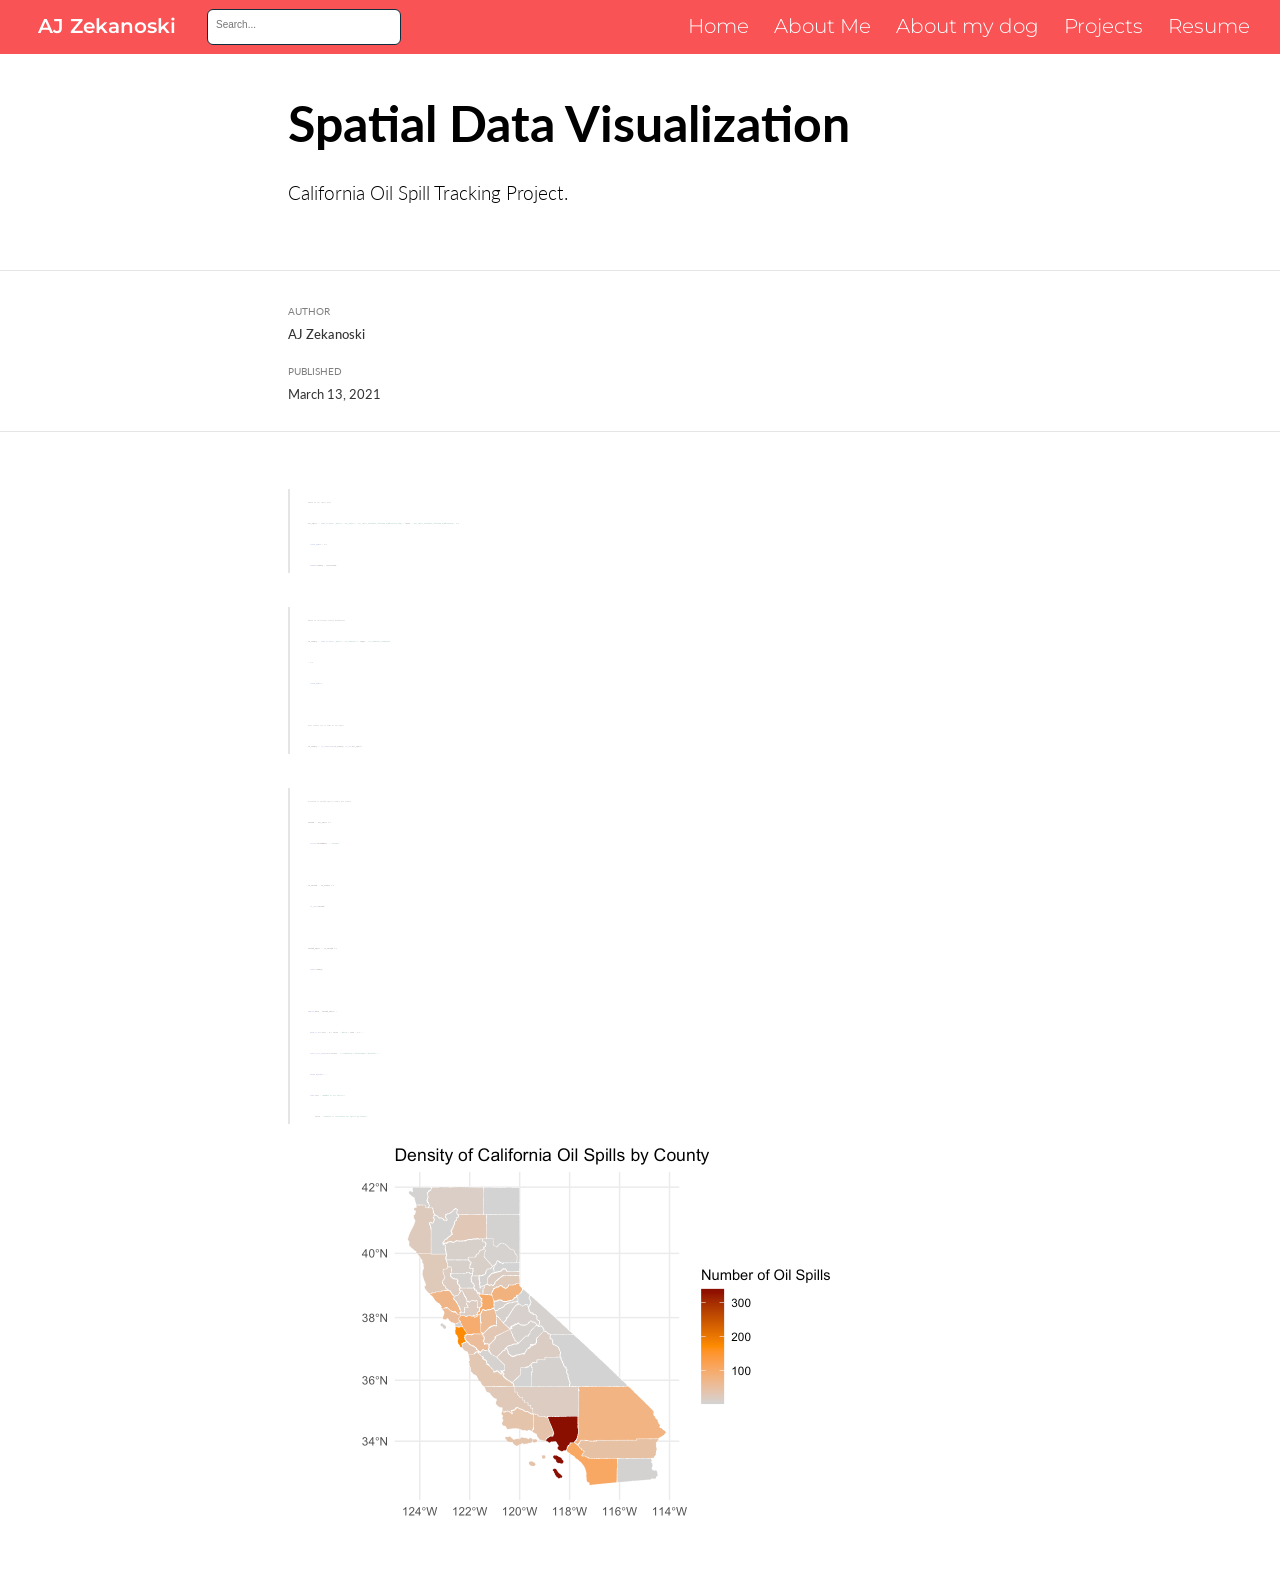
<file: docs/posts/index.html>
<!DOCTYPE html>

<html xmlns="http://www.w3.org/1999/xhtml" lang="" xml:lang="">

<head>
  <meta charset="utf-8"/>
  <meta name="viewport" content="width=device-width, initial-scale=1"/>
  <meta http-equiv="X-UA-Compatible" content="IE=Edge,chrome=1"/>
  <meta name="generator" content="distill" />

  <style type="text/css">
  /* Hide doc at startup (prevent jankiness while JS renders/transforms) */
  body {
    visibility: hidden;
  }
  </style>

 <!--radix_placeholder_import_source-->
 <!--/radix_placeholder_import_source-->

<style type="text/css">code{white-space: pre;}</style>
<style type="text/css" data-origin="pandoc">
pre > code.sourceCode { white-space: pre; position: relative; }
pre > code.sourceCode > span { display: inline-block; line-height: 1.25; }
pre > code.sourceCode > span:empty { height: 1.2em; }
code.sourceCode > span { color: inherit; text-decoration: inherit; }
div.sourceCode { margin: 1em 0; }
pre.sourceCode { margin: 0; }
@media screen {
div.sourceCode { overflow: auto; }
}
@media print {
pre > code.sourceCode { white-space: pre-wrap; }
pre > code.sourceCode > span { text-indent: -5em; padding-left: 5em; }
}
pre.numberSource code
  { counter-reset: source-line 0; }
pre.numberSource code > span
  { position: relative; left: -4em; counter-increment: source-line; }
pre.numberSource code > span > a:first-child::before
  { content: counter(source-line);
    position: relative; left: -1em; text-align: right; vertical-align: baseline;
    border: none; display: inline-block;
    -webkit-touch-callout: none; -webkit-user-select: none;
    -khtml-user-select: none; -moz-user-select: none;
    -ms-user-select: none; user-select: none;
    padding: 0 4px; width: 4em;
    color: #aaaaaa;
  }
pre.numberSource { margin-left: 3em; border-left: 1px solid #aaaaaa;  padding-left: 4px; }
div.sourceCode
  {   }
@media screen {
pre > code.sourceCode > span > a:first-child::before { text-decoration: underline; }
}
code span.al { color: #ad0000; } /* Alert */
code span.an { color: #5e5e5e; } /* Annotation */
code span.at { color: #20794d; } /* Attribute */
code span.bn { color: #ad0000; } /* BaseN */
code span.bu { } /* BuiltIn */
code span.cf { color: #007ba5; } /* ControlFlow */
code span.ch { color: #20794d; } /* Char */
code span.cn { color: #8f5902; } /* Constant */
code span.co { color: #5e5e5e; } /* Comment */
code span.cv { color: #5e5e5e; font-style: italic; } /* CommentVar */
code span.do { color: #5e5e5e; font-style: italic; } /* Documentation */
code span.dt { color: #ad0000; } /* DataType */
code span.dv { color: #ad0000; } /* DecVal */
code span.er { color: #ad0000; } /* Error */
code span.ex { } /* Extension */
code span.fl { color: #ad0000; } /* Float */
code span.fu { color: #4758ab; } /* Function */
code span.im { } /* Import */
code span.in { color: #5e5e5e; } /* Information */
code span.kw { color: #007ba5; } /* Keyword */
code span.op { color: #5e5e5e; } /* Operator */
code span.ot { color: #007ba5; } /* Other */
code span.pp { color: #ad0000; } /* Preprocessor */
code span.sc { color: #20794d; } /* SpecialChar */
code span.ss { color: #20794d; } /* SpecialString */
code span.st { color: #20794d; } /* String */
code span.va { color: #111111; } /* Variable */
code span.vs { color: #20794d; } /* VerbatimString */
code span.wa { color: #5e5e5e; font-style: italic; } /* Warning */
</style>

  <!--radix_placeholder_meta_tags-->
<title>AJ Zekanoski: Spatial Data Visualization</title>

<meta property="description" itemprop="description" content="California Oil Spill Tracking Project."/>


<!--  https://schema.org/Article -->
<meta property="article:published" itemprop="datePublished" content="2021-03-13"/>
<meta property="article:created" itemprop="dateCreated" content="2021-03-13"/>
<meta name="article:author" content="AJ Zekanoski"/>

<!--  https://developers.facebook.com/docs/sharing/webmasters#markup -->
<meta property="og:title" content="AJ Zekanoski: Spatial Data Visualization"/>
<meta property="og:type" content="article"/>
<meta property="og:description" content="California Oil Spill Tracking Project."/>
<meta property="og:locale" content="en_US"/>
<meta property="og:site_name" content="AJ Zekanoski"/>

<!--  https://dev.twitter.com/cards/types/summary -->
<meta property="twitter:card" content="summary"/>
<meta property="twitter:title" content="AJ Zekanoski: Spatial Data Visualization"/>
<meta property="twitter:description" content="California Oil Spill Tracking Project."/>

<!--/radix_placeholder_meta_tags-->
  <!--radix_placeholder_rmarkdown_metadata-->

<script type="text/json" id="radix-rmarkdown-metadata">
{"type":"list","attributes":{"names":{"type":"character","attributes":{},"value":["title","description","theme","author","date","output"]}},"value":[{"type":"character","attributes":{},"value":["Spatial Data Visualization"]},{"type":"character","attributes":{},"value":["California Oil Spill Tracking Project."]},{"type":"character","attributes":{},"value":["aj_theme.css"]},{"type":"list","attributes":{},"value":[{"type":"list","attributes":{"names":{"type":"character","attributes":{},"value":["name"]}},"value":[{"type":"character","attributes":{},"value":["AJ Zekanoski"]}]}]},{"type":"character","attributes":{},"value":["2021-03-13"]},{"type":"list","attributes":{"names":{"type":"character","attributes":{},"value":["distill::distill_article"]}},"value":[{"type":"list","attributes":{"names":{"type":"character","attributes":{},"value":["self_contained"]}},"value":[{"type":"logical","attributes":{},"value":[false]}]}]}]}
</script>
<!--/radix_placeholder_rmarkdown_metadata-->
  
  <script type="text/json" id="radix-resource-manifest">
  {"type":"character","attributes":{},"value":["2021-02-12-welcome/data/sierra_amphibians.xlsx","2021-02-12-welcome/data/world_env_vars.csv","2021-02-12-welcome/welcome_files/anchor-4.2.2/anchor.min.js","2021-02-12-welcome/welcome_files/bowser-1.9.3/bowser.min.js","2021-02-12-welcome/welcome_files/distill-2.2.21/template.v2.js","2021-02-12-welcome/welcome_files/figure-html5/unnamed-chunk-1-1.png","2021-02-12-welcome/welcome_files/figure-html5/unnamed-chunk-2-1.png","2021-02-12-welcome/welcome_files/header-attrs-2.6.6/header-attrs.js","2021-02-12-welcome/welcome_files/header-attrs-2.7/header-attrs.js","2021-02-12-welcome/welcome_files/jquery-1.11.3/jquery.min.js","2021-02-12-welcome/welcome_files/popper-2.6.0/popper.min.js","2021-02-12-welcome/welcome_files/tippy-6.2.7/tippy-bundle.umd.min.js","2021-02-12-welcome/welcome_files/tippy-6.2.7/tippy-light-border.css","2021-02-12-welcome/welcome_files/tippy-6.2.7/tippy.css","2021-02-12-welcome/welcome_files/tippy-6.2.7/tippy.umd.min.js","2021-02-12-welcome/welcome_files/webcomponents-2.0.0/webcomponents.js","2021-02-12-welcome/welcome.html","2021-02-12-welcome/welcome.Rmd","ca_counties/CA_Counties_TIGER2016.cpg","ca_counties/CA_Counties_TIGER2016.dbf","ca_counties/CA_Counties_TIGER2016.prj","ca_counties/CA_Counties_TIGER2016.sbn","ca_counties/CA_Counties_TIGER2016.sbx","ca_counties/CA_Counties_TIGER2016.shp","ca_counties/CA_Counties_TIGER2016.shp.xml","ca_counties/CA_Counties_TIGER2016.shx","lobster/lobster_abundance_sbc_lter.csv","lobster/lobster_files/anchor-4.2.2/anchor.min.js","lobster/lobster_files/bowser-1.9.3/bowser.min.js","lobster/lobster_files/distill-2.2.21/template.v2.js","lobster/lobster_files/figure-html5/unnamed-chunk-3-1.png","lobster/lobster_files/figure-html5/unnamed-chunk-5-1.png","lobster/lobster_files/header-attrs-2.7/header-attrs.js","lobster/lobster_files/jquery-1.11.3/jquery.min.js","lobster/lobster_files/kePrint-0.0.1/kePrint.js","lobster/lobster_files/lightable-0.0.1/lightable.css","lobster/lobster_files/popper-2.6.0/popper.min.js","lobster/lobster_files/tippy-6.2.7/tippy-bundle.umd.min.js","lobster/lobster_files/tippy-6.2.7/tippy-light-border.css","lobster/lobster_files/tippy-6.2.7/tippy.css","lobster/lobster_files/tippy-6.2.7/tippy.umd.min.js","lobster/lobster_files/webcomponents-2.0.0/webcomponents.js","lobster/lobster.html","lobster/lobster.Rmd","oil_spill/Oil_Spill_Incident_Tracking_%5Bds394%5D-shp/Oil_Spill_Incident_Tracking_%5Bds394%5D.cpg","oil_spill/Oil_Spill_Incident_Tracking_%5Bds394%5D-shp/Oil_Spill_Incident_Tracking_%5Bds394%5D.dbf","oil_spill/Oil_Spill_Incident_Tracking_%5Bds394%5D-shp/Oil_Spill_Incident_Tracking_%5Bds394%5D.prj","oil_spill/Oil_Spill_Incident_Tracking_%5Bds394%5D-shp/Oil_Spill_Incident_Tracking_%5Bds394%5D.shp","oil_spill/Oil_Spill_Incident_Tracking_%5Bds394%5D-shp/Oil_Spill_Incident_Tracking_%5Bds394%5D.shx","oil_spill/Oil_Spill_Incident_Tracking_%5Bds394%5D-shp/Oil_Spill_Incident_Tracking_%5Bds394%5D.xml","oil_spill/spatial_data_files/anchor-4.2.2/anchor.min.js","oil_spill/spatial_data_files/bowser-1.9.3/bowser.min.js","oil_spill/spatial_data_files/distill-2.2.21/template.v2.js","oil_spill/spatial_data_files/figure-html5/unnamed-chunk-3-1.png","oil_spill/spatial_data_files/figure-html5/unnamed-chunk-4-1.png","oil_spill/spatial_data_files/header-attrs-2.7/header-attrs.js","oil_spill/spatial_data_files/jquery-1.11.3/jquery.min.js","oil_spill/spatial_data_files/popper-2.6.0/popper.min.js","oil_spill/spatial_data_files/tippy-6.2.7/tippy-bundle.umd.min.js","oil_spill/spatial_data_files/tippy-6.2.7/tippy-light-border.css","oil_spill/spatial_data_files/tippy-6.2.7/tippy.css","oil_spill/spatial_data_files/tippy-6.2.7/tippy.umd.min.js","oil_spill/spatial_data_files/webcomponents-2.0.0/webcomponents.js","oil_spill/spatial_data.html","oil_spill/spatial_data.Rmd","spatial_data_files/figure-html5/unnamed-chunk-3-1.png","text_analysis/cowboys.pdf","text_analysis/text_analysis_cache/html5/__packages","text_analysis/text_analysis_cache/html5/unnamed-chunk-1_5b77e4d681ce21957baddff82766fc34.RData","text_analysis/text_analysis_cache/html5/unnamed-chunk-1_5b77e4d681ce21957baddff82766fc34.rdb","text_analysis/text_analysis_cache/html5/unnamed-chunk-1_5b77e4d681ce21957baddff82766fc34.rdx","text_analysis/text_analysis_files/anchor-4.2.2/anchor.min.js","text_analysis/text_analysis_files/bowser-1.9.3/bowser.min.js","text_analysis/text_analysis_files/distill-2.2.21/template.v2.js","text_analysis/text_analysis_files/figure-html5/unnamed-chunk-11-1.png","text_analysis/text_analysis_files/figure-html5/unnamed-chunk-13-1.png","text_analysis/text_analysis_files/header-attrs-2.7/header-attrs.js","text_analysis/text_analysis_files/jquery-1.11.3/jquery.min.js","text_analysis/text_analysis_files/popper-2.6.0/popper.min.js","text_analysis/text_analysis_files/tippy-6.2.7/tippy-bundle.umd.min.js","text_analysis/text_analysis_files/tippy-6.2.7/tippy-light-border.css","text_analysis/text_analysis_files/tippy-6.2.7/tippy.css","text_analysis/text_analysis_files/tippy-6.2.7/tippy.umd.min.js","text_analysis/text_analysis_files/webcomponents-2.0.0/webcomponents.js","text_analysis/text_analysis.html","text_analysis/text_analysis.Rmd"]}
  </script>
  <!--radix_placeholder_navigation_in_header-->
<meta name="distill:offset" content=".."/>

<script type="application/javascript">

  window.headroom_prevent_pin = false;

  window.document.addEventListener("DOMContentLoaded", function (event) {

    // initialize headroom for banner
    var header = $('header').get(0);
    var headerHeight = header.offsetHeight;
    var headroom = new Headroom(header, {
      tolerance: 5,
      onPin : function() {
        if (window.headroom_prevent_pin) {
          window.headroom_prevent_pin = false;
          headroom.unpin();
        }
      }
    });
    headroom.init();
    if(window.location.hash)
      headroom.unpin();
    $(header).addClass('headroom--transition');

    // offset scroll location for banner on hash change
    // (see: https://github.com/WickyNilliams/headroom.js/issues/38)
    window.addEventListener("hashchange", function(event) {
      window.scrollTo(0, window.pageYOffset - (headerHeight + 25));
    });

    // responsive menu
    $('.distill-site-header').each(function(i, val) {
      var topnav = $(this);
      var toggle = topnav.find('.nav-toggle');
      toggle.on('click', function() {
        topnav.toggleClass('responsive');
      });
    });

    // nav dropdowns
    $('.nav-dropbtn').click(function(e) {
      $(this).next('.nav-dropdown-content').toggleClass('nav-dropdown-active');
      $(this).parent().siblings('.nav-dropdown')
         .children('.nav-dropdown-content').removeClass('nav-dropdown-active');
    });
    $("body").click(function(e){
      $('.nav-dropdown-content').removeClass('nav-dropdown-active');
    });
    $(".nav-dropdown").click(function(e){
      e.stopPropagation();
    });
  });
</script>

<style type="text/css">

/* Theme (user-documented overrideables for nav appearance) */

.distill-site-nav {
  color: rgba(255, 255, 255, 0.8);
  background-color: #0F2E3D;
  font-size: 15px;
  font-weight: 300;
}

.distill-site-nav a {
  color: inherit;
  text-decoration: none;
}

.distill-site-nav a:hover {
  color: white;
}

@media print {
  .distill-site-nav {
    display: none;
  }
}

.distill-site-header {

}

.distill-site-footer {

}


/* Site Header */

.distill-site-header {
  width: 100%;
  box-sizing: border-box;
  z-index: 3;
}

.distill-site-header .nav-left {
  display: inline-block;
  margin-left: 8px;
}

@media screen and (max-width: 768px) {
  .distill-site-header .nav-left {
    margin-left: 0;
  }
}


.distill-site-header .nav-right {
  float: right;
  margin-right: 8px;
}

.distill-site-header a,
.distill-site-header .title {
  display: inline-block;
  text-align: center;
  padding: 14px 10px 14px 10px;
}

.distill-site-header .title {
  font-size: 18px;
  min-width: 150px;
}

.distill-site-header .logo {
  padding: 0;
}

.distill-site-header .logo img {
  display: none;
  max-height: 20px;
  width: auto;
  margin-bottom: -4px;
}

.distill-site-header .nav-image img {
  max-height: 18px;
  width: auto;
  display: inline-block;
  margin-bottom: -3px;
}



@media screen and (min-width: 1000px) {
  .distill-site-header .logo img {
    display: inline-block;
  }
  .distill-site-header .nav-left {
    margin-left: 20px;
  }
  .distill-site-header .nav-right {
    margin-right: 20px;
  }
  .distill-site-header .title {
    padding-left: 12px;
  }
}


.distill-site-header .nav-toggle {
  display: none;
}

.nav-dropdown {
  display: inline-block;
  position: relative;
}

.nav-dropdown .nav-dropbtn {
  border: none;
  outline: none;
  color: rgba(255, 255, 255, 0.8);
  padding: 16px 10px;
  background-color: transparent;
  font-family: inherit;
  font-size: inherit;
  font-weight: inherit;
  margin: 0;
  margin-top: 1px;
  z-index: 2;
}

.nav-dropdown-content {
  display: none;
  position: absolute;
  background-color: white;
  min-width: 200px;
  border: 1px solid rgba(0,0,0,0.15);
  border-radius: 4px;
  box-shadow: 0px 8px 16px 0px rgba(0,0,0,0.1);
  z-index: 1;
  margin-top: 2px;
  white-space: nowrap;
  padding-top: 4px;
  padding-bottom: 4px;
}

.nav-dropdown-content hr {
  margin-top: 4px;
  margin-bottom: 4px;
  border: none;
  border-bottom: 1px solid rgba(0, 0, 0, 0.1);
}

.nav-dropdown-active {
  display: block;
}

.nav-dropdown-content a, .nav-dropdown-content .nav-dropdown-header {
  color: black;
  padding: 6px 24px;
  text-decoration: none;
  display: block;
  text-align: left;
}

.nav-dropdown-content .nav-dropdown-header {
  display: block;
  padding: 5px 24px;
  padding-bottom: 0;
  text-transform: uppercase;
  font-size: 14px;
  color: #999999;
  white-space: nowrap;
}

.nav-dropdown:hover .nav-dropbtn {
  color: white;
}

.nav-dropdown-content a:hover {
  background-color: #ddd;
  color: black;
}

.nav-right .nav-dropdown-content {
  margin-left: -45%;
  right: 0;
}

@media screen and (max-width: 768px) {
  .distill-site-header a, .distill-site-header .nav-dropdown  {display: none;}
  .distill-site-header a.nav-toggle {
    float: right;
    display: block;
  }
  .distill-site-header .title {
    margin-left: 0;
  }
  .distill-site-header .nav-right {
    margin-right: 0;
  }
  .distill-site-header {
    overflow: hidden;
  }
  .nav-right .nav-dropdown-content {
    margin-left: 0;
  }
}


@media screen and (max-width: 768px) {
  .distill-site-header.responsive {position: relative; min-height: 500px; }
  .distill-site-header.responsive a.nav-toggle {
    position: absolute;
    right: 0;
    top: 0;
  }
  .distill-site-header.responsive a,
  .distill-site-header.responsive .nav-dropdown {
    display: block;
    text-align: left;
  }
  .distill-site-header.responsive .nav-left,
  .distill-site-header.responsive .nav-right {
    width: 100%;
  }
  .distill-site-header.responsive .nav-dropdown {float: none;}
  .distill-site-header.responsive .nav-dropdown-content {position: relative;}
  .distill-site-header.responsive .nav-dropdown .nav-dropbtn {
    display: block;
    width: 100%;
    text-align: left;
  }
}

/* Site Footer */

.distill-site-footer {
  width: 100%;
  overflow: hidden;
  box-sizing: border-box;
  z-index: 3;
  margin-top: 30px;
  padding-top: 30px;
  padding-bottom: 30px;
  text-align: center;
}

/* Headroom */

d-title {
  padding-top: 6rem;
}

@media print {
  d-title {
    padding-top: 4rem;
  }
}

.headroom {
  z-index: 1000;
  position: fixed;
  top: 0;
  left: 0;
  right: 0;
}

.headroom--transition {
  transition: all .4s ease-in-out;
}

.headroom--unpinned {
  top: -100px;
}

.headroom--pinned {
  top: 0;
}

/* adjust viewport for navbar height */
/* helps vertically center bootstrap (non-distill) content */
.min-vh-100 {
  min-height: calc(100vh - 100px) !important;
}

</style>

<script src="../site_libs/jquery-1.11.3/jquery.min.js"></script>
<link href="../site_libs/font-awesome-5.1.0/css/all.css" rel="stylesheet"/>
<link href="../site_libs/font-awesome-5.1.0/css/v4-shims.css" rel="stylesheet"/>
<script src="../site_libs/headroom-0.9.4/headroom.min.js"></script>
<script src="../site_libs/autocomplete-0.37.1/autocomplete.min.js"></script>
<script src="../site_libs/fuse-6.4.1/fuse.min.js"></script>

<script type="application/javascript">

function getMeta(metaName) {
  var metas = document.getElementsByTagName('meta');
  for (let i = 0; i < metas.length; i++) {
    if (metas[i].getAttribute('name') === metaName) {
      return metas[i].getAttribute('content');
    }
  }
  return '';
}

function offsetURL(url) {
  var offset = getMeta('distill:offset');
  return offset ? offset + '/' + url : url;
}

function createFuseIndex() {

  // create fuse index
  var options = {
    keys: [
      { name: 'title', weight: 20 },
      { name: 'categories', weight: 15 },
      { name: 'description', weight: 10 },
      { name: 'contents', weight: 5 },
    ],
    ignoreLocation: true,
    threshold: 0
  };
  var fuse = new window.Fuse([], options);

  // fetch the main search.json
  return fetch(offsetURL('search.json'))
    .then(function(response) {
      if (response.status == 200) {
        return response.json().then(function(json) {
          // index main articles
          json.articles.forEach(function(article) {
            fuse.add(article);
          });
          // download collections and index their articles
          return Promise.all(json.collections.map(function(collection) {
            return fetch(offsetURL(collection)).then(function(response) {
              if (response.status === 200) {
                return response.json().then(function(articles) {
                  articles.forEach(function(article) {
                    fuse.add(article);
                  });
                })
              } else {
                return Promise.reject(
                  new Error('Unexpected status from search index request: ' +
                            response.status)
                );
              }
            });
          })).then(function() {
            return fuse;
          });
        });

      } else {
        return Promise.reject(
          new Error('Unexpected status from search index request: ' +
                      response.status)
        );
      }
    });
}

window.document.addEventListener("DOMContentLoaded", function (event) {

  // get search element (bail if we don't have one)
  var searchEl = window.document.getElementById('distill-search');
  if (!searchEl)
    return;

  createFuseIndex()
    .then(function(fuse) {

      // make search box visible
      searchEl.classList.remove('hidden');

      // initialize autocomplete
      var options = {
        autoselect: true,
        hint: false,
        minLength: 2,
      };
      window.autocomplete(searchEl, options, [{
        source: function(query, callback) {
          const searchOptions = {
            isCaseSensitive: false,
            shouldSort: true,
            minMatchCharLength: 2,
            limit: 10,
          };
          var results = fuse.search(query, searchOptions);
          callback(results
            .map(function(result) { return result.item; })
          );
        },
        templates: {
          suggestion: function(suggestion) {
            var img = suggestion.preview && Object.keys(suggestion.preview).length > 0
              ? `<img src="${offsetURL(suggestion.preview)}"</img>`
              : '';
            var html = `
              <div class="search-item">
                <h3>${suggestion.title}</h3>
                <div class="search-item-description">
                  ${suggestion.description || ''}
                </div>
                <div class="search-item-preview">
                  ${img}
                </div>
              </div>
            `;
            return html;
          }
        }
      }]).on('autocomplete:selected', function(event, suggestion) {
        window.location.href = offsetURL(suggestion.path);
      });
      // remove inline display style on autocompleter (we want to
      // manage responsive display via css)
      $('.algolia-autocomplete').css("display", "");
    })
    .catch(function(error) {
      console.log(error);
    });

});

</script>

<style type="text/css">

.nav-search {
  font-size: x-small;
}

/* Algolioa Autocomplete */

.algolia-autocomplete {
  display: inline-block;
  margin-left: 10px;
  vertical-align: sub;
  background-color: white;
  color: black;
  padding: 6px;
  padding-top: 8px;
  padding-bottom: 0;
  border-radius: 6px;
  border: 1px #0F2E3D solid;
  width: 180px;
}


@media screen and (max-width: 768px) {
  .distill-site-nav .algolia-autocomplete {
    display: none;
    visibility: hidden;
  }
  .distill-site-nav.responsive .algolia-autocomplete {
    display: inline-block;
    visibility: visible;
  }
  .distill-site-nav.responsive .algolia-autocomplete .aa-dropdown-menu {
    margin-left: 0;
    width: 400px;
    max-height: 400px;
  }
}

.algolia-autocomplete .aa-input, .algolia-autocomplete .aa-hint {
  width: 90%;
  outline: none;
  border: none;
}

.algolia-autocomplete .aa-hint {
  color: #999;
}
.algolia-autocomplete .aa-dropdown-menu {
  width: 550px;
  max-height: 70vh;
  overflow-x: visible;
  overflow-y: scroll;
  padding: 5px;
  margin-top: 3px;
  margin-left: -150px;
  background-color: #fff;
  border-radius: 5px;
  border: 1px solid #999;
  border-top: none;
}

.algolia-autocomplete .aa-dropdown-menu .aa-suggestion {
  cursor: pointer;
  padding: 5px 4px;
  border-bottom: 1px solid #eee;
}

.algolia-autocomplete .aa-dropdown-menu .aa-suggestion:last-of-type {
  border-bottom: none;
  margin-bottom: 2px;
}

.algolia-autocomplete .aa-dropdown-menu .aa-suggestion .search-item {
  overflow: hidden;
  font-size: 0.8em;
  line-height: 1.4em;
}

.algolia-autocomplete .aa-dropdown-menu .aa-suggestion .search-item h3 {
  font-size: 1rem;
  margin-block-start: 0;
  margin-block-end: 5px;
}

.algolia-autocomplete .aa-dropdown-menu .aa-suggestion .search-item-description {
  display: inline-block;
  overflow: hidden;
  height: 2.8em;
  width: 80%;
  margin-right: 4%;
}

.algolia-autocomplete .aa-dropdown-menu .aa-suggestion .search-item-preview {
  display: inline-block;
  width: 15%;
}

.algolia-autocomplete .aa-dropdown-menu .aa-suggestion .search-item-preview img {
  height: 3em;
  width: auto;
  display: none;
}

.algolia-autocomplete .aa-dropdown-menu .aa-suggestion .search-item-preview img[src] {
  display: initial;
}

.algolia-autocomplete .aa-dropdown-menu .aa-suggestion.aa-cursor {
  background-color: #eee;
}
.algolia-autocomplete .aa-dropdown-menu .aa-suggestion em {
  font-weight: bold;
  font-style: normal;
}

</style>


<!--/radix_placeholder_navigation_in_header-->
  <!--radix_placeholder_distill-->

<style type="text/css">

body {
  background-color: white;
}

.pandoc-table {
  width: 100%;
}

.pandoc-table>caption {
  margin-bottom: 10px;
}

.pandoc-table th:not([align]) {
  text-align: left;
}

.pagedtable-footer {
  font-size: 15px;
}

d-byline .byline {
  grid-template-columns: 2fr 2fr;
}

d-byline .byline h3 {
  margin-block-start: 1.5em;
}

d-byline .byline .authors-affiliations h3 {
  margin-block-start: 0.5em;
}

.authors-affiliations .orcid-id {
  width: 16px;
  height:16px;
  margin-left: 4px;
  margin-right: 4px;
  vertical-align: middle;
  padding-bottom: 2px;
}

d-title .dt-tags {
  margin-top: 1em;
  grid-column: text;
}

.dt-tags .dt-tag {
  text-decoration: none;
  display: inline-block;
  color: rgba(0,0,0,0.6);
  padding: 0em 0.4em;
  margin-right: 0.5em;
  margin-bottom: 0.4em;
  font-size: 70%;
  border: 1px solid rgba(0,0,0,0.2);
  border-radius: 3px;
  text-transform: uppercase;
  font-weight: 500;
}

d-article table.gt_table td,
d-article table.gt_table th {
  border-bottom: none;
}

.html-widget {
  margin-bottom: 2.0em;
}

.l-screen-inset {
  padding-right: 16px;
}

.l-screen .caption {
  margin-left: 10px;
}

.shaded {
  background: rgb(247, 247, 247);
  padding-top: 20px;
  padding-bottom: 20px;
  border-top: 1px solid rgba(0, 0, 0, 0.1);
  border-bottom: 1px solid rgba(0, 0, 0, 0.1);
}

.shaded .html-widget {
  margin-bottom: 0;
  border: 1px solid rgba(0, 0, 0, 0.1);
}

.shaded .shaded-content {
  background: white;
}

.text-output {
  margin-top: 0;
  line-height: 1.5em;
}

.hidden {
  display: none !important;
}

d-article {
  padding-top: 2.5rem;
  padding-bottom: 30px;
}

d-appendix {
  padding-top: 30px;
}

d-article>p>img {
  width: 100%;
}

d-article h2 {
  margin: 1rem 0 1.5rem 0;
}

d-article h3 {
  margin-top: 1.5rem;
}

d-article iframe {
  border: 1px solid rgba(0, 0, 0, 0.1);
  margin-bottom: 2.0em;
  width: 100%;
}

/* Tweak code blocks */

d-article div.sourceCode code,
d-article pre code {
  font-family: Consolas, Monaco, 'Andale Mono', 'Ubuntu Mono', monospace;
}

d-article pre,
d-article div.sourceCode,
d-article div.sourceCode pre {
  overflow: auto;
}

d-article div.sourceCode {
  background-color: white;
}

d-article div.sourceCode pre {
  padding-left: 10px;
  font-size: 12px;
  border-left: 2px solid rgba(0,0,0,0.1);
}

d-article pre {
  font-size: 12px;
  color: black;
  background: none;
  margin-top: 0;
  text-align: left;
  white-space: pre;
  word-spacing: normal;
  word-break: normal;
  word-wrap: normal;
  line-height: 1.5;

  -moz-tab-size: 4;
  -o-tab-size: 4;
  tab-size: 4;

  -webkit-hyphens: none;
  -moz-hyphens: none;
  -ms-hyphens: none;
  hyphens: none;
}

d-article pre a {
  border-bottom: none;
}

d-article pre a:hover {
  border-bottom: none;
  text-decoration: underline;
}

d-article details {
  grid-column: text;
  margin-bottom: 0.8em;
}

@media(min-width: 768px) {

d-article pre,
d-article div.sourceCode,
d-article div.sourceCode pre {
  overflow: visible !important;
}

d-article div.sourceCode pre {
  padding-left: 18px;
  font-size: 14px;
}

d-article pre {
  font-size: 14px;
}

}

figure img.external {
  background: white;
  border: 1px solid rgba(0, 0, 0, 0.1);
  box-shadow: 0 1px 8px rgba(0, 0, 0, 0.1);
  padding: 18px;
  box-sizing: border-box;
}

/* CSS for d-contents */

.d-contents {
  grid-column: text;
  color: rgba(0,0,0,0.8);
  font-size: 0.9em;
  padding-bottom: 1em;
  margin-bottom: 1em;
  padding-bottom: 0.5em;
  margin-bottom: 1em;
  padding-left: 0.25em;
  justify-self: start;
}

@media(min-width: 1000px) {
  .d-contents.d-contents-float {
    height: 0;
    grid-column-start: 1;
    grid-column-end: 4;
    justify-self: center;
    padding-right: 3em;
    padding-left: 2em;
  }
}

.d-contents nav h3 {
  font-size: 18px;
  margin-top: 0;
  margin-bottom: 1em;
}

.d-contents li {
  list-style-type: none
}

.d-contents nav > ul {
  padding-left: 0;
}

.d-contents ul {
  padding-left: 1em
}

.d-contents nav ul li {
  margin-top: 0.6em;
  margin-bottom: 0.2em;
}

.d-contents nav a {
  font-size: 13px;
  border-bottom: none;
  text-decoration: none
  color: rgba(0, 0, 0, 0.8);
}

.d-contents nav a:hover {
  text-decoration: underline solid rgba(0, 0, 0, 0.6)
}

.d-contents nav > ul > li > a {
  font-weight: 600;
}

.d-contents nav > ul > li > ul {
  font-weight: inherit;
}

.d-contents nav > ul > li > ul > li {
  margin-top: 0.2em;
}


.d-contents nav ul {
  margin-top: 0;
  margin-bottom: 0.25em;
}

.d-article-with-toc h2:nth-child(2) {
  margin-top: 0;
}


/* Figure */

.figure {
  position: relative;
  margin-bottom: 2.5em;
  margin-top: 1.5em;
}

.figure img {
  width: 100%;
}

.figure .caption {
  color: rgba(0, 0, 0, 0.6);
  font-size: 12px;
  line-height: 1.5em;
}

.figure img.external {
  background: white;
  border: 1px solid rgba(0, 0, 0, 0.1);
  box-shadow: 0 1px 8px rgba(0, 0, 0, 0.1);
  padding: 18px;
  box-sizing: border-box;
}

.figure .caption a {
  color: rgba(0, 0, 0, 0.6);
}

.figure .caption b,
.figure .caption strong, {
  font-weight: 600;
  color: rgba(0, 0, 0, 1.0);
}

/* Citations */

d-article .citation {
  color: inherit;
  cursor: inherit;
}

div.hanging-indent{
  margin-left: 1em; text-indent: -1em;
}

/* Citation hover box */

.tippy-box[data-theme~=light-border] {
  background-color: rgba(250, 250, 250, 0.95);
}

.tippy-content > p {
  margin-bottom: 0;
  padding: 2px;
}


/* Tweak 1000px media break to show more text */

@media(min-width: 1000px) {
  .base-grid,
  distill-header,
  d-title,
  d-abstract,
  d-article,
  d-appendix,
  distill-appendix,
  d-byline,
  d-footnote-list,
  d-citation-list,
  distill-footer {
    grid-template-columns: [screen-start] 1fr [page-start kicker-start] 80px [middle-start] 50px [text-start kicker-end] 65px 65px 65px 65px 65px 65px 65px 65px [text-end gutter-start] 65px [middle-end] 65px [page-end gutter-end] 1fr [screen-end];
    grid-column-gap: 16px;
  }

  .grid {
    grid-column-gap: 16px;
  }

  d-article {
    font-size: 1.06rem;
    line-height: 1.7em;
  }
  figure .caption, .figure .caption, figure figcaption {
    font-size: 13px;
  }
}

@media(min-width: 1180px) {
  .base-grid,
  distill-header,
  d-title,
  d-abstract,
  d-article,
  d-appendix,
  distill-appendix,
  d-byline,
  d-footnote-list,
  d-citation-list,
  distill-footer {
    grid-template-columns: [screen-start] 1fr [page-start kicker-start] 60px [middle-start] 60px [text-start kicker-end] 60px 60px 60px 60px 60px 60px 60px 60px [text-end gutter-start] 60px [middle-end] 60px [page-end gutter-end] 1fr [screen-end];
    grid-column-gap: 32px;
  }

  .grid {
    grid-column-gap: 32px;
  }
}


/* Get the citation styles for the appendix (not auto-injected on render since
   we do our own rendering of the citation appendix) */

d-appendix .citation-appendix,
.d-appendix .citation-appendix {
  font-size: 11px;
  line-height: 15px;
  border-left: 1px solid rgba(0, 0, 0, 0.1);
  padding-left: 18px;
  border: 1px solid rgba(0,0,0,0.1);
  background: rgba(0, 0, 0, 0.02);
  padding: 10px 18px;
  border-radius: 3px;
  color: rgba(150, 150, 150, 1);
  overflow: hidden;
  margin-top: -12px;
  white-space: pre-wrap;
  word-wrap: break-word;
}

/* Include appendix styles here so they can be overridden */

d-appendix {
  contain: layout style;
  font-size: 0.8em;
  line-height: 1.7em;
  margin-top: 60px;
  margin-bottom: 0;
  border-top: 1px solid rgba(0, 0, 0, 0.1);
  color: rgba(0,0,0,0.5);
  padding-top: 60px;
  padding-bottom: 48px;
}

d-appendix h3 {
  grid-column: page-start / text-start;
  font-size: 15px;
  font-weight: 500;
  margin-top: 1em;
  margin-bottom: 0;
  color: rgba(0,0,0,0.65);
}

d-appendix h3 + * {
  margin-top: 1em;
}

d-appendix ol {
  padding: 0 0 0 15px;
}

@media (min-width: 768px) {
  d-appendix ol {
    padding: 0 0 0 30px;
    margin-left: -30px;
  }
}

d-appendix li {
  margin-bottom: 1em;
}

d-appendix a {
  color: rgba(0, 0, 0, 0.6);
}

d-appendix > * {
  grid-column: text;
}

d-appendix > d-footnote-list,
d-appendix > d-citation-list,
d-appendix > distill-appendix {
  grid-column: screen;
}

/* Include footnote styles here so they can be overridden */

d-footnote-list {
  contain: layout style;
}

d-footnote-list > * {
  grid-column: text;
}

d-footnote-list a.footnote-backlink {
  color: rgba(0,0,0,0.3);
  padding-left: 0.5em;
}



/* Anchor.js */

.anchorjs-link {
  /*transition: all .25s linear; */
  text-decoration: none;
  border-bottom: none;
}
*:hover > .anchorjs-link {
  margin-left: -1.125em !important;
  text-decoration: none;
  border-bottom: none;
}

/* Social footer */

.social_footer {
  margin-top: 30px;
  margin-bottom: 0;
  color: rgba(0,0,0,0.67);
}

.disqus-comments {
  margin-right: 30px;
}

.disqus-comment-count {
  border-bottom: 1px solid rgba(0, 0, 0, 0.4);
  cursor: pointer;
}

#disqus_thread {
  margin-top: 30px;
}

.article-sharing a {
  border-bottom: none;
  margin-right: 8px;
}

.article-sharing a:hover {
  border-bottom: none;
}

.sidebar-section.subscribe {
  font-size: 12px;
  line-height: 1.6em;
}

.subscribe p {
  margin-bottom: 0.5em;
}


.article-footer .subscribe {
  font-size: 15px;
  margin-top: 45px;
}


.sidebar-section.custom {
  font-size: 12px;
  line-height: 1.6em;
}

.custom p {
  margin-bottom: 0.5em;
}

/* Styles for listing layout (hide title) */
.layout-listing d-title, .layout-listing .d-title {
  display: none;
}

/* Styles for posts lists (not auto-injected) */


.posts-with-sidebar {
  padding-left: 45px;
  padding-right: 45px;
}

.posts-list .description h2,
.posts-list .description p {
  font-family: -apple-system, BlinkMacSystemFont, "Segoe UI", Roboto, Oxygen, Ubuntu, Cantarell, "Fira Sans", "Droid Sans", "Helvetica Neue", Arial, sans-serif;
}

.posts-list .description h2 {
  font-weight: 700;
  border-bottom: none;
  padding-bottom: 0;
}

.posts-list h2.post-tag {
  border-bottom: 1px solid rgba(0, 0, 0, 0.2);
  padding-bottom: 12px;
}
.posts-list {
  margin-top: 60px;
  margin-bottom: 24px;
}

.posts-list .post-preview {
  text-decoration: none;
  overflow: hidden;
  display: block;
  border-bottom: 1px solid rgba(0, 0, 0, 0.1);
  padding: 24px 0;
}

.post-preview-last {
  border-bottom: none !important;
}

.posts-list .posts-list-caption {
  grid-column: screen;
  font-weight: 400;
}

.posts-list .post-preview h2 {
  margin: 0 0 6px 0;
  line-height: 1.2em;
  font-style: normal;
  font-size: 24px;
}

.posts-list .post-preview p {
  margin: 0 0 12px 0;
  line-height: 1.4em;
  font-size: 16px;
}

.posts-list .post-preview .thumbnail {
  box-sizing: border-box;
  margin-bottom: 24px;
  position: relative;
  max-width: 500px;
}
.posts-list .post-preview img {
  width: 100%;
  display: block;
}

.posts-list .metadata {
  font-size: 12px;
  line-height: 1.4em;
  margin-bottom: 18px;
}

.posts-list .metadata > * {
  display: inline-block;
}

.posts-list .metadata .publishedDate {
  margin-right: 2em;
}

.posts-list .metadata .dt-authors {
  display: block;
  margin-top: 0.3em;
  margin-right: 2em;
}

.posts-list .dt-tags {
  display: block;
  line-height: 1em;
}

.posts-list .dt-tags .dt-tag {
  display: inline-block;
  color: rgba(0,0,0,0.6);
  padding: 0.3em 0.4em;
  margin-right: 0.2em;
  margin-bottom: 0.4em;
  font-size: 60%;
  border: 1px solid rgba(0,0,0,0.2);
  border-radius: 3px;
  text-transform: uppercase;
  font-weight: 500;
}

.posts-list img {
  opacity: 1;
}

.posts-list img[data-src] {
  opacity: 0;
}

.posts-more {
  clear: both;
}


.posts-sidebar {
  font-size: 16px;
}

.posts-sidebar h3 {
  font-size: 16px;
  margin-top: 0;
  margin-bottom: 0.5em;
  font-weight: 400;
  text-transform: uppercase;
}

.sidebar-section {
  margin-bottom: 30px;
}

.categories ul {
  list-style-type: none;
  margin: 0;
  padding: 0;
}

.categories li {
  color: rgba(0, 0, 0, 0.8);
  margin-bottom: 0;
}

.categories li>a {
  border-bottom: none;
}

.categories li>a:hover {
  border-bottom: 1px solid rgba(0, 0, 0, 0.4);
}

.categories .active {
  font-weight: 600;
}

.categories .category-count {
  color: rgba(0, 0, 0, 0.4);
}


@media(min-width: 768px) {
  .posts-list .post-preview h2 {
    font-size: 26px;
  }
  .posts-list .post-preview .thumbnail {
    float: right;
    width: 30%;
    margin-bottom: 0;
  }
  .posts-list .post-preview .description {
    float: left;
    width: 45%;
  }
  .posts-list .post-preview .metadata {
    float: left;
    width: 20%;
    margin-top: 8px;
  }
  .posts-list .post-preview p {
    margin: 0 0 12px 0;
    line-height: 1.5em;
    font-size: 16px;
  }
  .posts-with-sidebar .posts-list {
    float: left;
    width: 75%;
  }
  .posts-with-sidebar .posts-sidebar {
    float: right;
    width: 20%;
    margin-top: 60px;
    padding-top: 24px;
    padding-bottom: 24px;
  }
}


/* Improve display for browsers without grid (IE/Edge <= 15) */

.downlevel {
  line-height: 1.6em;
  font-family: -apple-system, BlinkMacSystemFont, "Segoe UI", Roboto, Oxygen, Ubuntu, Cantarell, "Fira Sans", "Droid Sans", "Helvetica Neue", Arial, sans-serif;
  margin: 0;
}

.downlevel .d-title {
  padding-top: 6rem;
  padding-bottom: 1.5rem;
}

.downlevel .d-title h1 {
  font-size: 50px;
  font-weight: 700;
  line-height: 1.1em;
  margin: 0 0 0.5rem;
}

.downlevel .d-title p {
  font-weight: 300;
  font-size: 1.2rem;
  line-height: 1.55em;
  margin-top: 0;
}

.downlevel .d-byline {
  padding-top: 0.8em;
  padding-bottom: 0.8em;
  font-size: 0.8rem;
  line-height: 1.8em;
}

.downlevel .section-separator {
  border: none;
  border-top: 1px solid rgba(0, 0, 0, 0.1);
}

.downlevel .d-article {
  font-size: 1.06rem;
  line-height: 1.7em;
  padding-top: 1rem;
  padding-bottom: 2rem;
}


.downlevel .d-appendix {
  padding-left: 0;
  padding-right: 0;
  max-width: none;
  font-size: 0.8em;
  line-height: 1.7em;
  margin-bottom: 0;
  color: rgba(0,0,0,0.5);
  padding-top: 40px;
  padding-bottom: 48px;
}

.downlevel .footnotes ol {
  padding-left: 13px;
}

.downlevel .base-grid,
.downlevel .distill-header,
.downlevel .d-title,
.downlevel .d-abstract,
.downlevel .d-article,
.downlevel .d-appendix,
.downlevel .distill-appendix,
.downlevel .d-byline,
.downlevel .d-footnote-list,
.downlevel .d-citation-list,
.downlevel .distill-footer,
.downlevel .appendix-bottom,
.downlevel .posts-container {
  padding-left: 40px;
  padding-right: 40px;
}

@media(min-width: 768px) {
  .downlevel .base-grid,
  .downlevel .distill-header,
  .downlevel .d-title,
  .downlevel .d-abstract,
  .downlevel .d-article,
  .downlevel .d-appendix,
  .downlevel .distill-appendix,
  .downlevel .d-byline,
  .downlevel .d-footnote-list,
  .downlevel .d-citation-list,
  .downlevel .distill-footer,
  .downlevel .appendix-bottom,
  .downlevel .posts-container {
  padding-left: 150px;
  padding-right: 150px;
  max-width: 900px;
}
}

.downlevel pre code {
  display: block;
  border-left: 2px solid rgba(0, 0, 0, .1);
  padding: 0 0 0 20px;
  font-size: 14px;
}

.downlevel code, .downlevel pre {
  color: black;
  background: none;
  font-family: Consolas, Monaco, 'Andale Mono', 'Ubuntu Mono', monospace;
  text-align: left;
  white-space: pre;
  word-spacing: normal;
  word-break: normal;
  word-wrap: normal;
  line-height: 1.5;

  -moz-tab-size: 4;
  -o-tab-size: 4;
  tab-size: 4;

  -webkit-hyphens: none;
  -moz-hyphens: none;
  -ms-hyphens: none;
  hyphens: none;
}

.downlevel .posts-list .post-preview {
  color: inherit;
}



</style>

<script type="application/javascript">

function is_downlevel_browser() {
  if (bowser.isUnsupportedBrowser({ msie: "12", msedge: "16"},
                                 window.navigator.userAgent)) {
    return true;
  } else {
    return window.load_distill_framework === undefined;
  }
}

// show body when load is complete
function on_load_complete() {

  // add anchors
  if (window.anchors) {
    window.anchors.options.placement = 'left';
    window.anchors.add('d-article > h2, d-article > h3, d-article > h4, d-article > h5');
  }


  // set body to visible
  document.body.style.visibility = 'visible';

  // force redraw for leaflet widgets
  if (window.HTMLWidgets) {
    var maps = window.HTMLWidgets.findAll(".leaflet");
    $.each(maps, function(i, el) {
      var map = this.getMap();
      map.invalidateSize();
      map.eachLayer(function(layer) {
        if (layer instanceof L.TileLayer)
          layer.redraw();
      });
    });
  }

  // trigger 'shown' so htmlwidgets resize
  $('d-article').trigger('shown');
}

function init_distill() {

  init_common();

  // create front matter
  var front_matter = $('<d-front-matter></d-front-matter>');
  $('#distill-front-matter').wrap(front_matter);

  // create d-title
  $('.d-title').changeElementType('d-title');

  // create d-byline
  var byline = $('<d-byline></d-byline>');
  $('.d-byline').replaceWith(byline);

  // create d-article
  var article = $('<d-article></d-article>');
  $('.d-article').wrap(article).children().unwrap();

  // move posts container into article
  $('.posts-container').appendTo($('d-article'));

  // create d-appendix
  $('.d-appendix').changeElementType('d-appendix');

  // flag indicating that we have appendix items
  var appendix = $('.appendix-bottom').children('h3').length > 0;

  // replace footnotes with <d-footnote>
  $('.footnote-ref').each(function(i, val) {
    appendix = true;
    var href = $(this).attr('href');
    var id = href.replace('#', '');
    var fn = $('#' + id);
    var fn_p = $('#' + id + '>p');
    fn_p.find('.footnote-back').remove();
    var text = fn_p.html();
    var dtfn = $('<d-footnote></d-footnote>');
    dtfn.html(text);
    $(this).replaceWith(dtfn);
  });
  // remove footnotes
  $('.footnotes').remove();

  // move refs into #references-listing
  $('#references-listing').replaceWith($('#refs'));

  $('h1.appendix, h2.appendix').each(function(i, val) {
    $(this).changeElementType('h3');
  });
  $('h3.appendix').each(function(i, val) {
    var id = $(this).attr('id');
    $('.d-contents a[href="#' + id + '"]').parent().remove();
    appendix = true;
    $(this).nextUntil($('h1, h2, h3')).addBack().appendTo($('d-appendix'));
  });

  // show d-appendix if we have appendix content
  $("d-appendix").css('display', appendix ? 'grid' : 'none');

  // localize layout chunks to just output
  $('.layout-chunk').each(function(i, val) {

    // capture layout
    var layout = $(this).attr('data-layout');

    // apply layout to markdown level block elements
    var elements = $(this).children().not('details, div.sourceCode, pre, script');
    elements.each(function(i, el) {
      var layout_div = $('<div class="' + layout + '"></div>');
      if (layout_div.hasClass('shaded')) {
        var shaded_content = $('<div class="shaded-content"></div>');
        $(this).wrap(shaded_content);
        $(this).parent().wrap(layout_div);
      } else {
        $(this).wrap(layout_div);
      }
    });


    // unwrap the layout-chunk div
    $(this).children().unwrap();
  });

  // remove code block used to force  highlighting css
  $('.distill-force-highlighting-css').parent().remove();

  // remove empty line numbers inserted by pandoc when using a
  // custom syntax highlighting theme
  $('code.sourceCode a:empty').remove();

  // load distill framework
  load_distill_framework();

  // wait for window.distillRunlevel == 4 to do post processing
  function distill_post_process() {

    if (!window.distillRunlevel || window.distillRunlevel < 4)
      return;

    // hide author/affiliations entirely if we have no authors
    var front_matter = JSON.parse($("#distill-front-matter").html());
    var have_authors = front_matter.authors && front_matter.authors.length > 0;
    if (!have_authors)
      $('d-byline').addClass('hidden');

    // article with toc class
    $('.d-contents').parent().addClass('d-article-with-toc');

    // strip links that point to #
    $('.authors-affiliations').find('a[href="#"]').removeAttr('href');

    // add orcid ids
    $('.authors-affiliations').find('.author').each(function(i, el) {
      var orcid_id = front_matter.authors[i].orcidID;
      if (orcid_id) {
        var a = $('<a></a>');
        a.attr('href', 'https://orcid.org/' + orcid_id);
        var img = $('<img></img>');
        img.addClass('orcid-id');
        img.attr('alt', 'ORCID ID');
        img.attr('src','[data-uri]');
        a.append(img);
        $(this).append(a);
      }
    });

    // hide elements of author/affiliations grid that have no value
    function hide_byline_column(caption) {
      $('d-byline').find('h3:contains("' + caption + '")').parent().css('visibility', 'hidden');
    }

    // affiliations
    var have_affiliations = false;
    for (var i = 0; i<front_matter.authors.length; ++i) {
      var author = front_matter.authors[i];
      if (author.affiliation !== "&nbsp;") {
        have_affiliations = true;
        break;
      }
    }
    if (!have_affiliations)
      $('d-byline').find('h3:contains("Affiliations")').css('visibility', 'hidden');

    // published date
    if (!front_matter.publishedDate)
      hide_byline_column("Published");

    // document object identifier
    var doi = $('d-byline').find('h3:contains("DOI")');
    var doi_p = doi.next().empty();
    if (!front_matter.doi) {
      // if we have a citation and valid citationText then link to that
      if ($('#citation').length > 0 && front_matter.citationText) {
        doi.html('Citation');
        $('<a href="#citation"></a>')
          .text(front_matter.citationText)
          .appendTo(doi_p);
      } else {
        hide_byline_column("DOI");
      }
    } else {
      $('<a></a>')
         .attr('href', "https://doi.org/" + front_matter.doi)
         .html(front_matter.doi)
         .appendTo(doi_p);
    }

     // change plural form of authors/affiliations
    if (front_matter.authors.length === 1) {
      var grid = $('.authors-affiliations');
      grid.children('h3:contains("Authors")').text('Author');
      grid.children('h3:contains("Affiliations")').text('Affiliation');
    }

    // remove d-appendix and d-footnote-list local styles
    $('d-appendix > style:first-child').remove();
    $('d-footnote-list > style:first-child').remove();

    // move appendix-bottom entries to the bottom
    $('.appendix-bottom').appendTo('d-appendix').children().unwrap();
    $('.appendix-bottom').remove();

    // hoverable references
    $('span.citation[data-cites]').each(function() {
      var refHtml = $('#ref-' + $(this).attr('data-cites')).html();
      window.tippy(this, {
        allowHTML: true,
        content: refHtml,
        maxWidth: 500,
        interactive: true,
        interactiveBorder: 10,
        theme: 'light-border',
        placement: 'bottom-start'
      });
    });

    // clear polling timer
    clearInterval(tid);

    // show body now that everything is ready
    on_load_complete();
  }

  var tid = setInterval(distill_post_process, 50);
  distill_post_process();

}

function init_downlevel() {

  init_common();

   // insert hr after d-title
  $('.d-title').after($('<hr class="section-separator"/>'));

  // check if we have authors
  var front_matter = JSON.parse($("#distill-front-matter").html());
  var have_authors = front_matter.authors && front_matter.authors.length > 0;

  // manage byline/border
  if (!have_authors)
    $('.d-byline').remove();
  $('.d-byline').after($('<hr class="section-separator"/>'));
  $('.d-byline a').remove();

  // remove toc
  $('.d-contents').remove();

  // move appendix elements
  $('h1.appendix, h2.appendix').each(function(i, val) {
    $(this).changeElementType('h3');
  });
  $('h3.appendix').each(function(i, val) {
    $(this).nextUntil($('h1, h2, h3')).addBack().appendTo($('.d-appendix'));
  });


  // inject headers into references and footnotes
  var refs_header = $('<h3></h3>');
  refs_header.text('References');
  $('#refs').prepend(refs_header);

  var footnotes_header = $('<h3></h3');
  footnotes_header.text('Footnotes');
  $('.footnotes').children('hr').first().replaceWith(footnotes_header);

  // move appendix-bottom entries to the bottom
  $('.appendix-bottom').appendTo('.d-appendix').children().unwrap();
  $('.appendix-bottom').remove();

  // remove appendix if it's empty
  if ($('.d-appendix').children().length === 0)
    $('.d-appendix').remove();

  // prepend separator above appendix
  $('.d-appendix').before($('<hr class="section-separator" style="clear: both"/>'));

  // trim code
  $('pre>code').each(function(i, val) {
    $(this).html($.trim($(this).html()));
  });

  // move posts-container right before article
  $('.posts-container').insertBefore($('.d-article'));

  $('body').addClass('downlevel');

  on_load_complete();
}


function init_common() {

  // jquery plugin to change element types
  (function($) {
    $.fn.changeElementType = function(newType) {
      var attrs = {};

      $.each(this[0].attributes, function(idx, attr) {
        attrs[attr.nodeName] = attr.nodeValue;
      });

      this.replaceWith(function() {
        return $("<" + newType + "/>", attrs).append($(this).contents());
      });
    };
  })(jQuery);

  // prevent underline for linked images
  $('a > img').parent().css({'border-bottom' : 'none'});

  // mark non-body figures created by knitr chunks as 100% width
  $('.layout-chunk').each(function(i, val) {
    var figures = $(this).find('img, .html-widget');
    if ($(this).attr('data-layout') !== "l-body") {
      figures.css('width', '100%');
    } else {
      figures.css('max-width', '100%');
      figures.filter("[width]").each(function(i, val) {
        var fig = $(this);
        fig.css('width', fig.attr('width') + 'px');
      });

    }
  });

  // auto-append index.html to post-preview links in file: protocol
  // and in rstudio ide preview
  $('.post-preview').each(function(i, val) {
    if (window.location.protocol === "file:")
      $(this).attr('href', $(this).attr('href') + "index.html");
  });

  // get rid of index.html references in header
  if (window.location.protocol !== "file:") {
    $('.distill-site-header a[href]').each(function(i,val) {
      $(this).attr('href', $(this).attr('href').replace("index.html", "./"));
    });
  }

  // add class to pandoc style tables
  $('tr.header').parent('thead').parent('table').addClass('pandoc-table');
  $('.kable-table').children('table').addClass('pandoc-table');

  // add figcaption style to table captions
  $('caption').parent('table').addClass("figcaption");

  // initialize posts list
  if (window.init_posts_list)
    window.init_posts_list();

  // implmement disqus comment link
  $('.disqus-comment-count').click(function() {
    window.headroom_prevent_pin = true;
    $('#disqus_thread').toggleClass('hidden');
    if (!$('#disqus_thread').hasClass('hidden')) {
      var offset = $(this).offset();
      $(window).resize();
      $('html, body').animate({
        scrollTop: offset.top - 35
      });
    }
  });
}

document.addEventListener('DOMContentLoaded', function() {
  if (is_downlevel_browser())
    init_downlevel();
  else
    window.addEventListener('WebComponentsReady', init_distill);
});

</script>

<style type="text/css">
/* base variables */

/* Edit the CSS properties in this file to create a custom
   Distill theme. Only edit values in the right column
   for each row; values shown are the CSS defaults.
   To return any property to the default,
   you may set its value to: unset
   All rows must end with a semi-colon.                      */

/* Optional: embed custom fonts here with `@import`          */
/* This must remain at the top of this file.                 */



html {
  /*-- Main font sizes --*/
  --title-size:      50px;
  --body-size:       1.06rem;
  --code-size:       14px;
  --aside-size:      12px;
  --fig-cap-size:    13px;
  /*-- Main font colors --*/
  --title-color:     #000000;
  --header-color:    rgba(0, 0, 0, 0.8);
  --body-color:      rgba(0, 0, 0, 0.8);
  --aside-color:     rgba(0, 0, 0, 0.6);
  --fig-cap-color:   rgba(0, 0, 0, 0.6);
  /*-- Specify custom fonts ~~~ must be imported above   --*/
  --heading-font:    sans-serif;
  --mono-font:       monospace;
  --body-font:       sans-serif;
  --navbar-font:     sans-serif;  /* websites + blogs only */
}

/*-- ARTICLE METADATA --*/
d-byline {
  --heading-size:    0.6rem;
  --heading-color:   rgba(0, 0, 0, 0.5);
  --body-size:       0.8rem;
  --body-color:      rgba(0, 0, 0, 0.8);
}

/*-- ARTICLE TABLE OF CONTENTS --*/
.d-contents {
  --heading-size:    18px;
  --contents-size:   13px;
}

/*-- ARTICLE APPENDIX --*/
d-appendix {
  --heading-size:    15px;
  --heading-color:   rgba(0, 0, 0, 0.65);
  --text-size:       0.8em;
  --text-color:      rgba(0, 0, 0, 0.5);
}

/*-- WEBSITE HEADER + FOOTER --*/
/* These properties only apply to Distill sites and blogs  */

.distill-site-header {
  --title-size:       18px;
  --text-color:       rgba(255, 255, 255, 0.8);
  --text-size:        15px;
  --hover-color:      white;
  --bkgd-color:       #0F2E3D;
}

.distill-site-footer {
  --text-color:       rgba(255, 255, 255, 0.8);
  --text-size:        15px;
  --hover-color:      white;
  --bkgd-color:       #0F2E3D;
}

/*-- Additional custom styles --*/
/* Add any additional CSS rules below                      */
</style>
<style type="text/css">
/* base variables */

/* Edit the CSS properties in this file to create a custom
   Distill theme. Only edit values in the right column
   for each row; values shown are the CSS defaults.
   To return any property to the default,
   you may set its value to: unset
   All rows must end with a semi-colon.                      */

/* Optional: embed custom fonts here with `@import`          */
/* This must remain at the top of this file.                 */
@import url('https://fonts.googleapis.com/css2?family=Lato');
@import url('https://fonts.googleapis.com/css2?family=Fira+Mono');
@import url('https://fonts.googleapis.com/css2?family=Montserrat');


html {
  /*-- Main font sizes --*/
  --title-size:      50px;
  --body-size:       1.0rem;
  --code-size:       0.9px;
  --aside-size:      12px;
  --fig-cap-size:    13px;
  /*-- Main font colors --*/
  --title-color:     #000000;
  --header-color:    rgba(0, 0, 0, 0.8);
  --body-color:      #383838;
  --aside-color:     rgba(0, 0, 0, 0.6);
  --fig-cap-color:   rgba(0, 0, 0, 0.6);
  /*-- Specify custom fonts ~~~ must be imported above   --*/
  --heading-font:    'Lato', sans-serif;
  --mono-font:       'Fira Mono', monospace;
  --body-font:       'Lato', sans-serif;
  --navbar-font:     'Montserrat', sans-serif;  /* websites + blogs only */
}

/*-- ARTICLE METADATA --*/
d-byline {
  --heading-size:    0.6rem;
  --heading-color:   rgba(0, 0, 0, 0.5);
  --body-size:       0.8rem;
  --body-color:      rgba(0, 0, 0, 0.8);
}

/*-- ARTICLE TABLE OF CONTENTS --*/
.d-contents {
  --heading-size:    18px;
  --contents-size:   13px;
}

/*-- ARTICLE APPENDIX --*/
d-appendix {
  --heading-size:    15px;
  --heading-color:   rgba(0, 0, 0, 0.65);
  --text-size:       0.8em;
  --text-color:      rgba(0, 0, 0, 0.5);
}

/*-- WEBSITE HEADER + FOOTER --*/
/* These properties only apply to Distill sites and blogs  */

.distill-site-header {
  --title-size:       20px;
  --text-color:       #FFFFFF;
  --text-size:        20px;
  --hover-color:      #383838;
  --bkgd-color:       rgb(249, 83, 85);
}

.distill-site-footer {
  --text-color:       rgba(255, 255, 255, 0.8);
  --text-size:        15px;
  --hover-color:      white;
  --bkgd-color:       #0F2E3D;
}

/*-- Additional custom styles --*/
/* Add any additional CSS rules below                      */

.posts-list .metadata .publishedDate {
    color: rgb(249, 83, 85);
}

d-article p code {
  color: #383838;
  background: rgba(249, 83, 85, 0.1);
  font-weight: 400;
  font-size: 0.9em;
}

d-article a {
    border-bottom: 2px solid rgba(249, 83, 85, 0.4);
    text-decoration: none;
}

.distill-site-header .title {
    font-weight: 600;
}

ul > li::marker {
  color: rgb(249, 83, 85);
}</style>
<style type="text/css">
/* base style */

/* FONT FAMILIES */

:root {
  --heading-default: -apple-system, BlinkMacSystemFont, "Segoe UI", Roboto, Oxygen, Ubuntu, Cantarell, "Fira Sans", "Droid Sans", "Helvetica Neue", Arial, sans-serif;
  --mono-default: Consolas, Monaco, 'Andale Mono', 'Ubuntu Mono', monospace;
  --body-default: -apple-system, BlinkMacSystemFont, "Segoe UI", Roboto, Oxygen, Ubuntu, Cantarell, "Fira Sans", "Droid Sans", "Helvetica Neue", Arial, sans-serif;
}

body,
.posts-list .post-preview p,
.posts-list .description p {
  font-family: var(--body-font), var(--body-default);
}

h1, h2, h3, h4, h5, h6,
.posts-list .post-preview h2,
.posts-list .description h2 {
  font-family: var(--heading-font), var(--heading-default);
}

d-article div.sourceCode code,
d-article pre code {
  font-family: var(--mono-font), var(--mono-default);
}


/*-- TITLE --*/
d-title h1,
.posts-list > h1 {
  color: var(--title-color, black);
}

d-title h1 {
  font-size: var(--title-size, 50px);
}

/*-- HEADERS --*/
d-article h1,
d-article h2,
d-article h3,
d-article h4,
d-article h5,
d-article h6 {
  color: var(--header-color, rgba(0, 0, 0, 0.8));
}

/*-- BODY --*/
d-article > p,  /* only text inside of <p> tags */
d-article > ul, /* lists */
d-article > ol {
  color: var(--body-color, rgba(0, 0, 0, 0.8));
  font-size: var(--body-size, 1.06rem);
}


/*-- CODE --*/
d-article div.sourceCode code,
d-article pre code {
  font-size: var(--code-size, 14px);
}

/*-- ASIDE --*/
d-article aside {
  font-size: var(--aside-size, 12px);
  color: var(--aside-color, rgba(0, 0, 0, 0.6));
}

/*-- FIGURE CAPTIONS --*/
figure .caption,
figure figcaption,
.figure .caption {
  font-size: var(--fig-cap-size, 13px);
  color: var(--fig-cap-color, rgba(0, 0, 0, 0.6));
}

/*-- METADATA --*/
d-byline h3 {
  font-size: var(--heading-size, 0.6rem);
  color: var(--heading-color, rgba(0, 0, 0, 0.5));
}

d-byline {
  font-size: var(--body-size, 0.8rem);
  color: var(--body-color, rgba(0, 0, 0, 0.8));
}

d-byline a,
d-article d-byline a {
  color: var(--body-color, rgba(0, 0, 0, 0.8));
}

/*-- TABLE OF CONTENTS --*/
.d-contents nav h3 {
  font-size: var(--heading-size, 18px);
}

.d-contents nav a {
  font-size: var(--contents-size, 13px);
}

/*-- APPENDIX --*/
d-appendix h3 {
  font-size: var(--heading-size, 15px);
  color: var(--heading-color, rgba(0, 0, 0, 0.65));
}

d-appendix {
  font-size: var(--text-size, 0.8em);
  color: var(--text-color, rgba(0, 0, 0, 0.5));
}

d-appendix d-footnote-list a.footnote-backlink {
  color: var(--text-color, rgba(0, 0, 0, 0.5));
}

/*-- WEBSITE HEADER + FOOTER --*/
.distill-site-header .title {
  font-size: var(--title-size, 18px);
  font-family: var(--navbar-font), var(--heading-default);
}

.distill-site-header a,
.nav-dropdown .nav-dropbtn {
  font-family: var(--navbar-font), var(--heading-default);
}

.nav-dropdown .nav-dropbtn {
  color: var(--text-color, rgba(255, 255, 255, 0.8));
  font-size: var(--text-size, 15px);
}

.distill-site-header a:hover,
.nav-dropdown:hover .nav-dropbtn {
  color: var(--hover-color, white);
}

.distill-site-header {
  font-size: var(--text-size, 15px);
  color: var(--text-color, rgba(255, 255, 255, 0.8));
  background-color: var(--bkgd-color, #0F2E3D);
}

.distill-site-footer {
  font-size: var(--text-size, 15px);
  color: var(--text-color, rgba(255, 255, 255, 0.8));
  background-color: var(--bkgd-color, #0F2E3D);
}

.distill-site-footer a:hover {
  color: var(--hover-color, white);
}</style>
<!--/radix_placeholder_distill-->
  <script src="../site_libs/header-attrs-2.7/header-attrs.js"></script>
  <script src="../site_libs/jquery-1.11.3/jquery.min.js"></script>
  <script src="../site_libs/popper-2.6.0/popper.min.js"></script>
  <link href="../site_libs/tippy-6.2.7/tippy.css" rel="stylesheet" />
  <link href="../site_libs/tippy-6.2.7/tippy-light-border.css" rel="stylesheet" />
  <script src="../site_libs/tippy-6.2.7/tippy.umd.min.js"></script>
  <script src="../site_libs/anchor-4.2.2/anchor.min.js"></script>
  <script src="../site_libs/bowser-1.9.3/bowser.min.js"></script>
  <script src="../site_libs/webcomponents-2.0.0/webcomponents.js"></script>
  <script src="../site_libs/distill-2.2.21/template.v2.js"></script>
  <!--radix_placeholder_site_in_header-->
<!--/radix_placeholder_site_in_header-->


</head>

<body>

<!--radix_placeholder_front_matter-->

<script id="distill-front-matter" type="text/json">
{"title":"Spatial Data Visualization","description":"California Oil Spill Tracking Project.","authors":[{"author":"AJ Zekanoski","authorURL":"#","affiliation":"&nbsp;","affiliationURL":"#","orcidID":""}],"publishedDate":"2021-03-13T00:00:00.000+00:00","citationText":"Zekanoski, 2021"}
</script>

<!--/radix_placeholder_front_matter-->
<!--radix_placeholder_navigation_before_body-->
<header class="header header--fixed" role="banner">
<nav class="distill-site-nav distill-site-header">
<div class="nav-left">
<a href="../index.html" class="title">AJ Zekanoski</a>
<input id="distill-search" class="nav-search hidden" type="text" placeholder="Search..."/>
</div>
<div class="nav-right">
<a href="../index.html">Home</a>
<a href="../about_me.html">About Me</a>
<a href="../about_bonnie.html">About my dog</a>
<a href="../blog.html">Projects</a>
<a href="../aj_resume.pdf">Resume</a>
<a href="javascript:void(0);" class="nav-toggle">&#9776;</a>
</div>
</nav>
</header>
<!--/radix_placeholder_navigation_before_body-->
<!--radix_placeholder_site_before_body-->
<!--/radix_placeholder_site_before_body-->

<div class="d-title">
<h1>Spatial Data Visualization</h1>
<!--radix_placeholder_categories-->
<!--/radix_placeholder_categories-->
<p><p>California Oil Spill Tracking Project.</p></p>
</div>

<div class="d-byline">
  AJ Zekanoski  
  
<br/>2021-03-13
</div>

<div class="d-article">
<div class="layout-chunk" data-layout="l-body">
<div class="sourceCode">
<pre class="sourceCode r"><code class="sourceCode r"><span class='co'>#Read in Oil Spill Data</span>
<span class='va'>oil_spill</span> <span class='op'>&lt;-</span> <span class='fu'><a href='https://r-spatial.github.io/sf/reference/st_read.html'>read_sf</a></span><span class='op'>(</span><span class='fu'><a href='https://here.r-lib.org//reference/here.html'>here</a></span><span class='op'>(</span><span class='st'>"_posts"</span>, <span class='st'>"oil_spill"</span>, <span class='st'>"Oil_Spill_Incident_Tracking_%5Bds394%5D-shp"</span><span class='op'>)</span>, layer <span class='op'>=</span> <span class='st'>"Oil_Spill_Incident_Tracking_%5Bds394%5D"</span><span class='op'>)</span> <span class='op'>%&gt;%</span> 
  <span class='fu'><a href='https://rdrr.io/pkg/janitor/man/clean_names.html'>clean_names</a></span><span class='op'>(</span><span class='op'>)</span> <span class='op'>%&gt;%</span> 
  <span class='fu'>rename</span><span class='op'>(</span>county <span class='op'>=</span> <span class='va'>localecoun</span><span class='op'>)</span>
</code></pre>
</div>
</div>
<div class="layout-chunk" data-layout="l-body">
<div class="sourceCode">
<pre class="sourceCode r"><code class="sourceCode r"><span class='co'>#Read in California County Boundaries</span>
<span class='va'>ca_county</span> <span class='op'>&lt;-</span> <span class='fu'><a href='https://r-spatial.github.io/sf/reference/st_read.html'>read_sf</a></span><span class='op'>(</span><span class='fu'><a href='https://here.r-lib.org//reference/here.html'>here</a></span><span class='op'>(</span><span class='st'>"_posts"</span>, <span class='st'>"ca_counties"</span><span class='op'>)</span>, layer <span class='op'>=</span> <span class='st'>"CA_Counties_TIGER2016"</span>
<span class='op'>)</span> <span class='op'>%&gt;%</span> 
  <span class='fu'><a href='https://rdrr.io/pkg/janitor/man/clean_names.html'>clean_names</a></span><span class='op'>(</span><span class='op'>)</span>

<span class='co'>#Set county crs to same as oil spill</span>
<span class='va'>ca_county</span> <span class='op'>&lt;-</span> <span class='fu'><a href='https://r-spatial.github.io/sf/reference/st_transform.html'>st_transform</a></span><span class='op'>(</span><span class='va'>ca_county</span>, <span class='fu'><a href='https://r-spatial.github.io/sf/reference/st_crs.html'>st_crs</a></span><span class='op'>(</span><span class='va'>oil_spill</span><span class='op'>)</span><span class='op'>)</span>
</code></pre>
</div>
</div>
<div class="layout-chunk" data-layout="l-body">
<div class="sourceCode">
<pre class="sourceCode r"><code class="sourceCode r"><span class='co'>#looking at inland spills counts per county</span>
<span class='va'>inland</span> <span class='op'>&lt;-</span> <span class='va'>oil_spill</span> <span class='op'>%&gt;%</span> 
  <span class='fu'><a href='https://rdrr.io/r/stats/filter.html'>filter</a></span><span class='op'>(</span><span class='va'>inlandmari</span> <span class='op'>==</span> <span class='st'>"Inland"</span><span class='op'>)</span>

<span class='va'>ca_inland</span> <span class='op'>&lt;-</span> <span class='va'>ca_county</span> <span class='op'>%&gt;%</span> 
  <span class='fu'><a href='https://r-spatial.github.io/sf/reference/st_join.html'>st_join</a></span><span class='op'>(</span><span class='va'>inland</span><span class='op'>)</span>

<span class='va'>inland_spill</span> <span class='op'>&lt;-</span> <span class='va'>ca_inland</span> <span class='op'>%&gt;%</span> 
  <span class='fu'>count</span><span class='op'>(</span><span class='va'>county</span><span class='op'>)</span>
 
<span class='fu'>ggplot</span><span class='op'>(</span>data <span class='op'>=</span> <span class='va'>inland_spill</span><span class='op'>)</span> <span class='op'>+</span>
  <span class='fu'>geom_sf</span><span class='op'>(</span><span class='fu'>aes</span><span class='op'>(</span>fill <span class='op'>=</span> <span class='va'>n</span><span class='op'>)</span>, color <span class='op'>=</span> <span class='st'>"white"</span>, size <span class='op'>=</span> <span class='fl'>0.1</span><span class='op'>)</span> <span class='op'>+</span>
  <span class='fu'>scale_fill_gradientn</span><span class='op'>(</span>colors <span class='op'>=</span> <span class='fu'><a href='https://rdrr.io/r/base/c.html'>c</a></span><span class='op'>(</span><span class='st'>"lightgray"</span>,<span class='st'>"darkorange"</span>,<span class='st'>"darkred"</span><span class='op'>)</span><span class='op'>)</span> <span class='op'>+</span>
  <span class='fu'>theme_minimal</span><span class='op'>(</span><span class='op'>)</span> <span class='op'>+</span>
  <span class='fu'>labs</span><span class='op'>(</span>fill <span class='op'>=</span> <span class='st'>"Number of Oil Spills"</span>,
       title <span class='op'>=</span> <span class='st'>"Density of California Oil Spills by County"</span><span class='op'>)</span>
</code></pre>
</div>
<p><img src="spatial_data_files/figure-html5/unnamed-chunk-3-1.png" width="624" /></p>
</div>
<div class="sourceCode" id="cb1"><pre class="sourceCode r distill-force-highlighting-css"><code class="sourceCode r"></code></pre></div>
<!--radix_placeholder_article_footer-->
<!--/radix_placeholder_article_footer-->
</div>

<div class="d-appendix">
</div>


<!--radix_placeholder_site_after_body-->
<!--/radix_placeholder_site_after_body-->
<!--radix_placeholder_appendices-->
<div class="appendix-bottom"></div>
<!--/radix_placeholder_appendices-->
<!--radix_placeholder_navigation_after_body-->
<!--/radix_placeholder_navigation_after_body-->

</body>

</html>
</file>
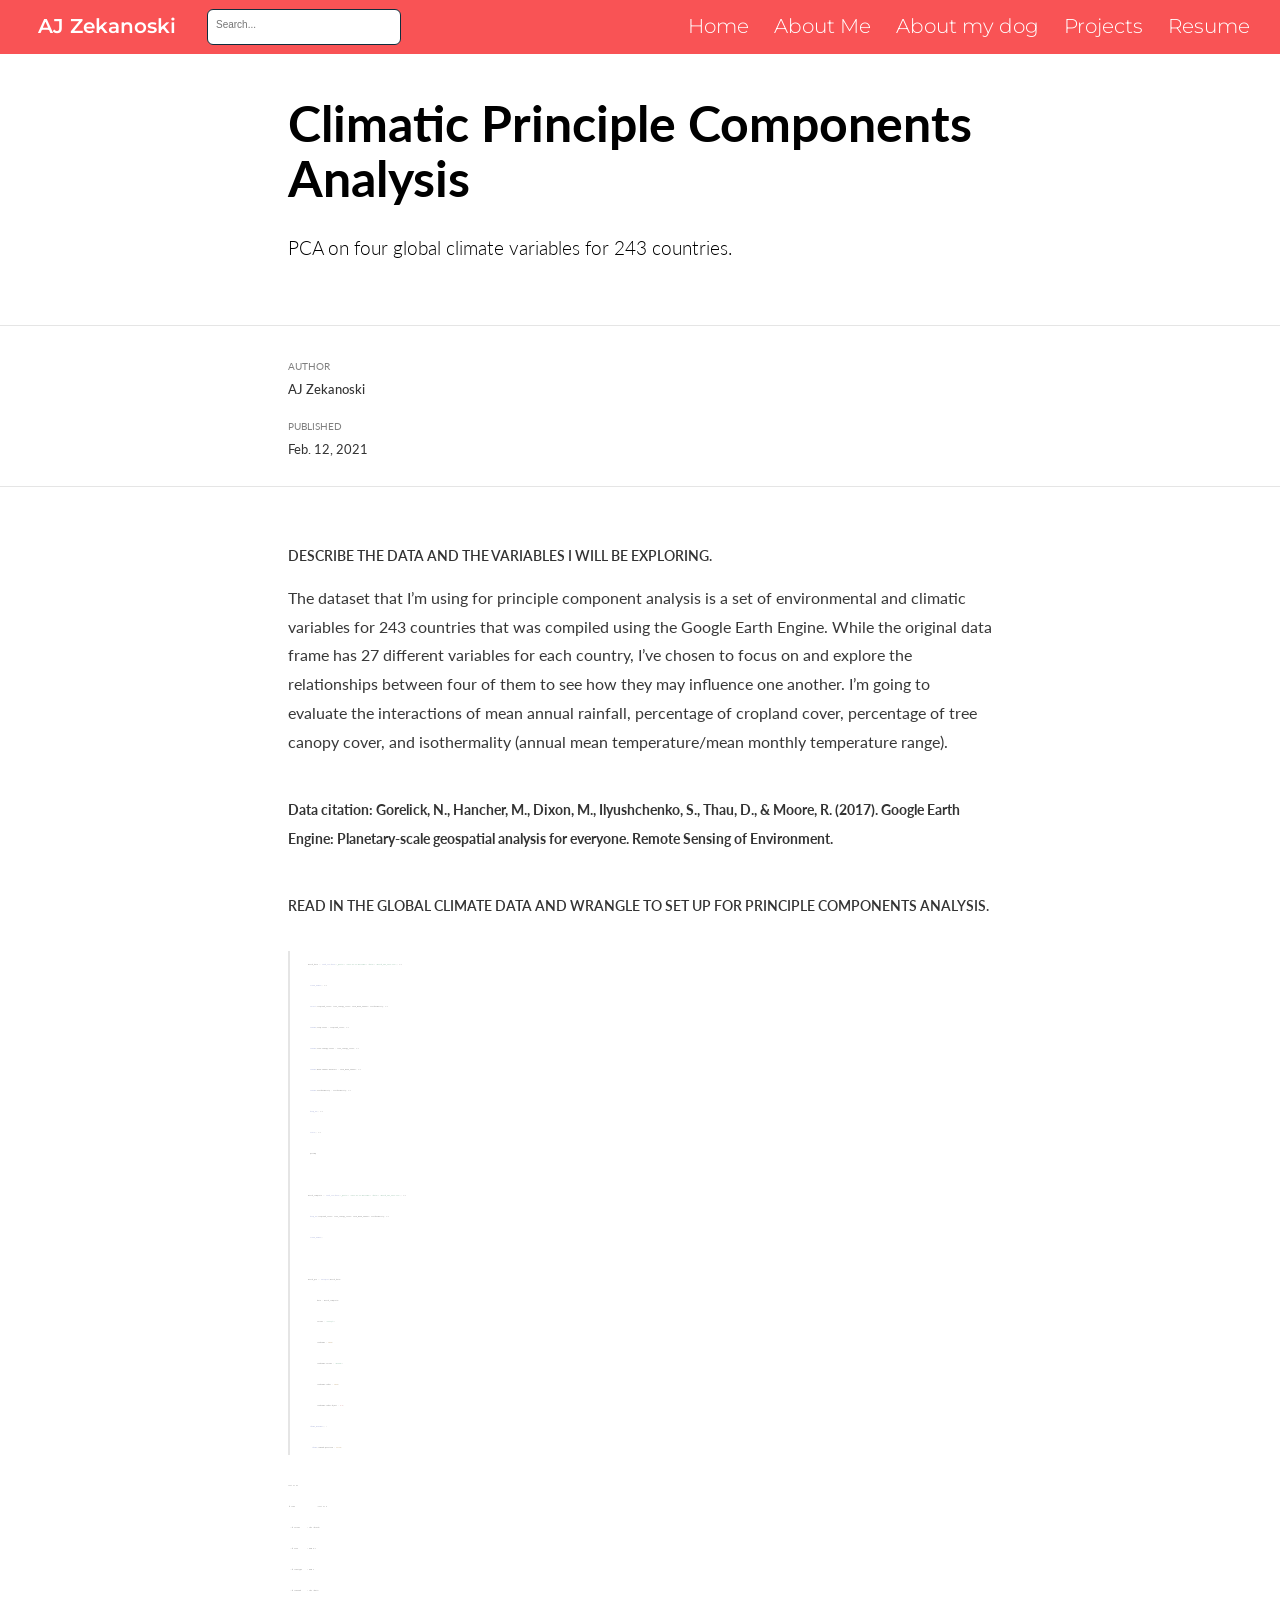
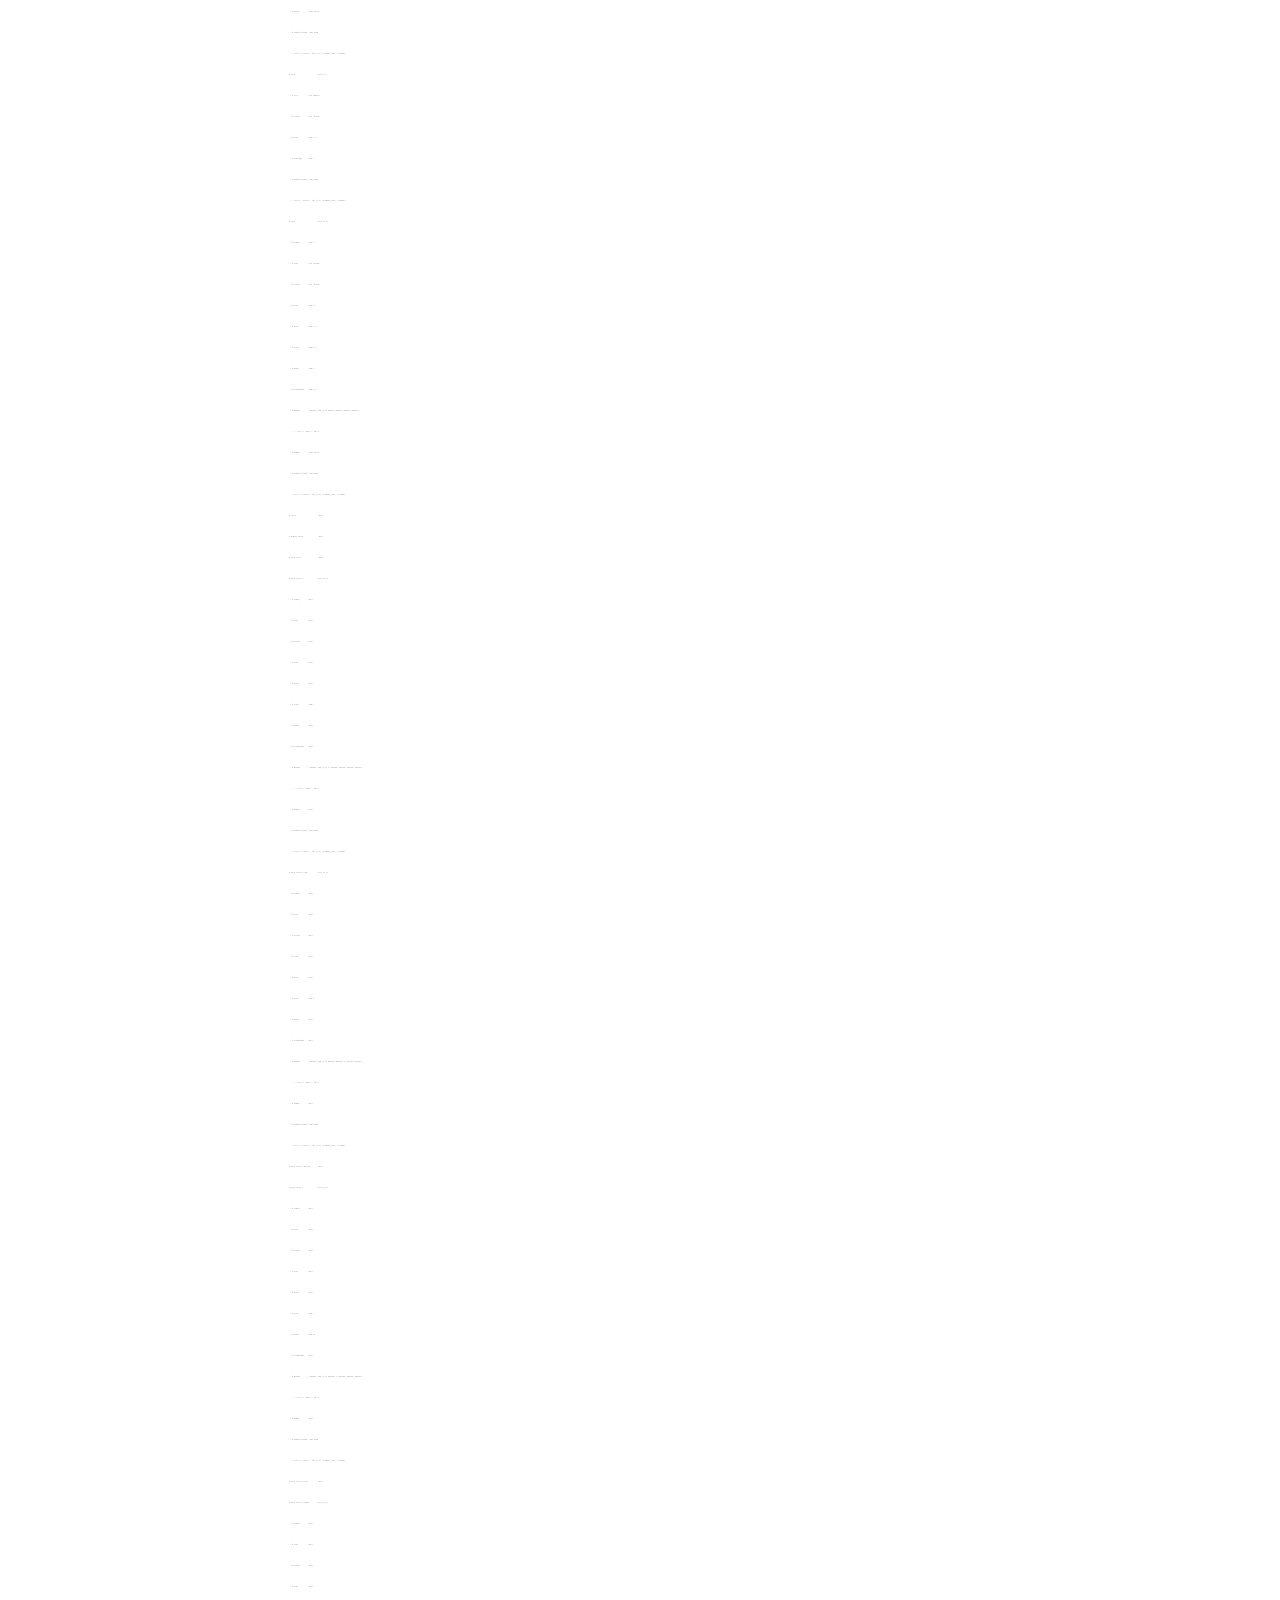
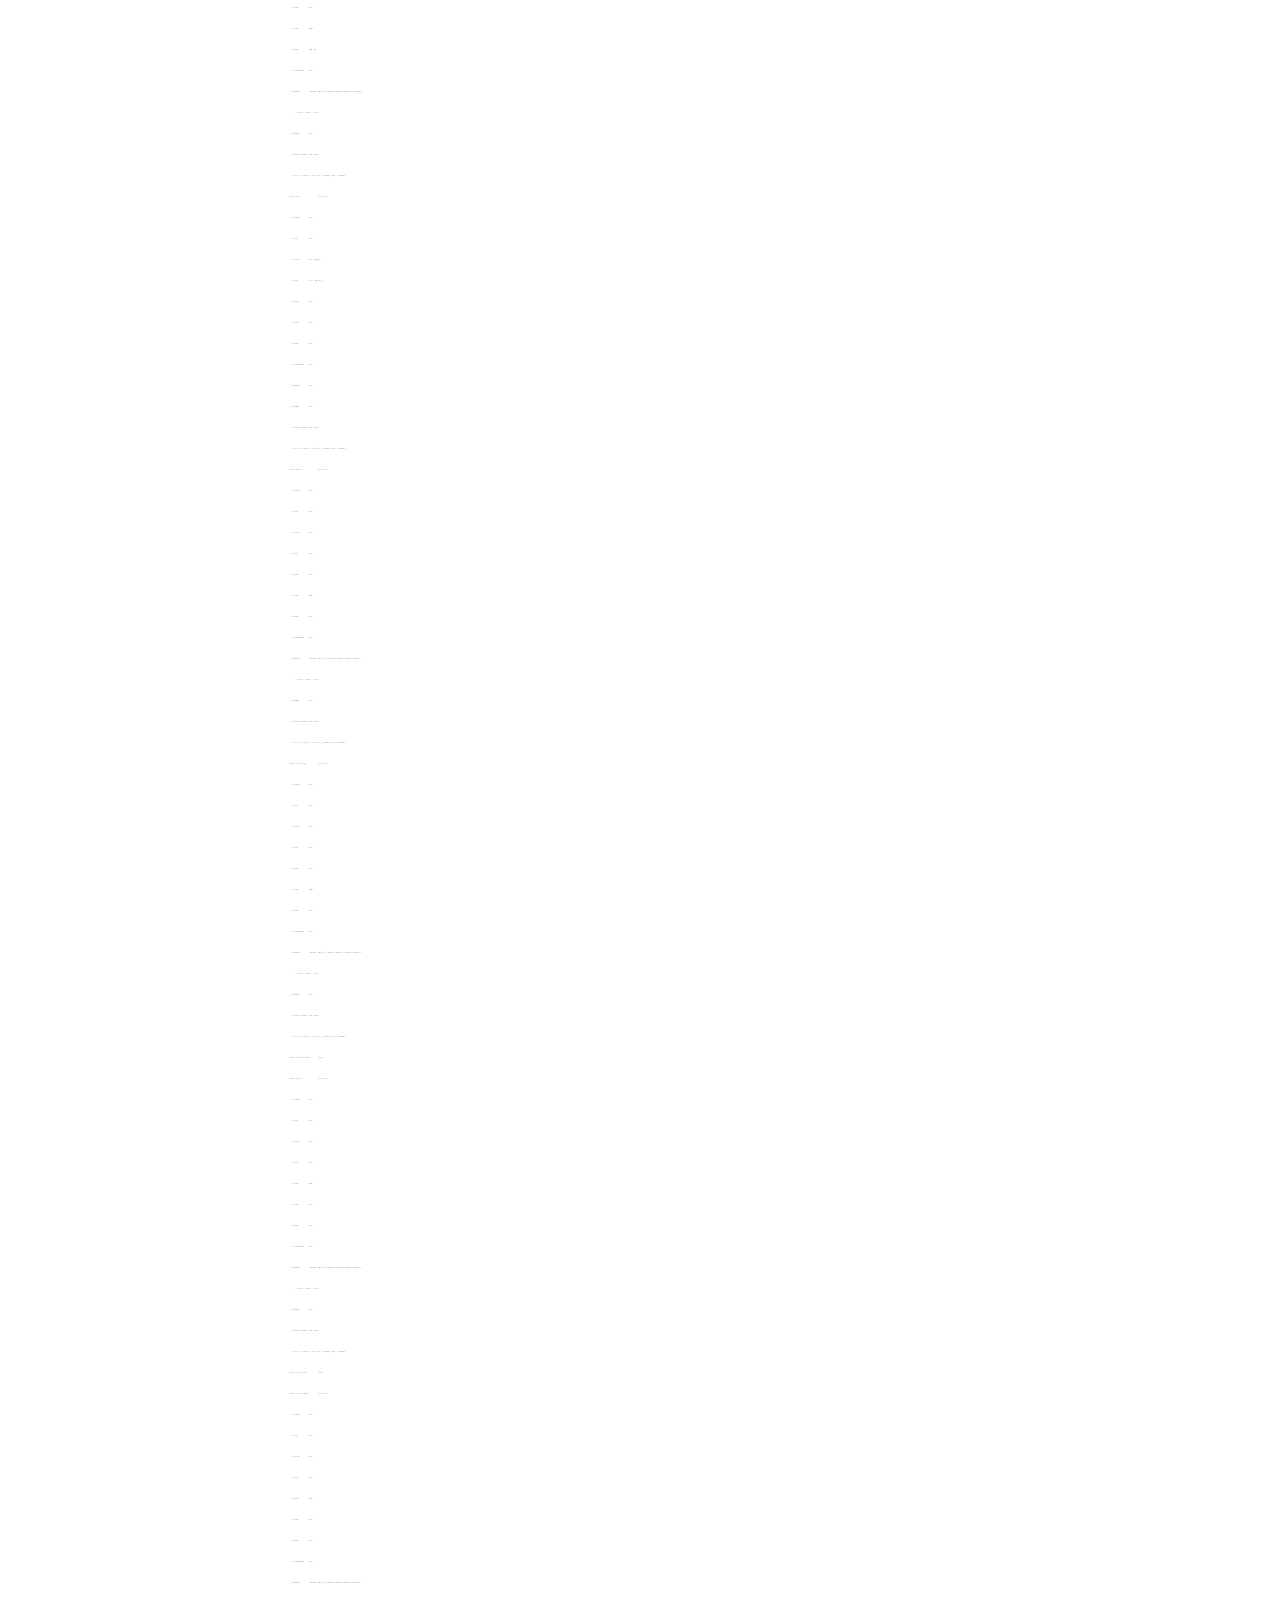
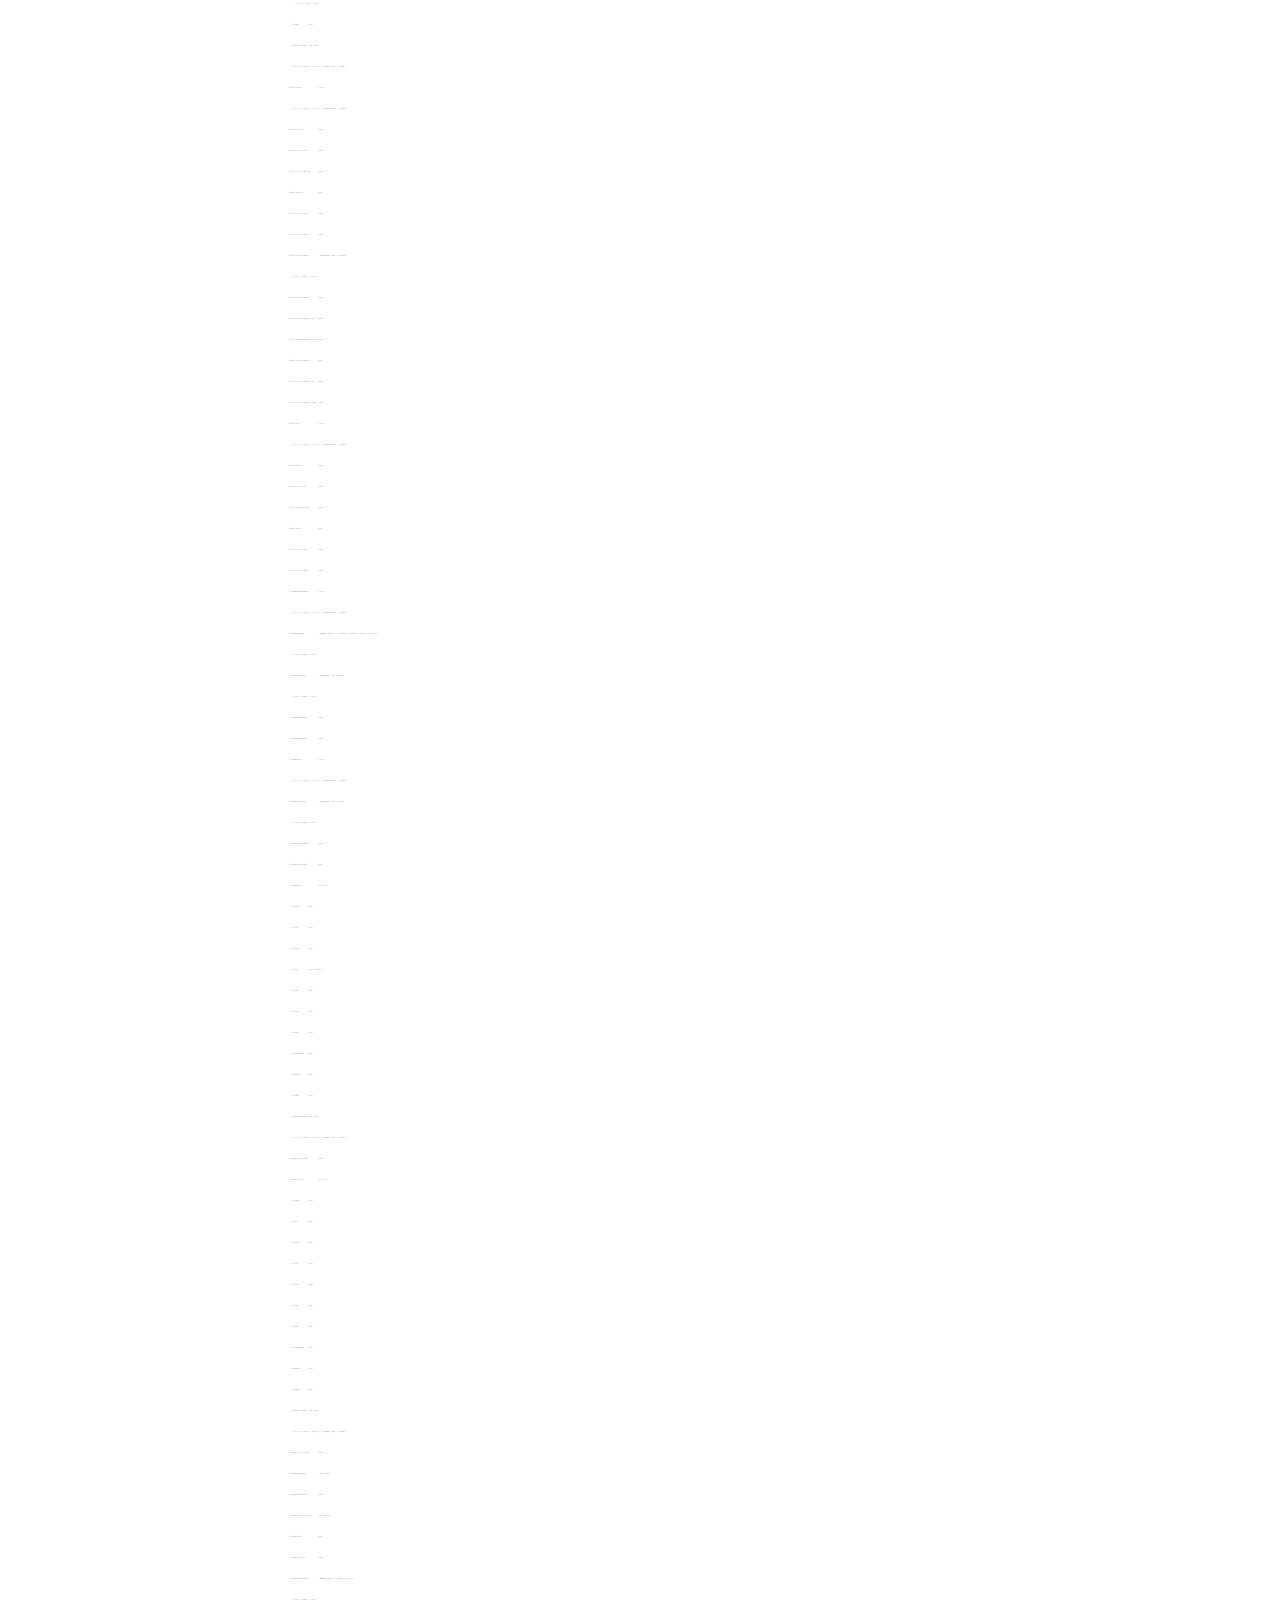
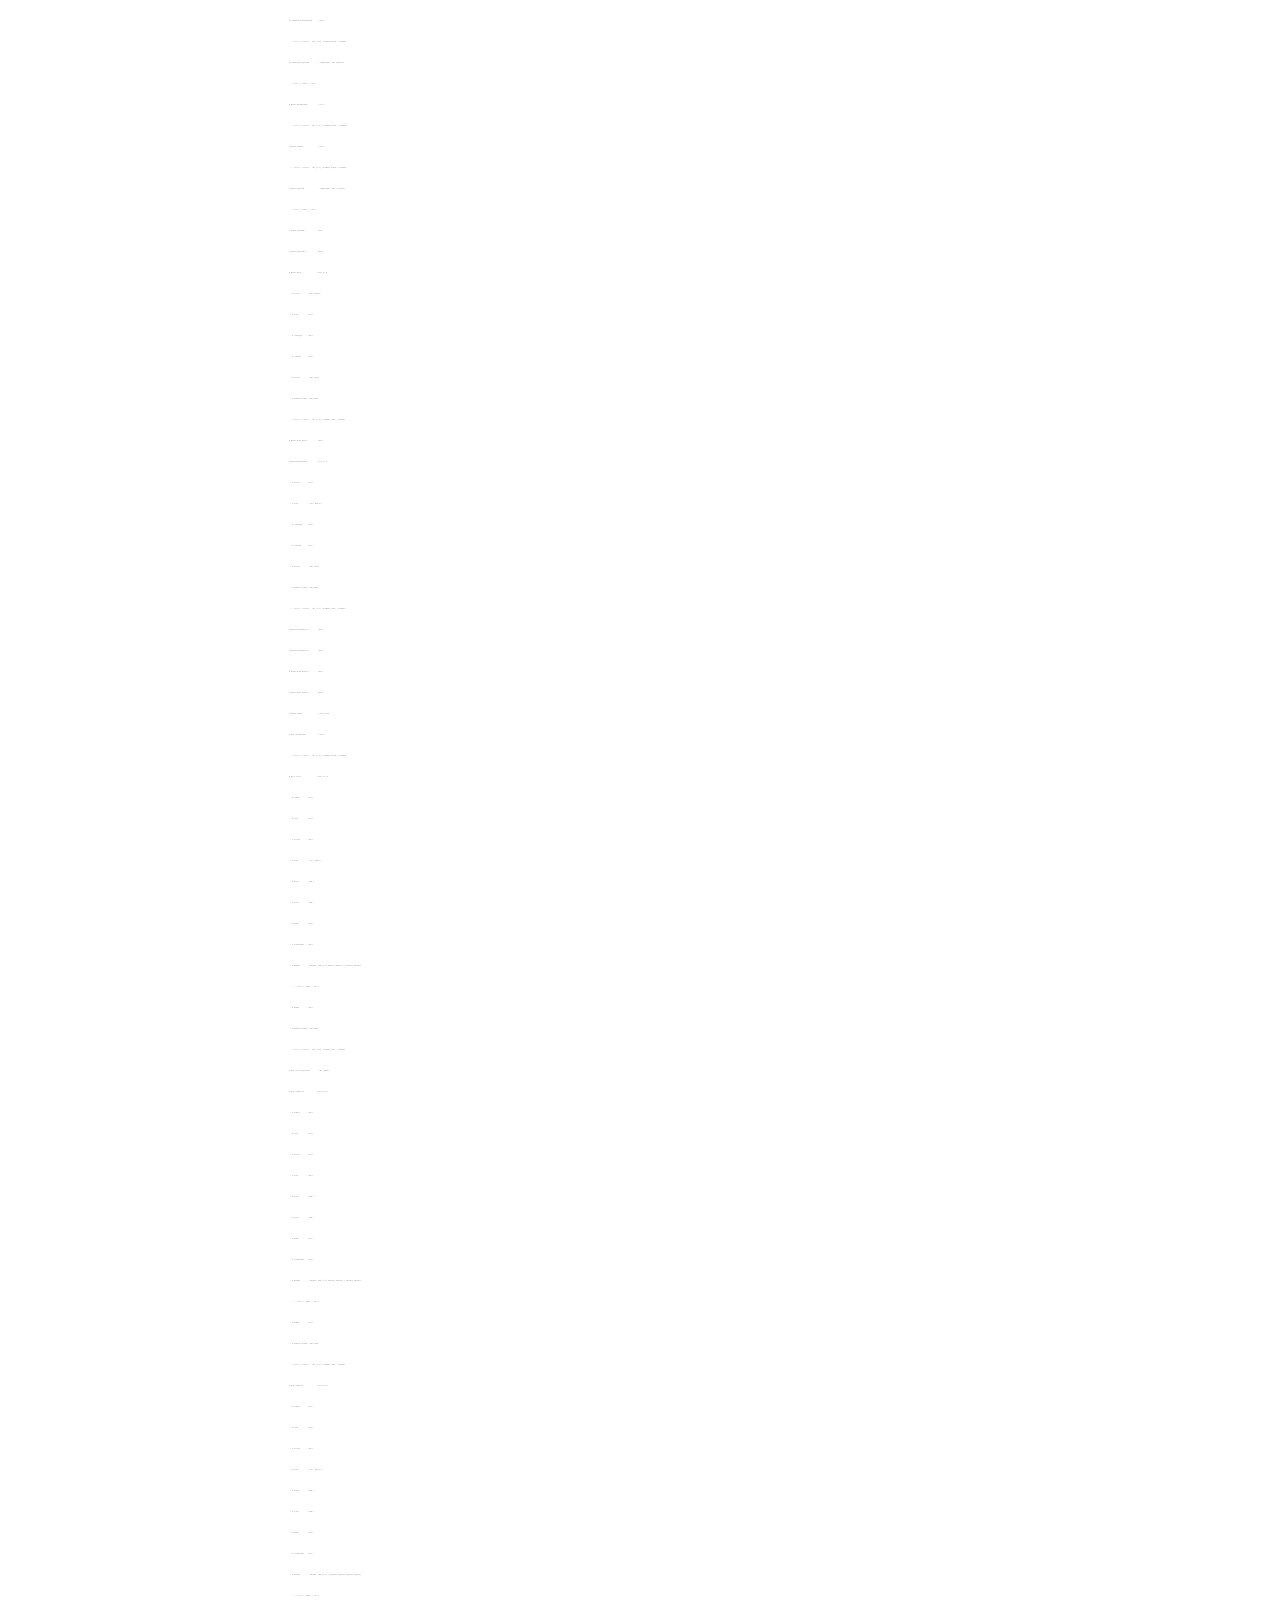
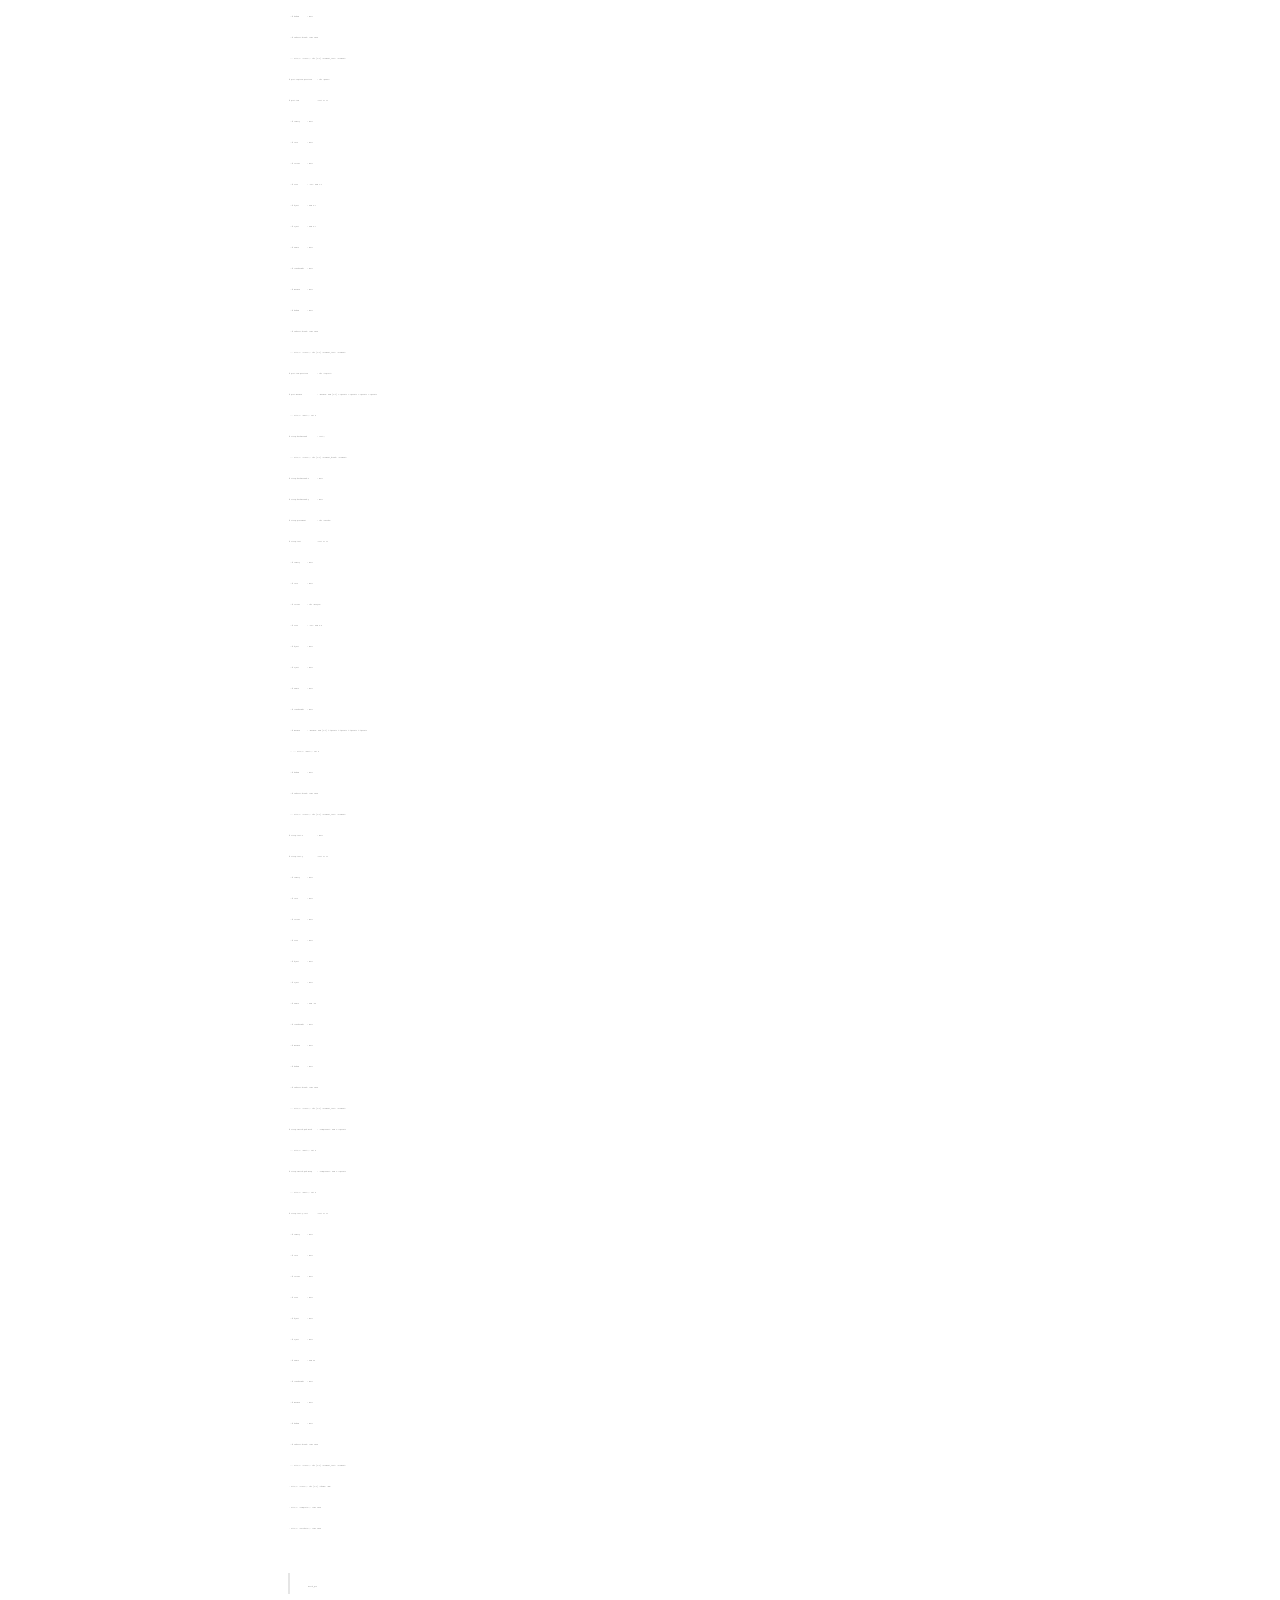
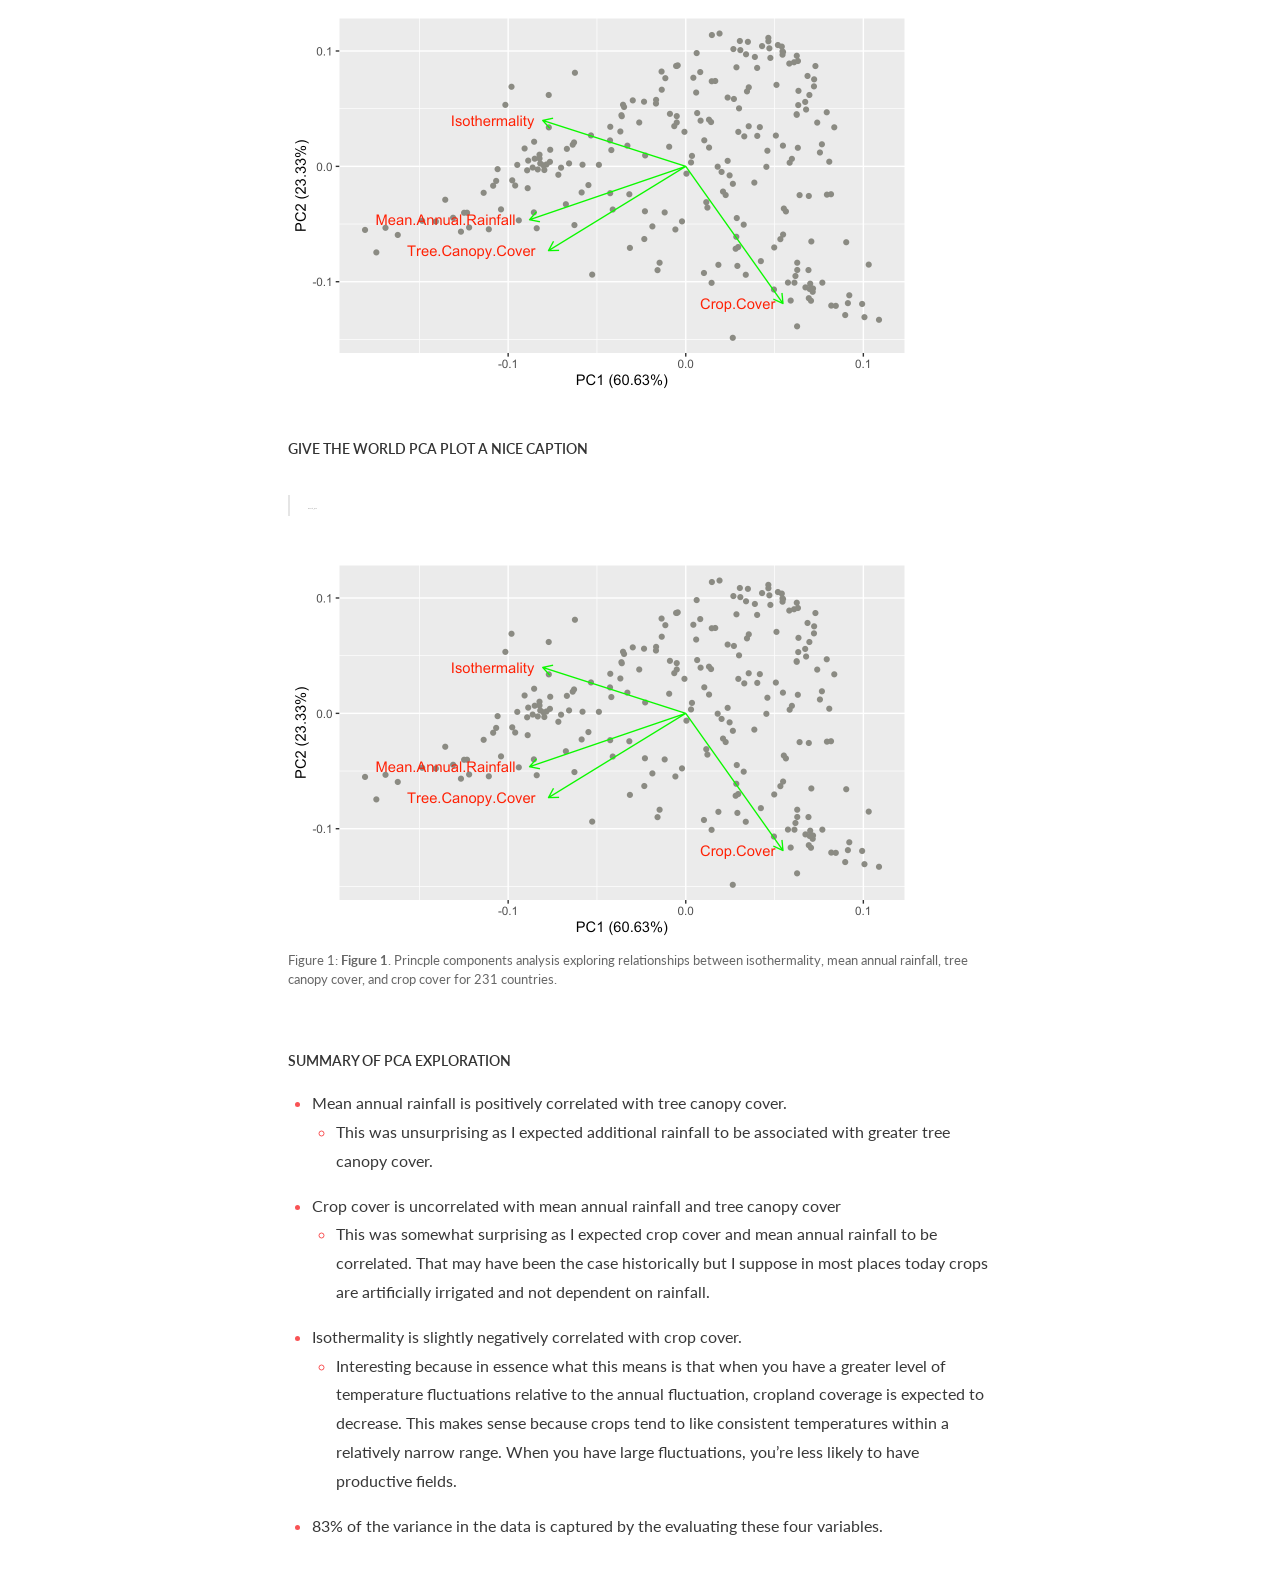
<file: docs/posts/2021-02-12-welcome/index.html>
<!DOCTYPE html>

<html xmlns="http://www.w3.org/1999/xhtml" lang="" xml:lang="">

<head>
  <meta charset="utf-8"/>
  <meta name="viewport" content="width=device-width, initial-scale=1"/>
  <meta http-equiv="X-UA-Compatible" content="IE=Edge,chrome=1"/>
  <meta name="generator" content="distill" />

  <style type="text/css">
  /* Hide doc at startup (prevent jankiness while JS renders/transforms) */
  body {
    visibility: hidden;
  }
  </style>

 <!--radix_placeholder_import_source-->
 <!--/radix_placeholder_import_source-->

<style type="text/css">code{white-space: pre;}</style>
<style type="text/css" data-origin="pandoc">
pre > code.sourceCode { white-space: pre; position: relative; }
pre > code.sourceCode > span { display: inline-block; line-height: 1.25; }
pre > code.sourceCode > span:empty { height: 1.2em; }
code.sourceCode > span { color: inherit; text-decoration: inherit; }
div.sourceCode { margin: 1em 0; }
pre.sourceCode { margin: 0; }
@media screen {
div.sourceCode { overflow: auto; }
}
@media print {
pre > code.sourceCode { white-space: pre-wrap; }
pre > code.sourceCode > span { text-indent: -5em; padding-left: 5em; }
}
pre.numberSource code
  { counter-reset: source-line 0; }
pre.numberSource code > span
  { position: relative; left: -4em; counter-increment: source-line; }
pre.numberSource code > span > a:first-child::before
  { content: counter(source-line);
    position: relative; left: -1em; text-align: right; vertical-align: baseline;
    border: none; display: inline-block;
    -webkit-touch-callout: none; -webkit-user-select: none;
    -khtml-user-select: none; -moz-user-select: none;
    -ms-user-select: none; user-select: none;
    padding: 0 4px; width: 4em;
    color: #aaaaaa;
  }
pre.numberSource { margin-left: 3em; border-left: 1px solid #aaaaaa;  padding-left: 4px; }
div.sourceCode
  {   }
@media screen {
pre > code.sourceCode > span > a:first-child::before { text-decoration: underline; }
}
code span.al { color: #ad0000; } /* Alert */
code span.an { color: #5e5e5e; } /* Annotation */
code span.at { color: #20794d; } /* Attribute */
code span.bn { color: #ad0000; } /* BaseN */
code span.bu { } /* BuiltIn */
code span.cf { color: #007ba5; } /* ControlFlow */
code span.ch { color: #20794d; } /* Char */
code span.cn { color: #8f5902; } /* Constant */
code span.co { color: #5e5e5e; } /* Comment */
code span.cv { color: #5e5e5e; font-style: italic; } /* CommentVar */
code span.do { color: #5e5e5e; font-style: italic; } /* Documentation */
code span.dt { color: #ad0000; } /* DataType */
code span.dv { color: #ad0000; } /* DecVal */
code span.er { color: #ad0000; } /* Error */
code span.ex { } /* Extension */
code span.fl { color: #ad0000; } /* Float */
code span.fu { color: #4758ab; } /* Function */
code span.im { } /* Import */
code span.in { color: #5e5e5e; } /* Information */
code span.kw { color: #007ba5; } /* Keyword */
code span.op { color: #5e5e5e; } /* Operator */
code span.ot { color: #007ba5; } /* Other */
code span.pp { color: #ad0000; } /* Preprocessor */
code span.sc { color: #20794d; } /* SpecialChar */
code span.ss { color: #20794d; } /* SpecialString */
code span.st { color: #20794d; } /* String */
code span.va { color: #111111; } /* Variable */
code span.vs { color: #20794d; } /* VerbatimString */
code span.wa { color: #5e5e5e; font-style: italic; } /* Warning */
</style>

  <!--radix_placeholder_meta_tags-->
<title>AJ Zekanoski: Climatic Principle Components Analysis</title>

<meta property="description" itemprop="description" content="PCA on four global climate variables for 243 countries."/>


<!--  https://schema.org/Article -->
<meta property="article:published" itemprop="datePublished" content="2021-02-12"/>
<meta property="article:created" itemprop="dateCreated" content="2021-02-12"/>
<meta name="article:author" content="AJ Zekanoski"/>

<!--  https://developers.facebook.com/docs/sharing/webmasters#markup -->
<meta property="og:title" content="AJ Zekanoski: Climatic Principle Components Analysis"/>
<meta property="og:type" content="article"/>
<meta property="og:description" content="PCA on four global climate variables for 243 countries."/>
<meta property="og:locale" content="en_US"/>
<meta property="og:site_name" content="AJ Zekanoski"/>

<!--  https://dev.twitter.com/cards/types/summary -->
<meta property="twitter:card" content="summary"/>
<meta property="twitter:title" content="AJ Zekanoski: Climatic Principle Components Analysis"/>
<meta property="twitter:description" content="PCA on four global climate variables for 243 countries."/>

<!--/radix_placeholder_meta_tags-->
  <!--radix_placeholder_rmarkdown_metadata-->

<script type="text/json" id="radix-rmarkdown-metadata">
{"type":"list","attributes":{"names":{"type":"character","attributes":{},"value":["title","description","theme","author","date","output"]}},"value":[{"type":"character","attributes":{},"value":["Climatic Principle Components Analysis"]},{"type":"character","attributes":{},"value":["PCA on four global climate variables for 243 countries."]},{"type":"character","attributes":{},"value":["aj_theme.css"]},{"type":"list","attributes":{},"value":[{"type":"list","attributes":{"names":{"type":"character","attributes":{},"value":["name"]}},"value":[{"type":"character","attributes":{},"value":["AJ Zekanoski"]}]}]},{"type":"character","attributes":{},"value":["2021-02-12"]},{"type":"list","attributes":{"names":{"type":"character","attributes":{},"value":["distill::distill_article"]}},"value":[{"type":"list","attributes":{"names":{"type":"character","attributes":{},"value":["self_contained"]}},"value":[{"type":"logical","attributes":{},"value":[false]}]}]}]}
</script>
<!--/radix_placeholder_rmarkdown_metadata-->
  
  <script type="text/json" id="radix-resource-manifest">
  {"type":"character","attributes":{},"value":["data/sierra_amphibians.xlsx","data/world_env_vars.csv","welcome_files/anchor-4.2.2/anchor.min.js","welcome_files/bowser-1.9.3/bowser.min.js","welcome_files/distill-2.2.21/template.v2.js","welcome_files/figure-html5/unnamed-chunk-1-1.png","welcome_files/figure-html5/unnamed-chunk-2-1.png","welcome_files/header-attrs-2.6.6/header-attrs.js","welcome_files/header-attrs-2.7/header-attrs.js","welcome_files/jquery-1.11.3/jquery.min.js","welcome_files/popper-2.6.0/popper.min.js","welcome_files/tippy-6.2.7/tippy-bundle.umd.min.js","welcome_files/tippy-6.2.7/tippy-light-border.css","welcome_files/tippy-6.2.7/tippy.css","welcome_files/tippy-6.2.7/tippy.umd.min.js","welcome_files/webcomponents-2.0.0/webcomponents.js"]}
  </script>
  <!--radix_placeholder_navigation_in_header-->
<meta name="distill:offset" content="../.."/>

<script type="application/javascript">

  window.headroom_prevent_pin = false;

  window.document.addEventListener("DOMContentLoaded", function (event) {

    // initialize headroom for banner
    var header = $('header').get(0);
    var headerHeight = header.offsetHeight;
    var headroom = new Headroom(header, {
      tolerance: 5,
      onPin : function() {
        if (window.headroom_prevent_pin) {
          window.headroom_prevent_pin = false;
          headroom.unpin();
        }
      }
    });
    headroom.init();
    if(window.location.hash)
      headroom.unpin();
    $(header).addClass('headroom--transition');

    // offset scroll location for banner on hash change
    // (see: https://github.com/WickyNilliams/headroom.js/issues/38)
    window.addEventListener("hashchange", function(event) {
      window.scrollTo(0, window.pageYOffset - (headerHeight + 25));
    });

    // responsive menu
    $('.distill-site-header').each(function(i, val) {
      var topnav = $(this);
      var toggle = topnav.find('.nav-toggle');
      toggle.on('click', function() {
        topnav.toggleClass('responsive');
      });
    });

    // nav dropdowns
    $('.nav-dropbtn').click(function(e) {
      $(this).next('.nav-dropdown-content').toggleClass('nav-dropdown-active');
      $(this).parent().siblings('.nav-dropdown')
         .children('.nav-dropdown-content').removeClass('nav-dropdown-active');
    });
    $("body").click(function(e){
      $('.nav-dropdown-content').removeClass('nav-dropdown-active');
    });
    $(".nav-dropdown").click(function(e){
      e.stopPropagation();
    });
  });
</script>

<style type="text/css">

/* Theme (user-documented overrideables for nav appearance) */

.distill-site-nav {
  color: rgba(255, 255, 255, 0.8);
  background-color: #0F2E3D;
  font-size: 15px;
  font-weight: 300;
}

.distill-site-nav a {
  color: inherit;
  text-decoration: none;
}

.distill-site-nav a:hover {
  color: white;
}

@media print {
  .distill-site-nav {
    display: none;
  }
}

.distill-site-header {

}

.distill-site-footer {

}


/* Site Header */

.distill-site-header {
  width: 100%;
  box-sizing: border-box;
  z-index: 3;
}

.distill-site-header .nav-left {
  display: inline-block;
  margin-left: 8px;
}

@media screen and (max-width: 768px) {
  .distill-site-header .nav-left {
    margin-left: 0;
  }
}


.distill-site-header .nav-right {
  float: right;
  margin-right: 8px;
}

.distill-site-header a,
.distill-site-header .title {
  display: inline-block;
  text-align: center;
  padding: 14px 10px 14px 10px;
}

.distill-site-header .title {
  font-size: 18px;
  min-width: 150px;
}

.distill-site-header .logo {
  padding: 0;
}

.distill-site-header .logo img {
  display: none;
  max-height: 20px;
  width: auto;
  margin-bottom: -4px;
}

.distill-site-header .nav-image img {
  max-height: 18px;
  width: auto;
  display: inline-block;
  margin-bottom: -3px;
}



@media screen and (min-width: 1000px) {
  .distill-site-header .logo img {
    display: inline-block;
  }
  .distill-site-header .nav-left {
    margin-left: 20px;
  }
  .distill-site-header .nav-right {
    margin-right: 20px;
  }
  .distill-site-header .title {
    padding-left: 12px;
  }
}


.distill-site-header .nav-toggle {
  display: none;
}

.nav-dropdown {
  display: inline-block;
  position: relative;
}

.nav-dropdown .nav-dropbtn {
  border: none;
  outline: none;
  color: rgba(255, 255, 255, 0.8);
  padding: 16px 10px;
  background-color: transparent;
  font-family: inherit;
  font-size: inherit;
  font-weight: inherit;
  margin: 0;
  margin-top: 1px;
  z-index: 2;
}

.nav-dropdown-content {
  display: none;
  position: absolute;
  background-color: white;
  min-width: 200px;
  border: 1px solid rgba(0,0,0,0.15);
  border-radius: 4px;
  box-shadow: 0px 8px 16px 0px rgba(0,0,0,0.1);
  z-index: 1;
  margin-top: 2px;
  white-space: nowrap;
  padding-top: 4px;
  padding-bottom: 4px;
}

.nav-dropdown-content hr {
  margin-top: 4px;
  margin-bottom: 4px;
  border: none;
  border-bottom: 1px solid rgba(0, 0, 0, 0.1);
}

.nav-dropdown-active {
  display: block;
}

.nav-dropdown-content a, .nav-dropdown-content .nav-dropdown-header {
  color: black;
  padding: 6px 24px;
  text-decoration: none;
  display: block;
  text-align: left;
}

.nav-dropdown-content .nav-dropdown-header {
  display: block;
  padding: 5px 24px;
  padding-bottom: 0;
  text-transform: uppercase;
  font-size: 14px;
  color: #999999;
  white-space: nowrap;
}

.nav-dropdown:hover .nav-dropbtn {
  color: white;
}

.nav-dropdown-content a:hover {
  background-color: #ddd;
  color: black;
}

.nav-right .nav-dropdown-content {
  margin-left: -45%;
  right: 0;
}

@media screen and (max-width: 768px) {
  .distill-site-header a, .distill-site-header .nav-dropdown  {display: none;}
  .distill-site-header a.nav-toggle {
    float: right;
    display: block;
  }
  .distill-site-header .title {
    margin-left: 0;
  }
  .distill-site-header .nav-right {
    margin-right: 0;
  }
  .distill-site-header {
    overflow: hidden;
  }
  .nav-right .nav-dropdown-content {
    margin-left: 0;
  }
}


@media screen and (max-width: 768px) {
  .distill-site-header.responsive {position: relative; min-height: 500px; }
  .distill-site-header.responsive a.nav-toggle {
    position: absolute;
    right: 0;
    top: 0;
  }
  .distill-site-header.responsive a,
  .distill-site-header.responsive .nav-dropdown {
    display: block;
    text-align: left;
  }
  .distill-site-header.responsive .nav-left,
  .distill-site-header.responsive .nav-right {
    width: 100%;
  }
  .distill-site-header.responsive .nav-dropdown {float: none;}
  .distill-site-header.responsive .nav-dropdown-content {position: relative;}
  .distill-site-header.responsive .nav-dropdown .nav-dropbtn {
    display: block;
    width: 100%;
    text-align: left;
  }
}

/* Site Footer */

.distill-site-footer {
  width: 100%;
  overflow: hidden;
  box-sizing: border-box;
  z-index: 3;
  margin-top: 30px;
  padding-top: 30px;
  padding-bottom: 30px;
  text-align: center;
}

/* Headroom */

d-title {
  padding-top: 6rem;
}

@media print {
  d-title {
    padding-top: 4rem;
  }
}

.headroom {
  z-index: 1000;
  position: fixed;
  top: 0;
  left: 0;
  right: 0;
}

.headroom--transition {
  transition: all .4s ease-in-out;
}

.headroom--unpinned {
  top: -100px;
}

.headroom--pinned {
  top: 0;
}

/* adjust viewport for navbar height */
/* helps vertically center bootstrap (non-distill) content */
.min-vh-100 {
  min-height: calc(100vh - 100px) !important;
}

</style>

<script src="../../site_libs/jquery-1.11.3/jquery.min.js"></script>
<link href="../../site_libs/font-awesome-5.1.0/css/all.css" rel="stylesheet"/>
<link href="../../site_libs/font-awesome-5.1.0/css/v4-shims.css" rel="stylesheet"/>
<script src="../../site_libs/headroom-0.9.4/headroom.min.js"></script>
<script src="../../site_libs/autocomplete-0.37.1/autocomplete.min.js"></script>
<script src="../../site_libs/fuse-6.4.1/fuse.min.js"></script>

<script type="application/javascript">

function getMeta(metaName) {
  var metas = document.getElementsByTagName('meta');
  for (let i = 0; i < metas.length; i++) {
    if (metas[i].getAttribute('name') === metaName) {
      return metas[i].getAttribute('content');
    }
  }
  return '';
}

function offsetURL(url) {
  var offset = getMeta('distill:offset');
  return offset ? offset + '/' + url : url;
}

function createFuseIndex() {

  // create fuse index
  var options = {
    keys: [
      { name: 'title', weight: 20 },
      { name: 'categories', weight: 15 },
      { name: 'description', weight: 10 },
      { name: 'contents', weight: 5 },
    ],
    ignoreLocation: true,
    threshold: 0
  };
  var fuse = new window.Fuse([], options);

  // fetch the main search.json
  return fetch(offsetURL('search.json'))
    .then(function(response) {
      if (response.status == 200) {
        return response.json().then(function(json) {
          // index main articles
          json.articles.forEach(function(article) {
            fuse.add(article);
          });
          // download collections and index their articles
          return Promise.all(json.collections.map(function(collection) {
            return fetch(offsetURL(collection)).then(function(response) {
              if (response.status === 200) {
                return response.json().then(function(articles) {
                  articles.forEach(function(article) {
                    fuse.add(article);
                  });
                })
              } else {
                return Promise.reject(
                  new Error('Unexpected status from search index request: ' +
                            response.status)
                );
              }
            });
          })).then(function() {
            return fuse;
          });
        });

      } else {
        return Promise.reject(
          new Error('Unexpected status from search index request: ' +
                      response.status)
        );
      }
    });
}

window.document.addEventListener("DOMContentLoaded", function (event) {

  // get search element (bail if we don't have one)
  var searchEl = window.document.getElementById('distill-search');
  if (!searchEl)
    return;

  createFuseIndex()
    .then(function(fuse) {

      // make search box visible
      searchEl.classList.remove('hidden');

      // initialize autocomplete
      var options = {
        autoselect: true,
        hint: false,
        minLength: 2,
      };
      window.autocomplete(searchEl, options, [{
        source: function(query, callback) {
          const searchOptions = {
            isCaseSensitive: false,
            shouldSort: true,
            minMatchCharLength: 2,
            limit: 10,
          };
          var results = fuse.search(query, searchOptions);
          callback(results
            .map(function(result) { return result.item; })
          );
        },
        templates: {
          suggestion: function(suggestion) {
            var img = suggestion.preview && Object.keys(suggestion.preview).length > 0
              ? `<img src="${offsetURL(suggestion.preview)}"</img>`
              : '';
            var html = `
              <div class="search-item">
                <h3>${suggestion.title}</h3>
                <div class="search-item-description">
                  ${suggestion.description || ''}
                </div>
                <div class="search-item-preview">
                  ${img}
                </div>
              </div>
            `;
            return html;
          }
        }
      }]).on('autocomplete:selected', function(event, suggestion) {
        window.location.href = offsetURL(suggestion.path);
      });
      // remove inline display style on autocompleter (we want to
      // manage responsive display via css)
      $('.algolia-autocomplete').css("display", "");
    })
    .catch(function(error) {
      console.log(error);
    });

});

</script>

<style type="text/css">

.nav-search {
  font-size: x-small;
}

/* Algolioa Autocomplete */

.algolia-autocomplete {
  display: inline-block;
  margin-left: 10px;
  vertical-align: sub;
  background-color: white;
  color: black;
  padding: 6px;
  padding-top: 8px;
  padding-bottom: 0;
  border-radius: 6px;
  border: 1px #0F2E3D solid;
  width: 180px;
}


@media screen and (max-width: 768px) {
  .distill-site-nav .algolia-autocomplete {
    display: none;
    visibility: hidden;
  }
  .distill-site-nav.responsive .algolia-autocomplete {
    display: inline-block;
    visibility: visible;
  }
  .distill-site-nav.responsive .algolia-autocomplete .aa-dropdown-menu {
    margin-left: 0;
    width: 400px;
    max-height: 400px;
  }
}

.algolia-autocomplete .aa-input, .algolia-autocomplete .aa-hint {
  width: 90%;
  outline: none;
  border: none;
}

.algolia-autocomplete .aa-hint {
  color: #999;
}
.algolia-autocomplete .aa-dropdown-menu {
  width: 550px;
  max-height: 70vh;
  overflow-x: visible;
  overflow-y: scroll;
  padding: 5px;
  margin-top: 3px;
  margin-left: -150px;
  background-color: #fff;
  border-radius: 5px;
  border: 1px solid #999;
  border-top: none;
}

.algolia-autocomplete .aa-dropdown-menu .aa-suggestion {
  cursor: pointer;
  padding: 5px 4px;
  border-bottom: 1px solid #eee;
}

.algolia-autocomplete .aa-dropdown-menu .aa-suggestion:last-of-type {
  border-bottom: none;
  margin-bottom: 2px;
}

.algolia-autocomplete .aa-dropdown-menu .aa-suggestion .search-item {
  overflow: hidden;
  font-size: 0.8em;
  line-height: 1.4em;
}

.algolia-autocomplete .aa-dropdown-menu .aa-suggestion .search-item h3 {
  font-size: 1rem;
  margin-block-start: 0;
  margin-block-end: 5px;
}

.algolia-autocomplete .aa-dropdown-menu .aa-suggestion .search-item-description {
  display: inline-block;
  overflow: hidden;
  height: 2.8em;
  width: 80%;
  margin-right: 4%;
}

.algolia-autocomplete .aa-dropdown-menu .aa-suggestion .search-item-preview {
  display: inline-block;
  width: 15%;
}

.algolia-autocomplete .aa-dropdown-menu .aa-suggestion .search-item-preview img {
  height: 3em;
  width: auto;
  display: none;
}

.algolia-autocomplete .aa-dropdown-menu .aa-suggestion .search-item-preview img[src] {
  display: initial;
}

.algolia-autocomplete .aa-dropdown-menu .aa-suggestion.aa-cursor {
  background-color: #eee;
}
.algolia-autocomplete .aa-dropdown-menu .aa-suggestion em {
  font-weight: bold;
  font-style: normal;
}

</style>


<!--/radix_placeholder_navigation_in_header-->
  <!--radix_placeholder_distill-->

<style type="text/css">

body {
  background-color: white;
}

.pandoc-table {
  width: 100%;
}

.pandoc-table>caption {
  margin-bottom: 10px;
}

.pandoc-table th:not([align]) {
  text-align: left;
}

.pagedtable-footer {
  font-size: 15px;
}

d-byline .byline {
  grid-template-columns: 2fr 2fr;
}

d-byline .byline h3 {
  margin-block-start: 1.5em;
}

d-byline .byline .authors-affiliations h3 {
  margin-block-start: 0.5em;
}

.authors-affiliations .orcid-id {
  width: 16px;
  height:16px;
  margin-left: 4px;
  margin-right: 4px;
  vertical-align: middle;
  padding-bottom: 2px;
}

d-title .dt-tags {
  margin-top: 1em;
  grid-column: text;
}

.dt-tags .dt-tag {
  text-decoration: none;
  display: inline-block;
  color: rgba(0,0,0,0.6);
  padding: 0em 0.4em;
  margin-right: 0.5em;
  margin-bottom: 0.4em;
  font-size: 70%;
  border: 1px solid rgba(0,0,0,0.2);
  border-radius: 3px;
  text-transform: uppercase;
  font-weight: 500;
}

d-article table.gt_table td,
d-article table.gt_table th {
  border-bottom: none;
}

.html-widget {
  margin-bottom: 2.0em;
}

.l-screen-inset {
  padding-right: 16px;
}

.l-screen .caption {
  margin-left: 10px;
}

.shaded {
  background: rgb(247, 247, 247);
  padding-top: 20px;
  padding-bottom: 20px;
  border-top: 1px solid rgba(0, 0, 0, 0.1);
  border-bottom: 1px solid rgba(0, 0, 0, 0.1);
}

.shaded .html-widget {
  margin-bottom: 0;
  border: 1px solid rgba(0, 0, 0, 0.1);
}

.shaded .shaded-content {
  background: white;
}

.text-output {
  margin-top: 0;
  line-height: 1.5em;
}

.hidden {
  display: none !important;
}

d-article {
  padding-top: 2.5rem;
  padding-bottom: 30px;
}

d-appendix {
  padding-top: 30px;
}

d-article>p>img {
  width: 100%;
}

d-article h2 {
  margin: 1rem 0 1.5rem 0;
}

d-article h3 {
  margin-top: 1.5rem;
}

d-article iframe {
  border: 1px solid rgba(0, 0, 0, 0.1);
  margin-bottom: 2.0em;
  width: 100%;
}

/* Tweak code blocks */

d-article div.sourceCode code,
d-article pre code {
  font-family: Consolas, Monaco, 'Andale Mono', 'Ubuntu Mono', monospace;
}

d-article pre,
d-article div.sourceCode,
d-article div.sourceCode pre {
  overflow: auto;
}

d-article div.sourceCode {
  background-color: white;
}

d-article div.sourceCode pre {
  padding-left: 10px;
  font-size: 12px;
  border-left: 2px solid rgba(0,0,0,0.1);
}

d-article pre {
  font-size: 12px;
  color: black;
  background: none;
  margin-top: 0;
  text-align: left;
  white-space: pre;
  word-spacing: normal;
  word-break: normal;
  word-wrap: normal;
  line-height: 1.5;

  -moz-tab-size: 4;
  -o-tab-size: 4;
  tab-size: 4;

  -webkit-hyphens: none;
  -moz-hyphens: none;
  -ms-hyphens: none;
  hyphens: none;
}

d-article pre a {
  border-bottom: none;
}

d-article pre a:hover {
  border-bottom: none;
  text-decoration: underline;
}

d-article details {
  grid-column: text;
  margin-bottom: 0.8em;
}

@media(min-width: 768px) {

d-article pre,
d-article div.sourceCode,
d-article div.sourceCode pre {
  overflow: visible !important;
}

d-article div.sourceCode pre {
  padding-left: 18px;
  font-size: 14px;
}

d-article pre {
  font-size: 14px;
}

}

figure img.external {
  background: white;
  border: 1px solid rgba(0, 0, 0, 0.1);
  box-shadow: 0 1px 8px rgba(0, 0, 0, 0.1);
  padding: 18px;
  box-sizing: border-box;
}

/* CSS for d-contents */

.d-contents {
  grid-column: text;
  color: rgba(0,0,0,0.8);
  font-size: 0.9em;
  padding-bottom: 1em;
  margin-bottom: 1em;
  padding-bottom: 0.5em;
  margin-bottom: 1em;
  padding-left: 0.25em;
  justify-self: start;
}

@media(min-width: 1000px) {
  .d-contents.d-contents-float {
    height: 0;
    grid-column-start: 1;
    grid-column-end: 4;
    justify-self: center;
    padding-right: 3em;
    padding-left: 2em;
  }
}

.d-contents nav h3 {
  font-size: 18px;
  margin-top: 0;
  margin-bottom: 1em;
}

.d-contents li {
  list-style-type: none
}

.d-contents nav > ul {
  padding-left: 0;
}

.d-contents ul {
  padding-left: 1em
}

.d-contents nav ul li {
  margin-top: 0.6em;
  margin-bottom: 0.2em;
}

.d-contents nav a {
  font-size: 13px;
  border-bottom: none;
  text-decoration: none
  color: rgba(0, 0, 0, 0.8);
}

.d-contents nav a:hover {
  text-decoration: underline solid rgba(0, 0, 0, 0.6)
}

.d-contents nav > ul > li > a {
  font-weight: 600;
}

.d-contents nav > ul > li > ul {
  font-weight: inherit;
}

.d-contents nav > ul > li > ul > li {
  margin-top: 0.2em;
}


.d-contents nav ul {
  margin-top: 0;
  margin-bottom: 0.25em;
}

.d-article-with-toc h2:nth-child(2) {
  margin-top: 0;
}


/* Figure */

.figure {
  position: relative;
  margin-bottom: 2.5em;
  margin-top: 1.5em;
}

.figure img {
  width: 100%;
}

.figure .caption {
  color: rgba(0, 0, 0, 0.6);
  font-size: 12px;
  line-height: 1.5em;
}

.figure img.external {
  background: white;
  border: 1px solid rgba(0, 0, 0, 0.1);
  box-shadow: 0 1px 8px rgba(0, 0, 0, 0.1);
  padding: 18px;
  box-sizing: border-box;
}

.figure .caption a {
  color: rgba(0, 0, 0, 0.6);
}

.figure .caption b,
.figure .caption strong, {
  font-weight: 600;
  color: rgba(0, 0, 0, 1.0);
}

/* Citations */

d-article .citation {
  color: inherit;
  cursor: inherit;
}

div.hanging-indent{
  margin-left: 1em; text-indent: -1em;
}

/* Citation hover box */

.tippy-box[data-theme~=light-border] {
  background-color: rgba(250, 250, 250, 0.95);
}

.tippy-content > p {
  margin-bottom: 0;
  padding: 2px;
}


/* Tweak 1000px media break to show more text */

@media(min-width: 1000px) {
  .base-grid,
  distill-header,
  d-title,
  d-abstract,
  d-article,
  d-appendix,
  distill-appendix,
  d-byline,
  d-footnote-list,
  d-citation-list,
  distill-footer {
    grid-template-columns: [screen-start] 1fr [page-start kicker-start] 80px [middle-start] 50px [text-start kicker-end] 65px 65px 65px 65px 65px 65px 65px 65px [text-end gutter-start] 65px [middle-end] 65px [page-end gutter-end] 1fr [screen-end];
    grid-column-gap: 16px;
  }

  .grid {
    grid-column-gap: 16px;
  }

  d-article {
    font-size: 1.06rem;
    line-height: 1.7em;
  }
  figure .caption, .figure .caption, figure figcaption {
    font-size: 13px;
  }
}

@media(min-width: 1180px) {
  .base-grid,
  distill-header,
  d-title,
  d-abstract,
  d-article,
  d-appendix,
  distill-appendix,
  d-byline,
  d-footnote-list,
  d-citation-list,
  distill-footer {
    grid-template-columns: [screen-start] 1fr [page-start kicker-start] 60px [middle-start] 60px [text-start kicker-end] 60px 60px 60px 60px 60px 60px 60px 60px [text-end gutter-start] 60px [middle-end] 60px [page-end gutter-end] 1fr [screen-end];
    grid-column-gap: 32px;
  }

  .grid {
    grid-column-gap: 32px;
  }
}


/* Get the citation styles for the appendix (not auto-injected on render since
   we do our own rendering of the citation appendix) */

d-appendix .citation-appendix,
.d-appendix .citation-appendix {
  font-size: 11px;
  line-height: 15px;
  border-left: 1px solid rgba(0, 0, 0, 0.1);
  padding-left: 18px;
  border: 1px solid rgba(0,0,0,0.1);
  background: rgba(0, 0, 0, 0.02);
  padding: 10px 18px;
  border-radius: 3px;
  color: rgba(150, 150, 150, 1);
  overflow: hidden;
  margin-top: -12px;
  white-space: pre-wrap;
  word-wrap: break-word;
}

/* Include appendix styles here so they can be overridden */

d-appendix {
  contain: layout style;
  font-size: 0.8em;
  line-height: 1.7em;
  margin-top: 60px;
  margin-bottom: 0;
  border-top: 1px solid rgba(0, 0, 0, 0.1);
  color: rgba(0,0,0,0.5);
  padding-top: 60px;
  padding-bottom: 48px;
}

d-appendix h3 {
  grid-column: page-start / text-start;
  font-size: 15px;
  font-weight: 500;
  margin-top: 1em;
  margin-bottom: 0;
  color: rgba(0,0,0,0.65);
}

d-appendix h3 + * {
  margin-top: 1em;
}

d-appendix ol {
  padding: 0 0 0 15px;
}

@media (min-width: 768px) {
  d-appendix ol {
    padding: 0 0 0 30px;
    margin-left: -30px;
  }
}

d-appendix li {
  margin-bottom: 1em;
}

d-appendix a {
  color: rgba(0, 0, 0, 0.6);
}

d-appendix > * {
  grid-column: text;
}

d-appendix > d-footnote-list,
d-appendix > d-citation-list,
d-appendix > distill-appendix {
  grid-column: screen;
}

/* Include footnote styles here so they can be overridden */

d-footnote-list {
  contain: layout style;
}

d-footnote-list > * {
  grid-column: text;
}

d-footnote-list a.footnote-backlink {
  color: rgba(0,0,0,0.3);
  padding-left: 0.5em;
}



/* Anchor.js */

.anchorjs-link {
  /*transition: all .25s linear; */
  text-decoration: none;
  border-bottom: none;
}
*:hover > .anchorjs-link {
  margin-left: -1.125em !important;
  text-decoration: none;
  border-bottom: none;
}

/* Social footer */

.social_footer {
  margin-top: 30px;
  margin-bottom: 0;
  color: rgba(0,0,0,0.67);
}

.disqus-comments {
  margin-right: 30px;
}

.disqus-comment-count {
  border-bottom: 1px solid rgba(0, 0, 0, 0.4);
  cursor: pointer;
}

#disqus_thread {
  margin-top: 30px;
}

.article-sharing a {
  border-bottom: none;
  margin-right: 8px;
}

.article-sharing a:hover {
  border-bottom: none;
}

.sidebar-section.subscribe {
  font-size: 12px;
  line-height: 1.6em;
}

.subscribe p {
  margin-bottom: 0.5em;
}


.article-footer .subscribe {
  font-size: 15px;
  margin-top: 45px;
}


.sidebar-section.custom {
  font-size: 12px;
  line-height: 1.6em;
}

.custom p {
  margin-bottom: 0.5em;
}

/* Styles for listing layout (hide title) */
.layout-listing d-title, .layout-listing .d-title {
  display: none;
}

/* Styles for posts lists (not auto-injected) */


.posts-with-sidebar {
  padding-left: 45px;
  padding-right: 45px;
}

.posts-list .description h2,
.posts-list .description p {
  font-family: -apple-system, BlinkMacSystemFont, "Segoe UI", Roboto, Oxygen, Ubuntu, Cantarell, "Fira Sans", "Droid Sans", "Helvetica Neue", Arial, sans-serif;
}

.posts-list .description h2 {
  font-weight: 700;
  border-bottom: none;
  padding-bottom: 0;
}

.posts-list h2.post-tag {
  border-bottom: 1px solid rgba(0, 0, 0, 0.2);
  padding-bottom: 12px;
}
.posts-list {
  margin-top: 60px;
  margin-bottom: 24px;
}

.posts-list .post-preview {
  text-decoration: none;
  overflow: hidden;
  display: block;
  border-bottom: 1px solid rgba(0, 0, 0, 0.1);
  padding: 24px 0;
}

.post-preview-last {
  border-bottom: none !important;
}

.posts-list .posts-list-caption {
  grid-column: screen;
  font-weight: 400;
}

.posts-list .post-preview h2 {
  margin: 0 0 6px 0;
  line-height: 1.2em;
  font-style: normal;
  font-size: 24px;
}

.posts-list .post-preview p {
  margin: 0 0 12px 0;
  line-height: 1.4em;
  font-size: 16px;
}

.posts-list .post-preview .thumbnail {
  box-sizing: border-box;
  margin-bottom: 24px;
  position: relative;
  max-width: 500px;
}
.posts-list .post-preview img {
  width: 100%;
  display: block;
}

.posts-list .metadata {
  font-size: 12px;
  line-height: 1.4em;
  margin-bottom: 18px;
}

.posts-list .metadata > * {
  display: inline-block;
}

.posts-list .metadata .publishedDate {
  margin-right: 2em;
}

.posts-list .metadata .dt-authors {
  display: block;
  margin-top: 0.3em;
  margin-right: 2em;
}

.posts-list .dt-tags {
  display: block;
  line-height: 1em;
}

.posts-list .dt-tags .dt-tag {
  display: inline-block;
  color: rgba(0,0,0,0.6);
  padding: 0.3em 0.4em;
  margin-right: 0.2em;
  margin-bottom: 0.4em;
  font-size: 60%;
  border: 1px solid rgba(0,0,0,0.2);
  border-radius: 3px;
  text-transform: uppercase;
  font-weight: 500;
}

.posts-list img {
  opacity: 1;
}

.posts-list img[data-src] {
  opacity: 0;
}

.posts-more {
  clear: both;
}


.posts-sidebar {
  font-size: 16px;
}

.posts-sidebar h3 {
  font-size: 16px;
  margin-top: 0;
  margin-bottom: 0.5em;
  font-weight: 400;
  text-transform: uppercase;
}

.sidebar-section {
  margin-bottom: 30px;
}

.categories ul {
  list-style-type: none;
  margin: 0;
  padding: 0;
}

.categories li {
  color: rgba(0, 0, 0, 0.8);
  margin-bottom: 0;
}

.categories li>a {
  border-bottom: none;
}

.categories li>a:hover {
  border-bottom: 1px solid rgba(0, 0, 0, 0.4);
}

.categories .active {
  font-weight: 600;
}

.categories .category-count {
  color: rgba(0, 0, 0, 0.4);
}


@media(min-width: 768px) {
  .posts-list .post-preview h2 {
    font-size: 26px;
  }
  .posts-list .post-preview .thumbnail {
    float: right;
    width: 30%;
    margin-bottom: 0;
  }
  .posts-list .post-preview .description {
    float: left;
    width: 45%;
  }
  .posts-list .post-preview .metadata {
    float: left;
    width: 20%;
    margin-top: 8px;
  }
  .posts-list .post-preview p {
    margin: 0 0 12px 0;
    line-height: 1.5em;
    font-size: 16px;
  }
  .posts-with-sidebar .posts-list {
    float: left;
    width: 75%;
  }
  .posts-with-sidebar .posts-sidebar {
    float: right;
    width: 20%;
    margin-top: 60px;
    padding-top: 24px;
    padding-bottom: 24px;
  }
}


/* Improve display for browsers without grid (IE/Edge <= 15) */

.downlevel {
  line-height: 1.6em;
  font-family: -apple-system, BlinkMacSystemFont, "Segoe UI", Roboto, Oxygen, Ubuntu, Cantarell, "Fira Sans", "Droid Sans", "Helvetica Neue", Arial, sans-serif;
  margin: 0;
}

.downlevel .d-title {
  padding-top: 6rem;
  padding-bottom: 1.5rem;
}

.downlevel .d-title h1 {
  font-size: 50px;
  font-weight: 700;
  line-height: 1.1em;
  margin: 0 0 0.5rem;
}

.downlevel .d-title p {
  font-weight: 300;
  font-size: 1.2rem;
  line-height: 1.55em;
  margin-top: 0;
}

.downlevel .d-byline {
  padding-top: 0.8em;
  padding-bottom: 0.8em;
  font-size: 0.8rem;
  line-height: 1.8em;
}

.downlevel .section-separator {
  border: none;
  border-top: 1px solid rgba(0, 0, 0, 0.1);
}

.downlevel .d-article {
  font-size: 1.06rem;
  line-height: 1.7em;
  padding-top: 1rem;
  padding-bottom: 2rem;
}


.downlevel .d-appendix {
  padding-left: 0;
  padding-right: 0;
  max-width: none;
  font-size: 0.8em;
  line-height: 1.7em;
  margin-bottom: 0;
  color: rgba(0,0,0,0.5);
  padding-top: 40px;
  padding-bottom: 48px;
}

.downlevel .footnotes ol {
  padding-left: 13px;
}

.downlevel .base-grid,
.downlevel .distill-header,
.downlevel .d-title,
.downlevel .d-abstract,
.downlevel .d-article,
.downlevel .d-appendix,
.downlevel .distill-appendix,
.downlevel .d-byline,
.downlevel .d-footnote-list,
.downlevel .d-citation-list,
.downlevel .distill-footer,
.downlevel .appendix-bottom,
.downlevel .posts-container {
  padding-left: 40px;
  padding-right: 40px;
}

@media(min-width: 768px) {
  .downlevel .base-grid,
  .downlevel .distill-header,
  .downlevel .d-title,
  .downlevel .d-abstract,
  .downlevel .d-article,
  .downlevel .d-appendix,
  .downlevel .distill-appendix,
  .downlevel .d-byline,
  .downlevel .d-footnote-list,
  .downlevel .d-citation-list,
  .downlevel .distill-footer,
  .downlevel .appendix-bottom,
  .downlevel .posts-container {
  padding-left: 150px;
  padding-right: 150px;
  max-width: 900px;
}
}

.downlevel pre code {
  display: block;
  border-left: 2px solid rgba(0, 0, 0, .1);
  padding: 0 0 0 20px;
  font-size: 14px;
}

.downlevel code, .downlevel pre {
  color: black;
  background: none;
  font-family: Consolas, Monaco, 'Andale Mono', 'Ubuntu Mono', monospace;
  text-align: left;
  white-space: pre;
  word-spacing: normal;
  word-break: normal;
  word-wrap: normal;
  line-height: 1.5;

  -moz-tab-size: 4;
  -o-tab-size: 4;
  tab-size: 4;

  -webkit-hyphens: none;
  -moz-hyphens: none;
  -ms-hyphens: none;
  hyphens: none;
}

.downlevel .posts-list .post-preview {
  color: inherit;
}



</style>

<script type="application/javascript">

function is_downlevel_browser() {
  if (bowser.isUnsupportedBrowser({ msie: "12", msedge: "16"},
                                 window.navigator.userAgent)) {
    return true;
  } else {
    return window.load_distill_framework === undefined;
  }
}

// show body when load is complete
function on_load_complete() {

  // add anchors
  if (window.anchors) {
    window.anchors.options.placement = 'left';
    window.anchors.add('d-article > h2, d-article > h3, d-article > h4, d-article > h5');
  }


  // set body to visible
  document.body.style.visibility = 'visible';

  // force redraw for leaflet widgets
  if (window.HTMLWidgets) {
    var maps = window.HTMLWidgets.findAll(".leaflet");
    $.each(maps, function(i, el) {
      var map = this.getMap();
      map.invalidateSize();
      map.eachLayer(function(layer) {
        if (layer instanceof L.TileLayer)
          layer.redraw();
      });
    });
  }

  // trigger 'shown' so htmlwidgets resize
  $('d-article').trigger('shown');
}

function init_distill() {

  init_common();

  // create front matter
  var front_matter = $('<d-front-matter></d-front-matter>');
  $('#distill-front-matter').wrap(front_matter);

  // create d-title
  $('.d-title').changeElementType('d-title');

  // create d-byline
  var byline = $('<d-byline></d-byline>');
  $('.d-byline').replaceWith(byline);

  // create d-article
  var article = $('<d-article></d-article>');
  $('.d-article').wrap(article).children().unwrap();

  // move posts container into article
  $('.posts-container').appendTo($('d-article'));

  // create d-appendix
  $('.d-appendix').changeElementType('d-appendix');

  // flag indicating that we have appendix items
  var appendix = $('.appendix-bottom').children('h3').length > 0;

  // replace footnotes with <d-footnote>
  $('.footnote-ref').each(function(i, val) {
    appendix = true;
    var href = $(this).attr('href');
    var id = href.replace('#', '');
    var fn = $('#' + id);
    var fn_p = $('#' + id + '>p');
    fn_p.find('.footnote-back').remove();
    var text = fn_p.html();
    var dtfn = $('<d-footnote></d-footnote>');
    dtfn.html(text);
    $(this).replaceWith(dtfn);
  });
  // remove footnotes
  $('.footnotes').remove();

  // move refs into #references-listing
  $('#references-listing').replaceWith($('#refs'));

  $('h1.appendix, h2.appendix').each(function(i, val) {
    $(this).changeElementType('h3');
  });
  $('h3.appendix').each(function(i, val) {
    var id = $(this).attr('id');
    $('.d-contents a[href="#' + id + '"]').parent().remove();
    appendix = true;
    $(this).nextUntil($('h1, h2, h3')).addBack().appendTo($('d-appendix'));
  });

  // show d-appendix if we have appendix content
  $("d-appendix").css('display', appendix ? 'grid' : 'none');

  // localize layout chunks to just output
  $('.layout-chunk').each(function(i, val) {

    // capture layout
    var layout = $(this).attr('data-layout');

    // apply layout to markdown level block elements
    var elements = $(this).children().not('details, div.sourceCode, pre, script');
    elements.each(function(i, el) {
      var layout_div = $('<div class="' + layout + '"></div>');
      if (layout_div.hasClass('shaded')) {
        var shaded_content = $('<div class="shaded-content"></div>');
        $(this).wrap(shaded_content);
        $(this).parent().wrap(layout_div);
      } else {
        $(this).wrap(layout_div);
      }
    });


    // unwrap the layout-chunk div
    $(this).children().unwrap();
  });

  // remove code block used to force  highlighting css
  $('.distill-force-highlighting-css').parent().remove();

  // remove empty line numbers inserted by pandoc when using a
  // custom syntax highlighting theme
  $('code.sourceCode a:empty').remove();

  // load distill framework
  load_distill_framework();

  // wait for window.distillRunlevel == 4 to do post processing
  function distill_post_process() {

    if (!window.distillRunlevel || window.distillRunlevel < 4)
      return;

    // hide author/affiliations entirely if we have no authors
    var front_matter = JSON.parse($("#distill-front-matter").html());
    var have_authors = front_matter.authors && front_matter.authors.length > 0;
    if (!have_authors)
      $('d-byline').addClass('hidden');

    // article with toc class
    $('.d-contents').parent().addClass('d-article-with-toc');

    // strip links that point to #
    $('.authors-affiliations').find('a[href="#"]').removeAttr('href');

    // add orcid ids
    $('.authors-affiliations').find('.author').each(function(i, el) {
      var orcid_id = front_matter.authors[i].orcidID;
      if (orcid_id) {
        var a = $('<a></a>');
        a.attr('href', 'https://orcid.org/' + orcid_id);
        var img = $('<img></img>');
        img.addClass('orcid-id');
        img.attr('alt', 'ORCID ID');
        img.attr('src','[data-uri]');
        a.append(img);
        $(this).append(a);
      }
    });

    // hide elements of author/affiliations grid that have no value
    function hide_byline_column(caption) {
      $('d-byline').find('h3:contains("' + caption + '")').parent().css('visibility', 'hidden');
    }

    // affiliations
    var have_affiliations = false;
    for (var i = 0; i<front_matter.authors.length; ++i) {
      var author = front_matter.authors[i];
      if (author.affiliation !== "&nbsp;") {
        have_affiliations = true;
        break;
      }
    }
    if (!have_affiliations)
      $('d-byline').find('h3:contains("Affiliations")').css('visibility', 'hidden');

    // published date
    if (!front_matter.publishedDate)
      hide_byline_column("Published");

    // document object identifier
    var doi = $('d-byline').find('h3:contains("DOI")');
    var doi_p = doi.next().empty();
    if (!front_matter.doi) {
      // if we have a citation and valid citationText then link to that
      if ($('#citation').length > 0 && front_matter.citationText) {
        doi.html('Citation');
        $('<a href="#citation"></a>')
          .text(front_matter.citationText)
          .appendTo(doi_p);
      } else {
        hide_byline_column("DOI");
      }
    } else {
      $('<a></a>')
         .attr('href', "https://doi.org/" + front_matter.doi)
         .html(front_matter.doi)
         .appendTo(doi_p);
    }

     // change plural form of authors/affiliations
    if (front_matter.authors.length === 1) {
      var grid = $('.authors-affiliations');
      grid.children('h3:contains("Authors")').text('Author');
      grid.children('h3:contains("Affiliations")').text('Affiliation');
    }

    // remove d-appendix and d-footnote-list local styles
    $('d-appendix > style:first-child').remove();
    $('d-footnote-list > style:first-child').remove();

    // move appendix-bottom entries to the bottom
    $('.appendix-bottom').appendTo('d-appendix').children().unwrap();
    $('.appendix-bottom').remove();

    // hoverable references
    $('span.citation[data-cites]').each(function() {
      var refHtml = $('#ref-' + $(this).attr('data-cites')).html();
      window.tippy(this, {
        allowHTML: true,
        content: refHtml,
        maxWidth: 500,
        interactive: true,
        interactiveBorder: 10,
        theme: 'light-border',
        placement: 'bottom-start'
      });
    });

    // clear polling timer
    clearInterval(tid);

    // show body now that everything is ready
    on_load_complete();
  }

  var tid = setInterval(distill_post_process, 50);
  distill_post_process();

}

function init_downlevel() {

  init_common();

   // insert hr after d-title
  $('.d-title').after($('<hr class="section-separator"/>'));

  // check if we have authors
  var front_matter = JSON.parse($("#distill-front-matter").html());
  var have_authors = front_matter.authors && front_matter.authors.length > 0;

  // manage byline/border
  if (!have_authors)
    $('.d-byline').remove();
  $('.d-byline').after($('<hr class="section-separator"/>'));
  $('.d-byline a').remove();

  // remove toc
  $('.d-contents').remove();

  // move appendix elements
  $('h1.appendix, h2.appendix').each(function(i, val) {
    $(this).changeElementType('h3');
  });
  $('h3.appendix').each(function(i, val) {
    $(this).nextUntil($('h1, h2, h3')).addBack().appendTo($('.d-appendix'));
  });


  // inject headers into references and footnotes
  var refs_header = $('<h3></h3>');
  refs_header.text('References');
  $('#refs').prepend(refs_header);

  var footnotes_header = $('<h3></h3');
  footnotes_header.text('Footnotes');
  $('.footnotes').children('hr').first().replaceWith(footnotes_header);

  // move appendix-bottom entries to the bottom
  $('.appendix-bottom').appendTo('.d-appendix').children().unwrap();
  $('.appendix-bottom').remove();

  // remove appendix if it's empty
  if ($('.d-appendix').children().length === 0)
    $('.d-appendix').remove();

  // prepend separator above appendix
  $('.d-appendix').before($('<hr class="section-separator" style="clear: both"/>'));

  // trim code
  $('pre>code').each(function(i, val) {
    $(this).html($.trim($(this).html()));
  });

  // move posts-container right before article
  $('.posts-container').insertBefore($('.d-article'));

  $('body').addClass('downlevel');

  on_load_complete();
}


function init_common() {

  // jquery plugin to change element types
  (function($) {
    $.fn.changeElementType = function(newType) {
      var attrs = {};

      $.each(this[0].attributes, function(idx, attr) {
        attrs[attr.nodeName] = attr.nodeValue;
      });

      this.replaceWith(function() {
        return $("<" + newType + "/>", attrs).append($(this).contents());
      });
    };
  })(jQuery);

  // prevent underline for linked images
  $('a > img').parent().css({'border-bottom' : 'none'});

  // mark non-body figures created by knitr chunks as 100% width
  $('.layout-chunk').each(function(i, val) {
    var figures = $(this).find('img, .html-widget');
    if ($(this).attr('data-layout') !== "l-body") {
      figures.css('width', '100%');
    } else {
      figures.css('max-width', '100%');
      figures.filter("[width]").each(function(i, val) {
        var fig = $(this);
        fig.css('width', fig.attr('width') + 'px');
      });

    }
  });

  // auto-append index.html to post-preview links in file: protocol
  // and in rstudio ide preview
  $('.post-preview').each(function(i, val) {
    if (window.location.protocol === "file:")
      $(this).attr('href', $(this).attr('href') + "index.html");
  });

  // get rid of index.html references in header
  if (window.location.protocol !== "file:") {
    $('.distill-site-header a[href]').each(function(i,val) {
      $(this).attr('href', $(this).attr('href').replace("index.html", "./"));
    });
  }

  // add class to pandoc style tables
  $('tr.header').parent('thead').parent('table').addClass('pandoc-table');
  $('.kable-table').children('table').addClass('pandoc-table');

  // add figcaption style to table captions
  $('caption').parent('table').addClass("figcaption");

  // initialize posts list
  if (window.init_posts_list)
    window.init_posts_list();

  // implmement disqus comment link
  $('.disqus-comment-count').click(function() {
    window.headroom_prevent_pin = true;
    $('#disqus_thread').toggleClass('hidden');
    if (!$('#disqus_thread').hasClass('hidden')) {
      var offset = $(this).offset();
      $(window).resize();
      $('html, body').animate({
        scrollTop: offset.top - 35
      });
    }
  });
}

document.addEventListener('DOMContentLoaded', function() {
  if (is_downlevel_browser())
    init_downlevel();
  else
    window.addEventListener('WebComponentsReady', init_distill);
});

</script>

<style type="text/css">
/* base variables */

/* Edit the CSS properties in this file to create a custom
   Distill theme. Only edit values in the right column
   for each row; values shown are the CSS defaults.
   To return any property to the default,
   you may set its value to: unset
   All rows must end with a semi-colon.                      */

/* Optional: embed custom fonts here with `@import`          */
/* This must remain at the top of this file.                 */



html {
  /*-- Main font sizes --*/
  --title-size:      50px;
  --body-size:       1.06rem;
  --code-size:       14px;
  --aside-size:      12px;
  --fig-cap-size:    13px;
  /*-- Main font colors --*/
  --title-color:     #000000;
  --header-color:    rgba(0, 0, 0, 0.8);
  --body-color:      rgba(0, 0, 0, 0.8);
  --aside-color:     rgba(0, 0, 0, 0.6);
  --fig-cap-color:   rgba(0, 0, 0, 0.6);
  /*-- Specify custom fonts ~~~ must be imported above   --*/
  --heading-font:    sans-serif;
  --mono-font:       monospace;
  --body-font:       sans-serif;
  --navbar-font:     sans-serif;  /* websites + blogs only */
}

/*-- ARTICLE METADATA --*/
d-byline {
  --heading-size:    0.6rem;
  --heading-color:   rgba(0, 0, 0, 0.5);
  --body-size:       0.8rem;
  --body-color:      rgba(0, 0, 0, 0.8);
}

/*-- ARTICLE TABLE OF CONTENTS --*/
.d-contents {
  --heading-size:    18px;
  --contents-size:   13px;
}

/*-- ARTICLE APPENDIX --*/
d-appendix {
  --heading-size:    15px;
  --heading-color:   rgba(0, 0, 0, 0.65);
  --text-size:       0.8em;
  --text-color:      rgba(0, 0, 0, 0.5);
}

/*-- WEBSITE HEADER + FOOTER --*/
/* These properties only apply to Distill sites and blogs  */

.distill-site-header {
  --title-size:       18px;
  --text-color:       rgba(255, 255, 255, 0.8);
  --text-size:        15px;
  --hover-color:      white;
  --bkgd-color:       #0F2E3D;
}

.distill-site-footer {
  --text-color:       rgba(255, 255, 255, 0.8);
  --text-size:        15px;
  --hover-color:      white;
  --bkgd-color:       #0F2E3D;
}

/*-- Additional custom styles --*/
/* Add any additional CSS rules below                      */
</style>
<style type="text/css">
/* base variables */

/* Edit the CSS properties in this file to create a custom
   Distill theme. Only edit values in the right column
   for each row; values shown are the CSS defaults.
   To return any property to the default,
   you may set its value to: unset
   All rows must end with a semi-colon.                      */

/* Optional: embed custom fonts here with `@import`          */
/* This must remain at the top of this file.                 */
@import url('https://fonts.googleapis.com/css2?family=Lato');
@import url('https://fonts.googleapis.com/css2?family=Fira+Mono');
@import url('https://fonts.googleapis.com/css2?family=Montserrat');


html {
  /*-- Main font sizes --*/
  --title-size:      50px;
  --body-size:       1.0rem;
  --code-size:       0.9px;
  --aside-size:      12px;
  --fig-cap-size:    13px;
  /*-- Main font colors --*/
  --title-color:     #000000;
  --header-color:    rgba(0, 0, 0, 0.8);
  --body-color:      #383838;
  --aside-color:     rgba(0, 0, 0, 0.6);
  --fig-cap-color:   rgba(0, 0, 0, 0.6);
  /*-- Specify custom fonts ~~~ must be imported above   --*/
  --heading-font:    'Lato', sans-serif;
  --mono-font:       'Fira Mono', monospace;
  --body-font:       'Lato', sans-serif;
  --navbar-font:     'Montserrat', sans-serif;  /* websites + blogs only */
}

/*-- ARTICLE METADATA --*/
d-byline {
  --heading-size:    0.6rem;
  --heading-color:   rgba(0, 0, 0, 0.5);
  --body-size:       0.8rem;
  --body-color:      rgba(0, 0, 0, 0.8);
}

/*-- ARTICLE TABLE OF CONTENTS --*/
.d-contents {
  --heading-size:    18px;
  --contents-size:   13px;
}

/*-- ARTICLE APPENDIX --*/
d-appendix {
  --heading-size:    15px;
  --heading-color:   rgba(0, 0, 0, 0.65);
  --text-size:       0.8em;
  --text-color:      rgba(0, 0, 0, 0.5);
}

/*-- WEBSITE HEADER + FOOTER --*/
/* These properties only apply to Distill sites and blogs  */

.distill-site-header {
  --title-size:       20px;
  --text-color:       #FFFFFF;
  --text-size:        20px;
  --hover-color:      #383838;
  --bkgd-color:       rgb(249, 83, 85);
}

.distill-site-footer {
  --text-color:       rgba(255, 255, 255, 0.8);
  --text-size:        15px;
  --hover-color:      white;
  --bkgd-color:       #0F2E3D;
}

/*-- Additional custom styles --*/
/* Add any additional CSS rules below                      */

.posts-list .metadata .publishedDate {
    color: rgb(249, 83, 85);
}

d-article p code {
  color: #383838;
  background: rgba(249, 83, 85, 0.1);
  font-weight: 400;
  font-size: 0.9em;
}

d-article a {
    border-bottom: 2px solid rgba(249, 83, 85, 0.4);
    text-decoration: none;
}

.distill-site-header .title {
    font-weight: 600;
}

ul > li::marker {
  color: rgb(249, 83, 85);
}</style>
<style type="text/css">
/* base style */

/* FONT FAMILIES */

:root {
  --heading-default: -apple-system, BlinkMacSystemFont, "Segoe UI", Roboto, Oxygen, Ubuntu, Cantarell, "Fira Sans", "Droid Sans", "Helvetica Neue", Arial, sans-serif;
  --mono-default: Consolas, Monaco, 'Andale Mono', 'Ubuntu Mono', monospace;
  --body-default: -apple-system, BlinkMacSystemFont, "Segoe UI", Roboto, Oxygen, Ubuntu, Cantarell, "Fira Sans", "Droid Sans", "Helvetica Neue", Arial, sans-serif;
}

body,
.posts-list .post-preview p,
.posts-list .description p {
  font-family: var(--body-font), var(--body-default);
}

h1, h2, h3, h4, h5, h6,
.posts-list .post-preview h2,
.posts-list .description h2 {
  font-family: var(--heading-font), var(--heading-default);
}

d-article div.sourceCode code,
d-article pre code {
  font-family: var(--mono-font), var(--mono-default);
}


/*-- TITLE --*/
d-title h1,
.posts-list > h1 {
  color: var(--title-color, black);
}

d-title h1 {
  font-size: var(--title-size, 50px);
}

/*-- HEADERS --*/
d-article h1,
d-article h2,
d-article h3,
d-article h4,
d-article h5,
d-article h6 {
  color: var(--header-color, rgba(0, 0, 0, 0.8));
}

/*-- BODY --*/
d-article > p,  /* only text inside of <p> tags */
d-article > ul, /* lists */
d-article > ol {
  color: var(--body-color, rgba(0, 0, 0, 0.8));
  font-size: var(--body-size, 1.06rem);
}


/*-- CODE --*/
d-article div.sourceCode code,
d-article pre code {
  font-size: var(--code-size, 14px);
}

/*-- ASIDE --*/
d-article aside {
  font-size: var(--aside-size, 12px);
  color: var(--aside-color, rgba(0, 0, 0, 0.6));
}

/*-- FIGURE CAPTIONS --*/
figure .caption,
figure figcaption,
.figure .caption {
  font-size: var(--fig-cap-size, 13px);
  color: var(--fig-cap-color, rgba(0, 0, 0, 0.6));
}

/*-- METADATA --*/
d-byline h3 {
  font-size: var(--heading-size, 0.6rem);
  color: var(--heading-color, rgba(0, 0, 0, 0.5));
}

d-byline {
  font-size: var(--body-size, 0.8rem);
  color: var(--body-color, rgba(0, 0, 0, 0.8));
}

d-byline a,
d-article d-byline a {
  color: var(--body-color, rgba(0, 0, 0, 0.8));
}

/*-- TABLE OF CONTENTS --*/
.d-contents nav h3 {
  font-size: var(--heading-size, 18px);
}

.d-contents nav a {
  font-size: var(--contents-size, 13px);
}

/*-- APPENDIX --*/
d-appendix h3 {
  font-size: var(--heading-size, 15px);
  color: var(--heading-color, rgba(0, 0, 0, 0.65));
}

d-appendix {
  font-size: var(--text-size, 0.8em);
  color: var(--text-color, rgba(0, 0, 0, 0.5));
}

d-appendix d-footnote-list a.footnote-backlink {
  color: var(--text-color, rgba(0, 0, 0, 0.5));
}

/*-- WEBSITE HEADER + FOOTER --*/
.distill-site-header .title {
  font-size: var(--title-size, 18px);
  font-family: var(--navbar-font), var(--heading-default);
}

.distill-site-header a,
.nav-dropdown .nav-dropbtn {
  font-family: var(--navbar-font), var(--heading-default);
}

.nav-dropdown .nav-dropbtn {
  color: var(--text-color, rgba(255, 255, 255, 0.8));
  font-size: var(--text-size, 15px);
}

.distill-site-header a:hover,
.nav-dropdown:hover .nav-dropbtn {
  color: var(--hover-color, white);
}

.distill-site-header {
  font-size: var(--text-size, 15px);
  color: var(--text-color, rgba(255, 255, 255, 0.8));
  background-color: var(--bkgd-color, #0F2E3D);
}

.distill-site-footer {
  font-size: var(--text-size, 15px);
  color: var(--text-color, rgba(255, 255, 255, 0.8));
  background-color: var(--bkgd-color, #0F2E3D);
}

.distill-site-footer a:hover {
  color: var(--hover-color, white);
}</style>
<!--/radix_placeholder_distill-->
  <script src="../../site_libs/header-attrs-2.7/header-attrs.js"></script>
  <script src="../../site_libs/jquery-1.11.3/jquery.min.js"></script>
  <script src="../../site_libs/popper-2.6.0/popper.min.js"></script>
  <link href="../../site_libs/tippy-6.2.7/tippy.css" rel="stylesheet" />
  <link href="../../site_libs/tippy-6.2.7/tippy-light-border.css" rel="stylesheet" />
  <script src="../../site_libs/tippy-6.2.7/tippy.umd.min.js"></script>
  <script src="../../site_libs/anchor-4.2.2/anchor.min.js"></script>
  <script src="../../site_libs/bowser-1.9.3/bowser.min.js"></script>
  <script src="../../site_libs/webcomponents-2.0.0/webcomponents.js"></script>
  <script src="../../site_libs/distill-2.2.21/template.v2.js"></script>
  <!--radix_placeholder_site_in_header-->
<!--/radix_placeholder_site_in_header-->


</head>

<body>

<!--radix_placeholder_front_matter-->

<script id="distill-front-matter" type="text/json">
{"title":"Climatic Principle Components Analysis","description":"PCA on four global climate variables for 243 countries.","authors":[{"author":"AJ Zekanoski","authorURL":"#","affiliation":"&nbsp;","affiliationURL":"#","orcidID":""}],"publishedDate":"2021-02-12T00:00:00.000+00:00","citationText":"Zekanoski, 2021"}
</script>

<!--/radix_placeholder_front_matter-->
<!--radix_placeholder_navigation_before_body-->
<header class="header header--fixed" role="banner">
<nav class="distill-site-nav distill-site-header">
<div class="nav-left">
<a href="../../index.html" class="title">AJ Zekanoski</a>
<input id="distill-search" class="nav-search hidden" type="text" placeholder="Search..."/>
</div>
<div class="nav-right">
<a href="../../index.html">Home</a>
<a href="../../about_me.html">About Me</a>
<a href="../../about_bonnie.html">About my dog</a>
<a href="../../blog.html">Projects</a>
<a href="../../aj_resume.pdf">Resume</a>
<a href="javascript:void(0);" class="nav-toggle">&#9776;</a>
</div>
</nav>
</header>
<!--/radix_placeholder_navigation_before_body-->
<!--radix_placeholder_site_before_body-->
<!--/radix_placeholder_site_before_body-->

<div class="d-title">
<h1>Climatic Principle Components Analysis</h1>
<!--radix_placeholder_categories-->
<!--/radix_placeholder_categories-->
<p><p>PCA on four global climate variables for 243 countries.</p></p>
</div>

<div class="d-byline">
  AJ Zekanoski  
  
<br/>2021-02-12
</div>

<div class="d-article">
<h4 id="describe-the-data-and-the-variables-i-will-be-exploring.">Describe the data and the variables I will be exploring.</h4>
<p>The dataset that I’m using for principle component analysis is a set of environmental and climatic variables for 243 countries that was compiled using the Google Earth Engine. While the original data frame has 27 different variables for each country, I’ve chosen to focus on and explore the relationships between four of them to see how they may influence one another. I’m going to evaluate the interactions of mean annual rainfall, percentage of cropland cover, percentage of tree canopy cover, and isothermality (annual mean temperature/mean monthly temperature range).</p>
<h5 id="data-citation-gorelick-n.-hancher-m.-dixon-m.-ilyushchenko-s.-thau-d.-moore-r.-2017.-google-earth-engine-planetary-scale-geospatial-analysis-for-everyone.-remote-sensing-of-environment.">Data citation: Gorelick, N., Hancher, M., Dixon, M., Ilyushchenko, S., Thau, D., &amp; Moore, R. (2017). Google Earth Engine: Planetary-scale geospatial analysis for everyone. Remote Sensing of Environment.</h5>
<h4 id="read-in-the-global-climate-data-and-wrangle-to-set-up-for-principle-components-analysis.">Read in the global climate data and wrangle to set up for principle components analysis.</h4>
<div class="layout-chunk" data-layout="l-body">
<div class="sourceCode">
<pre class="sourceCode r"><code class="sourceCode r"><span class='va'>world_data</span> <span class='op'>&lt;-</span> <span class='fu'>read_csv</span><span class='op'>(</span><span class='fu'><a href='https://here.r-lib.org//reference/here.html'>here</a></span><span class='op'>(</span><span class='st'>"_posts"</span>, <span class='st'>"2021-02-12-welcome"</span>, <span class='st'>"data"</span>, <span class='st'>"world_env_vars.csv"</span><span class='op'>)</span><span class='op'>)</span> <span class='op'>%&gt;%</span> 
  <span class='fu'><a href='https://rdrr.io/pkg/janitor/man/clean_names.html'>clean_names</a></span><span class='op'>(</span><span class='op'>)</span> <span class='op'>%&gt;%</span> 
  <span class='fu'><a href='https://dplyr.tidyverse.org/reference/select.html'>select</a></span><span class='op'>(</span><span class='va'>cropland_cover</span>, <span class='va'>tree_canopy_cover</span>, <span class='va'>rain_mean_annual</span>, <span class='va'>isothermality</span><span class='op'>)</span> <span class='op'>%&gt;%</span> 
  <span class='fu'><a href='https://dplyr.tidyverse.org/reference/rename.html'>rename</a></span><span class='op'>(</span>Crop.Cover <span class='op'>=</span> <span class='va'>cropland_cover</span><span class='op'>)</span> <span class='op'>%&gt;%</span> 
  <span class='fu'><a href='https://dplyr.tidyverse.org/reference/rename.html'>rename</a></span><span class='op'>(</span>Tree.Canopy.Cover <span class='op'>=</span> <span class='va'>tree_canopy_cover</span><span class='op'>)</span> <span class='op'>%&gt;%</span> 
  <span class='fu'><a href='https://dplyr.tidyverse.org/reference/rename.html'>rename</a></span><span class='op'>(</span>Mean.Annual.Rainfall <span class='op'>=</span> <span class='va'>rain_mean_annual</span><span class='op'>)</span> <span class='op'>%&gt;%</span> 
  <span class='fu'><a href='https://dplyr.tidyverse.org/reference/rename.html'>rename</a></span><span class='op'>(</span>Isothermality <span class='op'>=</span> <span class='va'>isothermality</span><span class='op'>)</span> <span class='op'>%&gt;%</span> 
  <span class='fu'>drop_na</span><span class='op'>(</span><span class='op'>)</span> <span class='op'>%&gt;%</span> 
  <span class='fu'><a href='https://rdrr.io/r/base/scale.html'>scale</a></span><span class='op'>(</span><span class='op'>)</span> <span class='op'>%&gt;%</span> 
  <span class='va'>prcomp</span>

<span class='va'>world_complete</span> <span class='op'>&lt;-</span> <span class='fu'>read_csv</span><span class='op'>(</span><span class='fu'><a href='https://here.r-lib.org//reference/here.html'>here</a></span><span class='op'>(</span><span class='st'>"_posts"</span>, <span class='st'>"2021-02-12-welcome"</span>, <span class='st'>"data"</span>, <span class='st'>"world_env_vars.csv"</span><span class='op'>)</span><span class='op'>)</span> <span class='op'>%&gt;%</span> 
  <span class='fu'>drop_na</span><span class='op'>(</span><span class='va'>cropland_cover</span>, <span class='va'>tree_canopy_cover</span>, <span class='va'>rain_mean_annual</span>, <span class='va'>isothermality</span><span class='op'>)</span> <span class='op'>%&gt;%</span> 
  <span class='fu'><a href='https://rdrr.io/pkg/janitor/man/clean_names.html'>clean_names</a></span><span class='op'>(</span><span class='op'>)</span>

<span class='va'>world_pca</span> <span class='op'>&lt;-</span> <span class='fu'>autoplot</span><span class='op'>(</span><span class='va'>world_data</span>,
         data <span class='op'>=</span> <span class='va'>world_complete</span>,
         colour <span class='op'>=</span> <span class='st'>"ivory4"</span>,
         loadings <span class='op'>=</span> <span class='cn'>TRUE</span>,
         loadings.colour <span class='op'>=</span> <span class='st'>"green"</span>,
         loadings.label <span class='op'>=</span> <span class='cn'>TRUE</span>,
         loadings.label.hjust <span class='op'>=</span> <span class='fl'>1.1</span><span class='op'>)</span>
  <span class='fu'>theme_minimal</span><span class='op'>(</span><span class='op'>)</span> <span class='op'>+</span>
    <span class='fu'>theme</span><span class='op'>(</span>legend.position <span class='op'>=</span> <span class='cn'>FALSE</span><span class='op'>)</span>
</code></pre>
</div>
<pre><code>List of 93
 $ line                      :List of 6
  ..$ colour       : chr &quot;black&quot;
  ..$ size         : num 0.5
  ..$ linetype     : num 1
  ..$ lineend      : chr &quot;butt&quot;
  ..$ arrow        : logi FALSE
  ..$ inherit.blank: logi TRUE
  ..- attr(*, &quot;class&quot;)= chr [1:2] &quot;element_line&quot; &quot;element&quot;
 $ rect                      :List of 5
  ..$ fill         : chr &quot;white&quot;
  ..$ colour       : chr &quot;black&quot;
  ..$ size         : num 0.5
  ..$ linetype     : num 1
  ..$ inherit.blank: logi TRUE
  ..- attr(*, &quot;class&quot;)= chr [1:2] &quot;element_rect&quot; &quot;element&quot;
 $ text                      :List of 11
  ..$ family       : chr &quot;&quot;
  ..$ face         : chr &quot;plain&quot;
  ..$ colour       : chr &quot;black&quot;
  ..$ size         : num 11
  ..$ hjust        : num 0.5
  ..$ vjust        : num 0.5
  ..$ angle        : num 0
  ..$ lineheight   : num 0.9
  ..$ margin       : &#39;margin&#39; num [1:4] 0points 0points 0points 0points
  .. ..- attr(*, &quot;unit&quot;)= int 8
  ..$ debug        : logi FALSE
  ..$ inherit.blank: logi TRUE
  ..- attr(*, &quot;class&quot;)= chr [1:2] &quot;element_text&quot; &quot;element&quot;
 $ title                     : NULL
 $ aspect.ratio              : NULL
 $ axis.title                : NULL
 $ axis.title.x              :List of 11
  ..$ family       : NULL
  ..$ face         : NULL
  ..$ colour       : NULL
  ..$ size         : NULL
  ..$ hjust        : NULL
  ..$ vjust        : num 1
  ..$ angle        : NULL
  ..$ lineheight   : NULL
  ..$ margin       : &#39;margin&#39; num [1:4] 2.75points 0points 0points 0points
  .. ..- attr(*, &quot;unit&quot;)= int 8
  ..$ debug        : NULL
  ..$ inherit.blank: logi TRUE
  ..- attr(*, &quot;class&quot;)= chr [1:2] &quot;element_text&quot; &quot;element&quot;
 $ axis.title.x.top          :List of 11
  ..$ family       : NULL
  ..$ face         : NULL
  ..$ colour       : NULL
  ..$ size         : NULL
  ..$ hjust        : NULL
  ..$ vjust        : num 0
  ..$ angle        : NULL
  ..$ lineheight   : NULL
  ..$ margin       : &#39;margin&#39; num [1:4] 0points 0points 2.75points 0points
  .. ..- attr(*, &quot;unit&quot;)= int 8
  ..$ debug        : NULL
  ..$ inherit.blank: logi TRUE
  ..- attr(*, &quot;class&quot;)= chr [1:2] &quot;element_text&quot; &quot;element&quot;
 $ axis.title.x.bottom       : NULL
 $ axis.title.y              :List of 11
  ..$ family       : NULL
  ..$ face         : NULL
  ..$ colour       : NULL
  ..$ size         : NULL
  ..$ hjust        : NULL
  ..$ vjust        : num 1
  ..$ angle        : num 90
  ..$ lineheight   : NULL
  ..$ margin       : &#39;margin&#39; num [1:4] 0points 2.75points 0points 0points
  .. ..- attr(*, &quot;unit&quot;)= int 8
  ..$ debug        : NULL
  ..$ inherit.blank: logi TRUE
  ..- attr(*, &quot;class&quot;)= chr [1:2] &quot;element_text&quot; &quot;element&quot;
 $ axis.title.y.left         : NULL
 $ axis.title.y.right        :List of 11
  ..$ family       : NULL
  ..$ face         : NULL
  ..$ colour       : NULL
  ..$ size         : NULL
  ..$ hjust        : NULL
  ..$ vjust        : num 0
  ..$ angle        : num -90
  ..$ lineheight   : NULL
  ..$ margin       : &#39;margin&#39; num [1:4] 0points 0points 0points 2.75points
  .. ..- attr(*, &quot;unit&quot;)= int 8
  ..$ debug        : NULL
  ..$ inherit.blank: logi TRUE
  ..- attr(*, &quot;class&quot;)= chr [1:2] &quot;element_text&quot; &quot;element&quot;
 $ axis.text                 :List of 11
  ..$ family       : NULL
  ..$ face         : NULL
  ..$ colour       : chr &quot;grey30&quot;
  ..$ size         : &#39;rel&#39; num 0.8
  ..$ hjust        : NULL
  ..$ vjust        : NULL
  ..$ angle        : NULL
  ..$ lineheight   : NULL
  ..$ margin       : NULL
  ..$ debug        : NULL
  ..$ inherit.blank: logi TRUE
  ..- attr(*, &quot;class&quot;)= chr [1:2] &quot;element_text&quot; &quot;element&quot;
 $ axis.text.x               :List of 11
  ..$ family       : NULL
  ..$ face         : NULL
  ..$ colour       : NULL
  ..$ size         : NULL
  ..$ hjust        : NULL
  ..$ vjust        : num 1
  ..$ angle        : NULL
  ..$ lineheight   : NULL
  ..$ margin       : &#39;margin&#39; num [1:4] 2.2points 0points 0points 0points
  .. ..- attr(*, &quot;unit&quot;)= int 8
  ..$ debug        : NULL
  ..$ inherit.blank: logi TRUE
  ..- attr(*, &quot;class&quot;)= chr [1:2] &quot;element_text&quot; &quot;element&quot;
 $ axis.text.x.top           :List of 11
  ..$ family       : NULL
  ..$ face         : NULL
  ..$ colour       : NULL
  ..$ size         : NULL
  ..$ hjust        : NULL
  ..$ vjust        : num 0
  ..$ angle        : NULL
  ..$ lineheight   : NULL
  ..$ margin       : &#39;margin&#39; num [1:4] 0points 0points 2.2points 0points
  .. ..- attr(*, &quot;unit&quot;)= int 8
  ..$ debug        : NULL
  ..$ inherit.blank: logi TRUE
  ..- attr(*, &quot;class&quot;)= chr [1:2] &quot;element_text&quot; &quot;element&quot;
 $ axis.text.x.bottom        : NULL
 $ axis.text.y               :List of 11
  ..$ family       : NULL
  ..$ face         : NULL
  ..$ colour       : NULL
  ..$ size         : NULL
  ..$ hjust        : num 1
  ..$ vjust        : NULL
  ..$ angle        : NULL
  ..$ lineheight   : NULL
  ..$ margin       : &#39;margin&#39; num [1:4] 0points 2.2points 0points 0points
  .. ..- attr(*, &quot;unit&quot;)= int 8
  ..$ debug        : NULL
  ..$ inherit.blank: logi TRUE
  ..- attr(*, &quot;class&quot;)= chr [1:2] &quot;element_text&quot; &quot;element&quot;
 $ axis.text.y.left          : NULL
 $ axis.text.y.right         :List of 11
  ..$ family       : NULL
  ..$ face         : NULL
  ..$ colour       : NULL
  ..$ size         : NULL
  ..$ hjust        : num 0
  ..$ vjust        : NULL
  ..$ angle        : NULL
  ..$ lineheight   : NULL
  ..$ margin       : &#39;margin&#39; num [1:4] 0points 0points 0points 2.2points
  .. ..- attr(*, &quot;unit&quot;)= int 8
  ..$ debug        : NULL
  ..$ inherit.blank: logi TRUE
  ..- attr(*, &quot;class&quot;)= chr [1:2] &quot;element_text&quot; &quot;element&quot;
 $ axis.ticks                : list()
  ..- attr(*, &quot;class&quot;)= chr [1:2] &quot;element_blank&quot; &quot;element&quot;
 $ axis.ticks.x              : NULL
 $ axis.ticks.x.top          : NULL
 $ axis.ticks.x.bottom       : NULL
 $ axis.ticks.y              : NULL
 $ axis.ticks.y.left         : NULL
 $ axis.ticks.y.right        : NULL
 $ axis.ticks.length         : &#39;simpleUnit&#39; num 2.75points
  ..- attr(*, &quot;unit&quot;)= int 8
 $ axis.ticks.length.x       : NULL
 $ axis.ticks.length.x.top   : NULL
 $ axis.ticks.length.x.bottom: NULL
 $ axis.ticks.length.y       : NULL
 $ axis.ticks.length.y.left  : NULL
 $ axis.ticks.length.y.right : NULL
 $ axis.line                 : list()
  ..- attr(*, &quot;class&quot;)= chr [1:2] &quot;element_blank&quot; &quot;element&quot;
 $ axis.line.x               : NULL
 $ axis.line.x.top           : NULL
 $ axis.line.x.bottom        : NULL
 $ axis.line.y               : NULL
 $ axis.line.y.left          : NULL
 $ axis.line.y.right         : NULL
 $ legend.background         : list()
  ..- attr(*, &quot;class&quot;)= chr [1:2] &quot;element_blank&quot; &quot;element&quot;
 $ legend.margin             : &#39;margin&#39; num [1:4] 5.5points 5.5points 5.5points 5.5points
  ..- attr(*, &quot;unit&quot;)= int 8
 $ legend.spacing            : &#39;simpleUnit&#39; num 11points
  ..- attr(*, &quot;unit&quot;)= int 8
 $ legend.spacing.x          : NULL
 $ legend.spacing.y          : NULL
 $ legend.key                : list()
  ..- attr(*, &quot;class&quot;)= chr [1:2] &quot;element_blank&quot; &quot;element&quot;
 $ legend.key.size           : &#39;simpleUnit&#39; num 1.2lines
  ..- attr(*, &quot;unit&quot;)= int 3
 $ legend.key.height         : NULL
 $ legend.key.width          : NULL
 $ legend.text               :List of 11
  ..$ family       : NULL
  ..$ face         : NULL
  ..$ colour       : NULL
  ..$ size         : &#39;rel&#39; num 0.8
  ..$ hjust        : NULL
  ..$ vjust        : NULL
  ..$ angle        : NULL
  ..$ lineheight   : NULL
  ..$ margin       : NULL
  ..$ debug        : NULL
  ..$ inherit.blank: logi TRUE
  ..- attr(*, &quot;class&quot;)= chr [1:2] &quot;element_text&quot; &quot;element&quot;
 $ legend.text.align         : NULL
 $ legend.title              :List of 11
  ..$ family       : NULL
  ..$ face         : NULL
  ..$ colour       : NULL
  ..$ size         : NULL
  ..$ hjust        : num 0
  ..$ vjust        : NULL
  ..$ angle        : NULL
  ..$ lineheight   : NULL
  ..$ margin       : NULL
  ..$ debug        : NULL
  ..$ inherit.blank: logi TRUE
  ..- attr(*, &quot;class&quot;)= chr [1:2] &quot;element_text&quot; &quot;element&quot;
 $ legend.title.align        : NULL
 $ legend.position           : logi FALSE
 $ legend.direction          : NULL
 $ legend.justification      : chr &quot;center&quot;
 $ legend.box                : NULL
 $ legend.box.just           : NULL
 $ legend.box.margin         : &#39;margin&#39; num [1:4] 0cm 0cm 0cm 0cm
  ..- attr(*, &quot;unit&quot;)= int 1
 $ legend.box.background     : list()
  ..- attr(*, &quot;class&quot;)= chr [1:2] &quot;element_blank&quot; &quot;element&quot;
 $ legend.box.spacing        : &#39;simpleUnit&#39; num 11points
  ..- attr(*, &quot;unit&quot;)= int 8
 $ panel.background          : list()
  ..- attr(*, &quot;class&quot;)= chr [1:2] &quot;element_blank&quot; &quot;element&quot;
 $ panel.border              : list()
  ..- attr(*, &quot;class&quot;)= chr [1:2] &quot;element_blank&quot; &quot;element&quot;
 $ panel.spacing             : &#39;simpleUnit&#39; num 5.5points
  ..- attr(*, &quot;unit&quot;)= int 8
 $ panel.spacing.x           : NULL
 $ panel.spacing.y           : NULL
 $ panel.grid                :List of 6
  ..$ colour       : chr &quot;grey92&quot;
  ..$ size         : NULL
  ..$ linetype     : NULL
  ..$ lineend      : NULL
  ..$ arrow        : logi FALSE
  ..$ inherit.blank: logi TRUE
  ..- attr(*, &quot;class&quot;)= chr [1:2] &quot;element_line&quot; &quot;element&quot;
 $ panel.grid.major          : NULL
 $ panel.grid.minor          :List of 6
  ..$ colour       : NULL
  ..$ size         : &#39;rel&#39; num 0.5
  ..$ linetype     : NULL
  ..$ lineend      : NULL
  ..$ arrow        : logi FALSE
  ..$ inherit.blank: logi TRUE
  ..- attr(*, &quot;class&quot;)= chr [1:2] &quot;element_line&quot; &quot;element&quot;
 $ panel.grid.major.x        : NULL
 $ panel.grid.major.y        : NULL
 $ panel.grid.minor.x        : NULL
 $ panel.grid.minor.y        : NULL
 $ panel.ontop               : logi FALSE
 $ plot.background           : list()
  ..- attr(*, &quot;class&quot;)= chr [1:2] &quot;element_blank&quot; &quot;element&quot;
 $ plot.title                :List of 11
  ..$ family       : NULL
  ..$ face         : NULL
  ..$ colour       : NULL
  ..$ size         : &#39;rel&#39; num 1.2
  ..$ hjust        : num 0
  ..$ vjust        : num 1
  ..$ angle        : NULL
  ..$ lineheight   : NULL
  ..$ margin       : &#39;margin&#39; num [1:4] 0points 0points 5.5points 0points
  .. ..- attr(*, &quot;unit&quot;)= int 8
  ..$ debug        : NULL
  ..$ inherit.blank: logi TRUE
  ..- attr(*, &quot;class&quot;)= chr [1:2] &quot;element_text&quot; &quot;element&quot;
 $ plot.title.position       : chr &quot;panel&quot;
 $ plot.subtitle             :List of 11
  ..$ family       : NULL
  ..$ face         : NULL
  ..$ colour       : NULL
  ..$ size         : NULL
  ..$ hjust        : num 0
  ..$ vjust        : num 1
  ..$ angle        : NULL
  ..$ lineheight   : NULL
  ..$ margin       : &#39;margin&#39; num [1:4] 0points 0points 5.5points 0points
  .. ..- attr(*, &quot;unit&quot;)= int 8
  ..$ debug        : NULL
  ..$ inherit.blank: logi TRUE
  ..- attr(*, &quot;class&quot;)= chr [1:2] &quot;element_text&quot; &quot;element&quot;
 $ plot.caption              :List of 11
  ..$ family       : NULL
  ..$ face         : NULL
  ..$ colour       : NULL
  ..$ size         : &#39;rel&#39; num 0.8
  ..$ hjust        : num 1
  ..$ vjust        : num 1
  ..$ angle        : NULL
  ..$ lineheight   : NULL
  ..$ margin       : &#39;margin&#39; num [1:4] 5.5points 0points 0points 0points
  .. ..- attr(*, &quot;unit&quot;)= int 8
  ..$ debug        : NULL
  ..$ inherit.blank: logi TRUE
  ..- attr(*, &quot;class&quot;)= chr [1:2] &quot;element_text&quot; &quot;element&quot;
 $ plot.caption.position     : chr &quot;panel&quot;
 $ plot.tag                  :List of 11
  ..$ family       : NULL
  ..$ face         : NULL
  ..$ colour       : NULL
  ..$ size         : &#39;rel&#39; num 1.2
  ..$ hjust        : num 0.5
  ..$ vjust        : num 0.5
  ..$ angle        : NULL
  ..$ lineheight   : NULL
  ..$ margin       : NULL
  ..$ debug        : NULL
  ..$ inherit.blank: logi TRUE
  ..- attr(*, &quot;class&quot;)= chr [1:2] &quot;element_text&quot; &quot;element&quot;
 $ plot.tag.position         : chr &quot;topleft&quot;
 $ plot.margin               : &#39;margin&#39; num [1:4] 5.5points 5.5points 5.5points 5.5points
  ..- attr(*, &quot;unit&quot;)= int 8
 $ strip.background          : list()
  ..- attr(*, &quot;class&quot;)= chr [1:2] &quot;element_blank&quot; &quot;element&quot;
 $ strip.background.x        : NULL
 $ strip.background.y        : NULL
 $ strip.placement           : chr &quot;inside&quot;
 $ strip.text                :List of 11
  ..$ family       : NULL
  ..$ face         : NULL
  ..$ colour       : chr &quot;grey10&quot;
  ..$ size         : &#39;rel&#39; num 0.8
  ..$ hjust        : NULL
  ..$ vjust        : NULL
  ..$ angle        : NULL
  ..$ lineheight   : NULL
  ..$ margin       : &#39;margin&#39; num [1:4] 4.4points 4.4points 4.4points 4.4points
  .. ..- attr(*, &quot;unit&quot;)= int 8
  ..$ debug        : NULL
  ..$ inherit.blank: logi TRUE
  ..- attr(*, &quot;class&quot;)= chr [1:2] &quot;element_text&quot; &quot;element&quot;
 $ strip.text.x              : NULL
 $ strip.text.y              :List of 11
  ..$ family       : NULL
  ..$ face         : NULL
  ..$ colour       : NULL
  ..$ size         : NULL
  ..$ hjust        : NULL
  ..$ vjust        : NULL
  ..$ angle        : num -90
  ..$ lineheight   : NULL
  ..$ margin       : NULL
  ..$ debug        : NULL
  ..$ inherit.blank: logi TRUE
  ..- attr(*, &quot;class&quot;)= chr [1:2] &quot;element_text&quot; &quot;element&quot;
 $ strip.switch.pad.grid     : &#39;simpleUnit&#39; num 2.75points
  ..- attr(*, &quot;unit&quot;)= int 8
 $ strip.switch.pad.wrap     : &#39;simpleUnit&#39; num 2.75points
  ..- attr(*, &quot;unit&quot;)= int 8
 $ strip.text.y.left         :List of 11
  ..$ family       : NULL
  ..$ face         : NULL
  ..$ colour       : NULL
  ..$ size         : NULL
  ..$ hjust        : NULL
  ..$ vjust        : NULL
  ..$ angle        : num 90
  ..$ lineheight   : NULL
  ..$ margin       : NULL
  ..$ debug        : NULL
  ..$ inherit.blank: logi TRUE
  ..- attr(*, &quot;class&quot;)= chr [1:2] &quot;element_text&quot; &quot;element&quot;
 - attr(*, &quot;class&quot;)= chr [1:2] &quot;theme&quot; &quot;gg&quot;
 - attr(*, &quot;complete&quot;)= logi TRUE
 - attr(*, &quot;validate&quot;)= logi TRUE</code></pre>
<div class="sourceCode">
<pre class="sourceCode r"><code class="sourceCode r"><span class='va'>world_pca</span>
</code></pre>
</div>
<p><img src="welcome_files/figure-html5/unnamed-chunk-1-1.png" width="624" /></p>
</div>
<h4 id="give-the-world-pca-plot-a-nice-caption">Give the World PCA plot a nice caption</h4>
<div class="layout-chunk" data-layout="l-body">
<div class="sourceCode">
<pre class="sourceCode r"><code class="sourceCode r"><span class='va'>world_pca</span>
</code></pre>
</div>
<div class="figure"><span id="fig:unnamed-chunk-2"></span>
<img src="welcome_files/figure-html5/unnamed-chunk-2-1.png" alt="**Figure 1**. Princple components analysis exploring relationships between isothermality, mean annual rainfall, tree canopy cover, and crop cover for 231 countries." width="624" />
<p class="caption">
Figure 1: <strong>Figure 1</strong>. Princple components analysis exploring relationships between isothermality, mean annual rainfall, tree canopy cover, and crop cover for 231 countries.
</p>
</div>
</div>
<h4 id="summary-of-pca-exploration">Summary of PCA exploration</h4>
<ul>
<li>Mean annual rainfall is positively correlated with tree canopy cover.
<ul>
<li>This was unsurprising as I expected additional rainfall to be associated with greater tree canopy cover.</li>
</ul></li>
<li>Crop cover is uncorrelated with mean annual rainfall and tree canopy cover
<ul>
<li>This was somewhat surprising as I expected crop cover and mean annual rainfall to be correlated. That may have been the case historically but I suppose in most places today crops are artificially irrigated and not dependent on rainfall.</li>
</ul></li>
<li>Isothermality is slightly negatively correlated with crop cover.
<ul>
<li>Interesting because in essence what this means is that when you have a greater level of temperature fluctuations relative to the annual fluctuation, cropland coverage is expected to decrease. This makes sense because crops tend to like consistent temperatures within a relatively narrow range. When you have large fluctuations, you’re less likely to have productive fields.</li>
</ul></li>
<li>83% of the variance in the data is captured by the evaluating these four variables.</li>
</ul>
<div class="sourceCode" id="cb2"><pre class="sourceCode r distill-force-highlighting-css"><code class="sourceCode r"></code></pre></div>
<!--radix_placeholder_article_footer-->
<!--/radix_placeholder_article_footer-->
</div>

<div class="d-appendix">
</div>


<!--radix_placeholder_site_after_body-->
<!--/radix_placeholder_site_after_body-->
<!--radix_placeholder_appendices-->
<div class="appendix-bottom"></div>
<!--/radix_placeholder_appendices-->
<!--radix_placeholder_navigation_after_body-->
<!--/radix_placeholder_navigation_after_body-->

</body>

</html>
</file>
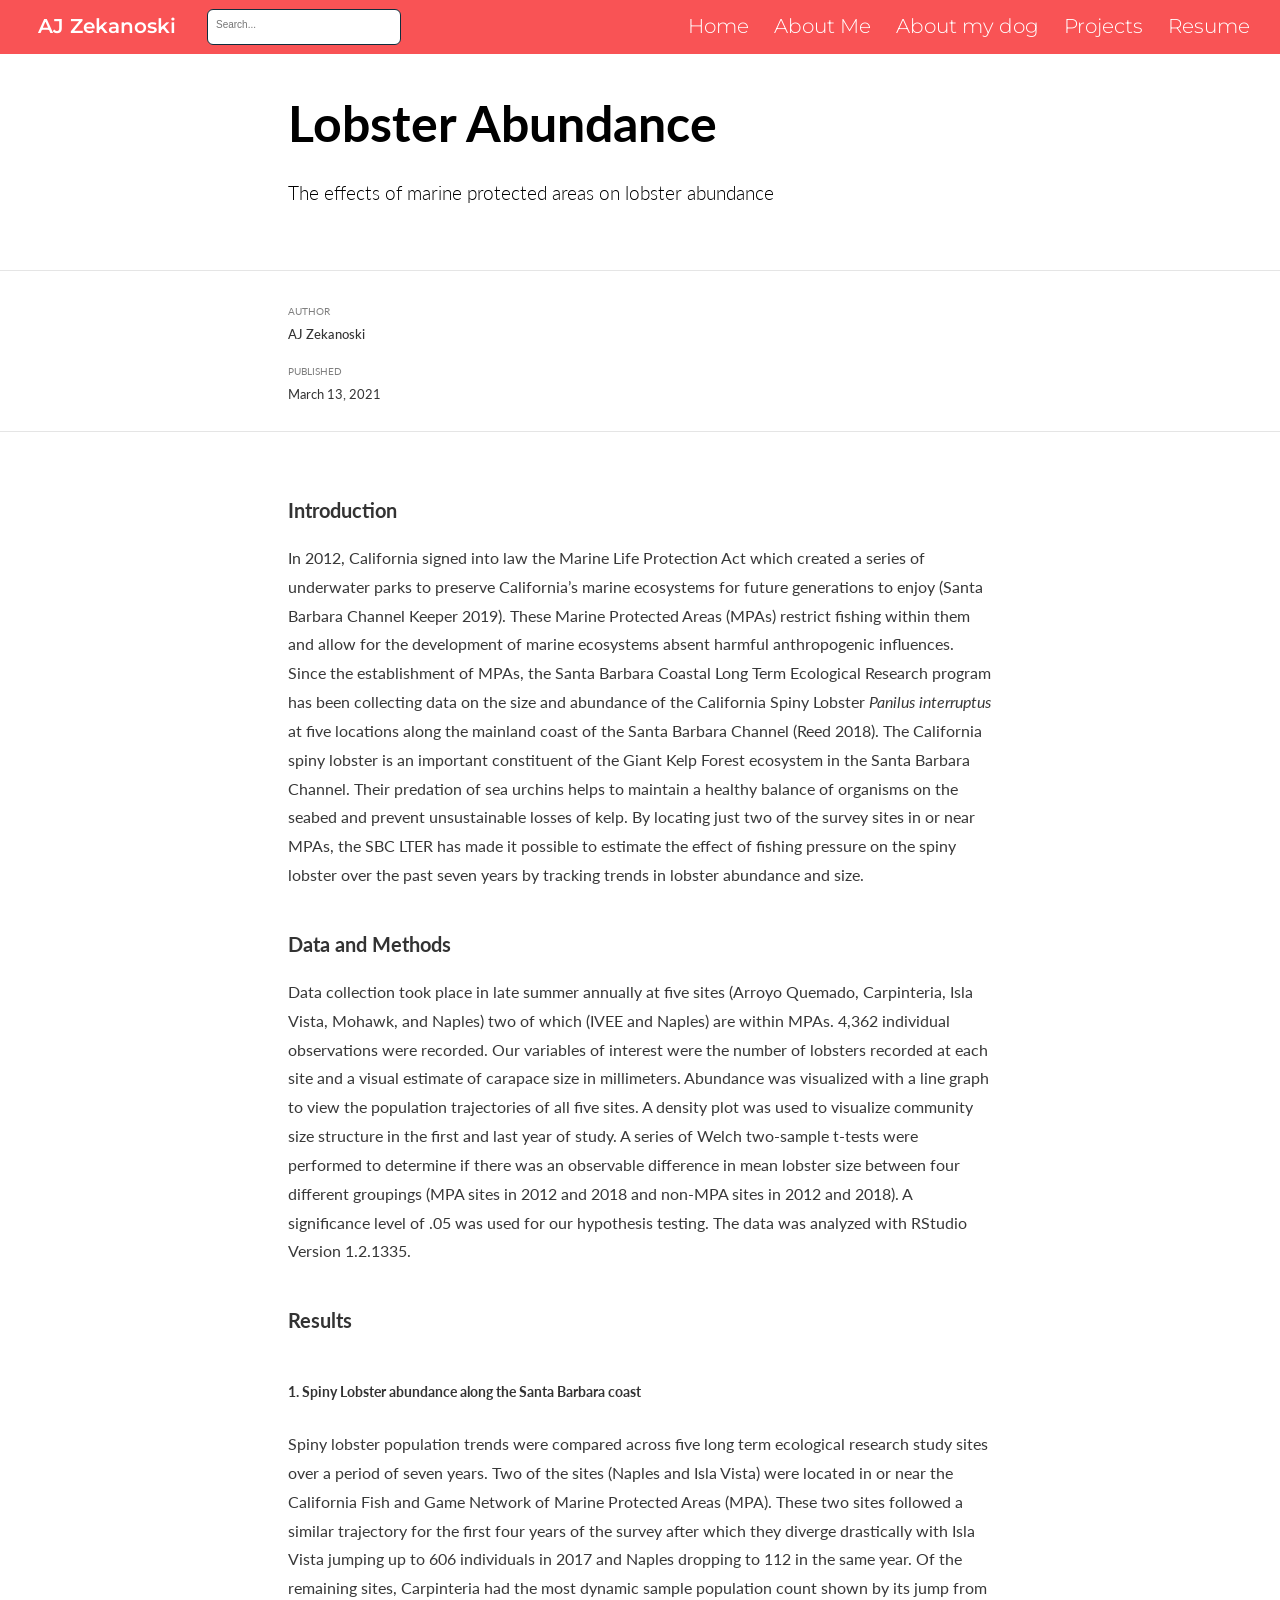
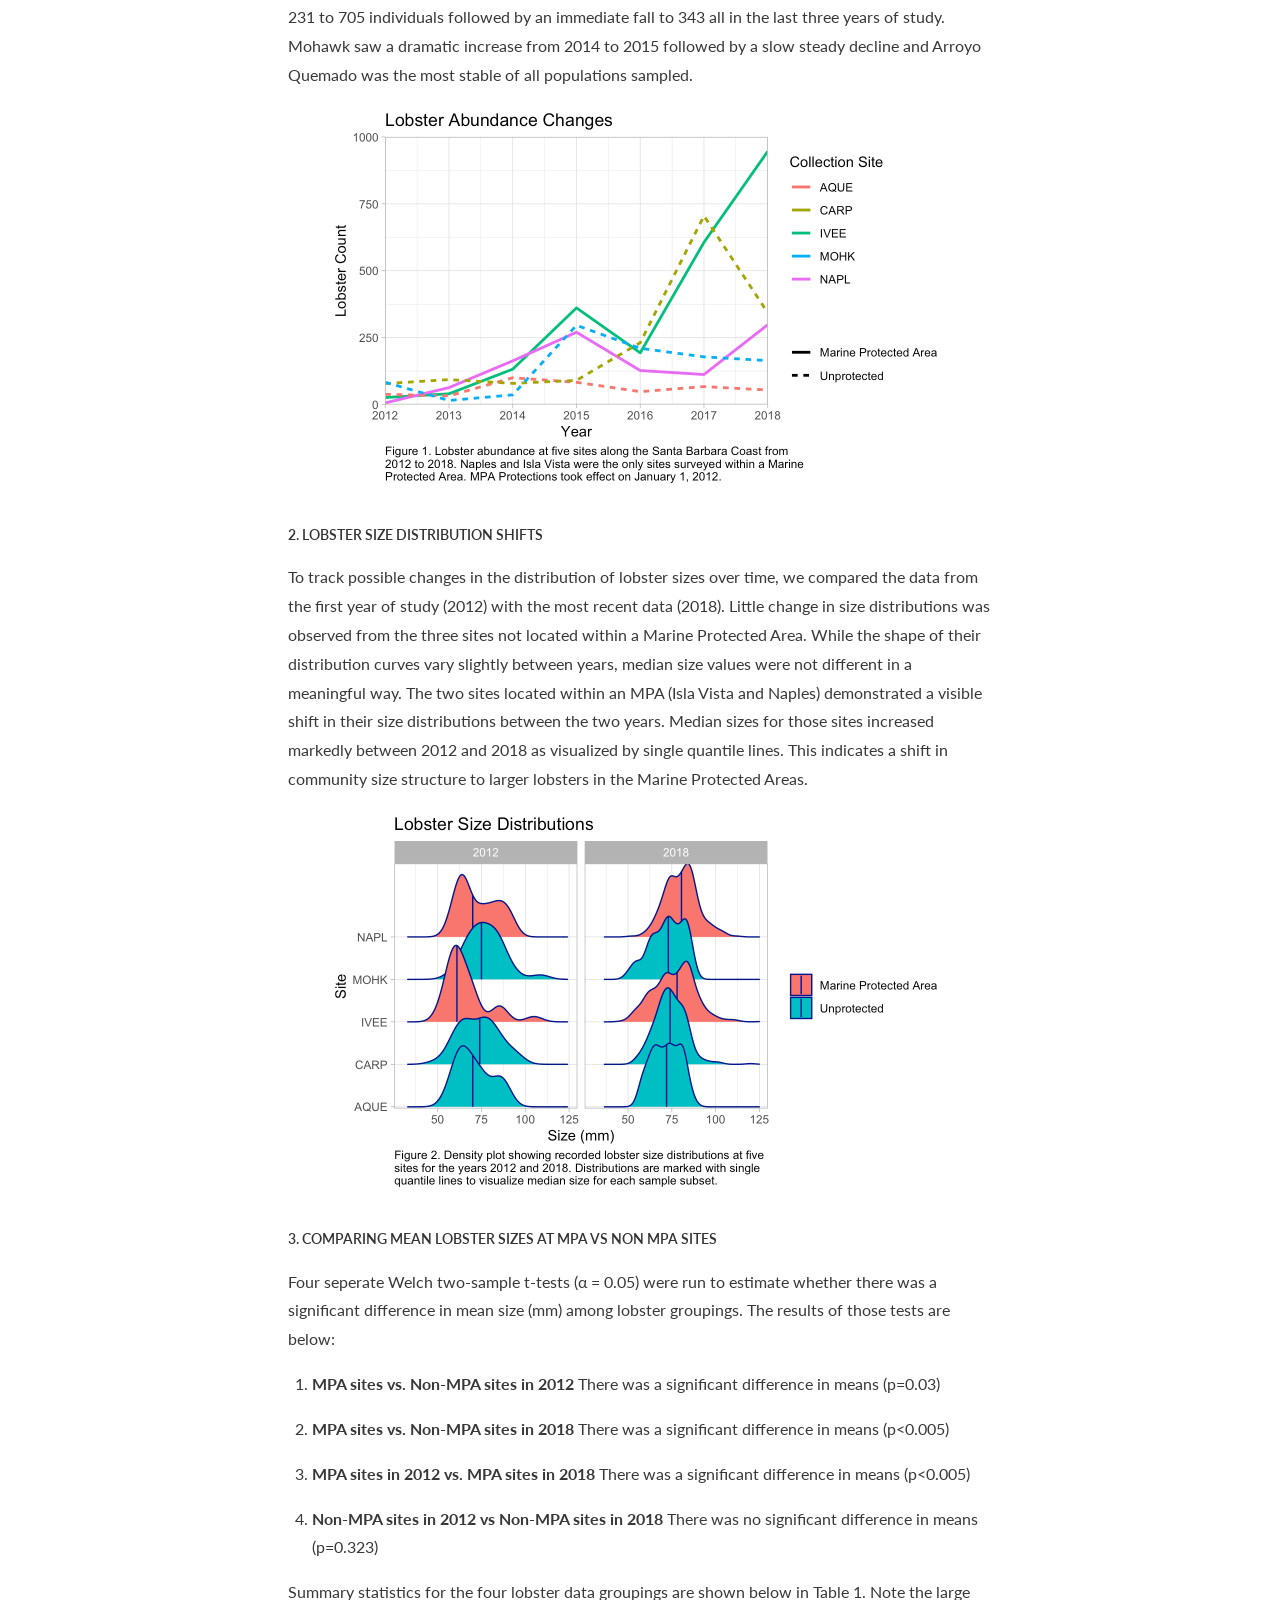
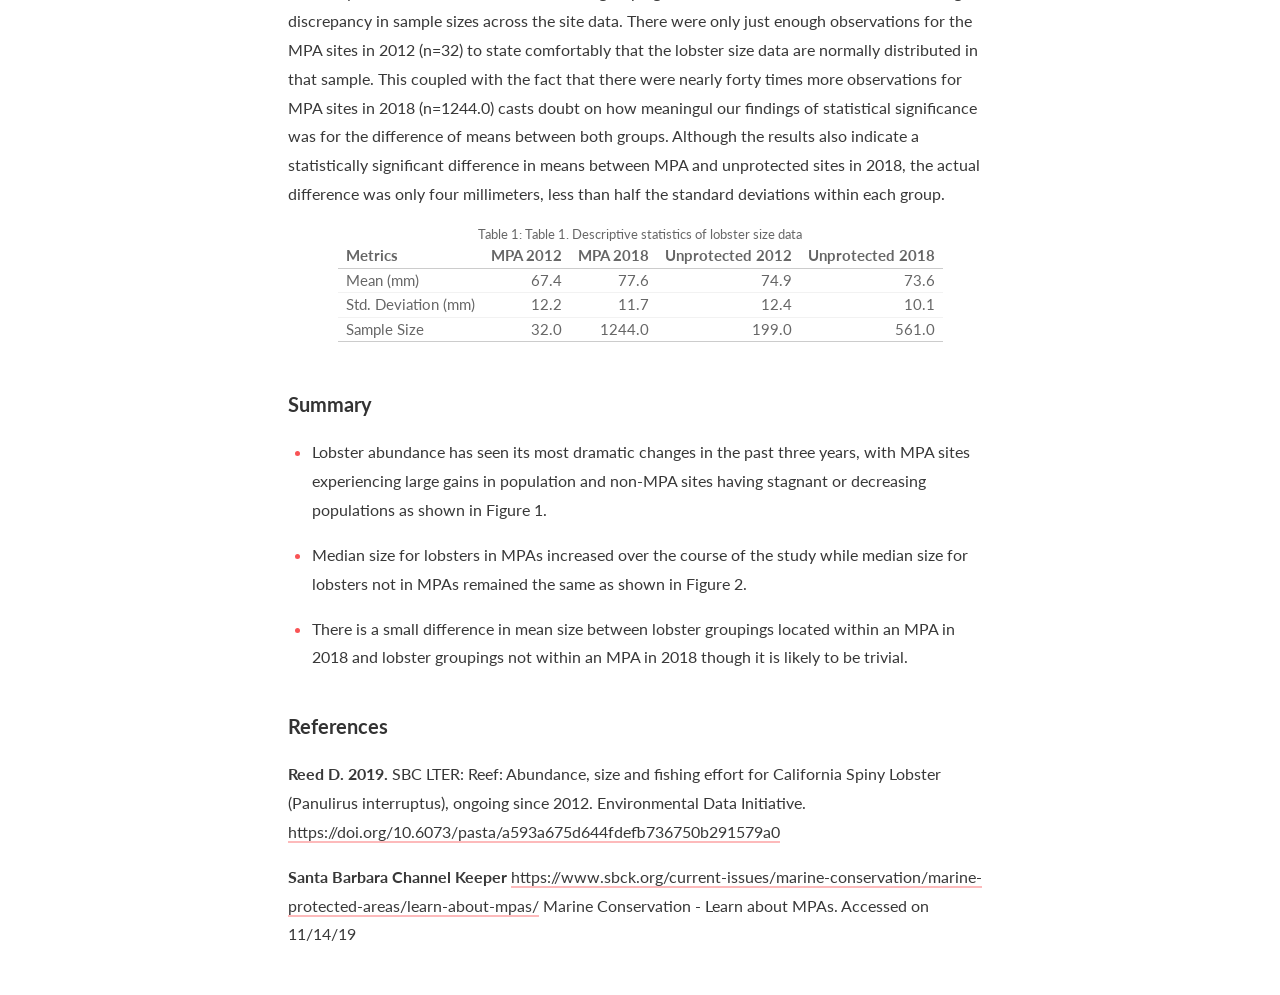
<file: docs/posts/lobster/index.html>
<!DOCTYPE html>

<html xmlns="http://www.w3.org/1999/xhtml" lang="" xml:lang="">

<head>
  <meta charset="utf-8"/>
  <meta name="viewport" content="width=device-width, initial-scale=1"/>
  <meta http-equiv="X-UA-Compatible" content="IE=Edge,chrome=1"/>
  <meta name="generator" content="distill" />

  <style type="text/css">
  /* Hide doc at startup (prevent jankiness while JS renders/transforms) */
  body {
    visibility: hidden;
  }
  </style>

 <!--radix_placeholder_import_source-->
 <!--/radix_placeholder_import_source-->

<style type="text/css">code{white-space: pre;}</style>
<style type="text/css" data-origin="pandoc">
pre > code.sourceCode { white-space: pre; position: relative; }
pre > code.sourceCode > span { display: inline-block; line-height: 1.25; }
pre > code.sourceCode > span:empty { height: 1.2em; }
code.sourceCode > span { color: inherit; text-decoration: inherit; }
div.sourceCode { margin: 1em 0; }
pre.sourceCode { margin: 0; }
@media screen {
div.sourceCode { overflow: auto; }
}
@media print {
pre > code.sourceCode { white-space: pre-wrap; }
pre > code.sourceCode > span { text-indent: -5em; padding-left: 5em; }
}
pre.numberSource code
  { counter-reset: source-line 0; }
pre.numberSource code > span
  { position: relative; left: -4em; counter-increment: source-line; }
pre.numberSource code > span > a:first-child::before
  { content: counter(source-line);
    position: relative; left: -1em; text-align: right; vertical-align: baseline;
    border: none; display: inline-block;
    -webkit-touch-callout: none; -webkit-user-select: none;
    -khtml-user-select: none; -moz-user-select: none;
    -ms-user-select: none; user-select: none;
    padding: 0 4px; width: 4em;
    color: #aaaaaa;
  }
pre.numberSource { margin-left: 3em; border-left: 1px solid #aaaaaa;  padding-left: 4px; }
div.sourceCode
  {   }
@media screen {
pre > code.sourceCode > span > a:first-child::before { text-decoration: underline; }
}
code span.al { color: #ad0000; } /* Alert */
code span.an { color: #5e5e5e; } /* Annotation */
code span.at { color: #20794d; } /* Attribute */
code span.bn { color: #ad0000; } /* BaseN */
code span.bu { } /* BuiltIn */
code span.cf { color: #007ba5; } /* ControlFlow */
code span.ch { color: #20794d; } /* Char */
code span.cn { color: #8f5902; } /* Constant */
code span.co { color: #5e5e5e; } /* Comment */
code span.cv { color: #5e5e5e; font-style: italic; } /* CommentVar */
code span.do { color: #5e5e5e; font-style: italic; } /* Documentation */
code span.dt { color: #ad0000; } /* DataType */
code span.dv { color: #ad0000; } /* DecVal */
code span.er { color: #ad0000; } /* Error */
code span.ex { } /* Extension */
code span.fl { color: #ad0000; } /* Float */
code span.fu { color: #4758ab; } /* Function */
code span.im { } /* Import */
code span.in { color: #5e5e5e; } /* Information */
code span.kw { color: #007ba5; } /* Keyword */
code span.op { color: #5e5e5e; } /* Operator */
code span.ot { color: #007ba5; } /* Other */
code span.pp { color: #ad0000; } /* Preprocessor */
code span.sc { color: #20794d; } /* SpecialChar */
code span.ss { color: #20794d; } /* SpecialString */
code span.st { color: #20794d; } /* String */
code span.va { color: #111111; } /* Variable */
code span.vs { color: #20794d; } /* VerbatimString */
code span.wa { color: #5e5e5e; font-style: italic; } /* Warning */
</style>

  <!--radix_placeholder_meta_tags-->
<title>AJ Zekanoski: Lobster Abundance</title>

<meta property="description" itemprop="description" content="The effects of marine protected areas on lobster abundance"/>


<!--  https://schema.org/Article -->
<meta property="article:published" itemprop="datePublished" content="2021-03-13"/>
<meta property="article:created" itemprop="dateCreated" content="2021-03-13"/>
<meta name="article:author" content="AJ Zekanoski"/>

<!--  https://developers.facebook.com/docs/sharing/webmasters#markup -->
<meta property="og:title" content="AJ Zekanoski: Lobster Abundance"/>
<meta property="og:type" content="article"/>
<meta property="og:description" content="The effects of marine protected areas on lobster abundance"/>
<meta property="og:locale" content="en_US"/>
<meta property="og:site_name" content="AJ Zekanoski"/>

<!--  https://dev.twitter.com/cards/types/summary -->
<meta property="twitter:card" content="summary"/>
<meta property="twitter:title" content="AJ Zekanoski: Lobster Abundance"/>
<meta property="twitter:description" content="The effects of marine protected areas on lobster abundance"/>

<!--/radix_placeholder_meta_tags-->
  <!--radix_placeholder_rmarkdown_metadata-->

<script type="text/json" id="radix-rmarkdown-metadata">
{"type":"list","attributes":{"names":{"type":"character","attributes":{},"value":["title","description","theme","author","date","output"]}},"value":[{"type":"character","attributes":{},"value":["Lobster Abundance"]},{"type":"character","attributes":{},"value":["The effects of marine protected areas on lobster abundance"]},{"type":"character","attributes":{},"value":["aj_theme.css"]},{"type":"list","attributes":{},"value":[{"type":"list","attributes":{"names":{"type":"character","attributes":{},"value":["name"]}},"value":[{"type":"character","attributes":{},"value":["AJ Zekanoski"]}]}]},{"type":"character","attributes":{},"value":["2021-03-13"]},{"type":"list","attributes":{"names":{"type":"character","attributes":{},"value":["distill::distill_article"]}},"value":[{"type":"list","attributes":{"names":{"type":"character","attributes":{},"value":["self_contained"]}},"value":[{"type":"logical","attributes":{},"value":[false]}]}]}]}
</script>
<!--/radix_placeholder_rmarkdown_metadata-->
  
  <script type="text/json" id="radix-resource-manifest">
  {"type":"character","attributes":{},"value":["2021-02-12-welcome/data/sierra_amphibians.xlsx","2021-02-12-welcome/data/world_env_vars.csv","2021-02-12-welcome/welcome_files/anchor-4.2.2/anchor.min.js","2021-02-12-welcome/welcome_files/bowser-1.9.3/bowser.min.js","2021-02-12-welcome/welcome_files/distill-2.2.21/template.v2.js","2021-02-12-welcome/welcome_files/figure-html5/unnamed-chunk-1-1.png","2021-02-12-welcome/welcome_files/figure-html5/unnamed-chunk-2-1.png","2021-02-12-welcome/welcome_files/header-attrs-2.6.6/header-attrs.js","2021-02-12-welcome/welcome_files/header-attrs-2.7/header-attrs.js","2021-02-12-welcome/welcome_files/jquery-1.11.3/jquery.min.js","2021-02-12-welcome/welcome_files/popper-2.6.0/popper.min.js","2021-02-12-welcome/welcome_files/tippy-6.2.7/tippy-bundle.umd.min.js","2021-02-12-welcome/welcome_files/tippy-6.2.7/tippy-light-border.css","2021-02-12-welcome/welcome_files/tippy-6.2.7/tippy.css","2021-02-12-welcome/welcome_files/tippy-6.2.7/tippy.umd.min.js","2021-02-12-welcome/welcome_files/webcomponents-2.0.0/webcomponents.js","2021-02-12-welcome/welcome.html","2021-02-12-welcome/welcome.Rmd","ca_counties/CA_Counties_TIGER2016.cpg","ca_counties/CA_Counties_TIGER2016.dbf","ca_counties/CA_Counties_TIGER2016.prj","ca_counties/CA_Counties_TIGER2016.sbn","ca_counties/CA_Counties_TIGER2016.sbx","ca_counties/CA_Counties_TIGER2016.shp","ca_counties/CA_Counties_TIGER2016.shp.xml","ca_counties/CA_Counties_TIGER2016.shx","cowboys.pdf","lobster_abundance_sbc_lter.csv","lobster_files/figure-html5/unnamed-chunk-3-1.png","lobster_files/figure-html5/unnamed-chunk-5-1.png","Oil_Spill_Incident_Tracking_%5Bds394%5D-shp/Oil_Spill_Incident_Tracking_%5Bds394%5D.cpg","Oil_Spill_Incident_Tracking_%5Bds394%5D-shp/Oil_Spill_Incident_Tracking_%5Bds394%5D.dbf","Oil_Spill_Incident_Tracking_%5Bds394%5D-shp/Oil_Spill_Incident_Tracking_%5Bds394%5D.prj","Oil_Spill_Incident_Tracking_%5Bds394%5D-shp/Oil_Spill_Incident_Tracking_%5Bds394%5D.shp","Oil_Spill_Incident_Tracking_%5Bds394%5D-shp/Oil_Spill_Incident_Tracking_%5Bds394%5D.shx","Oil_Spill_Incident_Tracking_%5Bds394%5D-shp/Oil_Spill_Incident_Tracking_%5Bds394%5D.xml","spatial_data_files/anchor-4.2.2/anchor.min.js","spatial_data_files/bowser-1.9.3/bowser.min.js","spatial_data_files/distill-2.2.21/template.v2.js","spatial_data_files/figure-html5/unnamed-chunk-4-1.png","spatial_data_files/header-attrs-2.7/header-attrs.js","spatial_data_files/jquery-1.11.3/jquery.min.js","spatial_data_files/popper-2.6.0/popper.min.js","spatial_data_files/tippy-6.2.7/tippy-bundle.umd.min.js","spatial_data_files/tippy-6.2.7/tippy-light-border.css","spatial_data_files/tippy-6.2.7/tippy.css","spatial_data_files/tippy-6.2.7/tippy.umd.min.js","spatial_data_files/webcomponents-2.0.0/webcomponents.js","spatial_data.html","text_analysis_files/anchor-4.2.2/anchor.min.js","text_analysis_files/bowser-1.9.3/bowser.min.js","text_analysis_files/distill-2.2.21/template.v2.js","text_analysis_files/figure-html5/unnamed-chunk-11-1.png","text_analysis_files/figure-html5/unnamed-chunk-13-1.png","text_analysis_files/header-attrs-2.7/header-attrs.js","text_analysis_files/jquery-1.11.3/jquery.min.js","text_analysis_files/popper-2.6.0/popper.min.js","text_analysis_files/tippy-6.2.7/tippy-bundle.umd.min.js","text_analysis_files/tippy-6.2.7/tippy-light-border.css","text_analysis_files/tippy-6.2.7/tippy.css","text_analysis_files/tippy-6.2.7/tippy.umd.min.js","text_analysis_files/webcomponents-2.0.0/webcomponents.js","text_analysis.html"]}
  </script>
  <!--radix_placeholder_navigation_in_header-->
<meta name="distill:offset" content="../.."/>

<script type="application/javascript">

  window.headroom_prevent_pin = false;

  window.document.addEventListener("DOMContentLoaded", function (event) {

    // initialize headroom for banner
    var header = $('header').get(0);
    var headerHeight = header.offsetHeight;
    var headroom = new Headroom(header, {
      tolerance: 5,
      onPin : function() {
        if (window.headroom_prevent_pin) {
          window.headroom_prevent_pin = false;
          headroom.unpin();
        }
      }
    });
    headroom.init();
    if(window.location.hash)
      headroom.unpin();
    $(header).addClass('headroom--transition');

    // offset scroll location for banner on hash change
    // (see: https://github.com/WickyNilliams/headroom.js/issues/38)
    window.addEventListener("hashchange", function(event) {
      window.scrollTo(0, window.pageYOffset - (headerHeight + 25));
    });

    // responsive menu
    $('.distill-site-header').each(function(i, val) {
      var topnav = $(this);
      var toggle = topnav.find('.nav-toggle');
      toggle.on('click', function() {
        topnav.toggleClass('responsive');
      });
    });

    // nav dropdowns
    $('.nav-dropbtn').click(function(e) {
      $(this).next('.nav-dropdown-content').toggleClass('nav-dropdown-active');
      $(this).parent().siblings('.nav-dropdown')
         .children('.nav-dropdown-content').removeClass('nav-dropdown-active');
    });
    $("body").click(function(e){
      $('.nav-dropdown-content').removeClass('nav-dropdown-active');
    });
    $(".nav-dropdown").click(function(e){
      e.stopPropagation();
    });
  });
</script>

<style type="text/css">

/* Theme (user-documented overrideables for nav appearance) */

.distill-site-nav {
  color: rgba(255, 255, 255, 0.8);
  background-color: #0F2E3D;
  font-size: 15px;
  font-weight: 300;
}

.distill-site-nav a {
  color: inherit;
  text-decoration: none;
}

.distill-site-nav a:hover {
  color: white;
}

@media print {
  .distill-site-nav {
    display: none;
  }
}

.distill-site-header {

}

.distill-site-footer {

}


/* Site Header */

.distill-site-header {
  width: 100%;
  box-sizing: border-box;
  z-index: 3;
}

.distill-site-header .nav-left {
  display: inline-block;
  margin-left: 8px;
}

@media screen and (max-width: 768px) {
  .distill-site-header .nav-left {
    margin-left: 0;
  }
}


.distill-site-header .nav-right {
  float: right;
  margin-right: 8px;
}

.distill-site-header a,
.distill-site-header .title {
  display: inline-block;
  text-align: center;
  padding: 14px 10px 14px 10px;
}

.distill-site-header .title {
  font-size: 18px;
  min-width: 150px;
}

.distill-site-header .logo {
  padding: 0;
}

.distill-site-header .logo img {
  display: none;
  max-height: 20px;
  width: auto;
  margin-bottom: -4px;
}

.distill-site-header .nav-image img {
  max-height: 18px;
  width: auto;
  display: inline-block;
  margin-bottom: -3px;
}



@media screen and (min-width: 1000px) {
  .distill-site-header .logo img {
    display: inline-block;
  }
  .distill-site-header .nav-left {
    margin-left: 20px;
  }
  .distill-site-header .nav-right {
    margin-right: 20px;
  }
  .distill-site-header .title {
    padding-left: 12px;
  }
}


.distill-site-header .nav-toggle {
  display: none;
}

.nav-dropdown {
  display: inline-block;
  position: relative;
}

.nav-dropdown .nav-dropbtn {
  border: none;
  outline: none;
  color: rgba(255, 255, 255, 0.8);
  padding: 16px 10px;
  background-color: transparent;
  font-family: inherit;
  font-size: inherit;
  font-weight: inherit;
  margin: 0;
  margin-top: 1px;
  z-index: 2;
}

.nav-dropdown-content {
  display: none;
  position: absolute;
  background-color: white;
  min-width: 200px;
  border: 1px solid rgba(0,0,0,0.15);
  border-radius: 4px;
  box-shadow: 0px 8px 16px 0px rgba(0,0,0,0.1);
  z-index: 1;
  margin-top: 2px;
  white-space: nowrap;
  padding-top: 4px;
  padding-bottom: 4px;
}

.nav-dropdown-content hr {
  margin-top: 4px;
  margin-bottom: 4px;
  border: none;
  border-bottom: 1px solid rgba(0, 0, 0, 0.1);
}

.nav-dropdown-active {
  display: block;
}

.nav-dropdown-content a, .nav-dropdown-content .nav-dropdown-header {
  color: black;
  padding: 6px 24px;
  text-decoration: none;
  display: block;
  text-align: left;
}

.nav-dropdown-content .nav-dropdown-header {
  display: block;
  padding: 5px 24px;
  padding-bottom: 0;
  text-transform: uppercase;
  font-size: 14px;
  color: #999999;
  white-space: nowrap;
}

.nav-dropdown:hover .nav-dropbtn {
  color: white;
}

.nav-dropdown-content a:hover {
  background-color: #ddd;
  color: black;
}

.nav-right .nav-dropdown-content {
  margin-left: -45%;
  right: 0;
}

@media screen and (max-width: 768px) {
  .distill-site-header a, .distill-site-header .nav-dropdown  {display: none;}
  .distill-site-header a.nav-toggle {
    float: right;
    display: block;
  }
  .distill-site-header .title {
    margin-left: 0;
  }
  .distill-site-header .nav-right {
    margin-right: 0;
  }
  .distill-site-header {
    overflow: hidden;
  }
  .nav-right .nav-dropdown-content {
    margin-left: 0;
  }
}


@media screen and (max-width: 768px) {
  .distill-site-header.responsive {position: relative; min-height: 500px; }
  .distill-site-header.responsive a.nav-toggle {
    position: absolute;
    right: 0;
    top: 0;
  }
  .distill-site-header.responsive a,
  .distill-site-header.responsive .nav-dropdown {
    display: block;
    text-align: left;
  }
  .distill-site-header.responsive .nav-left,
  .distill-site-header.responsive .nav-right {
    width: 100%;
  }
  .distill-site-header.responsive .nav-dropdown {float: none;}
  .distill-site-header.responsive .nav-dropdown-content {position: relative;}
  .distill-site-header.responsive .nav-dropdown .nav-dropbtn {
    display: block;
    width: 100%;
    text-align: left;
  }
}

/* Site Footer */

.distill-site-footer {
  width: 100%;
  overflow: hidden;
  box-sizing: border-box;
  z-index: 3;
  margin-top: 30px;
  padding-top: 30px;
  padding-bottom: 30px;
  text-align: center;
}

/* Headroom */

d-title {
  padding-top: 6rem;
}

@media print {
  d-title {
    padding-top: 4rem;
  }
}

.headroom {
  z-index: 1000;
  position: fixed;
  top: 0;
  left: 0;
  right: 0;
}

.headroom--transition {
  transition: all .4s ease-in-out;
}

.headroom--unpinned {
  top: -100px;
}

.headroom--pinned {
  top: 0;
}

/* adjust viewport for navbar height */
/* helps vertically center bootstrap (non-distill) content */
.min-vh-100 {
  min-height: calc(100vh - 100px) !important;
}

</style>

<script src="../../site_libs/jquery-1.11.3/jquery.min.js"></script>
<link href="../../site_libs/font-awesome-5.1.0/css/all.css" rel="stylesheet"/>
<link href="../../site_libs/font-awesome-5.1.0/css/v4-shims.css" rel="stylesheet"/>
<script src="../../site_libs/headroom-0.9.4/headroom.min.js"></script>
<script src="../../site_libs/autocomplete-0.37.1/autocomplete.min.js"></script>
<script src="../../site_libs/fuse-6.4.1/fuse.min.js"></script>

<script type="application/javascript">

function getMeta(metaName) {
  var metas = document.getElementsByTagName('meta');
  for (let i = 0; i < metas.length; i++) {
    if (metas[i].getAttribute('name') === metaName) {
      return metas[i].getAttribute('content');
    }
  }
  return '';
}

function offsetURL(url) {
  var offset = getMeta('distill:offset');
  return offset ? offset + '/' + url : url;
}

function createFuseIndex() {

  // create fuse index
  var options = {
    keys: [
      { name: 'title', weight: 20 },
      { name: 'categories', weight: 15 },
      { name: 'description', weight: 10 },
      { name: 'contents', weight: 5 },
    ],
    ignoreLocation: true,
    threshold: 0
  };
  var fuse = new window.Fuse([], options);

  // fetch the main search.json
  return fetch(offsetURL('search.json'))
    .then(function(response) {
      if (response.status == 200) {
        return response.json().then(function(json) {
          // index main articles
          json.articles.forEach(function(article) {
            fuse.add(article);
          });
          // download collections and index their articles
          return Promise.all(json.collections.map(function(collection) {
            return fetch(offsetURL(collection)).then(function(response) {
              if (response.status === 200) {
                return response.json().then(function(articles) {
                  articles.forEach(function(article) {
                    fuse.add(article);
                  });
                })
              } else {
                return Promise.reject(
                  new Error('Unexpected status from search index request: ' +
                            response.status)
                );
              }
            });
          })).then(function() {
            return fuse;
          });
        });

      } else {
        return Promise.reject(
          new Error('Unexpected status from search index request: ' +
                      response.status)
        );
      }
    });
}

window.document.addEventListener("DOMContentLoaded", function (event) {

  // get search element (bail if we don't have one)
  var searchEl = window.document.getElementById('distill-search');
  if (!searchEl)
    return;

  createFuseIndex()
    .then(function(fuse) {

      // make search box visible
      searchEl.classList.remove('hidden');

      // initialize autocomplete
      var options = {
        autoselect: true,
        hint: false,
        minLength: 2,
      };
      window.autocomplete(searchEl, options, [{
        source: function(query, callback) {
          const searchOptions = {
            isCaseSensitive: false,
            shouldSort: true,
            minMatchCharLength: 2,
            limit: 10,
          };
          var results = fuse.search(query, searchOptions);
          callback(results
            .map(function(result) { return result.item; })
          );
        },
        templates: {
          suggestion: function(suggestion) {
            var img = suggestion.preview && Object.keys(suggestion.preview).length > 0
              ? `<img src="${offsetURL(suggestion.preview)}"</img>`
              : '';
            var html = `
              <div class="search-item">
                <h3>${suggestion.title}</h3>
                <div class="search-item-description">
                  ${suggestion.description || ''}
                </div>
                <div class="search-item-preview">
                  ${img}
                </div>
              </div>
            `;
            return html;
          }
        }
      }]).on('autocomplete:selected', function(event, suggestion) {
        window.location.href = offsetURL(suggestion.path);
      });
      // remove inline display style on autocompleter (we want to
      // manage responsive display via css)
      $('.algolia-autocomplete').css("display", "");
    })
    .catch(function(error) {
      console.log(error);
    });

});

</script>

<style type="text/css">

.nav-search {
  font-size: x-small;
}

/* Algolioa Autocomplete */

.algolia-autocomplete {
  display: inline-block;
  margin-left: 10px;
  vertical-align: sub;
  background-color: white;
  color: black;
  padding: 6px;
  padding-top: 8px;
  padding-bottom: 0;
  border-radius: 6px;
  border: 1px #0F2E3D solid;
  width: 180px;
}


@media screen and (max-width: 768px) {
  .distill-site-nav .algolia-autocomplete {
    display: none;
    visibility: hidden;
  }
  .distill-site-nav.responsive .algolia-autocomplete {
    display: inline-block;
    visibility: visible;
  }
  .distill-site-nav.responsive .algolia-autocomplete .aa-dropdown-menu {
    margin-left: 0;
    width: 400px;
    max-height: 400px;
  }
}

.algolia-autocomplete .aa-input, .algolia-autocomplete .aa-hint {
  width: 90%;
  outline: none;
  border: none;
}

.algolia-autocomplete .aa-hint {
  color: #999;
}
.algolia-autocomplete .aa-dropdown-menu {
  width: 550px;
  max-height: 70vh;
  overflow-x: visible;
  overflow-y: scroll;
  padding: 5px;
  margin-top: 3px;
  margin-left: -150px;
  background-color: #fff;
  border-radius: 5px;
  border: 1px solid #999;
  border-top: none;
}

.algolia-autocomplete .aa-dropdown-menu .aa-suggestion {
  cursor: pointer;
  padding: 5px 4px;
  border-bottom: 1px solid #eee;
}

.algolia-autocomplete .aa-dropdown-menu .aa-suggestion:last-of-type {
  border-bottom: none;
  margin-bottom: 2px;
}

.algolia-autocomplete .aa-dropdown-menu .aa-suggestion .search-item {
  overflow: hidden;
  font-size: 0.8em;
  line-height: 1.4em;
}

.algolia-autocomplete .aa-dropdown-menu .aa-suggestion .search-item h3 {
  font-size: 1rem;
  margin-block-start: 0;
  margin-block-end: 5px;
}

.algolia-autocomplete .aa-dropdown-menu .aa-suggestion .search-item-description {
  display: inline-block;
  overflow: hidden;
  height: 2.8em;
  width: 80%;
  margin-right: 4%;
}

.algolia-autocomplete .aa-dropdown-menu .aa-suggestion .search-item-preview {
  display: inline-block;
  width: 15%;
}

.algolia-autocomplete .aa-dropdown-menu .aa-suggestion .search-item-preview img {
  height: 3em;
  width: auto;
  display: none;
}

.algolia-autocomplete .aa-dropdown-menu .aa-suggestion .search-item-preview img[src] {
  display: initial;
}

.algolia-autocomplete .aa-dropdown-menu .aa-suggestion.aa-cursor {
  background-color: #eee;
}
.algolia-autocomplete .aa-dropdown-menu .aa-suggestion em {
  font-weight: bold;
  font-style: normal;
}

</style>


<!--/radix_placeholder_navigation_in_header-->
  <!--radix_placeholder_distill-->

<style type="text/css">

body {
  background-color: white;
}

.pandoc-table {
  width: 100%;
}

.pandoc-table>caption {
  margin-bottom: 10px;
}

.pandoc-table th:not([align]) {
  text-align: left;
}

.pagedtable-footer {
  font-size: 15px;
}

d-byline .byline {
  grid-template-columns: 2fr 2fr;
}

d-byline .byline h3 {
  margin-block-start: 1.5em;
}

d-byline .byline .authors-affiliations h3 {
  margin-block-start: 0.5em;
}

.authors-affiliations .orcid-id {
  width: 16px;
  height:16px;
  margin-left: 4px;
  margin-right: 4px;
  vertical-align: middle;
  padding-bottom: 2px;
}

d-title .dt-tags {
  margin-top: 1em;
  grid-column: text;
}

.dt-tags .dt-tag {
  text-decoration: none;
  display: inline-block;
  color: rgba(0,0,0,0.6);
  padding: 0em 0.4em;
  margin-right: 0.5em;
  margin-bottom: 0.4em;
  font-size: 70%;
  border: 1px solid rgba(0,0,0,0.2);
  border-radius: 3px;
  text-transform: uppercase;
  font-weight: 500;
}

d-article table.gt_table td,
d-article table.gt_table th {
  border-bottom: none;
}

.html-widget {
  margin-bottom: 2.0em;
}

.l-screen-inset {
  padding-right: 16px;
}

.l-screen .caption {
  margin-left: 10px;
}

.shaded {
  background: rgb(247, 247, 247);
  padding-top: 20px;
  padding-bottom: 20px;
  border-top: 1px solid rgba(0, 0, 0, 0.1);
  border-bottom: 1px solid rgba(0, 0, 0, 0.1);
}

.shaded .html-widget {
  margin-bottom: 0;
  border: 1px solid rgba(0, 0, 0, 0.1);
}

.shaded .shaded-content {
  background: white;
}

.text-output {
  margin-top: 0;
  line-height: 1.5em;
}

.hidden {
  display: none !important;
}

d-article {
  padding-top: 2.5rem;
  padding-bottom: 30px;
}

d-appendix {
  padding-top: 30px;
}

d-article>p>img {
  width: 100%;
}

d-article h2 {
  margin: 1rem 0 1.5rem 0;
}

d-article h3 {
  margin-top: 1.5rem;
}

d-article iframe {
  border: 1px solid rgba(0, 0, 0, 0.1);
  margin-bottom: 2.0em;
  width: 100%;
}

/* Tweak code blocks */

d-article div.sourceCode code,
d-article pre code {
  font-family: Consolas, Monaco, 'Andale Mono', 'Ubuntu Mono', monospace;
}

d-article pre,
d-article div.sourceCode,
d-article div.sourceCode pre {
  overflow: auto;
}

d-article div.sourceCode {
  background-color: white;
}

d-article div.sourceCode pre {
  padding-left: 10px;
  font-size: 12px;
  border-left: 2px solid rgba(0,0,0,0.1);
}

d-article pre {
  font-size: 12px;
  color: black;
  background: none;
  margin-top: 0;
  text-align: left;
  white-space: pre;
  word-spacing: normal;
  word-break: normal;
  word-wrap: normal;
  line-height: 1.5;

  -moz-tab-size: 4;
  -o-tab-size: 4;
  tab-size: 4;

  -webkit-hyphens: none;
  -moz-hyphens: none;
  -ms-hyphens: none;
  hyphens: none;
}

d-article pre a {
  border-bottom: none;
}

d-article pre a:hover {
  border-bottom: none;
  text-decoration: underline;
}

d-article details {
  grid-column: text;
  margin-bottom: 0.8em;
}

@media(min-width: 768px) {

d-article pre,
d-article div.sourceCode,
d-article div.sourceCode pre {
  overflow: visible !important;
}

d-article div.sourceCode pre {
  padding-left: 18px;
  font-size: 14px;
}

d-article pre {
  font-size: 14px;
}

}

figure img.external {
  background: white;
  border: 1px solid rgba(0, 0, 0, 0.1);
  box-shadow: 0 1px 8px rgba(0, 0, 0, 0.1);
  padding: 18px;
  box-sizing: border-box;
}

/* CSS for d-contents */

.d-contents {
  grid-column: text;
  color: rgba(0,0,0,0.8);
  font-size: 0.9em;
  padding-bottom: 1em;
  margin-bottom: 1em;
  padding-bottom: 0.5em;
  margin-bottom: 1em;
  padding-left: 0.25em;
  justify-self: start;
}

@media(min-width: 1000px) {
  .d-contents.d-contents-float {
    height: 0;
    grid-column-start: 1;
    grid-column-end: 4;
    justify-self: center;
    padding-right: 3em;
    padding-left: 2em;
  }
}

.d-contents nav h3 {
  font-size: 18px;
  margin-top: 0;
  margin-bottom: 1em;
}

.d-contents li {
  list-style-type: none
}

.d-contents nav > ul {
  padding-left: 0;
}

.d-contents ul {
  padding-left: 1em
}

.d-contents nav ul li {
  margin-top: 0.6em;
  margin-bottom: 0.2em;
}

.d-contents nav a {
  font-size: 13px;
  border-bottom: none;
  text-decoration: none
  color: rgba(0, 0, 0, 0.8);
}

.d-contents nav a:hover {
  text-decoration: underline solid rgba(0, 0, 0, 0.6)
}

.d-contents nav > ul > li > a {
  font-weight: 600;
}

.d-contents nav > ul > li > ul {
  font-weight: inherit;
}

.d-contents nav > ul > li > ul > li {
  margin-top: 0.2em;
}


.d-contents nav ul {
  margin-top: 0;
  margin-bottom: 0.25em;
}

.d-article-with-toc h2:nth-child(2) {
  margin-top: 0;
}


/* Figure */

.figure {
  position: relative;
  margin-bottom: 2.5em;
  margin-top: 1.5em;
}

.figure img {
  width: 100%;
}

.figure .caption {
  color: rgba(0, 0, 0, 0.6);
  font-size: 12px;
  line-height: 1.5em;
}

.figure img.external {
  background: white;
  border: 1px solid rgba(0, 0, 0, 0.1);
  box-shadow: 0 1px 8px rgba(0, 0, 0, 0.1);
  padding: 18px;
  box-sizing: border-box;
}

.figure .caption a {
  color: rgba(0, 0, 0, 0.6);
}

.figure .caption b,
.figure .caption strong, {
  font-weight: 600;
  color: rgba(0, 0, 0, 1.0);
}

/* Citations */

d-article .citation {
  color: inherit;
  cursor: inherit;
}

div.hanging-indent{
  margin-left: 1em; text-indent: -1em;
}

/* Citation hover box */

.tippy-box[data-theme~=light-border] {
  background-color: rgba(250, 250, 250, 0.95);
}

.tippy-content > p {
  margin-bottom: 0;
  padding: 2px;
}


/* Tweak 1000px media break to show more text */

@media(min-width: 1000px) {
  .base-grid,
  distill-header,
  d-title,
  d-abstract,
  d-article,
  d-appendix,
  distill-appendix,
  d-byline,
  d-footnote-list,
  d-citation-list,
  distill-footer {
    grid-template-columns: [screen-start] 1fr [page-start kicker-start] 80px [middle-start] 50px [text-start kicker-end] 65px 65px 65px 65px 65px 65px 65px 65px [text-end gutter-start] 65px [middle-end] 65px [page-end gutter-end] 1fr [screen-end];
    grid-column-gap: 16px;
  }

  .grid {
    grid-column-gap: 16px;
  }

  d-article {
    font-size: 1.06rem;
    line-height: 1.7em;
  }
  figure .caption, .figure .caption, figure figcaption {
    font-size: 13px;
  }
}

@media(min-width: 1180px) {
  .base-grid,
  distill-header,
  d-title,
  d-abstract,
  d-article,
  d-appendix,
  distill-appendix,
  d-byline,
  d-footnote-list,
  d-citation-list,
  distill-footer {
    grid-template-columns: [screen-start] 1fr [page-start kicker-start] 60px [middle-start] 60px [text-start kicker-end] 60px 60px 60px 60px 60px 60px 60px 60px [text-end gutter-start] 60px [middle-end] 60px [page-end gutter-end] 1fr [screen-end];
    grid-column-gap: 32px;
  }

  .grid {
    grid-column-gap: 32px;
  }
}


/* Get the citation styles for the appendix (not auto-injected on render since
   we do our own rendering of the citation appendix) */

d-appendix .citation-appendix,
.d-appendix .citation-appendix {
  font-size: 11px;
  line-height: 15px;
  border-left: 1px solid rgba(0, 0, 0, 0.1);
  padding-left: 18px;
  border: 1px solid rgba(0,0,0,0.1);
  background: rgba(0, 0, 0, 0.02);
  padding: 10px 18px;
  border-radius: 3px;
  color: rgba(150, 150, 150, 1);
  overflow: hidden;
  margin-top: -12px;
  white-space: pre-wrap;
  word-wrap: break-word;
}

/* Include appendix styles here so they can be overridden */

d-appendix {
  contain: layout style;
  font-size: 0.8em;
  line-height: 1.7em;
  margin-top: 60px;
  margin-bottom: 0;
  border-top: 1px solid rgba(0, 0, 0, 0.1);
  color: rgba(0,0,0,0.5);
  padding-top: 60px;
  padding-bottom: 48px;
}

d-appendix h3 {
  grid-column: page-start / text-start;
  font-size: 15px;
  font-weight: 500;
  margin-top: 1em;
  margin-bottom: 0;
  color: rgba(0,0,0,0.65);
}

d-appendix h3 + * {
  margin-top: 1em;
}

d-appendix ol {
  padding: 0 0 0 15px;
}

@media (min-width: 768px) {
  d-appendix ol {
    padding: 0 0 0 30px;
    margin-left: -30px;
  }
}

d-appendix li {
  margin-bottom: 1em;
}

d-appendix a {
  color: rgba(0, 0, 0, 0.6);
}

d-appendix > * {
  grid-column: text;
}

d-appendix > d-footnote-list,
d-appendix > d-citation-list,
d-appendix > distill-appendix {
  grid-column: screen;
}

/* Include footnote styles here so they can be overridden */

d-footnote-list {
  contain: layout style;
}

d-footnote-list > * {
  grid-column: text;
}

d-footnote-list a.footnote-backlink {
  color: rgba(0,0,0,0.3);
  padding-left: 0.5em;
}



/* Anchor.js */

.anchorjs-link {
  /*transition: all .25s linear; */
  text-decoration: none;
  border-bottom: none;
}
*:hover > .anchorjs-link {
  margin-left: -1.125em !important;
  text-decoration: none;
  border-bottom: none;
}

/* Social footer */

.social_footer {
  margin-top: 30px;
  margin-bottom: 0;
  color: rgba(0,0,0,0.67);
}

.disqus-comments {
  margin-right: 30px;
}

.disqus-comment-count {
  border-bottom: 1px solid rgba(0, 0, 0, 0.4);
  cursor: pointer;
}

#disqus_thread {
  margin-top: 30px;
}

.article-sharing a {
  border-bottom: none;
  margin-right: 8px;
}

.article-sharing a:hover {
  border-bottom: none;
}

.sidebar-section.subscribe {
  font-size: 12px;
  line-height: 1.6em;
}

.subscribe p {
  margin-bottom: 0.5em;
}


.article-footer .subscribe {
  font-size: 15px;
  margin-top: 45px;
}


.sidebar-section.custom {
  font-size: 12px;
  line-height: 1.6em;
}

.custom p {
  margin-bottom: 0.5em;
}

/* Styles for listing layout (hide title) */
.layout-listing d-title, .layout-listing .d-title {
  display: none;
}

/* Styles for posts lists (not auto-injected) */


.posts-with-sidebar {
  padding-left: 45px;
  padding-right: 45px;
}

.posts-list .description h2,
.posts-list .description p {
  font-family: -apple-system, BlinkMacSystemFont, "Segoe UI", Roboto, Oxygen, Ubuntu, Cantarell, "Fira Sans", "Droid Sans", "Helvetica Neue", Arial, sans-serif;
}

.posts-list .description h2 {
  font-weight: 700;
  border-bottom: none;
  padding-bottom: 0;
}

.posts-list h2.post-tag {
  border-bottom: 1px solid rgba(0, 0, 0, 0.2);
  padding-bottom: 12px;
}
.posts-list {
  margin-top: 60px;
  margin-bottom: 24px;
}

.posts-list .post-preview {
  text-decoration: none;
  overflow: hidden;
  display: block;
  border-bottom: 1px solid rgba(0, 0, 0, 0.1);
  padding: 24px 0;
}

.post-preview-last {
  border-bottom: none !important;
}

.posts-list .posts-list-caption {
  grid-column: screen;
  font-weight: 400;
}

.posts-list .post-preview h2 {
  margin: 0 0 6px 0;
  line-height: 1.2em;
  font-style: normal;
  font-size: 24px;
}

.posts-list .post-preview p {
  margin: 0 0 12px 0;
  line-height: 1.4em;
  font-size: 16px;
}

.posts-list .post-preview .thumbnail {
  box-sizing: border-box;
  margin-bottom: 24px;
  position: relative;
  max-width: 500px;
}
.posts-list .post-preview img {
  width: 100%;
  display: block;
}

.posts-list .metadata {
  font-size: 12px;
  line-height: 1.4em;
  margin-bottom: 18px;
}

.posts-list .metadata > * {
  display: inline-block;
}

.posts-list .metadata .publishedDate {
  margin-right: 2em;
}

.posts-list .metadata .dt-authors {
  display: block;
  margin-top: 0.3em;
  margin-right: 2em;
}

.posts-list .dt-tags {
  display: block;
  line-height: 1em;
}

.posts-list .dt-tags .dt-tag {
  display: inline-block;
  color: rgba(0,0,0,0.6);
  padding: 0.3em 0.4em;
  margin-right: 0.2em;
  margin-bottom: 0.4em;
  font-size: 60%;
  border: 1px solid rgba(0,0,0,0.2);
  border-radius: 3px;
  text-transform: uppercase;
  font-weight: 500;
}

.posts-list img {
  opacity: 1;
}

.posts-list img[data-src] {
  opacity: 0;
}

.posts-more {
  clear: both;
}


.posts-sidebar {
  font-size: 16px;
}

.posts-sidebar h3 {
  font-size: 16px;
  margin-top: 0;
  margin-bottom: 0.5em;
  font-weight: 400;
  text-transform: uppercase;
}

.sidebar-section {
  margin-bottom: 30px;
}

.categories ul {
  list-style-type: none;
  margin: 0;
  padding: 0;
}

.categories li {
  color: rgba(0, 0, 0, 0.8);
  margin-bottom: 0;
}

.categories li>a {
  border-bottom: none;
}

.categories li>a:hover {
  border-bottom: 1px solid rgba(0, 0, 0, 0.4);
}

.categories .active {
  font-weight: 600;
}

.categories .category-count {
  color: rgba(0, 0, 0, 0.4);
}


@media(min-width: 768px) {
  .posts-list .post-preview h2 {
    font-size: 26px;
  }
  .posts-list .post-preview .thumbnail {
    float: right;
    width: 30%;
    margin-bottom: 0;
  }
  .posts-list .post-preview .description {
    float: left;
    width: 45%;
  }
  .posts-list .post-preview .metadata {
    float: left;
    width: 20%;
    margin-top: 8px;
  }
  .posts-list .post-preview p {
    margin: 0 0 12px 0;
    line-height: 1.5em;
    font-size: 16px;
  }
  .posts-with-sidebar .posts-list {
    float: left;
    width: 75%;
  }
  .posts-with-sidebar .posts-sidebar {
    float: right;
    width: 20%;
    margin-top: 60px;
    padding-top: 24px;
    padding-bottom: 24px;
  }
}


/* Improve display for browsers without grid (IE/Edge <= 15) */

.downlevel {
  line-height: 1.6em;
  font-family: -apple-system, BlinkMacSystemFont, "Segoe UI", Roboto, Oxygen, Ubuntu, Cantarell, "Fira Sans", "Droid Sans", "Helvetica Neue", Arial, sans-serif;
  margin: 0;
}

.downlevel .d-title {
  padding-top: 6rem;
  padding-bottom: 1.5rem;
}

.downlevel .d-title h1 {
  font-size: 50px;
  font-weight: 700;
  line-height: 1.1em;
  margin: 0 0 0.5rem;
}

.downlevel .d-title p {
  font-weight: 300;
  font-size: 1.2rem;
  line-height: 1.55em;
  margin-top: 0;
}

.downlevel .d-byline {
  padding-top: 0.8em;
  padding-bottom: 0.8em;
  font-size: 0.8rem;
  line-height: 1.8em;
}

.downlevel .section-separator {
  border: none;
  border-top: 1px solid rgba(0, 0, 0, 0.1);
}

.downlevel .d-article {
  font-size: 1.06rem;
  line-height: 1.7em;
  padding-top: 1rem;
  padding-bottom: 2rem;
}


.downlevel .d-appendix {
  padding-left: 0;
  padding-right: 0;
  max-width: none;
  font-size: 0.8em;
  line-height: 1.7em;
  margin-bottom: 0;
  color: rgba(0,0,0,0.5);
  padding-top: 40px;
  padding-bottom: 48px;
}

.downlevel .footnotes ol {
  padding-left: 13px;
}

.downlevel .base-grid,
.downlevel .distill-header,
.downlevel .d-title,
.downlevel .d-abstract,
.downlevel .d-article,
.downlevel .d-appendix,
.downlevel .distill-appendix,
.downlevel .d-byline,
.downlevel .d-footnote-list,
.downlevel .d-citation-list,
.downlevel .distill-footer,
.downlevel .appendix-bottom,
.downlevel .posts-container {
  padding-left: 40px;
  padding-right: 40px;
}

@media(min-width: 768px) {
  .downlevel .base-grid,
  .downlevel .distill-header,
  .downlevel .d-title,
  .downlevel .d-abstract,
  .downlevel .d-article,
  .downlevel .d-appendix,
  .downlevel .distill-appendix,
  .downlevel .d-byline,
  .downlevel .d-footnote-list,
  .downlevel .d-citation-list,
  .downlevel .distill-footer,
  .downlevel .appendix-bottom,
  .downlevel .posts-container {
  padding-left: 150px;
  padding-right: 150px;
  max-width: 900px;
}
}

.downlevel pre code {
  display: block;
  border-left: 2px solid rgba(0, 0, 0, .1);
  padding: 0 0 0 20px;
  font-size: 14px;
}

.downlevel code, .downlevel pre {
  color: black;
  background: none;
  font-family: Consolas, Monaco, 'Andale Mono', 'Ubuntu Mono', monospace;
  text-align: left;
  white-space: pre;
  word-spacing: normal;
  word-break: normal;
  word-wrap: normal;
  line-height: 1.5;

  -moz-tab-size: 4;
  -o-tab-size: 4;
  tab-size: 4;

  -webkit-hyphens: none;
  -moz-hyphens: none;
  -ms-hyphens: none;
  hyphens: none;
}

.downlevel .posts-list .post-preview {
  color: inherit;
}



</style>

<script type="application/javascript">

function is_downlevel_browser() {
  if (bowser.isUnsupportedBrowser({ msie: "12", msedge: "16"},
                                 window.navigator.userAgent)) {
    return true;
  } else {
    return window.load_distill_framework === undefined;
  }
}

// show body when load is complete
function on_load_complete() {

  // add anchors
  if (window.anchors) {
    window.anchors.options.placement = 'left';
    window.anchors.add('d-article > h2, d-article > h3, d-article > h4, d-article > h5');
  }


  // set body to visible
  document.body.style.visibility = 'visible';

  // force redraw for leaflet widgets
  if (window.HTMLWidgets) {
    var maps = window.HTMLWidgets.findAll(".leaflet");
    $.each(maps, function(i, el) {
      var map = this.getMap();
      map.invalidateSize();
      map.eachLayer(function(layer) {
        if (layer instanceof L.TileLayer)
          layer.redraw();
      });
    });
  }

  // trigger 'shown' so htmlwidgets resize
  $('d-article').trigger('shown');
}

function init_distill() {

  init_common();

  // create front matter
  var front_matter = $('<d-front-matter></d-front-matter>');
  $('#distill-front-matter').wrap(front_matter);

  // create d-title
  $('.d-title').changeElementType('d-title');

  // create d-byline
  var byline = $('<d-byline></d-byline>');
  $('.d-byline').replaceWith(byline);

  // create d-article
  var article = $('<d-article></d-article>');
  $('.d-article').wrap(article).children().unwrap();

  // move posts container into article
  $('.posts-container').appendTo($('d-article'));

  // create d-appendix
  $('.d-appendix').changeElementType('d-appendix');

  // flag indicating that we have appendix items
  var appendix = $('.appendix-bottom').children('h3').length > 0;

  // replace footnotes with <d-footnote>
  $('.footnote-ref').each(function(i, val) {
    appendix = true;
    var href = $(this).attr('href');
    var id = href.replace('#', '');
    var fn = $('#' + id);
    var fn_p = $('#' + id + '>p');
    fn_p.find('.footnote-back').remove();
    var text = fn_p.html();
    var dtfn = $('<d-footnote></d-footnote>');
    dtfn.html(text);
    $(this).replaceWith(dtfn);
  });
  // remove footnotes
  $('.footnotes').remove();

  // move refs into #references-listing
  $('#references-listing').replaceWith($('#refs'));

  $('h1.appendix, h2.appendix').each(function(i, val) {
    $(this).changeElementType('h3');
  });
  $('h3.appendix').each(function(i, val) {
    var id = $(this).attr('id');
    $('.d-contents a[href="#' + id + '"]').parent().remove();
    appendix = true;
    $(this).nextUntil($('h1, h2, h3')).addBack().appendTo($('d-appendix'));
  });

  // show d-appendix if we have appendix content
  $("d-appendix").css('display', appendix ? 'grid' : 'none');

  // localize layout chunks to just output
  $('.layout-chunk').each(function(i, val) {

    // capture layout
    var layout = $(this).attr('data-layout');

    // apply layout to markdown level block elements
    var elements = $(this).children().not('details, div.sourceCode, pre, script');
    elements.each(function(i, el) {
      var layout_div = $('<div class="' + layout + '"></div>');
      if (layout_div.hasClass('shaded')) {
        var shaded_content = $('<div class="shaded-content"></div>');
        $(this).wrap(shaded_content);
        $(this).parent().wrap(layout_div);
      } else {
        $(this).wrap(layout_div);
      }
    });


    // unwrap the layout-chunk div
    $(this).children().unwrap();
  });

  // remove code block used to force  highlighting css
  $('.distill-force-highlighting-css').parent().remove();

  // remove empty line numbers inserted by pandoc when using a
  // custom syntax highlighting theme
  $('code.sourceCode a:empty').remove();

  // load distill framework
  load_distill_framework();

  // wait for window.distillRunlevel == 4 to do post processing
  function distill_post_process() {

    if (!window.distillRunlevel || window.distillRunlevel < 4)
      return;

    // hide author/affiliations entirely if we have no authors
    var front_matter = JSON.parse($("#distill-front-matter").html());
    var have_authors = front_matter.authors && front_matter.authors.length > 0;
    if (!have_authors)
      $('d-byline').addClass('hidden');

    // article with toc class
    $('.d-contents').parent().addClass('d-article-with-toc');

    // strip links that point to #
    $('.authors-affiliations').find('a[href="#"]').removeAttr('href');

    // add orcid ids
    $('.authors-affiliations').find('.author').each(function(i, el) {
      var orcid_id = front_matter.authors[i].orcidID;
      if (orcid_id) {
        var a = $('<a></a>');
        a.attr('href', 'https://orcid.org/' + orcid_id);
        var img = $('<img></img>');
        img.addClass('orcid-id');
        img.attr('alt', 'ORCID ID');
        img.attr('src','[data-uri]');
        a.append(img);
        $(this).append(a);
      }
    });

    // hide elements of author/affiliations grid that have no value
    function hide_byline_column(caption) {
      $('d-byline').find('h3:contains("' + caption + '")').parent().css('visibility', 'hidden');
    }

    // affiliations
    var have_affiliations = false;
    for (var i = 0; i<front_matter.authors.length; ++i) {
      var author = front_matter.authors[i];
      if (author.affiliation !== "&nbsp;") {
        have_affiliations = true;
        break;
      }
    }
    if (!have_affiliations)
      $('d-byline').find('h3:contains("Affiliations")').css('visibility', 'hidden');

    // published date
    if (!front_matter.publishedDate)
      hide_byline_column("Published");

    // document object identifier
    var doi = $('d-byline').find('h3:contains("DOI")');
    var doi_p = doi.next().empty();
    if (!front_matter.doi) {
      // if we have a citation and valid citationText then link to that
      if ($('#citation').length > 0 && front_matter.citationText) {
        doi.html('Citation');
        $('<a href="#citation"></a>')
          .text(front_matter.citationText)
          .appendTo(doi_p);
      } else {
        hide_byline_column("DOI");
      }
    } else {
      $('<a></a>')
         .attr('href', "https://doi.org/" + front_matter.doi)
         .html(front_matter.doi)
         .appendTo(doi_p);
    }

     // change plural form of authors/affiliations
    if (front_matter.authors.length === 1) {
      var grid = $('.authors-affiliations');
      grid.children('h3:contains("Authors")').text('Author');
      grid.children('h3:contains("Affiliations")').text('Affiliation');
    }

    // remove d-appendix and d-footnote-list local styles
    $('d-appendix > style:first-child').remove();
    $('d-footnote-list > style:first-child').remove();

    // move appendix-bottom entries to the bottom
    $('.appendix-bottom').appendTo('d-appendix').children().unwrap();
    $('.appendix-bottom').remove();

    // hoverable references
    $('span.citation[data-cites]').each(function() {
      var refHtml = $('#ref-' + $(this).attr('data-cites')).html();
      window.tippy(this, {
        allowHTML: true,
        content: refHtml,
        maxWidth: 500,
        interactive: true,
        interactiveBorder: 10,
        theme: 'light-border',
        placement: 'bottom-start'
      });
    });

    // clear polling timer
    clearInterval(tid);

    // show body now that everything is ready
    on_load_complete();
  }

  var tid = setInterval(distill_post_process, 50);
  distill_post_process();

}

function init_downlevel() {

  init_common();

   // insert hr after d-title
  $('.d-title').after($('<hr class="section-separator"/>'));

  // check if we have authors
  var front_matter = JSON.parse($("#distill-front-matter").html());
  var have_authors = front_matter.authors && front_matter.authors.length > 0;

  // manage byline/border
  if (!have_authors)
    $('.d-byline').remove();
  $('.d-byline').after($('<hr class="section-separator"/>'));
  $('.d-byline a').remove();

  // remove toc
  $('.d-contents').remove();

  // move appendix elements
  $('h1.appendix, h2.appendix').each(function(i, val) {
    $(this).changeElementType('h3');
  });
  $('h3.appendix').each(function(i, val) {
    $(this).nextUntil($('h1, h2, h3')).addBack().appendTo($('.d-appendix'));
  });


  // inject headers into references and footnotes
  var refs_header = $('<h3></h3>');
  refs_header.text('References');
  $('#refs').prepend(refs_header);

  var footnotes_header = $('<h3></h3');
  footnotes_header.text('Footnotes');
  $('.footnotes').children('hr').first().replaceWith(footnotes_header);

  // move appendix-bottom entries to the bottom
  $('.appendix-bottom').appendTo('.d-appendix').children().unwrap();
  $('.appendix-bottom').remove();

  // remove appendix if it's empty
  if ($('.d-appendix').children().length === 0)
    $('.d-appendix').remove();

  // prepend separator above appendix
  $('.d-appendix').before($('<hr class="section-separator" style="clear: both"/>'));

  // trim code
  $('pre>code').each(function(i, val) {
    $(this).html($.trim($(this).html()));
  });

  // move posts-container right before article
  $('.posts-container').insertBefore($('.d-article'));

  $('body').addClass('downlevel');

  on_load_complete();
}


function init_common() {

  // jquery plugin to change element types
  (function($) {
    $.fn.changeElementType = function(newType) {
      var attrs = {};

      $.each(this[0].attributes, function(idx, attr) {
        attrs[attr.nodeName] = attr.nodeValue;
      });

      this.replaceWith(function() {
        return $("<" + newType + "/>", attrs).append($(this).contents());
      });
    };
  })(jQuery);

  // prevent underline for linked images
  $('a > img').parent().css({'border-bottom' : 'none'});

  // mark non-body figures created by knitr chunks as 100% width
  $('.layout-chunk').each(function(i, val) {
    var figures = $(this).find('img, .html-widget');
    if ($(this).attr('data-layout') !== "l-body") {
      figures.css('width', '100%');
    } else {
      figures.css('max-width', '100%');
      figures.filter("[width]").each(function(i, val) {
        var fig = $(this);
        fig.css('width', fig.attr('width') + 'px');
      });

    }
  });

  // auto-append index.html to post-preview links in file: protocol
  // and in rstudio ide preview
  $('.post-preview').each(function(i, val) {
    if (window.location.protocol === "file:")
      $(this).attr('href', $(this).attr('href') + "index.html");
  });

  // get rid of index.html references in header
  if (window.location.protocol !== "file:") {
    $('.distill-site-header a[href]').each(function(i,val) {
      $(this).attr('href', $(this).attr('href').replace("index.html", "./"));
    });
  }

  // add class to pandoc style tables
  $('tr.header').parent('thead').parent('table').addClass('pandoc-table');
  $('.kable-table').children('table').addClass('pandoc-table');

  // add figcaption style to table captions
  $('caption').parent('table').addClass("figcaption");

  // initialize posts list
  if (window.init_posts_list)
    window.init_posts_list();

  // implmement disqus comment link
  $('.disqus-comment-count').click(function() {
    window.headroom_prevent_pin = true;
    $('#disqus_thread').toggleClass('hidden');
    if (!$('#disqus_thread').hasClass('hidden')) {
      var offset = $(this).offset();
      $(window).resize();
      $('html, body').animate({
        scrollTop: offset.top - 35
      });
    }
  });
}

document.addEventListener('DOMContentLoaded', function() {
  if (is_downlevel_browser())
    init_downlevel();
  else
    window.addEventListener('WebComponentsReady', init_distill);
});

</script>

<style type="text/css">
/* base variables */

/* Edit the CSS properties in this file to create a custom
   Distill theme. Only edit values in the right column
   for each row; values shown are the CSS defaults.
   To return any property to the default,
   you may set its value to: unset
   All rows must end with a semi-colon.                      */

/* Optional: embed custom fonts here with `@import`          */
/* This must remain at the top of this file.                 */



html {
  /*-- Main font sizes --*/
  --title-size:      50px;
  --body-size:       1.06rem;
  --code-size:       14px;
  --aside-size:      12px;
  --fig-cap-size:    13px;
  /*-- Main font colors --*/
  --title-color:     #000000;
  --header-color:    rgba(0, 0, 0, 0.8);
  --body-color:      rgba(0, 0, 0, 0.8);
  --aside-color:     rgba(0, 0, 0, 0.6);
  --fig-cap-color:   rgba(0, 0, 0, 0.6);
  /*-- Specify custom fonts ~~~ must be imported above   --*/
  --heading-font:    sans-serif;
  --mono-font:       monospace;
  --body-font:       sans-serif;
  --navbar-font:     sans-serif;  /* websites + blogs only */
}

/*-- ARTICLE METADATA --*/
d-byline {
  --heading-size:    0.6rem;
  --heading-color:   rgba(0, 0, 0, 0.5);
  --body-size:       0.8rem;
  --body-color:      rgba(0, 0, 0, 0.8);
}

/*-- ARTICLE TABLE OF CONTENTS --*/
.d-contents {
  --heading-size:    18px;
  --contents-size:   13px;
}

/*-- ARTICLE APPENDIX --*/
d-appendix {
  --heading-size:    15px;
  --heading-color:   rgba(0, 0, 0, 0.65);
  --text-size:       0.8em;
  --text-color:      rgba(0, 0, 0, 0.5);
}

/*-- WEBSITE HEADER + FOOTER --*/
/* These properties only apply to Distill sites and blogs  */

.distill-site-header {
  --title-size:       18px;
  --text-color:       rgba(255, 255, 255, 0.8);
  --text-size:        15px;
  --hover-color:      white;
  --bkgd-color:       #0F2E3D;
}

.distill-site-footer {
  --text-color:       rgba(255, 255, 255, 0.8);
  --text-size:        15px;
  --hover-color:      white;
  --bkgd-color:       #0F2E3D;
}

/*-- Additional custom styles --*/
/* Add any additional CSS rules below                      */
</style>
<style type="text/css">
/* base variables */

/* Edit the CSS properties in this file to create a custom
   Distill theme. Only edit values in the right column
   for each row; values shown are the CSS defaults.
   To return any property to the default,
   you may set its value to: unset
   All rows must end with a semi-colon.                      */

/* Optional: embed custom fonts here with `@import`          */
/* This must remain at the top of this file.                 */
@import url('https://fonts.googleapis.com/css2?family=Lato');
@import url('https://fonts.googleapis.com/css2?family=Fira+Mono');
@import url('https://fonts.googleapis.com/css2?family=Montserrat');


html {
  /*-- Main font sizes --*/
  --title-size:      50px;
  --body-size:       1.0rem;
  --code-size:       0.9px;
  --aside-size:      12px;
  --fig-cap-size:    13px;
  /*-- Main font colors --*/
  --title-color:     #000000;
  --header-color:    rgba(0, 0, 0, 0.8);
  --body-color:      #383838;
  --aside-color:     rgba(0, 0, 0, 0.6);
  --fig-cap-color:   rgba(0, 0, 0, 0.6);
  /*-- Specify custom fonts ~~~ must be imported above   --*/
  --heading-font:    'Lato', sans-serif;
  --mono-font:       'Fira Mono', monospace;
  --body-font:       'Lato', sans-serif;
  --navbar-font:     'Montserrat', sans-serif;  /* websites + blogs only */
}

/*-- ARTICLE METADATA --*/
d-byline {
  --heading-size:    0.6rem;
  --heading-color:   rgba(0, 0, 0, 0.5);
  --body-size:       0.8rem;
  --body-color:      rgba(0, 0, 0, 0.8);
}

/*-- ARTICLE TABLE OF CONTENTS --*/
.d-contents {
  --heading-size:    18px;
  --contents-size:   13px;
}

/*-- ARTICLE APPENDIX --*/
d-appendix {
  --heading-size:    15px;
  --heading-color:   rgba(0, 0, 0, 0.65);
  --text-size:       0.8em;
  --text-color:      rgba(0, 0, 0, 0.5);
}

/*-- WEBSITE HEADER + FOOTER --*/
/* These properties only apply to Distill sites and blogs  */

.distill-site-header {
  --title-size:       20px;
  --text-color:       #FFFFFF;
  --text-size:        20px;
  --hover-color:      #383838;
  --bkgd-color:       rgb(249, 83, 85);
}

.distill-site-footer {
  --text-color:       rgba(255, 255, 255, 0.8);
  --text-size:        15px;
  --hover-color:      white;
  --bkgd-color:       #0F2E3D;
}

/*-- Additional custom styles --*/
/* Add any additional CSS rules below                      */

.posts-list .metadata .publishedDate {
    color: rgb(249, 83, 85);
}

d-article p code {
  color: #383838;
  background: rgba(249, 83, 85, 0.1);
  font-weight: 400;
  font-size: 0.9em;
}

d-article a {
    border-bottom: 2px solid rgba(249, 83, 85, 0.4);
    text-decoration: none;
}

.distill-site-header .title {
    font-weight: 600;
}

ul > li::marker {
  color: rgb(249, 83, 85);
}</style>
<style type="text/css">
/* base style */

/* FONT FAMILIES */

:root {
  --heading-default: -apple-system, BlinkMacSystemFont, "Segoe UI", Roboto, Oxygen, Ubuntu, Cantarell, "Fira Sans", "Droid Sans", "Helvetica Neue", Arial, sans-serif;
  --mono-default: Consolas, Monaco, 'Andale Mono', 'Ubuntu Mono', monospace;
  --body-default: -apple-system, BlinkMacSystemFont, "Segoe UI", Roboto, Oxygen, Ubuntu, Cantarell, "Fira Sans", "Droid Sans", "Helvetica Neue", Arial, sans-serif;
}

body,
.posts-list .post-preview p,
.posts-list .description p {
  font-family: var(--body-font), var(--body-default);
}

h1, h2, h3, h4, h5, h6,
.posts-list .post-preview h2,
.posts-list .description h2 {
  font-family: var(--heading-font), var(--heading-default);
}

d-article div.sourceCode code,
d-article pre code {
  font-family: var(--mono-font), var(--mono-default);
}


/*-- TITLE --*/
d-title h1,
.posts-list > h1 {
  color: var(--title-color, black);
}

d-title h1 {
  font-size: var(--title-size, 50px);
}

/*-- HEADERS --*/
d-article h1,
d-article h2,
d-article h3,
d-article h4,
d-article h5,
d-article h6 {
  color: var(--header-color, rgba(0, 0, 0, 0.8));
}

/*-- BODY --*/
d-article > p,  /* only text inside of <p> tags */
d-article > ul, /* lists */
d-article > ol {
  color: var(--body-color, rgba(0, 0, 0, 0.8));
  font-size: var(--body-size, 1.06rem);
}


/*-- CODE --*/
d-article div.sourceCode code,
d-article pre code {
  font-size: var(--code-size, 14px);
}

/*-- ASIDE --*/
d-article aside {
  font-size: var(--aside-size, 12px);
  color: var(--aside-color, rgba(0, 0, 0, 0.6));
}

/*-- FIGURE CAPTIONS --*/
figure .caption,
figure figcaption,
.figure .caption {
  font-size: var(--fig-cap-size, 13px);
  color: var(--fig-cap-color, rgba(0, 0, 0, 0.6));
}

/*-- METADATA --*/
d-byline h3 {
  font-size: var(--heading-size, 0.6rem);
  color: var(--heading-color, rgba(0, 0, 0, 0.5));
}

d-byline {
  font-size: var(--body-size, 0.8rem);
  color: var(--body-color, rgba(0, 0, 0, 0.8));
}

d-byline a,
d-article d-byline a {
  color: var(--body-color, rgba(0, 0, 0, 0.8));
}

/*-- TABLE OF CONTENTS --*/
.d-contents nav h3 {
  font-size: var(--heading-size, 18px);
}

.d-contents nav a {
  font-size: var(--contents-size, 13px);
}

/*-- APPENDIX --*/
d-appendix h3 {
  font-size: var(--heading-size, 15px);
  color: var(--heading-color, rgba(0, 0, 0, 0.65));
}

d-appendix {
  font-size: var(--text-size, 0.8em);
  color: var(--text-color, rgba(0, 0, 0, 0.5));
}

d-appendix d-footnote-list a.footnote-backlink {
  color: var(--text-color, rgba(0, 0, 0, 0.5));
}

/*-- WEBSITE HEADER + FOOTER --*/
.distill-site-header .title {
  font-size: var(--title-size, 18px);
  font-family: var(--navbar-font), var(--heading-default);
}

.distill-site-header a,
.nav-dropdown .nav-dropbtn {
  font-family: var(--navbar-font), var(--heading-default);
}

.nav-dropdown .nav-dropbtn {
  color: var(--text-color, rgba(255, 255, 255, 0.8));
  font-size: var(--text-size, 15px);
}

.distill-site-header a:hover,
.nav-dropdown:hover .nav-dropbtn {
  color: var(--hover-color, white);
}

.distill-site-header {
  font-size: var(--text-size, 15px);
  color: var(--text-color, rgba(255, 255, 255, 0.8));
  background-color: var(--bkgd-color, #0F2E3D);
}

.distill-site-footer {
  font-size: var(--text-size, 15px);
  color: var(--text-color, rgba(255, 255, 255, 0.8));
  background-color: var(--bkgd-color, #0F2E3D);
}

.distill-site-footer a:hover {
  color: var(--hover-color, white);
}</style>
<!--/radix_placeholder_distill-->
  <script src="../../site_libs/header-attrs-2.7/header-attrs.js"></script>
  <script src="../../site_libs/kePrint-0.0.1/kePrint.js"></script>
  <link href="../../site_libs/lightable-0.0.1/lightable.css" rel="stylesheet" />
  <script src="../../site_libs/jquery-1.11.3/jquery.min.js"></script>
  <script src="../../site_libs/popper-2.6.0/popper.min.js"></script>
  <link href="../../site_libs/tippy-6.2.7/tippy.css" rel="stylesheet" />
  <link href="../../site_libs/tippy-6.2.7/tippy-light-border.css" rel="stylesheet" />
  <script src="../../site_libs/tippy-6.2.7/tippy.umd.min.js"></script>
  <script src="../../site_libs/anchor-4.2.2/anchor.min.js"></script>
  <script src="../../site_libs/bowser-1.9.3/bowser.min.js"></script>
  <script src="../../site_libs/webcomponents-2.0.0/webcomponents.js"></script>
  <script src="../../site_libs/distill-2.2.21/template.v2.js"></script>
  <!--radix_placeholder_site_in_header-->
<!--/radix_placeholder_site_in_header-->


</head>

<body>

<!--radix_placeholder_front_matter-->

<script id="distill-front-matter" type="text/json">
{"title":"Lobster Abundance","description":"The effects of marine protected areas on lobster abundance","authors":[{"author":"AJ Zekanoski","authorURL":"#","affiliation":"&nbsp;","affiliationURL":"#","orcidID":""}],"publishedDate":"2021-03-13T00:00:00.000+00:00","citationText":"Zekanoski, 2021"}
</script>

<!--/radix_placeholder_front_matter-->
<!--radix_placeholder_navigation_before_body-->
<header class="header header--fixed" role="banner">
<nav class="distill-site-nav distill-site-header">
<div class="nav-left">
<a href="../../index.html" class="title">AJ Zekanoski</a>
<input id="distill-search" class="nav-search hidden" type="text" placeholder="Search..."/>
</div>
<div class="nav-right">
<a href="../../index.html">Home</a>
<a href="../../about_me.html">About Me</a>
<a href="../../about_bonnie.html">About my dog</a>
<a href="../../blog.html">Projects</a>
<a href="../../aj_resume.pdf">Resume</a>
<a href="javascript:void(0);" class="nav-toggle">&#9776;</a>
</div>
</nav>
</header>
<!--/radix_placeholder_navigation_before_body-->
<!--radix_placeholder_site_before_body-->
<!--/radix_placeholder_site_before_body-->

<div class="d-title">
<h1>Lobster Abundance</h1>
<!--radix_placeholder_categories-->
<!--/radix_placeholder_categories-->
<p><p>The effects of marine protected areas on lobster abundance</p></p>
</div>

<div class="d-byline">
  AJ Zekanoski  
  
<br/>2021-03-13
</div>

<div class="d-article">
<h3 id="introduction">Introduction</h3>
<p>In 2012, California signed into law the Marine Life Protection Act which created a series of underwater parks to preserve California’s marine ecosystems for future generations to enjoy (Santa Barbara Channel Keeper 2019). These Marine Protected Areas (MPAs) restrict fishing within them and allow for the development of marine ecosystems absent harmful anthropogenic influences. Since the establishment of MPAs, the Santa Barbara Coastal Long Term Ecological Research program has been collecting data on the size and abundance of the California Spiny Lobster <em>Panilus interruptus</em> at five locations along the mainland coast of the Santa Barbara Channel (Reed 2018). The California spiny lobster is an important constituent of the Giant Kelp Forest ecosystem in the Santa Barbara Channel. Their predation of sea urchins helps to maintain a healthy balance of organisms on the seabed and prevent unsustainable losses of kelp. By locating just two of the survey sites in or near MPAs, the SBC LTER has made it possible to estimate the effect of fishing pressure on the spiny lobster over the past seven years by tracking trends in lobster abundance and size.</p>
<h3 id="data-and-methods">Data and Methods</h3>
<p>Data collection took place in late summer annually at five sites (Arroyo Quemado, Carpinteria, Isla Vista, Mohawk, and Naples) two of which (IVEE and Naples) are within MPAs. 4,362 individual observations were recorded. Our variables of interest were the number of lobsters recorded at each site and a visual estimate of carapace size in millimeters. Abundance was visualized with a line graph to view the population trajectories of all five sites. A density plot was used to visualize community size structure in the first and last year of study. A series of Welch two-sample t-tests were performed to determine if there was an observable difference in mean lobster size between four different groupings (MPA sites in 2012 and 2018 and non-MPA sites in 2012 and 2018). A significance level of .05 was used for our hypothesis testing. The data was analyzed with RStudio Version 1.2.1335.</p>
<h3 id="results">Results</h3>
<h5 id="spiny-lobster-abundance-along-the-santa-barbara-coast">1. Spiny Lobster abundance along the Santa Barbara coast</h5>
<p>Spiny lobster population trends were compared across five long term ecological research study sites over a period of seven years. Two of the sites (Naples and Isla Vista) were located in or near the California Fish and Game Network of Marine Protected Areas (MPA). These two sites followed a similar trajectory for the first four years of the survey after which they diverge drastically with Isla Vista jumping up to 606 individuals in 2017 and Naples dropping to 112 in the same year. Of the remaining sites, Carpinteria had the most dynamic sample population count shown by its jump from 231 to 705 individuals followed by an immediate fall to 343 all in the last three years of study. Mohawk saw a dramatic increase from 2014 to 2015 followed by a slow steady decline and Arroyo Quemado was the most stable of all populations sampled.</p>
<div class="layout-chunk" data-layout="l-body">

</div>
<div class="layout-chunk" data-layout="l-body">

</div>
<div class="layout-chunk" data-layout="l-body">
<p><img src="lobster_files/figure-html5/unnamed-chunk-3-1.png" width="624" style="display: block; margin: auto;" /></p>
</div>
<div class="layout-chunk" data-layout="l-body">

</div>
<h4 id="lobster-size-distribution-shifts">2. Lobster Size Distribution Shifts</h4>
<p>To track possible changes in the distribution of lobster sizes over time, we compared the data from the first year of study (2012) with the most recent data (2018). Little change in size distributions was observed from the three sites not located within a Marine Protected Area. While the shape of their distribution curves vary slightly between years, median size values were not different in a meaningful way. The two sites located within an MPA (Isla Vista and Naples) demonstrated a visible shift in their size distributions between the two years. Median sizes for those sites increased markedly between 2012 and 2018 as visualized by single quantile lines. This indicates a shift in community size structure to larger lobsters in the Marine Protected Areas.</p>
<div class="layout-chunk" data-layout="l-body">
<p><img src="lobster_files/figure-html5/unnamed-chunk-5-1.png" width="624" style="display: block; margin: auto;" /></p>
</div>
<h4 id="comparing-mean-lobster-sizes-at-mpa-vs-non-mpa-sites">3. Comparing Mean Lobster Sizes at MPA vs Non MPA sites</h4>
<p>Four seperate Welch two-sample t-tests (α = 0.05) were run to estimate whether there was a significant difference in mean size (mm) among lobster groupings. The results of those tests are below:</p>
<ol type="1">
<li><strong>MPA sites vs. Non-MPA sites in 2012</strong> There was a significant difference in means (p=0.03)</li>
<li><strong>MPA sites vs. Non-MPA sites in 2018</strong> There was a significant difference in means (p&lt;0.005)</li>
<li><strong>MPA sites in 2012 vs. MPA sites in 2018</strong> There was a significant difference in means (p&lt;0.005)</li>
<li><strong>Non-MPA sites in 2012 vs Non-MPA sites in 2018</strong> There was no significant difference in means (p=0.323)</li>
</ol>
<div class="layout-chunk" data-layout="l-body">

</div>
<div class="layout-chunk" data-layout="l-body">

</div>
<div class="layout-chunk" data-layout="l-body">

</div>
<div class="layout-chunk" data-layout="l-body">

</div>
<div class="layout-chunk" data-layout="l-body">

</div>
<div class="layout-chunk" data-layout="l-body">

</div>
<div class="layout-chunk" data-layout="l-body">

</div>
<p>Summary statistics for the four lobster data groupings are shown below in Table 1. Note the large discrepancy in sample sizes across the site data. There were only just enough observations for the MPA sites in 2012 (n=32) to state comfortably that the lobster size data are normally distributed in that sample. This coupled with the fact that there were nearly forty times more observations for MPA sites in 2018 (n=1244.0) casts doubt on how meaningul our findings of statistical significance was for the difference of means between both groups. Although the results also indicate a statistically significant difference in means between MPA and unprotected sites in 2018, the actual difference was only four millimeters, less than half the standard deviations within each group.</p>
<div class="layout-chunk" data-layout="l-body">
<table class="table table-striped" style="width: auto !important; margin-left: auto; margin-right: auto;">
<caption>
<span id="tab:unnamed-chunk-13">Table 1: </span>Table 1. Descriptive statistics of lobster size data
</caption>
<thead>
<tr>
<th style="text-align:left;">
Metrics
</th>
<th style="text-align:right;">
MPA 2012
</th>
<th style="text-align:right;">
MPA 2018
</th>
<th style="text-align:right;">
Unprotected 2012
</th>
<th style="text-align:right;">
Unprotected 2018
</th>
</tr>
</thead>
<tbody>
<tr>
<td style="text-align:left;">
Mean (mm)
</td>
<td style="text-align:right;">
67.4
</td>
<td style="text-align:right;">
77.6
</td>
<td style="text-align:right;">
74.9
</td>
<td style="text-align:right;">
73.6
</td>
</tr>
<tr>
<td style="text-align:left;">
Std. Deviation (mm)
</td>
<td style="text-align:right;">
12.2
</td>
<td style="text-align:right;">
11.7
</td>
<td style="text-align:right;">
12.4
</td>
<td style="text-align:right;">
10.1
</td>
</tr>
<tr>
<td style="text-align:left;">
Sample Size
</td>
<td style="text-align:right;">
32.0
</td>
<td style="text-align:right;">
1244.0
</td>
<td style="text-align:right;">
199.0
</td>
<td style="text-align:right;">
561.0
</td>
</tr>
</tbody>
</table>
</div>
<h3 id="summary">Summary</h3>
<ul>
<li>Lobster abundance has seen its most dramatic changes in the past three years, with MPA sites experiencing large gains in population and non-MPA sites having stagnant or decreasing populations as shown in Figure 1.</li>
<li>Median size for lobsters in MPAs increased over the course of the study while median size for lobsters not in MPAs remained the same as shown in Figure 2.</li>
<li>There is a small difference in mean size between lobster groupings located within an MPA in 2018 and lobster groupings not within an MPA in 2018 though it is likely to be trivial.</li>
</ul>
<h3 id="references">References</h3>
<p><strong>Reed D. 2019.</strong> SBC LTER: Reef: Abundance, size and fishing effort for California Spiny Lobster (Panulirus interruptus), ongoing since 2012. Environmental Data Initiative. <a href="https://doi.org/10.6073/pasta/a593a675d644fdefb736750b291579a0" class="uri">https://doi.org/10.6073/pasta/a593a675d644fdefb736750b291579a0</a></p>
<p><strong>Santa Barbara Channel Keeper</strong> <a href="https://www.sbck.org/current-issues/marine-conservation/marine-protected-areas/learn-about-mpas/" class="uri">https://www.sbck.org/current-issues/marine-conservation/marine-protected-areas/learn-about-mpas/</a> Marine Conservation - Learn about MPAs. Accessed on 11/14/19</p>
<div class="sourceCode" id="cb1"><pre class="sourceCode r distill-force-highlighting-css"><code class="sourceCode r"></code></pre></div>
<!--radix_placeholder_article_footer-->
<!--/radix_placeholder_article_footer-->
</div>

<div class="d-appendix">
</div>


<!--radix_placeholder_site_after_body-->
<!--/radix_placeholder_site_after_body-->
<!--radix_placeholder_appendices-->
<div class="appendix-bottom"></div>
<!--/radix_placeholder_appendices-->
<!--radix_placeholder_navigation_after_body-->
<!--/radix_placeholder_navigation_after_body-->

</body>

</html>
</file>
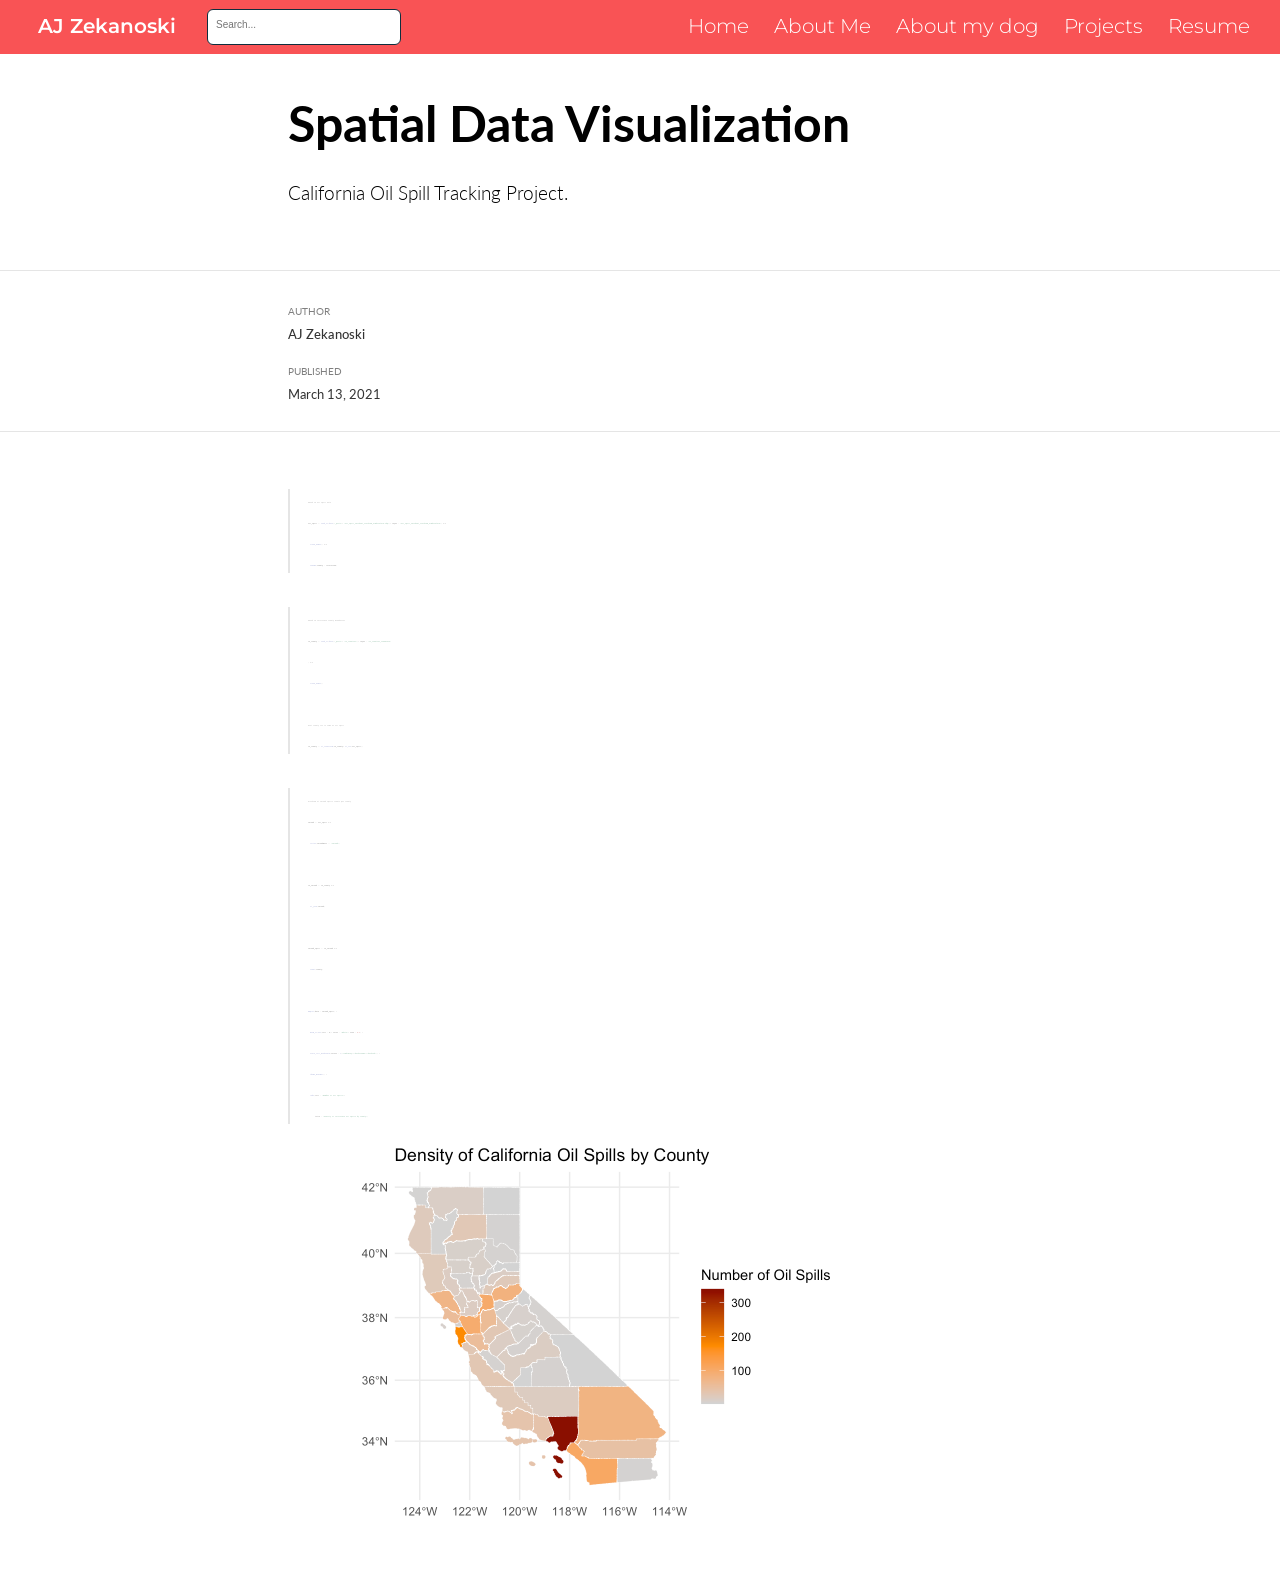
<file: docs/posts/oil_spill/index.html>
<!DOCTYPE html>

<html xmlns="http://www.w3.org/1999/xhtml" lang="" xml:lang="">

<head>
  <meta charset="utf-8"/>
  <meta name="viewport" content="width=device-width, initial-scale=1"/>
  <meta http-equiv="X-UA-Compatible" content="IE=Edge,chrome=1"/>
  <meta name="generator" content="distill" />

  <style type="text/css">
  /* Hide doc at startup (prevent jankiness while JS renders/transforms) */
  body {
    visibility: hidden;
  }
  </style>

 <!--radix_placeholder_import_source-->
 <!--/radix_placeholder_import_source-->

<style type="text/css">code{white-space: pre;}</style>
<style type="text/css" data-origin="pandoc">
pre > code.sourceCode { white-space: pre; position: relative; }
pre > code.sourceCode > span { display: inline-block; line-height: 1.25; }
pre > code.sourceCode > span:empty { height: 1.2em; }
code.sourceCode > span { color: inherit; text-decoration: inherit; }
div.sourceCode { margin: 1em 0; }
pre.sourceCode { margin: 0; }
@media screen {
div.sourceCode { overflow: auto; }
}
@media print {
pre > code.sourceCode { white-space: pre-wrap; }
pre > code.sourceCode > span { text-indent: -5em; padding-left: 5em; }
}
pre.numberSource code
  { counter-reset: source-line 0; }
pre.numberSource code > span
  { position: relative; left: -4em; counter-increment: source-line; }
pre.numberSource code > span > a:first-child::before
  { content: counter(source-line);
    position: relative; left: -1em; text-align: right; vertical-align: baseline;
    border: none; display: inline-block;
    -webkit-touch-callout: none; -webkit-user-select: none;
    -khtml-user-select: none; -moz-user-select: none;
    -ms-user-select: none; user-select: none;
    padding: 0 4px; width: 4em;
    color: #aaaaaa;
  }
pre.numberSource { margin-left: 3em; border-left: 1px solid #aaaaaa;  padding-left: 4px; }
div.sourceCode
  {   }
@media screen {
pre > code.sourceCode > span > a:first-child::before { text-decoration: underline; }
}
code span.al { color: #ad0000; } /* Alert */
code span.an { color: #5e5e5e; } /* Annotation */
code span.at { color: #20794d; } /* Attribute */
code span.bn { color: #ad0000; } /* BaseN */
code span.bu { } /* BuiltIn */
code span.cf { color: #007ba5; } /* ControlFlow */
code span.ch { color: #20794d; } /* Char */
code span.cn { color: #8f5902; } /* Constant */
code span.co { color: #5e5e5e; } /* Comment */
code span.cv { color: #5e5e5e; font-style: italic; } /* CommentVar */
code span.do { color: #5e5e5e; font-style: italic; } /* Documentation */
code span.dt { color: #ad0000; } /* DataType */
code span.dv { color: #ad0000; } /* DecVal */
code span.er { color: #ad0000; } /* Error */
code span.ex { } /* Extension */
code span.fl { color: #ad0000; } /* Float */
code span.fu { color: #4758ab; } /* Function */
code span.im { } /* Import */
code span.in { color: #5e5e5e; } /* Information */
code span.kw { color: #007ba5; } /* Keyword */
code span.op { color: #5e5e5e; } /* Operator */
code span.ot { color: #007ba5; } /* Other */
code span.pp { color: #ad0000; } /* Preprocessor */
code span.sc { color: #20794d; } /* SpecialChar */
code span.ss { color: #20794d; } /* SpecialString */
code span.st { color: #20794d; } /* String */
code span.va { color: #111111; } /* Variable */
code span.vs { color: #20794d; } /* VerbatimString */
code span.wa { color: #5e5e5e; font-style: italic; } /* Warning */
</style>

  <!--radix_placeholder_meta_tags-->
<title>AJ Zekanoski: Spatial Data Visualization</title>

<meta property="description" itemprop="description" content="California Oil Spill Tracking Project."/>


<!--  https://schema.org/Article -->
<meta property="article:published" itemprop="datePublished" content="2021-03-13"/>
<meta property="article:created" itemprop="dateCreated" content="2021-03-13"/>
<meta name="article:author" content="AJ Zekanoski"/>

<!--  https://developers.facebook.com/docs/sharing/webmasters#markup -->
<meta property="og:title" content="AJ Zekanoski: Spatial Data Visualization"/>
<meta property="og:type" content="article"/>
<meta property="og:description" content="California Oil Spill Tracking Project."/>
<meta property="og:locale" content="en_US"/>
<meta property="og:site_name" content="AJ Zekanoski"/>

<!--  https://dev.twitter.com/cards/types/summary -->
<meta property="twitter:card" content="summary"/>
<meta property="twitter:title" content="AJ Zekanoski: Spatial Data Visualization"/>
<meta property="twitter:description" content="California Oil Spill Tracking Project."/>

<!--/radix_placeholder_meta_tags-->
  <!--radix_placeholder_rmarkdown_metadata-->

<script type="text/json" id="radix-rmarkdown-metadata">
{"type":"list","attributes":{"names":{"type":"character","attributes":{},"value":["title","description","theme","author","date","output"]}},"value":[{"type":"character","attributes":{},"value":["Spatial Data Visualization"]},{"type":"character","attributes":{},"value":["California Oil Spill Tracking Project."]},{"type":"character","attributes":{},"value":["aj_theme.css"]},{"type":"list","attributes":{},"value":[{"type":"list","attributes":{"names":{"type":"character","attributes":{},"value":["name"]}},"value":[{"type":"character","attributes":{},"value":["AJ Zekanoski"]}]}]},{"type":"character","attributes":{},"value":["2021-03-13"]},{"type":"list","attributes":{"names":{"type":"character","attributes":{},"value":["distill::distill_article"]}},"value":[{"type":"list","attributes":{"names":{"type":"character","attributes":{},"value":["self_contained"]}},"value":[{"type":"logical","attributes":{},"value":[false]}]}]}]}
</script>
<!--/radix_placeholder_rmarkdown_metadata-->
  
  <script type="text/json" id="radix-resource-manifest">
  {"type":"character","attributes":{},"value":["2021-02-12-welcome/data/sierra_amphibians.xlsx","2021-02-12-welcome/data/world_env_vars.csv","2021-02-12-welcome/welcome_files/anchor-4.2.2/anchor.min.js","2021-02-12-welcome/welcome_files/bowser-1.9.3/bowser.min.js","2021-02-12-welcome/welcome_files/distill-2.2.21/template.v2.js","2021-02-12-welcome/welcome_files/figure-html5/unnamed-chunk-1-1.png","2021-02-12-welcome/welcome_files/figure-html5/unnamed-chunk-2-1.png","2021-02-12-welcome/welcome_files/header-attrs-2.6.6/header-attrs.js","2021-02-12-welcome/welcome_files/header-attrs-2.7/header-attrs.js","2021-02-12-welcome/welcome_files/jquery-1.11.3/jquery.min.js","2021-02-12-welcome/welcome_files/popper-2.6.0/popper.min.js","2021-02-12-welcome/welcome_files/tippy-6.2.7/tippy-bundle.umd.min.js","2021-02-12-welcome/welcome_files/tippy-6.2.7/tippy-light-border.css","2021-02-12-welcome/welcome_files/tippy-6.2.7/tippy.css","2021-02-12-welcome/welcome_files/tippy-6.2.7/tippy.umd.min.js","2021-02-12-welcome/welcome_files/webcomponents-2.0.0/webcomponents.js","2021-02-12-welcome/welcome.html","2021-02-12-welcome/welcome.Rmd","ca_counties/CA_Counties_TIGER2016.cpg","ca_counties/CA_Counties_TIGER2016.dbf","ca_counties/CA_Counties_TIGER2016.prj","ca_counties/CA_Counties_TIGER2016.sbn","ca_counties/CA_Counties_TIGER2016.sbx","ca_counties/CA_Counties_TIGER2016.shp","ca_counties/CA_Counties_TIGER2016.shp.xml","ca_counties/CA_Counties_TIGER2016.shx","cowboys.pdf","lobster_abundance_sbc_lter.csv","lobster_files/anchor-4.2.2/anchor.min.js","lobster_files/bowser-1.9.3/bowser.min.js","lobster_files/distill-2.2.21/template.v2.js","lobster_files/figure-html5/unnamed-chunk-3-1.png","lobster_files/figure-html5/unnamed-chunk-5-1.png","lobster_files/header-attrs-2.7/header-attrs.js","lobster_files/jquery-1.11.3/jquery.min.js","lobster_files/kePrint-0.0.1/kePrint.js","lobster_files/lightable-0.0.1/lightable.css","lobster_files/popper-2.6.0/popper.min.js","lobster_files/tippy-6.2.7/tippy-bundle.umd.min.js","lobster_files/tippy-6.2.7/tippy-light-border.css","lobster_files/tippy-6.2.7/tippy.css","lobster_files/tippy-6.2.7/tippy.umd.min.js","lobster_files/webcomponents-2.0.0/webcomponents.js","lobster.html","Oil_Spill_Incident_Tracking_%5Bds394%5D-shp/Oil_Spill_Incident_Tracking_%5Bds394%5D.cpg","Oil_Spill_Incident_Tracking_%5Bds394%5D-shp/Oil_Spill_Incident_Tracking_%5Bds394%5D.dbf","Oil_Spill_Incident_Tracking_%5Bds394%5D-shp/Oil_Spill_Incident_Tracking_%5Bds394%5D.prj","Oil_Spill_Incident_Tracking_%5Bds394%5D-shp/Oil_Spill_Incident_Tracking_%5Bds394%5D.shp","Oil_Spill_Incident_Tracking_%5Bds394%5D-shp/Oil_Spill_Incident_Tracking_%5Bds394%5D.shx","Oil_Spill_Incident_Tracking_%5Bds394%5D-shp/Oil_Spill_Incident_Tracking_%5Bds394%5D.xml","spatial_data_files/anchor-4.2.2/anchor.min.js","spatial_data_files/bowser-1.9.3/bowser.min.js","spatial_data_files/distill-2.2.21/template.v2.js","spatial_data_files/figure-html5/unnamed-chunk-3-1.png","spatial_data_files/figure-html5/unnamed-chunk-4-1.png","spatial_data_files/header-attrs-2.7/header-attrs.js","spatial_data_files/jquery-1.11.3/jquery.min.js","spatial_data_files/popper-2.6.0/popper.min.js","spatial_data_files/tippy-6.2.7/tippy-bundle.umd.min.js","spatial_data_files/tippy-6.2.7/tippy-light-border.css","spatial_data_files/tippy-6.2.7/tippy.css","spatial_data_files/tippy-6.2.7/tippy.umd.min.js","spatial_data_files/webcomponents-2.0.0/webcomponents.js","text_analysis_files/anchor-4.2.2/anchor.min.js","text_analysis_files/bowser-1.9.3/bowser.min.js","text_analysis_files/distill-2.2.21/template.v2.js","text_analysis_files/figure-html5/unnamed-chunk-11-1.png","text_analysis_files/figure-html5/unnamed-chunk-13-1.png","text_analysis_files/header-attrs-2.7/header-attrs.js","text_analysis_files/jquery-1.11.3/jquery.min.js","text_analysis_files/popper-2.6.0/popper.min.js","text_analysis_files/tippy-6.2.7/tippy-bundle.umd.min.js","text_analysis_files/tippy-6.2.7/tippy-light-border.css","text_analysis_files/tippy-6.2.7/tippy.css","text_analysis_files/tippy-6.2.7/tippy.umd.min.js","text_analysis_files/webcomponents-2.0.0/webcomponents.js","text_analysis.html"]}
  </script>
  <!--radix_placeholder_navigation_in_header-->
<meta name="distill:offset" content="../.."/>

<script type="application/javascript">

  window.headroom_prevent_pin = false;

  window.document.addEventListener("DOMContentLoaded", function (event) {

    // initialize headroom for banner
    var header = $('header').get(0);
    var headerHeight = header.offsetHeight;
    var headroom = new Headroom(header, {
      tolerance: 5,
      onPin : function() {
        if (window.headroom_prevent_pin) {
          window.headroom_prevent_pin = false;
          headroom.unpin();
        }
      }
    });
    headroom.init();
    if(window.location.hash)
      headroom.unpin();
    $(header).addClass('headroom--transition');

    // offset scroll location for banner on hash change
    // (see: https://github.com/WickyNilliams/headroom.js/issues/38)
    window.addEventListener("hashchange", function(event) {
      window.scrollTo(0, window.pageYOffset - (headerHeight + 25));
    });

    // responsive menu
    $('.distill-site-header').each(function(i, val) {
      var topnav = $(this);
      var toggle = topnav.find('.nav-toggle');
      toggle.on('click', function() {
        topnav.toggleClass('responsive');
      });
    });

    // nav dropdowns
    $('.nav-dropbtn').click(function(e) {
      $(this).next('.nav-dropdown-content').toggleClass('nav-dropdown-active');
      $(this).parent().siblings('.nav-dropdown')
         .children('.nav-dropdown-content').removeClass('nav-dropdown-active');
    });
    $("body").click(function(e){
      $('.nav-dropdown-content').removeClass('nav-dropdown-active');
    });
    $(".nav-dropdown").click(function(e){
      e.stopPropagation();
    });
  });
</script>

<style type="text/css">

/* Theme (user-documented overrideables for nav appearance) */

.distill-site-nav {
  color: rgba(255, 255, 255, 0.8);
  background-color: #0F2E3D;
  font-size: 15px;
  font-weight: 300;
}

.distill-site-nav a {
  color: inherit;
  text-decoration: none;
}

.distill-site-nav a:hover {
  color: white;
}

@media print {
  .distill-site-nav {
    display: none;
  }
}

.distill-site-header {

}

.distill-site-footer {

}


/* Site Header */

.distill-site-header {
  width: 100%;
  box-sizing: border-box;
  z-index: 3;
}

.distill-site-header .nav-left {
  display: inline-block;
  margin-left: 8px;
}

@media screen and (max-width: 768px) {
  .distill-site-header .nav-left {
    margin-left: 0;
  }
}


.distill-site-header .nav-right {
  float: right;
  margin-right: 8px;
}

.distill-site-header a,
.distill-site-header .title {
  display: inline-block;
  text-align: center;
  padding: 14px 10px 14px 10px;
}

.distill-site-header .title {
  font-size: 18px;
  min-width: 150px;
}

.distill-site-header .logo {
  padding: 0;
}

.distill-site-header .logo img {
  display: none;
  max-height: 20px;
  width: auto;
  margin-bottom: -4px;
}

.distill-site-header .nav-image img {
  max-height: 18px;
  width: auto;
  display: inline-block;
  margin-bottom: -3px;
}



@media screen and (min-width: 1000px) {
  .distill-site-header .logo img {
    display: inline-block;
  }
  .distill-site-header .nav-left {
    margin-left: 20px;
  }
  .distill-site-header .nav-right {
    margin-right: 20px;
  }
  .distill-site-header .title {
    padding-left: 12px;
  }
}


.distill-site-header .nav-toggle {
  display: none;
}

.nav-dropdown {
  display: inline-block;
  position: relative;
}

.nav-dropdown .nav-dropbtn {
  border: none;
  outline: none;
  color: rgba(255, 255, 255, 0.8);
  padding: 16px 10px;
  background-color: transparent;
  font-family: inherit;
  font-size: inherit;
  font-weight: inherit;
  margin: 0;
  margin-top: 1px;
  z-index: 2;
}

.nav-dropdown-content {
  display: none;
  position: absolute;
  background-color: white;
  min-width: 200px;
  border: 1px solid rgba(0,0,0,0.15);
  border-radius: 4px;
  box-shadow: 0px 8px 16px 0px rgba(0,0,0,0.1);
  z-index: 1;
  margin-top: 2px;
  white-space: nowrap;
  padding-top: 4px;
  padding-bottom: 4px;
}

.nav-dropdown-content hr {
  margin-top: 4px;
  margin-bottom: 4px;
  border: none;
  border-bottom: 1px solid rgba(0, 0, 0, 0.1);
}

.nav-dropdown-active {
  display: block;
}

.nav-dropdown-content a, .nav-dropdown-content .nav-dropdown-header {
  color: black;
  padding: 6px 24px;
  text-decoration: none;
  display: block;
  text-align: left;
}

.nav-dropdown-content .nav-dropdown-header {
  display: block;
  padding: 5px 24px;
  padding-bottom: 0;
  text-transform: uppercase;
  font-size: 14px;
  color: #999999;
  white-space: nowrap;
}

.nav-dropdown:hover .nav-dropbtn {
  color: white;
}

.nav-dropdown-content a:hover {
  background-color: #ddd;
  color: black;
}

.nav-right .nav-dropdown-content {
  margin-left: -45%;
  right: 0;
}

@media screen and (max-width: 768px) {
  .distill-site-header a, .distill-site-header .nav-dropdown  {display: none;}
  .distill-site-header a.nav-toggle {
    float: right;
    display: block;
  }
  .distill-site-header .title {
    margin-left: 0;
  }
  .distill-site-header .nav-right {
    margin-right: 0;
  }
  .distill-site-header {
    overflow: hidden;
  }
  .nav-right .nav-dropdown-content {
    margin-left: 0;
  }
}


@media screen and (max-width: 768px) {
  .distill-site-header.responsive {position: relative; min-height: 500px; }
  .distill-site-header.responsive a.nav-toggle {
    position: absolute;
    right: 0;
    top: 0;
  }
  .distill-site-header.responsive a,
  .distill-site-header.responsive .nav-dropdown {
    display: block;
    text-align: left;
  }
  .distill-site-header.responsive .nav-left,
  .distill-site-header.responsive .nav-right {
    width: 100%;
  }
  .distill-site-header.responsive .nav-dropdown {float: none;}
  .distill-site-header.responsive .nav-dropdown-content {position: relative;}
  .distill-site-header.responsive .nav-dropdown .nav-dropbtn {
    display: block;
    width: 100%;
    text-align: left;
  }
}

/* Site Footer */

.distill-site-footer {
  width: 100%;
  overflow: hidden;
  box-sizing: border-box;
  z-index: 3;
  margin-top: 30px;
  padding-top: 30px;
  padding-bottom: 30px;
  text-align: center;
}

/* Headroom */

d-title {
  padding-top: 6rem;
}

@media print {
  d-title {
    padding-top: 4rem;
  }
}

.headroom {
  z-index: 1000;
  position: fixed;
  top: 0;
  left: 0;
  right: 0;
}

.headroom--transition {
  transition: all .4s ease-in-out;
}

.headroom--unpinned {
  top: -100px;
}

.headroom--pinned {
  top: 0;
}

/* adjust viewport for navbar height */
/* helps vertically center bootstrap (non-distill) content */
.min-vh-100 {
  min-height: calc(100vh - 100px) !important;
}

</style>

<script src="../../site_libs/jquery-1.11.3/jquery.min.js"></script>
<link href="../../site_libs/font-awesome-5.1.0/css/all.css" rel="stylesheet"/>
<link href="../../site_libs/font-awesome-5.1.0/css/v4-shims.css" rel="stylesheet"/>
<script src="../../site_libs/headroom-0.9.4/headroom.min.js"></script>
<script src="../../site_libs/autocomplete-0.37.1/autocomplete.min.js"></script>
<script src="../../site_libs/fuse-6.4.1/fuse.min.js"></script>

<script type="application/javascript">

function getMeta(metaName) {
  var metas = document.getElementsByTagName('meta');
  for (let i = 0; i < metas.length; i++) {
    if (metas[i].getAttribute('name') === metaName) {
      return metas[i].getAttribute('content');
    }
  }
  return '';
}

function offsetURL(url) {
  var offset = getMeta('distill:offset');
  return offset ? offset + '/' + url : url;
}

function createFuseIndex() {

  // create fuse index
  var options = {
    keys: [
      { name: 'title', weight: 20 },
      { name: 'categories', weight: 15 },
      { name: 'description', weight: 10 },
      { name: 'contents', weight: 5 },
    ],
    ignoreLocation: true,
    threshold: 0
  };
  var fuse = new window.Fuse([], options);

  // fetch the main search.json
  return fetch(offsetURL('search.json'))
    .then(function(response) {
      if (response.status == 200) {
        return response.json().then(function(json) {
          // index main articles
          json.articles.forEach(function(article) {
            fuse.add(article);
          });
          // download collections and index their articles
          return Promise.all(json.collections.map(function(collection) {
            return fetch(offsetURL(collection)).then(function(response) {
              if (response.status === 200) {
                return response.json().then(function(articles) {
                  articles.forEach(function(article) {
                    fuse.add(article);
                  });
                })
              } else {
                return Promise.reject(
                  new Error('Unexpected status from search index request: ' +
                            response.status)
                );
              }
            });
          })).then(function() {
            return fuse;
          });
        });

      } else {
        return Promise.reject(
          new Error('Unexpected status from search index request: ' +
                      response.status)
        );
      }
    });
}

window.document.addEventListener("DOMContentLoaded", function (event) {

  // get search element (bail if we don't have one)
  var searchEl = window.document.getElementById('distill-search');
  if (!searchEl)
    return;

  createFuseIndex()
    .then(function(fuse) {

      // make search box visible
      searchEl.classList.remove('hidden');

      // initialize autocomplete
      var options = {
        autoselect: true,
        hint: false,
        minLength: 2,
      };
      window.autocomplete(searchEl, options, [{
        source: function(query, callback) {
          const searchOptions = {
            isCaseSensitive: false,
            shouldSort: true,
            minMatchCharLength: 2,
            limit: 10,
          };
          var results = fuse.search(query, searchOptions);
          callback(results
            .map(function(result) { return result.item; })
          );
        },
        templates: {
          suggestion: function(suggestion) {
            var img = suggestion.preview && Object.keys(suggestion.preview).length > 0
              ? `<img src="${offsetURL(suggestion.preview)}"</img>`
              : '';
            var html = `
              <div class="search-item">
                <h3>${suggestion.title}</h3>
                <div class="search-item-description">
                  ${suggestion.description || ''}
                </div>
                <div class="search-item-preview">
                  ${img}
                </div>
              </div>
            `;
            return html;
          }
        }
      }]).on('autocomplete:selected', function(event, suggestion) {
        window.location.href = offsetURL(suggestion.path);
      });
      // remove inline display style on autocompleter (we want to
      // manage responsive display via css)
      $('.algolia-autocomplete').css("display", "");
    })
    .catch(function(error) {
      console.log(error);
    });

});

</script>

<style type="text/css">

.nav-search {
  font-size: x-small;
}

/* Algolioa Autocomplete */

.algolia-autocomplete {
  display: inline-block;
  margin-left: 10px;
  vertical-align: sub;
  background-color: white;
  color: black;
  padding: 6px;
  padding-top: 8px;
  padding-bottom: 0;
  border-radius: 6px;
  border: 1px #0F2E3D solid;
  width: 180px;
}


@media screen and (max-width: 768px) {
  .distill-site-nav .algolia-autocomplete {
    display: none;
    visibility: hidden;
  }
  .distill-site-nav.responsive .algolia-autocomplete {
    display: inline-block;
    visibility: visible;
  }
  .distill-site-nav.responsive .algolia-autocomplete .aa-dropdown-menu {
    margin-left: 0;
    width: 400px;
    max-height: 400px;
  }
}

.algolia-autocomplete .aa-input, .algolia-autocomplete .aa-hint {
  width: 90%;
  outline: none;
  border: none;
}

.algolia-autocomplete .aa-hint {
  color: #999;
}
.algolia-autocomplete .aa-dropdown-menu {
  width: 550px;
  max-height: 70vh;
  overflow-x: visible;
  overflow-y: scroll;
  padding: 5px;
  margin-top: 3px;
  margin-left: -150px;
  background-color: #fff;
  border-radius: 5px;
  border: 1px solid #999;
  border-top: none;
}

.algolia-autocomplete .aa-dropdown-menu .aa-suggestion {
  cursor: pointer;
  padding: 5px 4px;
  border-bottom: 1px solid #eee;
}

.algolia-autocomplete .aa-dropdown-menu .aa-suggestion:last-of-type {
  border-bottom: none;
  margin-bottom: 2px;
}

.algolia-autocomplete .aa-dropdown-menu .aa-suggestion .search-item {
  overflow: hidden;
  font-size: 0.8em;
  line-height: 1.4em;
}

.algolia-autocomplete .aa-dropdown-menu .aa-suggestion .search-item h3 {
  font-size: 1rem;
  margin-block-start: 0;
  margin-block-end: 5px;
}

.algolia-autocomplete .aa-dropdown-menu .aa-suggestion .search-item-description {
  display: inline-block;
  overflow: hidden;
  height: 2.8em;
  width: 80%;
  margin-right: 4%;
}

.algolia-autocomplete .aa-dropdown-menu .aa-suggestion .search-item-preview {
  display: inline-block;
  width: 15%;
}

.algolia-autocomplete .aa-dropdown-menu .aa-suggestion .search-item-preview img {
  height: 3em;
  width: auto;
  display: none;
}

.algolia-autocomplete .aa-dropdown-menu .aa-suggestion .search-item-preview img[src] {
  display: initial;
}

.algolia-autocomplete .aa-dropdown-menu .aa-suggestion.aa-cursor {
  background-color: #eee;
}
.algolia-autocomplete .aa-dropdown-menu .aa-suggestion em {
  font-weight: bold;
  font-style: normal;
}

</style>


<!--/radix_placeholder_navigation_in_header-->
  <!--radix_placeholder_distill-->

<style type="text/css">

body {
  background-color: white;
}

.pandoc-table {
  width: 100%;
}

.pandoc-table>caption {
  margin-bottom: 10px;
}

.pandoc-table th:not([align]) {
  text-align: left;
}

.pagedtable-footer {
  font-size: 15px;
}

d-byline .byline {
  grid-template-columns: 2fr 2fr;
}

d-byline .byline h3 {
  margin-block-start: 1.5em;
}

d-byline .byline .authors-affiliations h3 {
  margin-block-start: 0.5em;
}

.authors-affiliations .orcid-id {
  width: 16px;
  height:16px;
  margin-left: 4px;
  margin-right: 4px;
  vertical-align: middle;
  padding-bottom: 2px;
}

d-title .dt-tags {
  margin-top: 1em;
  grid-column: text;
}

.dt-tags .dt-tag {
  text-decoration: none;
  display: inline-block;
  color: rgba(0,0,0,0.6);
  padding: 0em 0.4em;
  margin-right: 0.5em;
  margin-bottom: 0.4em;
  font-size: 70%;
  border: 1px solid rgba(0,0,0,0.2);
  border-radius: 3px;
  text-transform: uppercase;
  font-weight: 500;
}

d-article table.gt_table td,
d-article table.gt_table th {
  border-bottom: none;
}

.html-widget {
  margin-bottom: 2.0em;
}

.l-screen-inset {
  padding-right: 16px;
}

.l-screen .caption {
  margin-left: 10px;
}

.shaded {
  background: rgb(247, 247, 247);
  padding-top: 20px;
  padding-bottom: 20px;
  border-top: 1px solid rgba(0, 0, 0, 0.1);
  border-bottom: 1px solid rgba(0, 0, 0, 0.1);
}

.shaded .html-widget {
  margin-bottom: 0;
  border: 1px solid rgba(0, 0, 0, 0.1);
}

.shaded .shaded-content {
  background: white;
}

.text-output {
  margin-top: 0;
  line-height: 1.5em;
}

.hidden {
  display: none !important;
}

d-article {
  padding-top: 2.5rem;
  padding-bottom: 30px;
}

d-appendix {
  padding-top: 30px;
}

d-article>p>img {
  width: 100%;
}

d-article h2 {
  margin: 1rem 0 1.5rem 0;
}

d-article h3 {
  margin-top: 1.5rem;
}

d-article iframe {
  border: 1px solid rgba(0, 0, 0, 0.1);
  margin-bottom: 2.0em;
  width: 100%;
}

/* Tweak code blocks */

d-article div.sourceCode code,
d-article pre code {
  font-family: Consolas, Monaco, 'Andale Mono', 'Ubuntu Mono', monospace;
}

d-article pre,
d-article div.sourceCode,
d-article div.sourceCode pre {
  overflow: auto;
}

d-article div.sourceCode {
  background-color: white;
}

d-article div.sourceCode pre {
  padding-left: 10px;
  font-size: 12px;
  border-left: 2px solid rgba(0,0,0,0.1);
}

d-article pre {
  font-size: 12px;
  color: black;
  background: none;
  margin-top: 0;
  text-align: left;
  white-space: pre;
  word-spacing: normal;
  word-break: normal;
  word-wrap: normal;
  line-height: 1.5;

  -moz-tab-size: 4;
  -o-tab-size: 4;
  tab-size: 4;

  -webkit-hyphens: none;
  -moz-hyphens: none;
  -ms-hyphens: none;
  hyphens: none;
}

d-article pre a {
  border-bottom: none;
}

d-article pre a:hover {
  border-bottom: none;
  text-decoration: underline;
}

d-article details {
  grid-column: text;
  margin-bottom: 0.8em;
}

@media(min-width: 768px) {

d-article pre,
d-article div.sourceCode,
d-article div.sourceCode pre {
  overflow: visible !important;
}

d-article div.sourceCode pre {
  padding-left: 18px;
  font-size: 14px;
}

d-article pre {
  font-size: 14px;
}

}

figure img.external {
  background: white;
  border: 1px solid rgba(0, 0, 0, 0.1);
  box-shadow: 0 1px 8px rgba(0, 0, 0, 0.1);
  padding: 18px;
  box-sizing: border-box;
}

/* CSS for d-contents */

.d-contents {
  grid-column: text;
  color: rgba(0,0,0,0.8);
  font-size: 0.9em;
  padding-bottom: 1em;
  margin-bottom: 1em;
  padding-bottom: 0.5em;
  margin-bottom: 1em;
  padding-left: 0.25em;
  justify-self: start;
}

@media(min-width: 1000px) {
  .d-contents.d-contents-float {
    height: 0;
    grid-column-start: 1;
    grid-column-end: 4;
    justify-self: center;
    padding-right: 3em;
    padding-left: 2em;
  }
}

.d-contents nav h3 {
  font-size: 18px;
  margin-top: 0;
  margin-bottom: 1em;
}

.d-contents li {
  list-style-type: none
}

.d-contents nav > ul {
  padding-left: 0;
}

.d-contents ul {
  padding-left: 1em
}

.d-contents nav ul li {
  margin-top: 0.6em;
  margin-bottom: 0.2em;
}

.d-contents nav a {
  font-size: 13px;
  border-bottom: none;
  text-decoration: none
  color: rgba(0, 0, 0, 0.8);
}

.d-contents nav a:hover {
  text-decoration: underline solid rgba(0, 0, 0, 0.6)
}

.d-contents nav > ul > li > a {
  font-weight: 600;
}

.d-contents nav > ul > li > ul {
  font-weight: inherit;
}

.d-contents nav > ul > li > ul > li {
  margin-top: 0.2em;
}


.d-contents nav ul {
  margin-top: 0;
  margin-bottom: 0.25em;
}

.d-article-with-toc h2:nth-child(2) {
  margin-top: 0;
}


/* Figure */

.figure {
  position: relative;
  margin-bottom: 2.5em;
  margin-top: 1.5em;
}

.figure img {
  width: 100%;
}

.figure .caption {
  color: rgba(0, 0, 0, 0.6);
  font-size: 12px;
  line-height: 1.5em;
}

.figure img.external {
  background: white;
  border: 1px solid rgba(0, 0, 0, 0.1);
  box-shadow: 0 1px 8px rgba(0, 0, 0, 0.1);
  padding: 18px;
  box-sizing: border-box;
}

.figure .caption a {
  color: rgba(0, 0, 0, 0.6);
}

.figure .caption b,
.figure .caption strong, {
  font-weight: 600;
  color: rgba(0, 0, 0, 1.0);
}

/* Citations */

d-article .citation {
  color: inherit;
  cursor: inherit;
}

div.hanging-indent{
  margin-left: 1em; text-indent: -1em;
}

/* Citation hover box */

.tippy-box[data-theme~=light-border] {
  background-color: rgba(250, 250, 250, 0.95);
}

.tippy-content > p {
  margin-bottom: 0;
  padding: 2px;
}


/* Tweak 1000px media break to show more text */

@media(min-width: 1000px) {
  .base-grid,
  distill-header,
  d-title,
  d-abstract,
  d-article,
  d-appendix,
  distill-appendix,
  d-byline,
  d-footnote-list,
  d-citation-list,
  distill-footer {
    grid-template-columns: [screen-start] 1fr [page-start kicker-start] 80px [middle-start] 50px [text-start kicker-end] 65px 65px 65px 65px 65px 65px 65px 65px [text-end gutter-start] 65px [middle-end] 65px [page-end gutter-end] 1fr [screen-end];
    grid-column-gap: 16px;
  }

  .grid {
    grid-column-gap: 16px;
  }

  d-article {
    font-size: 1.06rem;
    line-height: 1.7em;
  }
  figure .caption, .figure .caption, figure figcaption {
    font-size: 13px;
  }
}

@media(min-width: 1180px) {
  .base-grid,
  distill-header,
  d-title,
  d-abstract,
  d-article,
  d-appendix,
  distill-appendix,
  d-byline,
  d-footnote-list,
  d-citation-list,
  distill-footer {
    grid-template-columns: [screen-start] 1fr [page-start kicker-start] 60px [middle-start] 60px [text-start kicker-end] 60px 60px 60px 60px 60px 60px 60px 60px [text-end gutter-start] 60px [middle-end] 60px [page-end gutter-end] 1fr [screen-end];
    grid-column-gap: 32px;
  }

  .grid {
    grid-column-gap: 32px;
  }
}


/* Get the citation styles for the appendix (not auto-injected on render since
   we do our own rendering of the citation appendix) */

d-appendix .citation-appendix,
.d-appendix .citation-appendix {
  font-size: 11px;
  line-height: 15px;
  border-left: 1px solid rgba(0, 0, 0, 0.1);
  padding-left: 18px;
  border: 1px solid rgba(0,0,0,0.1);
  background: rgba(0, 0, 0, 0.02);
  padding: 10px 18px;
  border-radius: 3px;
  color: rgba(150, 150, 150, 1);
  overflow: hidden;
  margin-top: -12px;
  white-space: pre-wrap;
  word-wrap: break-word;
}

/* Include appendix styles here so they can be overridden */

d-appendix {
  contain: layout style;
  font-size: 0.8em;
  line-height: 1.7em;
  margin-top: 60px;
  margin-bottom: 0;
  border-top: 1px solid rgba(0, 0, 0, 0.1);
  color: rgba(0,0,0,0.5);
  padding-top: 60px;
  padding-bottom: 48px;
}

d-appendix h3 {
  grid-column: page-start / text-start;
  font-size: 15px;
  font-weight: 500;
  margin-top: 1em;
  margin-bottom: 0;
  color: rgba(0,0,0,0.65);
}

d-appendix h3 + * {
  margin-top: 1em;
}

d-appendix ol {
  padding: 0 0 0 15px;
}

@media (min-width: 768px) {
  d-appendix ol {
    padding: 0 0 0 30px;
    margin-left: -30px;
  }
}

d-appendix li {
  margin-bottom: 1em;
}

d-appendix a {
  color: rgba(0, 0, 0, 0.6);
}

d-appendix > * {
  grid-column: text;
}

d-appendix > d-footnote-list,
d-appendix > d-citation-list,
d-appendix > distill-appendix {
  grid-column: screen;
}

/* Include footnote styles here so they can be overridden */

d-footnote-list {
  contain: layout style;
}

d-footnote-list > * {
  grid-column: text;
}

d-footnote-list a.footnote-backlink {
  color: rgba(0,0,0,0.3);
  padding-left: 0.5em;
}



/* Anchor.js */

.anchorjs-link {
  /*transition: all .25s linear; */
  text-decoration: none;
  border-bottom: none;
}
*:hover > .anchorjs-link {
  margin-left: -1.125em !important;
  text-decoration: none;
  border-bottom: none;
}

/* Social footer */

.social_footer {
  margin-top: 30px;
  margin-bottom: 0;
  color: rgba(0,0,0,0.67);
}

.disqus-comments {
  margin-right: 30px;
}

.disqus-comment-count {
  border-bottom: 1px solid rgba(0, 0, 0, 0.4);
  cursor: pointer;
}

#disqus_thread {
  margin-top: 30px;
}

.article-sharing a {
  border-bottom: none;
  margin-right: 8px;
}

.article-sharing a:hover {
  border-bottom: none;
}

.sidebar-section.subscribe {
  font-size: 12px;
  line-height: 1.6em;
}

.subscribe p {
  margin-bottom: 0.5em;
}


.article-footer .subscribe {
  font-size: 15px;
  margin-top: 45px;
}


.sidebar-section.custom {
  font-size: 12px;
  line-height: 1.6em;
}

.custom p {
  margin-bottom: 0.5em;
}

/* Styles for listing layout (hide title) */
.layout-listing d-title, .layout-listing .d-title {
  display: none;
}

/* Styles for posts lists (not auto-injected) */


.posts-with-sidebar {
  padding-left: 45px;
  padding-right: 45px;
}

.posts-list .description h2,
.posts-list .description p {
  font-family: -apple-system, BlinkMacSystemFont, "Segoe UI", Roboto, Oxygen, Ubuntu, Cantarell, "Fira Sans", "Droid Sans", "Helvetica Neue", Arial, sans-serif;
}

.posts-list .description h2 {
  font-weight: 700;
  border-bottom: none;
  padding-bottom: 0;
}

.posts-list h2.post-tag {
  border-bottom: 1px solid rgba(0, 0, 0, 0.2);
  padding-bottom: 12px;
}
.posts-list {
  margin-top: 60px;
  margin-bottom: 24px;
}

.posts-list .post-preview {
  text-decoration: none;
  overflow: hidden;
  display: block;
  border-bottom: 1px solid rgba(0, 0, 0, 0.1);
  padding: 24px 0;
}

.post-preview-last {
  border-bottom: none !important;
}

.posts-list .posts-list-caption {
  grid-column: screen;
  font-weight: 400;
}

.posts-list .post-preview h2 {
  margin: 0 0 6px 0;
  line-height: 1.2em;
  font-style: normal;
  font-size: 24px;
}

.posts-list .post-preview p {
  margin: 0 0 12px 0;
  line-height: 1.4em;
  font-size: 16px;
}

.posts-list .post-preview .thumbnail {
  box-sizing: border-box;
  margin-bottom: 24px;
  position: relative;
  max-width: 500px;
}
.posts-list .post-preview img {
  width: 100%;
  display: block;
}

.posts-list .metadata {
  font-size: 12px;
  line-height: 1.4em;
  margin-bottom: 18px;
}

.posts-list .metadata > * {
  display: inline-block;
}

.posts-list .metadata .publishedDate {
  margin-right: 2em;
}

.posts-list .metadata .dt-authors {
  display: block;
  margin-top: 0.3em;
  margin-right: 2em;
}

.posts-list .dt-tags {
  display: block;
  line-height: 1em;
}

.posts-list .dt-tags .dt-tag {
  display: inline-block;
  color: rgba(0,0,0,0.6);
  padding: 0.3em 0.4em;
  margin-right: 0.2em;
  margin-bottom: 0.4em;
  font-size: 60%;
  border: 1px solid rgba(0,0,0,0.2);
  border-radius: 3px;
  text-transform: uppercase;
  font-weight: 500;
}

.posts-list img {
  opacity: 1;
}

.posts-list img[data-src] {
  opacity: 0;
}

.posts-more {
  clear: both;
}


.posts-sidebar {
  font-size: 16px;
}

.posts-sidebar h3 {
  font-size: 16px;
  margin-top: 0;
  margin-bottom: 0.5em;
  font-weight: 400;
  text-transform: uppercase;
}

.sidebar-section {
  margin-bottom: 30px;
}

.categories ul {
  list-style-type: none;
  margin: 0;
  padding: 0;
}

.categories li {
  color: rgba(0, 0, 0, 0.8);
  margin-bottom: 0;
}

.categories li>a {
  border-bottom: none;
}

.categories li>a:hover {
  border-bottom: 1px solid rgba(0, 0, 0, 0.4);
}

.categories .active {
  font-weight: 600;
}

.categories .category-count {
  color: rgba(0, 0, 0, 0.4);
}


@media(min-width: 768px) {
  .posts-list .post-preview h2 {
    font-size: 26px;
  }
  .posts-list .post-preview .thumbnail {
    float: right;
    width: 30%;
    margin-bottom: 0;
  }
  .posts-list .post-preview .description {
    float: left;
    width: 45%;
  }
  .posts-list .post-preview .metadata {
    float: left;
    width: 20%;
    margin-top: 8px;
  }
  .posts-list .post-preview p {
    margin: 0 0 12px 0;
    line-height: 1.5em;
    font-size: 16px;
  }
  .posts-with-sidebar .posts-list {
    float: left;
    width: 75%;
  }
  .posts-with-sidebar .posts-sidebar {
    float: right;
    width: 20%;
    margin-top: 60px;
    padding-top: 24px;
    padding-bottom: 24px;
  }
}


/* Improve display for browsers without grid (IE/Edge <= 15) */

.downlevel {
  line-height: 1.6em;
  font-family: -apple-system, BlinkMacSystemFont, "Segoe UI", Roboto, Oxygen, Ubuntu, Cantarell, "Fira Sans", "Droid Sans", "Helvetica Neue", Arial, sans-serif;
  margin: 0;
}

.downlevel .d-title {
  padding-top: 6rem;
  padding-bottom: 1.5rem;
}

.downlevel .d-title h1 {
  font-size: 50px;
  font-weight: 700;
  line-height: 1.1em;
  margin: 0 0 0.5rem;
}

.downlevel .d-title p {
  font-weight: 300;
  font-size: 1.2rem;
  line-height: 1.55em;
  margin-top: 0;
}

.downlevel .d-byline {
  padding-top: 0.8em;
  padding-bottom: 0.8em;
  font-size: 0.8rem;
  line-height: 1.8em;
}

.downlevel .section-separator {
  border: none;
  border-top: 1px solid rgba(0, 0, 0, 0.1);
}

.downlevel .d-article {
  font-size: 1.06rem;
  line-height: 1.7em;
  padding-top: 1rem;
  padding-bottom: 2rem;
}


.downlevel .d-appendix {
  padding-left: 0;
  padding-right: 0;
  max-width: none;
  font-size: 0.8em;
  line-height: 1.7em;
  margin-bottom: 0;
  color: rgba(0,0,0,0.5);
  padding-top: 40px;
  padding-bottom: 48px;
}

.downlevel .footnotes ol {
  padding-left: 13px;
}

.downlevel .base-grid,
.downlevel .distill-header,
.downlevel .d-title,
.downlevel .d-abstract,
.downlevel .d-article,
.downlevel .d-appendix,
.downlevel .distill-appendix,
.downlevel .d-byline,
.downlevel .d-footnote-list,
.downlevel .d-citation-list,
.downlevel .distill-footer,
.downlevel .appendix-bottom,
.downlevel .posts-container {
  padding-left: 40px;
  padding-right: 40px;
}

@media(min-width: 768px) {
  .downlevel .base-grid,
  .downlevel .distill-header,
  .downlevel .d-title,
  .downlevel .d-abstract,
  .downlevel .d-article,
  .downlevel .d-appendix,
  .downlevel .distill-appendix,
  .downlevel .d-byline,
  .downlevel .d-footnote-list,
  .downlevel .d-citation-list,
  .downlevel .distill-footer,
  .downlevel .appendix-bottom,
  .downlevel .posts-container {
  padding-left: 150px;
  padding-right: 150px;
  max-width: 900px;
}
}

.downlevel pre code {
  display: block;
  border-left: 2px solid rgba(0, 0, 0, .1);
  padding: 0 0 0 20px;
  font-size: 14px;
}

.downlevel code, .downlevel pre {
  color: black;
  background: none;
  font-family: Consolas, Monaco, 'Andale Mono', 'Ubuntu Mono', monospace;
  text-align: left;
  white-space: pre;
  word-spacing: normal;
  word-break: normal;
  word-wrap: normal;
  line-height: 1.5;

  -moz-tab-size: 4;
  -o-tab-size: 4;
  tab-size: 4;

  -webkit-hyphens: none;
  -moz-hyphens: none;
  -ms-hyphens: none;
  hyphens: none;
}

.downlevel .posts-list .post-preview {
  color: inherit;
}



</style>

<script type="application/javascript">

function is_downlevel_browser() {
  if (bowser.isUnsupportedBrowser({ msie: "12", msedge: "16"},
                                 window.navigator.userAgent)) {
    return true;
  } else {
    return window.load_distill_framework === undefined;
  }
}

// show body when load is complete
function on_load_complete() {

  // add anchors
  if (window.anchors) {
    window.anchors.options.placement = 'left';
    window.anchors.add('d-article > h2, d-article > h3, d-article > h4, d-article > h5');
  }


  // set body to visible
  document.body.style.visibility = 'visible';

  // force redraw for leaflet widgets
  if (window.HTMLWidgets) {
    var maps = window.HTMLWidgets.findAll(".leaflet");
    $.each(maps, function(i, el) {
      var map = this.getMap();
      map.invalidateSize();
      map.eachLayer(function(layer) {
        if (layer instanceof L.TileLayer)
          layer.redraw();
      });
    });
  }

  // trigger 'shown' so htmlwidgets resize
  $('d-article').trigger('shown');
}

function init_distill() {

  init_common();

  // create front matter
  var front_matter = $('<d-front-matter></d-front-matter>');
  $('#distill-front-matter').wrap(front_matter);

  // create d-title
  $('.d-title').changeElementType('d-title');

  // create d-byline
  var byline = $('<d-byline></d-byline>');
  $('.d-byline').replaceWith(byline);

  // create d-article
  var article = $('<d-article></d-article>');
  $('.d-article').wrap(article).children().unwrap();

  // move posts container into article
  $('.posts-container').appendTo($('d-article'));

  // create d-appendix
  $('.d-appendix').changeElementType('d-appendix');

  // flag indicating that we have appendix items
  var appendix = $('.appendix-bottom').children('h3').length > 0;

  // replace footnotes with <d-footnote>
  $('.footnote-ref').each(function(i, val) {
    appendix = true;
    var href = $(this).attr('href');
    var id = href.replace('#', '');
    var fn = $('#' + id);
    var fn_p = $('#' + id + '>p');
    fn_p.find('.footnote-back').remove();
    var text = fn_p.html();
    var dtfn = $('<d-footnote></d-footnote>');
    dtfn.html(text);
    $(this).replaceWith(dtfn);
  });
  // remove footnotes
  $('.footnotes').remove();

  // move refs into #references-listing
  $('#references-listing').replaceWith($('#refs'));

  $('h1.appendix, h2.appendix').each(function(i, val) {
    $(this).changeElementType('h3');
  });
  $('h3.appendix').each(function(i, val) {
    var id = $(this).attr('id');
    $('.d-contents a[href="#' + id + '"]').parent().remove();
    appendix = true;
    $(this).nextUntil($('h1, h2, h3')).addBack().appendTo($('d-appendix'));
  });

  // show d-appendix if we have appendix content
  $("d-appendix").css('display', appendix ? 'grid' : 'none');

  // localize layout chunks to just output
  $('.layout-chunk').each(function(i, val) {

    // capture layout
    var layout = $(this).attr('data-layout');

    // apply layout to markdown level block elements
    var elements = $(this).children().not('details, div.sourceCode, pre, script');
    elements.each(function(i, el) {
      var layout_div = $('<div class="' + layout + '"></div>');
      if (layout_div.hasClass('shaded')) {
        var shaded_content = $('<div class="shaded-content"></div>');
        $(this).wrap(shaded_content);
        $(this).parent().wrap(layout_div);
      } else {
        $(this).wrap(layout_div);
      }
    });


    // unwrap the layout-chunk div
    $(this).children().unwrap();
  });

  // remove code block used to force  highlighting css
  $('.distill-force-highlighting-css').parent().remove();

  // remove empty line numbers inserted by pandoc when using a
  // custom syntax highlighting theme
  $('code.sourceCode a:empty').remove();

  // load distill framework
  load_distill_framework();

  // wait for window.distillRunlevel == 4 to do post processing
  function distill_post_process() {

    if (!window.distillRunlevel || window.distillRunlevel < 4)
      return;

    // hide author/affiliations entirely if we have no authors
    var front_matter = JSON.parse($("#distill-front-matter").html());
    var have_authors = front_matter.authors && front_matter.authors.length > 0;
    if (!have_authors)
      $('d-byline').addClass('hidden');

    // article with toc class
    $('.d-contents').parent().addClass('d-article-with-toc');

    // strip links that point to #
    $('.authors-affiliations').find('a[href="#"]').removeAttr('href');

    // add orcid ids
    $('.authors-affiliations').find('.author').each(function(i, el) {
      var orcid_id = front_matter.authors[i].orcidID;
      if (orcid_id) {
        var a = $('<a></a>');
        a.attr('href', 'https://orcid.org/' + orcid_id);
        var img = $('<img></img>');
        img.addClass('orcid-id');
        img.attr('alt', 'ORCID ID');
        img.attr('src','[data-uri]');
        a.append(img);
        $(this).append(a);
      }
    });

    // hide elements of author/affiliations grid that have no value
    function hide_byline_column(caption) {
      $('d-byline').find('h3:contains("' + caption + '")').parent().css('visibility', 'hidden');
    }

    // affiliations
    var have_affiliations = false;
    for (var i = 0; i<front_matter.authors.length; ++i) {
      var author = front_matter.authors[i];
      if (author.affiliation !== "&nbsp;") {
        have_affiliations = true;
        break;
      }
    }
    if (!have_affiliations)
      $('d-byline').find('h3:contains("Affiliations")').css('visibility', 'hidden');

    // published date
    if (!front_matter.publishedDate)
      hide_byline_column("Published");

    // document object identifier
    var doi = $('d-byline').find('h3:contains("DOI")');
    var doi_p = doi.next().empty();
    if (!front_matter.doi) {
      // if we have a citation and valid citationText then link to that
      if ($('#citation').length > 0 && front_matter.citationText) {
        doi.html('Citation');
        $('<a href="#citation"></a>')
          .text(front_matter.citationText)
          .appendTo(doi_p);
      } else {
        hide_byline_column("DOI");
      }
    } else {
      $('<a></a>')
         .attr('href', "https://doi.org/" + front_matter.doi)
         .html(front_matter.doi)
         .appendTo(doi_p);
    }

     // change plural form of authors/affiliations
    if (front_matter.authors.length === 1) {
      var grid = $('.authors-affiliations');
      grid.children('h3:contains("Authors")').text('Author');
      grid.children('h3:contains("Affiliations")').text('Affiliation');
    }

    // remove d-appendix and d-footnote-list local styles
    $('d-appendix > style:first-child').remove();
    $('d-footnote-list > style:first-child').remove();

    // move appendix-bottom entries to the bottom
    $('.appendix-bottom').appendTo('d-appendix').children().unwrap();
    $('.appendix-bottom').remove();

    // hoverable references
    $('span.citation[data-cites]').each(function() {
      var refHtml = $('#ref-' + $(this).attr('data-cites')).html();
      window.tippy(this, {
        allowHTML: true,
        content: refHtml,
        maxWidth: 500,
        interactive: true,
        interactiveBorder: 10,
        theme: 'light-border',
        placement: 'bottom-start'
      });
    });

    // clear polling timer
    clearInterval(tid);

    // show body now that everything is ready
    on_load_complete();
  }

  var tid = setInterval(distill_post_process, 50);
  distill_post_process();

}

function init_downlevel() {

  init_common();

   // insert hr after d-title
  $('.d-title').after($('<hr class="section-separator"/>'));

  // check if we have authors
  var front_matter = JSON.parse($("#distill-front-matter").html());
  var have_authors = front_matter.authors && front_matter.authors.length > 0;

  // manage byline/border
  if (!have_authors)
    $('.d-byline').remove();
  $('.d-byline').after($('<hr class="section-separator"/>'));
  $('.d-byline a').remove();

  // remove toc
  $('.d-contents').remove();

  // move appendix elements
  $('h1.appendix, h2.appendix').each(function(i, val) {
    $(this).changeElementType('h3');
  });
  $('h3.appendix').each(function(i, val) {
    $(this).nextUntil($('h1, h2, h3')).addBack().appendTo($('.d-appendix'));
  });


  // inject headers into references and footnotes
  var refs_header = $('<h3></h3>');
  refs_header.text('References');
  $('#refs').prepend(refs_header);

  var footnotes_header = $('<h3></h3');
  footnotes_header.text('Footnotes');
  $('.footnotes').children('hr').first().replaceWith(footnotes_header);

  // move appendix-bottom entries to the bottom
  $('.appendix-bottom').appendTo('.d-appendix').children().unwrap();
  $('.appendix-bottom').remove();

  // remove appendix if it's empty
  if ($('.d-appendix').children().length === 0)
    $('.d-appendix').remove();

  // prepend separator above appendix
  $('.d-appendix').before($('<hr class="section-separator" style="clear: both"/>'));

  // trim code
  $('pre>code').each(function(i, val) {
    $(this).html($.trim($(this).html()));
  });

  // move posts-container right before article
  $('.posts-container').insertBefore($('.d-article'));

  $('body').addClass('downlevel');

  on_load_complete();
}


function init_common() {

  // jquery plugin to change element types
  (function($) {
    $.fn.changeElementType = function(newType) {
      var attrs = {};

      $.each(this[0].attributes, function(idx, attr) {
        attrs[attr.nodeName] = attr.nodeValue;
      });

      this.replaceWith(function() {
        return $("<" + newType + "/>", attrs).append($(this).contents());
      });
    };
  })(jQuery);

  // prevent underline for linked images
  $('a > img').parent().css({'border-bottom' : 'none'});

  // mark non-body figures created by knitr chunks as 100% width
  $('.layout-chunk').each(function(i, val) {
    var figures = $(this).find('img, .html-widget');
    if ($(this).attr('data-layout') !== "l-body") {
      figures.css('width', '100%');
    } else {
      figures.css('max-width', '100%');
      figures.filter("[width]").each(function(i, val) {
        var fig = $(this);
        fig.css('width', fig.attr('width') + 'px');
      });

    }
  });

  // auto-append index.html to post-preview links in file: protocol
  // and in rstudio ide preview
  $('.post-preview').each(function(i, val) {
    if (window.location.protocol === "file:")
      $(this).attr('href', $(this).attr('href') + "index.html");
  });

  // get rid of index.html references in header
  if (window.location.protocol !== "file:") {
    $('.distill-site-header a[href]').each(function(i,val) {
      $(this).attr('href', $(this).attr('href').replace("index.html", "./"));
    });
  }

  // add class to pandoc style tables
  $('tr.header').parent('thead').parent('table').addClass('pandoc-table');
  $('.kable-table').children('table').addClass('pandoc-table');

  // add figcaption style to table captions
  $('caption').parent('table').addClass("figcaption");

  // initialize posts list
  if (window.init_posts_list)
    window.init_posts_list();

  // implmement disqus comment link
  $('.disqus-comment-count').click(function() {
    window.headroom_prevent_pin = true;
    $('#disqus_thread').toggleClass('hidden');
    if (!$('#disqus_thread').hasClass('hidden')) {
      var offset = $(this).offset();
      $(window).resize();
      $('html, body').animate({
        scrollTop: offset.top - 35
      });
    }
  });
}

document.addEventListener('DOMContentLoaded', function() {
  if (is_downlevel_browser())
    init_downlevel();
  else
    window.addEventListener('WebComponentsReady', init_distill);
});

</script>

<style type="text/css">
/* base variables */

/* Edit the CSS properties in this file to create a custom
   Distill theme. Only edit values in the right column
   for each row; values shown are the CSS defaults.
   To return any property to the default,
   you may set its value to: unset
   All rows must end with a semi-colon.                      */

/* Optional: embed custom fonts here with `@import`          */
/* This must remain at the top of this file.                 */



html {
  /*-- Main font sizes --*/
  --title-size:      50px;
  --body-size:       1.06rem;
  --code-size:       14px;
  --aside-size:      12px;
  --fig-cap-size:    13px;
  /*-- Main font colors --*/
  --title-color:     #000000;
  --header-color:    rgba(0, 0, 0, 0.8);
  --body-color:      rgba(0, 0, 0, 0.8);
  --aside-color:     rgba(0, 0, 0, 0.6);
  --fig-cap-color:   rgba(0, 0, 0, 0.6);
  /*-- Specify custom fonts ~~~ must be imported above   --*/
  --heading-font:    sans-serif;
  --mono-font:       monospace;
  --body-font:       sans-serif;
  --navbar-font:     sans-serif;  /* websites + blogs only */
}

/*-- ARTICLE METADATA --*/
d-byline {
  --heading-size:    0.6rem;
  --heading-color:   rgba(0, 0, 0, 0.5);
  --body-size:       0.8rem;
  --body-color:      rgba(0, 0, 0, 0.8);
}

/*-- ARTICLE TABLE OF CONTENTS --*/
.d-contents {
  --heading-size:    18px;
  --contents-size:   13px;
}

/*-- ARTICLE APPENDIX --*/
d-appendix {
  --heading-size:    15px;
  --heading-color:   rgba(0, 0, 0, 0.65);
  --text-size:       0.8em;
  --text-color:      rgba(0, 0, 0, 0.5);
}

/*-- WEBSITE HEADER + FOOTER --*/
/* These properties only apply to Distill sites and blogs  */

.distill-site-header {
  --title-size:       18px;
  --text-color:       rgba(255, 255, 255, 0.8);
  --text-size:        15px;
  --hover-color:      white;
  --bkgd-color:       #0F2E3D;
}

.distill-site-footer {
  --text-color:       rgba(255, 255, 255, 0.8);
  --text-size:        15px;
  --hover-color:      white;
  --bkgd-color:       #0F2E3D;
}

/*-- Additional custom styles --*/
/* Add any additional CSS rules below                      */
</style>
<style type="text/css">
/* base variables */

/* Edit the CSS properties in this file to create a custom
   Distill theme. Only edit values in the right column
   for each row; values shown are the CSS defaults.
   To return any property to the default,
   you may set its value to: unset
   All rows must end with a semi-colon.                      */

/* Optional: embed custom fonts here with `@import`          */
/* This must remain at the top of this file.                 */
@import url('https://fonts.googleapis.com/css2?family=Lato');
@import url('https://fonts.googleapis.com/css2?family=Fira+Mono');
@import url('https://fonts.googleapis.com/css2?family=Montserrat');


html {
  /*-- Main font sizes --*/
  --title-size:      50px;
  --body-size:       1.0rem;
  --code-size:       0.9px;
  --aside-size:      12px;
  --fig-cap-size:    13px;
  /*-- Main font colors --*/
  --title-color:     #000000;
  --header-color:    rgba(0, 0, 0, 0.8);
  --body-color:      #383838;
  --aside-color:     rgba(0, 0, 0, 0.6);
  --fig-cap-color:   rgba(0, 0, 0, 0.6);
  /*-- Specify custom fonts ~~~ must be imported above   --*/
  --heading-font:    'Lato', sans-serif;
  --mono-font:       'Fira Mono', monospace;
  --body-font:       'Lato', sans-serif;
  --navbar-font:     'Montserrat', sans-serif;  /* websites + blogs only */
}

/*-- ARTICLE METADATA --*/
d-byline {
  --heading-size:    0.6rem;
  --heading-color:   rgba(0, 0, 0, 0.5);
  --body-size:       0.8rem;
  --body-color:      rgba(0, 0, 0, 0.8);
}

/*-- ARTICLE TABLE OF CONTENTS --*/
.d-contents {
  --heading-size:    18px;
  --contents-size:   13px;
}

/*-- ARTICLE APPENDIX --*/
d-appendix {
  --heading-size:    15px;
  --heading-color:   rgba(0, 0, 0, 0.65);
  --text-size:       0.8em;
  --text-color:      rgba(0, 0, 0, 0.5);
}

/*-- WEBSITE HEADER + FOOTER --*/
/* These properties only apply to Distill sites and blogs  */

.distill-site-header {
  --title-size:       20px;
  --text-color:       #FFFFFF;
  --text-size:        20px;
  --hover-color:      #383838;
  --bkgd-color:       rgb(249, 83, 85);
}

.distill-site-footer {
  --text-color:       rgba(255, 255, 255, 0.8);
  --text-size:        15px;
  --hover-color:      white;
  --bkgd-color:       #0F2E3D;
}

/*-- Additional custom styles --*/
/* Add any additional CSS rules below                      */

.posts-list .metadata .publishedDate {
    color: rgb(249, 83, 85);
}

d-article p code {
  color: #383838;
  background: rgba(249, 83, 85, 0.1);
  font-weight: 400;
  font-size: 0.9em;
}

d-article a {
    border-bottom: 2px solid rgba(249, 83, 85, 0.4);
    text-decoration: none;
}

.distill-site-header .title {
    font-weight: 600;
}

ul > li::marker {
  color: rgb(249, 83, 85);
}</style>
<style type="text/css">
/* base style */

/* FONT FAMILIES */

:root {
  --heading-default: -apple-system, BlinkMacSystemFont, "Segoe UI", Roboto, Oxygen, Ubuntu, Cantarell, "Fira Sans", "Droid Sans", "Helvetica Neue", Arial, sans-serif;
  --mono-default: Consolas, Monaco, 'Andale Mono', 'Ubuntu Mono', monospace;
  --body-default: -apple-system, BlinkMacSystemFont, "Segoe UI", Roboto, Oxygen, Ubuntu, Cantarell, "Fira Sans", "Droid Sans", "Helvetica Neue", Arial, sans-serif;
}

body,
.posts-list .post-preview p,
.posts-list .description p {
  font-family: var(--body-font), var(--body-default);
}

h1, h2, h3, h4, h5, h6,
.posts-list .post-preview h2,
.posts-list .description h2 {
  font-family: var(--heading-font), var(--heading-default);
}

d-article div.sourceCode code,
d-article pre code {
  font-family: var(--mono-font), var(--mono-default);
}


/*-- TITLE --*/
d-title h1,
.posts-list > h1 {
  color: var(--title-color, black);
}

d-title h1 {
  font-size: var(--title-size, 50px);
}

/*-- HEADERS --*/
d-article h1,
d-article h2,
d-article h3,
d-article h4,
d-article h5,
d-article h6 {
  color: var(--header-color, rgba(0, 0, 0, 0.8));
}

/*-- BODY --*/
d-article > p,  /* only text inside of <p> tags */
d-article > ul, /* lists */
d-article > ol {
  color: var(--body-color, rgba(0, 0, 0, 0.8));
  font-size: var(--body-size, 1.06rem);
}


/*-- CODE --*/
d-article div.sourceCode code,
d-article pre code {
  font-size: var(--code-size, 14px);
}

/*-- ASIDE --*/
d-article aside {
  font-size: var(--aside-size, 12px);
  color: var(--aside-color, rgba(0, 0, 0, 0.6));
}

/*-- FIGURE CAPTIONS --*/
figure .caption,
figure figcaption,
.figure .caption {
  font-size: var(--fig-cap-size, 13px);
  color: var(--fig-cap-color, rgba(0, 0, 0, 0.6));
}

/*-- METADATA --*/
d-byline h3 {
  font-size: var(--heading-size, 0.6rem);
  color: var(--heading-color, rgba(0, 0, 0, 0.5));
}

d-byline {
  font-size: var(--body-size, 0.8rem);
  color: var(--body-color, rgba(0, 0, 0, 0.8));
}

d-byline a,
d-article d-byline a {
  color: var(--body-color, rgba(0, 0, 0, 0.8));
}

/*-- TABLE OF CONTENTS --*/
.d-contents nav h3 {
  font-size: var(--heading-size, 18px);
}

.d-contents nav a {
  font-size: var(--contents-size, 13px);
}

/*-- APPENDIX --*/
d-appendix h3 {
  font-size: var(--heading-size, 15px);
  color: var(--heading-color, rgba(0, 0, 0, 0.65));
}

d-appendix {
  font-size: var(--text-size, 0.8em);
  color: var(--text-color, rgba(0, 0, 0, 0.5));
}

d-appendix d-footnote-list a.footnote-backlink {
  color: var(--text-color, rgba(0, 0, 0, 0.5));
}

/*-- WEBSITE HEADER + FOOTER --*/
.distill-site-header .title {
  font-size: var(--title-size, 18px);
  font-family: var(--navbar-font), var(--heading-default);
}

.distill-site-header a,
.nav-dropdown .nav-dropbtn {
  font-family: var(--navbar-font), var(--heading-default);
}

.nav-dropdown .nav-dropbtn {
  color: var(--text-color, rgba(255, 255, 255, 0.8));
  font-size: var(--text-size, 15px);
}

.distill-site-header a:hover,
.nav-dropdown:hover .nav-dropbtn {
  color: var(--hover-color, white);
}

.distill-site-header {
  font-size: var(--text-size, 15px);
  color: var(--text-color, rgba(255, 255, 255, 0.8));
  background-color: var(--bkgd-color, #0F2E3D);
}

.distill-site-footer {
  font-size: var(--text-size, 15px);
  color: var(--text-color, rgba(255, 255, 255, 0.8));
  background-color: var(--bkgd-color, #0F2E3D);
}

.distill-site-footer a:hover {
  color: var(--hover-color, white);
}</style>
<!--/radix_placeholder_distill-->
  <script src="../../site_libs/header-attrs-2.7/header-attrs.js"></script>
  <script src="../../site_libs/jquery-1.11.3/jquery.min.js"></script>
  <script src="../../site_libs/popper-2.6.0/popper.min.js"></script>
  <link href="../../site_libs/tippy-6.2.7/tippy.css" rel="stylesheet" />
  <link href="../../site_libs/tippy-6.2.7/tippy-light-border.css" rel="stylesheet" />
  <script src="../../site_libs/tippy-6.2.7/tippy.umd.min.js"></script>
  <script src="../../site_libs/anchor-4.2.2/anchor.min.js"></script>
  <script src="../../site_libs/bowser-1.9.3/bowser.min.js"></script>
  <script src="../../site_libs/webcomponents-2.0.0/webcomponents.js"></script>
  <script src="../../site_libs/distill-2.2.21/template.v2.js"></script>
  <!--radix_placeholder_site_in_header-->
<!--/radix_placeholder_site_in_header-->


</head>

<body>

<!--radix_placeholder_front_matter-->

<script id="distill-front-matter" type="text/json">
{"title":"Spatial Data Visualization","description":"California Oil Spill Tracking Project.","authors":[{"author":"AJ Zekanoski","authorURL":"#","affiliation":"&nbsp;","affiliationURL":"#","orcidID":""}],"publishedDate":"2021-03-13T00:00:00.000+00:00","citationText":"Zekanoski, 2021"}
</script>

<!--/radix_placeholder_front_matter-->
<!--radix_placeholder_navigation_before_body-->
<header class="header header--fixed" role="banner">
<nav class="distill-site-nav distill-site-header">
<div class="nav-left">
<a href="../../index.html" class="title">AJ Zekanoski</a>
<input id="distill-search" class="nav-search hidden" type="text" placeholder="Search..."/>
</div>
<div class="nav-right">
<a href="../../index.html">Home</a>
<a href="../../about_me.html">About Me</a>
<a href="../../about_bonnie.html">About my dog</a>
<a href="../../blog.html">Projects</a>
<a href="../../aj_resume.pdf">Resume</a>
<a href="javascript:void(0);" class="nav-toggle">&#9776;</a>
</div>
</nav>
</header>
<!--/radix_placeholder_navigation_before_body-->
<!--radix_placeholder_site_before_body-->
<!--/radix_placeholder_site_before_body-->

<div class="d-title">
<h1>Spatial Data Visualization</h1>
<!--radix_placeholder_categories-->
<!--/radix_placeholder_categories-->
<p><p>California Oil Spill Tracking Project.</p></p>
</div>

<div class="d-byline">
  AJ Zekanoski  
  
<br/>2021-03-13
</div>

<div class="d-article">
<div class="layout-chunk" data-layout="l-body">
<div class="sourceCode">
<pre class="sourceCode r"><code class="sourceCode r"><span class='co'>#Read in Oil Spill Data</span>
<span class='va'>oil_spill</span> <span class='op'>&lt;-</span> <span class='fu'><a href='https://r-spatial.github.io/sf/reference/st_read.html'>read_sf</a></span><span class='op'>(</span><span class='fu'><a href='https://here.r-lib.org//reference/here.html'>here</a></span><span class='op'>(</span><span class='st'>"_posts"</span>, <span class='st'>"Oil_Spill_Incident_Tracking_%5Bds394%5D-shp"</span><span class='op'>)</span>, layer <span class='op'>=</span> <span class='st'>"Oil_Spill_Incident_Tracking_%5Bds394%5D"</span><span class='op'>)</span> <span class='op'>%&gt;%</span> 
  <span class='fu'><a href='https://rdrr.io/pkg/janitor/man/clean_names.html'>clean_names</a></span><span class='op'>(</span><span class='op'>)</span> <span class='op'>%&gt;%</span> 
  <span class='fu'>rename</span><span class='op'>(</span>county <span class='op'>=</span> <span class='va'>localecoun</span><span class='op'>)</span>
</code></pre>
</div>
</div>
<div class="layout-chunk" data-layout="l-body">
<div class="sourceCode">
<pre class="sourceCode r"><code class="sourceCode r"><span class='co'>#Read in California County Boundaries</span>
<span class='va'>ca_county</span> <span class='op'>&lt;-</span> <span class='fu'><a href='https://r-spatial.github.io/sf/reference/st_read.html'>read_sf</a></span><span class='op'>(</span><span class='fu'><a href='https://here.r-lib.org//reference/here.html'>here</a></span><span class='op'>(</span><span class='st'>"_posts"</span>, <span class='st'>"ca_counties"</span><span class='op'>)</span>, layer <span class='op'>=</span> <span class='st'>"CA_Counties_TIGER2016"</span>
<span class='op'>)</span> <span class='op'>%&gt;%</span> 
  <span class='fu'><a href='https://rdrr.io/pkg/janitor/man/clean_names.html'>clean_names</a></span><span class='op'>(</span><span class='op'>)</span>

<span class='co'>#Set county crs to same as oil spill</span>
<span class='va'>ca_county</span> <span class='op'>&lt;-</span> <span class='fu'><a href='https://r-spatial.github.io/sf/reference/st_transform.html'>st_transform</a></span><span class='op'>(</span><span class='va'>ca_county</span>, <span class='fu'><a href='https://r-spatial.github.io/sf/reference/st_crs.html'>st_crs</a></span><span class='op'>(</span><span class='va'>oil_spill</span><span class='op'>)</span><span class='op'>)</span>
</code></pre>
</div>
</div>
<div class="layout-chunk" data-layout="l-body">
<div class="sourceCode">
<pre class="sourceCode r"><code class="sourceCode r"><span class='co'>#looking at inland spills counts per county</span>
<span class='va'>inland</span> <span class='op'>&lt;-</span> <span class='va'>oil_spill</span> <span class='op'>%&gt;%</span> 
  <span class='fu'><a href='https://rdrr.io/r/stats/filter.html'>filter</a></span><span class='op'>(</span><span class='va'>inlandmari</span> <span class='op'>==</span> <span class='st'>"Inland"</span><span class='op'>)</span>

<span class='va'>ca_inland</span> <span class='op'>&lt;-</span> <span class='va'>ca_county</span> <span class='op'>%&gt;%</span> 
  <span class='fu'><a href='https://r-spatial.github.io/sf/reference/st_join.html'>st_join</a></span><span class='op'>(</span><span class='va'>inland</span><span class='op'>)</span>

<span class='va'>inland_spill</span> <span class='op'>&lt;-</span> <span class='va'>ca_inland</span> <span class='op'>%&gt;%</span> 
  <span class='fu'>count</span><span class='op'>(</span><span class='va'>county</span><span class='op'>)</span>
 
<span class='fu'>ggplot</span><span class='op'>(</span>data <span class='op'>=</span> <span class='va'>inland_spill</span><span class='op'>)</span> <span class='op'>+</span>
  <span class='fu'>geom_sf</span><span class='op'>(</span><span class='fu'>aes</span><span class='op'>(</span>fill <span class='op'>=</span> <span class='va'>n</span><span class='op'>)</span>, color <span class='op'>=</span> <span class='st'>"white"</span>, size <span class='op'>=</span> <span class='fl'>0.1</span><span class='op'>)</span> <span class='op'>+</span>
  <span class='fu'>scale_fill_gradientn</span><span class='op'>(</span>colors <span class='op'>=</span> <span class='fu'><a href='https://rdrr.io/r/base/c.html'>c</a></span><span class='op'>(</span><span class='st'>"lightgray"</span>,<span class='st'>"darkorange"</span>,<span class='st'>"darkred"</span><span class='op'>)</span><span class='op'>)</span> <span class='op'>+</span>
  <span class='fu'>theme_minimal</span><span class='op'>(</span><span class='op'>)</span> <span class='op'>+</span>
  <span class='fu'>labs</span><span class='op'>(</span>fill <span class='op'>=</span> <span class='st'>"Number of Oil Spills"</span>,
       title <span class='op'>=</span> <span class='st'>"Density of California Oil Spills by County"</span><span class='op'>)</span>
</code></pre>
</div>
<p><img src="spatial_data_files/figure-html5/unnamed-chunk-3-1.png" width="624" /></p>
</div>
<div class="sourceCode" id="cb1"><pre class="sourceCode r distill-force-highlighting-css"><code class="sourceCode r"></code></pre></div>
<!--radix_placeholder_article_footer-->
<!--/radix_placeholder_article_footer-->
</div>

<div class="d-appendix">
</div>


<!--radix_placeholder_site_after_body-->
<!--/radix_placeholder_site_after_body-->
<!--radix_placeholder_appendices-->
<div class="appendix-bottom"></div>
<!--/radix_placeholder_appendices-->
<!--radix_placeholder_navigation_after_body-->
<!--/radix_placeholder_navigation_after_body-->

</body>

</html>
</file>
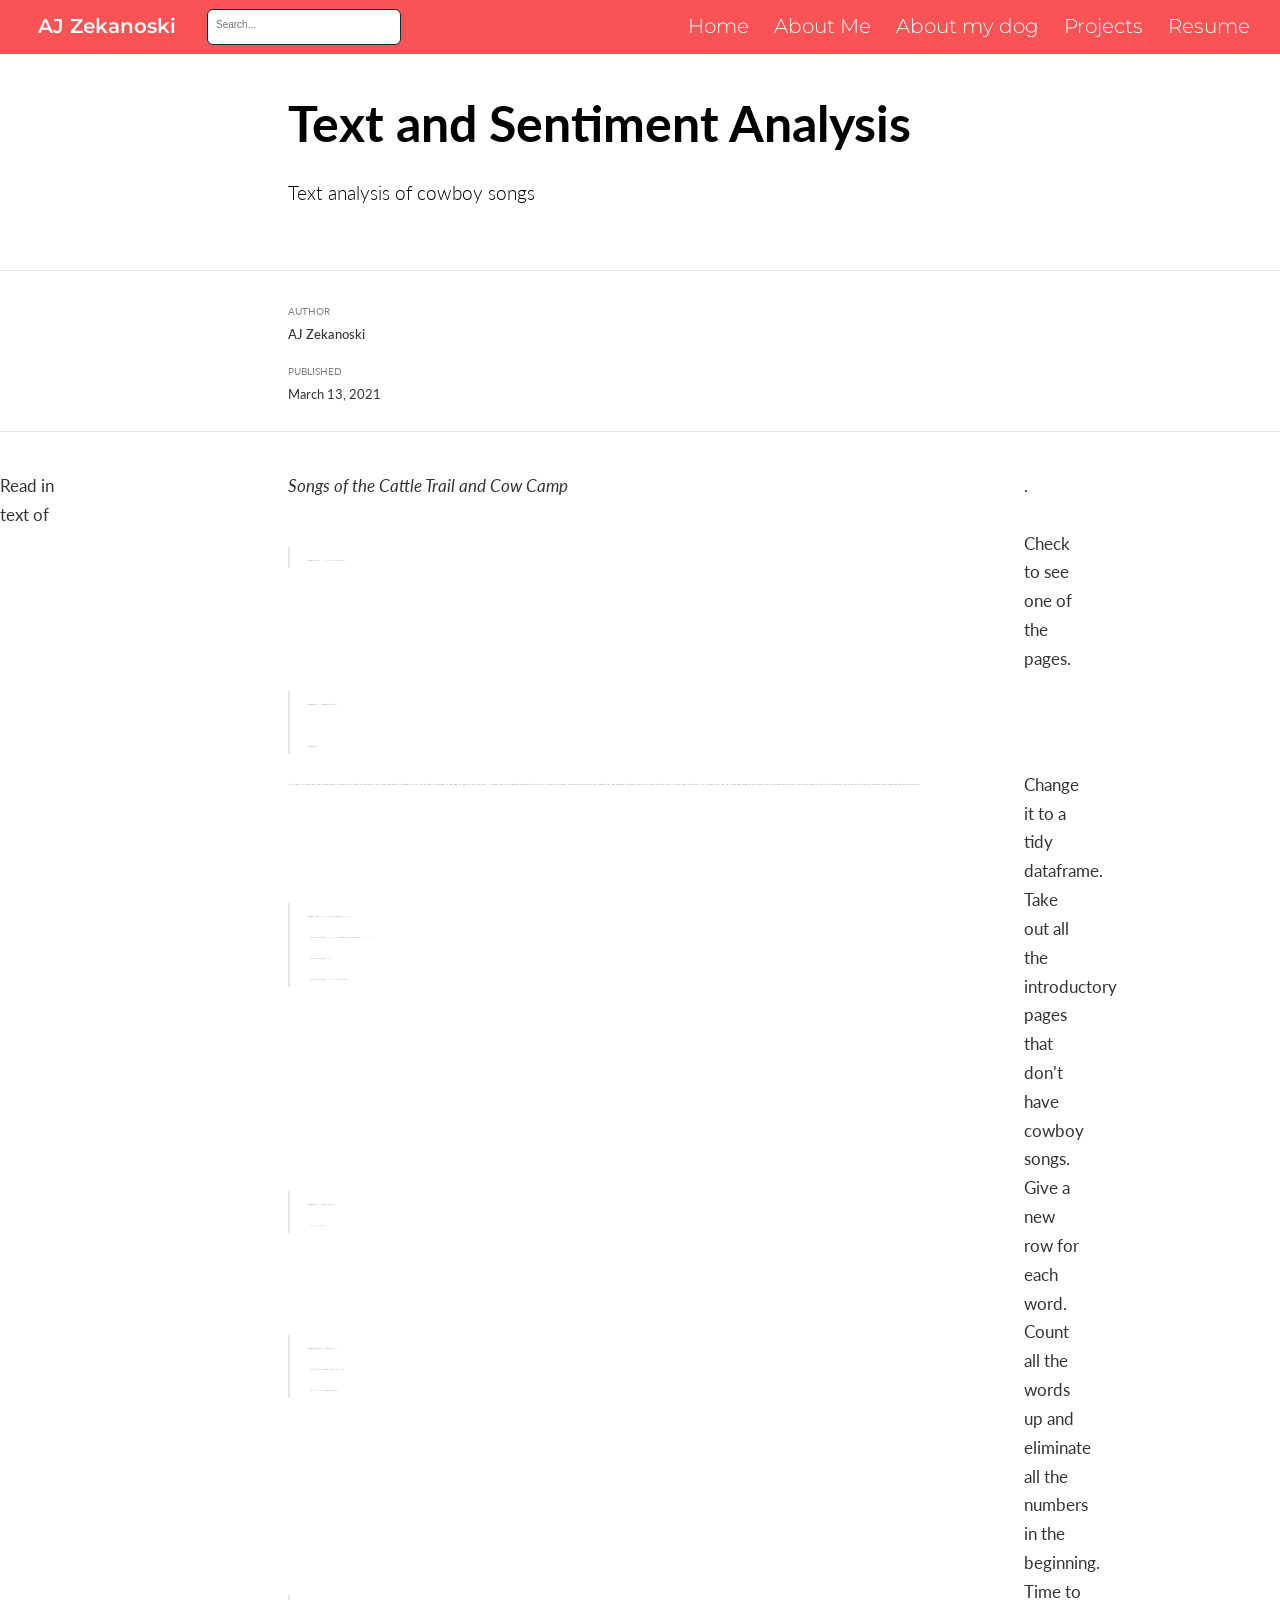
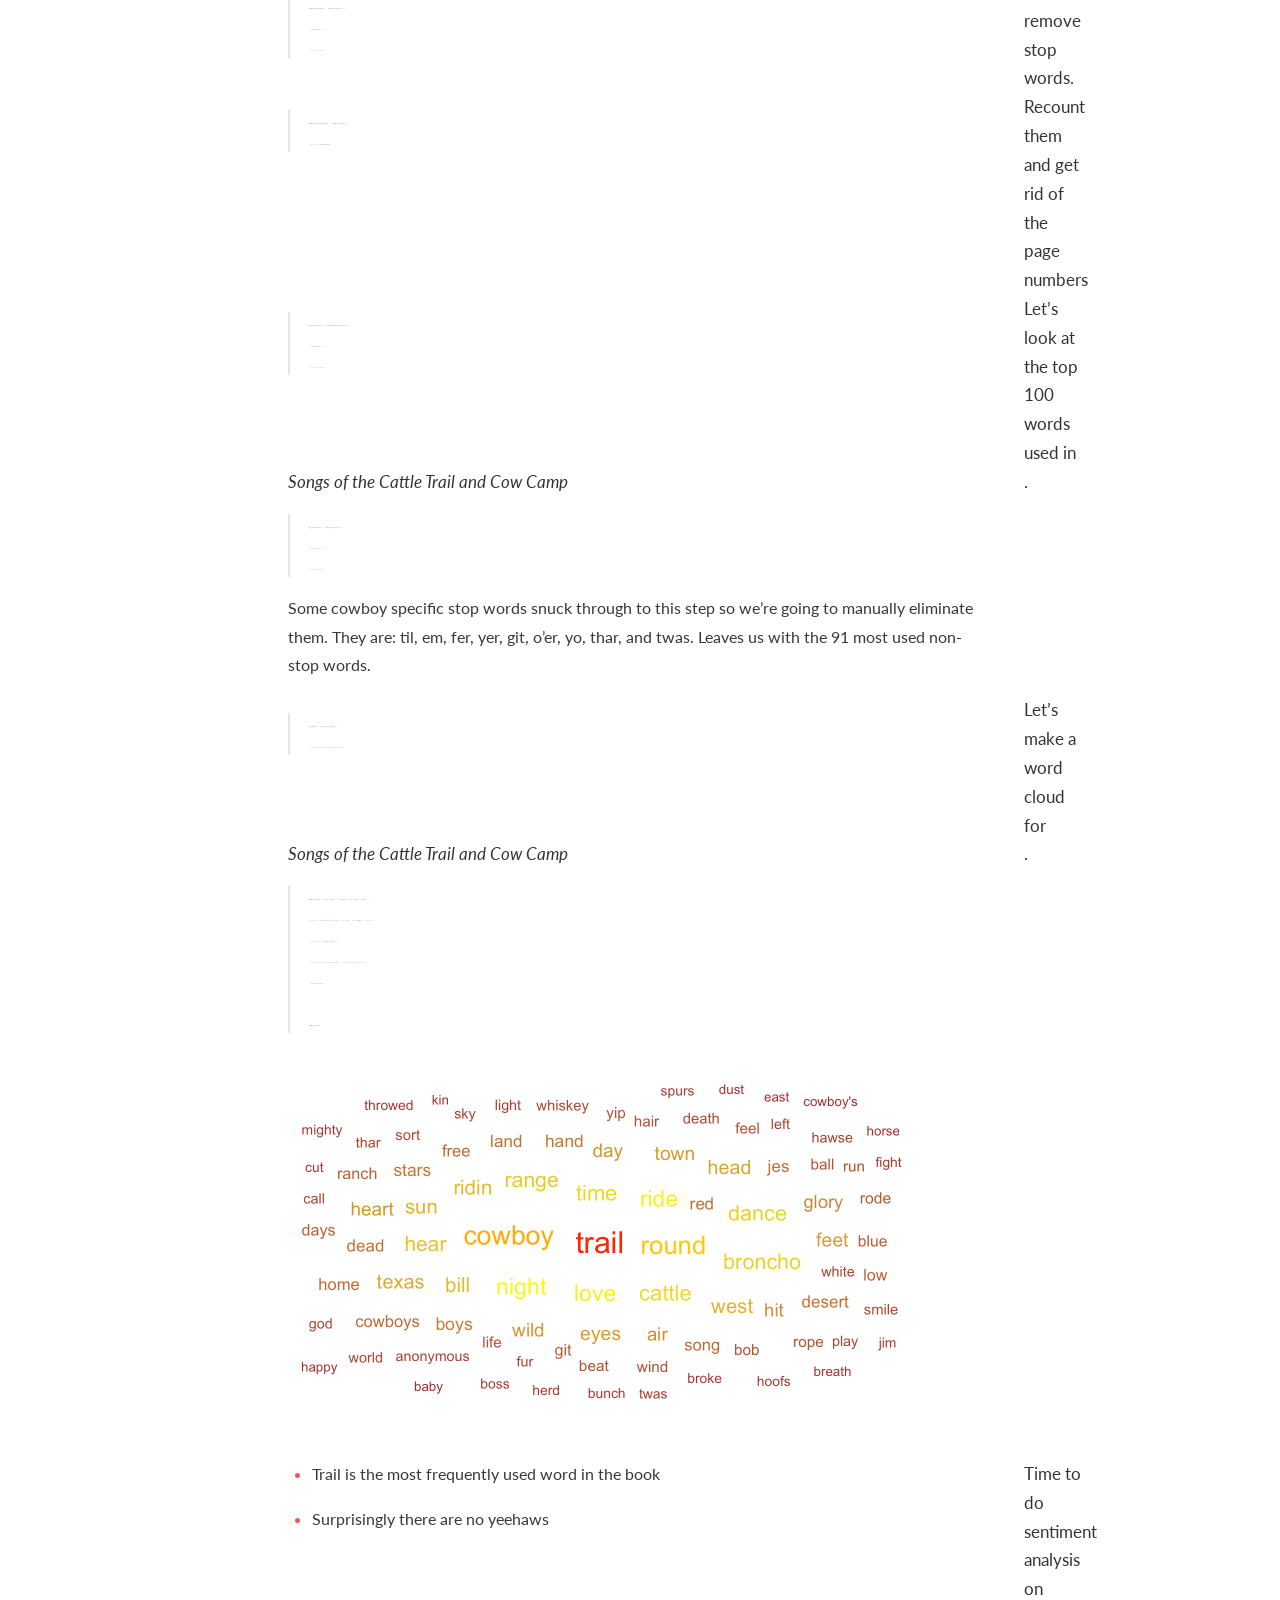
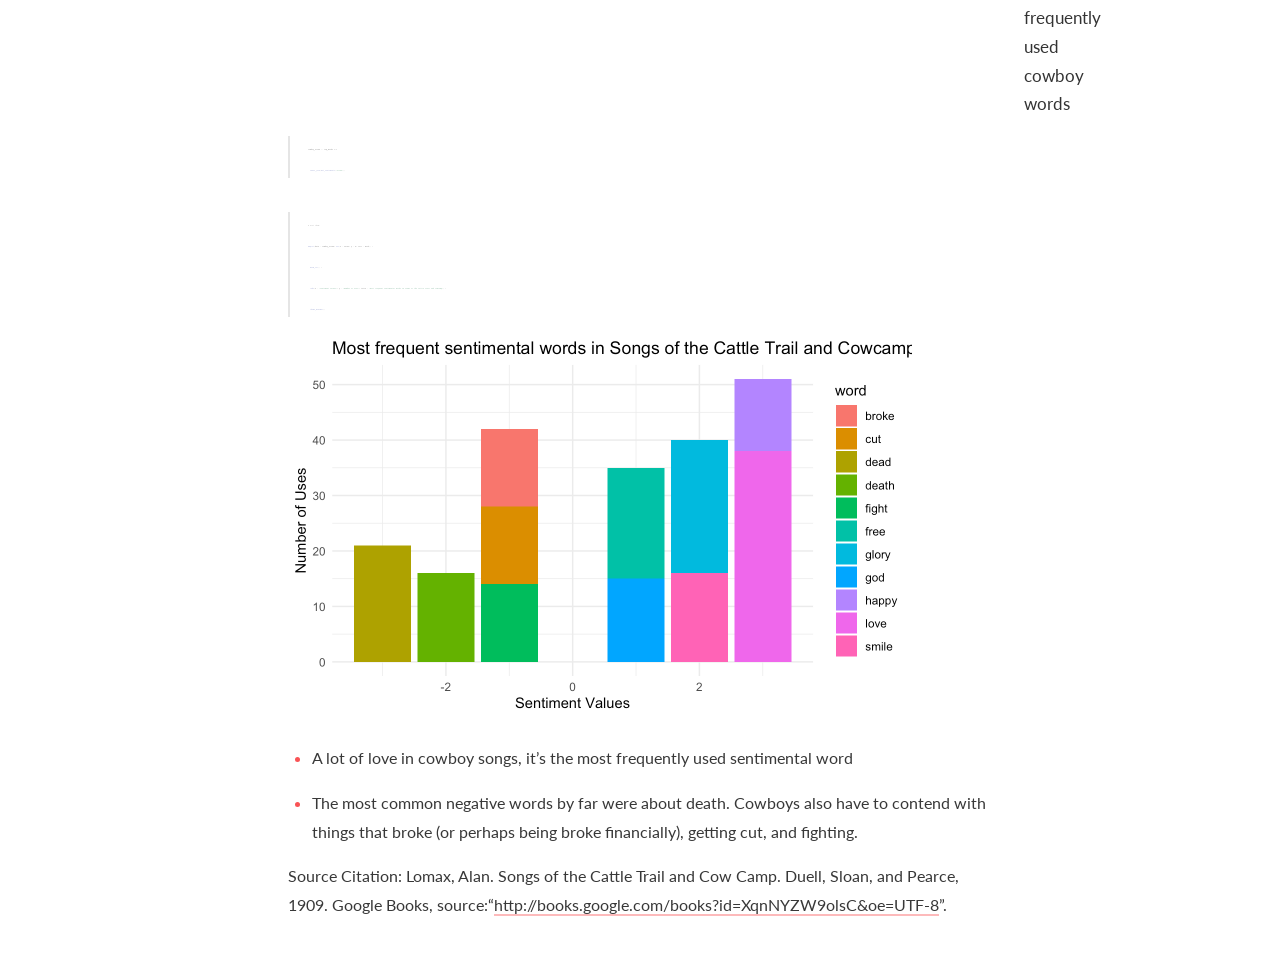
<file: docs/posts/text_analysis/index.html>
<!DOCTYPE html>

<html xmlns="http://www.w3.org/1999/xhtml" lang="" xml:lang="">

<head>
  <meta charset="utf-8"/>
  <meta name="viewport" content="width=device-width, initial-scale=1"/>
  <meta http-equiv="X-UA-Compatible" content="IE=Edge,chrome=1"/>
  <meta name="generator" content="distill" />

  <style type="text/css">
  /* Hide doc at startup (prevent jankiness while JS renders/transforms) */
  body {
    visibility: hidden;
  }
  </style>

 <!--radix_placeholder_import_source-->
 <!--/radix_placeholder_import_source-->

<style type="text/css">code{white-space: pre;}</style>
<style type="text/css" data-origin="pandoc">
pre > code.sourceCode { white-space: pre; position: relative; }
pre > code.sourceCode > span { display: inline-block; line-height: 1.25; }
pre > code.sourceCode > span:empty { height: 1.2em; }
code.sourceCode > span { color: inherit; text-decoration: inherit; }
div.sourceCode { margin: 1em 0; }
pre.sourceCode { margin: 0; }
@media screen {
div.sourceCode { overflow: auto; }
}
@media print {
pre > code.sourceCode { white-space: pre-wrap; }
pre > code.sourceCode > span { text-indent: -5em; padding-left: 5em; }
}
pre.numberSource code
  { counter-reset: source-line 0; }
pre.numberSource code > span
  { position: relative; left: -4em; counter-increment: source-line; }
pre.numberSource code > span > a:first-child::before
  { content: counter(source-line);
    position: relative; left: -1em; text-align: right; vertical-align: baseline;
    border: none; display: inline-block;
    -webkit-touch-callout: none; -webkit-user-select: none;
    -khtml-user-select: none; -moz-user-select: none;
    -ms-user-select: none; user-select: none;
    padding: 0 4px; width: 4em;
    color: #aaaaaa;
  }
pre.numberSource { margin-left: 3em; border-left: 1px solid #aaaaaa;  padding-left: 4px; }
div.sourceCode
  {   }
@media screen {
pre > code.sourceCode > span > a:first-child::before { text-decoration: underline; }
}
code span.al { color: #ad0000; } /* Alert */
code span.an { color: #5e5e5e; } /* Annotation */
code span.at { color: #20794d; } /* Attribute */
code span.bn { color: #ad0000; } /* BaseN */
code span.bu { } /* BuiltIn */
code span.cf { color: #007ba5; } /* ControlFlow */
code span.ch { color: #20794d; } /* Char */
code span.cn { color: #8f5902; } /* Constant */
code span.co { color: #5e5e5e; } /* Comment */
code span.cv { color: #5e5e5e; font-style: italic; } /* CommentVar */
code span.do { color: #5e5e5e; font-style: italic; } /* Documentation */
code span.dt { color: #ad0000; } /* DataType */
code span.dv { color: #ad0000; } /* DecVal */
code span.er { color: #ad0000; } /* Error */
code span.ex { } /* Extension */
code span.fl { color: #ad0000; } /* Float */
code span.fu { color: #4758ab; } /* Function */
code span.im { } /* Import */
code span.in { color: #5e5e5e; } /* Information */
code span.kw { color: #007ba5; } /* Keyword */
code span.op { color: #5e5e5e; } /* Operator */
code span.ot { color: #007ba5; } /* Other */
code span.pp { color: #ad0000; } /* Preprocessor */
code span.sc { color: #20794d; } /* SpecialChar */
code span.ss { color: #20794d; } /* SpecialString */
code span.st { color: #20794d; } /* String */
code span.va { color: #111111; } /* Variable */
code span.vs { color: #20794d; } /* VerbatimString */
code span.wa { color: #5e5e5e; font-style: italic; } /* Warning */
</style>

  <!--radix_placeholder_meta_tags-->
<title>AJ Zekanoski: Text and Sentiment Analysis</title>

<meta property="description" itemprop="description" content="Text analysis of cowboy songs"/>


<!--  https://schema.org/Article -->
<meta property="article:published" itemprop="datePublished" content="2021-03-13"/>
<meta property="article:created" itemprop="dateCreated" content="2021-03-13"/>
<meta name="article:author" content="AJ Zekanoski"/>

<!--  https://developers.facebook.com/docs/sharing/webmasters#markup -->
<meta property="og:title" content="AJ Zekanoski: Text and Sentiment Analysis"/>
<meta property="og:type" content="article"/>
<meta property="og:description" content="Text analysis of cowboy songs"/>
<meta property="og:locale" content="en_US"/>
<meta property="og:site_name" content="AJ Zekanoski"/>

<!--  https://dev.twitter.com/cards/types/summary -->
<meta property="twitter:card" content="summary"/>
<meta property="twitter:title" content="AJ Zekanoski: Text and Sentiment Analysis"/>
<meta property="twitter:description" content="Text analysis of cowboy songs"/>

<!--/radix_placeholder_meta_tags-->
  <!--radix_placeholder_rmarkdown_metadata-->

<script type="text/json" id="radix-rmarkdown-metadata">
{"type":"list","attributes":{"names":{"type":"character","attributes":{},"value":["title","description","theme","author","date","output"]}},"value":[{"type":"character","attributes":{},"value":["Text and Sentiment Analysis"]},{"type":"character","attributes":{},"value":["Text analysis of cowboy songs"]},{"type":"character","attributes":{},"value":["aj_theme.css"]},{"type":"list","attributes":{},"value":[{"type":"list","attributes":{"names":{"type":"character","attributes":{},"value":["name"]}},"value":[{"type":"character","attributes":{},"value":["AJ Zekanoski"]}]}]},{"type":"character","attributes":{},"value":["2021-03-13"]},{"type":"list","attributes":{"names":{"type":"character","attributes":{},"value":["distill::distill_article"]}},"value":[{"type":"list","attributes":{"names":{"type":"character","attributes":{},"value":["self_contained"]}},"value":[{"type":"logical","attributes":{},"value":[false]}]}]}]}
</script>
<!--/radix_placeholder_rmarkdown_metadata-->
  
  <script type="text/json" id="radix-resource-manifest">
  {"type":"character","attributes":{},"value":["2021-02-12-welcome/data/sierra_amphibians.xlsx","2021-02-12-welcome/data/world_env_vars.csv","2021-02-12-welcome/welcome_files/anchor-4.2.2/anchor.min.js","2021-02-12-welcome/welcome_files/bowser-1.9.3/bowser.min.js","2021-02-12-welcome/welcome_files/distill-2.2.21/template.v2.js","2021-02-12-welcome/welcome_files/figure-html5/unnamed-chunk-1-1.png","2021-02-12-welcome/welcome_files/figure-html5/unnamed-chunk-2-1.png","2021-02-12-welcome/welcome_files/header-attrs-2.6.6/header-attrs.js","2021-02-12-welcome/welcome_files/header-attrs-2.7/header-attrs.js","2021-02-12-welcome/welcome_files/jquery-1.11.3/jquery.min.js","2021-02-12-welcome/welcome_files/popper-2.6.0/popper.min.js","2021-02-12-welcome/welcome_files/tippy-6.2.7/tippy-bundle.umd.min.js","2021-02-12-welcome/welcome_files/tippy-6.2.7/tippy-light-border.css","2021-02-12-welcome/welcome_files/tippy-6.2.7/tippy.css","2021-02-12-welcome/welcome_files/tippy-6.2.7/tippy.umd.min.js","2021-02-12-welcome/welcome_files/webcomponents-2.0.0/webcomponents.js","2021-02-12-welcome/welcome.html","2021-02-12-welcome/welcome.Rmd","ca_counties/CA_Counties_TIGER2016.cpg","ca_counties/CA_Counties_TIGER2016.dbf","ca_counties/CA_Counties_TIGER2016.prj","ca_counties/CA_Counties_TIGER2016.sbn","ca_counties/CA_Counties_TIGER2016.sbx","ca_counties/CA_Counties_TIGER2016.shp","ca_counties/CA_Counties_TIGER2016.shp.xml","ca_counties/CA_Counties_TIGER2016.shx","cowboys.pdf","Oil_Spill_Incident_Tracking_%5Bds394%5D-shp/Oil_Spill_Incident_Tracking_%5Bds394%5D.cpg","Oil_Spill_Incident_Tracking_%5Bds394%5D-shp/Oil_Spill_Incident_Tracking_%5Bds394%5D.dbf","Oil_Spill_Incident_Tracking_%5Bds394%5D-shp/Oil_Spill_Incident_Tracking_%5Bds394%5D.prj","Oil_Spill_Incident_Tracking_%5Bds394%5D-shp/Oil_Spill_Incident_Tracking_%5Bds394%5D.shp","Oil_Spill_Incident_Tracking_%5Bds394%5D-shp/Oil_Spill_Incident_Tracking_%5Bds394%5D.shx","Oil_Spill_Incident_Tracking_%5Bds394%5D-shp/Oil_Spill_Incident_Tracking_%5Bds394%5D.xml","spatial_data_files/anchor-4.2.2/anchor.min.js","spatial_data_files/bowser-1.9.3/bowser.min.js","spatial_data_files/distill-2.2.21/template.v2.js","spatial_data_files/figure-html5/unnamed-chunk-4-1.png","spatial_data_files/header-attrs-2.7/header-attrs.js","spatial_data_files/jquery-1.11.3/jquery.min.js","spatial_data_files/popper-2.6.0/popper.min.js","spatial_data_files/tippy-6.2.7/tippy-bundle.umd.min.js","spatial_data_files/tippy-6.2.7/tippy-light-border.css","spatial_data_files/tippy-6.2.7/tippy.css","spatial_data_files/tippy-6.2.7/tippy.umd.min.js","spatial_data_files/webcomponents-2.0.0/webcomponents.js","spatial_data.html","text_analysis_files/figure-html5/unnamed-chunk-11-1.png","text_analysis_files/figure-html5/unnamed-chunk-13-1.png"]}
  </script>
  <!--radix_placeholder_navigation_in_header-->
<meta name="distill:offset" content="../.."/>

<script type="application/javascript">

  window.headroom_prevent_pin = false;

  window.document.addEventListener("DOMContentLoaded", function (event) {

    // initialize headroom for banner
    var header = $('header').get(0);
    var headerHeight = header.offsetHeight;
    var headroom = new Headroom(header, {
      tolerance: 5,
      onPin : function() {
        if (window.headroom_prevent_pin) {
          window.headroom_prevent_pin = false;
          headroom.unpin();
        }
      }
    });
    headroom.init();
    if(window.location.hash)
      headroom.unpin();
    $(header).addClass('headroom--transition');

    // offset scroll location for banner on hash change
    // (see: https://github.com/WickyNilliams/headroom.js/issues/38)
    window.addEventListener("hashchange", function(event) {
      window.scrollTo(0, window.pageYOffset - (headerHeight + 25));
    });

    // responsive menu
    $('.distill-site-header').each(function(i, val) {
      var topnav = $(this);
      var toggle = topnav.find('.nav-toggle');
      toggle.on('click', function() {
        topnav.toggleClass('responsive');
      });
    });

    // nav dropdowns
    $('.nav-dropbtn').click(function(e) {
      $(this).next('.nav-dropdown-content').toggleClass('nav-dropdown-active');
      $(this).parent().siblings('.nav-dropdown')
         .children('.nav-dropdown-content').removeClass('nav-dropdown-active');
    });
    $("body").click(function(e){
      $('.nav-dropdown-content').removeClass('nav-dropdown-active');
    });
    $(".nav-dropdown").click(function(e){
      e.stopPropagation();
    });
  });
</script>

<style type="text/css">

/* Theme (user-documented overrideables for nav appearance) */

.distill-site-nav {
  color: rgba(255, 255, 255, 0.8);
  background-color: #0F2E3D;
  font-size: 15px;
  font-weight: 300;
}

.distill-site-nav a {
  color: inherit;
  text-decoration: none;
}

.distill-site-nav a:hover {
  color: white;
}

@media print {
  .distill-site-nav {
    display: none;
  }
}

.distill-site-header {

}

.distill-site-footer {

}


/* Site Header */

.distill-site-header {
  width: 100%;
  box-sizing: border-box;
  z-index: 3;
}

.distill-site-header .nav-left {
  display: inline-block;
  margin-left: 8px;
}

@media screen and (max-width: 768px) {
  .distill-site-header .nav-left {
    margin-left: 0;
  }
}


.distill-site-header .nav-right {
  float: right;
  margin-right: 8px;
}

.distill-site-header a,
.distill-site-header .title {
  display: inline-block;
  text-align: center;
  padding: 14px 10px 14px 10px;
}

.distill-site-header .title {
  font-size: 18px;
  min-width: 150px;
}

.distill-site-header .logo {
  padding: 0;
}

.distill-site-header .logo img {
  display: none;
  max-height: 20px;
  width: auto;
  margin-bottom: -4px;
}

.distill-site-header .nav-image img {
  max-height: 18px;
  width: auto;
  display: inline-block;
  margin-bottom: -3px;
}



@media screen and (min-width: 1000px) {
  .distill-site-header .logo img {
    display: inline-block;
  }
  .distill-site-header .nav-left {
    margin-left: 20px;
  }
  .distill-site-header .nav-right {
    margin-right: 20px;
  }
  .distill-site-header .title {
    padding-left: 12px;
  }
}


.distill-site-header .nav-toggle {
  display: none;
}

.nav-dropdown {
  display: inline-block;
  position: relative;
}

.nav-dropdown .nav-dropbtn {
  border: none;
  outline: none;
  color: rgba(255, 255, 255, 0.8);
  padding: 16px 10px;
  background-color: transparent;
  font-family: inherit;
  font-size: inherit;
  font-weight: inherit;
  margin: 0;
  margin-top: 1px;
  z-index: 2;
}

.nav-dropdown-content {
  display: none;
  position: absolute;
  background-color: white;
  min-width: 200px;
  border: 1px solid rgba(0,0,0,0.15);
  border-radius: 4px;
  box-shadow: 0px 8px 16px 0px rgba(0,0,0,0.1);
  z-index: 1;
  margin-top: 2px;
  white-space: nowrap;
  padding-top: 4px;
  padding-bottom: 4px;
}

.nav-dropdown-content hr {
  margin-top: 4px;
  margin-bottom: 4px;
  border: none;
  border-bottom: 1px solid rgba(0, 0, 0, 0.1);
}

.nav-dropdown-active {
  display: block;
}

.nav-dropdown-content a, .nav-dropdown-content .nav-dropdown-header {
  color: black;
  padding: 6px 24px;
  text-decoration: none;
  display: block;
  text-align: left;
}

.nav-dropdown-content .nav-dropdown-header {
  display: block;
  padding: 5px 24px;
  padding-bottom: 0;
  text-transform: uppercase;
  font-size: 14px;
  color: #999999;
  white-space: nowrap;
}

.nav-dropdown:hover .nav-dropbtn {
  color: white;
}

.nav-dropdown-content a:hover {
  background-color: #ddd;
  color: black;
}

.nav-right .nav-dropdown-content {
  margin-left: -45%;
  right: 0;
}

@media screen and (max-width: 768px) {
  .distill-site-header a, .distill-site-header .nav-dropdown  {display: none;}
  .distill-site-header a.nav-toggle {
    float: right;
    display: block;
  }
  .distill-site-header .title {
    margin-left: 0;
  }
  .distill-site-header .nav-right {
    margin-right: 0;
  }
  .distill-site-header {
    overflow: hidden;
  }
  .nav-right .nav-dropdown-content {
    margin-left: 0;
  }
}


@media screen and (max-width: 768px) {
  .distill-site-header.responsive {position: relative; min-height: 500px; }
  .distill-site-header.responsive a.nav-toggle {
    position: absolute;
    right: 0;
    top: 0;
  }
  .distill-site-header.responsive a,
  .distill-site-header.responsive .nav-dropdown {
    display: block;
    text-align: left;
  }
  .distill-site-header.responsive .nav-left,
  .distill-site-header.responsive .nav-right {
    width: 100%;
  }
  .distill-site-header.responsive .nav-dropdown {float: none;}
  .distill-site-header.responsive .nav-dropdown-content {position: relative;}
  .distill-site-header.responsive .nav-dropdown .nav-dropbtn {
    display: block;
    width: 100%;
    text-align: left;
  }
}

/* Site Footer */

.distill-site-footer {
  width: 100%;
  overflow: hidden;
  box-sizing: border-box;
  z-index: 3;
  margin-top: 30px;
  padding-top: 30px;
  padding-bottom: 30px;
  text-align: center;
}

/* Headroom */

d-title {
  padding-top: 6rem;
}

@media print {
  d-title {
    padding-top: 4rem;
  }
}

.headroom {
  z-index: 1000;
  position: fixed;
  top: 0;
  left: 0;
  right: 0;
}

.headroom--transition {
  transition: all .4s ease-in-out;
}

.headroom--unpinned {
  top: -100px;
}

.headroom--pinned {
  top: 0;
}

/* adjust viewport for navbar height */
/* helps vertically center bootstrap (non-distill) content */
.min-vh-100 {
  min-height: calc(100vh - 100px) !important;
}

</style>

<script src="../../site_libs/jquery-1.11.3/jquery.min.js"></script>
<link href="../../site_libs/font-awesome-5.1.0/css/all.css" rel="stylesheet"/>
<link href="../../site_libs/font-awesome-5.1.0/css/v4-shims.css" rel="stylesheet"/>
<script src="../../site_libs/headroom-0.9.4/headroom.min.js"></script>
<script src="../../site_libs/autocomplete-0.37.1/autocomplete.min.js"></script>
<script src="../../site_libs/fuse-6.4.1/fuse.min.js"></script>

<script type="application/javascript">

function getMeta(metaName) {
  var metas = document.getElementsByTagName('meta');
  for (let i = 0; i < metas.length; i++) {
    if (metas[i].getAttribute('name') === metaName) {
      return metas[i].getAttribute('content');
    }
  }
  return '';
}

function offsetURL(url) {
  var offset = getMeta('distill:offset');
  return offset ? offset + '/' + url : url;
}

function createFuseIndex() {

  // create fuse index
  var options = {
    keys: [
      { name: 'title', weight: 20 },
      { name: 'categories', weight: 15 },
      { name: 'description', weight: 10 },
      { name: 'contents', weight: 5 },
    ],
    ignoreLocation: true,
    threshold: 0
  };
  var fuse = new window.Fuse([], options);

  // fetch the main search.json
  return fetch(offsetURL('search.json'))
    .then(function(response) {
      if (response.status == 200) {
        return response.json().then(function(json) {
          // index main articles
          json.articles.forEach(function(article) {
            fuse.add(article);
          });
          // download collections and index their articles
          return Promise.all(json.collections.map(function(collection) {
            return fetch(offsetURL(collection)).then(function(response) {
              if (response.status === 200) {
                return response.json().then(function(articles) {
                  articles.forEach(function(article) {
                    fuse.add(article);
                  });
                })
              } else {
                return Promise.reject(
                  new Error('Unexpected status from search index request: ' +
                            response.status)
                );
              }
            });
          })).then(function() {
            return fuse;
          });
        });

      } else {
        return Promise.reject(
          new Error('Unexpected status from search index request: ' +
                      response.status)
        );
      }
    });
}

window.document.addEventListener("DOMContentLoaded", function (event) {

  // get search element (bail if we don't have one)
  var searchEl = window.document.getElementById('distill-search');
  if (!searchEl)
    return;

  createFuseIndex()
    .then(function(fuse) {

      // make search box visible
      searchEl.classList.remove('hidden');

      // initialize autocomplete
      var options = {
        autoselect: true,
        hint: false,
        minLength: 2,
      };
      window.autocomplete(searchEl, options, [{
        source: function(query, callback) {
          const searchOptions = {
            isCaseSensitive: false,
            shouldSort: true,
            minMatchCharLength: 2,
            limit: 10,
          };
          var results = fuse.search(query, searchOptions);
          callback(results
            .map(function(result) { return result.item; })
          );
        },
        templates: {
          suggestion: function(suggestion) {
            var img = suggestion.preview && Object.keys(suggestion.preview).length > 0
              ? `<img src="${offsetURL(suggestion.preview)}"</img>`
              : '';
            var html = `
              <div class="search-item">
                <h3>${suggestion.title}</h3>
                <div class="search-item-description">
                  ${suggestion.description || ''}
                </div>
                <div class="search-item-preview">
                  ${img}
                </div>
              </div>
            `;
            return html;
          }
        }
      }]).on('autocomplete:selected', function(event, suggestion) {
        window.location.href = offsetURL(suggestion.path);
      });
      // remove inline display style on autocompleter (we want to
      // manage responsive display via css)
      $('.algolia-autocomplete').css("display", "");
    })
    .catch(function(error) {
      console.log(error);
    });

});

</script>

<style type="text/css">

.nav-search {
  font-size: x-small;
}

/* Algolioa Autocomplete */

.algolia-autocomplete {
  display: inline-block;
  margin-left: 10px;
  vertical-align: sub;
  background-color: white;
  color: black;
  padding: 6px;
  padding-top: 8px;
  padding-bottom: 0;
  border-radius: 6px;
  border: 1px #0F2E3D solid;
  width: 180px;
}


@media screen and (max-width: 768px) {
  .distill-site-nav .algolia-autocomplete {
    display: none;
    visibility: hidden;
  }
  .distill-site-nav.responsive .algolia-autocomplete {
    display: inline-block;
    visibility: visible;
  }
  .distill-site-nav.responsive .algolia-autocomplete .aa-dropdown-menu {
    margin-left: 0;
    width: 400px;
    max-height: 400px;
  }
}

.algolia-autocomplete .aa-input, .algolia-autocomplete .aa-hint {
  width: 90%;
  outline: none;
  border: none;
}

.algolia-autocomplete .aa-hint {
  color: #999;
}
.algolia-autocomplete .aa-dropdown-menu {
  width: 550px;
  max-height: 70vh;
  overflow-x: visible;
  overflow-y: scroll;
  padding: 5px;
  margin-top: 3px;
  margin-left: -150px;
  background-color: #fff;
  border-radius: 5px;
  border: 1px solid #999;
  border-top: none;
}

.algolia-autocomplete .aa-dropdown-menu .aa-suggestion {
  cursor: pointer;
  padding: 5px 4px;
  border-bottom: 1px solid #eee;
}

.algolia-autocomplete .aa-dropdown-menu .aa-suggestion:last-of-type {
  border-bottom: none;
  margin-bottom: 2px;
}

.algolia-autocomplete .aa-dropdown-menu .aa-suggestion .search-item {
  overflow: hidden;
  font-size: 0.8em;
  line-height: 1.4em;
}

.algolia-autocomplete .aa-dropdown-menu .aa-suggestion .search-item h3 {
  font-size: 1rem;
  margin-block-start: 0;
  margin-block-end: 5px;
}

.algolia-autocomplete .aa-dropdown-menu .aa-suggestion .search-item-description {
  display: inline-block;
  overflow: hidden;
  height: 2.8em;
  width: 80%;
  margin-right: 4%;
}

.algolia-autocomplete .aa-dropdown-menu .aa-suggestion .search-item-preview {
  display: inline-block;
  width: 15%;
}

.algolia-autocomplete .aa-dropdown-menu .aa-suggestion .search-item-preview img {
  height: 3em;
  width: auto;
  display: none;
}

.algolia-autocomplete .aa-dropdown-menu .aa-suggestion .search-item-preview img[src] {
  display: initial;
}

.algolia-autocomplete .aa-dropdown-menu .aa-suggestion.aa-cursor {
  background-color: #eee;
}
.algolia-autocomplete .aa-dropdown-menu .aa-suggestion em {
  font-weight: bold;
  font-style: normal;
}

</style>


<!--/radix_placeholder_navigation_in_header-->
  <!--radix_placeholder_distill-->

<style type="text/css">

body {
  background-color: white;
}

.pandoc-table {
  width: 100%;
}

.pandoc-table>caption {
  margin-bottom: 10px;
}

.pandoc-table th:not([align]) {
  text-align: left;
}

.pagedtable-footer {
  font-size: 15px;
}

d-byline .byline {
  grid-template-columns: 2fr 2fr;
}

d-byline .byline h3 {
  margin-block-start: 1.5em;
}

d-byline .byline .authors-affiliations h3 {
  margin-block-start: 0.5em;
}

.authors-affiliations .orcid-id {
  width: 16px;
  height:16px;
  margin-left: 4px;
  margin-right: 4px;
  vertical-align: middle;
  padding-bottom: 2px;
}

d-title .dt-tags {
  margin-top: 1em;
  grid-column: text;
}

.dt-tags .dt-tag {
  text-decoration: none;
  display: inline-block;
  color: rgba(0,0,0,0.6);
  padding: 0em 0.4em;
  margin-right: 0.5em;
  margin-bottom: 0.4em;
  font-size: 70%;
  border: 1px solid rgba(0,0,0,0.2);
  border-radius: 3px;
  text-transform: uppercase;
  font-weight: 500;
}

d-article table.gt_table td,
d-article table.gt_table th {
  border-bottom: none;
}

.html-widget {
  margin-bottom: 2.0em;
}

.l-screen-inset {
  padding-right: 16px;
}

.l-screen .caption {
  margin-left: 10px;
}

.shaded {
  background: rgb(247, 247, 247);
  padding-top: 20px;
  padding-bottom: 20px;
  border-top: 1px solid rgba(0, 0, 0, 0.1);
  border-bottom: 1px solid rgba(0, 0, 0, 0.1);
}

.shaded .html-widget {
  margin-bottom: 0;
  border: 1px solid rgba(0, 0, 0, 0.1);
}

.shaded .shaded-content {
  background: white;
}

.text-output {
  margin-top: 0;
  line-height: 1.5em;
}

.hidden {
  display: none !important;
}

d-article {
  padding-top: 2.5rem;
  padding-bottom: 30px;
}

d-appendix {
  padding-top: 30px;
}

d-article>p>img {
  width: 100%;
}

d-article h2 {
  margin: 1rem 0 1.5rem 0;
}

d-article h3 {
  margin-top: 1.5rem;
}

d-article iframe {
  border: 1px solid rgba(0, 0, 0, 0.1);
  margin-bottom: 2.0em;
  width: 100%;
}

/* Tweak code blocks */

d-article div.sourceCode code,
d-article pre code {
  font-family: Consolas, Monaco, 'Andale Mono', 'Ubuntu Mono', monospace;
}

d-article pre,
d-article div.sourceCode,
d-article div.sourceCode pre {
  overflow: auto;
}

d-article div.sourceCode {
  background-color: white;
}

d-article div.sourceCode pre {
  padding-left: 10px;
  font-size: 12px;
  border-left: 2px solid rgba(0,0,0,0.1);
}

d-article pre {
  font-size: 12px;
  color: black;
  background: none;
  margin-top: 0;
  text-align: left;
  white-space: pre;
  word-spacing: normal;
  word-break: normal;
  word-wrap: normal;
  line-height: 1.5;

  -moz-tab-size: 4;
  -o-tab-size: 4;
  tab-size: 4;

  -webkit-hyphens: none;
  -moz-hyphens: none;
  -ms-hyphens: none;
  hyphens: none;
}

d-article pre a {
  border-bottom: none;
}

d-article pre a:hover {
  border-bottom: none;
  text-decoration: underline;
}

d-article details {
  grid-column: text;
  margin-bottom: 0.8em;
}

@media(min-width: 768px) {

d-article pre,
d-article div.sourceCode,
d-article div.sourceCode pre {
  overflow: visible !important;
}

d-article div.sourceCode pre {
  padding-left: 18px;
  font-size: 14px;
}

d-article pre {
  font-size: 14px;
}

}

figure img.external {
  background: white;
  border: 1px solid rgba(0, 0, 0, 0.1);
  box-shadow: 0 1px 8px rgba(0, 0, 0, 0.1);
  padding: 18px;
  box-sizing: border-box;
}

/* CSS for d-contents */

.d-contents {
  grid-column: text;
  color: rgba(0,0,0,0.8);
  font-size: 0.9em;
  padding-bottom: 1em;
  margin-bottom: 1em;
  padding-bottom: 0.5em;
  margin-bottom: 1em;
  padding-left: 0.25em;
  justify-self: start;
}

@media(min-width: 1000px) {
  .d-contents.d-contents-float {
    height: 0;
    grid-column-start: 1;
    grid-column-end: 4;
    justify-self: center;
    padding-right: 3em;
    padding-left: 2em;
  }
}

.d-contents nav h3 {
  font-size: 18px;
  margin-top: 0;
  margin-bottom: 1em;
}

.d-contents li {
  list-style-type: none
}

.d-contents nav > ul {
  padding-left: 0;
}

.d-contents ul {
  padding-left: 1em
}

.d-contents nav ul li {
  margin-top: 0.6em;
  margin-bottom: 0.2em;
}

.d-contents nav a {
  font-size: 13px;
  border-bottom: none;
  text-decoration: none
  color: rgba(0, 0, 0, 0.8);
}

.d-contents nav a:hover {
  text-decoration: underline solid rgba(0, 0, 0, 0.6)
}

.d-contents nav > ul > li > a {
  font-weight: 600;
}

.d-contents nav > ul > li > ul {
  font-weight: inherit;
}

.d-contents nav > ul > li > ul > li {
  margin-top: 0.2em;
}


.d-contents nav ul {
  margin-top: 0;
  margin-bottom: 0.25em;
}

.d-article-with-toc h2:nth-child(2) {
  margin-top: 0;
}


/* Figure */

.figure {
  position: relative;
  margin-bottom: 2.5em;
  margin-top: 1.5em;
}

.figure img {
  width: 100%;
}

.figure .caption {
  color: rgba(0, 0, 0, 0.6);
  font-size: 12px;
  line-height: 1.5em;
}

.figure img.external {
  background: white;
  border: 1px solid rgba(0, 0, 0, 0.1);
  box-shadow: 0 1px 8px rgba(0, 0, 0, 0.1);
  padding: 18px;
  box-sizing: border-box;
}

.figure .caption a {
  color: rgba(0, 0, 0, 0.6);
}

.figure .caption b,
.figure .caption strong, {
  font-weight: 600;
  color: rgba(0, 0, 0, 1.0);
}

/* Citations */

d-article .citation {
  color: inherit;
  cursor: inherit;
}

div.hanging-indent{
  margin-left: 1em; text-indent: -1em;
}

/* Citation hover box */

.tippy-box[data-theme~=light-border] {
  background-color: rgba(250, 250, 250, 0.95);
}

.tippy-content > p {
  margin-bottom: 0;
  padding: 2px;
}


/* Tweak 1000px media break to show more text */

@media(min-width: 1000px) {
  .base-grid,
  distill-header,
  d-title,
  d-abstract,
  d-article,
  d-appendix,
  distill-appendix,
  d-byline,
  d-footnote-list,
  d-citation-list,
  distill-footer {
    grid-template-columns: [screen-start] 1fr [page-start kicker-start] 80px [middle-start] 50px [text-start kicker-end] 65px 65px 65px 65px 65px 65px 65px 65px [text-end gutter-start] 65px [middle-end] 65px [page-end gutter-end] 1fr [screen-end];
    grid-column-gap: 16px;
  }

  .grid {
    grid-column-gap: 16px;
  }

  d-article {
    font-size: 1.06rem;
    line-height: 1.7em;
  }
  figure .caption, .figure .caption, figure figcaption {
    font-size: 13px;
  }
}

@media(min-width: 1180px) {
  .base-grid,
  distill-header,
  d-title,
  d-abstract,
  d-article,
  d-appendix,
  distill-appendix,
  d-byline,
  d-footnote-list,
  d-citation-list,
  distill-footer {
    grid-template-columns: [screen-start] 1fr [page-start kicker-start] 60px [middle-start] 60px [text-start kicker-end] 60px 60px 60px 60px 60px 60px 60px 60px [text-end gutter-start] 60px [middle-end] 60px [page-end gutter-end] 1fr [screen-end];
    grid-column-gap: 32px;
  }

  .grid {
    grid-column-gap: 32px;
  }
}


/* Get the citation styles for the appendix (not auto-injected on render since
   we do our own rendering of the citation appendix) */

d-appendix .citation-appendix,
.d-appendix .citation-appendix {
  font-size: 11px;
  line-height: 15px;
  border-left: 1px solid rgba(0, 0, 0, 0.1);
  padding-left: 18px;
  border: 1px solid rgba(0,0,0,0.1);
  background: rgba(0, 0, 0, 0.02);
  padding: 10px 18px;
  border-radius: 3px;
  color: rgba(150, 150, 150, 1);
  overflow: hidden;
  margin-top: -12px;
  white-space: pre-wrap;
  word-wrap: break-word;
}

/* Include appendix styles here so they can be overridden */

d-appendix {
  contain: layout style;
  font-size: 0.8em;
  line-height: 1.7em;
  margin-top: 60px;
  margin-bottom: 0;
  border-top: 1px solid rgba(0, 0, 0, 0.1);
  color: rgba(0,0,0,0.5);
  padding-top: 60px;
  padding-bottom: 48px;
}

d-appendix h3 {
  grid-column: page-start / text-start;
  font-size: 15px;
  font-weight: 500;
  margin-top: 1em;
  margin-bottom: 0;
  color: rgba(0,0,0,0.65);
}

d-appendix h3 + * {
  margin-top: 1em;
}

d-appendix ol {
  padding: 0 0 0 15px;
}

@media (min-width: 768px) {
  d-appendix ol {
    padding: 0 0 0 30px;
    margin-left: -30px;
  }
}

d-appendix li {
  margin-bottom: 1em;
}

d-appendix a {
  color: rgba(0, 0, 0, 0.6);
}

d-appendix > * {
  grid-column: text;
}

d-appendix > d-footnote-list,
d-appendix > d-citation-list,
d-appendix > distill-appendix {
  grid-column: screen;
}

/* Include footnote styles here so they can be overridden */

d-footnote-list {
  contain: layout style;
}

d-footnote-list > * {
  grid-column: text;
}

d-footnote-list a.footnote-backlink {
  color: rgba(0,0,0,0.3);
  padding-left: 0.5em;
}



/* Anchor.js */

.anchorjs-link {
  /*transition: all .25s linear; */
  text-decoration: none;
  border-bottom: none;
}
*:hover > .anchorjs-link {
  margin-left: -1.125em !important;
  text-decoration: none;
  border-bottom: none;
}

/* Social footer */

.social_footer {
  margin-top: 30px;
  margin-bottom: 0;
  color: rgba(0,0,0,0.67);
}

.disqus-comments {
  margin-right: 30px;
}

.disqus-comment-count {
  border-bottom: 1px solid rgba(0, 0, 0, 0.4);
  cursor: pointer;
}

#disqus_thread {
  margin-top: 30px;
}

.article-sharing a {
  border-bottom: none;
  margin-right: 8px;
}

.article-sharing a:hover {
  border-bottom: none;
}

.sidebar-section.subscribe {
  font-size: 12px;
  line-height: 1.6em;
}

.subscribe p {
  margin-bottom: 0.5em;
}


.article-footer .subscribe {
  font-size: 15px;
  margin-top: 45px;
}


.sidebar-section.custom {
  font-size: 12px;
  line-height: 1.6em;
}

.custom p {
  margin-bottom: 0.5em;
}

/* Styles for listing layout (hide title) */
.layout-listing d-title, .layout-listing .d-title {
  display: none;
}

/* Styles for posts lists (not auto-injected) */


.posts-with-sidebar {
  padding-left: 45px;
  padding-right: 45px;
}

.posts-list .description h2,
.posts-list .description p {
  font-family: -apple-system, BlinkMacSystemFont, "Segoe UI", Roboto, Oxygen, Ubuntu, Cantarell, "Fira Sans", "Droid Sans", "Helvetica Neue", Arial, sans-serif;
}

.posts-list .description h2 {
  font-weight: 700;
  border-bottom: none;
  padding-bottom: 0;
}

.posts-list h2.post-tag {
  border-bottom: 1px solid rgba(0, 0, 0, 0.2);
  padding-bottom: 12px;
}
.posts-list {
  margin-top: 60px;
  margin-bottom: 24px;
}

.posts-list .post-preview {
  text-decoration: none;
  overflow: hidden;
  display: block;
  border-bottom: 1px solid rgba(0, 0, 0, 0.1);
  padding: 24px 0;
}

.post-preview-last {
  border-bottom: none !important;
}

.posts-list .posts-list-caption {
  grid-column: screen;
  font-weight: 400;
}

.posts-list .post-preview h2 {
  margin: 0 0 6px 0;
  line-height: 1.2em;
  font-style: normal;
  font-size: 24px;
}

.posts-list .post-preview p {
  margin: 0 0 12px 0;
  line-height: 1.4em;
  font-size: 16px;
}

.posts-list .post-preview .thumbnail {
  box-sizing: border-box;
  margin-bottom: 24px;
  position: relative;
  max-width: 500px;
}
.posts-list .post-preview img {
  width: 100%;
  display: block;
}

.posts-list .metadata {
  font-size: 12px;
  line-height: 1.4em;
  margin-bottom: 18px;
}

.posts-list .metadata > * {
  display: inline-block;
}

.posts-list .metadata .publishedDate {
  margin-right: 2em;
}

.posts-list .metadata .dt-authors {
  display: block;
  margin-top: 0.3em;
  margin-right: 2em;
}

.posts-list .dt-tags {
  display: block;
  line-height: 1em;
}

.posts-list .dt-tags .dt-tag {
  display: inline-block;
  color: rgba(0,0,0,0.6);
  padding: 0.3em 0.4em;
  margin-right: 0.2em;
  margin-bottom: 0.4em;
  font-size: 60%;
  border: 1px solid rgba(0,0,0,0.2);
  border-radius: 3px;
  text-transform: uppercase;
  font-weight: 500;
}

.posts-list img {
  opacity: 1;
}

.posts-list img[data-src] {
  opacity: 0;
}

.posts-more {
  clear: both;
}


.posts-sidebar {
  font-size: 16px;
}

.posts-sidebar h3 {
  font-size: 16px;
  margin-top: 0;
  margin-bottom: 0.5em;
  font-weight: 400;
  text-transform: uppercase;
}

.sidebar-section {
  margin-bottom: 30px;
}

.categories ul {
  list-style-type: none;
  margin: 0;
  padding: 0;
}

.categories li {
  color: rgba(0, 0, 0, 0.8);
  margin-bottom: 0;
}

.categories li>a {
  border-bottom: none;
}

.categories li>a:hover {
  border-bottom: 1px solid rgba(0, 0, 0, 0.4);
}

.categories .active {
  font-weight: 600;
}

.categories .category-count {
  color: rgba(0, 0, 0, 0.4);
}


@media(min-width: 768px) {
  .posts-list .post-preview h2 {
    font-size: 26px;
  }
  .posts-list .post-preview .thumbnail {
    float: right;
    width: 30%;
    margin-bottom: 0;
  }
  .posts-list .post-preview .description {
    float: left;
    width: 45%;
  }
  .posts-list .post-preview .metadata {
    float: left;
    width: 20%;
    margin-top: 8px;
  }
  .posts-list .post-preview p {
    margin: 0 0 12px 0;
    line-height: 1.5em;
    font-size: 16px;
  }
  .posts-with-sidebar .posts-list {
    float: left;
    width: 75%;
  }
  .posts-with-sidebar .posts-sidebar {
    float: right;
    width: 20%;
    margin-top: 60px;
    padding-top: 24px;
    padding-bottom: 24px;
  }
}


/* Improve display for browsers without grid (IE/Edge <= 15) */

.downlevel {
  line-height: 1.6em;
  font-family: -apple-system, BlinkMacSystemFont, "Segoe UI", Roboto, Oxygen, Ubuntu, Cantarell, "Fira Sans", "Droid Sans", "Helvetica Neue", Arial, sans-serif;
  margin: 0;
}

.downlevel .d-title {
  padding-top: 6rem;
  padding-bottom: 1.5rem;
}

.downlevel .d-title h1 {
  font-size: 50px;
  font-weight: 700;
  line-height: 1.1em;
  margin: 0 0 0.5rem;
}

.downlevel .d-title p {
  font-weight: 300;
  font-size: 1.2rem;
  line-height: 1.55em;
  margin-top: 0;
}

.downlevel .d-byline {
  padding-top: 0.8em;
  padding-bottom: 0.8em;
  font-size: 0.8rem;
  line-height: 1.8em;
}

.downlevel .section-separator {
  border: none;
  border-top: 1px solid rgba(0, 0, 0, 0.1);
}

.downlevel .d-article {
  font-size: 1.06rem;
  line-height: 1.7em;
  padding-top: 1rem;
  padding-bottom: 2rem;
}


.downlevel .d-appendix {
  padding-left: 0;
  padding-right: 0;
  max-width: none;
  font-size: 0.8em;
  line-height: 1.7em;
  margin-bottom: 0;
  color: rgba(0,0,0,0.5);
  padding-top: 40px;
  padding-bottom: 48px;
}

.downlevel .footnotes ol {
  padding-left: 13px;
}

.downlevel .base-grid,
.downlevel .distill-header,
.downlevel .d-title,
.downlevel .d-abstract,
.downlevel .d-article,
.downlevel .d-appendix,
.downlevel .distill-appendix,
.downlevel .d-byline,
.downlevel .d-footnote-list,
.downlevel .d-citation-list,
.downlevel .distill-footer,
.downlevel .appendix-bottom,
.downlevel .posts-container {
  padding-left: 40px;
  padding-right: 40px;
}

@media(min-width: 768px) {
  .downlevel .base-grid,
  .downlevel .distill-header,
  .downlevel .d-title,
  .downlevel .d-abstract,
  .downlevel .d-article,
  .downlevel .d-appendix,
  .downlevel .distill-appendix,
  .downlevel .d-byline,
  .downlevel .d-footnote-list,
  .downlevel .d-citation-list,
  .downlevel .distill-footer,
  .downlevel .appendix-bottom,
  .downlevel .posts-container {
  padding-left: 150px;
  padding-right: 150px;
  max-width: 900px;
}
}

.downlevel pre code {
  display: block;
  border-left: 2px solid rgba(0, 0, 0, .1);
  padding: 0 0 0 20px;
  font-size: 14px;
}

.downlevel code, .downlevel pre {
  color: black;
  background: none;
  font-family: Consolas, Monaco, 'Andale Mono', 'Ubuntu Mono', monospace;
  text-align: left;
  white-space: pre;
  word-spacing: normal;
  word-break: normal;
  word-wrap: normal;
  line-height: 1.5;

  -moz-tab-size: 4;
  -o-tab-size: 4;
  tab-size: 4;

  -webkit-hyphens: none;
  -moz-hyphens: none;
  -ms-hyphens: none;
  hyphens: none;
}

.downlevel .posts-list .post-preview {
  color: inherit;
}



</style>

<script type="application/javascript">

function is_downlevel_browser() {
  if (bowser.isUnsupportedBrowser({ msie: "12", msedge: "16"},
                                 window.navigator.userAgent)) {
    return true;
  } else {
    return window.load_distill_framework === undefined;
  }
}

// show body when load is complete
function on_load_complete() {

  // add anchors
  if (window.anchors) {
    window.anchors.options.placement = 'left';
    window.anchors.add('d-article > h2, d-article > h3, d-article > h4, d-article > h5');
  }


  // set body to visible
  document.body.style.visibility = 'visible';

  // force redraw for leaflet widgets
  if (window.HTMLWidgets) {
    var maps = window.HTMLWidgets.findAll(".leaflet");
    $.each(maps, function(i, el) {
      var map = this.getMap();
      map.invalidateSize();
      map.eachLayer(function(layer) {
        if (layer instanceof L.TileLayer)
          layer.redraw();
      });
    });
  }

  // trigger 'shown' so htmlwidgets resize
  $('d-article').trigger('shown');
}

function init_distill() {

  init_common();

  // create front matter
  var front_matter = $('<d-front-matter></d-front-matter>');
  $('#distill-front-matter').wrap(front_matter);

  // create d-title
  $('.d-title').changeElementType('d-title');

  // create d-byline
  var byline = $('<d-byline></d-byline>');
  $('.d-byline').replaceWith(byline);

  // create d-article
  var article = $('<d-article></d-article>');
  $('.d-article').wrap(article).children().unwrap();

  // move posts container into article
  $('.posts-container').appendTo($('d-article'));

  // create d-appendix
  $('.d-appendix').changeElementType('d-appendix');

  // flag indicating that we have appendix items
  var appendix = $('.appendix-bottom').children('h3').length > 0;

  // replace footnotes with <d-footnote>
  $('.footnote-ref').each(function(i, val) {
    appendix = true;
    var href = $(this).attr('href');
    var id = href.replace('#', '');
    var fn = $('#' + id);
    var fn_p = $('#' + id + '>p');
    fn_p.find('.footnote-back').remove();
    var text = fn_p.html();
    var dtfn = $('<d-footnote></d-footnote>');
    dtfn.html(text);
    $(this).replaceWith(dtfn);
  });
  // remove footnotes
  $('.footnotes').remove();

  // move refs into #references-listing
  $('#references-listing').replaceWith($('#refs'));

  $('h1.appendix, h2.appendix').each(function(i, val) {
    $(this).changeElementType('h3');
  });
  $('h3.appendix').each(function(i, val) {
    var id = $(this).attr('id');
    $('.d-contents a[href="#' + id + '"]').parent().remove();
    appendix = true;
    $(this).nextUntil($('h1, h2, h3')).addBack().appendTo($('d-appendix'));
  });

  // show d-appendix if we have appendix content
  $("d-appendix").css('display', appendix ? 'grid' : 'none');

  // localize layout chunks to just output
  $('.layout-chunk').each(function(i, val) {

    // capture layout
    var layout = $(this).attr('data-layout');

    // apply layout to markdown level block elements
    var elements = $(this).children().not('details, div.sourceCode, pre, script');
    elements.each(function(i, el) {
      var layout_div = $('<div class="' + layout + '"></div>');
      if (layout_div.hasClass('shaded')) {
        var shaded_content = $('<div class="shaded-content"></div>');
        $(this).wrap(shaded_content);
        $(this).parent().wrap(layout_div);
      } else {
        $(this).wrap(layout_div);
      }
    });


    // unwrap the layout-chunk div
    $(this).children().unwrap();
  });

  // remove code block used to force  highlighting css
  $('.distill-force-highlighting-css').parent().remove();

  // remove empty line numbers inserted by pandoc when using a
  // custom syntax highlighting theme
  $('code.sourceCode a:empty').remove();

  // load distill framework
  load_distill_framework();

  // wait for window.distillRunlevel == 4 to do post processing
  function distill_post_process() {

    if (!window.distillRunlevel || window.distillRunlevel < 4)
      return;

    // hide author/affiliations entirely if we have no authors
    var front_matter = JSON.parse($("#distill-front-matter").html());
    var have_authors = front_matter.authors && front_matter.authors.length > 0;
    if (!have_authors)
      $('d-byline').addClass('hidden');

    // article with toc class
    $('.d-contents').parent().addClass('d-article-with-toc');

    // strip links that point to #
    $('.authors-affiliations').find('a[href="#"]').removeAttr('href');

    // add orcid ids
    $('.authors-affiliations').find('.author').each(function(i, el) {
      var orcid_id = front_matter.authors[i].orcidID;
      if (orcid_id) {
        var a = $('<a></a>');
        a.attr('href', 'https://orcid.org/' + orcid_id);
        var img = $('<img></img>');
        img.addClass('orcid-id');
        img.attr('alt', 'ORCID ID');
        img.attr('src','[data-uri]');
        a.append(img);
        $(this).append(a);
      }
    });

    // hide elements of author/affiliations grid that have no value
    function hide_byline_column(caption) {
      $('d-byline').find('h3:contains("' + caption + '")').parent().css('visibility', 'hidden');
    }

    // affiliations
    var have_affiliations = false;
    for (var i = 0; i<front_matter.authors.length; ++i) {
      var author = front_matter.authors[i];
      if (author.affiliation !== "&nbsp;") {
        have_affiliations = true;
        break;
      }
    }
    if (!have_affiliations)
      $('d-byline').find('h3:contains("Affiliations")').css('visibility', 'hidden');

    // published date
    if (!front_matter.publishedDate)
      hide_byline_column("Published");

    // document object identifier
    var doi = $('d-byline').find('h3:contains("DOI")');
    var doi_p = doi.next().empty();
    if (!front_matter.doi) {
      // if we have a citation and valid citationText then link to that
      if ($('#citation').length > 0 && front_matter.citationText) {
        doi.html('Citation');
        $('<a href="#citation"></a>')
          .text(front_matter.citationText)
          .appendTo(doi_p);
      } else {
        hide_byline_column("DOI");
      }
    } else {
      $('<a></a>')
         .attr('href', "https://doi.org/" + front_matter.doi)
         .html(front_matter.doi)
         .appendTo(doi_p);
    }

     // change plural form of authors/affiliations
    if (front_matter.authors.length === 1) {
      var grid = $('.authors-affiliations');
      grid.children('h3:contains("Authors")').text('Author');
      grid.children('h3:contains("Affiliations")').text('Affiliation');
    }

    // remove d-appendix and d-footnote-list local styles
    $('d-appendix > style:first-child').remove();
    $('d-footnote-list > style:first-child').remove();

    // move appendix-bottom entries to the bottom
    $('.appendix-bottom').appendTo('d-appendix').children().unwrap();
    $('.appendix-bottom').remove();

    // hoverable references
    $('span.citation[data-cites]').each(function() {
      var refHtml = $('#ref-' + $(this).attr('data-cites')).html();
      window.tippy(this, {
        allowHTML: true,
        content: refHtml,
        maxWidth: 500,
        interactive: true,
        interactiveBorder: 10,
        theme: 'light-border',
        placement: 'bottom-start'
      });
    });

    // clear polling timer
    clearInterval(tid);

    // show body now that everything is ready
    on_load_complete();
  }

  var tid = setInterval(distill_post_process, 50);
  distill_post_process();

}

function init_downlevel() {

  init_common();

   // insert hr after d-title
  $('.d-title').after($('<hr class="section-separator"/>'));

  // check if we have authors
  var front_matter = JSON.parse($("#distill-front-matter").html());
  var have_authors = front_matter.authors && front_matter.authors.length > 0;

  // manage byline/border
  if (!have_authors)
    $('.d-byline').remove();
  $('.d-byline').after($('<hr class="section-separator"/>'));
  $('.d-byline a').remove();

  // remove toc
  $('.d-contents').remove();

  // move appendix elements
  $('h1.appendix, h2.appendix').each(function(i, val) {
    $(this).changeElementType('h3');
  });
  $('h3.appendix').each(function(i, val) {
    $(this).nextUntil($('h1, h2, h3')).addBack().appendTo($('.d-appendix'));
  });


  // inject headers into references and footnotes
  var refs_header = $('<h3></h3>');
  refs_header.text('References');
  $('#refs').prepend(refs_header);

  var footnotes_header = $('<h3></h3');
  footnotes_header.text('Footnotes');
  $('.footnotes').children('hr').first().replaceWith(footnotes_header);

  // move appendix-bottom entries to the bottom
  $('.appendix-bottom').appendTo('.d-appendix').children().unwrap();
  $('.appendix-bottom').remove();

  // remove appendix if it's empty
  if ($('.d-appendix').children().length === 0)
    $('.d-appendix').remove();

  // prepend separator above appendix
  $('.d-appendix').before($('<hr class="section-separator" style="clear: both"/>'));

  // trim code
  $('pre>code').each(function(i, val) {
    $(this).html($.trim($(this).html()));
  });

  // move posts-container right before article
  $('.posts-container').insertBefore($('.d-article'));

  $('body').addClass('downlevel');

  on_load_complete();
}


function init_common() {

  // jquery plugin to change element types
  (function($) {
    $.fn.changeElementType = function(newType) {
      var attrs = {};

      $.each(this[0].attributes, function(idx, attr) {
        attrs[attr.nodeName] = attr.nodeValue;
      });

      this.replaceWith(function() {
        return $("<" + newType + "/>", attrs).append($(this).contents());
      });
    };
  })(jQuery);

  // prevent underline for linked images
  $('a > img').parent().css({'border-bottom' : 'none'});

  // mark non-body figures created by knitr chunks as 100% width
  $('.layout-chunk').each(function(i, val) {
    var figures = $(this).find('img, .html-widget');
    if ($(this).attr('data-layout') !== "l-body") {
      figures.css('width', '100%');
    } else {
      figures.css('max-width', '100%');
      figures.filter("[width]").each(function(i, val) {
        var fig = $(this);
        fig.css('width', fig.attr('width') + 'px');
      });

    }
  });

  // auto-append index.html to post-preview links in file: protocol
  // and in rstudio ide preview
  $('.post-preview').each(function(i, val) {
    if (window.location.protocol === "file:")
      $(this).attr('href', $(this).attr('href') + "index.html");
  });

  // get rid of index.html references in header
  if (window.location.protocol !== "file:") {
    $('.distill-site-header a[href]').each(function(i,val) {
      $(this).attr('href', $(this).attr('href').replace("index.html", "./"));
    });
  }

  // add class to pandoc style tables
  $('tr.header').parent('thead').parent('table').addClass('pandoc-table');
  $('.kable-table').children('table').addClass('pandoc-table');

  // add figcaption style to table captions
  $('caption').parent('table').addClass("figcaption");

  // initialize posts list
  if (window.init_posts_list)
    window.init_posts_list();

  // implmement disqus comment link
  $('.disqus-comment-count').click(function() {
    window.headroom_prevent_pin = true;
    $('#disqus_thread').toggleClass('hidden');
    if (!$('#disqus_thread').hasClass('hidden')) {
      var offset = $(this).offset();
      $(window).resize();
      $('html, body').animate({
        scrollTop: offset.top - 35
      });
    }
  });
}

document.addEventListener('DOMContentLoaded', function() {
  if (is_downlevel_browser())
    init_downlevel();
  else
    window.addEventListener('WebComponentsReady', init_distill);
});

</script>

<style type="text/css">
/* base variables */

/* Edit the CSS properties in this file to create a custom
   Distill theme. Only edit values in the right column
   for each row; values shown are the CSS defaults.
   To return any property to the default,
   you may set its value to: unset
   All rows must end with a semi-colon.                      */

/* Optional: embed custom fonts here with `@import`          */
/* This must remain at the top of this file.                 */



html {
  /*-- Main font sizes --*/
  --title-size:      50px;
  --body-size:       1.06rem;
  --code-size:       14px;
  --aside-size:      12px;
  --fig-cap-size:    13px;
  /*-- Main font colors --*/
  --title-color:     #000000;
  --header-color:    rgba(0, 0, 0, 0.8);
  --body-color:      rgba(0, 0, 0, 0.8);
  --aside-color:     rgba(0, 0, 0, 0.6);
  --fig-cap-color:   rgba(0, 0, 0, 0.6);
  /*-- Specify custom fonts ~~~ must be imported above   --*/
  --heading-font:    sans-serif;
  --mono-font:       monospace;
  --body-font:       sans-serif;
  --navbar-font:     sans-serif;  /* websites + blogs only */
}

/*-- ARTICLE METADATA --*/
d-byline {
  --heading-size:    0.6rem;
  --heading-color:   rgba(0, 0, 0, 0.5);
  --body-size:       0.8rem;
  --body-color:      rgba(0, 0, 0, 0.8);
}

/*-- ARTICLE TABLE OF CONTENTS --*/
.d-contents {
  --heading-size:    18px;
  --contents-size:   13px;
}

/*-- ARTICLE APPENDIX --*/
d-appendix {
  --heading-size:    15px;
  --heading-color:   rgba(0, 0, 0, 0.65);
  --text-size:       0.8em;
  --text-color:      rgba(0, 0, 0, 0.5);
}

/*-- WEBSITE HEADER + FOOTER --*/
/* These properties only apply to Distill sites and blogs  */

.distill-site-header {
  --title-size:       18px;
  --text-color:       rgba(255, 255, 255, 0.8);
  --text-size:        15px;
  --hover-color:      white;
  --bkgd-color:       #0F2E3D;
}

.distill-site-footer {
  --text-color:       rgba(255, 255, 255, 0.8);
  --text-size:        15px;
  --hover-color:      white;
  --bkgd-color:       #0F2E3D;
}

/*-- Additional custom styles --*/
/* Add any additional CSS rules below                      */
</style>
<style type="text/css">
/* base variables */

/* Edit the CSS properties in this file to create a custom
   Distill theme. Only edit values in the right column
   for each row; values shown are the CSS defaults.
   To return any property to the default,
   you may set its value to: unset
   All rows must end with a semi-colon.                      */

/* Optional: embed custom fonts here with `@import`          */
/* This must remain at the top of this file.                 */
@import url('https://fonts.googleapis.com/css2?family=Lato');
@import url('https://fonts.googleapis.com/css2?family=Fira+Mono');
@import url('https://fonts.googleapis.com/css2?family=Montserrat');


html {
  /*-- Main font sizes --*/
  --title-size:      50px;
  --body-size:       1.0rem;
  --code-size:       0.9px;
  --aside-size:      12px;
  --fig-cap-size:    13px;
  /*-- Main font colors --*/
  --title-color:     #000000;
  --header-color:    rgba(0, 0, 0, 0.8);
  --body-color:      #383838;
  --aside-color:     rgba(0, 0, 0, 0.6);
  --fig-cap-color:   rgba(0, 0, 0, 0.6);
  /*-- Specify custom fonts ~~~ must be imported above   --*/
  --heading-font:    'Lato', sans-serif;
  --mono-font:       'Fira Mono', monospace;
  --body-font:       'Lato', sans-serif;
  --navbar-font:     'Montserrat', sans-serif;  /* websites + blogs only */
}

/*-- ARTICLE METADATA --*/
d-byline {
  --heading-size:    0.6rem;
  --heading-color:   rgba(0, 0, 0, 0.5);
  --body-size:       0.8rem;
  --body-color:      rgba(0, 0, 0, 0.8);
}

/*-- ARTICLE TABLE OF CONTENTS --*/
.d-contents {
  --heading-size:    18px;
  --contents-size:   13px;
}

/*-- ARTICLE APPENDIX --*/
d-appendix {
  --heading-size:    15px;
  --heading-color:   rgba(0, 0, 0, 0.65);
  --text-size:       0.8em;
  --text-color:      rgba(0, 0, 0, 0.5);
}

/*-- WEBSITE HEADER + FOOTER --*/
/* These properties only apply to Distill sites and blogs  */

.distill-site-header {
  --title-size:       20px;
  --text-color:       #FFFFFF;
  --text-size:        20px;
  --hover-color:      #383838;
  --bkgd-color:       rgb(249, 83, 85);
}

.distill-site-footer {
  --text-color:       rgba(255, 255, 255, 0.8);
  --text-size:        15px;
  --hover-color:      white;
  --bkgd-color:       #0F2E3D;
}

/*-- Additional custom styles --*/
/* Add any additional CSS rules below                      */

.posts-list .metadata .publishedDate {
    color: rgb(249, 83, 85);
}

d-article p code {
  color: #383838;
  background: rgba(249, 83, 85, 0.1);
  font-weight: 400;
  font-size: 0.9em;
}

d-article a {
    border-bottom: 2px solid rgba(249, 83, 85, 0.4);
    text-decoration: none;
}

.distill-site-header .title {
    font-weight: 600;
}

ul > li::marker {
  color: rgb(249, 83, 85);
}</style>
<style type="text/css">
/* base style */

/* FONT FAMILIES */

:root {
  --heading-default: -apple-system, BlinkMacSystemFont, "Segoe UI", Roboto, Oxygen, Ubuntu, Cantarell, "Fira Sans", "Droid Sans", "Helvetica Neue", Arial, sans-serif;
  --mono-default: Consolas, Monaco, 'Andale Mono', 'Ubuntu Mono', monospace;
  --body-default: -apple-system, BlinkMacSystemFont, "Segoe UI", Roboto, Oxygen, Ubuntu, Cantarell, "Fira Sans", "Droid Sans", "Helvetica Neue", Arial, sans-serif;
}

body,
.posts-list .post-preview p,
.posts-list .description p {
  font-family: var(--body-font), var(--body-default);
}

h1, h2, h3, h4, h5, h6,
.posts-list .post-preview h2,
.posts-list .description h2 {
  font-family: var(--heading-font), var(--heading-default);
}

d-article div.sourceCode code,
d-article pre code {
  font-family: var(--mono-font), var(--mono-default);
}


/*-- TITLE --*/
d-title h1,
.posts-list > h1 {
  color: var(--title-color, black);
}

d-title h1 {
  font-size: var(--title-size, 50px);
}

/*-- HEADERS --*/
d-article h1,
d-article h2,
d-article h3,
d-article h4,
d-article h5,
d-article h6 {
  color: var(--header-color, rgba(0, 0, 0, 0.8));
}

/*-- BODY --*/
d-article > p,  /* only text inside of <p> tags */
d-article > ul, /* lists */
d-article > ol {
  color: var(--body-color, rgba(0, 0, 0, 0.8));
  font-size: var(--body-size, 1.06rem);
}


/*-- CODE --*/
d-article div.sourceCode code,
d-article pre code {
  font-size: var(--code-size, 14px);
}

/*-- ASIDE --*/
d-article aside {
  font-size: var(--aside-size, 12px);
  color: var(--aside-color, rgba(0, 0, 0, 0.6));
}

/*-- FIGURE CAPTIONS --*/
figure .caption,
figure figcaption,
.figure .caption {
  font-size: var(--fig-cap-size, 13px);
  color: var(--fig-cap-color, rgba(0, 0, 0, 0.6));
}

/*-- METADATA --*/
d-byline h3 {
  font-size: var(--heading-size, 0.6rem);
  color: var(--heading-color, rgba(0, 0, 0, 0.5));
}

d-byline {
  font-size: var(--body-size, 0.8rem);
  color: var(--body-color, rgba(0, 0, 0, 0.8));
}

d-byline a,
d-article d-byline a {
  color: var(--body-color, rgba(0, 0, 0, 0.8));
}

/*-- TABLE OF CONTENTS --*/
.d-contents nav h3 {
  font-size: var(--heading-size, 18px);
}

.d-contents nav a {
  font-size: var(--contents-size, 13px);
}

/*-- APPENDIX --*/
d-appendix h3 {
  font-size: var(--heading-size, 15px);
  color: var(--heading-color, rgba(0, 0, 0, 0.65));
}

d-appendix {
  font-size: var(--text-size, 0.8em);
  color: var(--text-color, rgba(0, 0, 0, 0.5));
}

d-appendix d-footnote-list a.footnote-backlink {
  color: var(--text-color, rgba(0, 0, 0, 0.5));
}

/*-- WEBSITE HEADER + FOOTER --*/
.distill-site-header .title {
  font-size: var(--title-size, 18px);
  font-family: var(--navbar-font), var(--heading-default);
}

.distill-site-header a,
.nav-dropdown .nav-dropbtn {
  font-family: var(--navbar-font), var(--heading-default);
}

.nav-dropdown .nav-dropbtn {
  color: var(--text-color, rgba(255, 255, 255, 0.8));
  font-size: var(--text-size, 15px);
}

.distill-site-header a:hover,
.nav-dropdown:hover .nav-dropbtn {
  color: var(--hover-color, white);
}

.distill-site-header {
  font-size: var(--text-size, 15px);
  color: var(--text-color, rgba(255, 255, 255, 0.8));
  background-color: var(--bkgd-color, #0F2E3D);
}

.distill-site-footer {
  font-size: var(--text-size, 15px);
  color: var(--text-color, rgba(255, 255, 255, 0.8));
  background-color: var(--bkgd-color, #0F2E3D);
}

.distill-site-footer a:hover {
  color: var(--hover-color, white);
}</style>
<!--/radix_placeholder_distill-->
  <script src="../../site_libs/header-attrs-2.7/header-attrs.js"></script>
  <script src="../../site_libs/jquery-1.11.3/jquery.min.js"></script>
  <script src="../../site_libs/popper-2.6.0/popper.min.js"></script>
  <link href="../../site_libs/tippy-6.2.7/tippy.css" rel="stylesheet" />
  <link href="../../site_libs/tippy-6.2.7/tippy-light-border.css" rel="stylesheet" />
  <script src="../../site_libs/tippy-6.2.7/tippy.umd.min.js"></script>
  <script src="../../site_libs/anchor-4.2.2/anchor.min.js"></script>
  <script src="../../site_libs/bowser-1.9.3/bowser.min.js"></script>
  <script src="../../site_libs/webcomponents-2.0.0/webcomponents.js"></script>
  <script src="../../site_libs/distill-2.2.21/template.v2.js"></script>
  <!--radix_placeholder_site_in_header-->
<!--/radix_placeholder_site_in_header-->


</head>

<body>

<!--radix_placeholder_front_matter-->

<script id="distill-front-matter" type="text/json">
{"title":"Text and Sentiment Analysis","description":"Text analysis of cowboy songs","authors":[{"author":"AJ Zekanoski","authorURL":"#","affiliation":"&nbsp;","affiliationURL":"#","orcidID":""}],"publishedDate":"2021-03-13T00:00:00.000+00:00","citationText":"Zekanoski, 2021"}
</script>

<!--/radix_placeholder_front_matter-->
<!--radix_placeholder_navigation_before_body-->
<header class="header header--fixed" role="banner">
<nav class="distill-site-nav distill-site-header">
<div class="nav-left">
<a href="../../index.html" class="title">AJ Zekanoski</a>
<input id="distill-search" class="nav-search hidden" type="text" placeholder="Search..."/>
</div>
<div class="nav-right">
<a href="../../index.html">Home</a>
<a href="../../about_me.html">About Me</a>
<a href="../../about_bonnie.html">About my dog</a>
<a href="../../blog.html">Projects</a>
<a href="../../aj_resume.pdf">Resume</a>
<a href="javascript:void(0);" class="nav-toggle">&#9776;</a>
</div>
</nav>
</header>
<!--/radix_placeholder_navigation_before_body-->
<!--radix_placeholder_site_before_body-->
<!--/radix_placeholder_site_before_body-->

<div class="d-title">
<h1>Text and Sentiment Analysis</h1>
<!--radix_placeholder_categories-->
<!--/radix_placeholder_categories-->
<p><p>Text analysis of cowboy songs</p></p>
</div>

<div class="d-byline">
  AJ Zekanoski  
  
<br/>2021-03-13
</div>

<div class="d-article">
Read in text of <em>Songs of the Cattle Trail and Cow Camp</em>.
<div class="layout-chunk" data-layout="l-body">
<div class="sourceCode">
<pre class="sourceCode r"><code class="sourceCode r"><span class='va'>cowboys_text</span> <span class='op'>&lt;-</span> <span class='fu'><a href='https://docs.ropensci.org/pdftools/reference/pdftools.html'>pdf_text</a></span><span class='op'>(</span><span class='st'>"cowboys.pdf"</span><span class='op'>)</span>
</code></pre>
</div>
</div>
Check to see one of the pages.
<div class="layout-chunk" data-layout="l-body">
<div class="sourceCode">
<pre class="sourceCode r"><code class="sourceCode r"><span class='va'>cowboys34</span> <span class='op'>&lt;-</span> <span class='va'>cowboys_text</span><span class='op'>[</span><span class='fl'>34</span><span class='op'>]</span>

<span class='va'>cowboys34</span>
</code></pre>
</div>
<pre><code>[1] &quot;it wa&#39;n&#39;t no joke.\nBut the stranger moven&#39; no muscle as he looked in\nthe bore of Bill&#39;s gun;\nHe hadn&#39;t no thought to stir, sir; he hadn&#39;t no\nthought to run;\nBut he spoke out cool and quiet, \&quot; I might live for\na thousand year\nAnd not die at last so nobly as defendin&#39; this\nGreaser here;\nFor he&#39;s wounded, now, and helpless, and hasn&#39;t\nhad no fair show;\nAnd the first of ye boys that strikes him, I&#39;ll lay\nthat first one low.\&quot;\nThe gang respected the stranger that for another\nwas willing to die;\nThey respected the look of daring they saw in that\ncold, blue eye.\n12\nThe Texas Cowboy and the Mexican Greaser\n&quot;</code></pre>
</div>
Change it to a tidy dataframe.
<div class="layout-chunk" data-layout="l-body">
<div class="sourceCode">
<pre class="sourceCode r"><code class="sourceCode r"><span class='va'>cowboy_tidy</span> <span class='op'>&lt;-</span> <span class='fu'><a href='https://rdrr.io/r/base/data.frame.html'>data.frame</a></span><span class='op'>(</span><span class='va'>cowboys_text</span><span class='op'>)</span> <span class='op'>%&gt;%</span> 
  <span class='fu'>mutate</span><span class='op'>(</span>text_full <span class='op'>=</span> <span class='fu'>str_split</span><span class='op'>(</span><span class='va'>cowboys_text</span>, pattern <span class='op'>=</span> <span class='st'>'\\n'</span><span class='op'>)</span><span class='op'>)</span> <span class='op'>%&gt;%</span> 
  <span class='fu'>unnest</span><span class='op'>(</span><span class='va'>text_full</span><span class='op'>)</span> <span class='op'>%&gt;%</span> 
  <span class='fu'>mutate</span><span class='op'>(</span>text_full <span class='op'>=</span> <span class='fu'>str_trim</span><span class='op'>(</span><span class='va'>text_full</span><span class='op'>)</span><span class='op'>)</span>
</code></pre>
</div>
</div>
Take out all the introductory pages that don’t have cowboy songs.
<div class="layout-chunk" data-layout="l-body">
<div class="sourceCode">
<pre class="sourceCode r"><code class="sourceCode r"><span class='va'>cowboy_df</span> <span class='op'>&lt;-</span> <span class='va'>cowboy_tidy</span> <span class='op'>%&gt;%</span> 
  <span class='fu'>slice</span><span class='op'>(</span><span class='op'>-</span><span class='op'>(</span><span class='fl'>1</span><span class='op'>:</span><span class='fl'>370</span><span class='op'>)</span><span class='op'>)</span>
</code></pre>
</div>
</div>
Give a new row for each word.
<div class="layout-chunk" data-layout="l-body">
<div class="sourceCode">
<pre class="sourceCode r"><code class="sourceCode r"><span class='va'>cowboy_tokens</span> <span class='op'>&lt;-</span> <span class='va'>cowboy_df</span> <span class='op'>%&gt;%</span> 
  <span class='fu'><a href='https://rdrr.io/pkg/tidytext/man/unnest_tokens.html'>unnest_tokens</a></span><span class='op'>(</span><span class='va'>word</span>, <span class='va'>text_full</span><span class='op'>)</span> <span class='op'>%&gt;%</span> 
  <span class='fu'>dplyr</span><span class='fu'>::</span><span class='fu'><a href='https://dplyr.tidyverse.org/reference/select.html'>select</a></span><span class='op'>(</span><span class='op'>-</span><span class='va'>cowboys_text</span><span class='op'>)</span>
</code></pre>
</div>
</div>
Count all the words up and eliminate all the numbers in the beginning.
<div class="layout-chunk" data-layout="l-body">
<div class="sourceCode">
<pre class="sourceCode r"><code class="sourceCode r"><span class='va'>cowboy_wordcount</span> <span class='op'>&lt;-</span> <span class='va'>cowboy_tokens</span> <span class='op'>%&gt;%</span> 
  <span class='fu'>count</span><span class='op'>(</span><span class='va'>word</span><span class='op'>)</span> <span class='op'>%&gt;%</span> 
  <span class='fu'>slice</span><span class='op'>(</span><span class='op'>-</span><span class='op'>(</span><span class='fl'>1</span><span class='op'>:</span><span class='fl'>155</span><span class='op'>)</span><span class='op'>)</span>
</code></pre>
</div>
</div>
Time to remove stop words.
<div class="layout-chunk" data-layout="l-body">
<div class="sourceCode">
<pre class="sourceCode r"><code class="sourceCode r"><span class='va'>cowboy_nonstop_words</span> <span class='op'>&lt;-</span> <span class='va'>cowboy_tokens</span> <span class='op'>%&gt;%</span> 
  <span class='fu'>anti_join</span><span class='op'>(</span><span class='va'>stop_words</span><span class='op'>)</span>
</code></pre>
</div>
</div>
Recount them and get rid of the page numbers
<div class="layout-chunk" data-layout="l-body">
<div class="sourceCode">
<pre class="sourceCode r"><code class="sourceCode r"><span class='va'>nonstop_counts</span> <span class='op'>&lt;-</span> <span class='va'>cowboy_nonstop_words</span> <span class='op'>%&gt;%</span> 
  <span class='fu'>count</span><span class='op'>(</span><span class='va'>word</span><span class='op'>)</span> <span class='op'>%&gt;%</span> 
  <span class='fu'>slice</span><span class='op'>(</span><span class='op'>-</span><span class='op'>(</span><span class='fl'>1</span><span class='op'>:</span><span class='fl'>154</span><span class='op'>)</span><span class='op'>)</span>
</code></pre>
</div>
</div>
Let’s look at the top 100 words used in <em>Songs of the Cattle Trail and Cow Camp</em>.
<div class="layout-chunk" data-layout="l-body">
<div class="sourceCode">
<pre class="sourceCode r"><code class="sourceCode r"><span class='va'>top_100_words</span> <span class='op'>&lt;-</span> <span class='va'>nonstop_counts</span> <span class='op'>%&gt;%</span> 
  <span class='fu'>arrange</span><span class='op'>(</span><span class='op'>-</span><span class='va'>n</span><span class='op'>)</span> <span class='op'>%&gt;%</span> 
  <span class='fu'>slice</span><span class='op'>(</span><span class='fl'>1</span><span class='op'>:</span><span class='fl'>100</span><span class='op'>)</span> 
</code></pre>
</div>
</div>
<p>Some cowboy specific stop words snuck through to this step so we’re going to manually eliminate them. They are: til, em, fer, yer, git, o’er, yo, thar, and twas. Leaves us with the 91 most used non-stop words.</p>
<div class="layout-chunk" data-layout="l-body">
<div class="sourceCode">
<pre class="sourceCode r"><code class="sourceCode r"><span class='va'>top_words</span> <span class='op'>&lt;-</span> <span class='va'>top_100_words</span> <span class='op'>%&gt;%</span> 
  <span class='fu'>slice</span><span class='op'>(</span><span class='op'>-</span><span class='fu'><a href='https://rdrr.io/r/base/c.html'>c</a></span><span class='op'>(</span><span class='fl'>4</span>,<span class='fl'>5</span>,<span class='fl'>6</span>,<span class='fl'>16</span>,<span class='fl'>43</span>,<span class='fl'>45</span>,<span class='fl'>49</span>,<span class='fl'>53</span>,<span class='fl'>88</span><span class='op'>)</span><span class='op'>)</span>
</code></pre>
</div>
</div>
Let’s make a word cloud for <em>Songs of the Cattle Trail and Cow Camp</em>.
<div class="layout-chunk" data-layout="l-body">
<div class="sourceCode">
<pre class="sourceCode r"><code class="sourceCode r"><span class='va'>cowboy_cloud</span> <span class='op'>&lt;-</span> <span class='fu'>ggplot</span><span class='op'>(</span>data <span class='op'>=</span> <span class='va'>top_words</span>, <span class='fu'>aes</span><span class='op'>(</span>label <span class='op'>=</span> <span class='va'>word</span><span class='op'>)</span><span class='op'>)</span> <span class='op'>+</span>
  <span class='fu'><a href='https://lepennec.github.io/ggwordcloud/reference/geom_text_wordcloud.html'>geom_text_wordcloud</a></span><span class='op'>(</span><span class='fu'>aes</span><span class='op'>(</span>color <span class='op'>=</span> <span class='va'>n</span>, size <span class='op'>=</span> <span class='va'>n</span><span class='op'>)</span>, shape <span class='op'>=</span> <span class='st'>"circle"</span><span class='op'>)</span> <span class='op'>+</span>
  <span class='fu'>scale_size_area</span><span class='op'>(</span>max_size <span class='op'>=</span> <span class='fl'>8</span><span class='op'>)</span> <span class='op'>+</span>
  <span class='fu'>scale_color_gradientn</span><span class='op'>(</span>colors <span class='op'>=</span> <span class='fu'><a href='https://rdrr.io/r/base/c.html'>c</a></span><span class='op'>(</span><span class='st'>"brown"</span>,<span class='st'>"yellow"</span>,<span class='st'>"red"</span><span class='op'>)</span><span class='op'>)</span> <span class='op'>+</span>
  <span class='fu'>theme_minimal</span><span class='op'>(</span><span class='op'>)</span>

<span class='va'>cowboy_cloud</span>
</code></pre>
</div>
<p><img src="text_analysis_files/figure-html5/unnamed-chunk-11-1.png" width="624" /></p>
</div>
<ul>
<li>Trail is the most frequently used word in the book</li>
<li>Surprisingly there are no yeehaws</li>
</ul>
Time to do sentiment analysis on frequently used cowboy words
<div class="layout-chunk" data-layout="l-body">
<div class="sourceCode">
<pre class="sourceCode r"><code class="sourceCode r"><span class='va'>cowboy_afinn</span> <span class='op'>&lt;-</span> <span class='va'>top_words</span> <span class='op'>%&gt;%</span> 
  <span class='fu'>inner_join</span><span class='op'>(</span><span class='fu'><a href='https://rdrr.io/pkg/tidytext/man/get_sentiments.html'>get_sentiments</a></span><span class='op'>(</span><span class='st'>"afinn"</span><span class='op'>)</span><span class='op'>)</span>
</code></pre>
</div>
</div>
<div class="layout-chunk" data-layout="l-body">
<div class="sourceCode">
<pre class="sourceCode r"><code class="sourceCode r"><span class='co'># Plot them: </span>
<span class='fu'>ggplot</span><span class='op'>(</span>data <span class='op'>=</span> <span class='va'>cowboy_afinn</span>, <span class='fu'>aes</span><span class='op'>(</span>x <span class='op'>=</span> <span class='va'>value</span>, y <span class='op'>=</span> <span class='va'>n</span>, fill <span class='op'>=</span> <span class='va'>word</span><span class='op'>)</span><span class='op'>)</span> <span class='op'>+</span>
  <span class='fu'>geom_col</span><span class='op'>(</span><span class='op'>)</span> <span class='op'>+</span>
  <span class='fu'>labs</span><span class='op'>(</span>x <span class='op'>=</span> <span class='st'>"Sentiment Values"</span>, y <span class='op'>=</span> <span class='st'>"Number of Uses"</span>, title <span class='op'>=</span> <span class='st'>"Most frequent sentimental words in Songs of the Cattle Trail and Cowcamp"</span><span class='op'>)</span> <span class='op'>+</span>
  <span class='fu'>theme_minimal</span><span class='op'>(</span><span class='op'>)</span>
</code></pre>
</div>
<p><img src="text_analysis_files/figure-html5/unnamed-chunk-13-1.png" width="624" /></p>
</div>
<ul>
<li>A lot of love in cowboy songs, it’s the most frequently used sentimental word</li>
<li>The most common negative words by far were about death. Cowboys also have to contend with things that broke (or perhaps being broke financially), getting cut, and fighting.</li>
</ul>
<p>Source Citation: Lomax, Alan. Songs of the Cattle Trail and Cow Camp. Duell, Sloan, and Pearce, 1909. Google Books, source:“<a href="http://books.google.com/books?id=XqnNYZW9olsC&amp;oe=UTF-8" class="uri">http://books.google.com/books?id=XqnNYZW9olsC&amp;oe=UTF-8</a>”.</p>
<div class="sourceCode" id="cb2"><pre class="sourceCode r distill-force-highlighting-css"><code class="sourceCode r"></code></pre></div>
<!--radix_placeholder_article_footer-->
<!--/radix_placeholder_article_footer-->
</div>

<div class="d-appendix">
</div>


<!--radix_placeholder_site_after_body-->
<!--/radix_placeholder_site_after_body-->
<!--radix_placeholder_appendices-->
<div class="appendix-bottom"></div>
<!--/radix_placeholder_appendices-->
<!--radix_placeholder_navigation_after_body-->
<!--/radix_placeholder_navigation_after_body-->

</body>

</html>
</file>
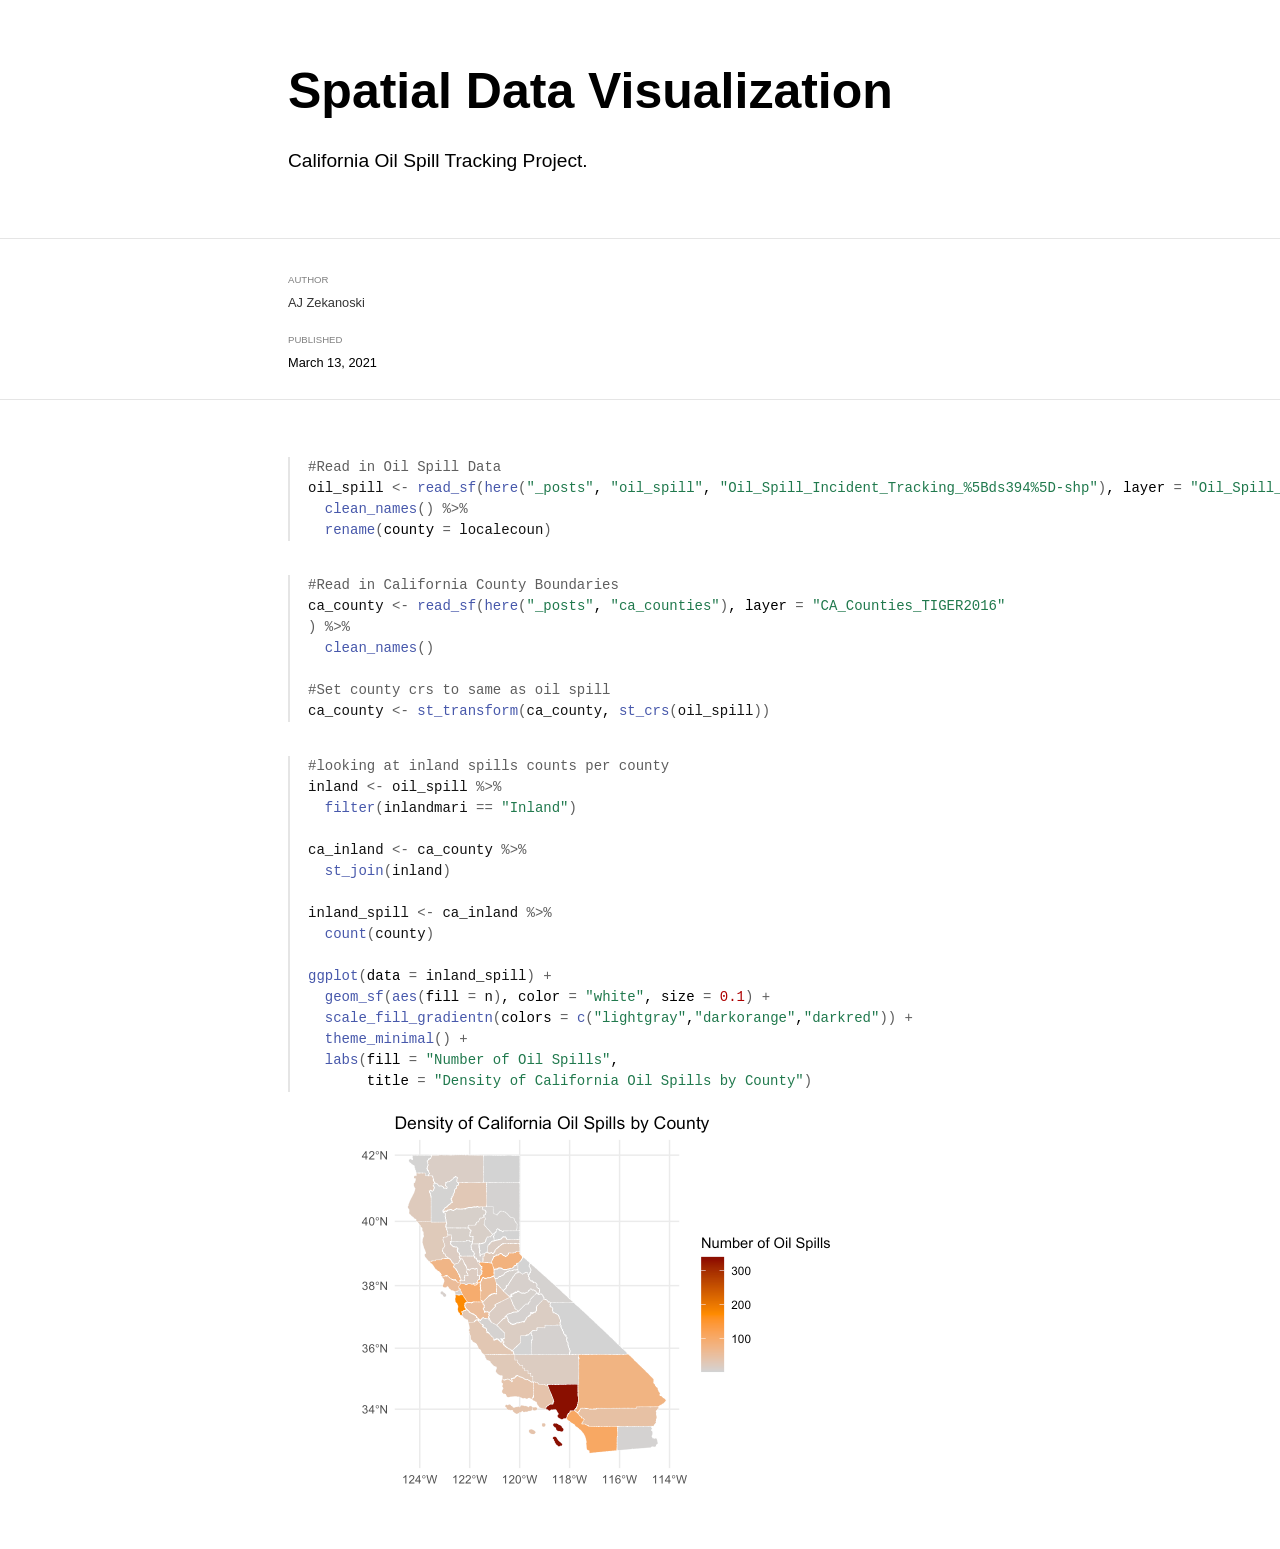
<file: _posts/spatial_data.html>
<!DOCTYPE html>

<html xmlns="http://www.w3.org/1999/xhtml" lang="" xml:lang="">

<head>
  <meta charset="utf-8"/>
  <meta name="viewport" content="width=device-width, initial-scale=1"/>
  <meta http-equiv="X-UA-Compatible" content="IE=Edge,chrome=1"/>
  <meta name="generator" content="distill" />

  <style type="text/css">
  /* Hide doc at startup (prevent jankiness while JS renders/transforms) */
  body {
    visibility: hidden;
  }
  </style>

 <!--radix_placeholder_import_source-->
 <!--/radix_placeholder_import_source-->

<style type="text/css">code{white-space: pre;}</style>
<style type="text/css" data-origin="pandoc">
pre > code.sourceCode { white-space: pre; position: relative; }
pre > code.sourceCode > span { display: inline-block; line-height: 1.25; }
pre > code.sourceCode > span:empty { height: 1.2em; }
code.sourceCode > span { color: inherit; text-decoration: inherit; }
div.sourceCode { margin: 1em 0; }
pre.sourceCode { margin: 0; }
@media screen {
div.sourceCode { overflow: auto; }
}
@media print {
pre > code.sourceCode { white-space: pre-wrap; }
pre > code.sourceCode > span { text-indent: -5em; padding-left: 5em; }
}
pre.numberSource code
  { counter-reset: source-line 0; }
pre.numberSource code > span
  { position: relative; left: -4em; counter-increment: source-line; }
pre.numberSource code > span > a:first-child::before
  { content: counter(source-line);
    position: relative; left: -1em; text-align: right; vertical-align: baseline;
    border: none; display: inline-block;
    -webkit-touch-callout: none; -webkit-user-select: none;
    -khtml-user-select: none; -moz-user-select: none;
    -ms-user-select: none; user-select: none;
    padding: 0 4px; width: 4em;
    color: #aaaaaa;
  }
pre.numberSource { margin-left: 3em; border-left: 1px solid #aaaaaa;  padding-left: 4px; }
div.sourceCode
  {   }
@media screen {
pre > code.sourceCode > span > a:first-child::before { text-decoration: underline; }
}
code span.al { color: #ad0000; } /* Alert */
code span.an { color: #5e5e5e; } /* Annotation */
code span.at { color: #20794d; } /* Attribute */
code span.bn { color: #ad0000; } /* BaseN */
code span.bu { } /* BuiltIn */
code span.cf { color: #007ba5; } /* ControlFlow */
code span.ch { color: #20794d; } /* Char */
code span.cn { color: #8f5902; } /* Constant */
code span.co { color: #5e5e5e; } /* Comment */
code span.cv { color: #5e5e5e; font-style: italic; } /* CommentVar */
code span.do { color: #5e5e5e; font-style: italic; } /* Documentation */
code span.dt { color: #ad0000; } /* DataType */
code span.dv { color: #ad0000; } /* DecVal */
code span.er { color: #ad0000; } /* Error */
code span.ex { } /* Extension */
code span.fl { color: #ad0000; } /* Float */
code span.fu { color: #4758ab; } /* Function */
code span.im { } /* Import */
code span.in { color: #5e5e5e; } /* Information */
code span.kw { color: #007ba5; } /* Keyword */
code span.op { color: #5e5e5e; } /* Operator */
code span.ot { color: #007ba5; } /* Other */
code span.pp { color: #ad0000; } /* Preprocessor */
code span.sc { color: #20794d; } /* SpecialChar */
code span.ss { color: #20794d; } /* SpecialString */
code span.st { color: #20794d; } /* String */
code span.va { color: #111111; } /* Variable */
code span.vs { color: #20794d; } /* VerbatimString */
code span.wa { color: #5e5e5e; font-style: italic; } /* Warning */
</style>

  <!--radix_placeholder_meta_tags-->
  <title>Spatial Data Visualization</title>

  <meta property="description" itemprop="description" content="California Oil Spill Tracking Project."/>


  <!--  https://schema.org/Article -->
  <meta property="article:published" itemprop="datePublished" content="2021-03-13"/>
  <meta property="article:created" itemprop="dateCreated" content="2021-03-13"/>
  <meta name="article:author" content="AJ Zekanoski"/>

  <!--  https://developers.facebook.com/docs/sharing/webmasters#markup -->
  <meta property="og:title" content="Spatial Data Visualization"/>
  <meta property="og:type" content="article"/>
  <meta property="og:description" content="California Oil Spill Tracking Project."/>
  <meta property="og:locale" content="en_US"/>

  <!--  https://dev.twitter.com/cards/types/summary -->
  <meta property="twitter:card" content="summary"/>
  <meta property="twitter:title" content="Spatial Data Visualization"/>
  <meta property="twitter:description" content="California Oil Spill Tracking Project."/>

  <!--/radix_placeholder_meta_tags-->
  <!--radix_placeholder_rmarkdown_metadata-->

  <script type="text/json" id="radix-rmarkdown-metadata">
  {"type":"list","attributes":{"names":{"type":"character","attributes":{},"value":["title","description","theme","author","date","output"]}},"value":[{"type":"character","attributes":{},"value":["Spatial Data Visualization"]},{"type":"character","attributes":{},"value":["California Oil Spill Tracking Project.\n"]},{"type":"character","attributes":{},"value":["aj_theme.css"]},{"type":"list","attributes":{},"value":[{"type":"list","attributes":{"names":{"type":"character","attributes":{},"value":["name"]}},"value":[{"type":"character","attributes":{},"value":["AJ Zekanoski"]}]}]},{"type":"character","attributes":{},"value":["2021-03-13"]},{"type":"list","attributes":{"names":{"type":"character","attributes":{},"value":["distill::distill_article"]}},"value":[{"type":"list","attributes":{"names":{"type":"character","attributes":{},"value":["self_contained"]}},"value":[{"type":"logical","attributes":{},"value":[false]}]}]}]}
  </script>
  <!--/radix_placeholder_rmarkdown_metadata-->
  
  <script type="text/json" id="radix-resource-manifest">
  {"type":"character","attributes":{},"value":["2021-02-12-welcome/data/sierra_amphibians.xlsx","2021-02-12-welcome/data/world_env_vars.csv","2021-02-12-welcome/welcome_files/anchor-4.2.2/anchor.min.js","2021-02-12-welcome/welcome_files/bowser-1.9.3/bowser.min.js","2021-02-12-welcome/welcome_files/distill-2.2.21/template.v2.js","2021-02-12-welcome/welcome_files/figure-html5/unnamed-chunk-1-1.png","2021-02-12-welcome/welcome_files/figure-html5/unnamed-chunk-2-1.png","2021-02-12-welcome/welcome_files/header-attrs-2.6.6/header-attrs.js","2021-02-12-welcome/welcome_files/header-attrs-2.7/header-attrs.js","2021-02-12-welcome/welcome_files/jquery-1.11.3/jquery.min.js","2021-02-12-welcome/welcome_files/popper-2.6.0/popper.min.js","2021-02-12-welcome/welcome_files/tippy-6.2.7/tippy-bundle.umd.min.js","2021-02-12-welcome/welcome_files/tippy-6.2.7/tippy-light-border.css","2021-02-12-welcome/welcome_files/tippy-6.2.7/tippy.css","2021-02-12-welcome/welcome_files/tippy-6.2.7/tippy.umd.min.js","2021-02-12-welcome/welcome_files/webcomponents-2.0.0/webcomponents.js","2021-02-12-welcome/welcome.html","2021-02-12-welcome/welcome.Rmd","ca_counties/CA_Counties_TIGER2016.cpg","ca_counties/CA_Counties_TIGER2016.dbf","ca_counties/CA_Counties_TIGER2016.prj","ca_counties/CA_Counties_TIGER2016.sbn","ca_counties/CA_Counties_TIGER2016.sbx","ca_counties/CA_Counties_TIGER2016.shp","ca_counties/CA_Counties_TIGER2016.shp.xml","ca_counties/CA_Counties_TIGER2016.shx","lobster/lobster_abundance_sbc_lter.csv","lobster/lobster_files/anchor-4.2.2/anchor.min.js","lobster/lobster_files/bowser-1.9.3/bowser.min.js","lobster/lobster_files/distill-2.2.21/template.v2.js","lobster/lobster_files/figure-html5/unnamed-chunk-3-1.png","lobster/lobster_files/figure-html5/unnamed-chunk-5-1.png","lobster/lobster_files/header-attrs-2.7/header-attrs.js","lobster/lobster_files/jquery-1.11.3/jquery.min.js","lobster/lobster_files/kePrint-0.0.1/kePrint.js","lobster/lobster_files/lightable-0.0.1/lightable.css","lobster/lobster_files/popper-2.6.0/popper.min.js","lobster/lobster_files/tippy-6.2.7/tippy-bundle.umd.min.js","lobster/lobster_files/tippy-6.2.7/tippy-light-border.css","lobster/lobster_files/tippy-6.2.7/tippy.css","lobster/lobster_files/tippy-6.2.7/tippy.umd.min.js","lobster/lobster_files/webcomponents-2.0.0/webcomponents.js","lobster/lobster.html","lobster/lobster.Rmd","oil_spill/Oil_Spill_Incident_Tracking_%5Bds394%5D-shp/Oil_Spill_Incident_Tracking_%5Bds394%5D.cpg","oil_spill/Oil_Spill_Incident_Tracking_%5Bds394%5D-shp/Oil_Spill_Incident_Tracking_%5Bds394%5D.dbf","oil_spill/Oil_Spill_Incident_Tracking_%5Bds394%5D-shp/Oil_Spill_Incident_Tracking_%5Bds394%5D.prj","oil_spill/Oil_Spill_Incident_Tracking_%5Bds394%5D-shp/Oil_Spill_Incident_Tracking_%5Bds394%5D.shp","oil_spill/Oil_Spill_Incident_Tracking_%5Bds394%5D-shp/Oil_Spill_Incident_Tracking_%5Bds394%5D.shx","oil_spill/Oil_Spill_Incident_Tracking_%5Bds394%5D-shp/Oil_Spill_Incident_Tracking_%5Bds394%5D.xml","oil_spill/spatial_data_files/anchor-4.2.2/anchor.min.js","oil_spill/spatial_data_files/bowser-1.9.3/bowser.min.js","oil_spill/spatial_data_files/distill-2.2.21/template.v2.js","oil_spill/spatial_data_files/figure-html5/unnamed-chunk-3-1.png","oil_spill/spatial_data_files/figure-html5/unnamed-chunk-4-1.png","oil_spill/spatial_data_files/header-attrs-2.7/header-attrs.js","oil_spill/spatial_data_files/jquery-1.11.3/jquery.min.js","oil_spill/spatial_data_files/popper-2.6.0/popper.min.js","oil_spill/spatial_data_files/tippy-6.2.7/tippy-bundle.umd.min.js","oil_spill/spatial_data_files/tippy-6.2.7/tippy-light-border.css","oil_spill/spatial_data_files/tippy-6.2.7/tippy.css","oil_spill/spatial_data_files/tippy-6.2.7/tippy.umd.min.js","oil_spill/spatial_data_files/webcomponents-2.0.0/webcomponents.js","oil_spill/spatial_data.html","oil_spill/spatial_data.Rmd","spatial_data_files/figure-html5/unnamed-chunk-3-1.png","text_analysis/cowboys.pdf","text_analysis/text_analysis_cache/html5/__packages","text_analysis/text_analysis_cache/html5/unnamed-chunk-1_5b77e4d681ce21957baddff82766fc34.RData","text_analysis/text_analysis_cache/html5/unnamed-chunk-1_5b77e4d681ce21957baddff82766fc34.rdb","text_analysis/text_analysis_cache/html5/unnamed-chunk-1_5b77e4d681ce21957baddff82766fc34.rdx","text_analysis/text_analysis_files/anchor-4.2.2/anchor.min.js","text_analysis/text_analysis_files/bowser-1.9.3/bowser.min.js","text_analysis/text_analysis_files/distill-2.2.21/template.v2.js","text_analysis/text_analysis_files/figure-html5/unnamed-chunk-11-1.png","text_analysis/text_analysis_files/figure-html5/unnamed-chunk-13-1.png","text_analysis/text_analysis_files/header-attrs-2.7/header-attrs.js","text_analysis/text_analysis_files/jquery-1.11.3/jquery.min.js","text_analysis/text_analysis_files/popper-2.6.0/popper.min.js","text_analysis/text_analysis_files/tippy-6.2.7/tippy-bundle.umd.min.js","text_analysis/text_analysis_files/tippy-6.2.7/tippy-light-border.css","text_analysis/text_analysis_files/tippy-6.2.7/tippy.css","text_analysis/text_analysis_files/tippy-6.2.7/tippy.umd.min.js","text_analysis/text_analysis_files/webcomponents-2.0.0/webcomponents.js","text_analysis/text_analysis.html","text_analysis/text_analysis.Rmd"]}
  </script>
  <!--radix_placeholder_navigation_in_header-->
  <!--/radix_placeholder_navigation_in_header-->
  <!--radix_placeholder_distill-->

  <style type="text/css">

  body {
    background-color: white;
  }

  .pandoc-table {
    width: 100%;
  }

  .pandoc-table>caption {
    margin-bottom: 10px;
  }

  .pandoc-table th:not([align]) {
    text-align: left;
  }

  .pagedtable-footer {
    font-size: 15px;
  }

  d-byline .byline {
    grid-template-columns: 2fr 2fr;
  }

  d-byline .byline h3 {
    margin-block-start: 1.5em;
  }

  d-byline .byline .authors-affiliations h3 {
    margin-block-start: 0.5em;
  }

  .authors-affiliations .orcid-id {
    width: 16px;
    height:16px;
    margin-left: 4px;
    margin-right: 4px;
    vertical-align: middle;
    padding-bottom: 2px;
  }

  d-title .dt-tags {
    margin-top: 1em;
    grid-column: text;
  }

  .dt-tags .dt-tag {
    text-decoration: none;
    display: inline-block;
    color: rgba(0,0,0,0.6);
    padding: 0em 0.4em;
    margin-right: 0.5em;
    margin-bottom: 0.4em;
    font-size: 70%;
    border: 1px solid rgba(0,0,0,0.2);
    border-radius: 3px;
    text-transform: uppercase;
    font-weight: 500;
  }

  d-article table.gt_table td,
  d-article table.gt_table th {
    border-bottom: none;
  }

  .html-widget {
    margin-bottom: 2.0em;
  }

  .l-screen-inset {
    padding-right: 16px;
  }

  .l-screen .caption {
    margin-left: 10px;
  }

  .shaded {
    background: rgb(247, 247, 247);
    padding-top: 20px;
    padding-bottom: 20px;
    border-top: 1px solid rgba(0, 0, 0, 0.1);
    border-bottom: 1px solid rgba(0, 0, 0, 0.1);
  }

  .shaded .html-widget {
    margin-bottom: 0;
    border: 1px solid rgba(0, 0, 0, 0.1);
  }

  .shaded .shaded-content {
    background: white;
  }

  .text-output {
    margin-top: 0;
    line-height: 1.5em;
  }

  .hidden {
    display: none !important;
  }

  d-article {
    padding-top: 2.5rem;
    padding-bottom: 30px;
  }

  d-appendix {
    padding-top: 30px;
  }

  d-article>p>img {
    width: 100%;
  }

  d-article h2 {
    margin: 1rem 0 1.5rem 0;
  }

  d-article h3 {
    margin-top: 1.5rem;
  }

  d-article iframe {
    border: 1px solid rgba(0, 0, 0, 0.1);
    margin-bottom: 2.0em;
    width: 100%;
  }

  /* Tweak code blocks */

  d-article div.sourceCode code,
  d-article pre code {
    font-family: Consolas, Monaco, 'Andale Mono', 'Ubuntu Mono', monospace;
  }

  d-article pre,
  d-article div.sourceCode,
  d-article div.sourceCode pre {
    overflow: auto;
  }

  d-article div.sourceCode {
    background-color: white;
  }

  d-article div.sourceCode pre {
    padding-left: 10px;
    font-size: 12px;
    border-left: 2px solid rgba(0,0,0,0.1);
  }

  d-article pre {
    font-size: 12px;
    color: black;
    background: none;
    margin-top: 0;
    text-align: left;
    white-space: pre;
    word-spacing: normal;
    word-break: normal;
    word-wrap: normal;
    line-height: 1.5;

    -moz-tab-size: 4;
    -o-tab-size: 4;
    tab-size: 4;

    -webkit-hyphens: none;
    -moz-hyphens: none;
    -ms-hyphens: none;
    hyphens: none;
  }

  d-article pre a {
    border-bottom: none;
  }

  d-article pre a:hover {
    border-bottom: none;
    text-decoration: underline;
  }

  d-article details {
    grid-column: text;
    margin-bottom: 0.8em;
  }

  @media(min-width: 768px) {

  d-article pre,
  d-article div.sourceCode,
  d-article div.sourceCode pre {
    overflow: visible !important;
  }

  d-article div.sourceCode pre {
    padding-left: 18px;
    font-size: 14px;
  }

  d-article pre {
    font-size: 14px;
  }

  }

  figure img.external {
    background: white;
    border: 1px solid rgba(0, 0, 0, 0.1);
    box-shadow: 0 1px 8px rgba(0, 0, 0, 0.1);
    padding: 18px;
    box-sizing: border-box;
  }

  /* CSS for d-contents */

  .d-contents {
    grid-column: text;
    color: rgba(0,0,0,0.8);
    font-size: 0.9em;
    padding-bottom: 1em;
    margin-bottom: 1em;
    padding-bottom: 0.5em;
    margin-bottom: 1em;
    padding-left: 0.25em;
    justify-self: start;
  }

  @media(min-width: 1000px) {
    .d-contents.d-contents-float {
      height: 0;
      grid-column-start: 1;
      grid-column-end: 4;
      justify-self: center;
      padding-right: 3em;
      padding-left: 2em;
    }
  }

  .d-contents nav h3 {
    font-size: 18px;
    margin-top: 0;
    margin-bottom: 1em;
  }

  .d-contents li {
    list-style-type: none
  }

  .d-contents nav > ul {
    padding-left: 0;
  }

  .d-contents ul {
    padding-left: 1em
  }

  .d-contents nav ul li {
    margin-top: 0.6em;
    margin-bottom: 0.2em;
  }

  .d-contents nav a {
    font-size: 13px;
    border-bottom: none;
    text-decoration: none
    color: rgba(0, 0, 0, 0.8);
  }

  .d-contents nav a:hover {
    text-decoration: underline solid rgba(0, 0, 0, 0.6)
  }

  .d-contents nav > ul > li > a {
    font-weight: 600;
  }

  .d-contents nav > ul > li > ul {
    font-weight: inherit;
  }

  .d-contents nav > ul > li > ul > li {
    margin-top: 0.2em;
  }


  .d-contents nav ul {
    margin-top: 0;
    margin-bottom: 0.25em;
  }

  .d-article-with-toc h2:nth-child(2) {
    margin-top: 0;
  }


  /* Figure */

  .figure {
    position: relative;
    margin-bottom: 2.5em;
    margin-top: 1.5em;
  }

  .figure img {
    width: 100%;
  }

  .figure .caption {
    color: rgba(0, 0, 0, 0.6);
    font-size: 12px;
    line-height: 1.5em;
  }

  .figure img.external {
    background: white;
    border: 1px solid rgba(0, 0, 0, 0.1);
    box-shadow: 0 1px 8px rgba(0, 0, 0, 0.1);
    padding: 18px;
    box-sizing: border-box;
  }

  .figure .caption a {
    color: rgba(0, 0, 0, 0.6);
  }

  .figure .caption b,
  .figure .caption strong, {
    font-weight: 600;
    color: rgba(0, 0, 0, 1.0);
  }

  /* Citations */

  d-article .citation {
    color: inherit;
    cursor: inherit;
  }

  div.hanging-indent{
    margin-left: 1em; text-indent: -1em;
  }

  /* Citation hover box */

  .tippy-box[data-theme~=light-border] {
    background-color: rgba(250, 250, 250, 0.95);
  }

  .tippy-content > p {
    margin-bottom: 0;
    padding: 2px;
  }


  /* Tweak 1000px media break to show more text */

  @media(min-width: 1000px) {
    .base-grid,
    distill-header,
    d-title,
    d-abstract,
    d-article,
    d-appendix,
    distill-appendix,
    d-byline,
    d-footnote-list,
    d-citation-list,
    distill-footer {
      grid-template-columns: [screen-start] 1fr [page-start kicker-start] 80px [middle-start] 50px [text-start kicker-end] 65px 65px 65px 65px 65px 65px 65px 65px [text-end gutter-start] 65px [middle-end] 65px [page-end gutter-end] 1fr [screen-end];
      grid-column-gap: 16px;
    }

    .grid {
      grid-column-gap: 16px;
    }

    d-article {
      font-size: 1.06rem;
      line-height: 1.7em;
    }
    figure .caption, .figure .caption, figure figcaption {
      font-size: 13px;
    }
  }

  @media(min-width: 1180px) {
    .base-grid,
    distill-header,
    d-title,
    d-abstract,
    d-article,
    d-appendix,
    distill-appendix,
    d-byline,
    d-footnote-list,
    d-citation-list,
    distill-footer {
      grid-template-columns: [screen-start] 1fr [page-start kicker-start] 60px [middle-start] 60px [text-start kicker-end] 60px 60px 60px 60px 60px 60px 60px 60px [text-end gutter-start] 60px [middle-end] 60px [page-end gutter-end] 1fr [screen-end];
      grid-column-gap: 32px;
    }

    .grid {
      grid-column-gap: 32px;
    }
  }


  /* Get the citation styles for the appendix (not auto-injected on render since
     we do our own rendering of the citation appendix) */

  d-appendix .citation-appendix,
  .d-appendix .citation-appendix {
    font-size: 11px;
    line-height: 15px;
    border-left: 1px solid rgba(0, 0, 0, 0.1);
    padding-left: 18px;
    border: 1px solid rgba(0,0,0,0.1);
    background: rgba(0, 0, 0, 0.02);
    padding: 10px 18px;
    border-radius: 3px;
    color: rgba(150, 150, 150, 1);
    overflow: hidden;
    margin-top: -12px;
    white-space: pre-wrap;
    word-wrap: break-word;
  }

  /* Include appendix styles here so they can be overridden */

  d-appendix {
    contain: layout style;
    font-size: 0.8em;
    line-height: 1.7em;
    margin-top: 60px;
    margin-bottom: 0;
    border-top: 1px solid rgba(0, 0, 0, 0.1);
    color: rgba(0,0,0,0.5);
    padding-top: 60px;
    padding-bottom: 48px;
  }

  d-appendix h3 {
    grid-column: page-start / text-start;
    font-size: 15px;
    font-weight: 500;
    margin-top: 1em;
    margin-bottom: 0;
    color: rgba(0,0,0,0.65);
  }

  d-appendix h3 + * {
    margin-top: 1em;
  }

  d-appendix ol {
    padding: 0 0 0 15px;
  }

  @media (min-width: 768px) {
    d-appendix ol {
      padding: 0 0 0 30px;
      margin-left: -30px;
    }
  }

  d-appendix li {
    margin-bottom: 1em;
  }

  d-appendix a {
    color: rgba(0, 0, 0, 0.6);
  }

  d-appendix > * {
    grid-column: text;
  }

  d-appendix > d-footnote-list,
  d-appendix > d-citation-list,
  d-appendix > distill-appendix {
    grid-column: screen;
  }

  /* Include footnote styles here so they can be overridden */

  d-footnote-list {
    contain: layout style;
  }

  d-footnote-list > * {
    grid-column: text;
  }

  d-footnote-list a.footnote-backlink {
    color: rgba(0,0,0,0.3);
    padding-left: 0.5em;
  }



  /* Anchor.js */

  .anchorjs-link {
    /*transition: all .25s linear; */
    text-decoration: none;
    border-bottom: none;
  }
  *:hover > .anchorjs-link {
    margin-left: -1.125em !important;
    text-decoration: none;
    border-bottom: none;
  }

  /* Social footer */

  .social_footer {
    margin-top: 30px;
    margin-bottom: 0;
    color: rgba(0,0,0,0.67);
  }

  .disqus-comments {
    margin-right: 30px;
  }

  .disqus-comment-count {
    border-bottom: 1px solid rgba(0, 0, 0, 0.4);
    cursor: pointer;
  }

  #disqus_thread {
    margin-top: 30px;
  }

  .article-sharing a {
    border-bottom: none;
    margin-right: 8px;
  }

  .article-sharing a:hover {
    border-bottom: none;
  }

  .sidebar-section.subscribe {
    font-size: 12px;
    line-height: 1.6em;
  }

  .subscribe p {
    margin-bottom: 0.5em;
  }


  .article-footer .subscribe {
    font-size: 15px;
    margin-top: 45px;
  }


  .sidebar-section.custom {
    font-size: 12px;
    line-height: 1.6em;
  }

  .custom p {
    margin-bottom: 0.5em;
  }

  /* Styles for listing layout (hide title) */
  .layout-listing d-title, .layout-listing .d-title {
    display: none;
  }

  /* Styles for posts lists (not auto-injected) */


  .posts-with-sidebar {
    padding-left: 45px;
    padding-right: 45px;
  }

  .posts-list .description h2,
  .posts-list .description p {
    font-family: -apple-system, BlinkMacSystemFont, "Segoe UI", Roboto, Oxygen, Ubuntu, Cantarell, "Fira Sans", "Droid Sans", "Helvetica Neue", Arial, sans-serif;
  }

  .posts-list .description h2 {
    font-weight: 700;
    border-bottom: none;
    padding-bottom: 0;
  }

  .posts-list h2.post-tag {
    border-bottom: 1px solid rgba(0, 0, 0, 0.2);
    padding-bottom: 12px;
  }
  .posts-list {
    margin-top: 60px;
    margin-bottom: 24px;
  }

  .posts-list .post-preview {
    text-decoration: none;
    overflow: hidden;
    display: block;
    border-bottom: 1px solid rgba(0, 0, 0, 0.1);
    padding: 24px 0;
  }

  .post-preview-last {
    border-bottom: none !important;
  }

  .posts-list .posts-list-caption {
    grid-column: screen;
    font-weight: 400;
  }

  .posts-list .post-preview h2 {
    margin: 0 0 6px 0;
    line-height: 1.2em;
    font-style: normal;
    font-size: 24px;
  }

  .posts-list .post-preview p {
    margin: 0 0 12px 0;
    line-height: 1.4em;
    font-size: 16px;
  }

  .posts-list .post-preview .thumbnail {
    box-sizing: border-box;
    margin-bottom: 24px;
    position: relative;
    max-width: 500px;
  }
  .posts-list .post-preview img {
    width: 100%;
    display: block;
  }

  .posts-list .metadata {
    font-size: 12px;
    line-height: 1.4em;
    margin-bottom: 18px;
  }

  .posts-list .metadata > * {
    display: inline-block;
  }

  .posts-list .metadata .publishedDate {
    margin-right: 2em;
  }

  .posts-list .metadata .dt-authors {
    display: block;
    margin-top: 0.3em;
    margin-right: 2em;
  }

  .posts-list .dt-tags {
    display: block;
    line-height: 1em;
  }

  .posts-list .dt-tags .dt-tag {
    display: inline-block;
    color: rgba(0,0,0,0.6);
    padding: 0.3em 0.4em;
    margin-right: 0.2em;
    margin-bottom: 0.4em;
    font-size: 60%;
    border: 1px solid rgba(0,0,0,0.2);
    border-radius: 3px;
    text-transform: uppercase;
    font-weight: 500;
  }

  .posts-list img {
    opacity: 1;
  }

  .posts-list img[data-src] {
    opacity: 0;
  }

  .posts-more {
    clear: both;
  }


  .posts-sidebar {
    font-size: 16px;
  }

  .posts-sidebar h3 {
    font-size: 16px;
    margin-top: 0;
    margin-bottom: 0.5em;
    font-weight: 400;
    text-transform: uppercase;
  }

  .sidebar-section {
    margin-bottom: 30px;
  }

  .categories ul {
    list-style-type: none;
    margin: 0;
    padding: 0;
  }

  .categories li {
    color: rgba(0, 0, 0, 0.8);
    margin-bottom: 0;
  }

  .categories li>a {
    border-bottom: none;
  }

  .categories li>a:hover {
    border-bottom: 1px solid rgba(0, 0, 0, 0.4);
  }

  .categories .active {
    font-weight: 600;
  }

  .categories .category-count {
    color: rgba(0, 0, 0, 0.4);
  }


  @media(min-width: 768px) {
    .posts-list .post-preview h2 {
      font-size: 26px;
    }
    .posts-list .post-preview .thumbnail {
      float: right;
      width: 30%;
      margin-bottom: 0;
    }
    .posts-list .post-preview .description {
      float: left;
      width: 45%;
    }
    .posts-list .post-preview .metadata {
      float: left;
      width: 20%;
      margin-top: 8px;
    }
    .posts-list .post-preview p {
      margin: 0 0 12px 0;
      line-height: 1.5em;
      font-size: 16px;
    }
    .posts-with-sidebar .posts-list {
      float: left;
      width: 75%;
    }
    .posts-with-sidebar .posts-sidebar {
      float: right;
      width: 20%;
      margin-top: 60px;
      padding-top: 24px;
      padding-bottom: 24px;
    }
  }


  /* Improve display for browsers without grid (IE/Edge <= 15) */

  .downlevel {
    line-height: 1.6em;
    font-family: -apple-system, BlinkMacSystemFont, "Segoe UI", Roboto, Oxygen, Ubuntu, Cantarell, "Fira Sans", "Droid Sans", "Helvetica Neue", Arial, sans-serif;
    margin: 0;
  }

  .downlevel .d-title {
    padding-top: 6rem;
    padding-bottom: 1.5rem;
  }

  .downlevel .d-title h1 {
    font-size: 50px;
    font-weight: 700;
    line-height: 1.1em;
    margin: 0 0 0.5rem;
  }

  .downlevel .d-title p {
    font-weight: 300;
    font-size: 1.2rem;
    line-height: 1.55em;
    margin-top: 0;
  }

  .downlevel .d-byline {
    padding-top: 0.8em;
    padding-bottom: 0.8em;
    font-size: 0.8rem;
    line-height: 1.8em;
  }

  .downlevel .section-separator {
    border: none;
    border-top: 1px solid rgba(0, 0, 0, 0.1);
  }

  .downlevel .d-article {
    font-size: 1.06rem;
    line-height: 1.7em;
    padding-top: 1rem;
    padding-bottom: 2rem;
  }


  .downlevel .d-appendix {
    padding-left: 0;
    padding-right: 0;
    max-width: none;
    font-size: 0.8em;
    line-height: 1.7em;
    margin-bottom: 0;
    color: rgba(0,0,0,0.5);
    padding-top: 40px;
    padding-bottom: 48px;
  }

  .downlevel .footnotes ol {
    padding-left: 13px;
  }

  .downlevel .base-grid,
  .downlevel .distill-header,
  .downlevel .d-title,
  .downlevel .d-abstract,
  .downlevel .d-article,
  .downlevel .d-appendix,
  .downlevel .distill-appendix,
  .downlevel .d-byline,
  .downlevel .d-footnote-list,
  .downlevel .d-citation-list,
  .downlevel .distill-footer,
  .downlevel .appendix-bottom,
  .downlevel .posts-container {
    padding-left: 40px;
    padding-right: 40px;
  }

  @media(min-width: 768px) {
    .downlevel .base-grid,
    .downlevel .distill-header,
    .downlevel .d-title,
    .downlevel .d-abstract,
    .downlevel .d-article,
    .downlevel .d-appendix,
    .downlevel .distill-appendix,
    .downlevel .d-byline,
    .downlevel .d-footnote-list,
    .downlevel .d-citation-list,
    .downlevel .distill-footer,
    .downlevel .appendix-bottom,
    .downlevel .posts-container {
    padding-left: 150px;
    padding-right: 150px;
    max-width: 900px;
  }
  }

  .downlevel pre code {
    display: block;
    border-left: 2px solid rgba(0, 0, 0, .1);
    padding: 0 0 0 20px;
    font-size: 14px;
  }

  .downlevel code, .downlevel pre {
    color: black;
    background: none;
    font-family: Consolas, Monaco, 'Andale Mono', 'Ubuntu Mono', monospace;
    text-align: left;
    white-space: pre;
    word-spacing: normal;
    word-break: normal;
    word-wrap: normal;
    line-height: 1.5;

    -moz-tab-size: 4;
    -o-tab-size: 4;
    tab-size: 4;

    -webkit-hyphens: none;
    -moz-hyphens: none;
    -ms-hyphens: none;
    hyphens: none;
  }

  .downlevel .posts-list .post-preview {
    color: inherit;
  }



  </style>

  <script type="application/javascript">

  function is_downlevel_browser() {
    if (bowser.isUnsupportedBrowser({ msie: "12", msedge: "16"},
                                   window.navigator.userAgent)) {
      return true;
    } else {
      return window.load_distill_framework === undefined;
    }
  }

  // show body when load is complete
  function on_load_complete() {

    // add anchors
    if (window.anchors) {
      window.anchors.options.placement = 'left';
      window.anchors.add('d-article > h2, d-article > h3, d-article > h4, d-article > h5');
    }


    // set body to visible
    document.body.style.visibility = 'visible';

    // force redraw for leaflet widgets
    if (window.HTMLWidgets) {
      var maps = window.HTMLWidgets.findAll(".leaflet");
      $.each(maps, function(i, el) {
        var map = this.getMap();
        map.invalidateSize();
        map.eachLayer(function(layer) {
          if (layer instanceof L.TileLayer)
            layer.redraw();
        });
      });
    }

    // trigger 'shown' so htmlwidgets resize
    $('d-article').trigger('shown');
  }

  function init_distill() {

    init_common();

    // create front matter
    var front_matter = $('<d-front-matter></d-front-matter>');
    $('#distill-front-matter').wrap(front_matter);

    // create d-title
    $('.d-title').changeElementType('d-title');

    // create d-byline
    var byline = $('<d-byline></d-byline>');
    $('.d-byline').replaceWith(byline);

    // create d-article
    var article = $('<d-article></d-article>');
    $('.d-article').wrap(article).children().unwrap();

    // move posts container into article
    $('.posts-container').appendTo($('d-article'));

    // create d-appendix
    $('.d-appendix').changeElementType('d-appendix');

    // flag indicating that we have appendix items
    var appendix = $('.appendix-bottom').children('h3').length > 0;

    // replace footnotes with <d-footnote>
    $('.footnote-ref').each(function(i, val) {
      appendix = true;
      var href = $(this).attr('href');
      var id = href.replace('#', '');
      var fn = $('#' + id);
      var fn_p = $('#' + id + '>p');
      fn_p.find('.footnote-back').remove();
      var text = fn_p.html();
      var dtfn = $('<d-footnote></d-footnote>');
      dtfn.html(text);
      $(this).replaceWith(dtfn);
    });
    // remove footnotes
    $('.footnotes').remove();

    // move refs into #references-listing
    $('#references-listing').replaceWith($('#refs'));

    $('h1.appendix, h2.appendix').each(function(i, val) {
      $(this).changeElementType('h3');
    });
    $('h3.appendix').each(function(i, val) {
      var id = $(this).attr('id');
      $('.d-contents a[href="#' + id + '"]').parent().remove();
      appendix = true;
      $(this).nextUntil($('h1, h2, h3')).addBack().appendTo($('d-appendix'));
    });

    // show d-appendix if we have appendix content
    $("d-appendix").css('display', appendix ? 'grid' : 'none');

    // localize layout chunks to just output
    $('.layout-chunk').each(function(i, val) {

      // capture layout
      var layout = $(this).attr('data-layout');

      // apply layout to markdown level block elements
      var elements = $(this).children().not('details, div.sourceCode, pre, script');
      elements.each(function(i, el) {
        var layout_div = $('<div class="' + layout + '"></div>');
        if (layout_div.hasClass('shaded')) {
          var shaded_content = $('<div class="shaded-content"></div>');
          $(this).wrap(shaded_content);
          $(this).parent().wrap(layout_div);
        } else {
          $(this).wrap(layout_div);
        }
      });


      // unwrap the layout-chunk div
      $(this).children().unwrap();
    });

    // remove code block used to force  highlighting css
    $('.distill-force-highlighting-css').parent().remove();

    // remove empty line numbers inserted by pandoc when using a
    // custom syntax highlighting theme
    $('code.sourceCode a:empty').remove();

    // load distill framework
    load_distill_framework();

    // wait for window.distillRunlevel == 4 to do post processing
    function distill_post_process() {

      if (!window.distillRunlevel || window.distillRunlevel < 4)
        return;

      // hide author/affiliations entirely if we have no authors
      var front_matter = JSON.parse($("#distill-front-matter").html());
      var have_authors = front_matter.authors && front_matter.authors.length > 0;
      if (!have_authors)
        $('d-byline').addClass('hidden');

      // article with toc class
      $('.d-contents').parent().addClass('d-article-with-toc');

      // strip links that point to #
      $('.authors-affiliations').find('a[href="#"]').removeAttr('href');

      // add orcid ids
      $('.authors-affiliations').find('.author').each(function(i, el) {
        var orcid_id = front_matter.authors[i].orcidID;
        if (orcid_id) {
          var a = $('<a></a>');
          a.attr('href', 'https://orcid.org/' + orcid_id);
          var img = $('<img></img>');
          img.addClass('orcid-id');
          img.attr('alt', 'ORCID ID');
          img.attr('src','[data-uri]');
          a.append(img);
          $(this).append(a);
        }
      });

      // hide elements of author/affiliations grid that have no value
      function hide_byline_column(caption) {
        $('d-byline').find('h3:contains("' + caption + '")').parent().css('visibility', 'hidden');
      }

      // affiliations
      var have_affiliations = false;
      for (var i = 0; i<front_matter.authors.length; ++i) {
        var author = front_matter.authors[i];
        if (author.affiliation !== "&nbsp;") {
          have_affiliations = true;
          break;
        }
      }
      if (!have_affiliations)
        $('d-byline').find('h3:contains("Affiliations")').css('visibility', 'hidden');

      // published date
      if (!front_matter.publishedDate)
        hide_byline_column("Published");

      // document object identifier
      var doi = $('d-byline').find('h3:contains("DOI")');
      var doi_p = doi.next().empty();
      if (!front_matter.doi) {
        // if we have a citation and valid citationText then link to that
        if ($('#citation').length > 0 && front_matter.citationText) {
          doi.html('Citation');
          $('<a href="#citation"></a>')
            .text(front_matter.citationText)
            .appendTo(doi_p);
        } else {
          hide_byline_column("DOI");
        }
      } else {
        $('<a></a>')
           .attr('href', "https://doi.org/" + front_matter.doi)
           .html(front_matter.doi)
           .appendTo(doi_p);
      }

       // change plural form of authors/affiliations
      if (front_matter.authors.length === 1) {
        var grid = $('.authors-affiliations');
        grid.children('h3:contains("Authors")').text('Author');
        grid.children('h3:contains("Affiliations")').text('Affiliation');
      }

      // remove d-appendix and d-footnote-list local styles
      $('d-appendix > style:first-child').remove();
      $('d-footnote-list > style:first-child').remove();

      // move appendix-bottom entries to the bottom
      $('.appendix-bottom').appendTo('d-appendix').children().unwrap();
      $('.appendix-bottom').remove();

      // hoverable references
      $('span.citation[data-cites]').each(function() {
        var refHtml = $('#ref-' + $(this).attr('data-cites')).html();
        window.tippy(this, {
          allowHTML: true,
          content: refHtml,
          maxWidth: 500,
          interactive: true,
          interactiveBorder: 10,
          theme: 'light-border',
          placement: 'bottom-start'
        });
      });

      // clear polling timer
      clearInterval(tid);

      // show body now that everything is ready
      on_load_complete();
    }

    var tid = setInterval(distill_post_process, 50);
    distill_post_process();

  }

  function init_downlevel() {

    init_common();

     // insert hr after d-title
    $('.d-title').after($('<hr class="section-separator"/>'));

    // check if we have authors
    var front_matter = JSON.parse($("#distill-front-matter").html());
    var have_authors = front_matter.authors && front_matter.authors.length > 0;

    // manage byline/border
    if (!have_authors)
      $('.d-byline').remove();
    $('.d-byline').after($('<hr class="section-separator"/>'));
    $('.d-byline a').remove();

    // remove toc
    $('.d-contents').remove();

    // move appendix elements
    $('h1.appendix, h2.appendix').each(function(i, val) {
      $(this).changeElementType('h3');
    });
    $('h3.appendix').each(function(i, val) {
      $(this).nextUntil($('h1, h2, h3')).addBack().appendTo($('.d-appendix'));
    });


    // inject headers into references and footnotes
    var refs_header = $('<h3></h3>');
    refs_header.text('References');
    $('#refs').prepend(refs_header);

    var footnotes_header = $('<h3></h3');
    footnotes_header.text('Footnotes');
    $('.footnotes').children('hr').first().replaceWith(footnotes_header);

    // move appendix-bottom entries to the bottom
    $('.appendix-bottom').appendTo('.d-appendix').children().unwrap();
    $('.appendix-bottom').remove();

    // remove appendix if it's empty
    if ($('.d-appendix').children().length === 0)
      $('.d-appendix').remove();

    // prepend separator above appendix
    $('.d-appendix').before($('<hr class="section-separator" style="clear: both"/>'));

    // trim code
    $('pre>code').each(function(i, val) {
      $(this).html($.trim($(this).html()));
    });

    // move posts-container right before article
    $('.posts-container').insertBefore($('.d-article'));

    $('body').addClass('downlevel');

    on_load_complete();
  }


  function init_common() {

    // jquery plugin to change element types
    (function($) {
      $.fn.changeElementType = function(newType) {
        var attrs = {};

        $.each(this[0].attributes, function(idx, attr) {
          attrs[attr.nodeName] = attr.nodeValue;
        });

        this.replaceWith(function() {
          return $("<" + newType + "/>", attrs).append($(this).contents());
        });
      };
    })(jQuery);

    // prevent underline for linked images
    $('a > img').parent().css({'border-bottom' : 'none'});

    // mark non-body figures created by knitr chunks as 100% width
    $('.layout-chunk').each(function(i, val) {
      var figures = $(this).find('img, .html-widget');
      if ($(this).attr('data-layout') !== "l-body") {
        figures.css('width', '100%');
      } else {
        figures.css('max-width', '100%');
        figures.filter("[width]").each(function(i, val) {
          var fig = $(this);
          fig.css('width', fig.attr('width') + 'px');
        });

      }
    });

    // auto-append index.html to post-preview links in file: protocol
    // and in rstudio ide preview
    $('.post-preview').each(function(i, val) {
      if (window.location.protocol === "file:")
        $(this).attr('href', $(this).attr('href') + "index.html");
    });

    // get rid of index.html references in header
    if (window.location.protocol !== "file:") {
      $('.distill-site-header a[href]').each(function(i,val) {
        $(this).attr('href', $(this).attr('href').replace("index.html", "./"));
      });
    }

    // add class to pandoc style tables
    $('tr.header').parent('thead').parent('table').addClass('pandoc-table');
    $('.kable-table').children('table').addClass('pandoc-table');

    // add figcaption style to table captions
    $('caption').parent('table').addClass("figcaption");

    // initialize posts list
    if (window.init_posts_list)
      window.init_posts_list();

    // implmement disqus comment link
    $('.disqus-comment-count').click(function() {
      window.headroom_prevent_pin = true;
      $('#disqus_thread').toggleClass('hidden');
      if (!$('#disqus_thread').hasClass('hidden')) {
        var offset = $(this).offset();
        $(window).resize();
        $('html, body').animate({
          scrollTop: offset.top - 35
        });
      }
    });
  }

  document.addEventListener('DOMContentLoaded', function() {
    if (is_downlevel_browser())
      init_downlevel();
    else
      window.addEventListener('WebComponentsReady', init_distill);
  });

  </script>

  <!--/radix_placeholder_distill-->
  <script src="spatial_data_files/header-attrs-2.7/header-attrs.js"></script>
  <script src="spatial_data_files/jquery-1.11.3/jquery.min.js"></script>
  <script src="spatial_data_files/popper-2.6.0/popper.min.js"></script>
  <link href="spatial_data_files/tippy-6.2.7/tippy.css" rel="stylesheet" />
  <link href="spatial_data_files/tippy-6.2.7/tippy-light-border.css" rel="stylesheet" />
  <script src="spatial_data_files/tippy-6.2.7/tippy.umd.min.js"></script>
  <script src="spatial_data_files/anchor-4.2.2/anchor.min.js"></script>
  <script src="spatial_data_files/bowser-1.9.3/bowser.min.js"></script>
  <script src="spatial_data_files/webcomponents-2.0.0/webcomponents.js"></script>
  <script src="spatial_data_files/distill-2.2.21/template.v2.js"></script>
  <!--radix_placeholder_site_in_header-->
  <!--/radix_placeholder_site_in_header-->


</head>

<body>

<!--radix_placeholder_front_matter-->

<script id="distill-front-matter" type="text/json">
{"title":"Spatial Data Visualization","description":"California Oil Spill Tracking Project.","authors":[{"author":"AJ Zekanoski","authorURL":"#","affiliation":"&nbsp;","affiliationURL":"#","orcidID":""}],"publishedDate":"2021-03-13T00:00:00.000+00:00","citationText":"Zekanoski, 2021"}
</script>

<!--/radix_placeholder_front_matter-->
<!--radix_placeholder_navigation_before_body-->
<!--/radix_placeholder_navigation_before_body-->
<!--radix_placeholder_site_before_body-->
<!--/radix_placeholder_site_before_body-->

<div class="d-title">
<h1>Spatial Data Visualization</h1>
<!--radix_placeholder_categories-->
<!--/radix_placeholder_categories-->
<p><p>California Oil Spill Tracking Project.</p></p>
</div>

<div class="d-byline">
  AJ Zekanoski  
  
<br/>2021-03-13
</div>

<div class="d-article">
<div class="layout-chunk" data-layout="l-body">
<div class="sourceCode">
<pre class="sourceCode r"><code class="sourceCode r"><span class='co'>#Read in Oil Spill Data</span>
<span class='va'>oil_spill</span> <span class='op'>&lt;-</span> <span class='fu'><a href='https://r-spatial.github.io/sf/reference/st_read.html'>read_sf</a></span><span class='op'>(</span><span class='fu'><a href='https://here.r-lib.org//reference/here.html'>here</a></span><span class='op'>(</span><span class='st'>"_posts"</span>, <span class='st'>"oil_spill"</span>, <span class='st'>"Oil_Spill_Incident_Tracking_%5Bds394%5D-shp"</span><span class='op'>)</span>, layer <span class='op'>=</span> <span class='st'>"Oil_Spill_Incident_Tracking_%5Bds394%5D"</span><span class='op'>)</span> <span class='op'>%&gt;%</span> 
  <span class='fu'><a href='https://rdrr.io/pkg/janitor/man/clean_names.html'>clean_names</a></span><span class='op'>(</span><span class='op'>)</span> <span class='op'>%&gt;%</span> 
  <span class='fu'>rename</span><span class='op'>(</span>county <span class='op'>=</span> <span class='va'>localecoun</span><span class='op'>)</span>
</code></pre>
</div>
</div>
<div class="layout-chunk" data-layout="l-body">
<div class="sourceCode">
<pre class="sourceCode r"><code class="sourceCode r"><span class='co'>#Read in California County Boundaries</span>
<span class='va'>ca_county</span> <span class='op'>&lt;-</span> <span class='fu'><a href='https://r-spatial.github.io/sf/reference/st_read.html'>read_sf</a></span><span class='op'>(</span><span class='fu'><a href='https://here.r-lib.org//reference/here.html'>here</a></span><span class='op'>(</span><span class='st'>"_posts"</span>, <span class='st'>"ca_counties"</span><span class='op'>)</span>, layer <span class='op'>=</span> <span class='st'>"CA_Counties_TIGER2016"</span>
<span class='op'>)</span> <span class='op'>%&gt;%</span> 
  <span class='fu'><a href='https://rdrr.io/pkg/janitor/man/clean_names.html'>clean_names</a></span><span class='op'>(</span><span class='op'>)</span>

<span class='co'>#Set county crs to same as oil spill</span>
<span class='va'>ca_county</span> <span class='op'>&lt;-</span> <span class='fu'><a href='https://r-spatial.github.io/sf/reference/st_transform.html'>st_transform</a></span><span class='op'>(</span><span class='va'>ca_county</span>, <span class='fu'><a href='https://r-spatial.github.io/sf/reference/st_crs.html'>st_crs</a></span><span class='op'>(</span><span class='va'>oil_spill</span><span class='op'>)</span><span class='op'>)</span>
</code></pre>
</div>
</div>
<div class="layout-chunk" data-layout="l-body">
<div class="sourceCode">
<pre class="sourceCode r"><code class="sourceCode r"><span class='co'>#looking at inland spills counts per county</span>
<span class='va'>inland</span> <span class='op'>&lt;-</span> <span class='va'>oil_spill</span> <span class='op'>%&gt;%</span> 
  <span class='fu'><a href='https://rdrr.io/r/stats/filter.html'>filter</a></span><span class='op'>(</span><span class='va'>inlandmari</span> <span class='op'>==</span> <span class='st'>"Inland"</span><span class='op'>)</span>

<span class='va'>ca_inland</span> <span class='op'>&lt;-</span> <span class='va'>ca_county</span> <span class='op'>%&gt;%</span> 
  <span class='fu'><a href='https://r-spatial.github.io/sf/reference/st_join.html'>st_join</a></span><span class='op'>(</span><span class='va'>inland</span><span class='op'>)</span>

<span class='va'>inland_spill</span> <span class='op'>&lt;-</span> <span class='va'>ca_inland</span> <span class='op'>%&gt;%</span> 
  <span class='fu'>count</span><span class='op'>(</span><span class='va'>county</span><span class='op'>)</span>
 
<span class='fu'>ggplot</span><span class='op'>(</span>data <span class='op'>=</span> <span class='va'>inland_spill</span><span class='op'>)</span> <span class='op'>+</span>
  <span class='fu'>geom_sf</span><span class='op'>(</span><span class='fu'>aes</span><span class='op'>(</span>fill <span class='op'>=</span> <span class='va'>n</span><span class='op'>)</span>, color <span class='op'>=</span> <span class='st'>"white"</span>, size <span class='op'>=</span> <span class='fl'>0.1</span><span class='op'>)</span> <span class='op'>+</span>
  <span class='fu'>scale_fill_gradientn</span><span class='op'>(</span>colors <span class='op'>=</span> <span class='fu'><a href='https://rdrr.io/r/base/c.html'>c</a></span><span class='op'>(</span><span class='st'>"lightgray"</span>,<span class='st'>"darkorange"</span>,<span class='st'>"darkred"</span><span class='op'>)</span><span class='op'>)</span> <span class='op'>+</span>
  <span class='fu'>theme_minimal</span><span class='op'>(</span><span class='op'>)</span> <span class='op'>+</span>
  <span class='fu'>labs</span><span class='op'>(</span>fill <span class='op'>=</span> <span class='st'>"Number of Oil Spills"</span>,
       title <span class='op'>=</span> <span class='st'>"Density of California Oil Spills by County"</span><span class='op'>)</span>
</code></pre>
</div>
<p><img src="spatial_data_files/figure-html5/unnamed-chunk-3-1.png" width="624" /></p>
</div>
<div class="sourceCode" id="cb1"><pre class="sourceCode r distill-force-highlighting-css"><code class="sourceCode r"></code></pre></div>
<!--radix_placeholder_article_footer-->
<!--/radix_placeholder_article_footer-->
</div>

<div class="d-appendix">
</div>


<!--radix_placeholder_site_after_body-->
<!--/radix_placeholder_site_after_body-->
<!--radix_placeholder_appendices-->
<div class="appendix-bottom"></div>
<!--/radix_placeholder_appendices-->
<!--radix_placeholder_navigation_after_body-->
<!--/radix_placeholder_navigation_after_body-->

</body>

</html>
</file>
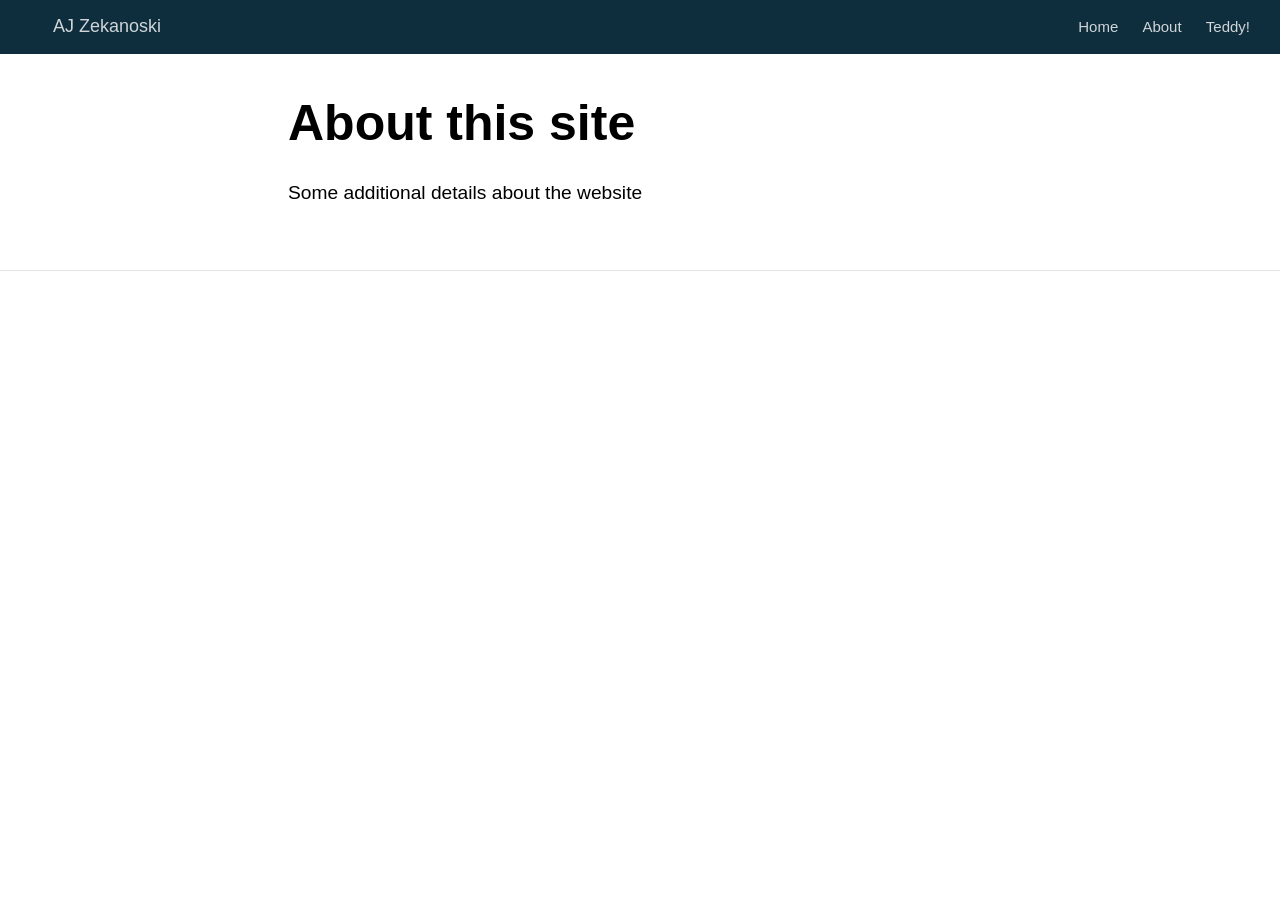
<file: docs/about.html>
<!DOCTYPE html>

<html xmlns="http://www.w3.org/1999/xhtml" lang="" xml:lang="">

<head>
  <meta charset="utf-8"/>
  <meta name="viewport" content="width=device-width, initial-scale=1"/>
  <meta http-equiv="X-UA-Compatible" content="IE=Edge,chrome=1"/>
  <meta name="generator" content="distill" />

  <style type="text/css">
  /* Hide doc at startup (prevent jankiness while JS renders/transforms) */
  body {
    visibility: hidden;
  }
  </style>

 <!--radix_placeholder_import_source-->
 <!--/radix_placeholder_import_source-->

<style type="text/css">code{white-space: pre;}</style>
<style type="text/css" data-origin="pandoc">
pre > code.sourceCode { white-space: pre; position: relative; }
pre > code.sourceCode > span { display: inline-block; line-height: 1.25; }
pre > code.sourceCode > span:empty { height: 1.2em; }
code.sourceCode > span { color: inherit; text-decoration: inherit; }
div.sourceCode { margin: 1em 0; }
pre.sourceCode { margin: 0; }
@media screen {
div.sourceCode { overflow: auto; }
}
@media print {
pre > code.sourceCode { white-space: pre-wrap; }
pre > code.sourceCode > span { text-indent: -5em; padding-left: 5em; }
}
pre.numberSource code
  { counter-reset: source-line 0; }
pre.numberSource code > span
  { position: relative; left: -4em; counter-increment: source-line; }
pre.numberSource code > span > a:first-child::before
  { content: counter(source-line);
    position: relative; left: -1em; text-align: right; vertical-align: baseline;
    border: none; display: inline-block;
    -webkit-touch-callout: none; -webkit-user-select: none;
    -khtml-user-select: none; -moz-user-select: none;
    -ms-user-select: none; user-select: none;
    padding: 0 4px; width: 4em;
    color: #aaaaaa;
  }
pre.numberSource { margin-left: 3em; border-left: 1px solid #aaaaaa;  padding-left: 4px; }
div.sourceCode
  {   }
@media screen {
pre > code.sourceCode > span > a:first-child::before { text-decoration: underline; }
}
code span.al { color: #ad0000; } /* Alert */
code span.an { color: #5e5e5e; } /* Annotation */
code span.at { color: #20794d; } /* Attribute */
code span.bn { color: #ad0000; } /* BaseN */
code span.bu { } /* BuiltIn */
code span.cf { color: #007ba5; } /* ControlFlow */
code span.ch { color: #20794d; } /* Char */
code span.cn { color: #8f5902; } /* Constant */
code span.co { color: #5e5e5e; } /* Comment */
code span.cv { color: #5e5e5e; font-style: italic; } /* CommentVar */
code span.do { color: #5e5e5e; font-style: italic; } /* Documentation */
code span.dt { color: #ad0000; } /* DataType */
code span.dv { color: #ad0000; } /* DecVal */
code span.er { color: #ad0000; } /* Error */
code span.ex { } /* Extension */
code span.fl { color: #ad0000; } /* Float */
code span.fu { color: #4758ab; } /* Function */
code span.im { } /* Import */
code span.in { color: #5e5e5e; } /* Information */
code span.kw { color: #007ba5; } /* Keyword */
code span.op { color: #5e5e5e; } /* Operator */
code span.ot { color: #007ba5; } /* Other */
code span.pp { color: #ad0000; } /* Preprocessor */
code span.sc { color: #20794d; } /* SpecialChar */
code span.ss { color: #20794d; } /* SpecialString */
code span.st { color: #20794d; } /* String */
code span.va { color: #111111; } /* Variable */
code span.vs { color: #20794d; } /* VerbatimString */
code span.wa { color: #5e5e5e; font-style: italic; } /* Warning */
</style>

  <!--radix_placeholder_meta_tags-->
  <title>AJ Zekanoski: About this site</title>

  <meta property="description" itemprop="description" content="Some additional details about the website"/>



  <!--  https://developers.facebook.com/docs/sharing/webmasters#markup -->
  <meta property="og:title" content="AJ Zekanoski: About this site"/>
  <meta property="og:type" content="article"/>
  <meta property="og:description" content="Some additional details about the website"/>
  <meta property="og:locale" content="en_US"/>
  <meta property="og:site_name" content="AJ Zekanoski"/>

  <!--  https://dev.twitter.com/cards/types/summary -->
  <meta property="twitter:card" content="summary"/>
  <meta property="twitter:title" content="AJ Zekanoski: About this site"/>
  <meta property="twitter:description" content="Some additional details about the website"/>

  <!--/radix_placeholder_meta_tags-->
  <!--radix_placeholder_rmarkdown_metadata-->

  <script type="text/json" id="radix-rmarkdown-metadata">
  {"type":"list","attributes":{"names":{"type":"character","attributes":{},"value":["title","description"]}},"value":[{"type":"character","attributes":{},"value":["About this site"]},{"type":"character","attributes":{},"value":["Some additional details about the website"]}]}
  </script>
  <!--/radix_placeholder_rmarkdown_metadata-->
  <!--radix_placeholder_navigation_in_header-->
  <meta name="distill:offset" content=""/>

  <script type="application/javascript">

    window.headroom_prevent_pin = false;

    window.document.addEventListener("DOMContentLoaded", function (event) {

      // initialize headroom for banner
      var header = $('header').get(0);
      var headerHeight = header.offsetHeight;
      var headroom = new Headroom(header, {
        tolerance: 5,
        onPin : function() {
          if (window.headroom_prevent_pin) {
            window.headroom_prevent_pin = false;
            headroom.unpin();
          }
        }
      });
      headroom.init();
      if(window.location.hash)
        headroom.unpin();
      $(header).addClass('headroom--transition');

      // offset scroll location for banner on hash change
      // (see: https://github.com/WickyNilliams/headroom.js/issues/38)
      window.addEventListener("hashchange", function(event) {
        window.scrollTo(0, window.pageYOffset - (headerHeight + 25));
      });

      // responsive menu
      $('.distill-site-header').each(function(i, val) {
        var topnav = $(this);
        var toggle = topnav.find('.nav-toggle');
        toggle.on('click', function() {
          topnav.toggleClass('responsive');
        });
      });

      // nav dropdowns
      $('.nav-dropbtn').click(function(e) {
        $(this).next('.nav-dropdown-content').toggleClass('nav-dropdown-active');
        $(this).parent().siblings('.nav-dropdown')
           .children('.nav-dropdown-content').removeClass('nav-dropdown-active');
      });
      $("body").click(function(e){
        $('.nav-dropdown-content').removeClass('nav-dropdown-active');
      });
      $(".nav-dropdown").click(function(e){
        e.stopPropagation();
      });
    });
  </script>

  <style type="text/css">

  /* Theme (user-documented overrideables for nav appearance) */

  .distill-site-nav {
    color: rgba(255, 255, 255, 0.8);
    background-color: #0F2E3D;
    font-size: 15px;
    font-weight: 300;
  }

  .distill-site-nav a {
    color: inherit;
    text-decoration: none;
  }

  .distill-site-nav a:hover {
    color: white;
  }

  @media print {
    .distill-site-nav {
      display: none;
    }
  }

  .distill-site-header {

  }

  .distill-site-footer {

  }


  /* Site Header */

  .distill-site-header {
    width: 100%;
    box-sizing: border-box;
    z-index: 3;
  }

  .distill-site-header .nav-left {
    display: inline-block;
    margin-left: 8px;
  }

  @media screen and (max-width: 768px) {
    .distill-site-header .nav-left {
      margin-left: 0;
    }
  }


  .distill-site-header .nav-right {
    float: right;
    margin-right: 8px;
  }

  .distill-site-header a,
  .distill-site-header .title {
    display: inline-block;
    text-align: center;
    padding: 14px 10px 14px 10px;
  }

  .distill-site-header .title {
    font-size: 18px;
    min-width: 150px;
  }

  .distill-site-header .logo {
    padding: 0;
  }

  .distill-site-header .logo img {
    display: none;
    max-height: 20px;
    width: auto;
    margin-bottom: -4px;
  }

  .distill-site-header .nav-image img {
    max-height: 18px;
    width: auto;
    display: inline-block;
    margin-bottom: -3px;
  }



  @media screen and (min-width: 1000px) {
    .distill-site-header .logo img {
      display: inline-block;
    }
    .distill-site-header .nav-left {
      margin-left: 20px;
    }
    .distill-site-header .nav-right {
      margin-right: 20px;
    }
    .distill-site-header .title {
      padding-left: 12px;
    }
  }


  .distill-site-header .nav-toggle {
    display: none;
  }

  .nav-dropdown {
    display: inline-block;
    position: relative;
  }

  .nav-dropdown .nav-dropbtn {
    border: none;
    outline: none;
    color: rgba(255, 255, 255, 0.8);
    padding: 16px 10px;
    background-color: transparent;
    font-family: inherit;
    font-size: inherit;
    font-weight: inherit;
    margin: 0;
    margin-top: 1px;
    z-index: 2;
  }

  .nav-dropdown-content {
    display: none;
    position: absolute;
    background-color: white;
    min-width: 200px;
    border: 1px solid rgba(0,0,0,0.15);
    border-radius: 4px;
    box-shadow: 0px 8px 16px 0px rgba(0,0,0,0.1);
    z-index: 1;
    margin-top: 2px;
    white-space: nowrap;
    padding-top: 4px;
    padding-bottom: 4px;
  }

  .nav-dropdown-content hr {
    margin-top: 4px;
    margin-bottom: 4px;
    border: none;
    border-bottom: 1px solid rgba(0, 0, 0, 0.1);
  }

  .nav-dropdown-active {
    display: block;
  }

  .nav-dropdown-content a, .nav-dropdown-content .nav-dropdown-header {
    color: black;
    padding: 6px 24px;
    text-decoration: none;
    display: block;
    text-align: left;
  }

  .nav-dropdown-content .nav-dropdown-header {
    display: block;
    padding: 5px 24px;
    padding-bottom: 0;
    text-transform: uppercase;
    font-size: 14px;
    color: #999999;
    white-space: nowrap;
  }

  .nav-dropdown:hover .nav-dropbtn {
    color: white;
  }

  .nav-dropdown-content a:hover {
    background-color: #ddd;
    color: black;
  }

  .nav-right .nav-dropdown-content {
    margin-left: -45%;
    right: 0;
  }

  @media screen and (max-width: 768px) {
    .distill-site-header a, .distill-site-header .nav-dropdown  {display: none;}
    .distill-site-header a.nav-toggle {
      float: right;
      display: block;
    }
    .distill-site-header .title {
      margin-left: 0;
    }
    .distill-site-header .nav-right {
      margin-right: 0;
    }
    .distill-site-header {
      overflow: hidden;
    }
    .nav-right .nav-dropdown-content {
      margin-left: 0;
    }
  }


  @media screen and (max-width: 768px) {
    .distill-site-header.responsive {position: relative; min-height: 500px; }
    .distill-site-header.responsive a.nav-toggle {
      position: absolute;
      right: 0;
      top: 0;
    }
    .distill-site-header.responsive a,
    .distill-site-header.responsive .nav-dropdown {
      display: block;
      text-align: left;
    }
    .distill-site-header.responsive .nav-left,
    .distill-site-header.responsive .nav-right {
      width: 100%;
    }
    .distill-site-header.responsive .nav-dropdown {float: none;}
    .distill-site-header.responsive .nav-dropdown-content {position: relative;}
    .distill-site-header.responsive .nav-dropdown .nav-dropbtn {
      display: block;
      width: 100%;
      text-align: left;
    }
  }

  /* Site Footer */

  .distill-site-footer {
    width: 100%;
    overflow: hidden;
    box-sizing: border-box;
    z-index: 3;
    margin-top: 30px;
    padding-top: 30px;
    padding-bottom: 30px;
    text-align: center;
  }

  /* Headroom */

  d-title {
    padding-top: 6rem;
  }

  @media print {
    d-title {
      padding-top: 4rem;
    }
  }

  .headroom {
    z-index: 1000;
    position: fixed;
    top: 0;
    left: 0;
    right: 0;
  }

  .headroom--transition {
    transition: all .4s ease-in-out;
  }

  .headroom--unpinned {
    top: -100px;
  }

  .headroom--pinned {
    top: 0;
  }

  /* adjust viewport for navbar height */
  /* helps vertically center bootstrap (non-distill) content */
  .min-vh-100 {
    min-height: calc(100vh - 100px) !important;
  }

  </style>

  <script src="site_libs/jquery-1.11.3/jquery.min.js"></script>
  <link href="site_libs/font-awesome-5.1.0/css/all.css" rel="stylesheet"/>
  <link href="site_libs/font-awesome-5.1.0/css/v4-shims.css" rel="stylesheet"/>
  <script src="site_libs/headroom-0.9.4/headroom.min.js"></script>
  <script src="site_libs/autocomplete-0.37.1/autocomplete.min.js"></script>
  <script src="site_libs/fuse-6.4.1/fuse.min.js"></script>

  <script type="application/javascript">

  function getMeta(metaName) {
    var metas = document.getElementsByTagName('meta');
    for (let i = 0; i < metas.length; i++) {
      if (metas[i].getAttribute('name') === metaName) {
        return metas[i].getAttribute('content');
      }
    }
    return '';
  }

  function offsetURL(url) {
    var offset = getMeta('distill:offset');
    return offset ? offset + '/' + url : url;
  }

  function createFuseIndex() {

    // create fuse index
    var options = {
      keys: [
        { name: 'title', weight: 20 },
        { name: 'categories', weight: 15 },
        { name: 'description', weight: 10 },
        { name: 'contents', weight: 5 },
      ],
      ignoreLocation: true,
      threshold: 0
    };
    var fuse = new window.Fuse([], options);

    // fetch the main search.json
    return fetch(offsetURL('search.json'))
      .then(function(response) {
        if (response.status == 200) {
          return response.json().then(function(json) {
            // index main articles
            json.articles.forEach(function(article) {
              fuse.add(article);
            });
            // download collections and index their articles
            return Promise.all(json.collections.map(function(collection) {
              return fetch(offsetURL(collection)).then(function(response) {
                if (response.status === 200) {
                  return response.json().then(function(articles) {
                    articles.forEach(function(article) {
                      fuse.add(article);
                    });
                  })
                } else {
                  return Promise.reject(
                    new Error('Unexpected status from search index request: ' +
                              response.status)
                  );
                }
              });
            })).then(function() {
              return fuse;
            });
          });

        } else {
          return Promise.reject(
            new Error('Unexpected status from search index request: ' +
                        response.status)
          );
        }
      });
  }

  window.document.addEventListener("DOMContentLoaded", function (event) {

    // get search element (bail if we don't have one)
    var searchEl = window.document.getElementById('distill-search');
    if (!searchEl)
      return;

    createFuseIndex()
      .then(function(fuse) {

        // make search box visible
        searchEl.classList.remove('hidden');

        // initialize autocomplete
        var options = {
          autoselect: true,
          hint: false,
          minLength: 2,
        };
        window.autocomplete(searchEl, options, [{
          source: function(query, callback) {
            const searchOptions = {
              isCaseSensitive: false,
              shouldSort: true,
              minMatchCharLength: 2,
              limit: 10,
            };
            var results = fuse.search(query, searchOptions);
            callback(results
              .map(function(result) { return result.item; })
            );
          },
          templates: {
            suggestion: function(suggestion) {
              var img = suggestion.preview && Object.keys(suggestion.preview).length > 0
                ? `<img src="${offsetURL(suggestion.preview)}"</img>`
                : '';
              var html = `
                <div class="search-item">
                  <h3>${suggestion.title}</h3>
                  <div class="search-item-description">
                    ${suggestion.description || ''}
                  </div>
                  <div class="search-item-preview">
                    ${img}
                  </div>
                </div>
              `;
              return html;
            }
          }
        }]).on('autocomplete:selected', function(event, suggestion) {
          window.location.href = offsetURL(suggestion.path);
        });
        // remove inline display style on autocompleter (we want to
        // manage responsive display via css)
        $('.algolia-autocomplete').css("display", "");
      })
      .catch(function(error) {
        console.log(error);
      });

  });

  </script>

  <style type="text/css">

  .nav-search {
    font-size: x-small;
  }

  /* Algolioa Autocomplete */

  .algolia-autocomplete {
    display: inline-block;
    margin-left: 10px;
    vertical-align: sub;
    background-color: white;
    color: black;
    padding: 6px;
    padding-top: 8px;
    padding-bottom: 0;
    border-radius: 6px;
    border: 1px #0F2E3D solid;
    width: 180px;
  }


  @media screen and (max-width: 768px) {
    .distill-site-nav .algolia-autocomplete {
      display: none;
      visibility: hidden;
    }
    .distill-site-nav.responsive .algolia-autocomplete {
      display: inline-block;
      visibility: visible;
    }
    .distill-site-nav.responsive .algolia-autocomplete .aa-dropdown-menu {
      margin-left: 0;
      width: 400px;
      max-height: 400px;
    }
  }

  .algolia-autocomplete .aa-input, .algolia-autocomplete .aa-hint {
    width: 90%;
    outline: none;
    border: none;
  }

  .algolia-autocomplete .aa-hint {
    color: #999;
  }
  .algolia-autocomplete .aa-dropdown-menu {
    width: 550px;
    max-height: 70vh;
    overflow-x: visible;
    overflow-y: scroll;
    padding: 5px;
    margin-top: 3px;
    margin-left: -150px;
    background-color: #fff;
    border-radius: 5px;
    border: 1px solid #999;
    border-top: none;
  }

  .algolia-autocomplete .aa-dropdown-menu .aa-suggestion {
    cursor: pointer;
    padding: 5px 4px;
    border-bottom: 1px solid #eee;
  }

  .algolia-autocomplete .aa-dropdown-menu .aa-suggestion:last-of-type {
    border-bottom: none;
    margin-bottom: 2px;
  }

  .algolia-autocomplete .aa-dropdown-menu .aa-suggestion .search-item {
    overflow: hidden;
    font-size: 0.8em;
    line-height: 1.4em;
  }

  .algolia-autocomplete .aa-dropdown-menu .aa-suggestion .search-item h3 {
    font-size: 1rem;
    margin-block-start: 0;
    margin-block-end: 5px;
  }

  .algolia-autocomplete .aa-dropdown-menu .aa-suggestion .search-item-description {
    display: inline-block;
    overflow: hidden;
    height: 2.8em;
    width: 80%;
    margin-right: 4%;
  }

  .algolia-autocomplete .aa-dropdown-menu .aa-suggestion .search-item-preview {
    display: inline-block;
    width: 15%;
  }

  .algolia-autocomplete .aa-dropdown-menu .aa-suggestion .search-item-preview img {
    height: 3em;
    width: auto;
    display: none;
  }

  .algolia-autocomplete .aa-dropdown-menu .aa-suggestion .search-item-preview img[src] {
    display: initial;
  }

  .algolia-autocomplete .aa-dropdown-menu .aa-suggestion.aa-cursor {
    background-color: #eee;
  }
  .algolia-autocomplete .aa-dropdown-menu .aa-suggestion em {
    font-weight: bold;
    font-style: normal;
  }

  </style>


  <!--/radix_placeholder_navigation_in_header-->
  <!--radix_placeholder_distill-->

  <style type="text/css">

  body {
    background-color: white;
  }

  .pandoc-table {
    width: 100%;
  }

  .pandoc-table>caption {
    margin-bottom: 10px;
  }

  .pandoc-table th:not([align]) {
    text-align: left;
  }

  .pagedtable-footer {
    font-size: 15px;
  }

  d-byline .byline {
    grid-template-columns: 2fr 2fr;
  }

  d-byline .byline h3 {
    margin-block-start: 1.5em;
  }

  d-byline .byline .authors-affiliations h3 {
    margin-block-start: 0.5em;
  }

  .authors-affiliations .orcid-id {
    width: 16px;
    height:16px;
    margin-left: 4px;
    margin-right: 4px;
    vertical-align: middle;
    padding-bottom: 2px;
  }

  d-title .dt-tags {
    margin-top: 1em;
    grid-column: text;
  }

  .dt-tags .dt-tag {
    text-decoration: none;
    display: inline-block;
    color: rgba(0,0,0,0.6);
    padding: 0em 0.4em;
    margin-right: 0.5em;
    margin-bottom: 0.4em;
    font-size: 70%;
    border: 1px solid rgba(0,0,0,0.2);
    border-radius: 3px;
    text-transform: uppercase;
    font-weight: 500;
  }

  d-article table.gt_table td,
  d-article table.gt_table th {
    border-bottom: none;
  }

  .html-widget {
    margin-bottom: 2.0em;
  }

  .l-screen-inset {
    padding-right: 16px;
  }

  .l-screen .caption {
    margin-left: 10px;
  }

  .shaded {
    background: rgb(247, 247, 247);
    padding-top: 20px;
    padding-bottom: 20px;
    border-top: 1px solid rgba(0, 0, 0, 0.1);
    border-bottom: 1px solid rgba(0, 0, 0, 0.1);
  }

  .shaded .html-widget {
    margin-bottom: 0;
    border: 1px solid rgba(0, 0, 0, 0.1);
  }

  .shaded .shaded-content {
    background: white;
  }

  .text-output {
    margin-top: 0;
    line-height: 1.5em;
  }

  .hidden {
    display: none !important;
  }

  d-article {
    padding-top: 2.5rem;
    padding-bottom: 30px;
  }

  d-appendix {
    padding-top: 30px;
  }

  d-article>p>img {
    width: 100%;
  }

  d-article h2 {
    margin: 1rem 0 1.5rem 0;
  }

  d-article h3 {
    margin-top: 1.5rem;
  }

  d-article iframe {
    border: 1px solid rgba(0, 0, 0, 0.1);
    margin-bottom: 2.0em;
    width: 100%;
  }

  /* Tweak code blocks */

  d-article div.sourceCode code,
  d-article pre code {
    font-family: Consolas, Monaco, 'Andale Mono', 'Ubuntu Mono', monospace;
  }

  d-article pre,
  d-article div.sourceCode,
  d-article div.sourceCode pre {
    overflow: auto;
  }

  d-article div.sourceCode {
    background-color: white;
  }

  d-article div.sourceCode pre {
    padding-left: 10px;
    font-size: 12px;
    border-left: 2px solid rgba(0,0,0,0.1);
  }

  d-article pre {
    font-size: 12px;
    color: black;
    background: none;
    margin-top: 0;
    text-align: left;
    white-space: pre;
    word-spacing: normal;
    word-break: normal;
    word-wrap: normal;
    line-height: 1.5;

    -moz-tab-size: 4;
    -o-tab-size: 4;
    tab-size: 4;

    -webkit-hyphens: none;
    -moz-hyphens: none;
    -ms-hyphens: none;
    hyphens: none;
  }

  d-article pre a {
    border-bottom: none;
  }

  d-article pre a:hover {
    border-bottom: none;
    text-decoration: underline;
  }

  d-article details {
    grid-column: text;
    margin-bottom: 0.8em;
  }

  @media(min-width: 768px) {

  d-article pre,
  d-article div.sourceCode,
  d-article div.sourceCode pre {
    overflow: visible !important;
  }

  d-article div.sourceCode pre {
    padding-left: 18px;
    font-size: 14px;
  }

  d-article pre {
    font-size: 14px;
  }

  }

  figure img.external {
    background: white;
    border: 1px solid rgba(0, 0, 0, 0.1);
    box-shadow: 0 1px 8px rgba(0, 0, 0, 0.1);
    padding: 18px;
    box-sizing: border-box;
  }

  /* CSS for d-contents */

  .d-contents {
    grid-column: text;
    color: rgba(0,0,0,0.8);
    font-size: 0.9em;
    padding-bottom: 1em;
    margin-bottom: 1em;
    padding-bottom: 0.5em;
    margin-bottom: 1em;
    padding-left: 0.25em;
    justify-self: start;
  }

  @media(min-width: 1000px) {
    .d-contents.d-contents-float {
      height: 0;
      grid-column-start: 1;
      grid-column-end: 4;
      justify-self: center;
      padding-right: 3em;
      padding-left: 2em;
    }
  }

  .d-contents nav h3 {
    font-size: 18px;
    margin-top: 0;
    margin-bottom: 1em;
  }

  .d-contents li {
    list-style-type: none
  }

  .d-contents nav > ul {
    padding-left: 0;
  }

  .d-contents ul {
    padding-left: 1em
  }

  .d-contents nav ul li {
    margin-top: 0.6em;
    margin-bottom: 0.2em;
  }

  .d-contents nav a {
    font-size: 13px;
    border-bottom: none;
    text-decoration: none
    color: rgba(0, 0, 0, 0.8);
  }

  .d-contents nav a:hover {
    text-decoration: underline solid rgba(0, 0, 0, 0.6)
  }

  .d-contents nav > ul > li > a {
    font-weight: 600;
  }

  .d-contents nav > ul > li > ul {
    font-weight: inherit;
  }

  .d-contents nav > ul > li > ul > li {
    margin-top: 0.2em;
  }


  .d-contents nav ul {
    margin-top: 0;
    margin-bottom: 0.25em;
  }

  .d-article-with-toc h2:nth-child(2) {
    margin-top: 0;
  }


  /* Figure */

  .figure {
    position: relative;
    margin-bottom: 2.5em;
    margin-top: 1.5em;
  }

  .figure img {
    width: 100%;
  }

  .figure .caption {
    color: rgba(0, 0, 0, 0.6);
    font-size: 12px;
    line-height: 1.5em;
  }

  .figure img.external {
    background: white;
    border: 1px solid rgba(0, 0, 0, 0.1);
    box-shadow: 0 1px 8px rgba(0, 0, 0, 0.1);
    padding: 18px;
    box-sizing: border-box;
  }

  .figure .caption a {
    color: rgba(0, 0, 0, 0.6);
  }

  .figure .caption b,
  .figure .caption strong, {
    font-weight: 600;
    color: rgba(0, 0, 0, 1.0);
  }

  /* Citations */

  d-article .citation {
    color: inherit;
    cursor: inherit;
  }

  div.hanging-indent{
    margin-left: 1em; text-indent: -1em;
  }

  /* Citation hover box */

  .tippy-box[data-theme~=light-border] {
    background-color: rgba(250, 250, 250, 0.95);
  }

  .tippy-content > p {
    margin-bottom: 0;
    padding: 2px;
  }


  /* Tweak 1000px media break to show more text */

  @media(min-width: 1000px) {
    .base-grid,
    distill-header,
    d-title,
    d-abstract,
    d-article,
    d-appendix,
    distill-appendix,
    d-byline,
    d-footnote-list,
    d-citation-list,
    distill-footer {
      grid-template-columns: [screen-start] 1fr [page-start kicker-start] 80px [middle-start] 50px [text-start kicker-end] 65px 65px 65px 65px 65px 65px 65px 65px [text-end gutter-start] 65px [middle-end] 65px [page-end gutter-end] 1fr [screen-end];
      grid-column-gap: 16px;
    }

    .grid {
      grid-column-gap: 16px;
    }

    d-article {
      font-size: 1.06rem;
      line-height: 1.7em;
    }
    figure .caption, .figure .caption, figure figcaption {
      font-size: 13px;
    }
  }

  @media(min-width: 1180px) {
    .base-grid,
    distill-header,
    d-title,
    d-abstract,
    d-article,
    d-appendix,
    distill-appendix,
    d-byline,
    d-footnote-list,
    d-citation-list,
    distill-footer {
      grid-template-columns: [screen-start] 1fr [page-start kicker-start] 60px [middle-start] 60px [text-start kicker-end] 60px 60px 60px 60px 60px 60px 60px 60px [text-end gutter-start] 60px [middle-end] 60px [page-end gutter-end] 1fr [screen-end];
      grid-column-gap: 32px;
    }

    .grid {
      grid-column-gap: 32px;
    }
  }


  /* Get the citation styles for the appendix (not auto-injected on render since
     we do our own rendering of the citation appendix) */

  d-appendix .citation-appendix,
  .d-appendix .citation-appendix {
    font-size: 11px;
    line-height: 15px;
    border-left: 1px solid rgba(0, 0, 0, 0.1);
    padding-left: 18px;
    border: 1px solid rgba(0,0,0,0.1);
    background: rgba(0, 0, 0, 0.02);
    padding: 10px 18px;
    border-radius: 3px;
    color: rgba(150, 150, 150, 1);
    overflow: hidden;
    margin-top: -12px;
    white-space: pre-wrap;
    word-wrap: break-word;
  }

  /* Include appendix styles here so they can be overridden */

  d-appendix {
    contain: layout style;
    font-size: 0.8em;
    line-height: 1.7em;
    margin-top: 60px;
    margin-bottom: 0;
    border-top: 1px solid rgba(0, 0, 0, 0.1);
    color: rgba(0,0,0,0.5);
    padding-top: 60px;
    padding-bottom: 48px;
  }

  d-appendix h3 {
    grid-column: page-start / text-start;
    font-size: 15px;
    font-weight: 500;
    margin-top: 1em;
    margin-bottom: 0;
    color: rgba(0,0,0,0.65);
  }

  d-appendix h3 + * {
    margin-top: 1em;
  }

  d-appendix ol {
    padding: 0 0 0 15px;
  }

  @media (min-width: 768px) {
    d-appendix ol {
      padding: 0 0 0 30px;
      margin-left: -30px;
    }
  }

  d-appendix li {
    margin-bottom: 1em;
  }

  d-appendix a {
    color: rgba(0, 0, 0, 0.6);
  }

  d-appendix > * {
    grid-column: text;
  }

  d-appendix > d-footnote-list,
  d-appendix > d-citation-list,
  d-appendix > distill-appendix {
    grid-column: screen;
  }

  /* Include footnote styles here so they can be overridden */

  d-footnote-list {
    contain: layout style;
  }

  d-footnote-list > * {
    grid-column: text;
  }

  d-footnote-list a.footnote-backlink {
    color: rgba(0,0,0,0.3);
    padding-left: 0.5em;
  }



  /* Anchor.js */

  .anchorjs-link {
    /*transition: all .25s linear; */
    text-decoration: none;
    border-bottom: none;
  }
  *:hover > .anchorjs-link {
    margin-left: -1.125em !important;
    text-decoration: none;
    border-bottom: none;
  }

  /* Social footer */

  .social_footer {
    margin-top: 30px;
    margin-bottom: 0;
    color: rgba(0,0,0,0.67);
  }

  .disqus-comments {
    margin-right: 30px;
  }

  .disqus-comment-count {
    border-bottom: 1px solid rgba(0, 0, 0, 0.4);
    cursor: pointer;
  }

  #disqus_thread {
    margin-top: 30px;
  }

  .article-sharing a {
    border-bottom: none;
    margin-right: 8px;
  }

  .article-sharing a:hover {
    border-bottom: none;
  }

  .sidebar-section.subscribe {
    font-size: 12px;
    line-height: 1.6em;
  }

  .subscribe p {
    margin-bottom: 0.5em;
  }


  .article-footer .subscribe {
    font-size: 15px;
    margin-top: 45px;
  }


  .sidebar-section.custom {
    font-size: 12px;
    line-height: 1.6em;
  }

  .custom p {
    margin-bottom: 0.5em;
  }

  /* Styles for listing layout (hide title) */
  .layout-listing d-title, .layout-listing .d-title {
    display: none;
  }

  /* Styles for posts lists (not auto-injected) */


  .posts-with-sidebar {
    padding-left: 45px;
    padding-right: 45px;
  }

  .posts-list .description h2,
  .posts-list .description p {
    font-family: -apple-system, BlinkMacSystemFont, "Segoe UI", Roboto, Oxygen, Ubuntu, Cantarell, "Fira Sans", "Droid Sans", "Helvetica Neue", Arial, sans-serif;
  }

  .posts-list .description h2 {
    font-weight: 700;
    border-bottom: none;
    padding-bottom: 0;
  }

  .posts-list h2.post-tag {
    border-bottom: 1px solid rgba(0, 0, 0, 0.2);
    padding-bottom: 12px;
  }
  .posts-list {
    margin-top: 60px;
    margin-bottom: 24px;
  }

  .posts-list .post-preview {
    text-decoration: none;
    overflow: hidden;
    display: block;
    border-bottom: 1px solid rgba(0, 0, 0, 0.1);
    padding: 24px 0;
  }

  .post-preview-last {
    border-bottom: none !important;
  }

  .posts-list .posts-list-caption {
    grid-column: screen;
    font-weight: 400;
  }

  .posts-list .post-preview h2 {
    margin: 0 0 6px 0;
    line-height: 1.2em;
    font-style: normal;
    font-size: 24px;
  }

  .posts-list .post-preview p {
    margin: 0 0 12px 0;
    line-height: 1.4em;
    font-size: 16px;
  }

  .posts-list .post-preview .thumbnail {
    box-sizing: border-box;
    margin-bottom: 24px;
    position: relative;
    max-width: 500px;
  }
  .posts-list .post-preview img {
    width: 100%;
    display: block;
  }

  .posts-list .metadata {
    font-size: 12px;
    line-height: 1.4em;
    margin-bottom: 18px;
  }

  .posts-list .metadata > * {
    display: inline-block;
  }

  .posts-list .metadata .publishedDate {
    margin-right: 2em;
  }

  .posts-list .metadata .dt-authors {
    display: block;
    margin-top: 0.3em;
    margin-right: 2em;
  }

  .posts-list .dt-tags {
    display: block;
    line-height: 1em;
  }

  .posts-list .dt-tags .dt-tag {
    display: inline-block;
    color: rgba(0,0,0,0.6);
    padding: 0.3em 0.4em;
    margin-right: 0.2em;
    margin-bottom: 0.4em;
    font-size: 60%;
    border: 1px solid rgba(0,0,0,0.2);
    border-radius: 3px;
    text-transform: uppercase;
    font-weight: 500;
  }

  .posts-list img {
    opacity: 1;
  }

  .posts-list img[data-src] {
    opacity: 0;
  }

  .posts-more {
    clear: both;
  }


  .posts-sidebar {
    font-size: 16px;
  }

  .posts-sidebar h3 {
    font-size: 16px;
    margin-top: 0;
    margin-bottom: 0.5em;
    font-weight: 400;
    text-transform: uppercase;
  }

  .sidebar-section {
    margin-bottom: 30px;
  }

  .categories ul {
    list-style-type: none;
    margin: 0;
    padding: 0;
  }

  .categories li {
    color: rgba(0, 0, 0, 0.8);
    margin-bottom: 0;
  }

  .categories li>a {
    border-bottom: none;
  }

  .categories li>a:hover {
    border-bottom: 1px solid rgba(0, 0, 0, 0.4);
  }

  .categories .active {
    font-weight: 600;
  }

  .categories .category-count {
    color: rgba(0, 0, 0, 0.4);
  }


  @media(min-width: 768px) {
    .posts-list .post-preview h2 {
      font-size: 26px;
    }
    .posts-list .post-preview .thumbnail {
      float: right;
      width: 30%;
      margin-bottom: 0;
    }
    .posts-list .post-preview .description {
      float: left;
      width: 45%;
    }
    .posts-list .post-preview .metadata {
      float: left;
      width: 20%;
      margin-top: 8px;
    }
    .posts-list .post-preview p {
      margin: 0 0 12px 0;
      line-height: 1.5em;
      font-size: 16px;
    }
    .posts-with-sidebar .posts-list {
      float: left;
      width: 75%;
    }
    .posts-with-sidebar .posts-sidebar {
      float: right;
      width: 20%;
      margin-top: 60px;
      padding-top: 24px;
      padding-bottom: 24px;
    }
  }


  /* Improve display for browsers without grid (IE/Edge <= 15) */

  .downlevel {
    line-height: 1.6em;
    font-family: -apple-system, BlinkMacSystemFont, "Segoe UI", Roboto, Oxygen, Ubuntu, Cantarell, "Fira Sans", "Droid Sans", "Helvetica Neue", Arial, sans-serif;
    margin: 0;
  }

  .downlevel .d-title {
    padding-top: 6rem;
    padding-bottom: 1.5rem;
  }

  .downlevel .d-title h1 {
    font-size: 50px;
    font-weight: 700;
    line-height: 1.1em;
    margin: 0 0 0.5rem;
  }

  .downlevel .d-title p {
    font-weight: 300;
    font-size: 1.2rem;
    line-height: 1.55em;
    margin-top: 0;
  }

  .downlevel .d-byline {
    padding-top: 0.8em;
    padding-bottom: 0.8em;
    font-size: 0.8rem;
    line-height: 1.8em;
  }

  .downlevel .section-separator {
    border: none;
    border-top: 1px solid rgba(0, 0, 0, 0.1);
  }

  .downlevel .d-article {
    font-size: 1.06rem;
    line-height: 1.7em;
    padding-top: 1rem;
    padding-bottom: 2rem;
  }


  .downlevel .d-appendix {
    padding-left: 0;
    padding-right: 0;
    max-width: none;
    font-size: 0.8em;
    line-height: 1.7em;
    margin-bottom: 0;
    color: rgba(0,0,0,0.5);
    padding-top: 40px;
    padding-bottom: 48px;
  }

  .downlevel .footnotes ol {
    padding-left: 13px;
  }

  .downlevel .base-grid,
  .downlevel .distill-header,
  .downlevel .d-title,
  .downlevel .d-abstract,
  .downlevel .d-article,
  .downlevel .d-appendix,
  .downlevel .distill-appendix,
  .downlevel .d-byline,
  .downlevel .d-footnote-list,
  .downlevel .d-citation-list,
  .downlevel .distill-footer,
  .downlevel .appendix-bottom,
  .downlevel .posts-container {
    padding-left: 40px;
    padding-right: 40px;
  }

  @media(min-width: 768px) {
    .downlevel .base-grid,
    .downlevel .distill-header,
    .downlevel .d-title,
    .downlevel .d-abstract,
    .downlevel .d-article,
    .downlevel .d-appendix,
    .downlevel .distill-appendix,
    .downlevel .d-byline,
    .downlevel .d-footnote-list,
    .downlevel .d-citation-list,
    .downlevel .distill-footer,
    .downlevel .appendix-bottom,
    .downlevel .posts-container {
    padding-left: 150px;
    padding-right: 150px;
    max-width: 900px;
  }
  }

  .downlevel pre code {
    display: block;
    border-left: 2px solid rgba(0, 0, 0, .1);
    padding: 0 0 0 20px;
    font-size: 14px;
  }

  .downlevel code, .downlevel pre {
    color: black;
    background: none;
    font-family: Consolas, Monaco, 'Andale Mono', 'Ubuntu Mono', monospace;
    text-align: left;
    white-space: pre;
    word-spacing: normal;
    word-break: normal;
    word-wrap: normal;
    line-height: 1.5;

    -moz-tab-size: 4;
    -o-tab-size: 4;
    tab-size: 4;

    -webkit-hyphens: none;
    -moz-hyphens: none;
    -ms-hyphens: none;
    hyphens: none;
  }

  .downlevel .posts-list .post-preview {
    color: inherit;
  }



  </style>

  <script type="application/javascript">

  function is_downlevel_browser() {
    if (bowser.isUnsupportedBrowser({ msie: "12", msedge: "16"},
                                   window.navigator.userAgent)) {
      return true;
    } else {
      return window.load_distill_framework === undefined;
    }
  }

  // show body when load is complete
  function on_load_complete() {

    // add anchors
    if (window.anchors) {
      window.anchors.options.placement = 'left';
      window.anchors.add('d-article > h2, d-article > h3, d-article > h4, d-article > h5');
    }


    // set body to visible
    document.body.style.visibility = 'visible';

    // force redraw for leaflet widgets
    if (window.HTMLWidgets) {
      var maps = window.HTMLWidgets.findAll(".leaflet");
      $.each(maps, function(i, el) {
        var map = this.getMap();
        map.invalidateSize();
        map.eachLayer(function(layer) {
          if (layer instanceof L.TileLayer)
            layer.redraw();
        });
      });
    }

    // trigger 'shown' so htmlwidgets resize
    $('d-article').trigger('shown');
  }

  function init_distill() {

    init_common();

    // create front matter
    var front_matter = $('<d-front-matter></d-front-matter>');
    $('#distill-front-matter').wrap(front_matter);

    // create d-title
    $('.d-title').changeElementType('d-title');

    // create d-byline
    var byline = $('<d-byline></d-byline>');
    $('.d-byline').replaceWith(byline);

    // create d-article
    var article = $('<d-article></d-article>');
    $('.d-article').wrap(article).children().unwrap();

    // move posts container into article
    $('.posts-container').appendTo($('d-article'));

    // create d-appendix
    $('.d-appendix').changeElementType('d-appendix');

    // flag indicating that we have appendix items
    var appendix = $('.appendix-bottom').children('h3').length > 0;

    // replace footnotes with <d-footnote>
    $('.footnote-ref').each(function(i, val) {
      appendix = true;
      var href = $(this).attr('href');
      var id = href.replace('#', '');
      var fn = $('#' + id);
      var fn_p = $('#' + id + '>p');
      fn_p.find('.footnote-back').remove();
      var text = fn_p.html();
      var dtfn = $('<d-footnote></d-footnote>');
      dtfn.html(text);
      $(this).replaceWith(dtfn);
    });
    // remove footnotes
    $('.footnotes').remove();

    // move refs into #references-listing
    $('#references-listing').replaceWith($('#refs'));

    $('h1.appendix, h2.appendix').each(function(i, val) {
      $(this).changeElementType('h3');
    });
    $('h3.appendix').each(function(i, val) {
      var id = $(this).attr('id');
      $('.d-contents a[href="#' + id + '"]').parent().remove();
      appendix = true;
      $(this).nextUntil($('h1, h2, h3')).addBack().appendTo($('d-appendix'));
    });

    // show d-appendix if we have appendix content
    $("d-appendix").css('display', appendix ? 'grid' : 'none');

    // localize layout chunks to just output
    $('.layout-chunk').each(function(i, val) {

      // capture layout
      var layout = $(this).attr('data-layout');

      // apply layout to markdown level block elements
      var elements = $(this).children().not('details, div.sourceCode, pre, script');
      elements.each(function(i, el) {
        var layout_div = $('<div class="' + layout + '"></div>');
        if (layout_div.hasClass('shaded')) {
          var shaded_content = $('<div class="shaded-content"></div>');
          $(this).wrap(shaded_content);
          $(this).parent().wrap(layout_div);
        } else {
          $(this).wrap(layout_div);
        }
      });


      // unwrap the layout-chunk div
      $(this).children().unwrap();
    });

    // remove code block used to force  highlighting css
    $('.distill-force-highlighting-css').parent().remove();

    // remove empty line numbers inserted by pandoc when using a
    // custom syntax highlighting theme
    $('code.sourceCode a:empty').remove();

    // load distill framework
    load_distill_framework();

    // wait for window.distillRunlevel == 4 to do post processing
    function distill_post_process() {

      if (!window.distillRunlevel || window.distillRunlevel < 4)
        return;

      // hide author/affiliations entirely if we have no authors
      var front_matter = JSON.parse($("#distill-front-matter").html());
      var have_authors = front_matter.authors && front_matter.authors.length > 0;
      if (!have_authors)
        $('d-byline').addClass('hidden');

      // article with toc class
      $('.d-contents').parent().addClass('d-article-with-toc');

      // strip links that point to #
      $('.authors-affiliations').find('a[href="#"]').removeAttr('href');

      // add orcid ids
      $('.authors-affiliations').find('.author').each(function(i, el) {
        var orcid_id = front_matter.authors[i].orcidID;
        if (orcid_id) {
          var a = $('<a></a>');
          a.attr('href', 'https://orcid.org/' + orcid_id);
          var img = $('<img></img>');
          img.addClass('orcid-id');
          img.attr('alt', 'ORCID ID');
          img.attr('src','[data-uri]');
          a.append(img);
          $(this).append(a);
        }
      });

      // hide elements of author/affiliations grid that have no value
      function hide_byline_column(caption) {
        $('d-byline').find('h3:contains("' + caption + '")').parent().css('visibility', 'hidden');
      }

      // affiliations
      var have_affiliations = false;
      for (var i = 0; i<front_matter.authors.length; ++i) {
        var author = front_matter.authors[i];
        if (author.affiliation !== "&nbsp;") {
          have_affiliations = true;
          break;
        }
      }
      if (!have_affiliations)
        $('d-byline').find('h3:contains("Affiliations")').css('visibility', 'hidden');

      // published date
      if (!front_matter.publishedDate)
        hide_byline_column("Published");

      // document object identifier
      var doi = $('d-byline').find('h3:contains("DOI")');
      var doi_p = doi.next().empty();
      if (!front_matter.doi) {
        // if we have a citation and valid citationText then link to that
        if ($('#citation').length > 0 && front_matter.citationText) {
          doi.html('Citation');
          $('<a href="#citation"></a>')
            .text(front_matter.citationText)
            .appendTo(doi_p);
        } else {
          hide_byline_column("DOI");
        }
      } else {
        $('<a></a>')
           .attr('href', "https://doi.org/" + front_matter.doi)
           .html(front_matter.doi)
           .appendTo(doi_p);
      }

       // change plural form of authors/affiliations
      if (front_matter.authors.length === 1) {
        var grid = $('.authors-affiliations');
        grid.children('h3:contains("Authors")').text('Author');
        grid.children('h3:contains("Affiliations")').text('Affiliation');
      }

      // remove d-appendix and d-footnote-list local styles
      $('d-appendix > style:first-child').remove();
      $('d-footnote-list > style:first-child').remove();

      // move appendix-bottom entries to the bottom
      $('.appendix-bottom').appendTo('d-appendix').children().unwrap();
      $('.appendix-bottom').remove();

      // hoverable references
      $('span.citation[data-cites]').each(function() {
        var refHtml = $('#ref-' + $(this).attr('data-cites')).html();
        window.tippy(this, {
          allowHTML: true,
          content: refHtml,
          maxWidth: 500,
          interactive: true,
          interactiveBorder: 10,
          theme: 'light-border',
          placement: 'bottom-start'
        });
      });

      // clear polling timer
      clearInterval(tid);

      // show body now that everything is ready
      on_load_complete();
    }

    var tid = setInterval(distill_post_process, 50);
    distill_post_process();

  }

  function init_downlevel() {

    init_common();

     // insert hr after d-title
    $('.d-title').after($('<hr class="section-separator"/>'));

    // check if we have authors
    var front_matter = JSON.parse($("#distill-front-matter").html());
    var have_authors = front_matter.authors && front_matter.authors.length > 0;

    // manage byline/border
    if (!have_authors)
      $('.d-byline').remove();
    $('.d-byline').after($('<hr class="section-separator"/>'));
    $('.d-byline a').remove();

    // remove toc
    $('.d-contents').remove();

    // move appendix elements
    $('h1.appendix, h2.appendix').each(function(i, val) {
      $(this).changeElementType('h3');
    });
    $('h3.appendix').each(function(i, val) {
      $(this).nextUntil($('h1, h2, h3')).addBack().appendTo($('.d-appendix'));
    });


    // inject headers into references and footnotes
    var refs_header = $('<h3></h3>');
    refs_header.text('References');
    $('#refs').prepend(refs_header);

    var footnotes_header = $('<h3></h3');
    footnotes_header.text('Footnotes');
    $('.footnotes').children('hr').first().replaceWith(footnotes_header);

    // move appendix-bottom entries to the bottom
    $('.appendix-bottom').appendTo('.d-appendix').children().unwrap();
    $('.appendix-bottom').remove();

    // remove appendix if it's empty
    if ($('.d-appendix').children().length === 0)
      $('.d-appendix').remove();

    // prepend separator above appendix
    $('.d-appendix').before($('<hr class="section-separator" style="clear: both"/>'));

    // trim code
    $('pre>code').each(function(i, val) {
      $(this).html($.trim($(this).html()));
    });

    // move posts-container right before article
    $('.posts-container').insertBefore($('.d-article'));

    $('body').addClass('downlevel');

    on_load_complete();
  }


  function init_common() {

    // jquery plugin to change element types
    (function($) {
      $.fn.changeElementType = function(newType) {
        var attrs = {};

        $.each(this[0].attributes, function(idx, attr) {
          attrs[attr.nodeName] = attr.nodeValue;
        });

        this.replaceWith(function() {
          return $("<" + newType + "/>", attrs).append($(this).contents());
        });
      };
    })(jQuery);

    // prevent underline for linked images
    $('a > img').parent().css({'border-bottom' : 'none'});

    // mark non-body figures created by knitr chunks as 100% width
    $('.layout-chunk').each(function(i, val) {
      var figures = $(this).find('img, .html-widget');
      if ($(this).attr('data-layout') !== "l-body") {
        figures.css('width', '100%');
      } else {
        figures.css('max-width', '100%');
        figures.filter("[width]").each(function(i, val) {
          var fig = $(this);
          fig.css('width', fig.attr('width') + 'px');
        });

      }
    });

    // auto-append index.html to post-preview links in file: protocol
    // and in rstudio ide preview
    $('.post-preview').each(function(i, val) {
      if (window.location.protocol === "file:")
        $(this).attr('href', $(this).attr('href') + "index.html");
    });

    // get rid of index.html references in header
    if (window.location.protocol !== "file:") {
      $('.distill-site-header a[href]').each(function(i,val) {
        $(this).attr('href', $(this).attr('href').replace("index.html", "./"));
      });
    }

    // add class to pandoc style tables
    $('tr.header').parent('thead').parent('table').addClass('pandoc-table');
    $('.kable-table').children('table').addClass('pandoc-table');

    // add figcaption style to table captions
    $('caption').parent('table').addClass("figcaption");

    // initialize posts list
    if (window.init_posts_list)
      window.init_posts_list();

    // implmement disqus comment link
    $('.disqus-comment-count').click(function() {
      window.headroom_prevent_pin = true;
      $('#disqus_thread').toggleClass('hidden');
      if (!$('#disqus_thread').hasClass('hidden')) {
        var offset = $(this).offset();
        $(window).resize();
        $('html, body').animate({
          scrollTop: offset.top - 35
        });
      }
    });
  }

  document.addEventListener('DOMContentLoaded', function() {
    if (is_downlevel_browser())
      init_downlevel();
    else
      window.addEventListener('WebComponentsReady', init_distill);
  });

  </script>

  <!--/radix_placeholder_distill-->
  <script src="site_libs/header-attrs-2.6.6/header-attrs.js"></script>
  <script src="site_libs/popper-2.6.0/popper.min.js"></script>
  <link href="site_libs/tippy-6.2.7/tippy.css" rel="stylesheet" />
  <link href="site_libs/tippy-6.2.7/tippy-light-border.css" rel="stylesheet" />
  <script src="site_libs/tippy-6.2.7/tippy.umd.min.js"></script>
  <script src="site_libs/anchor-4.2.2/anchor.min.js"></script>
  <script src="site_libs/bowser-1.9.3/bowser.min.js"></script>
  <script src="site_libs/webcomponents-2.0.0/webcomponents.js"></script>
  <script src="site_libs/distill-2.2.21/template.v2.js"></script>
  <!--radix_placeholder_site_in_header-->
  <!--/radix_placeholder_site_in_header-->


</head>

<body>

<!--radix_placeholder_front_matter-->

<script id="distill-front-matter" type="text/json">
{"title":"About this site","description":"Some additional details about the website","authors":[]}
</script>

<!--/radix_placeholder_front_matter-->
<!--radix_placeholder_navigation_before_body-->
<header class="header header--fixed" role="banner">
<nav class="distill-site-nav distill-site-header">
<div class="nav-left">
<a href="index.html" class="title">AJ Zekanoski</a>
</div>
<div class="nav-right">
<a href="index.html">Home</a>
<a href="about.html">About</a>
<a href="teddy.html">Teddy!</a>
<a href="javascript:void(0);" class="nav-toggle">&#9776;</a>
</div>
</nav>
</header>
<!--/radix_placeholder_navigation_before_body-->
<!--radix_placeholder_site_before_body-->
<!--/radix_placeholder_site_before_body-->

<div class="d-title">
<h1>About this site</h1>
<!--radix_placeholder_categories-->
<!--/radix_placeholder_categories-->
<p><p>Some additional details about the website</p></p>
</div>


<div class="d-article">
<div class="sourceCode" id="cb1"><pre class="sourceCode r distill-force-highlighting-css"><code class="sourceCode r"></code></pre></div>
<!--radix_placeholder_article_footer-->
<!--/radix_placeholder_article_footer-->
</div>

<div class="d-appendix">
</div>


<!--radix_placeholder_site_after_body-->
<!--/radix_placeholder_site_after_body-->
<!--radix_placeholder_appendices-->
<div class="appendix-bottom"></div>
<!--/radix_placeholder_appendices-->
<!--radix_placeholder_navigation_after_body-->
<!--/radix_placeholder_navigation_after_body-->

</body>

</html>
</file>
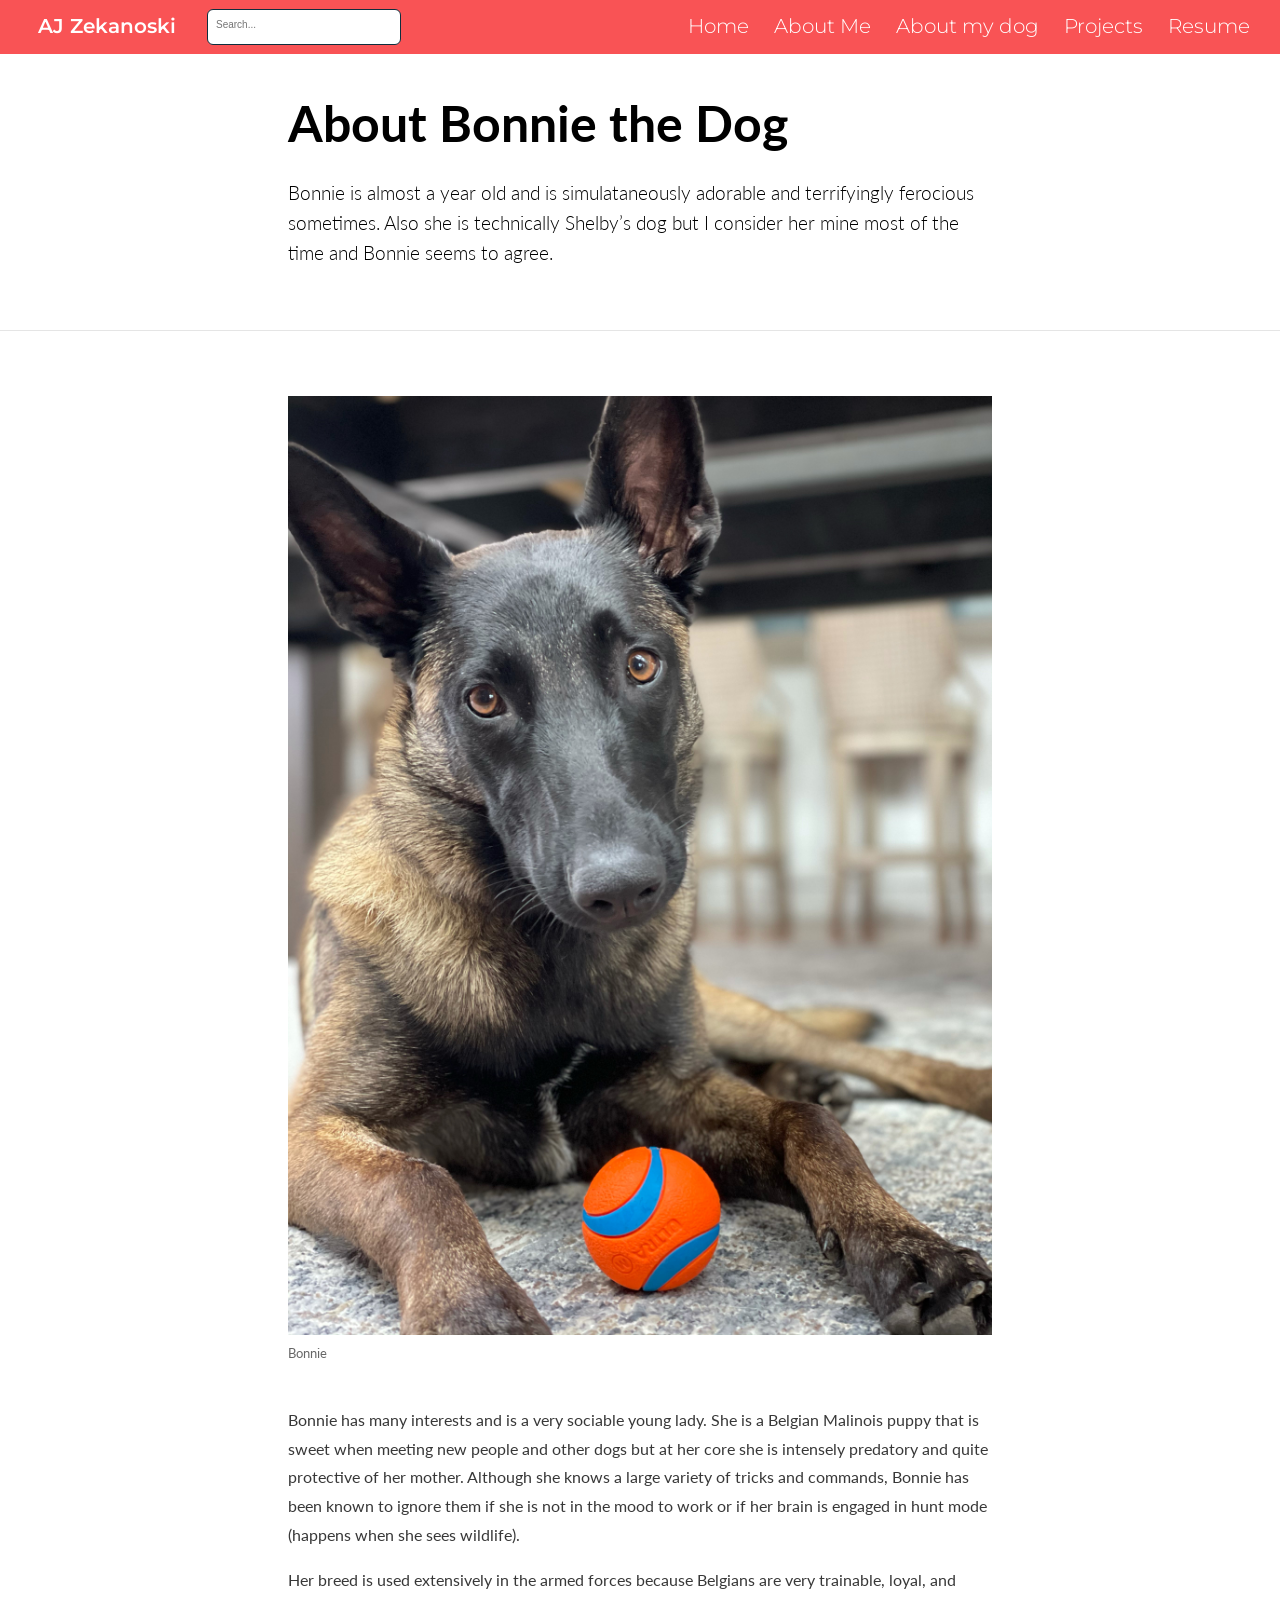
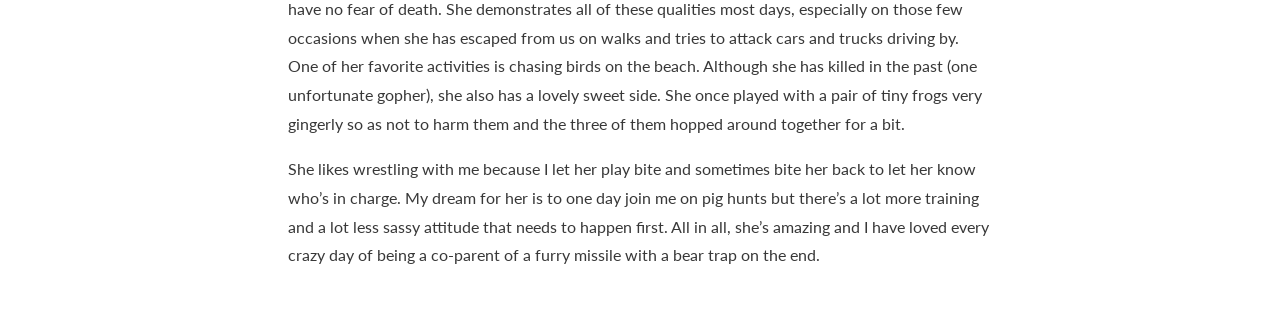
<file: docs/about_bonnie.html>
<!DOCTYPE html>

<html xmlns="http://www.w3.org/1999/xhtml" lang="" xml:lang="">

<head>
  <meta charset="utf-8"/>
  <meta name="viewport" content="width=device-width, initial-scale=1"/>
  <meta http-equiv="X-UA-Compatible" content="IE=Edge,chrome=1"/>
  <meta name="generator" content="distill" />

  <style type="text/css">
  /* Hide doc at startup (prevent jankiness while JS renders/transforms) */
  body {
    visibility: hidden;
  }
  </style>

 <!--radix_placeholder_import_source-->
 <!--/radix_placeholder_import_source-->

<style type="text/css">code{white-space: pre;}</style>
<style type="text/css" data-origin="pandoc">
pre > code.sourceCode { white-space: pre; position: relative; }
pre > code.sourceCode > span { display: inline-block; line-height: 1.25; }
pre > code.sourceCode > span:empty { height: 1.2em; }
code.sourceCode > span { color: inherit; text-decoration: inherit; }
div.sourceCode { margin: 1em 0; }
pre.sourceCode { margin: 0; }
@media screen {
div.sourceCode { overflow: auto; }
}
@media print {
pre > code.sourceCode { white-space: pre-wrap; }
pre > code.sourceCode > span { text-indent: -5em; padding-left: 5em; }
}
pre.numberSource code
  { counter-reset: source-line 0; }
pre.numberSource code > span
  { position: relative; left: -4em; counter-increment: source-line; }
pre.numberSource code > span > a:first-child::before
  { content: counter(source-line);
    position: relative; left: -1em; text-align: right; vertical-align: baseline;
    border: none; display: inline-block;
    -webkit-touch-callout: none; -webkit-user-select: none;
    -khtml-user-select: none; -moz-user-select: none;
    -ms-user-select: none; user-select: none;
    padding: 0 4px; width: 4em;
    color: #aaaaaa;
  }
pre.numberSource { margin-left: 3em; border-left: 1px solid #aaaaaa;  padding-left: 4px; }
div.sourceCode
  {   }
@media screen {
pre > code.sourceCode > span > a:first-child::before { text-decoration: underline; }
}
code span.al { color: #ad0000; } /* Alert */
code span.an { color: #5e5e5e; } /* Annotation */
code span.at { color: #20794d; } /* Attribute */
code span.bn { color: #ad0000; } /* BaseN */
code span.bu { } /* BuiltIn */
code span.cf { color: #007ba5; } /* ControlFlow */
code span.ch { color: #20794d; } /* Char */
code span.cn { color: #8f5902; } /* Constant */
code span.co { color: #5e5e5e; } /* Comment */
code span.cv { color: #5e5e5e; font-style: italic; } /* CommentVar */
code span.do { color: #5e5e5e; font-style: italic; } /* Documentation */
code span.dt { color: #ad0000; } /* DataType */
code span.dv { color: #ad0000; } /* DecVal */
code span.er { color: #ad0000; } /* Error */
code span.ex { } /* Extension */
code span.fl { color: #ad0000; } /* Float */
code span.fu { color: #4758ab; } /* Function */
code span.im { } /* Import */
code span.in { color: #5e5e5e; } /* Information */
code span.kw { color: #007ba5; } /* Keyword */
code span.op { color: #5e5e5e; } /* Operator */
code span.ot { color: #007ba5; } /* Other */
code span.pp { color: #ad0000; } /* Preprocessor */
code span.sc { color: #20794d; } /* SpecialChar */
code span.ss { color: #20794d; } /* SpecialString */
code span.st { color: #20794d; } /* String */
code span.va { color: #111111; } /* Variable */
code span.vs { color: #20794d; } /* VerbatimString */
code span.wa { color: #5e5e5e; font-style: italic; } /* Warning */
</style>

  <!--radix_placeholder_meta_tags-->
  <title>AJ Zekanoski: About Bonnie the Dog</title>

  <meta property="description" itemprop="description" content="Bonnie is almost a year old and is simulataneously adorable and terrifyingly ferocious sometimes. Also she is technically Shelby&#39;s dog but I consider her mine most of the time and Bonnie seems to agree."/>



  <!--  https://developers.facebook.com/docs/sharing/webmasters#markup -->
  <meta property="og:title" content="AJ Zekanoski: About Bonnie the Dog"/>
  <meta property="og:type" content="article"/>
  <meta property="og:description" content="Bonnie is almost a year old and is simulataneously adorable and terrifyingly ferocious sometimes. Also she is technically Shelby&#39;s dog but I consider her mine most of the time and Bonnie seems to agree."/>
  <meta property="og:locale" content="en_US"/>
  <meta property="og:site_name" content="AJ Zekanoski"/>

  <!--  https://dev.twitter.com/cards/types/summary -->
  <meta property="twitter:card" content="summary"/>
  <meta property="twitter:title" content="AJ Zekanoski: About Bonnie the Dog"/>
  <meta property="twitter:description" content="Bonnie is almost a year old and is simulataneously adorable and terrifyingly ferocious sometimes. Also she is technically Shelby&#39;s dog but I consider her mine most of the time and Bonnie seems to agree."/>

  <!--/radix_placeholder_meta_tags-->
  <!--radix_placeholder_rmarkdown_metadata-->

  <script type="text/json" id="radix-rmarkdown-metadata">
  {"type":"list","attributes":{"names":{"type":"character","attributes":{},"value":["title","description","theme"]}},"value":[{"type":"character","attributes":{},"value":["About Bonnie the Dog"]},{"type":"character","attributes":{},"value":["Bonnie is almost a year old and is simulataneously adorable and terrifyingly ferocious sometimes. Also she is technically Shelby's dog but I consider her mine most of the time and Bonnie seems to agree.\n"]},{"type":"character","attributes":{},"value":["aj_theme.css"]}]}
  </script>
  <!--/radix_placeholder_rmarkdown_metadata-->
  <!--radix_placeholder_navigation_in_header-->
  <meta name="distill:offset" content=""/>

  <script type="application/javascript">

    window.headroom_prevent_pin = false;

    window.document.addEventListener("DOMContentLoaded", function (event) {

      // initialize headroom for banner
      var header = $('header').get(0);
      var headerHeight = header.offsetHeight;
      var headroom = new Headroom(header, {
        tolerance: 5,
        onPin : function() {
          if (window.headroom_prevent_pin) {
            window.headroom_prevent_pin = false;
            headroom.unpin();
          }
        }
      });
      headroom.init();
      if(window.location.hash)
        headroom.unpin();
      $(header).addClass('headroom--transition');

      // offset scroll location for banner on hash change
      // (see: https://github.com/WickyNilliams/headroom.js/issues/38)
      window.addEventListener("hashchange", function(event) {
        window.scrollTo(0, window.pageYOffset - (headerHeight + 25));
      });

      // responsive menu
      $('.distill-site-header').each(function(i, val) {
        var topnav = $(this);
        var toggle = topnav.find('.nav-toggle');
        toggle.on('click', function() {
          topnav.toggleClass('responsive');
        });
      });

      // nav dropdowns
      $('.nav-dropbtn').click(function(e) {
        $(this).next('.nav-dropdown-content').toggleClass('nav-dropdown-active');
        $(this).parent().siblings('.nav-dropdown')
           .children('.nav-dropdown-content').removeClass('nav-dropdown-active');
      });
      $("body").click(function(e){
        $('.nav-dropdown-content').removeClass('nav-dropdown-active');
      });
      $(".nav-dropdown").click(function(e){
        e.stopPropagation();
      });
    });
  </script>

  <style type="text/css">

  /* Theme (user-documented overrideables for nav appearance) */

  .distill-site-nav {
    color: rgba(255, 255, 255, 0.8);
    background-color: #0F2E3D;
    font-size: 15px;
    font-weight: 300;
  }

  .distill-site-nav a {
    color: inherit;
    text-decoration: none;
  }

  .distill-site-nav a:hover {
    color: white;
  }

  @media print {
    .distill-site-nav {
      display: none;
    }
  }

  .distill-site-header {

  }

  .distill-site-footer {

  }


  /* Site Header */

  .distill-site-header {
    width: 100%;
    box-sizing: border-box;
    z-index: 3;
  }

  .distill-site-header .nav-left {
    display: inline-block;
    margin-left: 8px;
  }

  @media screen and (max-width: 768px) {
    .distill-site-header .nav-left {
      margin-left: 0;
    }
  }


  .distill-site-header .nav-right {
    float: right;
    margin-right: 8px;
  }

  .distill-site-header a,
  .distill-site-header .title {
    display: inline-block;
    text-align: center;
    padding: 14px 10px 14px 10px;
  }

  .distill-site-header .title {
    font-size: 18px;
    min-width: 150px;
  }

  .distill-site-header .logo {
    padding: 0;
  }

  .distill-site-header .logo img {
    display: none;
    max-height: 20px;
    width: auto;
    margin-bottom: -4px;
  }

  .distill-site-header .nav-image img {
    max-height: 18px;
    width: auto;
    display: inline-block;
    margin-bottom: -3px;
  }



  @media screen and (min-width: 1000px) {
    .distill-site-header .logo img {
      display: inline-block;
    }
    .distill-site-header .nav-left {
      margin-left: 20px;
    }
    .distill-site-header .nav-right {
      margin-right: 20px;
    }
    .distill-site-header .title {
      padding-left: 12px;
    }
  }


  .distill-site-header .nav-toggle {
    display: none;
  }

  .nav-dropdown {
    display: inline-block;
    position: relative;
  }

  .nav-dropdown .nav-dropbtn {
    border: none;
    outline: none;
    color: rgba(255, 255, 255, 0.8);
    padding: 16px 10px;
    background-color: transparent;
    font-family: inherit;
    font-size: inherit;
    font-weight: inherit;
    margin: 0;
    margin-top: 1px;
    z-index: 2;
  }

  .nav-dropdown-content {
    display: none;
    position: absolute;
    background-color: white;
    min-width: 200px;
    border: 1px solid rgba(0,0,0,0.15);
    border-radius: 4px;
    box-shadow: 0px 8px 16px 0px rgba(0,0,0,0.1);
    z-index: 1;
    margin-top: 2px;
    white-space: nowrap;
    padding-top: 4px;
    padding-bottom: 4px;
  }

  .nav-dropdown-content hr {
    margin-top: 4px;
    margin-bottom: 4px;
    border: none;
    border-bottom: 1px solid rgba(0, 0, 0, 0.1);
  }

  .nav-dropdown-active {
    display: block;
  }

  .nav-dropdown-content a, .nav-dropdown-content .nav-dropdown-header {
    color: black;
    padding: 6px 24px;
    text-decoration: none;
    display: block;
    text-align: left;
  }

  .nav-dropdown-content .nav-dropdown-header {
    display: block;
    padding: 5px 24px;
    padding-bottom: 0;
    text-transform: uppercase;
    font-size: 14px;
    color: #999999;
    white-space: nowrap;
  }

  .nav-dropdown:hover .nav-dropbtn {
    color: white;
  }

  .nav-dropdown-content a:hover {
    background-color: #ddd;
    color: black;
  }

  .nav-right .nav-dropdown-content {
    margin-left: -45%;
    right: 0;
  }

  @media screen and (max-width: 768px) {
    .distill-site-header a, .distill-site-header .nav-dropdown  {display: none;}
    .distill-site-header a.nav-toggle {
      float: right;
      display: block;
    }
    .distill-site-header .title {
      margin-left: 0;
    }
    .distill-site-header .nav-right {
      margin-right: 0;
    }
    .distill-site-header {
      overflow: hidden;
    }
    .nav-right .nav-dropdown-content {
      margin-left: 0;
    }
  }


  @media screen and (max-width: 768px) {
    .distill-site-header.responsive {position: relative; min-height: 500px; }
    .distill-site-header.responsive a.nav-toggle {
      position: absolute;
      right: 0;
      top: 0;
    }
    .distill-site-header.responsive a,
    .distill-site-header.responsive .nav-dropdown {
      display: block;
      text-align: left;
    }
    .distill-site-header.responsive .nav-left,
    .distill-site-header.responsive .nav-right {
      width: 100%;
    }
    .distill-site-header.responsive .nav-dropdown {float: none;}
    .distill-site-header.responsive .nav-dropdown-content {position: relative;}
    .distill-site-header.responsive .nav-dropdown .nav-dropbtn {
      display: block;
      width: 100%;
      text-align: left;
    }
  }

  /* Site Footer */

  .distill-site-footer {
    width: 100%;
    overflow: hidden;
    box-sizing: border-box;
    z-index: 3;
    margin-top: 30px;
    padding-top: 30px;
    padding-bottom: 30px;
    text-align: center;
  }

  /* Headroom */

  d-title {
    padding-top: 6rem;
  }

  @media print {
    d-title {
      padding-top: 4rem;
    }
  }

  .headroom {
    z-index: 1000;
    position: fixed;
    top: 0;
    left: 0;
    right: 0;
  }

  .headroom--transition {
    transition: all .4s ease-in-out;
  }

  .headroom--unpinned {
    top: -100px;
  }

  .headroom--pinned {
    top: 0;
  }

  /* adjust viewport for navbar height */
  /* helps vertically center bootstrap (non-distill) content */
  .min-vh-100 {
    min-height: calc(100vh - 100px) !important;
  }

  </style>

  <script src="site_libs/jquery-1.11.3/jquery.min.js"></script>
  <link href="site_libs/font-awesome-5.1.0/css/all.css" rel="stylesheet"/>
  <link href="site_libs/font-awesome-5.1.0/css/v4-shims.css" rel="stylesheet"/>
  <script src="site_libs/headroom-0.9.4/headroom.min.js"></script>
  <script src="site_libs/autocomplete-0.37.1/autocomplete.min.js"></script>
  <script src="site_libs/fuse-6.4.1/fuse.min.js"></script>

  <script type="application/javascript">

  function getMeta(metaName) {
    var metas = document.getElementsByTagName('meta');
    for (let i = 0; i < metas.length; i++) {
      if (metas[i].getAttribute('name') === metaName) {
        return metas[i].getAttribute('content');
      }
    }
    return '';
  }

  function offsetURL(url) {
    var offset = getMeta('distill:offset');
    return offset ? offset + '/' + url : url;
  }

  function createFuseIndex() {

    // create fuse index
    var options = {
      keys: [
        { name: 'title', weight: 20 },
        { name: 'categories', weight: 15 },
        { name: 'description', weight: 10 },
        { name: 'contents', weight: 5 },
      ],
      ignoreLocation: true,
      threshold: 0
    };
    var fuse = new window.Fuse([], options);

    // fetch the main search.json
    return fetch(offsetURL('search.json'))
      .then(function(response) {
        if (response.status == 200) {
          return response.json().then(function(json) {
            // index main articles
            json.articles.forEach(function(article) {
              fuse.add(article);
            });
            // download collections and index their articles
            return Promise.all(json.collections.map(function(collection) {
              return fetch(offsetURL(collection)).then(function(response) {
                if (response.status === 200) {
                  return response.json().then(function(articles) {
                    articles.forEach(function(article) {
                      fuse.add(article);
                    });
                  })
                } else {
                  return Promise.reject(
                    new Error('Unexpected status from search index request: ' +
                              response.status)
                  );
                }
              });
            })).then(function() {
              return fuse;
            });
          });

        } else {
          return Promise.reject(
            new Error('Unexpected status from search index request: ' +
                        response.status)
          );
        }
      });
  }

  window.document.addEventListener("DOMContentLoaded", function (event) {

    // get search element (bail if we don't have one)
    var searchEl = window.document.getElementById('distill-search');
    if (!searchEl)
      return;

    createFuseIndex()
      .then(function(fuse) {

        // make search box visible
        searchEl.classList.remove('hidden');

        // initialize autocomplete
        var options = {
          autoselect: true,
          hint: false,
          minLength: 2,
        };
        window.autocomplete(searchEl, options, [{
          source: function(query, callback) {
            const searchOptions = {
              isCaseSensitive: false,
              shouldSort: true,
              minMatchCharLength: 2,
              limit: 10,
            };
            var results = fuse.search(query, searchOptions);
            callback(results
              .map(function(result) { return result.item; })
            );
          },
          templates: {
            suggestion: function(suggestion) {
              var img = suggestion.preview && Object.keys(suggestion.preview).length > 0
                ? `<img src="${offsetURL(suggestion.preview)}"</img>`
                : '';
              var html = `
                <div class="search-item">
                  <h3>${suggestion.title}</h3>
                  <div class="search-item-description">
                    ${suggestion.description || ''}
                  </div>
                  <div class="search-item-preview">
                    ${img}
                  </div>
                </div>
              `;
              return html;
            }
          }
        }]).on('autocomplete:selected', function(event, suggestion) {
          window.location.href = offsetURL(suggestion.path);
        });
        // remove inline display style on autocompleter (we want to
        // manage responsive display via css)
        $('.algolia-autocomplete').css("display", "");
      })
      .catch(function(error) {
        console.log(error);
      });

  });

  </script>

  <style type="text/css">

  .nav-search {
    font-size: x-small;
  }

  /* Algolioa Autocomplete */

  .algolia-autocomplete {
    display: inline-block;
    margin-left: 10px;
    vertical-align: sub;
    background-color: white;
    color: black;
    padding: 6px;
    padding-top: 8px;
    padding-bottom: 0;
    border-radius: 6px;
    border: 1px #0F2E3D solid;
    width: 180px;
  }


  @media screen and (max-width: 768px) {
    .distill-site-nav .algolia-autocomplete {
      display: none;
      visibility: hidden;
    }
    .distill-site-nav.responsive .algolia-autocomplete {
      display: inline-block;
      visibility: visible;
    }
    .distill-site-nav.responsive .algolia-autocomplete .aa-dropdown-menu {
      margin-left: 0;
      width: 400px;
      max-height: 400px;
    }
  }

  .algolia-autocomplete .aa-input, .algolia-autocomplete .aa-hint {
    width: 90%;
    outline: none;
    border: none;
  }

  .algolia-autocomplete .aa-hint {
    color: #999;
  }
  .algolia-autocomplete .aa-dropdown-menu {
    width: 550px;
    max-height: 70vh;
    overflow-x: visible;
    overflow-y: scroll;
    padding: 5px;
    margin-top: 3px;
    margin-left: -150px;
    background-color: #fff;
    border-radius: 5px;
    border: 1px solid #999;
    border-top: none;
  }

  .algolia-autocomplete .aa-dropdown-menu .aa-suggestion {
    cursor: pointer;
    padding: 5px 4px;
    border-bottom: 1px solid #eee;
  }

  .algolia-autocomplete .aa-dropdown-menu .aa-suggestion:last-of-type {
    border-bottom: none;
    margin-bottom: 2px;
  }

  .algolia-autocomplete .aa-dropdown-menu .aa-suggestion .search-item {
    overflow: hidden;
    font-size: 0.8em;
    line-height: 1.4em;
  }

  .algolia-autocomplete .aa-dropdown-menu .aa-suggestion .search-item h3 {
    font-size: 1rem;
    margin-block-start: 0;
    margin-block-end: 5px;
  }

  .algolia-autocomplete .aa-dropdown-menu .aa-suggestion .search-item-description {
    display: inline-block;
    overflow: hidden;
    height: 2.8em;
    width: 80%;
    margin-right: 4%;
  }

  .algolia-autocomplete .aa-dropdown-menu .aa-suggestion .search-item-preview {
    display: inline-block;
    width: 15%;
  }

  .algolia-autocomplete .aa-dropdown-menu .aa-suggestion .search-item-preview img {
    height: 3em;
    width: auto;
    display: none;
  }

  .algolia-autocomplete .aa-dropdown-menu .aa-suggestion .search-item-preview img[src] {
    display: initial;
  }

  .algolia-autocomplete .aa-dropdown-menu .aa-suggestion.aa-cursor {
    background-color: #eee;
  }
  .algolia-autocomplete .aa-dropdown-menu .aa-suggestion em {
    font-weight: bold;
    font-style: normal;
  }

  </style>


  <!--/radix_placeholder_navigation_in_header-->
  <!--radix_placeholder_distill-->

  <style type="text/css">

  body {
    background-color: white;
  }

  .pandoc-table {
    width: 100%;
  }

  .pandoc-table>caption {
    margin-bottom: 10px;
  }

  .pandoc-table th:not([align]) {
    text-align: left;
  }

  .pagedtable-footer {
    font-size: 15px;
  }

  d-byline .byline {
    grid-template-columns: 2fr 2fr;
  }

  d-byline .byline h3 {
    margin-block-start: 1.5em;
  }

  d-byline .byline .authors-affiliations h3 {
    margin-block-start: 0.5em;
  }

  .authors-affiliations .orcid-id {
    width: 16px;
    height:16px;
    margin-left: 4px;
    margin-right: 4px;
    vertical-align: middle;
    padding-bottom: 2px;
  }

  d-title .dt-tags {
    margin-top: 1em;
    grid-column: text;
  }

  .dt-tags .dt-tag {
    text-decoration: none;
    display: inline-block;
    color: rgba(0,0,0,0.6);
    padding: 0em 0.4em;
    margin-right: 0.5em;
    margin-bottom: 0.4em;
    font-size: 70%;
    border: 1px solid rgba(0,0,0,0.2);
    border-radius: 3px;
    text-transform: uppercase;
    font-weight: 500;
  }

  d-article table.gt_table td,
  d-article table.gt_table th {
    border-bottom: none;
  }

  .html-widget {
    margin-bottom: 2.0em;
  }

  .l-screen-inset {
    padding-right: 16px;
  }

  .l-screen .caption {
    margin-left: 10px;
  }

  .shaded {
    background: rgb(247, 247, 247);
    padding-top: 20px;
    padding-bottom: 20px;
    border-top: 1px solid rgba(0, 0, 0, 0.1);
    border-bottom: 1px solid rgba(0, 0, 0, 0.1);
  }

  .shaded .html-widget {
    margin-bottom: 0;
    border: 1px solid rgba(0, 0, 0, 0.1);
  }

  .shaded .shaded-content {
    background: white;
  }

  .text-output {
    margin-top: 0;
    line-height: 1.5em;
  }

  .hidden {
    display: none !important;
  }

  d-article {
    padding-top: 2.5rem;
    padding-bottom: 30px;
  }

  d-appendix {
    padding-top: 30px;
  }

  d-article>p>img {
    width: 100%;
  }

  d-article h2 {
    margin: 1rem 0 1.5rem 0;
  }

  d-article h3 {
    margin-top: 1.5rem;
  }

  d-article iframe {
    border: 1px solid rgba(0, 0, 0, 0.1);
    margin-bottom: 2.0em;
    width: 100%;
  }

  /* Tweak code blocks */

  d-article div.sourceCode code,
  d-article pre code {
    font-family: Consolas, Monaco, 'Andale Mono', 'Ubuntu Mono', monospace;
  }

  d-article pre,
  d-article div.sourceCode,
  d-article div.sourceCode pre {
    overflow: auto;
  }

  d-article div.sourceCode {
    background-color: white;
  }

  d-article div.sourceCode pre {
    padding-left: 10px;
    font-size: 12px;
    border-left: 2px solid rgba(0,0,0,0.1);
  }

  d-article pre {
    font-size: 12px;
    color: black;
    background: none;
    margin-top: 0;
    text-align: left;
    white-space: pre;
    word-spacing: normal;
    word-break: normal;
    word-wrap: normal;
    line-height: 1.5;

    -moz-tab-size: 4;
    -o-tab-size: 4;
    tab-size: 4;

    -webkit-hyphens: none;
    -moz-hyphens: none;
    -ms-hyphens: none;
    hyphens: none;
  }

  d-article pre a {
    border-bottom: none;
  }

  d-article pre a:hover {
    border-bottom: none;
    text-decoration: underline;
  }

  d-article details {
    grid-column: text;
    margin-bottom: 0.8em;
  }

  @media(min-width: 768px) {

  d-article pre,
  d-article div.sourceCode,
  d-article div.sourceCode pre {
    overflow: visible !important;
  }

  d-article div.sourceCode pre {
    padding-left: 18px;
    font-size: 14px;
  }

  d-article pre {
    font-size: 14px;
  }

  }

  figure img.external {
    background: white;
    border: 1px solid rgba(0, 0, 0, 0.1);
    box-shadow: 0 1px 8px rgba(0, 0, 0, 0.1);
    padding: 18px;
    box-sizing: border-box;
  }

  /* CSS for d-contents */

  .d-contents {
    grid-column: text;
    color: rgba(0,0,0,0.8);
    font-size: 0.9em;
    padding-bottom: 1em;
    margin-bottom: 1em;
    padding-bottom: 0.5em;
    margin-bottom: 1em;
    padding-left: 0.25em;
    justify-self: start;
  }

  @media(min-width: 1000px) {
    .d-contents.d-contents-float {
      height: 0;
      grid-column-start: 1;
      grid-column-end: 4;
      justify-self: center;
      padding-right: 3em;
      padding-left: 2em;
    }
  }

  .d-contents nav h3 {
    font-size: 18px;
    margin-top: 0;
    margin-bottom: 1em;
  }

  .d-contents li {
    list-style-type: none
  }

  .d-contents nav > ul {
    padding-left: 0;
  }

  .d-contents ul {
    padding-left: 1em
  }

  .d-contents nav ul li {
    margin-top: 0.6em;
    margin-bottom: 0.2em;
  }

  .d-contents nav a {
    font-size: 13px;
    border-bottom: none;
    text-decoration: none
    color: rgba(0, 0, 0, 0.8);
  }

  .d-contents nav a:hover {
    text-decoration: underline solid rgba(0, 0, 0, 0.6)
  }

  .d-contents nav > ul > li > a {
    font-weight: 600;
  }

  .d-contents nav > ul > li > ul {
    font-weight: inherit;
  }

  .d-contents nav > ul > li > ul > li {
    margin-top: 0.2em;
  }


  .d-contents nav ul {
    margin-top: 0;
    margin-bottom: 0.25em;
  }

  .d-article-with-toc h2:nth-child(2) {
    margin-top: 0;
  }


  /* Figure */

  .figure {
    position: relative;
    margin-bottom: 2.5em;
    margin-top: 1.5em;
  }

  .figure img {
    width: 100%;
  }

  .figure .caption {
    color: rgba(0, 0, 0, 0.6);
    font-size: 12px;
    line-height: 1.5em;
  }

  .figure img.external {
    background: white;
    border: 1px solid rgba(0, 0, 0, 0.1);
    box-shadow: 0 1px 8px rgba(0, 0, 0, 0.1);
    padding: 18px;
    box-sizing: border-box;
  }

  .figure .caption a {
    color: rgba(0, 0, 0, 0.6);
  }

  .figure .caption b,
  .figure .caption strong, {
    font-weight: 600;
    color: rgba(0, 0, 0, 1.0);
  }

  /* Citations */

  d-article .citation {
    color: inherit;
    cursor: inherit;
  }

  div.hanging-indent{
    margin-left: 1em; text-indent: -1em;
  }

  /* Citation hover box */

  .tippy-box[data-theme~=light-border] {
    background-color: rgba(250, 250, 250, 0.95);
  }

  .tippy-content > p {
    margin-bottom: 0;
    padding: 2px;
  }


  /* Tweak 1000px media break to show more text */

  @media(min-width: 1000px) {
    .base-grid,
    distill-header,
    d-title,
    d-abstract,
    d-article,
    d-appendix,
    distill-appendix,
    d-byline,
    d-footnote-list,
    d-citation-list,
    distill-footer {
      grid-template-columns: [screen-start] 1fr [page-start kicker-start] 80px [middle-start] 50px [text-start kicker-end] 65px 65px 65px 65px 65px 65px 65px 65px [text-end gutter-start] 65px [middle-end] 65px [page-end gutter-end] 1fr [screen-end];
      grid-column-gap: 16px;
    }

    .grid {
      grid-column-gap: 16px;
    }

    d-article {
      font-size: 1.06rem;
      line-height: 1.7em;
    }
    figure .caption, .figure .caption, figure figcaption {
      font-size: 13px;
    }
  }

  @media(min-width: 1180px) {
    .base-grid,
    distill-header,
    d-title,
    d-abstract,
    d-article,
    d-appendix,
    distill-appendix,
    d-byline,
    d-footnote-list,
    d-citation-list,
    distill-footer {
      grid-template-columns: [screen-start] 1fr [page-start kicker-start] 60px [middle-start] 60px [text-start kicker-end] 60px 60px 60px 60px 60px 60px 60px 60px [text-end gutter-start] 60px [middle-end] 60px [page-end gutter-end] 1fr [screen-end];
      grid-column-gap: 32px;
    }

    .grid {
      grid-column-gap: 32px;
    }
  }


  /* Get the citation styles for the appendix (not auto-injected on render since
     we do our own rendering of the citation appendix) */

  d-appendix .citation-appendix,
  .d-appendix .citation-appendix {
    font-size: 11px;
    line-height: 15px;
    border-left: 1px solid rgba(0, 0, 0, 0.1);
    padding-left: 18px;
    border: 1px solid rgba(0,0,0,0.1);
    background: rgba(0, 0, 0, 0.02);
    padding: 10px 18px;
    border-radius: 3px;
    color: rgba(150, 150, 150, 1);
    overflow: hidden;
    margin-top: -12px;
    white-space: pre-wrap;
    word-wrap: break-word;
  }

  /* Include appendix styles here so they can be overridden */

  d-appendix {
    contain: layout style;
    font-size: 0.8em;
    line-height: 1.7em;
    margin-top: 60px;
    margin-bottom: 0;
    border-top: 1px solid rgba(0, 0, 0, 0.1);
    color: rgba(0,0,0,0.5);
    padding-top: 60px;
    padding-bottom: 48px;
  }

  d-appendix h3 {
    grid-column: page-start / text-start;
    font-size: 15px;
    font-weight: 500;
    margin-top: 1em;
    margin-bottom: 0;
    color: rgba(0,0,0,0.65);
  }

  d-appendix h3 + * {
    margin-top: 1em;
  }

  d-appendix ol {
    padding: 0 0 0 15px;
  }

  @media (min-width: 768px) {
    d-appendix ol {
      padding: 0 0 0 30px;
      margin-left: -30px;
    }
  }

  d-appendix li {
    margin-bottom: 1em;
  }

  d-appendix a {
    color: rgba(0, 0, 0, 0.6);
  }

  d-appendix > * {
    grid-column: text;
  }

  d-appendix > d-footnote-list,
  d-appendix > d-citation-list,
  d-appendix > distill-appendix {
    grid-column: screen;
  }

  /* Include footnote styles here so they can be overridden */

  d-footnote-list {
    contain: layout style;
  }

  d-footnote-list > * {
    grid-column: text;
  }

  d-footnote-list a.footnote-backlink {
    color: rgba(0,0,0,0.3);
    padding-left: 0.5em;
  }



  /* Anchor.js */

  .anchorjs-link {
    /*transition: all .25s linear; */
    text-decoration: none;
    border-bottom: none;
  }
  *:hover > .anchorjs-link {
    margin-left: -1.125em !important;
    text-decoration: none;
    border-bottom: none;
  }

  /* Social footer */

  .social_footer {
    margin-top: 30px;
    margin-bottom: 0;
    color: rgba(0,0,0,0.67);
  }

  .disqus-comments {
    margin-right: 30px;
  }

  .disqus-comment-count {
    border-bottom: 1px solid rgba(0, 0, 0, 0.4);
    cursor: pointer;
  }

  #disqus_thread {
    margin-top: 30px;
  }

  .article-sharing a {
    border-bottom: none;
    margin-right: 8px;
  }

  .article-sharing a:hover {
    border-bottom: none;
  }

  .sidebar-section.subscribe {
    font-size: 12px;
    line-height: 1.6em;
  }

  .subscribe p {
    margin-bottom: 0.5em;
  }


  .article-footer .subscribe {
    font-size: 15px;
    margin-top: 45px;
  }


  .sidebar-section.custom {
    font-size: 12px;
    line-height: 1.6em;
  }

  .custom p {
    margin-bottom: 0.5em;
  }

  /* Styles for listing layout (hide title) */
  .layout-listing d-title, .layout-listing .d-title {
    display: none;
  }

  /* Styles for posts lists (not auto-injected) */


  .posts-with-sidebar {
    padding-left: 45px;
    padding-right: 45px;
  }

  .posts-list .description h2,
  .posts-list .description p {
    font-family: -apple-system, BlinkMacSystemFont, "Segoe UI", Roboto, Oxygen, Ubuntu, Cantarell, "Fira Sans", "Droid Sans", "Helvetica Neue", Arial, sans-serif;
  }

  .posts-list .description h2 {
    font-weight: 700;
    border-bottom: none;
    padding-bottom: 0;
  }

  .posts-list h2.post-tag {
    border-bottom: 1px solid rgba(0, 0, 0, 0.2);
    padding-bottom: 12px;
  }
  .posts-list {
    margin-top: 60px;
    margin-bottom: 24px;
  }

  .posts-list .post-preview {
    text-decoration: none;
    overflow: hidden;
    display: block;
    border-bottom: 1px solid rgba(0, 0, 0, 0.1);
    padding: 24px 0;
  }

  .post-preview-last {
    border-bottom: none !important;
  }

  .posts-list .posts-list-caption {
    grid-column: screen;
    font-weight: 400;
  }

  .posts-list .post-preview h2 {
    margin: 0 0 6px 0;
    line-height: 1.2em;
    font-style: normal;
    font-size: 24px;
  }

  .posts-list .post-preview p {
    margin: 0 0 12px 0;
    line-height: 1.4em;
    font-size: 16px;
  }

  .posts-list .post-preview .thumbnail {
    box-sizing: border-box;
    margin-bottom: 24px;
    position: relative;
    max-width: 500px;
  }
  .posts-list .post-preview img {
    width: 100%;
    display: block;
  }

  .posts-list .metadata {
    font-size: 12px;
    line-height: 1.4em;
    margin-bottom: 18px;
  }

  .posts-list .metadata > * {
    display: inline-block;
  }

  .posts-list .metadata .publishedDate {
    margin-right: 2em;
  }

  .posts-list .metadata .dt-authors {
    display: block;
    margin-top: 0.3em;
    margin-right: 2em;
  }

  .posts-list .dt-tags {
    display: block;
    line-height: 1em;
  }

  .posts-list .dt-tags .dt-tag {
    display: inline-block;
    color: rgba(0,0,0,0.6);
    padding: 0.3em 0.4em;
    margin-right: 0.2em;
    margin-bottom: 0.4em;
    font-size: 60%;
    border: 1px solid rgba(0,0,0,0.2);
    border-radius: 3px;
    text-transform: uppercase;
    font-weight: 500;
  }

  .posts-list img {
    opacity: 1;
  }

  .posts-list img[data-src] {
    opacity: 0;
  }

  .posts-more {
    clear: both;
  }


  .posts-sidebar {
    font-size: 16px;
  }

  .posts-sidebar h3 {
    font-size: 16px;
    margin-top: 0;
    margin-bottom: 0.5em;
    font-weight: 400;
    text-transform: uppercase;
  }

  .sidebar-section {
    margin-bottom: 30px;
  }

  .categories ul {
    list-style-type: none;
    margin: 0;
    padding: 0;
  }

  .categories li {
    color: rgba(0, 0, 0, 0.8);
    margin-bottom: 0;
  }

  .categories li>a {
    border-bottom: none;
  }

  .categories li>a:hover {
    border-bottom: 1px solid rgba(0, 0, 0, 0.4);
  }

  .categories .active {
    font-weight: 600;
  }

  .categories .category-count {
    color: rgba(0, 0, 0, 0.4);
  }


  @media(min-width: 768px) {
    .posts-list .post-preview h2 {
      font-size: 26px;
    }
    .posts-list .post-preview .thumbnail {
      float: right;
      width: 30%;
      margin-bottom: 0;
    }
    .posts-list .post-preview .description {
      float: left;
      width: 45%;
    }
    .posts-list .post-preview .metadata {
      float: left;
      width: 20%;
      margin-top: 8px;
    }
    .posts-list .post-preview p {
      margin: 0 0 12px 0;
      line-height: 1.5em;
      font-size: 16px;
    }
    .posts-with-sidebar .posts-list {
      float: left;
      width: 75%;
    }
    .posts-with-sidebar .posts-sidebar {
      float: right;
      width: 20%;
      margin-top: 60px;
      padding-top: 24px;
      padding-bottom: 24px;
    }
  }


  /* Improve display for browsers without grid (IE/Edge <= 15) */

  .downlevel {
    line-height: 1.6em;
    font-family: -apple-system, BlinkMacSystemFont, "Segoe UI", Roboto, Oxygen, Ubuntu, Cantarell, "Fira Sans", "Droid Sans", "Helvetica Neue", Arial, sans-serif;
    margin: 0;
  }

  .downlevel .d-title {
    padding-top: 6rem;
    padding-bottom: 1.5rem;
  }

  .downlevel .d-title h1 {
    font-size: 50px;
    font-weight: 700;
    line-height: 1.1em;
    margin: 0 0 0.5rem;
  }

  .downlevel .d-title p {
    font-weight: 300;
    font-size: 1.2rem;
    line-height: 1.55em;
    margin-top: 0;
  }

  .downlevel .d-byline {
    padding-top: 0.8em;
    padding-bottom: 0.8em;
    font-size: 0.8rem;
    line-height: 1.8em;
  }

  .downlevel .section-separator {
    border: none;
    border-top: 1px solid rgba(0, 0, 0, 0.1);
  }

  .downlevel .d-article {
    font-size: 1.06rem;
    line-height: 1.7em;
    padding-top: 1rem;
    padding-bottom: 2rem;
  }


  .downlevel .d-appendix {
    padding-left: 0;
    padding-right: 0;
    max-width: none;
    font-size: 0.8em;
    line-height: 1.7em;
    margin-bottom: 0;
    color: rgba(0,0,0,0.5);
    padding-top: 40px;
    padding-bottom: 48px;
  }

  .downlevel .footnotes ol {
    padding-left: 13px;
  }

  .downlevel .base-grid,
  .downlevel .distill-header,
  .downlevel .d-title,
  .downlevel .d-abstract,
  .downlevel .d-article,
  .downlevel .d-appendix,
  .downlevel .distill-appendix,
  .downlevel .d-byline,
  .downlevel .d-footnote-list,
  .downlevel .d-citation-list,
  .downlevel .distill-footer,
  .downlevel .appendix-bottom,
  .downlevel .posts-container {
    padding-left: 40px;
    padding-right: 40px;
  }

  @media(min-width: 768px) {
    .downlevel .base-grid,
    .downlevel .distill-header,
    .downlevel .d-title,
    .downlevel .d-abstract,
    .downlevel .d-article,
    .downlevel .d-appendix,
    .downlevel .distill-appendix,
    .downlevel .d-byline,
    .downlevel .d-footnote-list,
    .downlevel .d-citation-list,
    .downlevel .distill-footer,
    .downlevel .appendix-bottom,
    .downlevel .posts-container {
    padding-left: 150px;
    padding-right: 150px;
    max-width: 900px;
  }
  }

  .downlevel pre code {
    display: block;
    border-left: 2px solid rgba(0, 0, 0, .1);
    padding: 0 0 0 20px;
    font-size: 14px;
  }

  .downlevel code, .downlevel pre {
    color: black;
    background: none;
    font-family: Consolas, Monaco, 'Andale Mono', 'Ubuntu Mono', monospace;
    text-align: left;
    white-space: pre;
    word-spacing: normal;
    word-break: normal;
    word-wrap: normal;
    line-height: 1.5;

    -moz-tab-size: 4;
    -o-tab-size: 4;
    tab-size: 4;

    -webkit-hyphens: none;
    -moz-hyphens: none;
    -ms-hyphens: none;
    hyphens: none;
  }

  .downlevel .posts-list .post-preview {
    color: inherit;
  }



  </style>

  <script type="application/javascript">

  function is_downlevel_browser() {
    if (bowser.isUnsupportedBrowser({ msie: "12", msedge: "16"},
                                   window.navigator.userAgent)) {
      return true;
    } else {
      return window.load_distill_framework === undefined;
    }
  }

  // show body when load is complete
  function on_load_complete() {

    // add anchors
    if (window.anchors) {
      window.anchors.options.placement = 'left';
      window.anchors.add('d-article > h2, d-article > h3, d-article > h4, d-article > h5');
    }


    // set body to visible
    document.body.style.visibility = 'visible';

    // force redraw for leaflet widgets
    if (window.HTMLWidgets) {
      var maps = window.HTMLWidgets.findAll(".leaflet");
      $.each(maps, function(i, el) {
        var map = this.getMap();
        map.invalidateSize();
        map.eachLayer(function(layer) {
          if (layer instanceof L.TileLayer)
            layer.redraw();
        });
      });
    }

    // trigger 'shown' so htmlwidgets resize
    $('d-article').trigger('shown');
  }

  function init_distill() {

    init_common();

    // create front matter
    var front_matter = $('<d-front-matter></d-front-matter>');
    $('#distill-front-matter').wrap(front_matter);

    // create d-title
    $('.d-title').changeElementType('d-title');

    // create d-byline
    var byline = $('<d-byline></d-byline>');
    $('.d-byline').replaceWith(byline);

    // create d-article
    var article = $('<d-article></d-article>');
    $('.d-article').wrap(article).children().unwrap();

    // move posts container into article
    $('.posts-container').appendTo($('d-article'));

    // create d-appendix
    $('.d-appendix').changeElementType('d-appendix');

    // flag indicating that we have appendix items
    var appendix = $('.appendix-bottom').children('h3').length > 0;

    // replace footnotes with <d-footnote>
    $('.footnote-ref').each(function(i, val) {
      appendix = true;
      var href = $(this).attr('href');
      var id = href.replace('#', '');
      var fn = $('#' + id);
      var fn_p = $('#' + id + '>p');
      fn_p.find('.footnote-back').remove();
      var text = fn_p.html();
      var dtfn = $('<d-footnote></d-footnote>');
      dtfn.html(text);
      $(this).replaceWith(dtfn);
    });
    // remove footnotes
    $('.footnotes').remove();

    // move refs into #references-listing
    $('#references-listing').replaceWith($('#refs'));

    $('h1.appendix, h2.appendix').each(function(i, val) {
      $(this).changeElementType('h3');
    });
    $('h3.appendix').each(function(i, val) {
      var id = $(this).attr('id');
      $('.d-contents a[href="#' + id + '"]').parent().remove();
      appendix = true;
      $(this).nextUntil($('h1, h2, h3')).addBack().appendTo($('d-appendix'));
    });

    // show d-appendix if we have appendix content
    $("d-appendix").css('display', appendix ? 'grid' : 'none');

    // localize layout chunks to just output
    $('.layout-chunk').each(function(i, val) {

      // capture layout
      var layout = $(this).attr('data-layout');

      // apply layout to markdown level block elements
      var elements = $(this).children().not('details, div.sourceCode, pre, script');
      elements.each(function(i, el) {
        var layout_div = $('<div class="' + layout + '"></div>');
        if (layout_div.hasClass('shaded')) {
          var shaded_content = $('<div class="shaded-content"></div>');
          $(this).wrap(shaded_content);
          $(this).parent().wrap(layout_div);
        } else {
          $(this).wrap(layout_div);
        }
      });


      // unwrap the layout-chunk div
      $(this).children().unwrap();
    });

    // remove code block used to force  highlighting css
    $('.distill-force-highlighting-css').parent().remove();

    // remove empty line numbers inserted by pandoc when using a
    // custom syntax highlighting theme
    $('code.sourceCode a:empty').remove();

    // load distill framework
    load_distill_framework();

    // wait for window.distillRunlevel == 4 to do post processing
    function distill_post_process() {

      if (!window.distillRunlevel || window.distillRunlevel < 4)
        return;

      // hide author/affiliations entirely if we have no authors
      var front_matter = JSON.parse($("#distill-front-matter").html());
      var have_authors = front_matter.authors && front_matter.authors.length > 0;
      if (!have_authors)
        $('d-byline').addClass('hidden');

      // article with toc class
      $('.d-contents').parent().addClass('d-article-with-toc');

      // strip links that point to #
      $('.authors-affiliations').find('a[href="#"]').removeAttr('href');

      // add orcid ids
      $('.authors-affiliations').find('.author').each(function(i, el) {
        var orcid_id = front_matter.authors[i].orcidID;
        if (orcid_id) {
          var a = $('<a></a>');
          a.attr('href', 'https://orcid.org/' + orcid_id);
          var img = $('<img></img>');
          img.addClass('orcid-id');
          img.attr('alt', 'ORCID ID');
          img.attr('src','[data-uri]');
          a.append(img);
          $(this).append(a);
        }
      });

      // hide elements of author/affiliations grid that have no value
      function hide_byline_column(caption) {
        $('d-byline').find('h3:contains("' + caption + '")').parent().css('visibility', 'hidden');
      }

      // affiliations
      var have_affiliations = false;
      for (var i = 0; i<front_matter.authors.length; ++i) {
        var author = front_matter.authors[i];
        if (author.affiliation !== "&nbsp;") {
          have_affiliations = true;
          break;
        }
      }
      if (!have_affiliations)
        $('d-byline').find('h3:contains("Affiliations")').css('visibility', 'hidden');

      // published date
      if (!front_matter.publishedDate)
        hide_byline_column("Published");

      // document object identifier
      var doi = $('d-byline').find('h3:contains("DOI")');
      var doi_p = doi.next().empty();
      if (!front_matter.doi) {
        // if we have a citation and valid citationText then link to that
        if ($('#citation').length > 0 && front_matter.citationText) {
          doi.html('Citation');
          $('<a href="#citation"></a>')
            .text(front_matter.citationText)
            .appendTo(doi_p);
        } else {
          hide_byline_column("DOI");
        }
      } else {
        $('<a></a>')
           .attr('href', "https://doi.org/" + front_matter.doi)
           .html(front_matter.doi)
           .appendTo(doi_p);
      }

       // change plural form of authors/affiliations
      if (front_matter.authors.length === 1) {
        var grid = $('.authors-affiliations');
        grid.children('h3:contains("Authors")').text('Author');
        grid.children('h3:contains("Affiliations")').text('Affiliation');
      }

      // remove d-appendix and d-footnote-list local styles
      $('d-appendix > style:first-child').remove();
      $('d-footnote-list > style:first-child').remove();

      // move appendix-bottom entries to the bottom
      $('.appendix-bottom').appendTo('d-appendix').children().unwrap();
      $('.appendix-bottom').remove();

      // hoverable references
      $('span.citation[data-cites]').each(function() {
        var refHtml = $('#ref-' + $(this).attr('data-cites')).html();
        window.tippy(this, {
          allowHTML: true,
          content: refHtml,
          maxWidth: 500,
          interactive: true,
          interactiveBorder: 10,
          theme: 'light-border',
          placement: 'bottom-start'
        });
      });

      // clear polling timer
      clearInterval(tid);

      // show body now that everything is ready
      on_load_complete();
    }

    var tid = setInterval(distill_post_process, 50);
    distill_post_process();

  }

  function init_downlevel() {

    init_common();

     // insert hr after d-title
    $('.d-title').after($('<hr class="section-separator"/>'));

    // check if we have authors
    var front_matter = JSON.parse($("#distill-front-matter").html());
    var have_authors = front_matter.authors && front_matter.authors.length > 0;

    // manage byline/border
    if (!have_authors)
      $('.d-byline').remove();
    $('.d-byline').after($('<hr class="section-separator"/>'));
    $('.d-byline a').remove();

    // remove toc
    $('.d-contents').remove();

    // move appendix elements
    $('h1.appendix, h2.appendix').each(function(i, val) {
      $(this).changeElementType('h3');
    });
    $('h3.appendix').each(function(i, val) {
      $(this).nextUntil($('h1, h2, h3')).addBack().appendTo($('.d-appendix'));
    });


    // inject headers into references and footnotes
    var refs_header = $('<h3></h3>');
    refs_header.text('References');
    $('#refs').prepend(refs_header);

    var footnotes_header = $('<h3></h3');
    footnotes_header.text('Footnotes');
    $('.footnotes').children('hr').first().replaceWith(footnotes_header);

    // move appendix-bottom entries to the bottom
    $('.appendix-bottom').appendTo('.d-appendix').children().unwrap();
    $('.appendix-bottom').remove();

    // remove appendix if it's empty
    if ($('.d-appendix').children().length === 0)
      $('.d-appendix').remove();

    // prepend separator above appendix
    $('.d-appendix').before($('<hr class="section-separator" style="clear: both"/>'));

    // trim code
    $('pre>code').each(function(i, val) {
      $(this).html($.trim($(this).html()));
    });

    // move posts-container right before article
    $('.posts-container').insertBefore($('.d-article'));

    $('body').addClass('downlevel');

    on_load_complete();
  }


  function init_common() {

    // jquery plugin to change element types
    (function($) {
      $.fn.changeElementType = function(newType) {
        var attrs = {};

        $.each(this[0].attributes, function(idx, attr) {
          attrs[attr.nodeName] = attr.nodeValue;
        });

        this.replaceWith(function() {
          return $("<" + newType + "/>", attrs).append($(this).contents());
        });
      };
    })(jQuery);

    // prevent underline for linked images
    $('a > img').parent().css({'border-bottom' : 'none'});

    // mark non-body figures created by knitr chunks as 100% width
    $('.layout-chunk').each(function(i, val) {
      var figures = $(this).find('img, .html-widget');
      if ($(this).attr('data-layout') !== "l-body") {
        figures.css('width', '100%');
      } else {
        figures.css('max-width', '100%');
        figures.filter("[width]").each(function(i, val) {
          var fig = $(this);
          fig.css('width', fig.attr('width') + 'px');
        });

      }
    });

    // auto-append index.html to post-preview links in file: protocol
    // and in rstudio ide preview
    $('.post-preview').each(function(i, val) {
      if (window.location.protocol === "file:")
        $(this).attr('href', $(this).attr('href') + "index.html");
    });

    // get rid of index.html references in header
    if (window.location.protocol !== "file:") {
      $('.distill-site-header a[href]').each(function(i,val) {
        $(this).attr('href', $(this).attr('href').replace("index.html", "./"));
      });
    }

    // add class to pandoc style tables
    $('tr.header').parent('thead').parent('table').addClass('pandoc-table');
    $('.kable-table').children('table').addClass('pandoc-table');

    // add figcaption style to table captions
    $('caption').parent('table').addClass("figcaption");

    // initialize posts list
    if (window.init_posts_list)
      window.init_posts_list();

    // implmement disqus comment link
    $('.disqus-comment-count').click(function() {
      window.headroom_prevent_pin = true;
      $('#disqus_thread').toggleClass('hidden');
      if (!$('#disqus_thread').hasClass('hidden')) {
        var offset = $(this).offset();
        $(window).resize();
        $('html, body').animate({
          scrollTop: offset.top - 35
        });
      }
    });
  }

  document.addEventListener('DOMContentLoaded', function() {
    if (is_downlevel_browser())
      init_downlevel();
    else
      window.addEventListener('WebComponentsReady', init_distill);
  });

  </script>

  <style type="text/css">
  /* base variables */

  /* Edit the CSS properties in this file to create a custom
     Distill theme. Only edit values in the right column
     for each row; values shown are the CSS defaults.
     To return any property to the default,
     you may set its value to: unset
     All rows must end with a semi-colon.                      */

  /* Optional: embed custom fonts here with `@import`          */
  /* This must remain at the top of this file.                 */



  html {
    /*-- Main font sizes --*/
    --title-size:      50px;
    --body-size:       1.06rem;
    --code-size:       14px;
    --aside-size:      12px;
    --fig-cap-size:    13px;
    /*-- Main font colors --*/
    --title-color:     #000000;
    --header-color:    rgba(0, 0, 0, 0.8);
    --body-color:      rgba(0, 0, 0, 0.8);
    --aside-color:     rgba(0, 0, 0, 0.6);
    --fig-cap-color:   rgba(0, 0, 0, 0.6);
    /*-- Specify custom fonts ~~~ must be imported above   --*/
    --heading-font:    sans-serif;
    --mono-font:       monospace;
    --body-font:       sans-serif;
    --navbar-font:     sans-serif;  /* websites + blogs only */
  }

  /*-- ARTICLE METADATA --*/
  d-byline {
    --heading-size:    0.6rem;
    --heading-color:   rgba(0, 0, 0, 0.5);
    --body-size:       0.8rem;
    --body-color:      rgba(0, 0, 0, 0.8);
  }

  /*-- ARTICLE TABLE OF CONTENTS --*/
  .d-contents {
    --heading-size:    18px;
    --contents-size:   13px;
  }

  /*-- ARTICLE APPENDIX --*/
  d-appendix {
    --heading-size:    15px;
    --heading-color:   rgba(0, 0, 0, 0.65);
    --text-size:       0.8em;
    --text-color:      rgba(0, 0, 0, 0.5);
  }

  /*-- WEBSITE HEADER + FOOTER --*/
  /* These properties only apply to Distill sites and blogs  */

  .distill-site-header {
    --title-size:       18px;
    --text-color:       rgba(255, 255, 255, 0.8);
    --text-size:        15px;
    --hover-color:      white;
    --bkgd-color:       #0F2E3D;
  }

  .distill-site-footer {
    --text-color:       rgba(255, 255, 255, 0.8);
    --text-size:        15px;
    --hover-color:      white;
    --bkgd-color:       #0F2E3D;
  }

  /*-- Additional custom styles --*/
  /* Add any additional CSS rules below                      */
  </style>
  <style type="text/css">
  /* base variables */

  /* Edit the CSS properties in this file to create a custom
     Distill theme. Only edit values in the right column
     for each row; values shown are the CSS defaults.
     To return any property to the default,
     you may set its value to: unset
     All rows must end with a semi-colon.                      */

  /* Optional: embed custom fonts here with `@import`          */
  /* This must remain at the top of this file.                 */
  @import url('https://fonts.googleapis.com/css2?family=Lato');
  @import url('https://fonts.googleapis.com/css2?family=Fira+Mono');
  @import url('https://fonts.googleapis.com/css2?family=Montserrat');


  html {
    /*-- Main font sizes --*/
    --title-size:      50px;
    --body-size:       1.0rem;
    --code-size:       0.9px;
    --aside-size:      12px;
    --fig-cap-size:    13px;
    /*-- Main font colors --*/
    --title-color:     #000000;
    --header-color:    rgba(0, 0, 0, 0.8);
    --body-color:      #383838;
    --aside-color:     rgba(0, 0, 0, 0.6);
    --fig-cap-color:   rgba(0, 0, 0, 0.6);
    /*-- Specify custom fonts ~~~ must be imported above   --*/
    --heading-font:    'Lato', sans-serif;
    --mono-font:       'Fira Mono', monospace;
    --body-font:       'Lato', sans-serif;
    --navbar-font:     'Montserrat', sans-serif;  /* websites + blogs only */
  }

  /*-- ARTICLE METADATA --*/
  d-byline {
    --heading-size:    0.6rem;
    --heading-color:   rgba(0, 0, 0, 0.5);
    --body-size:       0.8rem;
    --body-color:      rgba(0, 0, 0, 0.8);
  }

  /*-- ARTICLE TABLE OF CONTENTS --*/
  .d-contents {
    --heading-size:    18px;
    --contents-size:   13px;
  }

  /*-- ARTICLE APPENDIX --*/
  d-appendix {
    --heading-size:    15px;
    --heading-color:   rgba(0, 0, 0, 0.65);
    --text-size:       0.8em;
    --text-color:      rgba(0, 0, 0, 0.5);
  }

  /*-- WEBSITE HEADER + FOOTER --*/
  /* These properties only apply to Distill sites and blogs  */

  .distill-site-header {
    --title-size:       20px;
    --text-color:       #FFFFFF;
    --text-size:        20px;
    --hover-color:      #383838;
    --bkgd-color:       rgb(249, 83, 85);
  }

  .distill-site-footer {
    --text-color:       rgba(255, 255, 255, 0.8);
    --text-size:        15px;
    --hover-color:      white;
    --bkgd-color:       #0F2E3D;
  }

  /*-- Additional custom styles --*/
  /* Add any additional CSS rules below                      */

  .posts-list .metadata .publishedDate {
      color: rgb(249, 83, 85);
  }

  d-article p code {
    color: #383838;
    background: rgba(249, 83, 85, 0.1);
    font-weight: 400;
    font-size: 0.9em;
  }

  d-article a {
      border-bottom: 2px solid rgba(249, 83, 85, 0.4);
      text-decoration: none;
  }

  .distill-site-header .title {
      font-weight: 600;
  }

  ul > li::marker {
    color: rgb(249, 83, 85);
  }</style>
  <style type="text/css">
  /* base style */

  /* FONT FAMILIES */

  :root {
    --heading-default: -apple-system, BlinkMacSystemFont, "Segoe UI", Roboto, Oxygen, Ubuntu, Cantarell, "Fira Sans", "Droid Sans", "Helvetica Neue", Arial, sans-serif;
    --mono-default: Consolas, Monaco, 'Andale Mono', 'Ubuntu Mono', monospace;
    --body-default: -apple-system, BlinkMacSystemFont, "Segoe UI", Roboto, Oxygen, Ubuntu, Cantarell, "Fira Sans", "Droid Sans", "Helvetica Neue", Arial, sans-serif;
  }

  body,
  .posts-list .post-preview p,
  .posts-list .description p {
    font-family: var(--body-font), var(--body-default);
  }

  h1, h2, h3, h4, h5, h6,
  .posts-list .post-preview h2,
  .posts-list .description h2 {
    font-family: var(--heading-font), var(--heading-default);
  }

  d-article div.sourceCode code,
  d-article pre code {
    font-family: var(--mono-font), var(--mono-default);
  }


  /*-- TITLE --*/
  d-title h1,
  .posts-list > h1 {
    color: var(--title-color, black);
  }

  d-title h1 {
    font-size: var(--title-size, 50px);
  }

  /*-- HEADERS --*/
  d-article h1,
  d-article h2,
  d-article h3,
  d-article h4,
  d-article h5,
  d-article h6 {
    color: var(--header-color, rgba(0, 0, 0, 0.8));
  }

  /*-- BODY --*/
  d-article > p,  /* only text inside of <p> tags */
  d-article > ul, /* lists */
  d-article > ol {
    color: var(--body-color, rgba(0, 0, 0, 0.8));
    font-size: var(--body-size, 1.06rem);
  }


  /*-- CODE --*/
  d-article div.sourceCode code,
  d-article pre code {
    font-size: var(--code-size, 14px);
  }

  /*-- ASIDE --*/
  d-article aside {
    font-size: var(--aside-size, 12px);
    color: var(--aside-color, rgba(0, 0, 0, 0.6));
  }

  /*-- FIGURE CAPTIONS --*/
  figure .caption,
  figure figcaption,
  .figure .caption {
    font-size: var(--fig-cap-size, 13px);
    color: var(--fig-cap-color, rgba(0, 0, 0, 0.6));
  }

  /*-- METADATA --*/
  d-byline h3 {
    font-size: var(--heading-size, 0.6rem);
    color: var(--heading-color, rgba(0, 0, 0, 0.5));
  }

  d-byline {
    font-size: var(--body-size, 0.8rem);
    color: var(--body-color, rgba(0, 0, 0, 0.8));
  }

  d-byline a,
  d-article d-byline a {
    color: var(--body-color, rgba(0, 0, 0, 0.8));
  }

  /*-- TABLE OF CONTENTS --*/
  .d-contents nav h3 {
    font-size: var(--heading-size, 18px);
  }

  .d-contents nav a {
    font-size: var(--contents-size, 13px);
  }

  /*-- APPENDIX --*/
  d-appendix h3 {
    font-size: var(--heading-size, 15px);
    color: var(--heading-color, rgba(0, 0, 0, 0.65));
  }

  d-appendix {
    font-size: var(--text-size, 0.8em);
    color: var(--text-color, rgba(0, 0, 0, 0.5));
  }

  d-appendix d-footnote-list a.footnote-backlink {
    color: var(--text-color, rgba(0, 0, 0, 0.5));
  }

  /*-- WEBSITE HEADER + FOOTER --*/
  .distill-site-header .title {
    font-size: var(--title-size, 18px);
    font-family: var(--navbar-font), var(--heading-default);
  }

  .distill-site-header a,
  .nav-dropdown .nav-dropbtn {
    font-family: var(--navbar-font), var(--heading-default);
  }

  .nav-dropdown .nav-dropbtn {
    color: var(--text-color, rgba(255, 255, 255, 0.8));
    font-size: var(--text-size, 15px);
  }

  .distill-site-header a:hover,
  .nav-dropdown:hover .nav-dropbtn {
    color: var(--hover-color, white);
  }

  .distill-site-header {
    font-size: var(--text-size, 15px);
    color: var(--text-color, rgba(255, 255, 255, 0.8));
    background-color: var(--bkgd-color, #0F2E3D);
  }

  .distill-site-footer {
    font-size: var(--text-size, 15px);
    color: var(--text-color, rgba(255, 255, 255, 0.8));
    background-color: var(--bkgd-color, #0F2E3D);
  }

  .distill-site-footer a:hover {
    color: var(--hover-color, white);
  }</style>
  <!--/radix_placeholder_distill-->
  <script src="site_libs/header-attrs-2.7/header-attrs.js"></script>
  <script src="site_libs/popper-2.6.0/popper.min.js"></script>
  <link href="site_libs/tippy-6.2.7/tippy.css" rel="stylesheet" />
  <link href="site_libs/tippy-6.2.7/tippy-light-border.css" rel="stylesheet" />
  <script src="site_libs/tippy-6.2.7/tippy.umd.min.js"></script>
  <script src="site_libs/anchor-4.2.2/anchor.min.js"></script>
  <script src="site_libs/bowser-1.9.3/bowser.min.js"></script>
  <script src="site_libs/webcomponents-2.0.0/webcomponents.js"></script>
  <script src="site_libs/distill-2.2.21/template.v2.js"></script>
  <!--radix_placeholder_site_in_header-->
  <!--/radix_placeholder_site_in_header-->


</head>

<body>

<!--radix_placeholder_front_matter-->

<script id="distill-front-matter" type="text/json">
{"title":"About Bonnie the Dog","description":"Bonnie is almost a year old and is simulataneously adorable and terrifyingly ferocious sometimes. Also she is technically Shelby's dog but I consider her mine most of the time and Bonnie seems to agree.","authors":[]}
</script>

<!--/radix_placeholder_front_matter-->
<!--radix_placeholder_navigation_before_body-->
<header class="header header--fixed" role="banner">
<nav class="distill-site-nav distill-site-header">
<div class="nav-left">
<a href="index.html" class="title">AJ Zekanoski</a>
<input id="distill-search" class="nav-search hidden" type="text" placeholder="Search..."/>
</div>
<div class="nav-right">
<a href="index.html">Home</a>
<a href="about_me.html">About Me</a>
<a href="about_bonnie.html">About my dog</a>
<a href="blog.html">Projects</a>
<a href="aj_resume.pdf">Resume</a>
<a href="javascript:void(0);" class="nav-toggle">&#9776;</a>
</div>
</nav>
</header>
<!--/radix_placeholder_navigation_before_body-->
<!--radix_placeholder_site_before_body-->
<!--/radix_placeholder_site_before_body-->

<div class="d-title">
<h1>About Bonnie the Dog</h1>
<!--radix_placeholder_categories-->
<!--/radix_placeholder_categories-->
<p><p>Bonnie is almost a year old and is simulataneously adorable and terrifyingly ferocious sometimes. Also she is technically Shelby’s dog but I consider her mine most of the time and Bonnie seems to agree.</p></p>
</div>


<div class="d-article">
<figure>
<img src="bonbon.JPG" alt="Bonnie" /><figcaption aria-hidden="true">Bonnie</figcaption>
</figure>
<p>Bonnie has many interests and is a very sociable young lady. She is a Belgian Malinois puppy that is sweet when meeting new people and other dogs but at her core she is intensely predatory and quite protective of her mother. Although she knows a large variety of tricks and commands, Bonnie has been known to ignore them if she is not in the mood to work or if her brain is engaged in hunt mode (happens when she sees wildlife).</p>
<p>Her breed is used extensively in the armed forces because Belgians are very trainable, loyal, and have no fear of death. She demonstrates all of these qualities most days, especially on those few occasions when she has escaped from us on walks and tries to attack cars and trucks driving by. One of her favorite activities is chasing birds on the beach. Although she has killed in the past (one unfortunate gopher), she also has a lovely sweet side. She once played with a pair of tiny frogs very gingerly so as not to harm them and the three of them hopped around together for a bit.</p>
<p>She likes wrestling with me because I let her play bite and sometimes bite her back to let her know who’s in charge. My dream for her is to one day join me on pig hunts but there’s a lot more training and a lot less sassy attitude that needs to happen first. All in all, she’s amazing and I have loved every crazy day of being a co-parent of a furry missile with a bear trap on the end.</p>
<div class="sourceCode" id="cb1"><pre class="sourceCode r distill-force-highlighting-css"><code class="sourceCode r"></code></pre></div>
<!--radix_placeholder_article_footer-->
<!--/radix_placeholder_article_footer-->
</div>

<div class="d-appendix">
</div>


<!--radix_placeholder_site_after_body-->
<!--/radix_placeholder_site_after_body-->
<!--radix_placeholder_appendices-->
<div class="appendix-bottom"></div>
<!--/radix_placeholder_appendices-->
<!--radix_placeholder_navigation_after_body-->
<!--/radix_placeholder_navigation_after_body-->

</body>

</html>
</file>
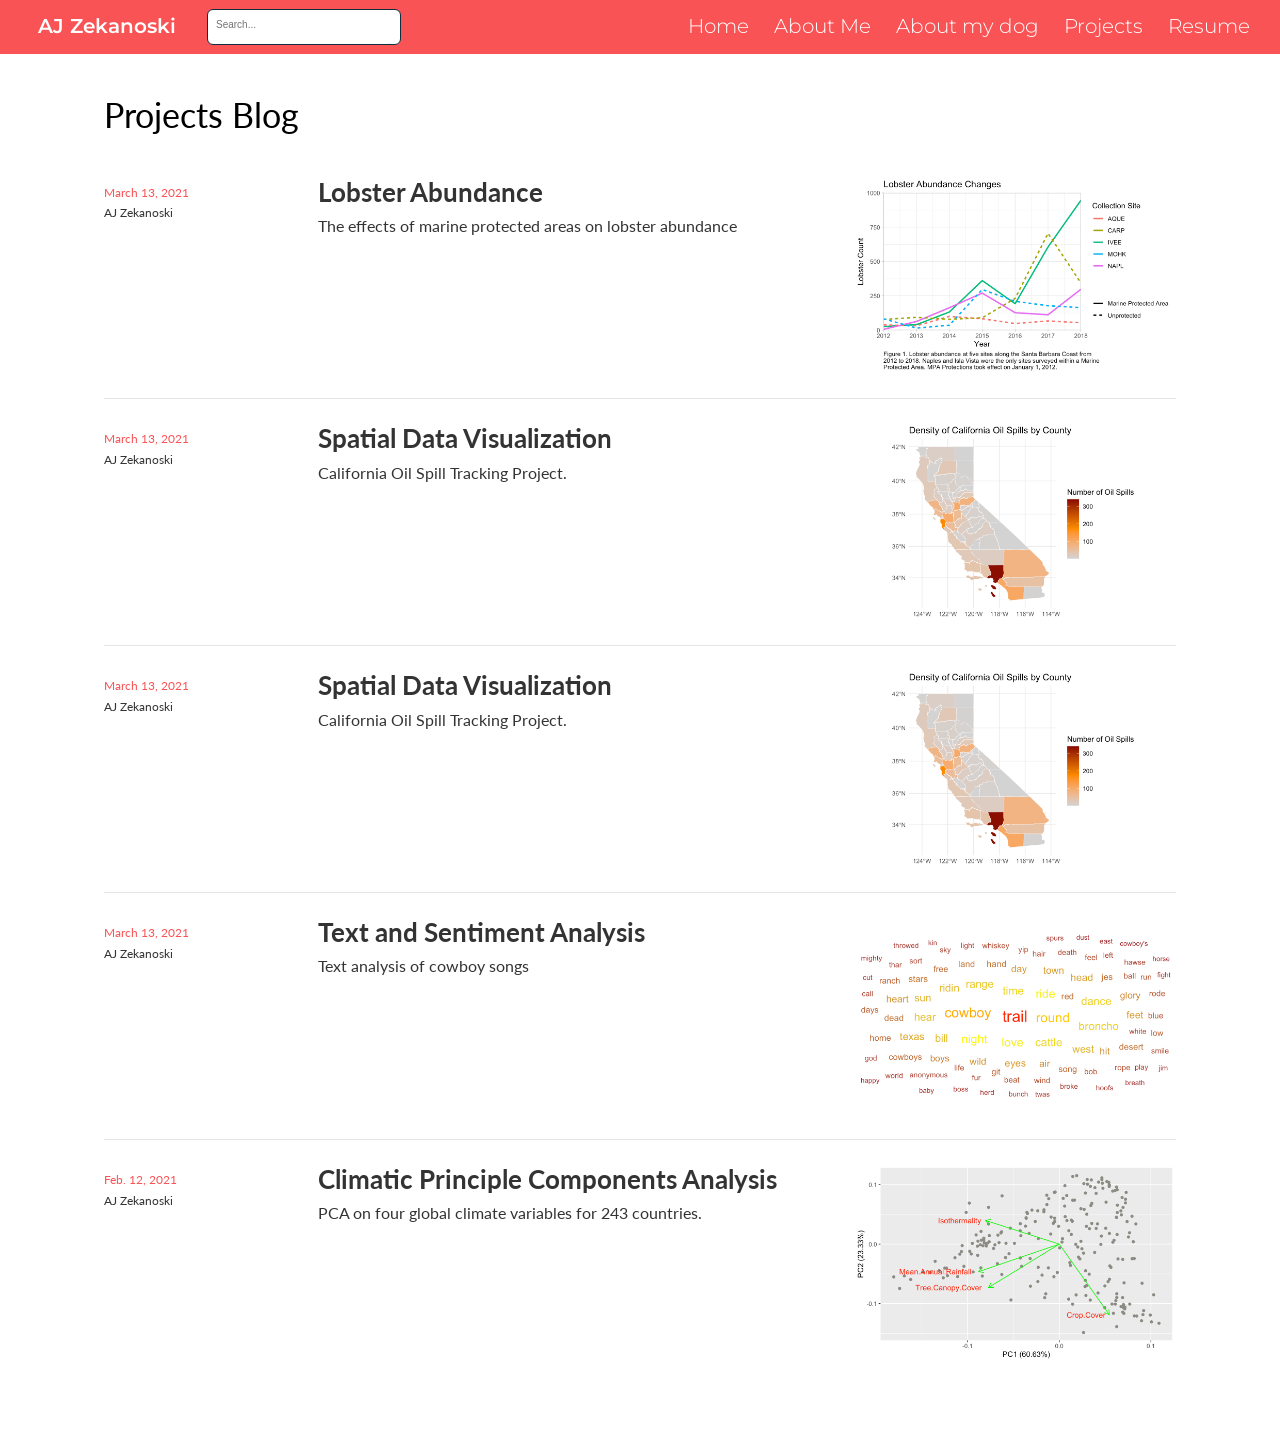
<file: docs/blog.html>
<!DOCTYPE html>

<html xmlns="http://www.w3.org/1999/xhtml" lang="" xml:lang="">

<head>
  <meta charset="utf-8"/>
  <meta name="viewport" content="width=device-width, initial-scale=1"/>
  <meta http-equiv="X-UA-Compatible" content="IE=Edge,chrome=1"/>
  <meta name="generator" content="distill" />

  <style type="text/css">
  /* Hide doc at startup (prevent jankiness while JS renders/transforms) */
  body {
    visibility: hidden;
  }
  </style>

 <!--radix_placeholder_import_source-->
 <!--/radix_placeholder_import_source-->

<style type="text/css">code{white-space: pre;}</style>
<style type="text/css" data-origin="pandoc">
pre > code.sourceCode { white-space: pre; position: relative; }
pre > code.sourceCode > span { display: inline-block; line-height: 1.25; }
pre > code.sourceCode > span:empty { height: 1.2em; }
code.sourceCode > span { color: inherit; text-decoration: inherit; }
div.sourceCode { margin: 1em 0; }
pre.sourceCode { margin: 0; }
@media screen {
div.sourceCode { overflow: auto; }
}
@media print {
pre > code.sourceCode { white-space: pre-wrap; }
pre > code.sourceCode > span { text-indent: -5em; padding-left: 5em; }
}
pre.numberSource code
  { counter-reset: source-line 0; }
pre.numberSource code > span
  { position: relative; left: -4em; counter-increment: source-line; }
pre.numberSource code > span > a:first-child::before
  { content: counter(source-line);
    position: relative; left: -1em; text-align: right; vertical-align: baseline;
    border: none; display: inline-block;
    -webkit-touch-callout: none; -webkit-user-select: none;
    -khtml-user-select: none; -moz-user-select: none;
    -ms-user-select: none; user-select: none;
    padding: 0 4px; width: 4em;
    color: #aaaaaa;
  }
pre.numberSource { margin-left: 3em; border-left: 1px solid #aaaaaa;  padding-left: 4px; }
div.sourceCode
  {   }
@media screen {
pre > code.sourceCode > span > a:first-child::before { text-decoration: underline; }
}
code span.al { color: #ad0000; } /* Alert */
code span.an { color: #5e5e5e; } /* Annotation */
code span.at { color: #20794d; } /* Attribute */
code span.bn { color: #ad0000; } /* BaseN */
code span.bu { } /* BuiltIn */
code span.cf { color: #007ba5; } /* ControlFlow */
code span.ch { color: #20794d; } /* Char */
code span.cn { color: #8f5902; } /* Constant */
code span.co { color: #5e5e5e; } /* Comment */
code span.cv { color: #5e5e5e; font-style: italic; } /* CommentVar */
code span.do { color: #5e5e5e; font-style: italic; } /* Documentation */
code span.dt { color: #ad0000; } /* DataType */
code span.dv { color: #ad0000; } /* DecVal */
code span.er { color: #ad0000; } /* Error */
code span.ex { } /* Extension */
code span.fl { color: #ad0000; } /* Float */
code span.fu { color: #4758ab; } /* Function */
code span.im { } /* Import */
code span.in { color: #5e5e5e; } /* Information */
code span.kw { color: #007ba5; } /* Keyword */
code span.op { color: #5e5e5e; } /* Operator */
code span.ot { color: #007ba5; } /* Other */
code span.pp { color: #ad0000; } /* Preprocessor */
code span.sc { color: #20794d; } /* SpecialChar */
code span.ss { color: #20794d; } /* SpecialString */
code span.st { color: #20794d; } /* String */
code span.va { color: #111111; } /* Variable */
code span.vs { color: #20794d; } /* VerbatimString */
code span.wa { color: #5e5e5e; font-style: italic; } /* Warning */
</style>

  <!--radix_placeholder_meta_tags-->
  <title>AJ Zekanoski: Projects Blog</title>




  <!--  https://developers.facebook.com/docs/sharing/webmasters#markup -->
  <meta property="og:title" content="AJ Zekanoski: Projects Blog"/>
  <meta property="og:type" content="article"/>
  <meta property="og:locale" content="en_US"/>
  <meta property="og:site_name" content="AJ Zekanoski"/>

  <!--  https://dev.twitter.com/cards/types/summary -->
  <meta property="twitter:card" content="summary"/>
  <meta property="twitter:title" content="AJ Zekanoski: Projects Blog"/>

  <!--/radix_placeholder_meta_tags-->
  <!--radix_placeholder_rmarkdown_metadata-->

  <script type="text/json" id="radix-rmarkdown-metadata">
  {"type":"list","attributes":{"names":{"type":"character","attributes":{},"value":["title","listing","theme"]}},"value":[{"type":"character","attributes":{},"value":["Projects Blog"]},{"type":"character","attributes":{},"value":["posts"]},{"type":"character","attributes":{},"value":["aj_theme.css"]}]}
  </script>
  <!--/radix_placeholder_rmarkdown_metadata-->
  <!--radix_placeholder_navigation_in_header-->
  <meta name="distill:offset" content=""/>

  <script type="application/javascript">

    window.headroom_prevent_pin = false;

    window.document.addEventListener("DOMContentLoaded", function (event) {

      // initialize headroom for banner
      var header = $('header').get(0);
      var headerHeight = header.offsetHeight;
      var headroom = new Headroom(header, {
        tolerance: 5,
        onPin : function() {
          if (window.headroom_prevent_pin) {
            window.headroom_prevent_pin = false;
            headroom.unpin();
          }
        }
      });
      headroom.init();
      if(window.location.hash)
        headroom.unpin();
      $(header).addClass('headroom--transition');

      // offset scroll location for banner on hash change
      // (see: https://github.com/WickyNilliams/headroom.js/issues/38)
      window.addEventListener("hashchange", function(event) {
        window.scrollTo(0, window.pageYOffset - (headerHeight + 25));
      });

      // responsive menu
      $('.distill-site-header').each(function(i, val) {
        var topnav = $(this);
        var toggle = topnav.find('.nav-toggle');
        toggle.on('click', function() {
          topnav.toggleClass('responsive');
        });
      });

      // nav dropdowns
      $('.nav-dropbtn').click(function(e) {
        $(this).next('.nav-dropdown-content').toggleClass('nav-dropdown-active');
        $(this).parent().siblings('.nav-dropdown')
           .children('.nav-dropdown-content').removeClass('nav-dropdown-active');
      });
      $("body").click(function(e){
        $('.nav-dropdown-content').removeClass('nav-dropdown-active');
      });
      $(".nav-dropdown").click(function(e){
        e.stopPropagation();
      });
    });
  </script>

  <style type="text/css">

  /* Theme (user-documented overrideables for nav appearance) */

  .distill-site-nav {
    color: rgba(255, 255, 255, 0.8);
    background-color: #0F2E3D;
    font-size: 15px;
    font-weight: 300;
  }

  .distill-site-nav a {
    color: inherit;
    text-decoration: none;
  }

  .distill-site-nav a:hover {
    color: white;
  }

  @media print {
    .distill-site-nav {
      display: none;
    }
  }

  .distill-site-header {

  }

  .distill-site-footer {

  }


  /* Site Header */

  .distill-site-header {
    width: 100%;
    box-sizing: border-box;
    z-index: 3;
  }

  .distill-site-header .nav-left {
    display: inline-block;
    margin-left: 8px;
  }

  @media screen and (max-width: 768px) {
    .distill-site-header .nav-left {
      margin-left: 0;
    }
  }


  .distill-site-header .nav-right {
    float: right;
    margin-right: 8px;
  }

  .distill-site-header a,
  .distill-site-header .title {
    display: inline-block;
    text-align: center;
    padding: 14px 10px 14px 10px;
  }

  .distill-site-header .title {
    font-size: 18px;
    min-width: 150px;
  }

  .distill-site-header .logo {
    padding: 0;
  }

  .distill-site-header .logo img {
    display: none;
    max-height: 20px;
    width: auto;
    margin-bottom: -4px;
  }

  .distill-site-header .nav-image img {
    max-height: 18px;
    width: auto;
    display: inline-block;
    margin-bottom: -3px;
  }



  @media screen and (min-width: 1000px) {
    .distill-site-header .logo img {
      display: inline-block;
    }
    .distill-site-header .nav-left {
      margin-left: 20px;
    }
    .distill-site-header .nav-right {
      margin-right: 20px;
    }
    .distill-site-header .title {
      padding-left: 12px;
    }
  }


  .distill-site-header .nav-toggle {
    display: none;
  }

  .nav-dropdown {
    display: inline-block;
    position: relative;
  }

  .nav-dropdown .nav-dropbtn {
    border: none;
    outline: none;
    color: rgba(255, 255, 255, 0.8);
    padding: 16px 10px;
    background-color: transparent;
    font-family: inherit;
    font-size: inherit;
    font-weight: inherit;
    margin: 0;
    margin-top: 1px;
    z-index: 2;
  }

  .nav-dropdown-content {
    display: none;
    position: absolute;
    background-color: white;
    min-width: 200px;
    border: 1px solid rgba(0,0,0,0.15);
    border-radius: 4px;
    box-shadow: 0px 8px 16px 0px rgba(0,0,0,0.1);
    z-index: 1;
    margin-top: 2px;
    white-space: nowrap;
    padding-top: 4px;
    padding-bottom: 4px;
  }

  .nav-dropdown-content hr {
    margin-top: 4px;
    margin-bottom: 4px;
    border: none;
    border-bottom: 1px solid rgba(0, 0, 0, 0.1);
  }

  .nav-dropdown-active {
    display: block;
  }

  .nav-dropdown-content a, .nav-dropdown-content .nav-dropdown-header {
    color: black;
    padding: 6px 24px;
    text-decoration: none;
    display: block;
    text-align: left;
  }

  .nav-dropdown-content .nav-dropdown-header {
    display: block;
    padding: 5px 24px;
    padding-bottom: 0;
    text-transform: uppercase;
    font-size: 14px;
    color: #999999;
    white-space: nowrap;
  }

  .nav-dropdown:hover .nav-dropbtn {
    color: white;
  }

  .nav-dropdown-content a:hover {
    background-color: #ddd;
    color: black;
  }

  .nav-right .nav-dropdown-content {
    margin-left: -45%;
    right: 0;
  }

  @media screen and (max-width: 768px) {
    .distill-site-header a, .distill-site-header .nav-dropdown  {display: none;}
    .distill-site-header a.nav-toggle {
      float: right;
      display: block;
    }
    .distill-site-header .title {
      margin-left: 0;
    }
    .distill-site-header .nav-right {
      margin-right: 0;
    }
    .distill-site-header {
      overflow: hidden;
    }
    .nav-right .nav-dropdown-content {
      margin-left: 0;
    }
  }


  @media screen and (max-width: 768px) {
    .distill-site-header.responsive {position: relative; min-height: 500px; }
    .distill-site-header.responsive a.nav-toggle {
      position: absolute;
      right: 0;
      top: 0;
    }
    .distill-site-header.responsive a,
    .distill-site-header.responsive .nav-dropdown {
      display: block;
      text-align: left;
    }
    .distill-site-header.responsive .nav-left,
    .distill-site-header.responsive .nav-right {
      width: 100%;
    }
    .distill-site-header.responsive .nav-dropdown {float: none;}
    .distill-site-header.responsive .nav-dropdown-content {position: relative;}
    .distill-site-header.responsive .nav-dropdown .nav-dropbtn {
      display: block;
      width: 100%;
      text-align: left;
    }
  }

  /* Site Footer */

  .distill-site-footer {
    width: 100%;
    overflow: hidden;
    box-sizing: border-box;
    z-index: 3;
    margin-top: 30px;
    padding-top: 30px;
    padding-bottom: 30px;
    text-align: center;
  }

  /* Headroom */

  d-title {
    padding-top: 6rem;
  }

  @media print {
    d-title {
      padding-top: 4rem;
    }
  }

  .headroom {
    z-index: 1000;
    position: fixed;
    top: 0;
    left: 0;
    right: 0;
  }

  .headroom--transition {
    transition: all .4s ease-in-out;
  }

  .headroom--unpinned {
    top: -100px;
  }

  .headroom--pinned {
    top: 0;
  }

  /* adjust viewport for navbar height */
  /* helps vertically center bootstrap (non-distill) content */
  .min-vh-100 {
    min-height: calc(100vh - 100px) !important;
  }

  </style>

  <script src="site_libs/jquery-1.11.3/jquery.min.js"></script>
  <link href="site_libs/font-awesome-5.1.0/css/all.css" rel="stylesheet"/>
  <link href="site_libs/font-awesome-5.1.0/css/v4-shims.css" rel="stylesheet"/>
  <script src="site_libs/headroom-0.9.4/headroom.min.js"></script>
  <script src="site_libs/autocomplete-0.37.1/autocomplete.min.js"></script>
  <script src="site_libs/fuse-6.4.1/fuse.min.js"></script>

  <script type="application/javascript">

  function getMeta(metaName) {
    var metas = document.getElementsByTagName('meta');
    for (let i = 0; i < metas.length; i++) {
      if (metas[i].getAttribute('name') === metaName) {
        return metas[i].getAttribute('content');
      }
    }
    return '';
  }

  function offsetURL(url) {
    var offset = getMeta('distill:offset');
    return offset ? offset + '/' + url : url;
  }

  function createFuseIndex() {

    // create fuse index
    var options = {
      keys: [
        { name: 'title', weight: 20 },
        { name: 'categories', weight: 15 },
        { name: 'description', weight: 10 },
        { name: 'contents', weight: 5 },
      ],
      ignoreLocation: true,
      threshold: 0
    };
    var fuse = new window.Fuse([], options);

    // fetch the main search.json
    return fetch(offsetURL('search.json'))
      .then(function(response) {
        if (response.status == 200) {
          return response.json().then(function(json) {
            // index main articles
            json.articles.forEach(function(article) {
              fuse.add(article);
            });
            // download collections and index their articles
            return Promise.all(json.collections.map(function(collection) {
              return fetch(offsetURL(collection)).then(function(response) {
                if (response.status === 200) {
                  return response.json().then(function(articles) {
                    articles.forEach(function(article) {
                      fuse.add(article);
                    });
                  })
                } else {
                  return Promise.reject(
                    new Error('Unexpected status from search index request: ' +
                              response.status)
                  );
                }
              });
            })).then(function() {
              return fuse;
            });
          });

        } else {
          return Promise.reject(
            new Error('Unexpected status from search index request: ' +
                        response.status)
          );
        }
      });
  }

  window.document.addEventListener("DOMContentLoaded", function (event) {

    // get search element (bail if we don't have one)
    var searchEl = window.document.getElementById('distill-search');
    if (!searchEl)
      return;

    createFuseIndex()
      .then(function(fuse) {

        // make search box visible
        searchEl.classList.remove('hidden');

        // initialize autocomplete
        var options = {
          autoselect: true,
          hint: false,
          minLength: 2,
        };
        window.autocomplete(searchEl, options, [{
          source: function(query, callback) {
            const searchOptions = {
              isCaseSensitive: false,
              shouldSort: true,
              minMatchCharLength: 2,
              limit: 10,
            };
            var results = fuse.search(query, searchOptions);
            callback(results
              .map(function(result) { return result.item; })
            );
          },
          templates: {
            suggestion: function(suggestion) {
              var img = suggestion.preview && Object.keys(suggestion.preview).length > 0
                ? `<img src="${offsetURL(suggestion.preview)}"</img>`
                : '';
              var html = `
                <div class="search-item">
                  <h3>${suggestion.title}</h3>
                  <div class="search-item-description">
                    ${suggestion.description || ''}
                  </div>
                  <div class="search-item-preview">
                    ${img}
                  </div>
                </div>
              `;
              return html;
            }
          }
        }]).on('autocomplete:selected', function(event, suggestion) {
          window.location.href = offsetURL(suggestion.path);
        });
        // remove inline display style on autocompleter (we want to
        // manage responsive display via css)
        $('.algolia-autocomplete').css("display", "");
      })
      .catch(function(error) {
        console.log(error);
      });

  });

  </script>

  <style type="text/css">

  .nav-search {
    font-size: x-small;
  }

  /* Algolioa Autocomplete */

  .algolia-autocomplete {
    display: inline-block;
    margin-left: 10px;
    vertical-align: sub;
    background-color: white;
    color: black;
    padding: 6px;
    padding-top: 8px;
    padding-bottom: 0;
    border-radius: 6px;
    border: 1px #0F2E3D solid;
    width: 180px;
  }


  @media screen and (max-width: 768px) {
    .distill-site-nav .algolia-autocomplete {
      display: none;
      visibility: hidden;
    }
    .distill-site-nav.responsive .algolia-autocomplete {
      display: inline-block;
      visibility: visible;
    }
    .distill-site-nav.responsive .algolia-autocomplete .aa-dropdown-menu {
      margin-left: 0;
      width: 400px;
      max-height: 400px;
    }
  }

  .algolia-autocomplete .aa-input, .algolia-autocomplete .aa-hint {
    width: 90%;
    outline: none;
    border: none;
  }

  .algolia-autocomplete .aa-hint {
    color: #999;
  }
  .algolia-autocomplete .aa-dropdown-menu {
    width: 550px;
    max-height: 70vh;
    overflow-x: visible;
    overflow-y: scroll;
    padding: 5px;
    margin-top: 3px;
    margin-left: -150px;
    background-color: #fff;
    border-radius: 5px;
    border: 1px solid #999;
    border-top: none;
  }

  .algolia-autocomplete .aa-dropdown-menu .aa-suggestion {
    cursor: pointer;
    padding: 5px 4px;
    border-bottom: 1px solid #eee;
  }

  .algolia-autocomplete .aa-dropdown-menu .aa-suggestion:last-of-type {
    border-bottom: none;
    margin-bottom: 2px;
  }

  .algolia-autocomplete .aa-dropdown-menu .aa-suggestion .search-item {
    overflow: hidden;
    font-size: 0.8em;
    line-height: 1.4em;
  }

  .algolia-autocomplete .aa-dropdown-menu .aa-suggestion .search-item h3 {
    font-size: 1rem;
    margin-block-start: 0;
    margin-block-end: 5px;
  }

  .algolia-autocomplete .aa-dropdown-menu .aa-suggestion .search-item-description {
    display: inline-block;
    overflow: hidden;
    height: 2.8em;
    width: 80%;
    margin-right: 4%;
  }

  .algolia-autocomplete .aa-dropdown-menu .aa-suggestion .search-item-preview {
    display: inline-block;
    width: 15%;
  }

  .algolia-autocomplete .aa-dropdown-menu .aa-suggestion .search-item-preview img {
    height: 3em;
    width: auto;
    display: none;
  }

  .algolia-autocomplete .aa-dropdown-menu .aa-suggestion .search-item-preview img[src] {
    display: initial;
  }

  .algolia-autocomplete .aa-dropdown-menu .aa-suggestion.aa-cursor {
    background-color: #eee;
  }
  .algolia-autocomplete .aa-dropdown-menu .aa-suggestion em {
    font-weight: bold;
    font-style: normal;
  }

  </style>


  <!--/radix_placeholder_navigation_in_header-->
  <!--radix_placeholder_distill-->

  <style type="text/css">

  body {
    background-color: white;
  }

  .pandoc-table {
    width: 100%;
  }

  .pandoc-table>caption {
    margin-bottom: 10px;
  }

  .pandoc-table th:not([align]) {
    text-align: left;
  }

  .pagedtable-footer {
    font-size: 15px;
  }

  d-byline .byline {
    grid-template-columns: 2fr 2fr;
  }

  d-byline .byline h3 {
    margin-block-start: 1.5em;
  }

  d-byline .byline .authors-affiliations h3 {
    margin-block-start: 0.5em;
  }

  .authors-affiliations .orcid-id {
    width: 16px;
    height:16px;
    margin-left: 4px;
    margin-right: 4px;
    vertical-align: middle;
    padding-bottom: 2px;
  }

  d-title .dt-tags {
    margin-top: 1em;
    grid-column: text;
  }

  .dt-tags .dt-tag {
    text-decoration: none;
    display: inline-block;
    color: rgba(0,0,0,0.6);
    padding: 0em 0.4em;
    margin-right: 0.5em;
    margin-bottom: 0.4em;
    font-size: 70%;
    border: 1px solid rgba(0,0,0,0.2);
    border-radius: 3px;
    text-transform: uppercase;
    font-weight: 500;
  }

  d-article table.gt_table td,
  d-article table.gt_table th {
    border-bottom: none;
  }

  .html-widget {
    margin-bottom: 2.0em;
  }

  .l-screen-inset {
    padding-right: 16px;
  }

  .l-screen .caption {
    margin-left: 10px;
  }

  .shaded {
    background: rgb(247, 247, 247);
    padding-top: 20px;
    padding-bottom: 20px;
    border-top: 1px solid rgba(0, 0, 0, 0.1);
    border-bottom: 1px solid rgba(0, 0, 0, 0.1);
  }

  .shaded .html-widget {
    margin-bottom: 0;
    border: 1px solid rgba(0, 0, 0, 0.1);
  }

  .shaded .shaded-content {
    background: white;
  }

  .text-output {
    margin-top: 0;
    line-height: 1.5em;
  }

  .hidden {
    display: none !important;
  }

  d-article {
    padding-top: 2.5rem;
    padding-bottom: 30px;
  }

  d-appendix {
    padding-top: 30px;
  }

  d-article>p>img {
    width: 100%;
  }

  d-article h2 {
    margin: 1rem 0 1.5rem 0;
  }

  d-article h3 {
    margin-top: 1.5rem;
  }

  d-article iframe {
    border: 1px solid rgba(0, 0, 0, 0.1);
    margin-bottom: 2.0em;
    width: 100%;
  }

  /* Tweak code blocks */

  d-article div.sourceCode code,
  d-article pre code {
    font-family: Consolas, Monaco, 'Andale Mono', 'Ubuntu Mono', monospace;
  }

  d-article pre,
  d-article div.sourceCode,
  d-article div.sourceCode pre {
    overflow: auto;
  }

  d-article div.sourceCode {
    background-color: white;
  }

  d-article div.sourceCode pre {
    padding-left: 10px;
    font-size: 12px;
    border-left: 2px solid rgba(0,0,0,0.1);
  }

  d-article pre {
    font-size: 12px;
    color: black;
    background: none;
    margin-top: 0;
    text-align: left;
    white-space: pre;
    word-spacing: normal;
    word-break: normal;
    word-wrap: normal;
    line-height: 1.5;

    -moz-tab-size: 4;
    -o-tab-size: 4;
    tab-size: 4;

    -webkit-hyphens: none;
    -moz-hyphens: none;
    -ms-hyphens: none;
    hyphens: none;
  }

  d-article pre a {
    border-bottom: none;
  }

  d-article pre a:hover {
    border-bottom: none;
    text-decoration: underline;
  }

  d-article details {
    grid-column: text;
    margin-bottom: 0.8em;
  }

  @media(min-width: 768px) {

  d-article pre,
  d-article div.sourceCode,
  d-article div.sourceCode pre {
    overflow: visible !important;
  }

  d-article div.sourceCode pre {
    padding-left: 18px;
    font-size: 14px;
  }

  d-article pre {
    font-size: 14px;
  }

  }

  figure img.external {
    background: white;
    border: 1px solid rgba(0, 0, 0, 0.1);
    box-shadow: 0 1px 8px rgba(0, 0, 0, 0.1);
    padding: 18px;
    box-sizing: border-box;
  }

  /* CSS for d-contents */

  .d-contents {
    grid-column: text;
    color: rgba(0,0,0,0.8);
    font-size: 0.9em;
    padding-bottom: 1em;
    margin-bottom: 1em;
    padding-bottom: 0.5em;
    margin-bottom: 1em;
    padding-left: 0.25em;
    justify-self: start;
  }

  @media(min-width: 1000px) {
    .d-contents.d-contents-float {
      height: 0;
      grid-column-start: 1;
      grid-column-end: 4;
      justify-self: center;
      padding-right: 3em;
      padding-left: 2em;
    }
  }

  .d-contents nav h3 {
    font-size: 18px;
    margin-top: 0;
    margin-bottom: 1em;
  }

  .d-contents li {
    list-style-type: none
  }

  .d-contents nav > ul {
    padding-left: 0;
  }

  .d-contents ul {
    padding-left: 1em
  }

  .d-contents nav ul li {
    margin-top: 0.6em;
    margin-bottom: 0.2em;
  }

  .d-contents nav a {
    font-size: 13px;
    border-bottom: none;
    text-decoration: none
    color: rgba(0, 0, 0, 0.8);
  }

  .d-contents nav a:hover {
    text-decoration: underline solid rgba(0, 0, 0, 0.6)
  }

  .d-contents nav > ul > li > a {
    font-weight: 600;
  }

  .d-contents nav > ul > li > ul {
    font-weight: inherit;
  }

  .d-contents nav > ul > li > ul > li {
    margin-top: 0.2em;
  }


  .d-contents nav ul {
    margin-top: 0;
    margin-bottom: 0.25em;
  }

  .d-article-with-toc h2:nth-child(2) {
    margin-top: 0;
  }


  /* Figure */

  .figure {
    position: relative;
    margin-bottom: 2.5em;
    margin-top: 1.5em;
  }

  .figure img {
    width: 100%;
  }

  .figure .caption {
    color: rgba(0, 0, 0, 0.6);
    font-size: 12px;
    line-height: 1.5em;
  }

  .figure img.external {
    background: white;
    border: 1px solid rgba(0, 0, 0, 0.1);
    box-shadow: 0 1px 8px rgba(0, 0, 0, 0.1);
    padding: 18px;
    box-sizing: border-box;
  }

  .figure .caption a {
    color: rgba(0, 0, 0, 0.6);
  }

  .figure .caption b,
  .figure .caption strong, {
    font-weight: 600;
    color: rgba(0, 0, 0, 1.0);
  }

  /* Citations */

  d-article .citation {
    color: inherit;
    cursor: inherit;
  }

  div.hanging-indent{
    margin-left: 1em; text-indent: -1em;
  }

  /* Citation hover box */

  .tippy-box[data-theme~=light-border] {
    background-color: rgba(250, 250, 250, 0.95);
  }

  .tippy-content > p {
    margin-bottom: 0;
    padding: 2px;
  }


  /* Tweak 1000px media break to show more text */

  @media(min-width: 1000px) {
    .base-grid,
    distill-header,
    d-title,
    d-abstract,
    d-article,
    d-appendix,
    distill-appendix,
    d-byline,
    d-footnote-list,
    d-citation-list,
    distill-footer {
      grid-template-columns: [screen-start] 1fr [page-start kicker-start] 80px [middle-start] 50px [text-start kicker-end] 65px 65px 65px 65px 65px 65px 65px 65px [text-end gutter-start] 65px [middle-end] 65px [page-end gutter-end] 1fr [screen-end];
      grid-column-gap: 16px;
    }

    .grid {
      grid-column-gap: 16px;
    }

    d-article {
      font-size: 1.06rem;
      line-height: 1.7em;
    }
    figure .caption, .figure .caption, figure figcaption {
      font-size: 13px;
    }
  }

  @media(min-width: 1180px) {
    .base-grid,
    distill-header,
    d-title,
    d-abstract,
    d-article,
    d-appendix,
    distill-appendix,
    d-byline,
    d-footnote-list,
    d-citation-list,
    distill-footer {
      grid-template-columns: [screen-start] 1fr [page-start kicker-start] 60px [middle-start] 60px [text-start kicker-end] 60px 60px 60px 60px 60px 60px 60px 60px [text-end gutter-start] 60px [middle-end] 60px [page-end gutter-end] 1fr [screen-end];
      grid-column-gap: 32px;
    }

    .grid {
      grid-column-gap: 32px;
    }
  }


  /* Get the citation styles for the appendix (not auto-injected on render since
     we do our own rendering of the citation appendix) */

  d-appendix .citation-appendix,
  .d-appendix .citation-appendix {
    font-size: 11px;
    line-height: 15px;
    border-left: 1px solid rgba(0, 0, 0, 0.1);
    padding-left: 18px;
    border: 1px solid rgba(0,0,0,0.1);
    background: rgba(0, 0, 0, 0.02);
    padding: 10px 18px;
    border-radius: 3px;
    color: rgba(150, 150, 150, 1);
    overflow: hidden;
    margin-top: -12px;
    white-space: pre-wrap;
    word-wrap: break-word;
  }

  /* Include appendix styles here so they can be overridden */

  d-appendix {
    contain: layout style;
    font-size: 0.8em;
    line-height: 1.7em;
    margin-top: 60px;
    margin-bottom: 0;
    border-top: 1px solid rgba(0, 0, 0, 0.1);
    color: rgba(0,0,0,0.5);
    padding-top: 60px;
    padding-bottom: 48px;
  }

  d-appendix h3 {
    grid-column: page-start / text-start;
    font-size: 15px;
    font-weight: 500;
    margin-top: 1em;
    margin-bottom: 0;
    color: rgba(0,0,0,0.65);
  }

  d-appendix h3 + * {
    margin-top: 1em;
  }

  d-appendix ol {
    padding: 0 0 0 15px;
  }

  @media (min-width: 768px) {
    d-appendix ol {
      padding: 0 0 0 30px;
      margin-left: -30px;
    }
  }

  d-appendix li {
    margin-bottom: 1em;
  }

  d-appendix a {
    color: rgba(0, 0, 0, 0.6);
  }

  d-appendix > * {
    grid-column: text;
  }

  d-appendix > d-footnote-list,
  d-appendix > d-citation-list,
  d-appendix > distill-appendix {
    grid-column: screen;
  }

  /* Include footnote styles here so they can be overridden */

  d-footnote-list {
    contain: layout style;
  }

  d-footnote-list > * {
    grid-column: text;
  }

  d-footnote-list a.footnote-backlink {
    color: rgba(0,0,0,0.3);
    padding-left: 0.5em;
  }



  /* Anchor.js */

  .anchorjs-link {
    /*transition: all .25s linear; */
    text-decoration: none;
    border-bottom: none;
  }
  *:hover > .anchorjs-link {
    margin-left: -1.125em !important;
    text-decoration: none;
    border-bottom: none;
  }

  /* Social footer */

  .social_footer {
    margin-top: 30px;
    margin-bottom: 0;
    color: rgba(0,0,0,0.67);
  }

  .disqus-comments {
    margin-right: 30px;
  }

  .disqus-comment-count {
    border-bottom: 1px solid rgba(0, 0, 0, 0.4);
    cursor: pointer;
  }

  #disqus_thread {
    margin-top: 30px;
  }

  .article-sharing a {
    border-bottom: none;
    margin-right: 8px;
  }

  .article-sharing a:hover {
    border-bottom: none;
  }

  .sidebar-section.subscribe {
    font-size: 12px;
    line-height: 1.6em;
  }

  .subscribe p {
    margin-bottom: 0.5em;
  }


  .article-footer .subscribe {
    font-size: 15px;
    margin-top: 45px;
  }


  .sidebar-section.custom {
    font-size: 12px;
    line-height: 1.6em;
  }

  .custom p {
    margin-bottom: 0.5em;
  }

  /* Styles for listing layout (hide title) */
  .layout-listing d-title, .layout-listing .d-title {
    display: none;
  }

  /* Styles for posts lists (not auto-injected) */


  .posts-with-sidebar {
    padding-left: 45px;
    padding-right: 45px;
  }

  .posts-list .description h2,
  .posts-list .description p {
    font-family: -apple-system, BlinkMacSystemFont, "Segoe UI", Roboto, Oxygen, Ubuntu, Cantarell, "Fira Sans", "Droid Sans", "Helvetica Neue", Arial, sans-serif;
  }

  .posts-list .description h2 {
    font-weight: 700;
    border-bottom: none;
    padding-bottom: 0;
  }

  .posts-list h2.post-tag {
    border-bottom: 1px solid rgba(0, 0, 0, 0.2);
    padding-bottom: 12px;
  }
  .posts-list {
    margin-top: 60px;
    margin-bottom: 24px;
  }

  .posts-list .post-preview {
    text-decoration: none;
    overflow: hidden;
    display: block;
    border-bottom: 1px solid rgba(0, 0, 0, 0.1);
    padding: 24px 0;
  }

  .post-preview-last {
    border-bottom: none !important;
  }

  .posts-list .posts-list-caption {
    grid-column: screen;
    font-weight: 400;
  }

  .posts-list .post-preview h2 {
    margin: 0 0 6px 0;
    line-height: 1.2em;
    font-style: normal;
    font-size: 24px;
  }

  .posts-list .post-preview p {
    margin: 0 0 12px 0;
    line-height: 1.4em;
    font-size: 16px;
  }

  .posts-list .post-preview .thumbnail {
    box-sizing: border-box;
    margin-bottom: 24px;
    position: relative;
    max-width: 500px;
  }
  .posts-list .post-preview img {
    width: 100%;
    display: block;
  }

  .posts-list .metadata {
    font-size: 12px;
    line-height: 1.4em;
    margin-bottom: 18px;
  }

  .posts-list .metadata > * {
    display: inline-block;
  }

  .posts-list .metadata .publishedDate {
    margin-right: 2em;
  }

  .posts-list .metadata .dt-authors {
    display: block;
    margin-top: 0.3em;
    margin-right: 2em;
  }

  .posts-list .dt-tags {
    display: block;
    line-height: 1em;
  }

  .posts-list .dt-tags .dt-tag {
    display: inline-block;
    color: rgba(0,0,0,0.6);
    padding: 0.3em 0.4em;
    margin-right: 0.2em;
    margin-bottom: 0.4em;
    font-size: 60%;
    border: 1px solid rgba(0,0,0,0.2);
    border-radius: 3px;
    text-transform: uppercase;
    font-weight: 500;
  }

  .posts-list img {
    opacity: 1;
  }

  .posts-list img[data-src] {
    opacity: 0;
  }

  .posts-more {
    clear: both;
  }


  .posts-sidebar {
    font-size: 16px;
  }

  .posts-sidebar h3 {
    font-size: 16px;
    margin-top: 0;
    margin-bottom: 0.5em;
    font-weight: 400;
    text-transform: uppercase;
  }

  .sidebar-section {
    margin-bottom: 30px;
  }

  .categories ul {
    list-style-type: none;
    margin: 0;
    padding: 0;
  }

  .categories li {
    color: rgba(0, 0, 0, 0.8);
    margin-bottom: 0;
  }

  .categories li>a {
    border-bottom: none;
  }

  .categories li>a:hover {
    border-bottom: 1px solid rgba(0, 0, 0, 0.4);
  }

  .categories .active {
    font-weight: 600;
  }

  .categories .category-count {
    color: rgba(0, 0, 0, 0.4);
  }


  @media(min-width: 768px) {
    .posts-list .post-preview h2 {
      font-size: 26px;
    }
    .posts-list .post-preview .thumbnail {
      float: right;
      width: 30%;
      margin-bottom: 0;
    }
    .posts-list .post-preview .description {
      float: left;
      width: 45%;
    }
    .posts-list .post-preview .metadata {
      float: left;
      width: 20%;
      margin-top: 8px;
    }
    .posts-list .post-preview p {
      margin: 0 0 12px 0;
      line-height: 1.5em;
      font-size: 16px;
    }
    .posts-with-sidebar .posts-list {
      float: left;
      width: 75%;
    }
    .posts-with-sidebar .posts-sidebar {
      float: right;
      width: 20%;
      margin-top: 60px;
      padding-top: 24px;
      padding-bottom: 24px;
    }
  }


  /* Improve display for browsers without grid (IE/Edge <= 15) */

  .downlevel {
    line-height: 1.6em;
    font-family: -apple-system, BlinkMacSystemFont, "Segoe UI", Roboto, Oxygen, Ubuntu, Cantarell, "Fira Sans", "Droid Sans", "Helvetica Neue", Arial, sans-serif;
    margin: 0;
  }

  .downlevel .d-title {
    padding-top: 6rem;
    padding-bottom: 1.5rem;
  }

  .downlevel .d-title h1 {
    font-size: 50px;
    font-weight: 700;
    line-height: 1.1em;
    margin: 0 0 0.5rem;
  }

  .downlevel .d-title p {
    font-weight: 300;
    font-size: 1.2rem;
    line-height: 1.55em;
    margin-top: 0;
  }

  .downlevel .d-byline {
    padding-top: 0.8em;
    padding-bottom: 0.8em;
    font-size: 0.8rem;
    line-height: 1.8em;
  }

  .downlevel .section-separator {
    border: none;
    border-top: 1px solid rgba(0, 0, 0, 0.1);
  }

  .downlevel .d-article {
    font-size: 1.06rem;
    line-height: 1.7em;
    padding-top: 1rem;
    padding-bottom: 2rem;
  }


  .downlevel .d-appendix {
    padding-left: 0;
    padding-right: 0;
    max-width: none;
    font-size: 0.8em;
    line-height: 1.7em;
    margin-bottom: 0;
    color: rgba(0,0,0,0.5);
    padding-top: 40px;
    padding-bottom: 48px;
  }

  .downlevel .footnotes ol {
    padding-left: 13px;
  }

  .downlevel .base-grid,
  .downlevel .distill-header,
  .downlevel .d-title,
  .downlevel .d-abstract,
  .downlevel .d-article,
  .downlevel .d-appendix,
  .downlevel .distill-appendix,
  .downlevel .d-byline,
  .downlevel .d-footnote-list,
  .downlevel .d-citation-list,
  .downlevel .distill-footer,
  .downlevel .appendix-bottom,
  .downlevel .posts-container {
    padding-left: 40px;
    padding-right: 40px;
  }

  @media(min-width: 768px) {
    .downlevel .base-grid,
    .downlevel .distill-header,
    .downlevel .d-title,
    .downlevel .d-abstract,
    .downlevel .d-article,
    .downlevel .d-appendix,
    .downlevel .distill-appendix,
    .downlevel .d-byline,
    .downlevel .d-footnote-list,
    .downlevel .d-citation-list,
    .downlevel .distill-footer,
    .downlevel .appendix-bottom,
    .downlevel .posts-container {
    padding-left: 150px;
    padding-right: 150px;
    max-width: 900px;
  }
  }

  .downlevel pre code {
    display: block;
    border-left: 2px solid rgba(0, 0, 0, .1);
    padding: 0 0 0 20px;
    font-size: 14px;
  }

  .downlevel code, .downlevel pre {
    color: black;
    background: none;
    font-family: Consolas, Monaco, 'Andale Mono', 'Ubuntu Mono', monospace;
    text-align: left;
    white-space: pre;
    word-spacing: normal;
    word-break: normal;
    word-wrap: normal;
    line-height: 1.5;

    -moz-tab-size: 4;
    -o-tab-size: 4;
    tab-size: 4;

    -webkit-hyphens: none;
    -moz-hyphens: none;
    -ms-hyphens: none;
    hyphens: none;
  }

  .downlevel .posts-list .post-preview {
    color: inherit;
  }



  </style>

  <script type="application/javascript">

  function is_downlevel_browser() {
    if (bowser.isUnsupportedBrowser({ msie: "12", msedge: "16"},
                                   window.navigator.userAgent)) {
      return true;
    } else {
      return window.load_distill_framework === undefined;
    }
  }

  // show body when load is complete
  function on_load_complete() {

    // add anchors
    if (window.anchors) {
      window.anchors.options.placement = 'left';
      window.anchors.add('d-article > h2, d-article > h3, d-article > h4, d-article > h5');
    }


    // set body to visible
    document.body.style.visibility = 'visible';

    // force redraw for leaflet widgets
    if (window.HTMLWidgets) {
      var maps = window.HTMLWidgets.findAll(".leaflet");
      $.each(maps, function(i, el) {
        var map = this.getMap();
        map.invalidateSize();
        map.eachLayer(function(layer) {
          if (layer instanceof L.TileLayer)
            layer.redraw();
        });
      });
    }

    // trigger 'shown' so htmlwidgets resize
    $('d-article').trigger('shown');
  }

  function init_distill() {

    init_common();

    // create front matter
    var front_matter = $('<d-front-matter></d-front-matter>');
    $('#distill-front-matter').wrap(front_matter);

    // create d-title
    $('.d-title').changeElementType('d-title');

    // create d-byline
    var byline = $('<d-byline></d-byline>');
    $('.d-byline').replaceWith(byline);

    // create d-article
    var article = $('<d-article></d-article>');
    $('.d-article').wrap(article).children().unwrap();

    // move posts container into article
    $('.posts-container').appendTo($('d-article'));

    // create d-appendix
    $('.d-appendix').changeElementType('d-appendix');

    // flag indicating that we have appendix items
    var appendix = $('.appendix-bottom').children('h3').length > 0;

    // replace footnotes with <d-footnote>
    $('.footnote-ref').each(function(i, val) {
      appendix = true;
      var href = $(this).attr('href');
      var id = href.replace('#', '');
      var fn = $('#' + id);
      var fn_p = $('#' + id + '>p');
      fn_p.find('.footnote-back').remove();
      var text = fn_p.html();
      var dtfn = $('<d-footnote></d-footnote>');
      dtfn.html(text);
      $(this).replaceWith(dtfn);
    });
    // remove footnotes
    $('.footnotes').remove();

    // move refs into #references-listing
    $('#references-listing').replaceWith($('#refs'));

    $('h1.appendix, h2.appendix').each(function(i, val) {
      $(this).changeElementType('h3');
    });
    $('h3.appendix').each(function(i, val) {
      var id = $(this).attr('id');
      $('.d-contents a[href="#' + id + '"]').parent().remove();
      appendix = true;
      $(this).nextUntil($('h1, h2, h3')).addBack().appendTo($('d-appendix'));
    });

    // show d-appendix if we have appendix content
    $("d-appendix").css('display', appendix ? 'grid' : 'none');

    // localize layout chunks to just output
    $('.layout-chunk').each(function(i, val) {

      // capture layout
      var layout = $(this).attr('data-layout');

      // apply layout to markdown level block elements
      var elements = $(this).children().not('details, div.sourceCode, pre, script');
      elements.each(function(i, el) {
        var layout_div = $('<div class="' + layout + '"></div>');
        if (layout_div.hasClass('shaded')) {
          var shaded_content = $('<div class="shaded-content"></div>');
          $(this).wrap(shaded_content);
          $(this).parent().wrap(layout_div);
        } else {
          $(this).wrap(layout_div);
        }
      });


      // unwrap the layout-chunk div
      $(this).children().unwrap();
    });

    // remove code block used to force  highlighting css
    $('.distill-force-highlighting-css').parent().remove();

    // remove empty line numbers inserted by pandoc when using a
    // custom syntax highlighting theme
    $('code.sourceCode a:empty').remove();

    // load distill framework
    load_distill_framework();

    // wait for window.distillRunlevel == 4 to do post processing
    function distill_post_process() {

      if (!window.distillRunlevel || window.distillRunlevel < 4)
        return;

      // hide author/affiliations entirely if we have no authors
      var front_matter = JSON.parse($("#distill-front-matter").html());
      var have_authors = front_matter.authors && front_matter.authors.length > 0;
      if (!have_authors)
        $('d-byline').addClass('hidden');

      // article with toc class
      $('.d-contents').parent().addClass('d-article-with-toc');

      // strip links that point to #
      $('.authors-affiliations').find('a[href="#"]').removeAttr('href');

      // add orcid ids
      $('.authors-affiliations').find('.author').each(function(i, el) {
        var orcid_id = front_matter.authors[i].orcidID;
        if (orcid_id) {
          var a = $('<a></a>');
          a.attr('href', 'https://orcid.org/' + orcid_id);
          var img = $('<img></img>');
          img.addClass('orcid-id');
          img.attr('alt', 'ORCID ID');
          img.attr('src','[data-uri]');
          a.append(img);
          $(this).append(a);
        }
      });

      // hide elements of author/affiliations grid that have no value
      function hide_byline_column(caption) {
        $('d-byline').find('h3:contains("' + caption + '")').parent().css('visibility', 'hidden');
      }

      // affiliations
      var have_affiliations = false;
      for (var i = 0; i<front_matter.authors.length; ++i) {
        var author = front_matter.authors[i];
        if (author.affiliation !== "&nbsp;") {
          have_affiliations = true;
          break;
        }
      }
      if (!have_affiliations)
        $('d-byline').find('h3:contains("Affiliations")').css('visibility', 'hidden');

      // published date
      if (!front_matter.publishedDate)
        hide_byline_column("Published");

      // document object identifier
      var doi = $('d-byline').find('h3:contains("DOI")');
      var doi_p = doi.next().empty();
      if (!front_matter.doi) {
        // if we have a citation and valid citationText then link to that
        if ($('#citation').length > 0 && front_matter.citationText) {
          doi.html('Citation');
          $('<a href="#citation"></a>')
            .text(front_matter.citationText)
            .appendTo(doi_p);
        } else {
          hide_byline_column("DOI");
        }
      } else {
        $('<a></a>')
           .attr('href', "https://doi.org/" + front_matter.doi)
           .html(front_matter.doi)
           .appendTo(doi_p);
      }

       // change plural form of authors/affiliations
      if (front_matter.authors.length === 1) {
        var grid = $('.authors-affiliations');
        grid.children('h3:contains("Authors")').text('Author');
        grid.children('h3:contains("Affiliations")').text('Affiliation');
      }

      // remove d-appendix and d-footnote-list local styles
      $('d-appendix > style:first-child').remove();
      $('d-footnote-list > style:first-child').remove();

      // move appendix-bottom entries to the bottom
      $('.appendix-bottom').appendTo('d-appendix').children().unwrap();
      $('.appendix-bottom').remove();

      // hoverable references
      $('span.citation[data-cites]').each(function() {
        var refHtml = $('#ref-' + $(this).attr('data-cites')).html();
        window.tippy(this, {
          allowHTML: true,
          content: refHtml,
          maxWidth: 500,
          interactive: true,
          interactiveBorder: 10,
          theme: 'light-border',
          placement: 'bottom-start'
        });
      });

      // clear polling timer
      clearInterval(tid);

      // show body now that everything is ready
      on_load_complete();
    }

    var tid = setInterval(distill_post_process, 50);
    distill_post_process();

  }

  function init_downlevel() {

    init_common();

     // insert hr after d-title
    $('.d-title').after($('<hr class="section-separator"/>'));

    // check if we have authors
    var front_matter = JSON.parse($("#distill-front-matter").html());
    var have_authors = front_matter.authors && front_matter.authors.length > 0;

    // manage byline/border
    if (!have_authors)
      $('.d-byline').remove();
    $('.d-byline').after($('<hr class="section-separator"/>'));
    $('.d-byline a').remove();

    // remove toc
    $('.d-contents').remove();

    // move appendix elements
    $('h1.appendix, h2.appendix').each(function(i, val) {
      $(this).changeElementType('h3');
    });
    $('h3.appendix').each(function(i, val) {
      $(this).nextUntil($('h1, h2, h3')).addBack().appendTo($('.d-appendix'));
    });


    // inject headers into references and footnotes
    var refs_header = $('<h3></h3>');
    refs_header.text('References');
    $('#refs').prepend(refs_header);

    var footnotes_header = $('<h3></h3');
    footnotes_header.text('Footnotes');
    $('.footnotes').children('hr').first().replaceWith(footnotes_header);

    // move appendix-bottom entries to the bottom
    $('.appendix-bottom').appendTo('.d-appendix').children().unwrap();
    $('.appendix-bottom').remove();

    // remove appendix if it's empty
    if ($('.d-appendix').children().length === 0)
      $('.d-appendix').remove();

    // prepend separator above appendix
    $('.d-appendix').before($('<hr class="section-separator" style="clear: both"/>'));

    // trim code
    $('pre>code').each(function(i, val) {
      $(this).html($.trim($(this).html()));
    });

    // move posts-container right before article
    $('.posts-container').insertBefore($('.d-article'));

    $('body').addClass('downlevel');

    on_load_complete();
  }


  function init_common() {

    // jquery plugin to change element types
    (function($) {
      $.fn.changeElementType = function(newType) {
        var attrs = {};

        $.each(this[0].attributes, function(idx, attr) {
          attrs[attr.nodeName] = attr.nodeValue;
        });

        this.replaceWith(function() {
          return $("<" + newType + "/>", attrs).append($(this).contents());
        });
      };
    })(jQuery);

    // prevent underline for linked images
    $('a > img').parent().css({'border-bottom' : 'none'});

    // mark non-body figures created by knitr chunks as 100% width
    $('.layout-chunk').each(function(i, val) {
      var figures = $(this).find('img, .html-widget');
      if ($(this).attr('data-layout') !== "l-body") {
        figures.css('width', '100%');
      } else {
        figures.css('max-width', '100%');
        figures.filter("[width]").each(function(i, val) {
          var fig = $(this);
          fig.css('width', fig.attr('width') + 'px');
        });

      }
    });

    // auto-append index.html to post-preview links in file: protocol
    // and in rstudio ide preview
    $('.post-preview').each(function(i, val) {
      if (window.location.protocol === "file:")
        $(this).attr('href', $(this).attr('href') + "index.html");
    });

    // get rid of index.html references in header
    if (window.location.protocol !== "file:") {
      $('.distill-site-header a[href]').each(function(i,val) {
        $(this).attr('href', $(this).attr('href').replace("index.html", "./"));
      });
    }

    // add class to pandoc style tables
    $('tr.header').parent('thead').parent('table').addClass('pandoc-table');
    $('.kable-table').children('table').addClass('pandoc-table');

    // add figcaption style to table captions
    $('caption').parent('table').addClass("figcaption");

    // initialize posts list
    if (window.init_posts_list)
      window.init_posts_list();

    // implmement disqus comment link
    $('.disqus-comment-count').click(function() {
      window.headroom_prevent_pin = true;
      $('#disqus_thread').toggleClass('hidden');
      if (!$('#disqus_thread').hasClass('hidden')) {
        var offset = $(this).offset();
        $(window).resize();
        $('html, body').animate({
          scrollTop: offset.top - 35
        });
      }
    });
  }

  document.addEventListener('DOMContentLoaded', function() {
    if (is_downlevel_browser())
      init_downlevel();
    else
      window.addEventListener('WebComponentsReady', init_distill);
  });

  </script>

  <style type="text/css">
  /* base variables */

  /* Edit the CSS properties in this file to create a custom
     Distill theme. Only edit values in the right column
     for each row; values shown are the CSS defaults.
     To return any property to the default,
     you may set its value to: unset
     All rows must end with a semi-colon.                      */

  /* Optional: embed custom fonts here with `@import`          */
  /* This must remain at the top of this file.                 */



  html {
    /*-- Main font sizes --*/
    --title-size:      50px;
    --body-size:       1.06rem;
    --code-size:       14px;
    --aside-size:      12px;
    --fig-cap-size:    13px;
    /*-- Main font colors --*/
    --title-color:     #000000;
    --header-color:    rgba(0, 0, 0, 0.8);
    --body-color:      rgba(0, 0, 0, 0.8);
    --aside-color:     rgba(0, 0, 0, 0.6);
    --fig-cap-color:   rgba(0, 0, 0, 0.6);
    /*-- Specify custom fonts ~~~ must be imported above   --*/
    --heading-font:    sans-serif;
    --mono-font:       monospace;
    --body-font:       sans-serif;
    --navbar-font:     sans-serif;  /* websites + blogs only */
  }

  /*-- ARTICLE METADATA --*/
  d-byline {
    --heading-size:    0.6rem;
    --heading-color:   rgba(0, 0, 0, 0.5);
    --body-size:       0.8rem;
    --body-color:      rgba(0, 0, 0, 0.8);
  }

  /*-- ARTICLE TABLE OF CONTENTS --*/
  .d-contents {
    --heading-size:    18px;
    --contents-size:   13px;
  }

  /*-- ARTICLE APPENDIX --*/
  d-appendix {
    --heading-size:    15px;
    --heading-color:   rgba(0, 0, 0, 0.65);
    --text-size:       0.8em;
    --text-color:      rgba(0, 0, 0, 0.5);
  }

  /*-- WEBSITE HEADER + FOOTER --*/
  /* These properties only apply to Distill sites and blogs  */

  .distill-site-header {
    --title-size:       18px;
    --text-color:       rgba(255, 255, 255, 0.8);
    --text-size:        15px;
    --hover-color:      white;
    --bkgd-color:       #0F2E3D;
  }

  .distill-site-footer {
    --text-color:       rgba(255, 255, 255, 0.8);
    --text-size:        15px;
    --hover-color:      white;
    --bkgd-color:       #0F2E3D;
  }

  /*-- Additional custom styles --*/
  /* Add any additional CSS rules below                      */
  </style>
  <style type="text/css">
  /* base variables */

  /* Edit the CSS properties in this file to create a custom
     Distill theme. Only edit values in the right column
     for each row; values shown are the CSS defaults.
     To return any property to the default,
     you may set its value to: unset
     All rows must end with a semi-colon.                      */

  /* Optional: embed custom fonts here with `@import`          */
  /* This must remain at the top of this file.                 */
  @import url('https://fonts.googleapis.com/css2?family=Lato');
  @import url('https://fonts.googleapis.com/css2?family=Fira+Mono');
  @import url('https://fonts.googleapis.com/css2?family=Montserrat');


  html {
    /*-- Main font sizes --*/
    --title-size:      50px;
    --body-size:       1.0rem;
    --code-size:       0.9px;
    --aside-size:      12px;
    --fig-cap-size:    13px;
    /*-- Main font colors --*/
    --title-color:     #000000;
    --header-color:    rgba(0, 0, 0, 0.8);
    --body-color:      #383838;
    --aside-color:     rgba(0, 0, 0, 0.6);
    --fig-cap-color:   rgba(0, 0, 0, 0.6);
    /*-- Specify custom fonts ~~~ must be imported above   --*/
    --heading-font:    'Lato', sans-serif;
    --mono-font:       'Fira Mono', monospace;
    --body-font:       'Lato', sans-serif;
    --navbar-font:     'Montserrat', sans-serif;  /* websites + blogs only */
  }

  /*-- ARTICLE METADATA --*/
  d-byline {
    --heading-size:    0.6rem;
    --heading-color:   rgba(0, 0, 0, 0.5);
    --body-size:       0.8rem;
    --body-color:      rgba(0, 0, 0, 0.8);
  }

  /*-- ARTICLE TABLE OF CONTENTS --*/
  .d-contents {
    --heading-size:    18px;
    --contents-size:   13px;
  }

  /*-- ARTICLE APPENDIX --*/
  d-appendix {
    --heading-size:    15px;
    --heading-color:   rgba(0, 0, 0, 0.65);
    --text-size:       0.8em;
    --text-color:      rgba(0, 0, 0, 0.5);
  }

  /*-- WEBSITE HEADER + FOOTER --*/
  /* These properties only apply to Distill sites and blogs  */

  .distill-site-header {
    --title-size:       20px;
    --text-color:       #FFFFFF;
    --text-size:        20px;
    --hover-color:      #383838;
    --bkgd-color:       rgb(249, 83, 85);
  }

  .distill-site-footer {
    --text-color:       rgba(255, 255, 255, 0.8);
    --text-size:        15px;
    --hover-color:      white;
    --bkgd-color:       #0F2E3D;
  }

  /*-- Additional custom styles --*/
  /* Add any additional CSS rules below                      */

  .posts-list .metadata .publishedDate {
      color: rgb(249, 83, 85);
  }

  d-article p code {
    color: #383838;
    background: rgba(249, 83, 85, 0.1);
    font-weight: 400;
    font-size: 0.9em;
  }

  d-article a {
      border-bottom: 2px solid rgba(249, 83, 85, 0.4);
      text-decoration: none;
  }

  .distill-site-header .title {
      font-weight: 600;
  }

  ul > li::marker {
    color: rgb(249, 83, 85);
  }</style>
  <style type="text/css">
  /* base style */

  /* FONT FAMILIES */

  :root {
    --heading-default: -apple-system, BlinkMacSystemFont, "Segoe UI", Roboto, Oxygen, Ubuntu, Cantarell, "Fira Sans", "Droid Sans", "Helvetica Neue", Arial, sans-serif;
    --mono-default: Consolas, Monaco, 'Andale Mono', 'Ubuntu Mono', monospace;
    --body-default: -apple-system, BlinkMacSystemFont, "Segoe UI", Roboto, Oxygen, Ubuntu, Cantarell, "Fira Sans", "Droid Sans", "Helvetica Neue", Arial, sans-serif;
  }

  body,
  .posts-list .post-preview p,
  .posts-list .description p {
    font-family: var(--body-font), var(--body-default);
  }

  h1, h2, h3, h4, h5, h6,
  .posts-list .post-preview h2,
  .posts-list .description h2 {
    font-family: var(--heading-font), var(--heading-default);
  }

  d-article div.sourceCode code,
  d-article pre code {
    font-family: var(--mono-font), var(--mono-default);
  }


  /*-- TITLE --*/
  d-title h1,
  .posts-list > h1 {
    color: var(--title-color, black);
  }

  d-title h1 {
    font-size: var(--title-size, 50px);
  }

  /*-- HEADERS --*/
  d-article h1,
  d-article h2,
  d-article h3,
  d-article h4,
  d-article h5,
  d-article h6 {
    color: var(--header-color, rgba(0, 0, 0, 0.8));
  }

  /*-- BODY --*/
  d-article > p,  /* only text inside of <p> tags */
  d-article > ul, /* lists */
  d-article > ol {
    color: var(--body-color, rgba(0, 0, 0, 0.8));
    font-size: var(--body-size, 1.06rem);
  }


  /*-- CODE --*/
  d-article div.sourceCode code,
  d-article pre code {
    font-size: var(--code-size, 14px);
  }

  /*-- ASIDE --*/
  d-article aside {
    font-size: var(--aside-size, 12px);
    color: var(--aside-color, rgba(0, 0, 0, 0.6));
  }

  /*-- FIGURE CAPTIONS --*/
  figure .caption,
  figure figcaption,
  .figure .caption {
    font-size: var(--fig-cap-size, 13px);
    color: var(--fig-cap-color, rgba(0, 0, 0, 0.6));
  }

  /*-- METADATA --*/
  d-byline h3 {
    font-size: var(--heading-size, 0.6rem);
    color: var(--heading-color, rgba(0, 0, 0, 0.5));
  }

  d-byline {
    font-size: var(--body-size, 0.8rem);
    color: var(--body-color, rgba(0, 0, 0, 0.8));
  }

  d-byline a,
  d-article d-byline a {
    color: var(--body-color, rgba(0, 0, 0, 0.8));
  }

  /*-- TABLE OF CONTENTS --*/
  .d-contents nav h3 {
    font-size: var(--heading-size, 18px);
  }

  .d-contents nav a {
    font-size: var(--contents-size, 13px);
  }

  /*-- APPENDIX --*/
  d-appendix h3 {
    font-size: var(--heading-size, 15px);
    color: var(--heading-color, rgba(0, 0, 0, 0.65));
  }

  d-appendix {
    font-size: var(--text-size, 0.8em);
    color: var(--text-color, rgba(0, 0, 0, 0.5));
  }

  d-appendix d-footnote-list a.footnote-backlink {
    color: var(--text-color, rgba(0, 0, 0, 0.5));
  }

  /*-- WEBSITE HEADER + FOOTER --*/
  .distill-site-header .title {
    font-size: var(--title-size, 18px);
    font-family: var(--navbar-font), var(--heading-default);
  }

  .distill-site-header a,
  .nav-dropdown .nav-dropbtn {
    font-family: var(--navbar-font), var(--heading-default);
  }

  .nav-dropdown .nav-dropbtn {
    color: var(--text-color, rgba(255, 255, 255, 0.8));
    font-size: var(--text-size, 15px);
  }

  .distill-site-header a:hover,
  .nav-dropdown:hover .nav-dropbtn {
    color: var(--hover-color, white);
  }

  .distill-site-header {
    font-size: var(--text-size, 15px);
    color: var(--text-color, rgba(255, 255, 255, 0.8));
    background-color: var(--bkgd-color, #0F2E3D);
  }

  .distill-site-footer {
    font-size: var(--text-size, 15px);
    color: var(--text-color, rgba(255, 255, 255, 0.8));
    background-color: var(--bkgd-color, #0F2E3D);
  }

  .distill-site-footer a:hover {
    color: var(--hover-color, white);
  }</style>
  <!--/radix_placeholder_distill-->
  <script src="site_libs/header-attrs-2.7/header-attrs.js"></script>
  <script src="site_libs/popper-2.6.0/popper.min.js"></script>
  <link href="site_libs/tippy-6.2.7/tippy.css" rel="stylesheet" />
  <link href="site_libs/tippy-6.2.7/tippy-light-border.css" rel="stylesheet" />
  <script src="site_libs/tippy-6.2.7/tippy.umd.min.js"></script>
  <script src="site_libs/anchor-4.2.2/anchor.min.js"></script>
  <script src="site_libs/bowser-1.9.3/bowser.min.js"></script>
  <script src="site_libs/webcomponents-2.0.0/webcomponents.js"></script>
  <script src="site_libs/distill-2.2.21/template.v2.js"></script>
  <!--radix_placeholder_site_in_header-->
  <!--/radix_placeholder_site_in_header-->


</head>

<body class="layout-listing">

<!--radix_placeholder_front_matter-->

<script id="distill-front-matter" type="text/json">
{"title":"Projects Blog","authors":[]}
</script>

<!--/radix_placeholder_front_matter-->
<!--radix_placeholder_navigation_before_body-->
<header class="header header--fixed" role="banner">
<nav class="distill-site-nav distill-site-header">
<div class="nav-left">
<a href="index.html" class="title">AJ Zekanoski</a>
<input id="distill-search" class="nav-search hidden" type="text" placeholder="Search..."/>
</div>
<div class="nav-right">
<a href="index.html">Home</a>
<a href="about_me.html">About Me</a>
<a href="about_bonnie.html">About my dog</a>
<a href="blog.html">Projects</a>
<a href="aj_resume.pdf">Resume</a>
<a href="javascript:void(0);" class="nav-toggle">&#9776;</a>
</div>
</nav>
</header>
<!--/radix_placeholder_navigation_before_body-->
<!--radix_placeholder_site_before_body-->
<!--/radix_placeholder_site_before_body-->
<!--radix_placeholder_article_listing-->


<script type="application/javascript">

function init_posts_list() {

  function load_image(img) {
    var src = $(img).attr('data-src');
    if (src) {
      $(img).attr('src', src);
      $(img).load(function() {
        img.removeAttribute('data-src');
      });
    }
  }

  function set_posts_visible(posts, visible) {
    if (visible) {

      // show bottom border by default
      $(posts).removeClass('post-preview-last');

      // apply limits if need be
      var max_posts = 25;
      var apply_limits = $('.posts-container').hasClass('posts-apply-limit');
      if (apply_limits && posts.length > max_posts) {
        posts = $(posts).slice(0, max_posts);
      } else {
        $('.posts-more a').addClass('hidden');
      }

      // apply last style
      $(posts.slice(-1)[0]).addClass('post-preview-last');

      $(posts).removeClass('hidden');
      $(posts).find('img[data-src]').each(function(i, img) {
        load_image(img);
      });
    } else {
      $(posts).addClass('hidden');
    }
  }

  function apply_hash_filter() {

    // clear active state
    $('.categories .active').removeClass('active');

    // mark all posts invisible to start
    set_posts_visible($('.posts-list').children('a'), false);

    // if we have a hash filter
    if (window.location.hash && window.location.hash.startsWith("#category:")) {

      // mark posts that match the category visible
      var page_category = window.location.hash.replace(/^#category:/, "");
      var posts = $('.post-metadata').map(function(idx, script) {
        var metadata = $.parseJSON($(script).html());
        var post = null;
        $.each(metadata.categories, function(idx, category) {
          category = category.replace(/ /g,"_");
          if ((page_category || '').toLowerCase() === "articles" || category === page_category) {
            post = $(script).parent().get();
            return false;
          }
        });
        return post;
      });
      set_posts_visible(posts, true);

      // mark the hash active
      $('.categories li>a[href="' + window.location.hash + '"]').addClass('active');

      // update the list_caption
      var list_caption = $('.posts-list-caption');
      var caption = (page_category || '').toLowerCase() === "articles"
        ? list_caption.attr('data-caption')
        : ('Category: ' + page_category.replace(/_/g," "));
      list_caption.text(caption);

    } else {

      // no hash filter, make all posts visible (subject to max display)
      set_posts_visible($('.posts-list').children(), true);

      // reset list caption
      var list_caption = $('.posts-list-caption');
      list_caption.text(list_caption.attr('data-caption'));


    }
  }

  // more articles
  function apply_post_limits(apply) {
    if (apply) {
      $('.posts-container').addClass('posts-apply-limit');
      $('.posts-more a').removeClass('hidden');
    } else {
      $('.posts-container').removeClass('posts-apply-limit');
      $('.posts-more a').addClass('hidden');
    }
  }

  // click handling for tags
  $('.dt-tag').click(function(ev) {
    window.location.hash = '#category:' + $(this).text().replace(/ /g, "_");
    return false;
  })

  // hash filter handling
  apply_hash_filter();
  $(window).on('hashchange',function() {
    apply_post_limits(true);
    apply_hash_filter();
  });

  // more articles link
  $('.posts-more a').click(function(e) {
    e.preventDefault();
    apply_post_limits(false);
    apply_hash_filter();
    return false;
  });

}

</script>



<div class="posts-container posts-apply-limit l-page">
<div class="posts-list">
<h1 class="posts-list-caption" data-caption="Projects Blog">Projects Blog</h1>
<a href="posts/lobster/" class="post-preview">
<script class="post-metadata" type="text/json">{"categories":[]}</script>
<div class="metadata">
<div class="publishedDate">March 13, 2021</div>
<div class="dt-authors">
<div class="dt-author">AJ Zekanoski</div>
</div>
</div>
<div class="thumbnail">
<img src="posts/lobster/lobster_files/figure-html5/unnamed-chunk-3-1.png"/>
</div>
<div class="description">
<h2>Lobster Abundance</h2>
<div class="dt-tags"></div>
<p>The effects of marine protected areas on lobster abundance</p>
</div>
</a>
<a href="posts/oil_spill/" class="post-preview">
<script class="post-metadata" type="text/json">{"categories":[]}</script>
<div class="metadata">
<div class="publishedDate">March 13, 2021</div>
<div class="dt-authors">
<div class="dt-author">AJ Zekanoski</div>
</div>
</div>
<div class="thumbnail">
<img src="posts/oil_spill/spatial_data_files/figure-html5/unnamed-chunk-3-1.png"/>
</div>
<div class="description">
<h2>Spatial Data Visualization</h2>
<div class="dt-tags"></div>
<p>California Oil Spill Tracking Project.</p>
</div>
</a>
<a href="posts/" class="post-preview">
<script class="post-metadata" type="text/json">{"categories":[]}</script>
<div class="metadata">
<div class="publishedDate">March 13, 2021</div>
<div class="dt-authors">
<div class="dt-author">AJ Zekanoski</div>
</div>
</div>
<div class="thumbnail">
<img src="posts/spatial_data_files/figure-html5/unnamed-chunk-3-1.png"/>
</div>
<div class="description">
<h2>Spatial Data Visualization</h2>
<div class="dt-tags"></div>
<p>California Oil Spill Tracking Project.</p>
</div>
</a>
<a href="posts/text_analysis/" class="post-preview">
<script class="post-metadata" type="text/json">{"categories":[]}</script>
<div class="metadata">
<div class="publishedDate">March 13, 2021</div>
<div class="dt-authors">
<div class="dt-author">AJ Zekanoski</div>
</div>
</div>
<div class="thumbnail">
<img src="posts/text_analysis/text_analysis_files/figure-html5/unnamed-chunk-11-1.png"/>
</div>
<div class="description">
<h2>Text and Sentiment Analysis</h2>
<div class="dt-tags"></div>
<p>Text analysis of cowboy songs</p>
</div>
</a>
<a href="posts/2021-02-12-welcome/" class="post-preview">
<script class="post-metadata" type="text/json">{"categories":[]}</script>
<div class="metadata">
<div class="publishedDate">Feb. 12, 2021</div>
<div class="dt-authors">
<div class="dt-author">AJ Zekanoski</div>
</div>
</div>
<div class="thumbnail">
<img src="posts/2021-02-12-welcome/welcome_files/figure-html5/unnamed-chunk-1-1.png"/>
</div>
<div class="description">
<h2>Climatic Principle Components Analysis</h2>
<div class="dt-tags"></div>
<p>PCA on four global climate variables for 243 countries.</p>
</div>
</a>
</div>
<div class="posts-more">
<a href="#">More articles &raquo;</a>
</div>
</div>
<!--/radix_placeholder_article_listing-->

<div class="d-title">
<h1>Projects Blog</h1>
<!--radix_placeholder_categories-->
<!--/radix_placeholder_categories-->

</div>


<div class="d-article">
<div class="sourceCode" id="cb1"><pre class="sourceCode r distill-force-highlighting-css"><code class="sourceCode r"></code></pre></div>
<!--radix_placeholder_article_footer-->
<!--/radix_placeholder_article_footer-->
</div>

<div class="d-appendix">
</div>


<!--radix_placeholder_site_after_body-->
<!--/radix_placeholder_site_after_body-->
<!--radix_placeholder_appendices-->
<div class="appendix-bottom"></div>
<!--/radix_placeholder_appendices-->
<!--radix_placeholder_navigation_after_body-->
<!--/radix_placeholder_navigation_after_body-->

</body>

</html>
</file>
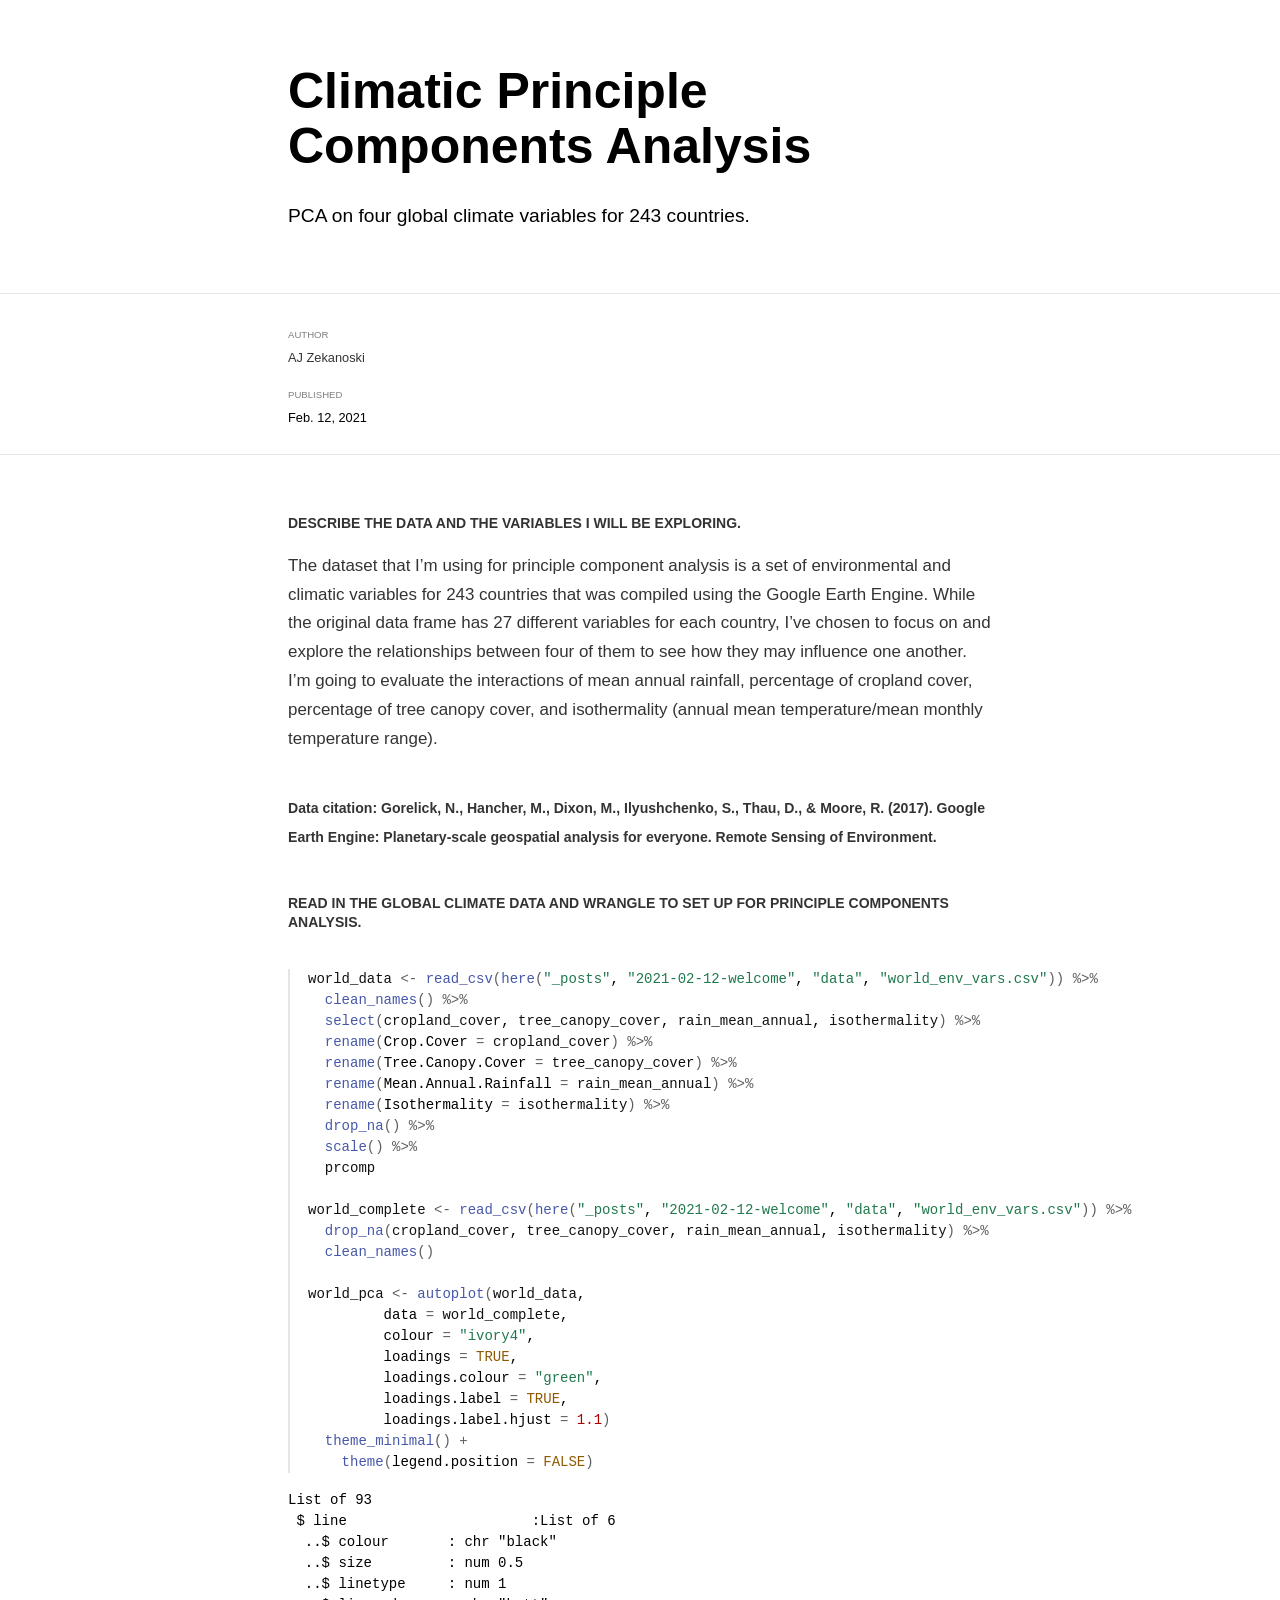
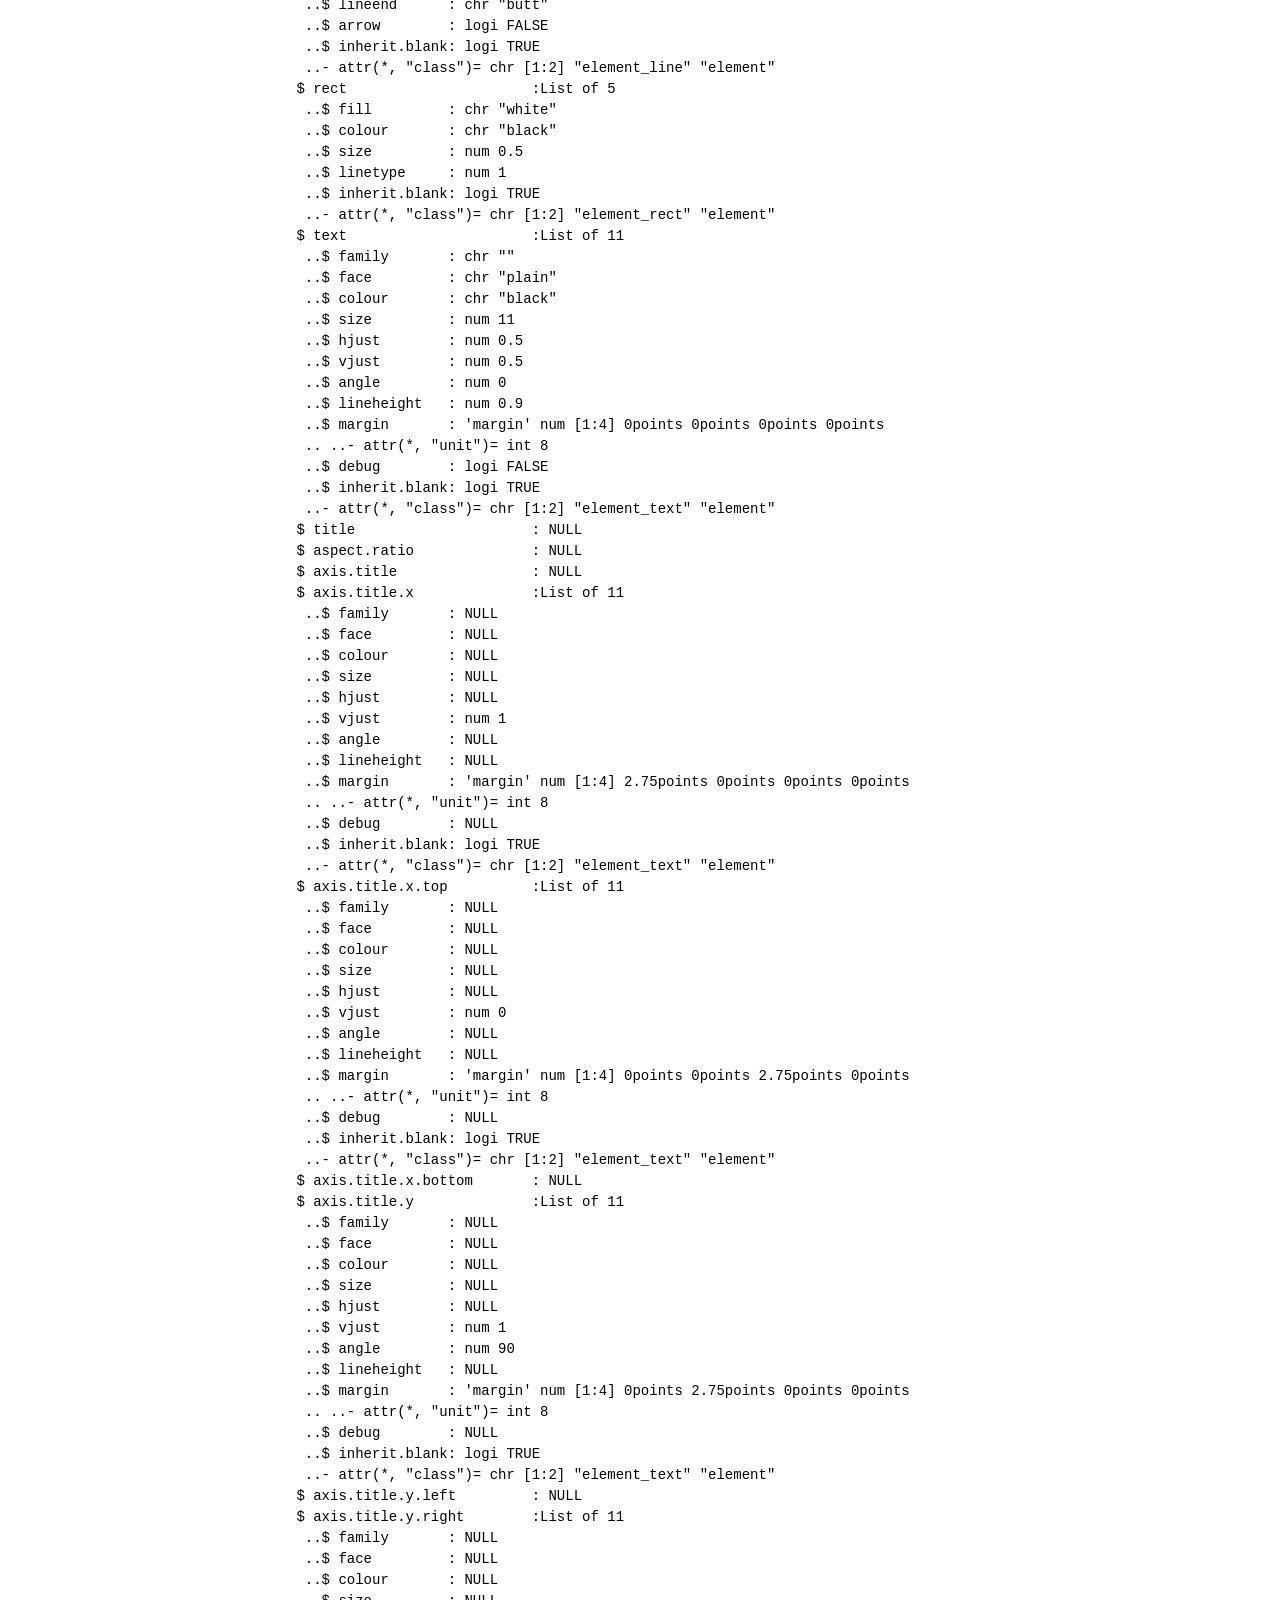
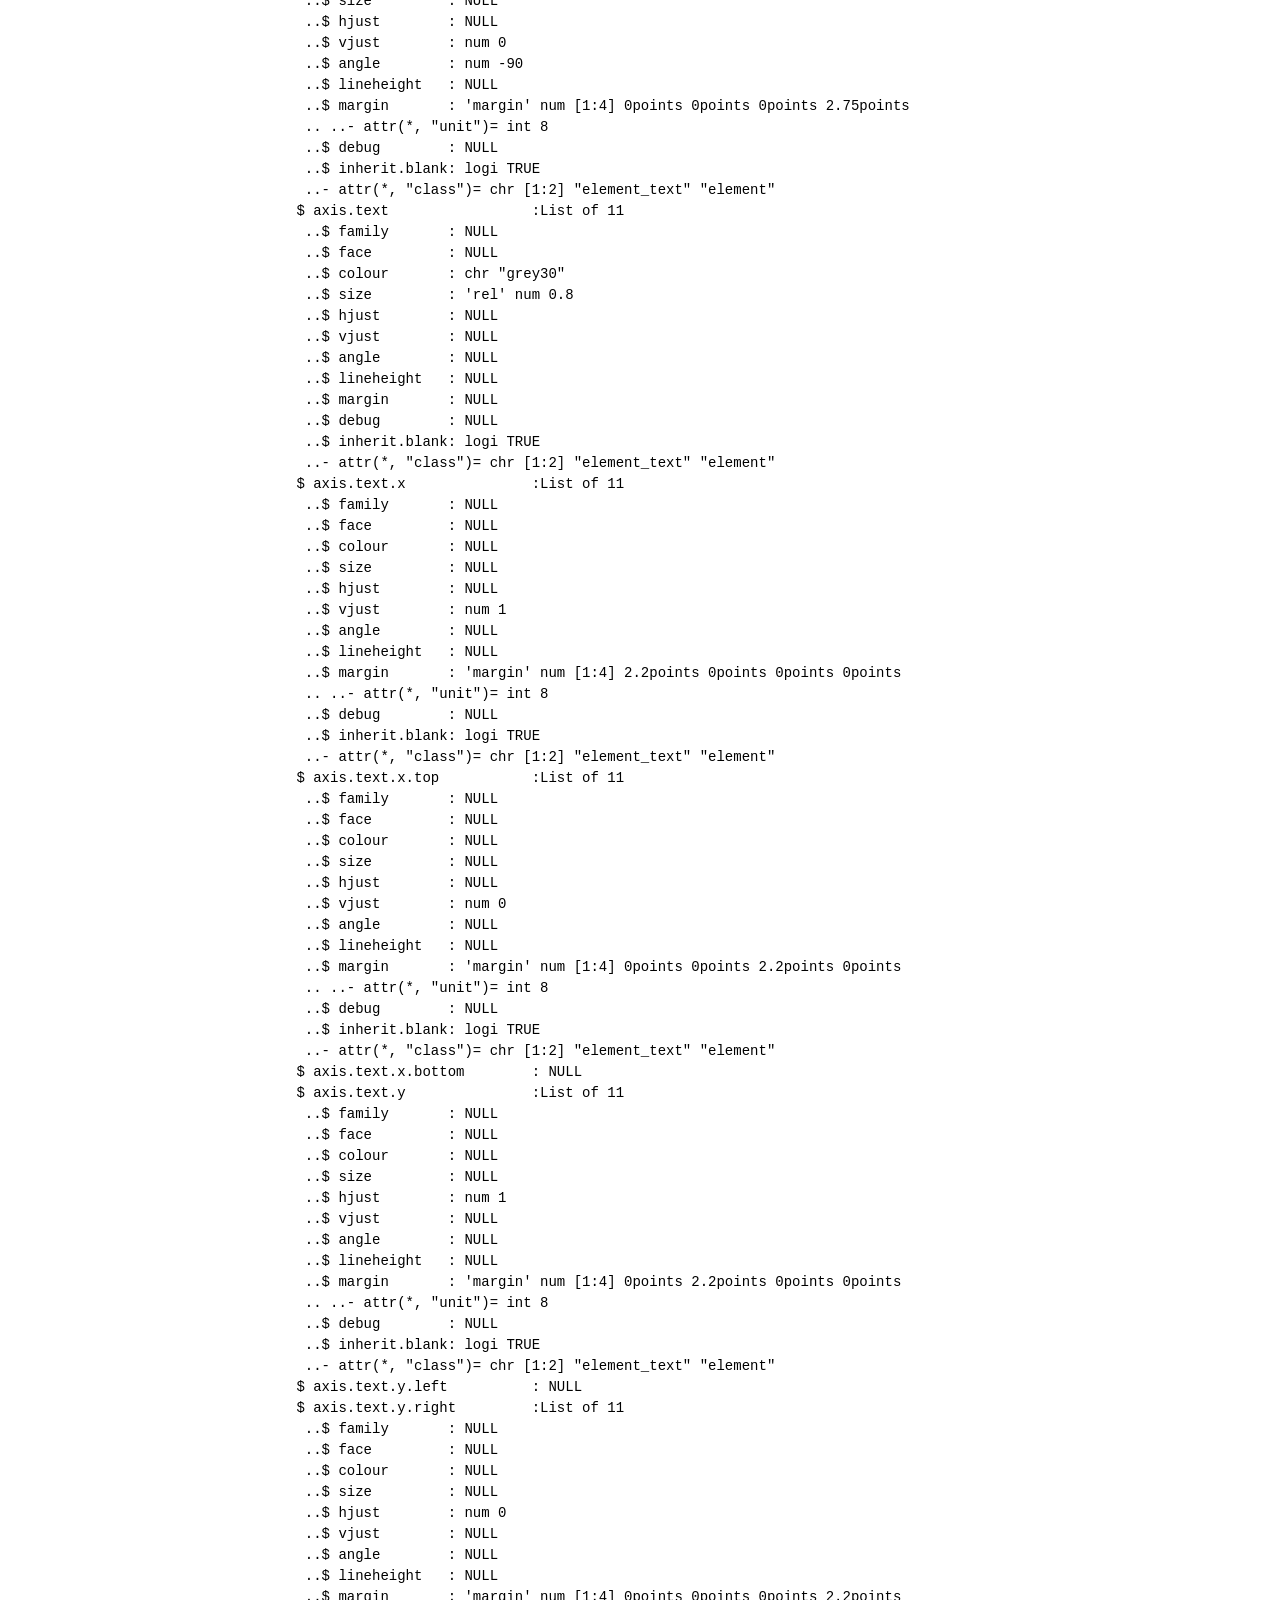
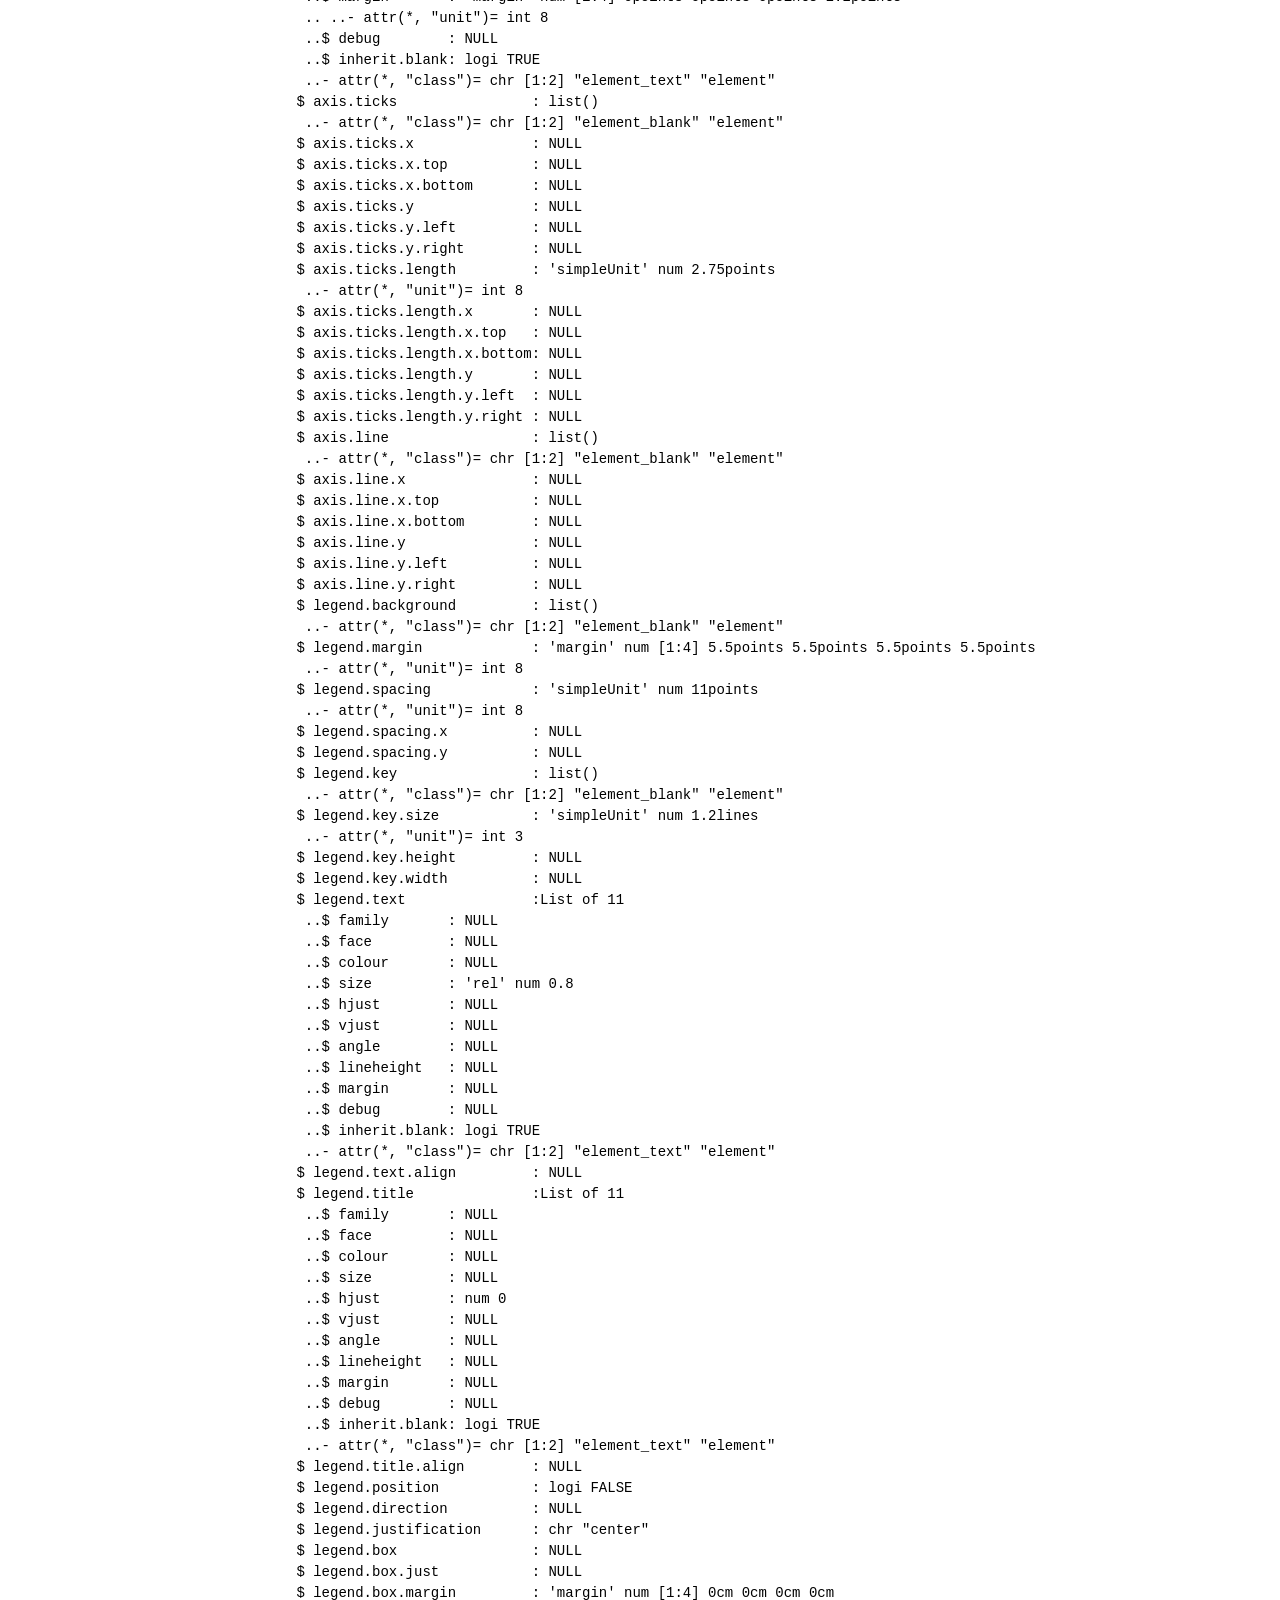
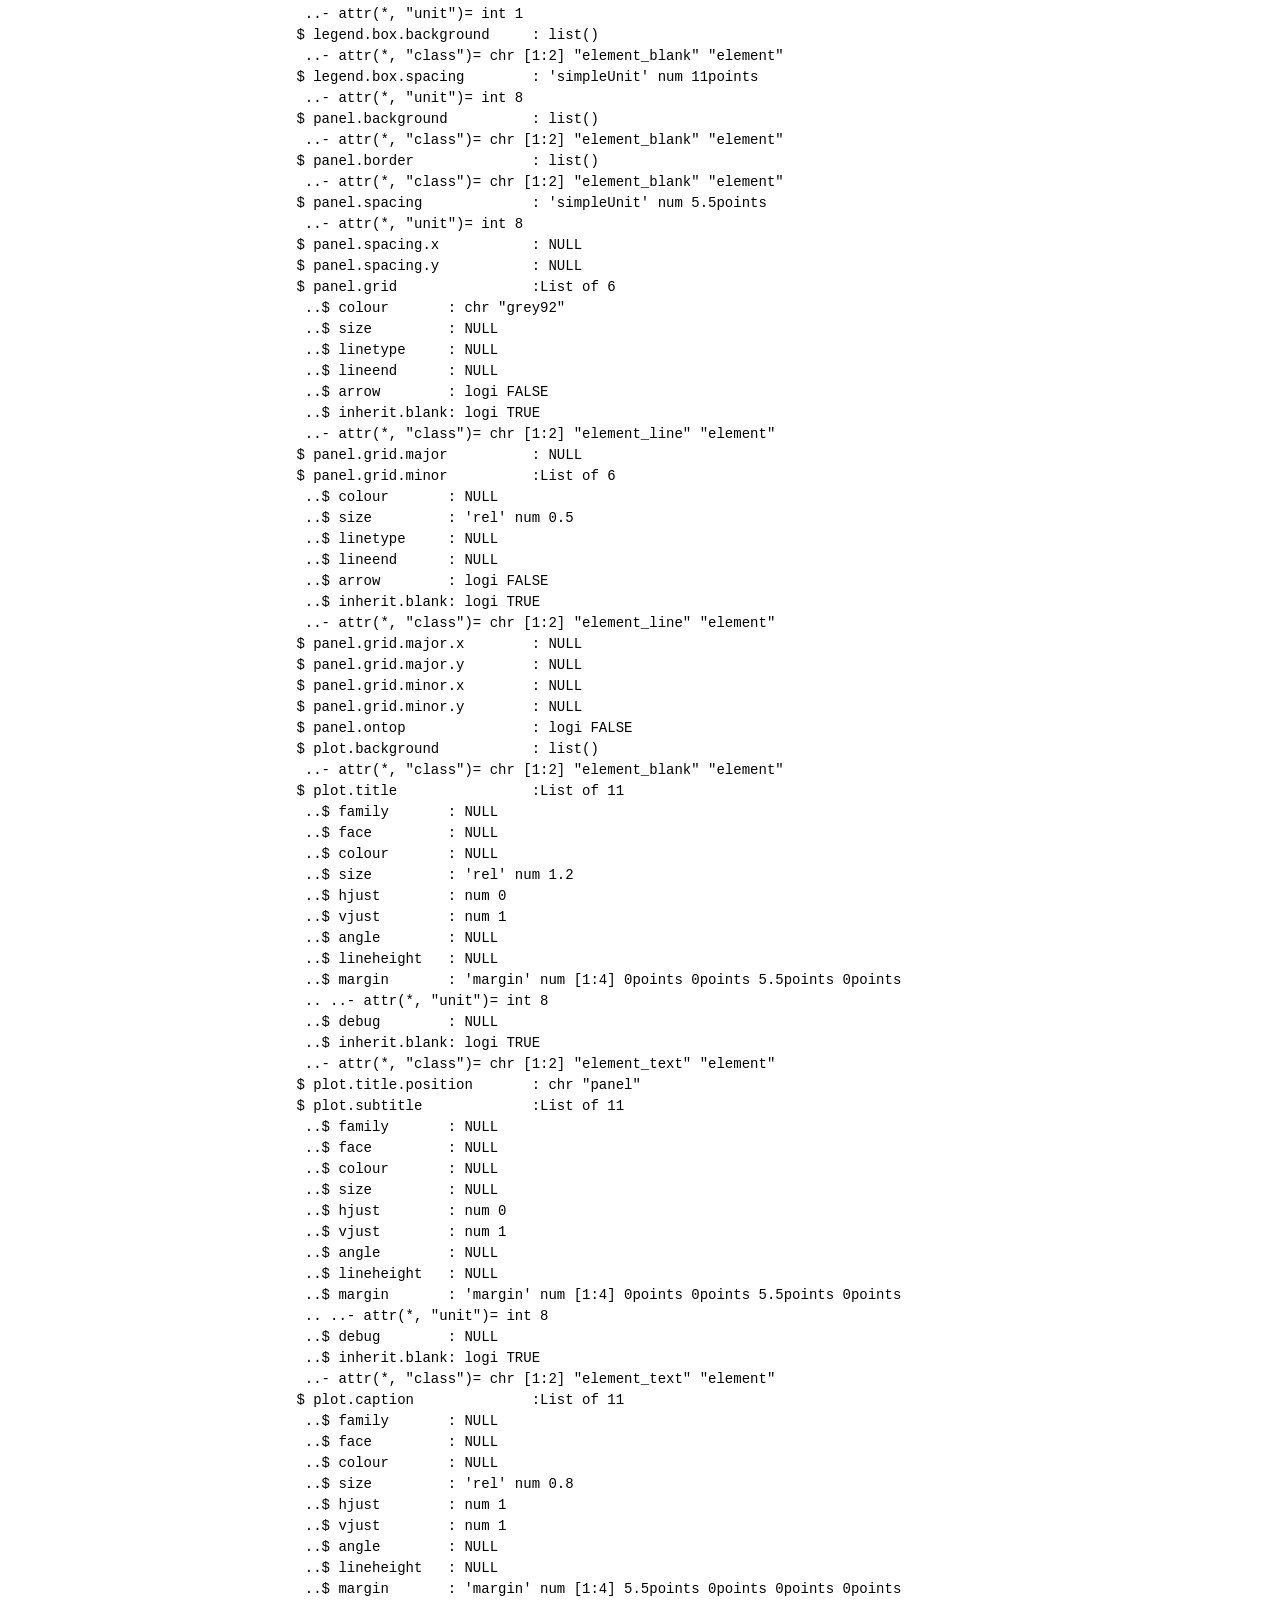
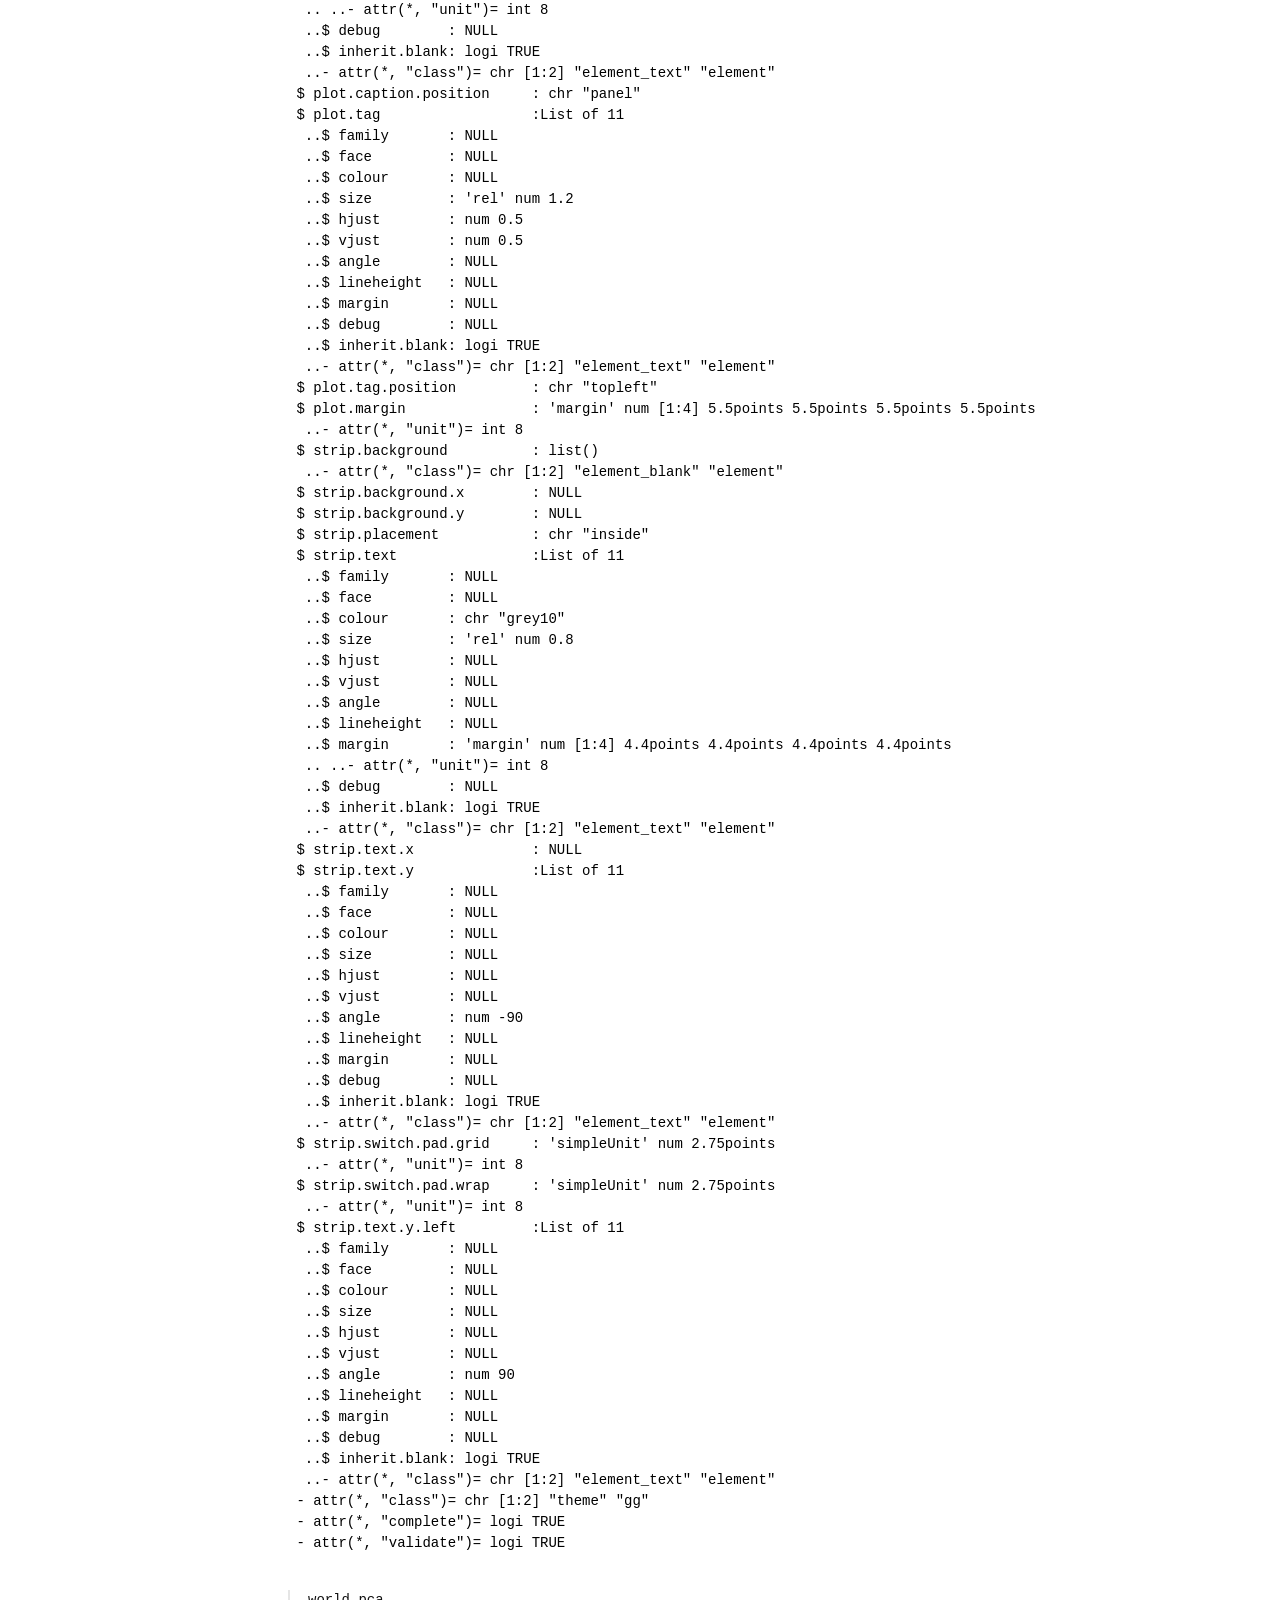
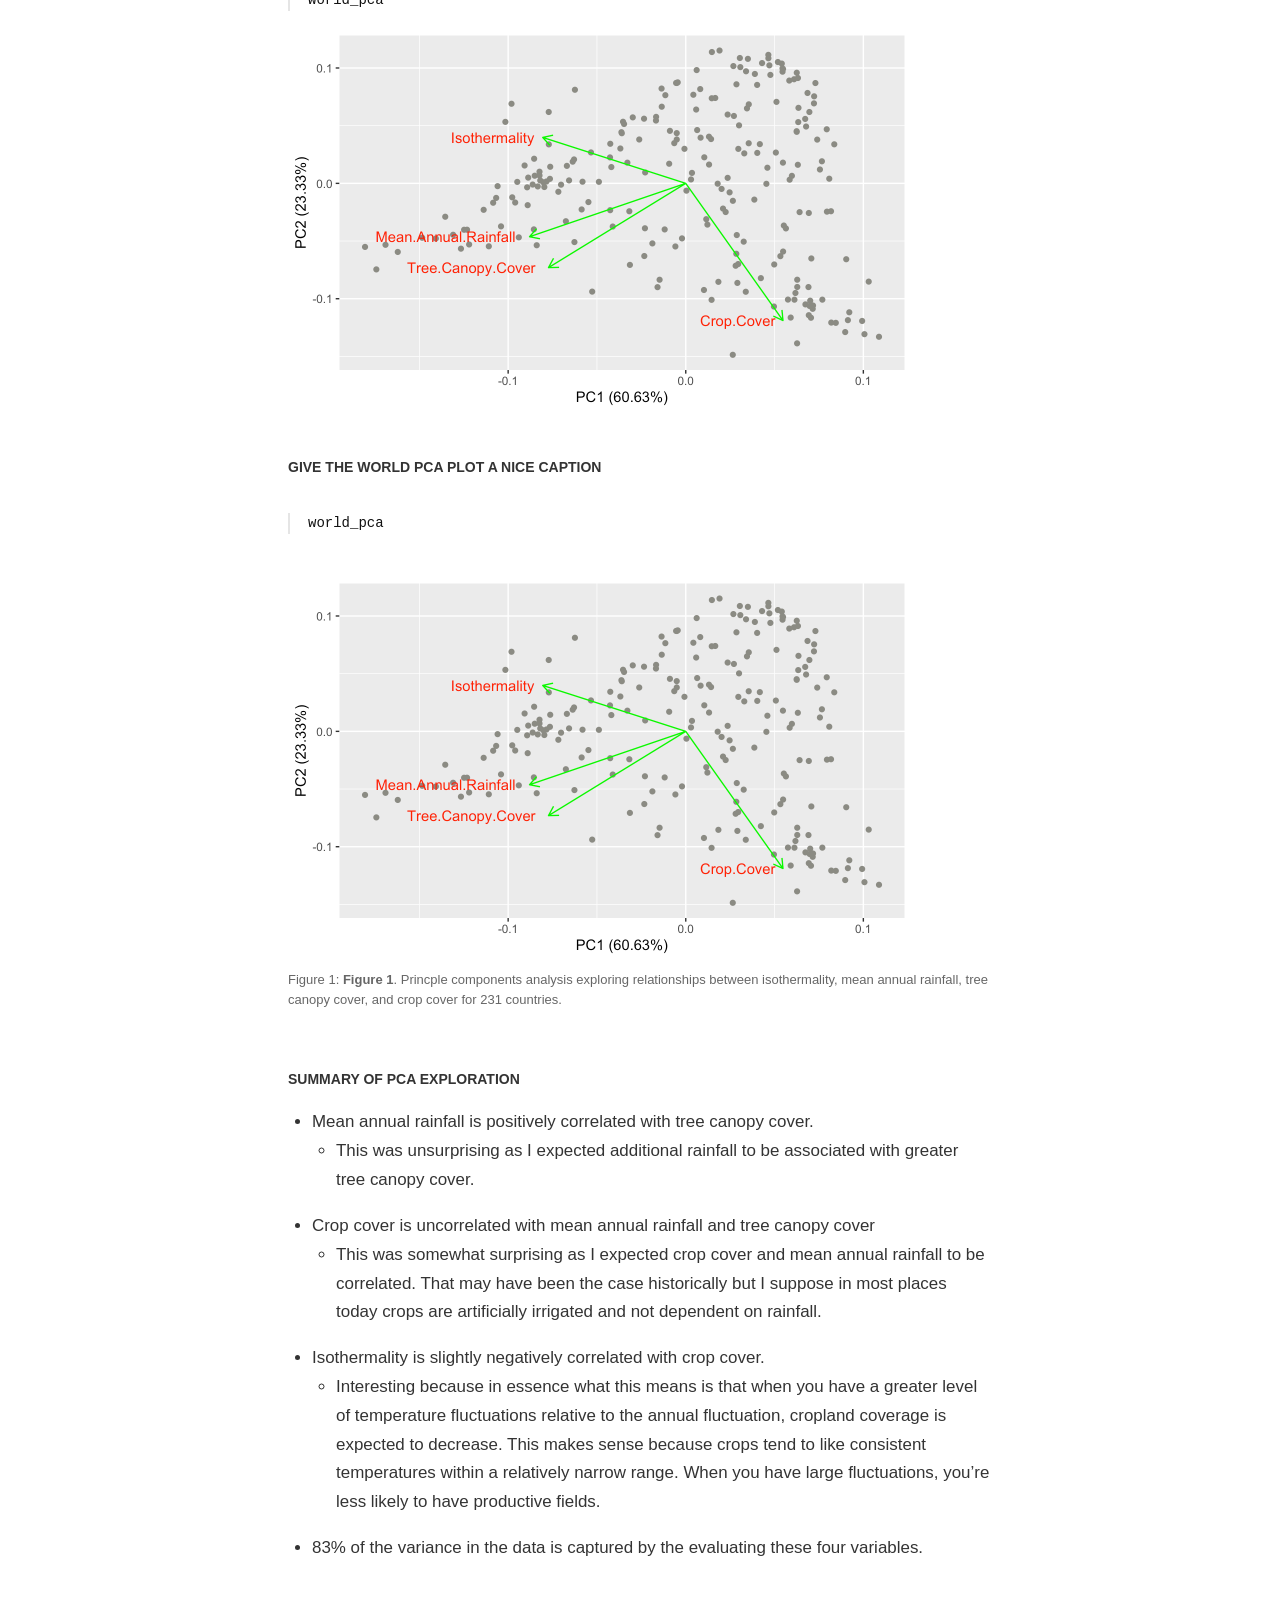
<file: _posts/2021-02-12-welcome/welcome.html>
<!DOCTYPE html>

<html xmlns="http://www.w3.org/1999/xhtml" lang="" xml:lang="">

<head>
  <meta charset="utf-8"/>
  <meta name="viewport" content="width=device-width, initial-scale=1"/>
  <meta http-equiv="X-UA-Compatible" content="IE=Edge,chrome=1"/>
  <meta name="generator" content="distill" />

  <style type="text/css">
  /* Hide doc at startup (prevent jankiness while JS renders/transforms) */
  body {
    visibility: hidden;
  }
  </style>

 <!--radix_placeholder_import_source-->
 <!--/radix_placeholder_import_source-->

<style type="text/css">code{white-space: pre;}</style>
<style type="text/css" data-origin="pandoc">
pre > code.sourceCode { white-space: pre; position: relative; }
pre > code.sourceCode > span { display: inline-block; line-height: 1.25; }
pre > code.sourceCode > span:empty { height: 1.2em; }
code.sourceCode > span { color: inherit; text-decoration: inherit; }
div.sourceCode { margin: 1em 0; }
pre.sourceCode { margin: 0; }
@media screen {
div.sourceCode { overflow: auto; }
}
@media print {
pre > code.sourceCode { white-space: pre-wrap; }
pre > code.sourceCode > span { text-indent: -5em; padding-left: 5em; }
}
pre.numberSource code
  { counter-reset: source-line 0; }
pre.numberSource code > span
  { position: relative; left: -4em; counter-increment: source-line; }
pre.numberSource code > span > a:first-child::before
  { content: counter(source-line);
    position: relative; left: -1em; text-align: right; vertical-align: baseline;
    border: none; display: inline-block;
    -webkit-touch-callout: none; -webkit-user-select: none;
    -khtml-user-select: none; -moz-user-select: none;
    -ms-user-select: none; user-select: none;
    padding: 0 4px; width: 4em;
    color: #aaaaaa;
  }
pre.numberSource { margin-left: 3em; border-left: 1px solid #aaaaaa;  padding-left: 4px; }
div.sourceCode
  {   }
@media screen {
pre > code.sourceCode > span > a:first-child::before { text-decoration: underline; }
}
code span.al { color: #ad0000; } /* Alert */
code span.an { color: #5e5e5e; } /* Annotation */
code span.at { color: #20794d; } /* Attribute */
code span.bn { color: #ad0000; } /* BaseN */
code span.bu { } /* BuiltIn */
code span.cf { color: #007ba5; } /* ControlFlow */
code span.ch { color: #20794d; } /* Char */
code span.cn { color: #8f5902; } /* Constant */
code span.co { color: #5e5e5e; } /* Comment */
code span.cv { color: #5e5e5e; font-style: italic; } /* CommentVar */
code span.do { color: #5e5e5e; font-style: italic; } /* Documentation */
code span.dt { color: #ad0000; } /* DataType */
code span.dv { color: #ad0000; } /* DecVal */
code span.er { color: #ad0000; } /* Error */
code span.ex { } /* Extension */
code span.fl { color: #ad0000; } /* Float */
code span.fu { color: #4758ab; } /* Function */
code span.im { } /* Import */
code span.in { color: #5e5e5e; } /* Information */
code span.kw { color: #007ba5; } /* Keyword */
code span.op { color: #5e5e5e; } /* Operator */
code span.ot { color: #007ba5; } /* Other */
code span.pp { color: #ad0000; } /* Preprocessor */
code span.sc { color: #20794d; } /* SpecialChar */
code span.ss { color: #20794d; } /* SpecialString */
code span.st { color: #20794d; } /* String */
code span.va { color: #111111; } /* Variable */
code span.vs { color: #20794d; } /* VerbatimString */
code span.wa { color: #5e5e5e; font-style: italic; } /* Warning */
</style>

  <!--radix_placeholder_meta_tags-->
  <title>Climatic Principle Components Analysis</title>

  <meta property="description" itemprop="description" content="PCA on four global climate variables for 243 countries."/>


  <!--  https://schema.org/Article -->
  <meta property="article:published" itemprop="datePublished" content="2021-02-12"/>
  <meta property="article:created" itemprop="dateCreated" content="2021-02-12"/>
  <meta name="article:author" content="AJ Zekanoski"/>

  <!--  https://developers.facebook.com/docs/sharing/webmasters#markup -->
  <meta property="og:title" content="Climatic Principle Components Analysis"/>
  <meta property="og:type" content="article"/>
  <meta property="og:description" content="PCA on four global climate variables for 243 countries."/>
  <meta property="og:locale" content="en_US"/>

  <!--  https://dev.twitter.com/cards/types/summary -->
  <meta property="twitter:card" content="summary"/>
  <meta property="twitter:title" content="Climatic Principle Components Analysis"/>
  <meta property="twitter:description" content="PCA on four global climate variables for 243 countries."/>

  <!--/radix_placeholder_meta_tags-->
  <!--radix_placeholder_rmarkdown_metadata-->

  <script type="text/json" id="radix-rmarkdown-metadata">
  {"type":"list","attributes":{"names":{"type":"character","attributes":{},"value":["title","description","theme","author","date","output"]}},"value":[{"type":"character","attributes":{},"value":["Climatic Principle Components Analysis"]},{"type":"character","attributes":{},"value":["PCA on four global climate variables for 243 countries.\n"]},{"type":"character","attributes":{},"value":["aj_theme.css"]},{"type":"list","attributes":{},"value":[{"type":"list","attributes":{"names":{"type":"character","attributes":{},"value":["name"]}},"value":[{"type":"character","attributes":{},"value":["AJ Zekanoski"]}]}]},{"type":"character","attributes":{},"value":["2021-02-12"]},{"type":"list","attributes":{"names":{"type":"character","attributes":{},"value":["distill::distill_article"]}},"value":[{"type":"list","attributes":{"names":{"type":"character","attributes":{},"value":["self_contained"]}},"value":[{"type":"logical","attributes":{},"value":[false]}]}]}]}
  </script>
  <!--/radix_placeholder_rmarkdown_metadata-->
  
  <script type="text/json" id="radix-resource-manifest">
  {"type":"character","attributes":{},"value":["data/sierra_amphibians.xlsx","data/world_env_vars.csv","welcome_files/anchor-4.2.2/anchor.min.js","welcome_files/bowser-1.9.3/bowser.min.js","welcome_files/distill-2.2.21/template.v2.js","welcome_files/figure-html5/unnamed-chunk-1-1.png","welcome_files/figure-html5/unnamed-chunk-2-1.png","welcome_files/header-attrs-2.6.6/header-attrs.js","welcome_files/header-attrs-2.7/header-attrs.js","welcome_files/jquery-1.11.3/jquery.min.js","welcome_files/popper-2.6.0/popper.min.js","welcome_files/tippy-6.2.7/tippy-bundle.umd.min.js","welcome_files/tippy-6.2.7/tippy-light-border.css","welcome_files/tippy-6.2.7/tippy.css","welcome_files/tippy-6.2.7/tippy.umd.min.js","welcome_files/webcomponents-2.0.0/webcomponents.js"]}
  </script>
  <!--radix_placeholder_navigation_in_header-->
  <!--/radix_placeholder_navigation_in_header-->
  <!--radix_placeholder_distill-->

  <style type="text/css">

  body {
    background-color: white;
  }

  .pandoc-table {
    width: 100%;
  }

  .pandoc-table>caption {
    margin-bottom: 10px;
  }

  .pandoc-table th:not([align]) {
    text-align: left;
  }

  .pagedtable-footer {
    font-size: 15px;
  }

  d-byline .byline {
    grid-template-columns: 2fr 2fr;
  }

  d-byline .byline h3 {
    margin-block-start: 1.5em;
  }

  d-byline .byline .authors-affiliations h3 {
    margin-block-start: 0.5em;
  }

  .authors-affiliations .orcid-id {
    width: 16px;
    height:16px;
    margin-left: 4px;
    margin-right: 4px;
    vertical-align: middle;
    padding-bottom: 2px;
  }

  d-title .dt-tags {
    margin-top: 1em;
    grid-column: text;
  }

  .dt-tags .dt-tag {
    text-decoration: none;
    display: inline-block;
    color: rgba(0,0,0,0.6);
    padding: 0em 0.4em;
    margin-right: 0.5em;
    margin-bottom: 0.4em;
    font-size: 70%;
    border: 1px solid rgba(0,0,0,0.2);
    border-radius: 3px;
    text-transform: uppercase;
    font-weight: 500;
  }

  d-article table.gt_table td,
  d-article table.gt_table th {
    border-bottom: none;
  }

  .html-widget {
    margin-bottom: 2.0em;
  }

  .l-screen-inset {
    padding-right: 16px;
  }

  .l-screen .caption {
    margin-left: 10px;
  }

  .shaded {
    background: rgb(247, 247, 247);
    padding-top: 20px;
    padding-bottom: 20px;
    border-top: 1px solid rgba(0, 0, 0, 0.1);
    border-bottom: 1px solid rgba(0, 0, 0, 0.1);
  }

  .shaded .html-widget {
    margin-bottom: 0;
    border: 1px solid rgba(0, 0, 0, 0.1);
  }

  .shaded .shaded-content {
    background: white;
  }

  .text-output {
    margin-top: 0;
    line-height: 1.5em;
  }

  .hidden {
    display: none !important;
  }

  d-article {
    padding-top: 2.5rem;
    padding-bottom: 30px;
  }

  d-appendix {
    padding-top: 30px;
  }

  d-article>p>img {
    width: 100%;
  }

  d-article h2 {
    margin: 1rem 0 1.5rem 0;
  }

  d-article h3 {
    margin-top: 1.5rem;
  }

  d-article iframe {
    border: 1px solid rgba(0, 0, 0, 0.1);
    margin-bottom: 2.0em;
    width: 100%;
  }

  /* Tweak code blocks */

  d-article div.sourceCode code,
  d-article pre code {
    font-family: Consolas, Monaco, 'Andale Mono', 'Ubuntu Mono', monospace;
  }

  d-article pre,
  d-article div.sourceCode,
  d-article div.sourceCode pre {
    overflow: auto;
  }

  d-article div.sourceCode {
    background-color: white;
  }

  d-article div.sourceCode pre {
    padding-left: 10px;
    font-size: 12px;
    border-left: 2px solid rgba(0,0,0,0.1);
  }

  d-article pre {
    font-size: 12px;
    color: black;
    background: none;
    margin-top: 0;
    text-align: left;
    white-space: pre;
    word-spacing: normal;
    word-break: normal;
    word-wrap: normal;
    line-height: 1.5;

    -moz-tab-size: 4;
    -o-tab-size: 4;
    tab-size: 4;

    -webkit-hyphens: none;
    -moz-hyphens: none;
    -ms-hyphens: none;
    hyphens: none;
  }

  d-article pre a {
    border-bottom: none;
  }

  d-article pre a:hover {
    border-bottom: none;
    text-decoration: underline;
  }

  d-article details {
    grid-column: text;
    margin-bottom: 0.8em;
  }

  @media(min-width: 768px) {

  d-article pre,
  d-article div.sourceCode,
  d-article div.sourceCode pre {
    overflow: visible !important;
  }

  d-article div.sourceCode pre {
    padding-left: 18px;
    font-size: 14px;
  }

  d-article pre {
    font-size: 14px;
  }

  }

  figure img.external {
    background: white;
    border: 1px solid rgba(0, 0, 0, 0.1);
    box-shadow: 0 1px 8px rgba(0, 0, 0, 0.1);
    padding: 18px;
    box-sizing: border-box;
  }

  /* CSS for d-contents */

  .d-contents {
    grid-column: text;
    color: rgba(0,0,0,0.8);
    font-size: 0.9em;
    padding-bottom: 1em;
    margin-bottom: 1em;
    padding-bottom: 0.5em;
    margin-bottom: 1em;
    padding-left: 0.25em;
    justify-self: start;
  }

  @media(min-width: 1000px) {
    .d-contents.d-contents-float {
      height: 0;
      grid-column-start: 1;
      grid-column-end: 4;
      justify-self: center;
      padding-right: 3em;
      padding-left: 2em;
    }
  }

  .d-contents nav h3 {
    font-size: 18px;
    margin-top: 0;
    margin-bottom: 1em;
  }

  .d-contents li {
    list-style-type: none
  }

  .d-contents nav > ul {
    padding-left: 0;
  }

  .d-contents ul {
    padding-left: 1em
  }

  .d-contents nav ul li {
    margin-top: 0.6em;
    margin-bottom: 0.2em;
  }

  .d-contents nav a {
    font-size: 13px;
    border-bottom: none;
    text-decoration: none
    color: rgba(0, 0, 0, 0.8);
  }

  .d-contents nav a:hover {
    text-decoration: underline solid rgba(0, 0, 0, 0.6)
  }

  .d-contents nav > ul > li > a {
    font-weight: 600;
  }

  .d-contents nav > ul > li > ul {
    font-weight: inherit;
  }

  .d-contents nav > ul > li > ul > li {
    margin-top: 0.2em;
  }


  .d-contents nav ul {
    margin-top: 0;
    margin-bottom: 0.25em;
  }

  .d-article-with-toc h2:nth-child(2) {
    margin-top: 0;
  }


  /* Figure */

  .figure {
    position: relative;
    margin-bottom: 2.5em;
    margin-top: 1.5em;
  }

  .figure img {
    width: 100%;
  }

  .figure .caption {
    color: rgba(0, 0, 0, 0.6);
    font-size: 12px;
    line-height: 1.5em;
  }

  .figure img.external {
    background: white;
    border: 1px solid rgba(0, 0, 0, 0.1);
    box-shadow: 0 1px 8px rgba(0, 0, 0, 0.1);
    padding: 18px;
    box-sizing: border-box;
  }

  .figure .caption a {
    color: rgba(0, 0, 0, 0.6);
  }

  .figure .caption b,
  .figure .caption strong, {
    font-weight: 600;
    color: rgba(0, 0, 0, 1.0);
  }

  /* Citations */

  d-article .citation {
    color: inherit;
    cursor: inherit;
  }

  div.hanging-indent{
    margin-left: 1em; text-indent: -1em;
  }

  /* Citation hover box */

  .tippy-box[data-theme~=light-border] {
    background-color: rgba(250, 250, 250, 0.95);
  }

  .tippy-content > p {
    margin-bottom: 0;
    padding: 2px;
  }


  /* Tweak 1000px media break to show more text */

  @media(min-width: 1000px) {
    .base-grid,
    distill-header,
    d-title,
    d-abstract,
    d-article,
    d-appendix,
    distill-appendix,
    d-byline,
    d-footnote-list,
    d-citation-list,
    distill-footer {
      grid-template-columns: [screen-start] 1fr [page-start kicker-start] 80px [middle-start] 50px [text-start kicker-end] 65px 65px 65px 65px 65px 65px 65px 65px [text-end gutter-start] 65px [middle-end] 65px [page-end gutter-end] 1fr [screen-end];
      grid-column-gap: 16px;
    }

    .grid {
      grid-column-gap: 16px;
    }

    d-article {
      font-size: 1.06rem;
      line-height: 1.7em;
    }
    figure .caption, .figure .caption, figure figcaption {
      font-size: 13px;
    }
  }

  @media(min-width: 1180px) {
    .base-grid,
    distill-header,
    d-title,
    d-abstract,
    d-article,
    d-appendix,
    distill-appendix,
    d-byline,
    d-footnote-list,
    d-citation-list,
    distill-footer {
      grid-template-columns: [screen-start] 1fr [page-start kicker-start] 60px [middle-start] 60px [text-start kicker-end] 60px 60px 60px 60px 60px 60px 60px 60px [text-end gutter-start] 60px [middle-end] 60px [page-end gutter-end] 1fr [screen-end];
      grid-column-gap: 32px;
    }

    .grid {
      grid-column-gap: 32px;
    }
  }


  /* Get the citation styles for the appendix (not auto-injected on render since
     we do our own rendering of the citation appendix) */

  d-appendix .citation-appendix,
  .d-appendix .citation-appendix {
    font-size: 11px;
    line-height: 15px;
    border-left: 1px solid rgba(0, 0, 0, 0.1);
    padding-left: 18px;
    border: 1px solid rgba(0,0,0,0.1);
    background: rgba(0, 0, 0, 0.02);
    padding: 10px 18px;
    border-radius: 3px;
    color: rgba(150, 150, 150, 1);
    overflow: hidden;
    margin-top: -12px;
    white-space: pre-wrap;
    word-wrap: break-word;
  }

  /* Include appendix styles here so they can be overridden */

  d-appendix {
    contain: layout style;
    font-size: 0.8em;
    line-height: 1.7em;
    margin-top: 60px;
    margin-bottom: 0;
    border-top: 1px solid rgba(0, 0, 0, 0.1);
    color: rgba(0,0,0,0.5);
    padding-top: 60px;
    padding-bottom: 48px;
  }

  d-appendix h3 {
    grid-column: page-start / text-start;
    font-size: 15px;
    font-weight: 500;
    margin-top: 1em;
    margin-bottom: 0;
    color: rgba(0,0,0,0.65);
  }

  d-appendix h3 + * {
    margin-top: 1em;
  }

  d-appendix ol {
    padding: 0 0 0 15px;
  }

  @media (min-width: 768px) {
    d-appendix ol {
      padding: 0 0 0 30px;
      margin-left: -30px;
    }
  }

  d-appendix li {
    margin-bottom: 1em;
  }

  d-appendix a {
    color: rgba(0, 0, 0, 0.6);
  }

  d-appendix > * {
    grid-column: text;
  }

  d-appendix > d-footnote-list,
  d-appendix > d-citation-list,
  d-appendix > distill-appendix {
    grid-column: screen;
  }

  /* Include footnote styles here so they can be overridden */

  d-footnote-list {
    contain: layout style;
  }

  d-footnote-list > * {
    grid-column: text;
  }

  d-footnote-list a.footnote-backlink {
    color: rgba(0,0,0,0.3);
    padding-left: 0.5em;
  }



  /* Anchor.js */

  .anchorjs-link {
    /*transition: all .25s linear; */
    text-decoration: none;
    border-bottom: none;
  }
  *:hover > .anchorjs-link {
    margin-left: -1.125em !important;
    text-decoration: none;
    border-bottom: none;
  }

  /* Social footer */

  .social_footer {
    margin-top: 30px;
    margin-bottom: 0;
    color: rgba(0,0,0,0.67);
  }

  .disqus-comments {
    margin-right: 30px;
  }

  .disqus-comment-count {
    border-bottom: 1px solid rgba(0, 0, 0, 0.4);
    cursor: pointer;
  }

  #disqus_thread {
    margin-top: 30px;
  }

  .article-sharing a {
    border-bottom: none;
    margin-right: 8px;
  }

  .article-sharing a:hover {
    border-bottom: none;
  }

  .sidebar-section.subscribe {
    font-size: 12px;
    line-height: 1.6em;
  }

  .subscribe p {
    margin-bottom: 0.5em;
  }


  .article-footer .subscribe {
    font-size: 15px;
    margin-top: 45px;
  }


  .sidebar-section.custom {
    font-size: 12px;
    line-height: 1.6em;
  }

  .custom p {
    margin-bottom: 0.5em;
  }

  /* Styles for listing layout (hide title) */
  .layout-listing d-title, .layout-listing .d-title {
    display: none;
  }

  /* Styles for posts lists (not auto-injected) */


  .posts-with-sidebar {
    padding-left: 45px;
    padding-right: 45px;
  }

  .posts-list .description h2,
  .posts-list .description p {
    font-family: -apple-system, BlinkMacSystemFont, "Segoe UI", Roboto, Oxygen, Ubuntu, Cantarell, "Fira Sans", "Droid Sans", "Helvetica Neue", Arial, sans-serif;
  }

  .posts-list .description h2 {
    font-weight: 700;
    border-bottom: none;
    padding-bottom: 0;
  }

  .posts-list h2.post-tag {
    border-bottom: 1px solid rgba(0, 0, 0, 0.2);
    padding-bottom: 12px;
  }
  .posts-list {
    margin-top: 60px;
    margin-bottom: 24px;
  }

  .posts-list .post-preview {
    text-decoration: none;
    overflow: hidden;
    display: block;
    border-bottom: 1px solid rgba(0, 0, 0, 0.1);
    padding: 24px 0;
  }

  .post-preview-last {
    border-bottom: none !important;
  }

  .posts-list .posts-list-caption {
    grid-column: screen;
    font-weight: 400;
  }

  .posts-list .post-preview h2 {
    margin: 0 0 6px 0;
    line-height: 1.2em;
    font-style: normal;
    font-size: 24px;
  }

  .posts-list .post-preview p {
    margin: 0 0 12px 0;
    line-height: 1.4em;
    font-size: 16px;
  }

  .posts-list .post-preview .thumbnail {
    box-sizing: border-box;
    margin-bottom: 24px;
    position: relative;
    max-width: 500px;
  }
  .posts-list .post-preview img {
    width: 100%;
    display: block;
  }

  .posts-list .metadata {
    font-size: 12px;
    line-height: 1.4em;
    margin-bottom: 18px;
  }

  .posts-list .metadata > * {
    display: inline-block;
  }

  .posts-list .metadata .publishedDate {
    margin-right: 2em;
  }

  .posts-list .metadata .dt-authors {
    display: block;
    margin-top: 0.3em;
    margin-right: 2em;
  }

  .posts-list .dt-tags {
    display: block;
    line-height: 1em;
  }

  .posts-list .dt-tags .dt-tag {
    display: inline-block;
    color: rgba(0,0,0,0.6);
    padding: 0.3em 0.4em;
    margin-right: 0.2em;
    margin-bottom: 0.4em;
    font-size: 60%;
    border: 1px solid rgba(0,0,0,0.2);
    border-radius: 3px;
    text-transform: uppercase;
    font-weight: 500;
  }

  .posts-list img {
    opacity: 1;
  }

  .posts-list img[data-src] {
    opacity: 0;
  }

  .posts-more {
    clear: both;
  }


  .posts-sidebar {
    font-size: 16px;
  }

  .posts-sidebar h3 {
    font-size: 16px;
    margin-top: 0;
    margin-bottom: 0.5em;
    font-weight: 400;
    text-transform: uppercase;
  }

  .sidebar-section {
    margin-bottom: 30px;
  }

  .categories ul {
    list-style-type: none;
    margin: 0;
    padding: 0;
  }

  .categories li {
    color: rgba(0, 0, 0, 0.8);
    margin-bottom: 0;
  }

  .categories li>a {
    border-bottom: none;
  }

  .categories li>a:hover {
    border-bottom: 1px solid rgba(0, 0, 0, 0.4);
  }

  .categories .active {
    font-weight: 600;
  }

  .categories .category-count {
    color: rgba(0, 0, 0, 0.4);
  }


  @media(min-width: 768px) {
    .posts-list .post-preview h2 {
      font-size: 26px;
    }
    .posts-list .post-preview .thumbnail {
      float: right;
      width: 30%;
      margin-bottom: 0;
    }
    .posts-list .post-preview .description {
      float: left;
      width: 45%;
    }
    .posts-list .post-preview .metadata {
      float: left;
      width: 20%;
      margin-top: 8px;
    }
    .posts-list .post-preview p {
      margin: 0 0 12px 0;
      line-height: 1.5em;
      font-size: 16px;
    }
    .posts-with-sidebar .posts-list {
      float: left;
      width: 75%;
    }
    .posts-with-sidebar .posts-sidebar {
      float: right;
      width: 20%;
      margin-top: 60px;
      padding-top: 24px;
      padding-bottom: 24px;
    }
  }


  /* Improve display for browsers without grid (IE/Edge <= 15) */

  .downlevel {
    line-height: 1.6em;
    font-family: -apple-system, BlinkMacSystemFont, "Segoe UI", Roboto, Oxygen, Ubuntu, Cantarell, "Fira Sans", "Droid Sans", "Helvetica Neue", Arial, sans-serif;
    margin: 0;
  }

  .downlevel .d-title {
    padding-top: 6rem;
    padding-bottom: 1.5rem;
  }

  .downlevel .d-title h1 {
    font-size: 50px;
    font-weight: 700;
    line-height: 1.1em;
    margin: 0 0 0.5rem;
  }

  .downlevel .d-title p {
    font-weight: 300;
    font-size: 1.2rem;
    line-height: 1.55em;
    margin-top: 0;
  }

  .downlevel .d-byline {
    padding-top: 0.8em;
    padding-bottom: 0.8em;
    font-size: 0.8rem;
    line-height: 1.8em;
  }

  .downlevel .section-separator {
    border: none;
    border-top: 1px solid rgba(0, 0, 0, 0.1);
  }

  .downlevel .d-article {
    font-size: 1.06rem;
    line-height: 1.7em;
    padding-top: 1rem;
    padding-bottom: 2rem;
  }


  .downlevel .d-appendix {
    padding-left: 0;
    padding-right: 0;
    max-width: none;
    font-size: 0.8em;
    line-height: 1.7em;
    margin-bottom: 0;
    color: rgba(0,0,0,0.5);
    padding-top: 40px;
    padding-bottom: 48px;
  }

  .downlevel .footnotes ol {
    padding-left: 13px;
  }

  .downlevel .base-grid,
  .downlevel .distill-header,
  .downlevel .d-title,
  .downlevel .d-abstract,
  .downlevel .d-article,
  .downlevel .d-appendix,
  .downlevel .distill-appendix,
  .downlevel .d-byline,
  .downlevel .d-footnote-list,
  .downlevel .d-citation-list,
  .downlevel .distill-footer,
  .downlevel .appendix-bottom,
  .downlevel .posts-container {
    padding-left: 40px;
    padding-right: 40px;
  }

  @media(min-width: 768px) {
    .downlevel .base-grid,
    .downlevel .distill-header,
    .downlevel .d-title,
    .downlevel .d-abstract,
    .downlevel .d-article,
    .downlevel .d-appendix,
    .downlevel .distill-appendix,
    .downlevel .d-byline,
    .downlevel .d-footnote-list,
    .downlevel .d-citation-list,
    .downlevel .distill-footer,
    .downlevel .appendix-bottom,
    .downlevel .posts-container {
    padding-left: 150px;
    padding-right: 150px;
    max-width: 900px;
  }
  }

  .downlevel pre code {
    display: block;
    border-left: 2px solid rgba(0, 0, 0, .1);
    padding: 0 0 0 20px;
    font-size: 14px;
  }

  .downlevel code, .downlevel pre {
    color: black;
    background: none;
    font-family: Consolas, Monaco, 'Andale Mono', 'Ubuntu Mono', monospace;
    text-align: left;
    white-space: pre;
    word-spacing: normal;
    word-break: normal;
    word-wrap: normal;
    line-height: 1.5;

    -moz-tab-size: 4;
    -o-tab-size: 4;
    tab-size: 4;

    -webkit-hyphens: none;
    -moz-hyphens: none;
    -ms-hyphens: none;
    hyphens: none;
  }

  .downlevel .posts-list .post-preview {
    color: inherit;
  }



  </style>

  <script type="application/javascript">

  function is_downlevel_browser() {
    if (bowser.isUnsupportedBrowser({ msie: "12", msedge: "16"},
                                   window.navigator.userAgent)) {
      return true;
    } else {
      return window.load_distill_framework === undefined;
    }
  }

  // show body when load is complete
  function on_load_complete() {

    // add anchors
    if (window.anchors) {
      window.anchors.options.placement = 'left';
      window.anchors.add('d-article > h2, d-article > h3, d-article > h4, d-article > h5');
    }


    // set body to visible
    document.body.style.visibility = 'visible';

    // force redraw for leaflet widgets
    if (window.HTMLWidgets) {
      var maps = window.HTMLWidgets.findAll(".leaflet");
      $.each(maps, function(i, el) {
        var map = this.getMap();
        map.invalidateSize();
        map.eachLayer(function(layer) {
          if (layer instanceof L.TileLayer)
            layer.redraw();
        });
      });
    }

    // trigger 'shown' so htmlwidgets resize
    $('d-article').trigger('shown');
  }

  function init_distill() {

    init_common();

    // create front matter
    var front_matter = $('<d-front-matter></d-front-matter>');
    $('#distill-front-matter').wrap(front_matter);

    // create d-title
    $('.d-title').changeElementType('d-title');

    // create d-byline
    var byline = $('<d-byline></d-byline>');
    $('.d-byline').replaceWith(byline);

    // create d-article
    var article = $('<d-article></d-article>');
    $('.d-article').wrap(article).children().unwrap();

    // move posts container into article
    $('.posts-container').appendTo($('d-article'));

    // create d-appendix
    $('.d-appendix').changeElementType('d-appendix');

    // flag indicating that we have appendix items
    var appendix = $('.appendix-bottom').children('h3').length > 0;

    // replace footnotes with <d-footnote>
    $('.footnote-ref').each(function(i, val) {
      appendix = true;
      var href = $(this).attr('href');
      var id = href.replace('#', '');
      var fn = $('#' + id);
      var fn_p = $('#' + id + '>p');
      fn_p.find('.footnote-back').remove();
      var text = fn_p.html();
      var dtfn = $('<d-footnote></d-footnote>');
      dtfn.html(text);
      $(this).replaceWith(dtfn);
    });
    // remove footnotes
    $('.footnotes').remove();

    // move refs into #references-listing
    $('#references-listing').replaceWith($('#refs'));

    $('h1.appendix, h2.appendix').each(function(i, val) {
      $(this).changeElementType('h3');
    });
    $('h3.appendix').each(function(i, val) {
      var id = $(this).attr('id');
      $('.d-contents a[href="#' + id + '"]').parent().remove();
      appendix = true;
      $(this).nextUntil($('h1, h2, h3')).addBack().appendTo($('d-appendix'));
    });

    // show d-appendix if we have appendix content
    $("d-appendix").css('display', appendix ? 'grid' : 'none');

    // localize layout chunks to just output
    $('.layout-chunk').each(function(i, val) {

      // capture layout
      var layout = $(this).attr('data-layout');

      // apply layout to markdown level block elements
      var elements = $(this).children().not('details, div.sourceCode, pre, script');
      elements.each(function(i, el) {
        var layout_div = $('<div class="' + layout + '"></div>');
        if (layout_div.hasClass('shaded')) {
          var shaded_content = $('<div class="shaded-content"></div>');
          $(this).wrap(shaded_content);
          $(this).parent().wrap(layout_div);
        } else {
          $(this).wrap(layout_div);
        }
      });


      // unwrap the layout-chunk div
      $(this).children().unwrap();
    });

    // remove code block used to force  highlighting css
    $('.distill-force-highlighting-css').parent().remove();

    // remove empty line numbers inserted by pandoc when using a
    // custom syntax highlighting theme
    $('code.sourceCode a:empty').remove();

    // load distill framework
    load_distill_framework();

    // wait for window.distillRunlevel == 4 to do post processing
    function distill_post_process() {

      if (!window.distillRunlevel || window.distillRunlevel < 4)
        return;

      // hide author/affiliations entirely if we have no authors
      var front_matter = JSON.parse($("#distill-front-matter").html());
      var have_authors = front_matter.authors && front_matter.authors.length > 0;
      if (!have_authors)
        $('d-byline').addClass('hidden');

      // article with toc class
      $('.d-contents').parent().addClass('d-article-with-toc');

      // strip links that point to #
      $('.authors-affiliations').find('a[href="#"]').removeAttr('href');

      // add orcid ids
      $('.authors-affiliations').find('.author').each(function(i, el) {
        var orcid_id = front_matter.authors[i].orcidID;
        if (orcid_id) {
          var a = $('<a></a>');
          a.attr('href', 'https://orcid.org/' + orcid_id);
          var img = $('<img></img>');
          img.addClass('orcid-id');
          img.attr('alt', 'ORCID ID');
          img.attr('src','[data-uri]');
          a.append(img);
          $(this).append(a);
        }
      });

      // hide elements of author/affiliations grid that have no value
      function hide_byline_column(caption) {
        $('d-byline').find('h3:contains("' + caption + '")').parent().css('visibility', 'hidden');
      }

      // affiliations
      var have_affiliations = false;
      for (var i = 0; i<front_matter.authors.length; ++i) {
        var author = front_matter.authors[i];
        if (author.affiliation !== "&nbsp;") {
          have_affiliations = true;
          break;
        }
      }
      if (!have_affiliations)
        $('d-byline').find('h3:contains("Affiliations")').css('visibility', 'hidden');

      // published date
      if (!front_matter.publishedDate)
        hide_byline_column("Published");

      // document object identifier
      var doi = $('d-byline').find('h3:contains("DOI")');
      var doi_p = doi.next().empty();
      if (!front_matter.doi) {
        // if we have a citation and valid citationText then link to that
        if ($('#citation').length > 0 && front_matter.citationText) {
          doi.html('Citation');
          $('<a href="#citation"></a>')
            .text(front_matter.citationText)
            .appendTo(doi_p);
        } else {
          hide_byline_column("DOI");
        }
      } else {
        $('<a></a>')
           .attr('href', "https://doi.org/" + front_matter.doi)
           .html(front_matter.doi)
           .appendTo(doi_p);
      }

       // change plural form of authors/affiliations
      if (front_matter.authors.length === 1) {
        var grid = $('.authors-affiliations');
        grid.children('h3:contains("Authors")').text('Author');
        grid.children('h3:contains("Affiliations")').text('Affiliation');
      }

      // remove d-appendix and d-footnote-list local styles
      $('d-appendix > style:first-child').remove();
      $('d-footnote-list > style:first-child').remove();

      // move appendix-bottom entries to the bottom
      $('.appendix-bottom').appendTo('d-appendix').children().unwrap();
      $('.appendix-bottom').remove();

      // hoverable references
      $('span.citation[data-cites]').each(function() {
        var refHtml = $('#ref-' + $(this).attr('data-cites')).html();
        window.tippy(this, {
          allowHTML: true,
          content: refHtml,
          maxWidth: 500,
          interactive: true,
          interactiveBorder: 10,
          theme: 'light-border',
          placement: 'bottom-start'
        });
      });

      // clear polling timer
      clearInterval(tid);

      // show body now that everything is ready
      on_load_complete();
    }

    var tid = setInterval(distill_post_process, 50);
    distill_post_process();

  }

  function init_downlevel() {

    init_common();

     // insert hr after d-title
    $('.d-title').after($('<hr class="section-separator"/>'));

    // check if we have authors
    var front_matter = JSON.parse($("#distill-front-matter").html());
    var have_authors = front_matter.authors && front_matter.authors.length > 0;

    // manage byline/border
    if (!have_authors)
      $('.d-byline').remove();
    $('.d-byline').after($('<hr class="section-separator"/>'));
    $('.d-byline a').remove();

    // remove toc
    $('.d-contents').remove();

    // move appendix elements
    $('h1.appendix, h2.appendix').each(function(i, val) {
      $(this).changeElementType('h3');
    });
    $('h3.appendix').each(function(i, val) {
      $(this).nextUntil($('h1, h2, h3')).addBack().appendTo($('.d-appendix'));
    });


    // inject headers into references and footnotes
    var refs_header = $('<h3></h3>');
    refs_header.text('References');
    $('#refs').prepend(refs_header);

    var footnotes_header = $('<h3></h3');
    footnotes_header.text('Footnotes');
    $('.footnotes').children('hr').first().replaceWith(footnotes_header);

    // move appendix-bottom entries to the bottom
    $('.appendix-bottom').appendTo('.d-appendix').children().unwrap();
    $('.appendix-bottom').remove();

    // remove appendix if it's empty
    if ($('.d-appendix').children().length === 0)
      $('.d-appendix').remove();

    // prepend separator above appendix
    $('.d-appendix').before($('<hr class="section-separator" style="clear: both"/>'));

    // trim code
    $('pre>code').each(function(i, val) {
      $(this).html($.trim($(this).html()));
    });

    // move posts-container right before article
    $('.posts-container').insertBefore($('.d-article'));

    $('body').addClass('downlevel');

    on_load_complete();
  }


  function init_common() {

    // jquery plugin to change element types
    (function($) {
      $.fn.changeElementType = function(newType) {
        var attrs = {};

        $.each(this[0].attributes, function(idx, attr) {
          attrs[attr.nodeName] = attr.nodeValue;
        });

        this.replaceWith(function() {
          return $("<" + newType + "/>", attrs).append($(this).contents());
        });
      };
    })(jQuery);

    // prevent underline for linked images
    $('a > img').parent().css({'border-bottom' : 'none'});

    // mark non-body figures created by knitr chunks as 100% width
    $('.layout-chunk').each(function(i, val) {
      var figures = $(this).find('img, .html-widget');
      if ($(this).attr('data-layout') !== "l-body") {
        figures.css('width', '100%');
      } else {
        figures.css('max-width', '100%');
        figures.filter("[width]").each(function(i, val) {
          var fig = $(this);
          fig.css('width', fig.attr('width') + 'px');
        });

      }
    });

    // auto-append index.html to post-preview links in file: protocol
    // and in rstudio ide preview
    $('.post-preview').each(function(i, val) {
      if (window.location.protocol === "file:")
        $(this).attr('href', $(this).attr('href') + "index.html");
    });

    // get rid of index.html references in header
    if (window.location.protocol !== "file:") {
      $('.distill-site-header a[href]').each(function(i,val) {
        $(this).attr('href', $(this).attr('href').replace("index.html", "./"));
      });
    }

    // add class to pandoc style tables
    $('tr.header').parent('thead').parent('table').addClass('pandoc-table');
    $('.kable-table').children('table').addClass('pandoc-table');

    // add figcaption style to table captions
    $('caption').parent('table').addClass("figcaption");

    // initialize posts list
    if (window.init_posts_list)
      window.init_posts_list();

    // implmement disqus comment link
    $('.disqus-comment-count').click(function() {
      window.headroom_prevent_pin = true;
      $('#disqus_thread').toggleClass('hidden');
      if (!$('#disqus_thread').hasClass('hidden')) {
        var offset = $(this).offset();
        $(window).resize();
        $('html, body').animate({
          scrollTop: offset.top - 35
        });
      }
    });
  }

  document.addEventListener('DOMContentLoaded', function() {
    if (is_downlevel_browser())
      init_downlevel();
    else
      window.addEventListener('WebComponentsReady', init_distill);
  });

  </script>

  <!--/radix_placeholder_distill-->
  <script src="welcome_files/header-attrs-2.7/header-attrs.js"></script>
  <script src="welcome_files/jquery-1.11.3/jquery.min.js"></script>
  <script src="welcome_files/popper-2.6.0/popper.min.js"></script>
  <link href="welcome_files/tippy-6.2.7/tippy.css" rel="stylesheet" />
  <link href="welcome_files/tippy-6.2.7/tippy-light-border.css" rel="stylesheet" />
  <script src="welcome_files/tippy-6.2.7/tippy.umd.min.js"></script>
  <script src="welcome_files/anchor-4.2.2/anchor.min.js"></script>
  <script src="welcome_files/bowser-1.9.3/bowser.min.js"></script>
  <script src="welcome_files/webcomponents-2.0.0/webcomponents.js"></script>
  <script src="welcome_files/distill-2.2.21/template.v2.js"></script>
  <!--radix_placeholder_site_in_header-->
  <!--/radix_placeholder_site_in_header-->


</head>

<body>

<!--radix_placeholder_front_matter-->

<script id="distill-front-matter" type="text/json">
{"title":"Climatic Principle Components Analysis","description":"PCA on four global climate variables for 243 countries.","authors":[{"author":"AJ Zekanoski","authorURL":"#","affiliation":"&nbsp;","affiliationURL":"#","orcidID":""}],"publishedDate":"2021-02-12T00:00:00.000+00:00","citationText":"Zekanoski, 2021"}
</script>

<!--/radix_placeholder_front_matter-->
<!--radix_placeholder_navigation_before_body-->
<!--/radix_placeholder_navigation_before_body-->
<!--radix_placeholder_site_before_body-->
<!--/radix_placeholder_site_before_body-->

<div class="d-title">
<h1>Climatic Principle Components Analysis</h1>
<!--radix_placeholder_categories-->
<!--/radix_placeholder_categories-->
<p><p>PCA on four global climate variables for 243 countries.</p></p>
</div>

<div class="d-byline">
  AJ Zekanoski  
  
<br/>2021-02-12
</div>

<div class="d-article">
<h4 id="describe-the-data-and-the-variables-i-will-be-exploring.">Describe the data and the variables I will be exploring.</h4>
<p>The dataset that I’m using for principle component analysis is a set of environmental and climatic variables for 243 countries that was compiled using the Google Earth Engine. While the original data frame has 27 different variables for each country, I’ve chosen to focus on and explore the relationships between four of them to see how they may influence one another. I’m going to evaluate the interactions of mean annual rainfall, percentage of cropland cover, percentage of tree canopy cover, and isothermality (annual mean temperature/mean monthly temperature range).</p>
<h5 id="data-citation-gorelick-n.-hancher-m.-dixon-m.-ilyushchenko-s.-thau-d.-moore-r.-2017.-google-earth-engine-planetary-scale-geospatial-analysis-for-everyone.-remote-sensing-of-environment.">Data citation: Gorelick, N., Hancher, M., Dixon, M., Ilyushchenko, S., Thau, D., &amp; Moore, R. (2017). Google Earth Engine: Planetary-scale geospatial analysis for everyone. Remote Sensing of Environment.</h5>
<h4 id="read-in-the-global-climate-data-and-wrangle-to-set-up-for-principle-components-analysis.">Read in the global climate data and wrangle to set up for principle components analysis.</h4>
<div class="layout-chunk" data-layout="l-body">
<div class="sourceCode">
<pre class="sourceCode r"><code class="sourceCode r"><span class='va'>world_data</span> <span class='op'>&lt;-</span> <span class='fu'>read_csv</span><span class='op'>(</span><span class='fu'><a href='https://here.r-lib.org//reference/here.html'>here</a></span><span class='op'>(</span><span class='st'>"_posts"</span>, <span class='st'>"2021-02-12-welcome"</span>, <span class='st'>"data"</span>, <span class='st'>"world_env_vars.csv"</span><span class='op'>)</span><span class='op'>)</span> <span class='op'>%&gt;%</span> 
  <span class='fu'><a href='https://rdrr.io/pkg/janitor/man/clean_names.html'>clean_names</a></span><span class='op'>(</span><span class='op'>)</span> <span class='op'>%&gt;%</span> 
  <span class='fu'><a href='https://dplyr.tidyverse.org/reference/select.html'>select</a></span><span class='op'>(</span><span class='va'>cropland_cover</span>, <span class='va'>tree_canopy_cover</span>, <span class='va'>rain_mean_annual</span>, <span class='va'>isothermality</span><span class='op'>)</span> <span class='op'>%&gt;%</span> 
  <span class='fu'><a href='https://dplyr.tidyverse.org/reference/rename.html'>rename</a></span><span class='op'>(</span>Crop.Cover <span class='op'>=</span> <span class='va'>cropland_cover</span><span class='op'>)</span> <span class='op'>%&gt;%</span> 
  <span class='fu'><a href='https://dplyr.tidyverse.org/reference/rename.html'>rename</a></span><span class='op'>(</span>Tree.Canopy.Cover <span class='op'>=</span> <span class='va'>tree_canopy_cover</span><span class='op'>)</span> <span class='op'>%&gt;%</span> 
  <span class='fu'><a href='https://dplyr.tidyverse.org/reference/rename.html'>rename</a></span><span class='op'>(</span>Mean.Annual.Rainfall <span class='op'>=</span> <span class='va'>rain_mean_annual</span><span class='op'>)</span> <span class='op'>%&gt;%</span> 
  <span class='fu'><a href='https://dplyr.tidyverse.org/reference/rename.html'>rename</a></span><span class='op'>(</span>Isothermality <span class='op'>=</span> <span class='va'>isothermality</span><span class='op'>)</span> <span class='op'>%&gt;%</span> 
  <span class='fu'>drop_na</span><span class='op'>(</span><span class='op'>)</span> <span class='op'>%&gt;%</span> 
  <span class='fu'><a href='https://rdrr.io/r/base/scale.html'>scale</a></span><span class='op'>(</span><span class='op'>)</span> <span class='op'>%&gt;%</span> 
  <span class='va'>prcomp</span>

<span class='va'>world_complete</span> <span class='op'>&lt;-</span> <span class='fu'>read_csv</span><span class='op'>(</span><span class='fu'><a href='https://here.r-lib.org//reference/here.html'>here</a></span><span class='op'>(</span><span class='st'>"_posts"</span>, <span class='st'>"2021-02-12-welcome"</span>, <span class='st'>"data"</span>, <span class='st'>"world_env_vars.csv"</span><span class='op'>)</span><span class='op'>)</span> <span class='op'>%&gt;%</span> 
  <span class='fu'>drop_na</span><span class='op'>(</span><span class='va'>cropland_cover</span>, <span class='va'>tree_canopy_cover</span>, <span class='va'>rain_mean_annual</span>, <span class='va'>isothermality</span><span class='op'>)</span> <span class='op'>%&gt;%</span> 
  <span class='fu'><a href='https://rdrr.io/pkg/janitor/man/clean_names.html'>clean_names</a></span><span class='op'>(</span><span class='op'>)</span>

<span class='va'>world_pca</span> <span class='op'>&lt;-</span> <span class='fu'>autoplot</span><span class='op'>(</span><span class='va'>world_data</span>,
         data <span class='op'>=</span> <span class='va'>world_complete</span>,
         colour <span class='op'>=</span> <span class='st'>"ivory4"</span>,
         loadings <span class='op'>=</span> <span class='cn'>TRUE</span>,
         loadings.colour <span class='op'>=</span> <span class='st'>"green"</span>,
         loadings.label <span class='op'>=</span> <span class='cn'>TRUE</span>,
         loadings.label.hjust <span class='op'>=</span> <span class='fl'>1.1</span><span class='op'>)</span>
  <span class='fu'>theme_minimal</span><span class='op'>(</span><span class='op'>)</span> <span class='op'>+</span>
    <span class='fu'>theme</span><span class='op'>(</span>legend.position <span class='op'>=</span> <span class='cn'>FALSE</span><span class='op'>)</span>
</code></pre>
</div>
<pre><code>List of 93
 $ line                      :List of 6
  ..$ colour       : chr &quot;black&quot;
  ..$ size         : num 0.5
  ..$ linetype     : num 1
  ..$ lineend      : chr &quot;butt&quot;
  ..$ arrow        : logi FALSE
  ..$ inherit.blank: logi TRUE
  ..- attr(*, &quot;class&quot;)= chr [1:2] &quot;element_line&quot; &quot;element&quot;
 $ rect                      :List of 5
  ..$ fill         : chr &quot;white&quot;
  ..$ colour       : chr &quot;black&quot;
  ..$ size         : num 0.5
  ..$ linetype     : num 1
  ..$ inherit.blank: logi TRUE
  ..- attr(*, &quot;class&quot;)= chr [1:2] &quot;element_rect&quot; &quot;element&quot;
 $ text                      :List of 11
  ..$ family       : chr &quot;&quot;
  ..$ face         : chr &quot;plain&quot;
  ..$ colour       : chr &quot;black&quot;
  ..$ size         : num 11
  ..$ hjust        : num 0.5
  ..$ vjust        : num 0.5
  ..$ angle        : num 0
  ..$ lineheight   : num 0.9
  ..$ margin       : &#39;margin&#39; num [1:4] 0points 0points 0points 0points
  .. ..- attr(*, &quot;unit&quot;)= int 8
  ..$ debug        : logi FALSE
  ..$ inherit.blank: logi TRUE
  ..- attr(*, &quot;class&quot;)= chr [1:2] &quot;element_text&quot; &quot;element&quot;
 $ title                     : NULL
 $ aspect.ratio              : NULL
 $ axis.title                : NULL
 $ axis.title.x              :List of 11
  ..$ family       : NULL
  ..$ face         : NULL
  ..$ colour       : NULL
  ..$ size         : NULL
  ..$ hjust        : NULL
  ..$ vjust        : num 1
  ..$ angle        : NULL
  ..$ lineheight   : NULL
  ..$ margin       : &#39;margin&#39; num [1:4] 2.75points 0points 0points 0points
  .. ..- attr(*, &quot;unit&quot;)= int 8
  ..$ debug        : NULL
  ..$ inherit.blank: logi TRUE
  ..- attr(*, &quot;class&quot;)= chr [1:2] &quot;element_text&quot; &quot;element&quot;
 $ axis.title.x.top          :List of 11
  ..$ family       : NULL
  ..$ face         : NULL
  ..$ colour       : NULL
  ..$ size         : NULL
  ..$ hjust        : NULL
  ..$ vjust        : num 0
  ..$ angle        : NULL
  ..$ lineheight   : NULL
  ..$ margin       : &#39;margin&#39; num [1:4] 0points 0points 2.75points 0points
  .. ..- attr(*, &quot;unit&quot;)= int 8
  ..$ debug        : NULL
  ..$ inherit.blank: logi TRUE
  ..- attr(*, &quot;class&quot;)= chr [1:2] &quot;element_text&quot; &quot;element&quot;
 $ axis.title.x.bottom       : NULL
 $ axis.title.y              :List of 11
  ..$ family       : NULL
  ..$ face         : NULL
  ..$ colour       : NULL
  ..$ size         : NULL
  ..$ hjust        : NULL
  ..$ vjust        : num 1
  ..$ angle        : num 90
  ..$ lineheight   : NULL
  ..$ margin       : &#39;margin&#39; num [1:4] 0points 2.75points 0points 0points
  .. ..- attr(*, &quot;unit&quot;)= int 8
  ..$ debug        : NULL
  ..$ inherit.blank: logi TRUE
  ..- attr(*, &quot;class&quot;)= chr [1:2] &quot;element_text&quot; &quot;element&quot;
 $ axis.title.y.left         : NULL
 $ axis.title.y.right        :List of 11
  ..$ family       : NULL
  ..$ face         : NULL
  ..$ colour       : NULL
  ..$ size         : NULL
  ..$ hjust        : NULL
  ..$ vjust        : num 0
  ..$ angle        : num -90
  ..$ lineheight   : NULL
  ..$ margin       : &#39;margin&#39; num [1:4] 0points 0points 0points 2.75points
  .. ..- attr(*, &quot;unit&quot;)= int 8
  ..$ debug        : NULL
  ..$ inherit.blank: logi TRUE
  ..- attr(*, &quot;class&quot;)= chr [1:2] &quot;element_text&quot; &quot;element&quot;
 $ axis.text                 :List of 11
  ..$ family       : NULL
  ..$ face         : NULL
  ..$ colour       : chr &quot;grey30&quot;
  ..$ size         : &#39;rel&#39; num 0.8
  ..$ hjust        : NULL
  ..$ vjust        : NULL
  ..$ angle        : NULL
  ..$ lineheight   : NULL
  ..$ margin       : NULL
  ..$ debug        : NULL
  ..$ inherit.blank: logi TRUE
  ..- attr(*, &quot;class&quot;)= chr [1:2] &quot;element_text&quot; &quot;element&quot;
 $ axis.text.x               :List of 11
  ..$ family       : NULL
  ..$ face         : NULL
  ..$ colour       : NULL
  ..$ size         : NULL
  ..$ hjust        : NULL
  ..$ vjust        : num 1
  ..$ angle        : NULL
  ..$ lineheight   : NULL
  ..$ margin       : &#39;margin&#39; num [1:4] 2.2points 0points 0points 0points
  .. ..- attr(*, &quot;unit&quot;)= int 8
  ..$ debug        : NULL
  ..$ inherit.blank: logi TRUE
  ..- attr(*, &quot;class&quot;)= chr [1:2] &quot;element_text&quot; &quot;element&quot;
 $ axis.text.x.top           :List of 11
  ..$ family       : NULL
  ..$ face         : NULL
  ..$ colour       : NULL
  ..$ size         : NULL
  ..$ hjust        : NULL
  ..$ vjust        : num 0
  ..$ angle        : NULL
  ..$ lineheight   : NULL
  ..$ margin       : &#39;margin&#39; num [1:4] 0points 0points 2.2points 0points
  .. ..- attr(*, &quot;unit&quot;)= int 8
  ..$ debug        : NULL
  ..$ inherit.blank: logi TRUE
  ..- attr(*, &quot;class&quot;)= chr [1:2] &quot;element_text&quot; &quot;element&quot;
 $ axis.text.x.bottom        : NULL
 $ axis.text.y               :List of 11
  ..$ family       : NULL
  ..$ face         : NULL
  ..$ colour       : NULL
  ..$ size         : NULL
  ..$ hjust        : num 1
  ..$ vjust        : NULL
  ..$ angle        : NULL
  ..$ lineheight   : NULL
  ..$ margin       : &#39;margin&#39; num [1:4] 0points 2.2points 0points 0points
  .. ..- attr(*, &quot;unit&quot;)= int 8
  ..$ debug        : NULL
  ..$ inherit.blank: logi TRUE
  ..- attr(*, &quot;class&quot;)= chr [1:2] &quot;element_text&quot; &quot;element&quot;
 $ axis.text.y.left          : NULL
 $ axis.text.y.right         :List of 11
  ..$ family       : NULL
  ..$ face         : NULL
  ..$ colour       : NULL
  ..$ size         : NULL
  ..$ hjust        : num 0
  ..$ vjust        : NULL
  ..$ angle        : NULL
  ..$ lineheight   : NULL
  ..$ margin       : &#39;margin&#39; num [1:4] 0points 0points 0points 2.2points
  .. ..- attr(*, &quot;unit&quot;)= int 8
  ..$ debug        : NULL
  ..$ inherit.blank: logi TRUE
  ..- attr(*, &quot;class&quot;)= chr [1:2] &quot;element_text&quot; &quot;element&quot;
 $ axis.ticks                : list()
  ..- attr(*, &quot;class&quot;)= chr [1:2] &quot;element_blank&quot; &quot;element&quot;
 $ axis.ticks.x              : NULL
 $ axis.ticks.x.top          : NULL
 $ axis.ticks.x.bottom       : NULL
 $ axis.ticks.y              : NULL
 $ axis.ticks.y.left         : NULL
 $ axis.ticks.y.right        : NULL
 $ axis.ticks.length         : &#39;simpleUnit&#39; num 2.75points
  ..- attr(*, &quot;unit&quot;)= int 8
 $ axis.ticks.length.x       : NULL
 $ axis.ticks.length.x.top   : NULL
 $ axis.ticks.length.x.bottom: NULL
 $ axis.ticks.length.y       : NULL
 $ axis.ticks.length.y.left  : NULL
 $ axis.ticks.length.y.right : NULL
 $ axis.line                 : list()
  ..- attr(*, &quot;class&quot;)= chr [1:2] &quot;element_blank&quot; &quot;element&quot;
 $ axis.line.x               : NULL
 $ axis.line.x.top           : NULL
 $ axis.line.x.bottom        : NULL
 $ axis.line.y               : NULL
 $ axis.line.y.left          : NULL
 $ axis.line.y.right         : NULL
 $ legend.background         : list()
  ..- attr(*, &quot;class&quot;)= chr [1:2] &quot;element_blank&quot; &quot;element&quot;
 $ legend.margin             : &#39;margin&#39; num [1:4] 5.5points 5.5points 5.5points 5.5points
  ..- attr(*, &quot;unit&quot;)= int 8
 $ legend.spacing            : &#39;simpleUnit&#39; num 11points
  ..- attr(*, &quot;unit&quot;)= int 8
 $ legend.spacing.x          : NULL
 $ legend.spacing.y          : NULL
 $ legend.key                : list()
  ..- attr(*, &quot;class&quot;)= chr [1:2] &quot;element_blank&quot; &quot;element&quot;
 $ legend.key.size           : &#39;simpleUnit&#39; num 1.2lines
  ..- attr(*, &quot;unit&quot;)= int 3
 $ legend.key.height         : NULL
 $ legend.key.width          : NULL
 $ legend.text               :List of 11
  ..$ family       : NULL
  ..$ face         : NULL
  ..$ colour       : NULL
  ..$ size         : &#39;rel&#39; num 0.8
  ..$ hjust        : NULL
  ..$ vjust        : NULL
  ..$ angle        : NULL
  ..$ lineheight   : NULL
  ..$ margin       : NULL
  ..$ debug        : NULL
  ..$ inherit.blank: logi TRUE
  ..- attr(*, &quot;class&quot;)= chr [1:2] &quot;element_text&quot; &quot;element&quot;
 $ legend.text.align         : NULL
 $ legend.title              :List of 11
  ..$ family       : NULL
  ..$ face         : NULL
  ..$ colour       : NULL
  ..$ size         : NULL
  ..$ hjust        : num 0
  ..$ vjust        : NULL
  ..$ angle        : NULL
  ..$ lineheight   : NULL
  ..$ margin       : NULL
  ..$ debug        : NULL
  ..$ inherit.blank: logi TRUE
  ..- attr(*, &quot;class&quot;)= chr [1:2] &quot;element_text&quot; &quot;element&quot;
 $ legend.title.align        : NULL
 $ legend.position           : logi FALSE
 $ legend.direction          : NULL
 $ legend.justification      : chr &quot;center&quot;
 $ legend.box                : NULL
 $ legend.box.just           : NULL
 $ legend.box.margin         : &#39;margin&#39; num [1:4] 0cm 0cm 0cm 0cm
  ..- attr(*, &quot;unit&quot;)= int 1
 $ legend.box.background     : list()
  ..- attr(*, &quot;class&quot;)= chr [1:2] &quot;element_blank&quot; &quot;element&quot;
 $ legend.box.spacing        : &#39;simpleUnit&#39; num 11points
  ..- attr(*, &quot;unit&quot;)= int 8
 $ panel.background          : list()
  ..- attr(*, &quot;class&quot;)= chr [1:2] &quot;element_blank&quot; &quot;element&quot;
 $ panel.border              : list()
  ..- attr(*, &quot;class&quot;)= chr [1:2] &quot;element_blank&quot; &quot;element&quot;
 $ panel.spacing             : &#39;simpleUnit&#39; num 5.5points
  ..- attr(*, &quot;unit&quot;)= int 8
 $ panel.spacing.x           : NULL
 $ panel.spacing.y           : NULL
 $ panel.grid                :List of 6
  ..$ colour       : chr &quot;grey92&quot;
  ..$ size         : NULL
  ..$ linetype     : NULL
  ..$ lineend      : NULL
  ..$ arrow        : logi FALSE
  ..$ inherit.blank: logi TRUE
  ..- attr(*, &quot;class&quot;)= chr [1:2] &quot;element_line&quot; &quot;element&quot;
 $ panel.grid.major          : NULL
 $ panel.grid.minor          :List of 6
  ..$ colour       : NULL
  ..$ size         : &#39;rel&#39; num 0.5
  ..$ linetype     : NULL
  ..$ lineend      : NULL
  ..$ arrow        : logi FALSE
  ..$ inherit.blank: logi TRUE
  ..- attr(*, &quot;class&quot;)= chr [1:2] &quot;element_line&quot; &quot;element&quot;
 $ panel.grid.major.x        : NULL
 $ panel.grid.major.y        : NULL
 $ panel.grid.minor.x        : NULL
 $ panel.grid.minor.y        : NULL
 $ panel.ontop               : logi FALSE
 $ plot.background           : list()
  ..- attr(*, &quot;class&quot;)= chr [1:2] &quot;element_blank&quot; &quot;element&quot;
 $ plot.title                :List of 11
  ..$ family       : NULL
  ..$ face         : NULL
  ..$ colour       : NULL
  ..$ size         : &#39;rel&#39; num 1.2
  ..$ hjust        : num 0
  ..$ vjust        : num 1
  ..$ angle        : NULL
  ..$ lineheight   : NULL
  ..$ margin       : &#39;margin&#39; num [1:4] 0points 0points 5.5points 0points
  .. ..- attr(*, &quot;unit&quot;)= int 8
  ..$ debug        : NULL
  ..$ inherit.blank: logi TRUE
  ..- attr(*, &quot;class&quot;)= chr [1:2] &quot;element_text&quot; &quot;element&quot;
 $ plot.title.position       : chr &quot;panel&quot;
 $ plot.subtitle             :List of 11
  ..$ family       : NULL
  ..$ face         : NULL
  ..$ colour       : NULL
  ..$ size         : NULL
  ..$ hjust        : num 0
  ..$ vjust        : num 1
  ..$ angle        : NULL
  ..$ lineheight   : NULL
  ..$ margin       : &#39;margin&#39; num [1:4] 0points 0points 5.5points 0points
  .. ..- attr(*, &quot;unit&quot;)= int 8
  ..$ debug        : NULL
  ..$ inherit.blank: logi TRUE
  ..- attr(*, &quot;class&quot;)= chr [1:2] &quot;element_text&quot; &quot;element&quot;
 $ plot.caption              :List of 11
  ..$ family       : NULL
  ..$ face         : NULL
  ..$ colour       : NULL
  ..$ size         : &#39;rel&#39; num 0.8
  ..$ hjust        : num 1
  ..$ vjust        : num 1
  ..$ angle        : NULL
  ..$ lineheight   : NULL
  ..$ margin       : &#39;margin&#39; num [1:4] 5.5points 0points 0points 0points
  .. ..- attr(*, &quot;unit&quot;)= int 8
  ..$ debug        : NULL
  ..$ inherit.blank: logi TRUE
  ..- attr(*, &quot;class&quot;)= chr [1:2] &quot;element_text&quot; &quot;element&quot;
 $ plot.caption.position     : chr &quot;panel&quot;
 $ plot.tag                  :List of 11
  ..$ family       : NULL
  ..$ face         : NULL
  ..$ colour       : NULL
  ..$ size         : &#39;rel&#39; num 1.2
  ..$ hjust        : num 0.5
  ..$ vjust        : num 0.5
  ..$ angle        : NULL
  ..$ lineheight   : NULL
  ..$ margin       : NULL
  ..$ debug        : NULL
  ..$ inherit.blank: logi TRUE
  ..- attr(*, &quot;class&quot;)= chr [1:2] &quot;element_text&quot; &quot;element&quot;
 $ plot.tag.position         : chr &quot;topleft&quot;
 $ plot.margin               : &#39;margin&#39; num [1:4] 5.5points 5.5points 5.5points 5.5points
  ..- attr(*, &quot;unit&quot;)= int 8
 $ strip.background          : list()
  ..- attr(*, &quot;class&quot;)= chr [1:2] &quot;element_blank&quot; &quot;element&quot;
 $ strip.background.x        : NULL
 $ strip.background.y        : NULL
 $ strip.placement           : chr &quot;inside&quot;
 $ strip.text                :List of 11
  ..$ family       : NULL
  ..$ face         : NULL
  ..$ colour       : chr &quot;grey10&quot;
  ..$ size         : &#39;rel&#39; num 0.8
  ..$ hjust        : NULL
  ..$ vjust        : NULL
  ..$ angle        : NULL
  ..$ lineheight   : NULL
  ..$ margin       : &#39;margin&#39; num [1:4] 4.4points 4.4points 4.4points 4.4points
  .. ..- attr(*, &quot;unit&quot;)= int 8
  ..$ debug        : NULL
  ..$ inherit.blank: logi TRUE
  ..- attr(*, &quot;class&quot;)= chr [1:2] &quot;element_text&quot; &quot;element&quot;
 $ strip.text.x              : NULL
 $ strip.text.y              :List of 11
  ..$ family       : NULL
  ..$ face         : NULL
  ..$ colour       : NULL
  ..$ size         : NULL
  ..$ hjust        : NULL
  ..$ vjust        : NULL
  ..$ angle        : num -90
  ..$ lineheight   : NULL
  ..$ margin       : NULL
  ..$ debug        : NULL
  ..$ inherit.blank: logi TRUE
  ..- attr(*, &quot;class&quot;)= chr [1:2] &quot;element_text&quot; &quot;element&quot;
 $ strip.switch.pad.grid     : &#39;simpleUnit&#39; num 2.75points
  ..- attr(*, &quot;unit&quot;)= int 8
 $ strip.switch.pad.wrap     : &#39;simpleUnit&#39; num 2.75points
  ..- attr(*, &quot;unit&quot;)= int 8
 $ strip.text.y.left         :List of 11
  ..$ family       : NULL
  ..$ face         : NULL
  ..$ colour       : NULL
  ..$ size         : NULL
  ..$ hjust        : NULL
  ..$ vjust        : NULL
  ..$ angle        : num 90
  ..$ lineheight   : NULL
  ..$ margin       : NULL
  ..$ debug        : NULL
  ..$ inherit.blank: logi TRUE
  ..- attr(*, &quot;class&quot;)= chr [1:2] &quot;element_text&quot; &quot;element&quot;
 - attr(*, &quot;class&quot;)= chr [1:2] &quot;theme&quot; &quot;gg&quot;
 - attr(*, &quot;complete&quot;)= logi TRUE
 - attr(*, &quot;validate&quot;)= logi TRUE</code></pre>
<div class="sourceCode">
<pre class="sourceCode r"><code class="sourceCode r"><span class='va'>world_pca</span>
</code></pre>
</div>
<p><img src="welcome_files/figure-html5/unnamed-chunk-1-1.png" width="624" /></p>
</div>
<h4 id="give-the-world-pca-plot-a-nice-caption">Give the World PCA plot a nice caption</h4>
<div class="layout-chunk" data-layout="l-body">
<div class="sourceCode">
<pre class="sourceCode r"><code class="sourceCode r"><span class='va'>world_pca</span>
</code></pre>
</div>
<div class="figure"><span id="fig:unnamed-chunk-2"></span>
<img src="welcome_files/figure-html5/unnamed-chunk-2-1.png" alt="**Figure 1**. Princple components analysis exploring relationships between isothermality, mean annual rainfall, tree canopy cover, and crop cover for 231 countries." width="624" />
<p class="caption">
Figure 1: <strong>Figure 1</strong>. Princple components analysis exploring relationships between isothermality, mean annual rainfall, tree canopy cover, and crop cover for 231 countries.
</p>
</div>
</div>
<h4 id="summary-of-pca-exploration">Summary of PCA exploration</h4>
<ul>
<li>Mean annual rainfall is positively correlated with tree canopy cover.
<ul>
<li>This was unsurprising as I expected additional rainfall to be associated with greater tree canopy cover.</li>
</ul></li>
<li>Crop cover is uncorrelated with mean annual rainfall and tree canopy cover
<ul>
<li>This was somewhat surprising as I expected crop cover and mean annual rainfall to be correlated. That may have been the case historically but I suppose in most places today crops are artificially irrigated and not dependent on rainfall.</li>
</ul></li>
<li>Isothermality is slightly negatively correlated with crop cover.
<ul>
<li>Interesting because in essence what this means is that when you have a greater level of temperature fluctuations relative to the annual fluctuation, cropland coverage is expected to decrease. This makes sense because crops tend to like consistent temperatures within a relatively narrow range. When you have large fluctuations, you’re less likely to have productive fields.</li>
</ul></li>
<li>83% of the variance in the data is captured by the evaluating these four variables.</li>
</ul>
<div class="sourceCode" id="cb2"><pre class="sourceCode r distill-force-highlighting-css"><code class="sourceCode r"></code></pre></div>
<!--radix_placeholder_article_footer-->
<!--/radix_placeholder_article_footer-->
</div>

<div class="d-appendix">
</div>


<!--radix_placeholder_site_after_body-->
<!--/radix_placeholder_site_after_body-->
<!--radix_placeholder_appendices-->
<div class="appendix-bottom"></div>
<!--/radix_placeholder_appendices-->
<!--radix_placeholder_navigation_after_body-->
<!--/radix_placeholder_navigation_after_body-->

</body>

</html>
</file>
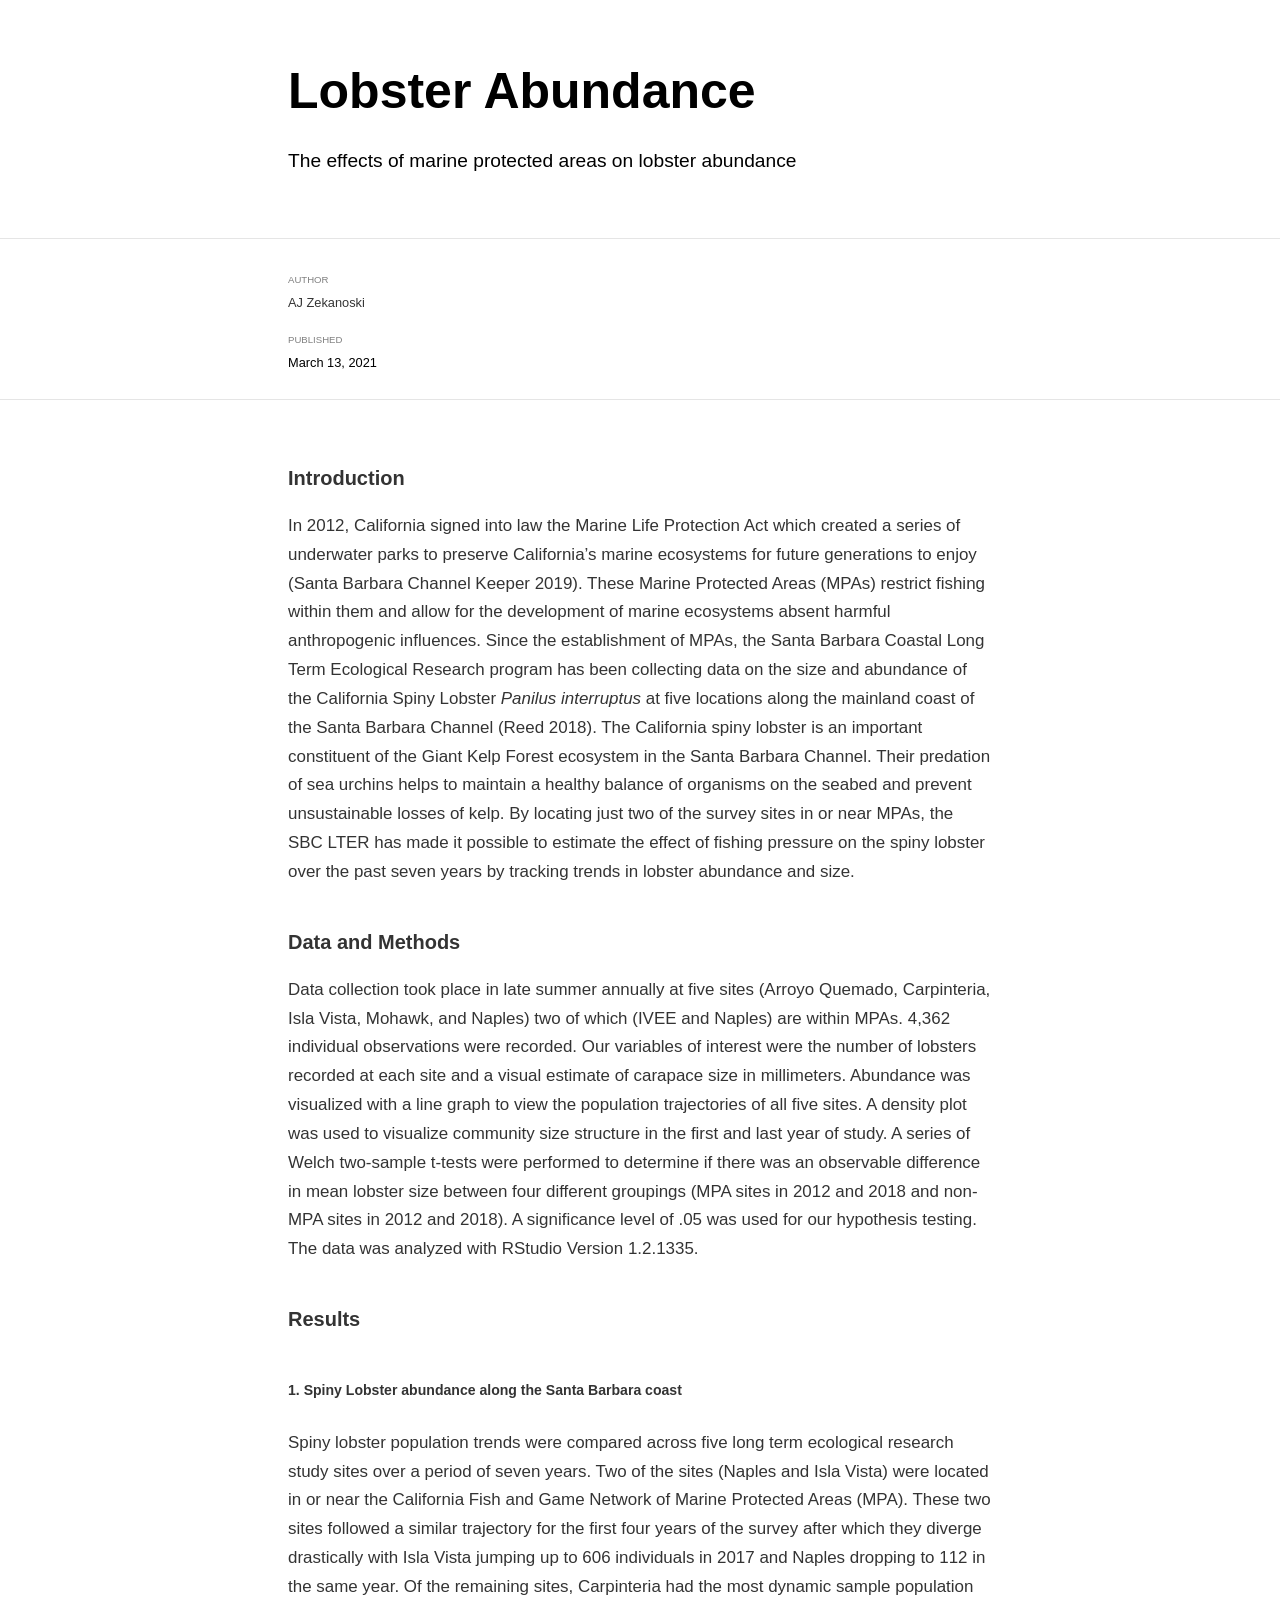
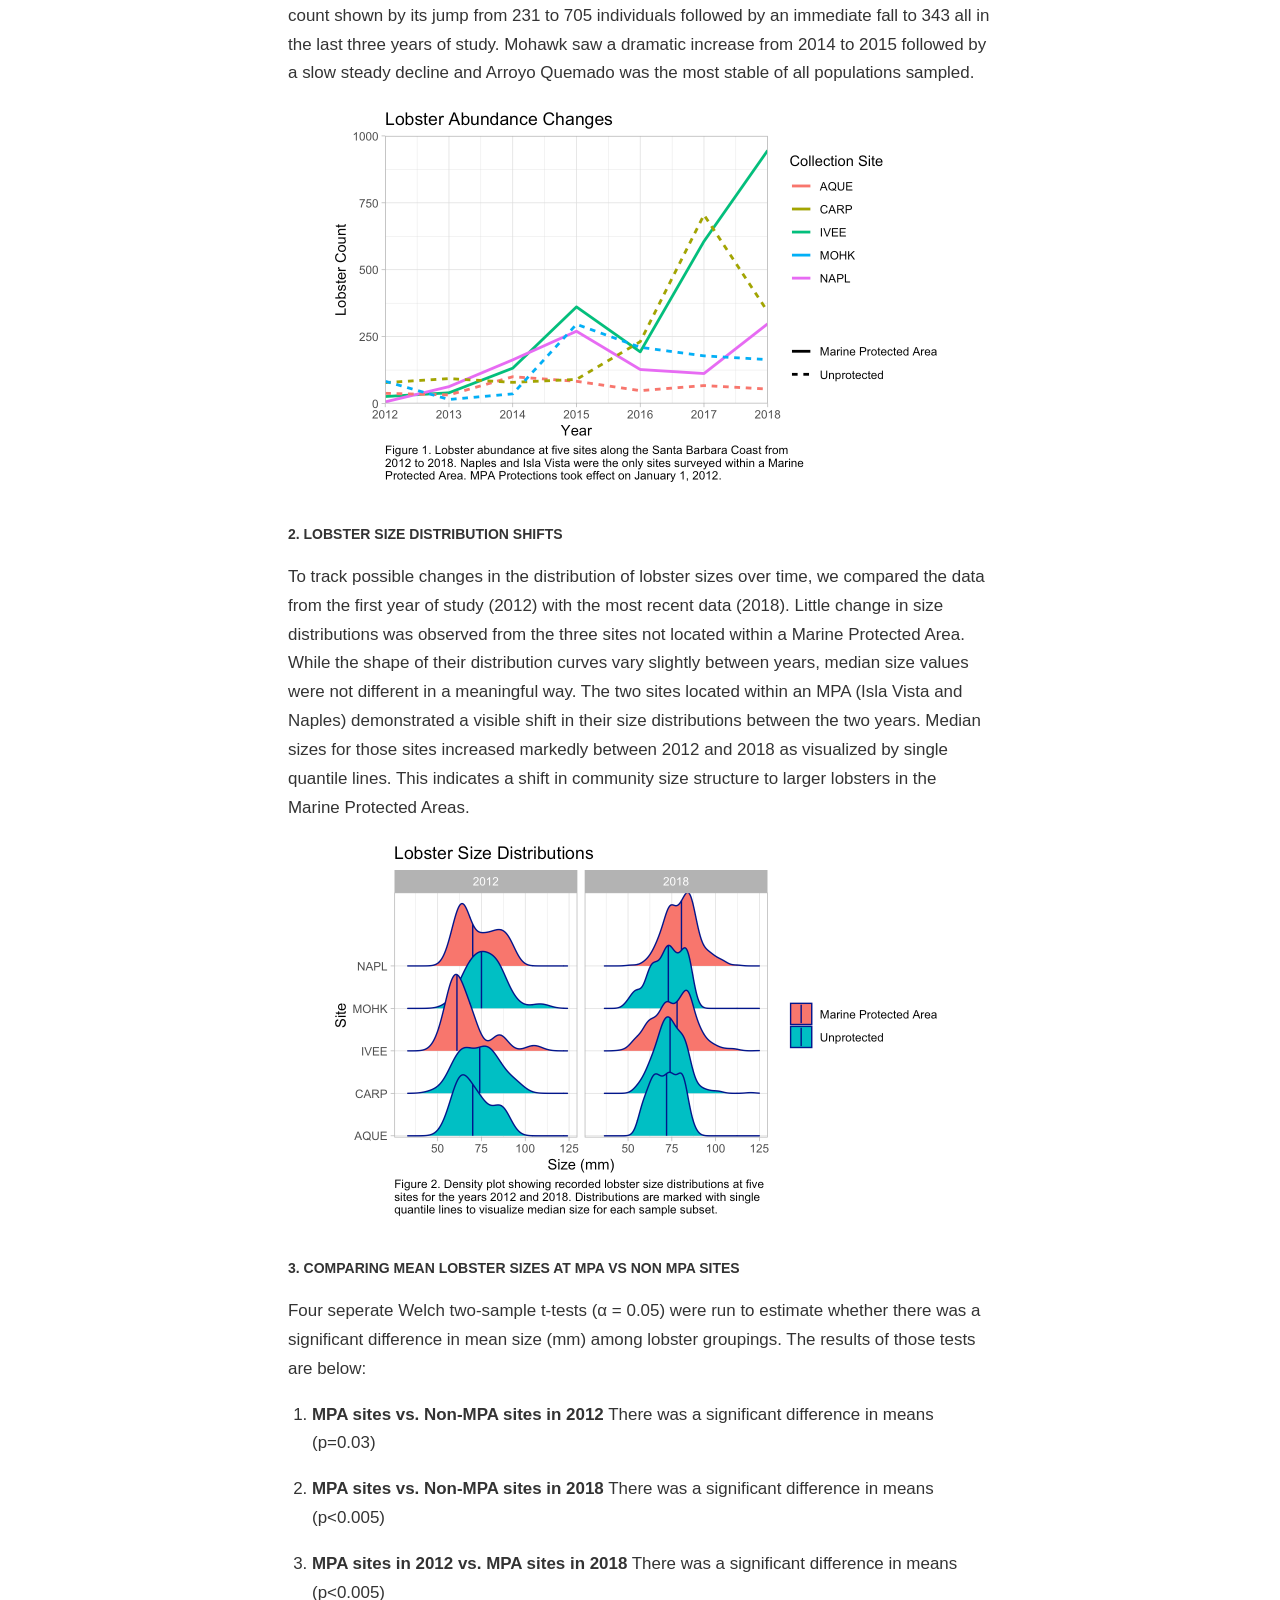
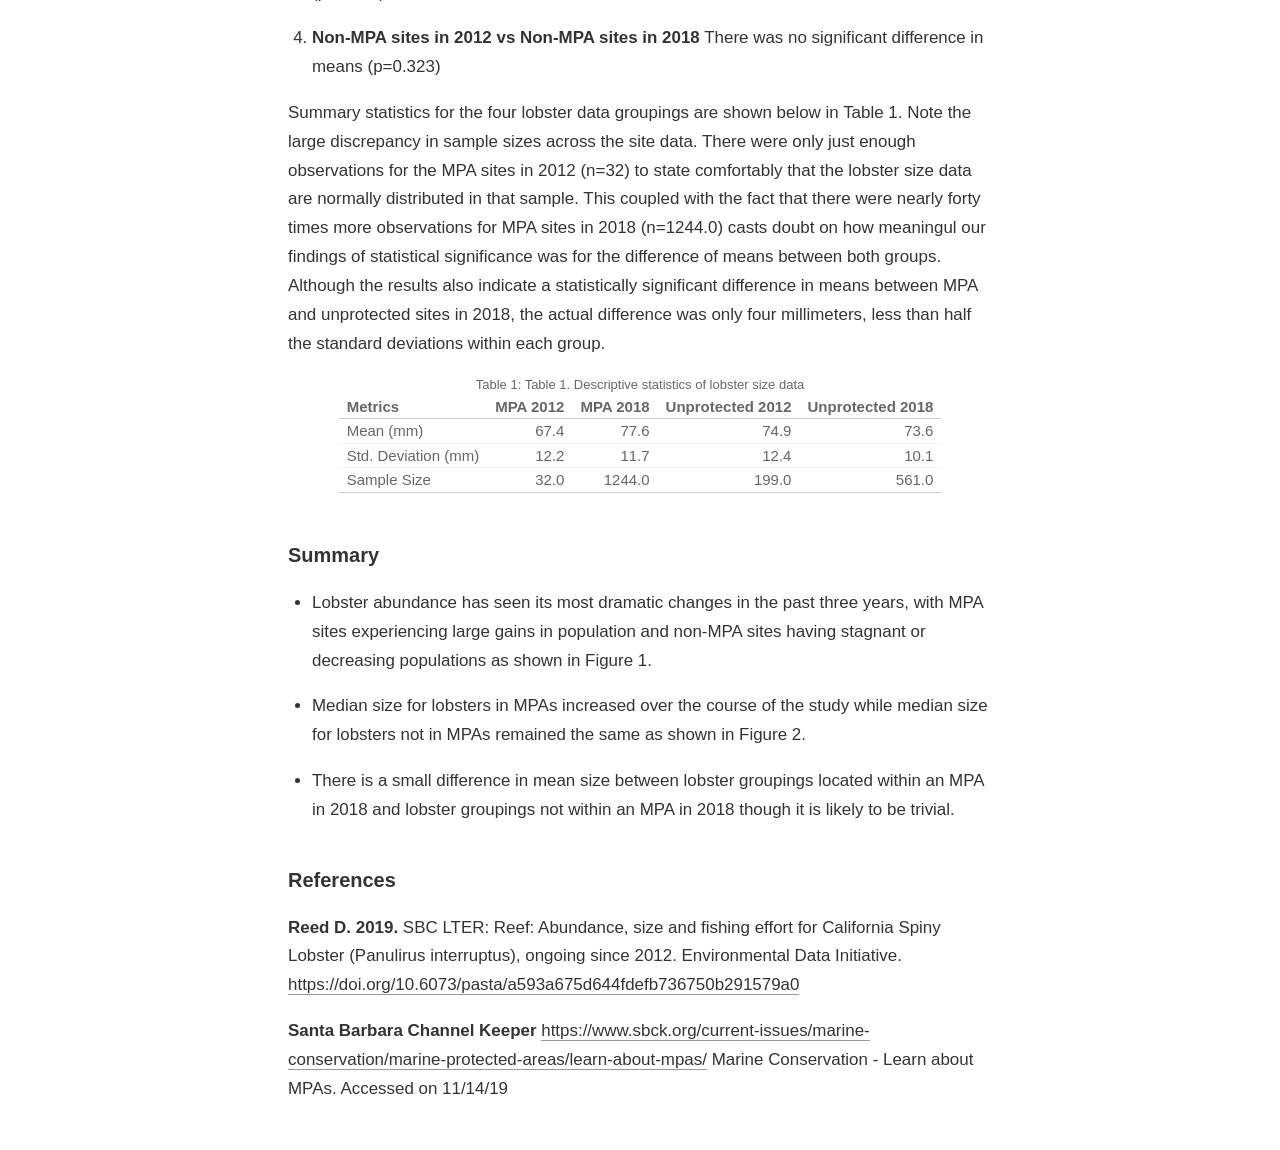
<file: _posts/lobster/lobster.html>
<!DOCTYPE html>

<html xmlns="http://www.w3.org/1999/xhtml" lang="" xml:lang="">

<head>
  <meta charset="utf-8"/>
  <meta name="viewport" content="width=device-width, initial-scale=1"/>
  <meta http-equiv="X-UA-Compatible" content="IE=Edge,chrome=1"/>
  <meta name="generator" content="distill" />

  <style type="text/css">
  /* Hide doc at startup (prevent jankiness while JS renders/transforms) */
  body {
    visibility: hidden;
  }
  </style>

 <!--radix_placeholder_import_source-->
 <!--/radix_placeholder_import_source-->

<style type="text/css">code{white-space: pre;}</style>
<style type="text/css" data-origin="pandoc">
pre > code.sourceCode { white-space: pre; position: relative; }
pre > code.sourceCode > span { display: inline-block; line-height: 1.25; }
pre > code.sourceCode > span:empty { height: 1.2em; }
code.sourceCode > span { color: inherit; text-decoration: inherit; }
div.sourceCode { margin: 1em 0; }
pre.sourceCode { margin: 0; }
@media screen {
div.sourceCode { overflow: auto; }
}
@media print {
pre > code.sourceCode { white-space: pre-wrap; }
pre > code.sourceCode > span { text-indent: -5em; padding-left: 5em; }
}
pre.numberSource code
  { counter-reset: source-line 0; }
pre.numberSource code > span
  { position: relative; left: -4em; counter-increment: source-line; }
pre.numberSource code > span > a:first-child::before
  { content: counter(source-line);
    position: relative; left: -1em; text-align: right; vertical-align: baseline;
    border: none; display: inline-block;
    -webkit-touch-callout: none; -webkit-user-select: none;
    -khtml-user-select: none; -moz-user-select: none;
    -ms-user-select: none; user-select: none;
    padding: 0 4px; width: 4em;
    color: #aaaaaa;
  }
pre.numberSource { margin-left: 3em; border-left: 1px solid #aaaaaa;  padding-left: 4px; }
div.sourceCode
  {   }
@media screen {
pre > code.sourceCode > span > a:first-child::before { text-decoration: underline; }
}
code span.al { color: #ad0000; } /* Alert */
code span.an { color: #5e5e5e; } /* Annotation */
code span.at { color: #20794d; } /* Attribute */
code span.bn { color: #ad0000; } /* BaseN */
code span.bu { } /* BuiltIn */
code span.cf { color: #007ba5; } /* ControlFlow */
code span.ch { color: #20794d; } /* Char */
code span.cn { color: #8f5902; } /* Constant */
code span.co { color: #5e5e5e; } /* Comment */
code span.cv { color: #5e5e5e; font-style: italic; } /* CommentVar */
code span.do { color: #5e5e5e; font-style: italic; } /* Documentation */
code span.dt { color: #ad0000; } /* DataType */
code span.dv { color: #ad0000; } /* DecVal */
code span.er { color: #ad0000; } /* Error */
code span.ex { } /* Extension */
code span.fl { color: #ad0000; } /* Float */
code span.fu { color: #4758ab; } /* Function */
code span.im { } /* Import */
code span.in { color: #5e5e5e; } /* Information */
code span.kw { color: #007ba5; } /* Keyword */
code span.op { color: #5e5e5e; } /* Operator */
code span.ot { color: #007ba5; } /* Other */
code span.pp { color: #ad0000; } /* Preprocessor */
code span.sc { color: #20794d; } /* SpecialChar */
code span.ss { color: #20794d; } /* SpecialString */
code span.st { color: #20794d; } /* String */
code span.va { color: #111111; } /* Variable */
code span.vs { color: #20794d; } /* VerbatimString */
code span.wa { color: #5e5e5e; font-style: italic; } /* Warning */
</style>

  <!--radix_placeholder_meta_tags-->
  <title>Lobster Abundance</title>

  <meta property="description" itemprop="description" content="The effects of marine protected areas on lobster abundance"/>


  <!--  https://schema.org/Article -->
  <meta property="article:published" itemprop="datePublished" content="2021-03-13"/>
  <meta property="article:created" itemprop="dateCreated" content="2021-03-13"/>
  <meta name="article:author" content="AJ Zekanoski"/>

  <!--  https://developers.facebook.com/docs/sharing/webmasters#markup -->
  <meta property="og:title" content="Lobster Abundance"/>
  <meta property="og:type" content="article"/>
  <meta property="og:description" content="The effects of marine protected areas on lobster abundance"/>
  <meta property="og:locale" content="en_US"/>

  <!--  https://dev.twitter.com/cards/types/summary -->
  <meta property="twitter:card" content="summary"/>
  <meta property="twitter:title" content="Lobster Abundance"/>
  <meta property="twitter:description" content="The effects of marine protected areas on lobster abundance"/>

  <!--/radix_placeholder_meta_tags-->
  <!--radix_placeholder_rmarkdown_metadata-->

  <script type="text/json" id="radix-rmarkdown-metadata">
  {"type":"list","attributes":{"names":{"type":"character","attributes":{},"value":["title","description","theme","author","date","output"]}},"value":[{"type":"character","attributes":{},"value":["Lobster Abundance"]},{"type":"character","attributes":{},"value":["The effects of marine protected areas on lobster abundance\n"]},{"type":"character","attributes":{},"value":["aj_theme.css"]},{"type":"list","attributes":{},"value":[{"type":"list","attributes":{"names":{"type":"character","attributes":{},"value":["name"]}},"value":[{"type":"character","attributes":{},"value":["AJ Zekanoski"]}]}]},{"type":"character","attributes":{},"value":["2021-03-13"]},{"type":"list","attributes":{"names":{"type":"character","attributes":{},"value":["distill::distill_article"]}},"value":[{"type":"list","attributes":{"names":{"type":"character","attributes":{},"value":["self_contained"]}},"value":[{"type":"logical","attributes":{},"value":[false]}]}]}]}
  </script>
  <!--/radix_placeholder_rmarkdown_metadata-->
  
  <script type="text/json" id="radix-resource-manifest">
  {"type":"character","attributes":{},"value":["2021-02-12-welcome/data/sierra_amphibians.xlsx","2021-02-12-welcome/data/world_env_vars.csv","2021-02-12-welcome/welcome_files/anchor-4.2.2/anchor.min.js","2021-02-12-welcome/welcome_files/bowser-1.9.3/bowser.min.js","2021-02-12-welcome/welcome_files/distill-2.2.21/template.v2.js","2021-02-12-welcome/welcome_files/figure-html5/unnamed-chunk-1-1.png","2021-02-12-welcome/welcome_files/figure-html5/unnamed-chunk-2-1.png","2021-02-12-welcome/welcome_files/header-attrs-2.6.6/header-attrs.js","2021-02-12-welcome/welcome_files/header-attrs-2.7/header-attrs.js","2021-02-12-welcome/welcome_files/jquery-1.11.3/jquery.min.js","2021-02-12-welcome/welcome_files/popper-2.6.0/popper.min.js","2021-02-12-welcome/welcome_files/tippy-6.2.7/tippy-bundle.umd.min.js","2021-02-12-welcome/welcome_files/tippy-6.2.7/tippy-light-border.css","2021-02-12-welcome/welcome_files/tippy-6.2.7/tippy.css","2021-02-12-welcome/welcome_files/tippy-6.2.7/tippy.umd.min.js","2021-02-12-welcome/welcome_files/webcomponents-2.0.0/webcomponents.js","2021-02-12-welcome/welcome.html","2021-02-12-welcome/welcome.Rmd","ca_counties/CA_Counties_TIGER2016.cpg","ca_counties/CA_Counties_TIGER2016.dbf","ca_counties/CA_Counties_TIGER2016.prj","ca_counties/CA_Counties_TIGER2016.sbn","ca_counties/CA_Counties_TIGER2016.sbx","ca_counties/CA_Counties_TIGER2016.shp","ca_counties/CA_Counties_TIGER2016.shp.xml","ca_counties/CA_Counties_TIGER2016.shx","cowboys.pdf","lobster_abundance_sbc_lter.csv","lobster_files/figure-html5/unnamed-chunk-3-1.png","lobster_files/figure-html5/unnamed-chunk-5-1.png","Oil_Spill_Incident_Tracking_%5Bds394%5D-shp/Oil_Spill_Incident_Tracking_%5Bds394%5D.cpg","Oil_Spill_Incident_Tracking_%5Bds394%5D-shp/Oil_Spill_Incident_Tracking_%5Bds394%5D.dbf","Oil_Spill_Incident_Tracking_%5Bds394%5D-shp/Oil_Spill_Incident_Tracking_%5Bds394%5D.prj","Oil_Spill_Incident_Tracking_%5Bds394%5D-shp/Oil_Spill_Incident_Tracking_%5Bds394%5D.shp","Oil_Spill_Incident_Tracking_%5Bds394%5D-shp/Oil_Spill_Incident_Tracking_%5Bds394%5D.shx","Oil_Spill_Incident_Tracking_%5Bds394%5D-shp/Oil_Spill_Incident_Tracking_%5Bds394%5D.xml","spatial_data_files/anchor-4.2.2/anchor.min.js","spatial_data_files/bowser-1.9.3/bowser.min.js","spatial_data_files/distill-2.2.21/template.v2.js","spatial_data_files/figure-html5/unnamed-chunk-4-1.png","spatial_data_files/header-attrs-2.7/header-attrs.js","spatial_data_files/jquery-1.11.3/jquery.min.js","spatial_data_files/popper-2.6.0/popper.min.js","spatial_data_files/tippy-6.2.7/tippy-bundle.umd.min.js","spatial_data_files/tippy-6.2.7/tippy-light-border.css","spatial_data_files/tippy-6.2.7/tippy.css","spatial_data_files/tippy-6.2.7/tippy.umd.min.js","spatial_data_files/webcomponents-2.0.0/webcomponents.js","spatial_data.html","text_analysis_files/anchor-4.2.2/anchor.min.js","text_analysis_files/bowser-1.9.3/bowser.min.js","text_analysis_files/distill-2.2.21/template.v2.js","text_analysis_files/figure-html5/unnamed-chunk-11-1.png","text_analysis_files/figure-html5/unnamed-chunk-13-1.png","text_analysis_files/header-attrs-2.7/header-attrs.js","text_analysis_files/jquery-1.11.3/jquery.min.js","text_analysis_files/popper-2.6.0/popper.min.js","text_analysis_files/tippy-6.2.7/tippy-bundle.umd.min.js","text_analysis_files/tippy-6.2.7/tippy-light-border.css","text_analysis_files/tippy-6.2.7/tippy.css","text_analysis_files/tippy-6.2.7/tippy.umd.min.js","text_analysis_files/webcomponents-2.0.0/webcomponents.js","text_analysis.html"]}
  </script>
  <!--radix_placeholder_navigation_in_header-->
  <!--/radix_placeholder_navigation_in_header-->
  <!--radix_placeholder_distill-->

  <style type="text/css">

  body {
    background-color: white;
  }

  .pandoc-table {
    width: 100%;
  }

  .pandoc-table>caption {
    margin-bottom: 10px;
  }

  .pandoc-table th:not([align]) {
    text-align: left;
  }

  .pagedtable-footer {
    font-size: 15px;
  }

  d-byline .byline {
    grid-template-columns: 2fr 2fr;
  }

  d-byline .byline h3 {
    margin-block-start: 1.5em;
  }

  d-byline .byline .authors-affiliations h3 {
    margin-block-start: 0.5em;
  }

  .authors-affiliations .orcid-id {
    width: 16px;
    height:16px;
    margin-left: 4px;
    margin-right: 4px;
    vertical-align: middle;
    padding-bottom: 2px;
  }

  d-title .dt-tags {
    margin-top: 1em;
    grid-column: text;
  }

  .dt-tags .dt-tag {
    text-decoration: none;
    display: inline-block;
    color: rgba(0,0,0,0.6);
    padding: 0em 0.4em;
    margin-right: 0.5em;
    margin-bottom: 0.4em;
    font-size: 70%;
    border: 1px solid rgba(0,0,0,0.2);
    border-radius: 3px;
    text-transform: uppercase;
    font-weight: 500;
  }

  d-article table.gt_table td,
  d-article table.gt_table th {
    border-bottom: none;
  }

  .html-widget {
    margin-bottom: 2.0em;
  }

  .l-screen-inset {
    padding-right: 16px;
  }

  .l-screen .caption {
    margin-left: 10px;
  }

  .shaded {
    background: rgb(247, 247, 247);
    padding-top: 20px;
    padding-bottom: 20px;
    border-top: 1px solid rgba(0, 0, 0, 0.1);
    border-bottom: 1px solid rgba(0, 0, 0, 0.1);
  }

  .shaded .html-widget {
    margin-bottom: 0;
    border: 1px solid rgba(0, 0, 0, 0.1);
  }

  .shaded .shaded-content {
    background: white;
  }

  .text-output {
    margin-top: 0;
    line-height: 1.5em;
  }

  .hidden {
    display: none !important;
  }

  d-article {
    padding-top: 2.5rem;
    padding-bottom: 30px;
  }

  d-appendix {
    padding-top: 30px;
  }

  d-article>p>img {
    width: 100%;
  }

  d-article h2 {
    margin: 1rem 0 1.5rem 0;
  }

  d-article h3 {
    margin-top: 1.5rem;
  }

  d-article iframe {
    border: 1px solid rgba(0, 0, 0, 0.1);
    margin-bottom: 2.0em;
    width: 100%;
  }

  /* Tweak code blocks */

  d-article div.sourceCode code,
  d-article pre code {
    font-family: Consolas, Monaco, 'Andale Mono', 'Ubuntu Mono', monospace;
  }

  d-article pre,
  d-article div.sourceCode,
  d-article div.sourceCode pre {
    overflow: auto;
  }

  d-article div.sourceCode {
    background-color: white;
  }

  d-article div.sourceCode pre {
    padding-left: 10px;
    font-size: 12px;
    border-left: 2px solid rgba(0,0,0,0.1);
  }

  d-article pre {
    font-size: 12px;
    color: black;
    background: none;
    margin-top: 0;
    text-align: left;
    white-space: pre;
    word-spacing: normal;
    word-break: normal;
    word-wrap: normal;
    line-height: 1.5;

    -moz-tab-size: 4;
    -o-tab-size: 4;
    tab-size: 4;

    -webkit-hyphens: none;
    -moz-hyphens: none;
    -ms-hyphens: none;
    hyphens: none;
  }

  d-article pre a {
    border-bottom: none;
  }

  d-article pre a:hover {
    border-bottom: none;
    text-decoration: underline;
  }

  d-article details {
    grid-column: text;
    margin-bottom: 0.8em;
  }

  @media(min-width: 768px) {

  d-article pre,
  d-article div.sourceCode,
  d-article div.sourceCode pre {
    overflow: visible !important;
  }

  d-article div.sourceCode pre {
    padding-left: 18px;
    font-size: 14px;
  }

  d-article pre {
    font-size: 14px;
  }

  }

  figure img.external {
    background: white;
    border: 1px solid rgba(0, 0, 0, 0.1);
    box-shadow: 0 1px 8px rgba(0, 0, 0, 0.1);
    padding: 18px;
    box-sizing: border-box;
  }

  /* CSS for d-contents */

  .d-contents {
    grid-column: text;
    color: rgba(0,0,0,0.8);
    font-size: 0.9em;
    padding-bottom: 1em;
    margin-bottom: 1em;
    padding-bottom: 0.5em;
    margin-bottom: 1em;
    padding-left: 0.25em;
    justify-self: start;
  }

  @media(min-width: 1000px) {
    .d-contents.d-contents-float {
      height: 0;
      grid-column-start: 1;
      grid-column-end: 4;
      justify-self: center;
      padding-right: 3em;
      padding-left: 2em;
    }
  }

  .d-contents nav h3 {
    font-size: 18px;
    margin-top: 0;
    margin-bottom: 1em;
  }

  .d-contents li {
    list-style-type: none
  }

  .d-contents nav > ul {
    padding-left: 0;
  }

  .d-contents ul {
    padding-left: 1em
  }

  .d-contents nav ul li {
    margin-top: 0.6em;
    margin-bottom: 0.2em;
  }

  .d-contents nav a {
    font-size: 13px;
    border-bottom: none;
    text-decoration: none
    color: rgba(0, 0, 0, 0.8);
  }

  .d-contents nav a:hover {
    text-decoration: underline solid rgba(0, 0, 0, 0.6)
  }

  .d-contents nav > ul > li > a {
    font-weight: 600;
  }

  .d-contents nav > ul > li > ul {
    font-weight: inherit;
  }

  .d-contents nav > ul > li > ul > li {
    margin-top: 0.2em;
  }


  .d-contents nav ul {
    margin-top: 0;
    margin-bottom: 0.25em;
  }

  .d-article-with-toc h2:nth-child(2) {
    margin-top: 0;
  }


  /* Figure */

  .figure {
    position: relative;
    margin-bottom: 2.5em;
    margin-top: 1.5em;
  }

  .figure img {
    width: 100%;
  }

  .figure .caption {
    color: rgba(0, 0, 0, 0.6);
    font-size: 12px;
    line-height: 1.5em;
  }

  .figure img.external {
    background: white;
    border: 1px solid rgba(0, 0, 0, 0.1);
    box-shadow: 0 1px 8px rgba(0, 0, 0, 0.1);
    padding: 18px;
    box-sizing: border-box;
  }

  .figure .caption a {
    color: rgba(0, 0, 0, 0.6);
  }

  .figure .caption b,
  .figure .caption strong, {
    font-weight: 600;
    color: rgba(0, 0, 0, 1.0);
  }

  /* Citations */

  d-article .citation {
    color: inherit;
    cursor: inherit;
  }

  div.hanging-indent{
    margin-left: 1em; text-indent: -1em;
  }

  /* Citation hover box */

  .tippy-box[data-theme~=light-border] {
    background-color: rgba(250, 250, 250, 0.95);
  }

  .tippy-content > p {
    margin-bottom: 0;
    padding: 2px;
  }


  /* Tweak 1000px media break to show more text */

  @media(min-width: 1000px) {
    .base-grid,
    distill-header,
    d-title,
    d-abstract,
    d-article,
    d-appendix,
    distill-appendix,
    d-byline,
    d-footnote-list,
    d-citation-list,
    distill-footer {
      grid-template-columns: [screen-start] 1fr [page-start kicker-start] 80px [middle-start] 50px [text-start kicker-end] 65px 65px 65px 65px 65px 65px 65px 65px [text-end gutter-start] 65px [middle-end] 65px [page-end gutter-end] 1fr [screen-end];
      grid-column-gap: 16px;
    }

    .grid {
      grid-column-gap: 16px;
    }

    d-article {
      font-size: 1.06rem;
      line-height: 1.7em;
    }
    figure .caption, .figure .caption, figure figcaption {
      font-size: 13px;
    }
  }

  @media(min-width: 1180px) {
    .base-grid,
    distill-header,
    d-title,
    d-abstract,
    d-article,
    d-appendix,
    distill-appendix,
    d-byline,
    d-footnote-list,
    d-citation-list,
    distill-footer {
      grid-template-columns: [screen-start] 1fr [page-start kicker-start] 60px [middle-start] 60px [text-start kicker-end] 60px 60px 60px 60px 60px 60px 60px 60px [text-end gutter-start] 60px [middle-end] 60px [page-end gutter-end] 1fr [screen-end];
      grid-column-gap: 32px;
    }

    .grid {
      grid-column-gap: 32px;
    }
  }


  /* Get the citation styles for the appendix (not auto-injected on render since
     we do our own rendering of the citation appendix) */

  d-appendix .citation-appendix,
  .d-appendix .citation-appendix {
    font-size: 11px;
    line-height: 15px;
    border-left: 1px solid rgba(0, 0, 0, 0.1);
    padding-left: 18px;
    border: 1px solid rgba(0,0,0,0.1);
    background: rgba(0, 0, 0, 0.02);
    padding: 10px 18px;
    border-radius: 3px;
    color: rgba(150, 150, 150, 1);
    overflow: hidden;
    margin-top: -12px;
    white-space: pre-wrap;
    word-wrap: break-word;
  }

  /* Include appendix styles here so they can be overridden */

  d-appendix {
    contain: layout style;
    font-size: 0.8em;
    line-height: 1.7em;
    margin-top: 60px;
    margin-bottom: 0;
    border-top: 1px solid rgba(0, 0, 0, 0.1);
    color: rgba(0,0,0,0.5);
    padding-top: 60px;
    padding-bottom: 48px;
  }

  d-appendix h3 {
    grid-column: page-start / text-start;
    font-size: 15px;
    font-weight: 500;
    margin-top: 1em;
    margin-bottom: 0;
    color: rgba(0,0,0,0.65);
  }

  d-appendix h3 + * {
    margin-top: 1em;
  }

  d-appendix ol {
    padding: 0 0 0 15px;
  }

  @media (min-width: 768px) {
    d-appendix ol {
      padding: 0 0 0 30px;
      margin-left: -30px;
    }
  }

  d-appendix li {
    margin-bottom: 1em;
  }

  d-appendix a {
    color: rgba(0, 0, 0, 0.6);
  }

  d-appendix > * {
    grid-column: text;
  }

  d-appendix > d-footnote-list,
  d-appendix > d-citation-list,
  d-appendix > distill-appendix {
    grid-column: screen;
  }

  /* Include footnote styles here so they can be overridden */

  d-footnote-list {
    contain: layout style;
  }

  d-footnote-list > * {
    grid-column: text;
  }

  d-footnote-list a.footnote-backlink {
    color: rgba(0,0,0,0.3);
    padding-left: 0.5em;
  }



  /* Anchor.js */

  .anchorjs-link {
    /*transition: all .25s linear; */
    text-decoration: none;
    border-bottom: none;
  }
  *:hover > .anchorjs-link {
    margin-left: -1.125em !important;
    text-decoration: none;
    border-bottom: none;
  }

  /* Social footer */

  .social_footer {
    margin-top: 30px;
    margin-bottom: 0;
    color: rgba(0,0,0,0.67);
  }

  .disqus-comments {
    margin-right: 30px;
  }

  .disqus-comment-count {
    border-bottom: 1px solid rgba(0, 0, 0, 0.4);
    cursor: pointer;
  }

  #disqus_thread {
    margin-top: 30px;
  }

  .article-sharing a {
    border-bottom: none;
    margin-right: 8px;
  }

  .article-sharing a:hover {
    border-bottom: none;
  }

  .sidebar-section.subscribe {
    font-size: 12px;
    line-height: 1.6em;
  }

  .subscribe p {
    margin-bottom: 0.5em;
  }


  .article-footer .subscribe {
    font-size: 15px;
    margin-top: 45px;
  }


  .sidebar-section.custom {
    font-size: 12px;
    line-height: 1.6em;
  }

  .custom p {
    margin-bottom: 0.5em;
  }

  /* Styles for listing layout (hide title) */
  .layout-listing d-title, .layout-listing .d-title {
    display: none;
  }

  /* Styles for posts lists (not auto-injected) */


  .posts-with-sidebar {
    padding-left: 45px;
    padding-right: 45px;
  }

  .posts-list .description h2,
  .posts-list .description p {
    font-family: -apple-system, BlinkMacSystemFont, "Segoe UI", Roboto, Oxygen, Ubuntu, Cantarell, "Fira Sans", "Droid Sans", "Helvetica Neue", Arial, sans-serif;
  }

  .posts-list .description h2 {
    font-weight: 700;
    border-bottom: none;
    padding-bottom: 0;
  }

  .posts-list h2.post-tag {
    border-bottom: 1px solid rgba(0, 0, 0, 0.2);
    padding-bottom: 12px;
  }
  .posts-list {
    margin-top: 60px;
    margin-bottom: 24px;
  }

  .posts-list .post-preview {
    text-decoration: none;
    overflow: hidden;
    display: block;
    border-bottom: 1px solid rgba(0, 0, 0, 0.1);
    padding: 24px 0;
  }

  .post-preview-last {
    border-bottom: none !important;
  }

  .posts-list .posts-list-caption {
    grid-column: screen;
    font-weight: 400;
  }

  .posts-list .post-preview h2 {
    margin: 0 0 6px 0;
    line-height: 1.2em;
    font-style: normal;
    font-size: 24px;
  }

  .posts-list .post-preview p {
    margin: 0 0 12px 0;
    line-height: 1.4em;
    font-size: 16px;
  }

  .posts-list .post-preview .thumbnail {
    box-sizing: border-box;
    margin-bottom: 24px;
    position: relative;
    max-width: 500px;
  }
  .posts-list .post-preview img {
    width: 100%;
    display: block;
  }

  .posts-list .metadata {
    font-size: 12px;
    line-height: 1.4em;
    margin-bottom: 18px;
  }

  .posts-list .metadata > * {
    display: inline-block;
  }

  .posts-list .metadata .publishedDate {
    margin-right: 2em;
  }

  .posts-list .metadata .dt-authors {
    display: block;
    margin-top: 0.3em;
    margin-right: 2em;
  }

  .posts-list .dt-tags {
    display: block;
    line-height: 1em;
  }

  .posts-list .dt-tags .dt-tag {
    display: inline-block;
    color: rgba(0,0,0,0.6);
    padding: 0.3em 0.4em;
    margin-right: 0.2em;
    margin-bottom: 0.4em;
    font-size: 60%;
    border: 1px solid rgba(0,0,0,0.2);
    border-radius: 3px;
    text-transform: uppercase;
    font-weight: 500;
  }

  .posts-list img {
    opacity: 1;
  }

  .posts-list img[data-src] {
    opacity: 0;
  }

  .posts-more {
    clear: both;
  }


  .posts-sidebar {
    font-size: 16px;
  }

  .posts-sidebar h3 {
    font-size: 16px;
    margin-top: 0;
    margin-bottom: 0.5em;
    font-weight: 400;
    text-transform: uppercase;
  }

  .sidebar-section {
    margin-bottom: 30px;
  }

  .categories ul {
    list-style-type: none;
    margin: 0;
    padding: 0;
  }

  .categories li {
    color: rgba(0, 0, 0, 0.8);
    margin-bottom: 0;
  }

  .categories li>a {
    border-bottom: none;
  }

  .categories li>a:hover {
    border-bottom: 1px solid rgba(0, 0, 0, 0.4);
  }

  .categories .active {
    font-weight: 600;
  }

  .categories .category-count {
    color: rgba(0, 0, 0, 0.4);
  }


  @media(min-width: 768px) {
    .posts-list .post-preview h2 {
      font-size: 26px;
    }
    .posts-list .post-preview .thumbnail {
      float: right;
      width: 30%;
      margin-bottom: 0;
    }
    .posts-list .post-preview .description {
      float: left;
      width: 45%;
    }
    .posts-list .post-preview .metadata {
      float: left;
      width: 20%;
      margin-top: 8px;
    }
    .posts-list .post-preview p {
      margin: 0 0 12px 0;
      line-height: 1.5em;
      font-size: 16px;
    }
    .posts-with-sidebar .posts-list {
      float: left;
      width: 75%;
    }
    .posts-with-sidebar .posts-sidebar {
      float: right;
      width: 20%;
      margin-top: 60px;
      padding-top: 24px;
      padding-bottom: 24px;
    }
  }


  /* Improve display for browsers without grid (IE/Edge <= 15) */

  .downlevel {
    line-height: 1.6em;
    font-family: -apple-system, BlinkMacSystemFont, "Segoe UI", Roboto, Oxygen, Ubuntu, Cantarell, "Fira Sans", "Droid Sans", "Helvetica Neue", Arial, sans-serif;
    margin: 0;
  }

  .downlevel .d-title {
    padding-top: 6rem;
    padding-bottom: 1.5rem;
  }

  .downlevel .d-title h1 {
    font-size: 50px;
    font-weight: 700;
    line-height: 1.1em;
    margin: 0 0 0.5rem;
  }

  .downlevel .d-title p {
    font-weight: 300;
    font-size: 1.2rem;
    line-height: 1.55em;
    margin-top: 0;
  }

  .downlevel .d-byline {
    padding-top: 0.8em;
    padding-bottom: 0.8em;
    font-size: 0.8rem;
    line-height: 1.8em;
  }

  .downlevel .section-separator {
    border: none;
    border-top: 1px solid rgba(0, 0, 0, 0.1);
  }

  .downlevel .d-article {
    font-size: 1.06rem;
    line-height: 1.7em;
    padding-top: 1rem;
    padding-bottom: 2rem;
  }


  .downlevel .d-appendix {
    padding-left: 0;
    padding-right: 0;
    max-width: none;
    font-size: 0.8em;
    line-height: 1.7em;
    margin-bottom: 0;
    color: rgba(0,0,0,0.5);
    padding-top: 40px;
    padding-bottom: 48px;
  }

  .downlevel .footnotes ol {
    padding-left: 13px;
  }

  .downlevel .base-grid,
  .downlevel .distill-header,
  .downlevel .d-title,
  .downlevel .d-abstract,
  .downlevel .d-article,
  .downlevel .d-appendix,
  .downlevel .distill-appendix,
  .downlevel .d-byline,
  .downlevel .d-footnote-list,
  .downlevel .d-citation-list,
  .downlevel .distill-footer,
  .downlevel .appendix-bottom,
  .downlevel .posts-container {
    padding-left: 40px;
    padding-right: 40px;
  }

  @media(min-width: 768px) {
    .downlevel .base-grid,
    .downlevel .distill-header,
    .downlevel .d-title,
    .downlevel .d-abstract,
    .downlevel .d-article,
    .downlevel .d-appendix,
    .downlevel .distill-appendix,
    .downlevel .d-byline,
    .downlevel .d-footnote-list,
    .downlevel .d-citation-list,
    .downlevel .distill-footer,
    .downlevel .appendix-bottom,
    .downlevel .posts-container {
    padding-left: 150px;
    padding-right: 150px;
    max-width: 900px;
  }
  }

  .downlevel pre code {
    display: block;
    border-left: 2px solid rgba(0, 0, 0, .1);
    padding: 0 0 0 20px;
    font-size: 14px;
  }

  .downlevel code, .downlevel pre {
    color: black;
    background: none;
    font-family: Consolas, Monaco, 'Andale Mono', 'Ubuntu Mono', monospace;
    text-align: left;
    white-space: pre;
    word-spacing: normal;
    word-break: normal;
    word-wrap: normal;
    line-height: 1.5;

    -moz-tab-size: 4;
    -o-tab-size: 4;
    tab-size: 4;

    -webkit-hyphens: none;
    -moz-hyphens: none;
    -ms-hyphens: none;
    hyphens: none;
  }

  .downlevel .posts-list .post-preview {
    color: inherit;
  }



  </style>

  <script type="application/javascript">

  function is_downlevel_browser() {
    if (bowser.isUnsupportedBrowser({ msie: "12", msedge: "16"},
                                   window.navigator.userAgent)) {
      return true;
    } else {
      return window.load_distill_framework === undefined;
    }
  }

  // show body when load is complete
  function on_load_complete() {

    // add anchors
    if (window.anchors) {
      window.anchors.options.placement = 'left';
      window.anchors.add('d-article > h2, d-article > h3, d-article > h4, d-article > h5');
    }


    // set body to visible
    document.body.style.visibility = 'visible';

    // force redraw for leaflet widgets
    if (window.HTMLWidgets) {
      var maps = window.HTMLWidgets.findAll(".leaflet");
      $.each(maps, function(i, el) {
        var map = this.getMap();
        map.invalidateSize();
        map.eachLayer(function(layer) {
          if (layer instanceof L.TileLayer)
            layer.redraw();
        });
      });
    }

    // trigger 'shown' so htmlwidgets resize
    $('d-article').trigger('shown');
  }

  function init_distill() {

    init_common();

    // create front matter
    var front_matter = $('<d-front-matter></d-front-matter>');
    $('#distill-front-matter').wrap(front_matter);

    // create d-title
    $('.d-title').changeElementType('d-title');

    // create d-byline
    var byline = $('<d-byline></d-byline>');
    $('.d-byline').replaceWith(byline);

    // create d-article
    var article = $('<d-article></d-article>');
    $('.d-article').wrap(article).children().unwrap();

    // move posts container into article
    $('.posts-container').appendTo($('d-article'));

    // create d-appendix
    $('.d-appendix').changeElementType('d-appendix');

    // flag indicating that we have appendix items
    var appendix = $('.appendix-bottom').children('h3').length > 0;

    // replace footnotes with <d-footnote>
    $('.footnote-ref').each(function(i, val) {
      appendix = true;
      var href = $(this).attr('href');
      var id = href.replace('#', '');
      var fn = $('#' + id);
      var fn_p = $('#' + id + '>p');
      fn_p.find('.footnote-back').remove();
      var text = fn_p.html();
      var dtfn = $('<d-footnote></d-footnote>');
      dtfn.html(text);
      $(this).replaceWith(dtfn);
    });
    // remove footnotes
    $('.footnotes').remove();

    // move refs into #references-listing
    $('#references-listing').replaceWith($('#refs'));

    $('h1.appendix, h2.appendix').each(function(i, val) {
      $(this).changeElementType('h3');
    });
    $('h3.appendix').each(function(i, val) {
      var id = $(this).attr('id');
      $('.d-contents a[href="#' + id + '"]').parent().remove();
      appendix = true;
      $(this).nextUntil($('h1, h2, h3')).addBack().appendTo($('d-appendix'));
    });

    // show d-appendix if we have appendix content
    $("d-appendix").css('display', appendix ? 'grid' : 'none');

    // localize layout chunks to just output
    $('.layout-chunk').each(function(i, val) {

      // capture layout
      var layout = $(this).attr('data-layout');

      // apply layout to markdown level block elements
      var elements = $(this).children().not('details, div.sourceCode, pre, script');
      elements.each(function(i, el) {
        var layout_div = $('<div class="' + layout + '"></div>');
        if (layout_div.hasClass('shaded')) {
          var shaded_content = $('<div class="shaded-content"></div>');
          $(this).wrap(shaded_content);
          $(this).parent().wrap(layout_div);
        } else {
          $(this).wrap(layout_div);
        }
      });


      // unwrap the layout-chunk div
      $(this).children().unwrap();
    });

    // remove code block used to force  highlighting css
    $('.distill-force-highlighting-css').parent().remove();

    // remove empty line numbers inserted by pandoc when using a
    // custom syntax highlighting theme
    $('code.sourceCode a:empty').remove();

    // load distill framework
    load_distill_framework();

    // wait for window.distillRunlevel == 4 to do post processing
    function distill_post_process() {

      if (!window.distillRunlevel || window.distillRunlevel < 4)
        return;

      // hide author/affiliations entirely if we have no authors
      var front_matter = JSON.parse($("#distill-front-matter").html());
      var have_authors = front_matter.authors && front_matter.authors.length > 0;
      if (!have_authors)
        $('d-byline').addClass('hidden');

      // article with toc class
      $('.d-contents').parent().addClass('d-article-with-toc');

      // strip links that point to #
      $('.authors-affiliations').find('a[href="#"]').removeAttr('href');

      // add orcid ids
      $('.authors-affiliations').find('.author').each(function(i, el) {
        var orcid_id = front_matter.authors[i].orcidID;
        if (orcid_id) {
          var a = $('<a></a>');
          a.attr('href', 'https://orcid.org/' + orcid_id);
          var img = $('<img></img>');
          img.addClass('orcid-id');
          img.attr('alt', 'ORCID ID');
          img.attr('src','[data-uri]');
          a.append(img);
          $(this).append(a);
        }
      });

      // hide elements of author/affiliations grid that have no value
      function hide_byline_column(caption) {
        $('d-byline').find('h3:contains("' + caption + '")').parent().css('visibility', 'hidden');
      }

      // affiliations
      var have_affiliations = false;
      for (var i = 0; i<front_matter.authors.length; ++i) {
        var author = front_matter.authors[i];
        if (author.affiliation !== "&nbsp;") {
          have_affiliations = true;
          break;
        }
      }
      if (!have_affiliations)
        $('d-byline').find('h3:contains("Affiliations")').css('visibility', 'hidden');

      // published date
      if (!front_matter.publishedDate)
        hide_byline_column("Published");

      // document object identifier
      var doi = $('d-byline').find('h3:contains("DOI")');
      var doi_p = doi.next().empty();
      if (!front_matter.doi) {
        // if we have a citation and valid citationText then link to that
        if ($('#citation').length > 0 && front_matter.citationText) {
          doi.html('Citation');
          $('<a href="#citation"></a>')
            .text(front_matter.citationText)
            .appendTo(doi_p);
        } else {
          hide_byline_column("DOI");
        }
      } else {
        $('<a></a>')
           .attr('href', "https://doi.org/" + front_matter.doi)
           .html(front_matter.doi)
           .appendTo(doi_p);
      }

       // change plural form of authors/affiliations
      if (front_matter.authors.length === 1) {
        var grid = $('.authors-affiliations');
        grid.children('h3:contains("Authors")').text('Author');
        grid.children('h3:contains("Affiliations")').text('Affiliation');
      }

      // remove d-appendix and d-footnote-list local styles
      $('d-appendix > style:first-child').remove();
      $('d-footnote-list > style:first-child').remove();

      // move appendix-bottom entries to the bottom
      $('.appendix-bottom').appendTo('d-appendix').children().unwrap();
      $('.appendix-bottom').remove();

      // hoverable references
      $('span.citation[data-cites]').each(function() {
        var refHtml = $('#ref-' + $(this).attr('data-cites')).html();
        window.tippy(this, {
          allowHTML: true,
          content: refHtml,
          maxWidth: 500,
          interactive: true,
          interactiveBorder: 10,
          theme: 'light-border',
          placement: 'bottom-start'
        });
      });

      // clear polling timer
      clearInterval(tid);

      // show body now that everything is ready
      on_load_complete();
    }

    var tid = setInterval(distill_post_process, 50);
    distill_post_process();

  }

  function init_downlevel() {

    init_common();

     // insert hr after d-title
    $('.d-title').after($('<hr class="section-separator"/>'));

    // check if we have authors
    var front_matter = JSON.parse($("#distill-front-matter").html());
    var have_authors = front_matter.authors && front_matter.authors.length > 0;

    // manage byline/border
    if (!have_authors)
      $('.d-byline').remove();
    $('.d-byline').after($('<hr class="section-separator"/>'));
    $('.d-byline a').remove();

    // remove toc
    $('.d-contents').remove();

    // move appendix elements
    $('h1.appendix, h2.appendix').each(function(i, val) {
      $(this).changeElementType('h3');
    });
    $('h3.appendix').each(function(i, val) {
      $(this).nextUntil($('h1, h2, h3')).addBack().appendTo($('.d-appendix'));
    });


    // inject headers into references and footnotes
    var refs_header = $('<h3></h3>');
    refs_header.text('References');
    $('#refs').prepend(refs_header);

    var footnotes_header = $('<h3></h3');
    footnotes_header.text('Footnotes');
    $('.footnotes').children('hr').first().replaceWith(footnotes_header);

    // move appendix-bottom entries to the bottom
    $('.appendix-bottom').appendTo('.d-appendix').children().unwrap();
    $('.appendix-bottom').remove();

    // remove appendix if it's empty
    if ($('.d-appendix').children().length === 0)
      $('.d-appendix').remove();

    // prepend separator above appendix
    $('.d-appendix').before($('<hr class="section-separator" style="clear: both"/>'));

    // trim code
    $('pre>code').each(function(i, val) {
      $(this).html($.trim($(this).html()));
    });

    // move posts-container right before article
    $('.posts-container').insertBefore($('.d-article'));

    $('body').addClass('downlevel');

    on_load_complete();
  }


  function init_common() {

    // jquery plugin to change element types
    (function($) {
      $.fn.changeElementType = function(newType) {
        var attrs = {};

        $.each(this[0].attributes, function(idx, attr) {
          attrs[attr.nodeName] = attr.nodeValue;
        });

        this.replaceWith(function() {
          return $("<" + newType + "/>", attrs).append($(this).contents());
        });
      };
    })(jQuery);

    // prevent underline for linked images
    $('a > img').parent().css({'border-bottom' : 'none'});

    // mark non-body figures created by knitr chunks as 100% width
    $('.layout-chunk').each(function(i, val) {
      var figures = $(this).find('img, .html-widget');
      if ($(this).attr('data-layout') !== "l-body") {
        figures.css('width', '100%');
      } else {
        figures.css('max-width', '100%');
        figures.filter("[width]").each(function(i, val) {
          var fig = $(this);
          fig.css('width', fig.attr('width') + 'px');
        });

      }
    });

    // auto-append index.html to post-preview links in file: protocol
    // and in rstudio ide preview
    $('.post-preview').each(function(i, val) {
      if (window.location.protocol === "file:")
        $(this).attr('href', $(this).attr('href') + "index.html");
    });

    // get rid of index.html references in header
    if (window.location.protocol !== "file:") {
      $('.distill-site-header a[href]').each(function(i,val) {
        $(this).attr('href', $(this).attr('href').replace("index.html", "./"));
      });
    }

    // add class to pandoc style tables
    $('tr.header').parent('thead').parent('table').addClass('pandoc-table');
    $('.kable-table').children('table').addClass('pandoc-table');

    // add figcaption style to table captions
    $('caption').parent('table').addClass("figcaption");

    // initialize posts list
    if (window.init_posts_list)
      window.init_posts_list();

    // implmement disqus comment link
    $('.disqus-comment-count').click(function() {
      window.headroom_prevent_pin = true;
      $('#disqus_thread').toggleClass('hidden');
      if (!$('#disqus_thread').hasClass('hidden')) {
        var offset = $(this).offset();
        $(window).resize();
        $('html, body').animate({
          scrollTop: offset.top - 35
        });
      }
    });
  }

  document.addEventListener('DOMContentLoaded', function() {
    if (is_downlevel_browser())
      init_downlevel();
    else
      window.addEventListener('WebComponentsReady', init_distill);
  });

  </script>

  <!--/radix_placeholder_distill-->
  <script src="lobster_files/header-attrs-2.7/header-attrs.js"></script>
  <script src="lobster_files/kePrint-0.0.1/kePrint.js"></script>
  <link href="lobster_files/lightable-0.0.1/lightable.css" rel="stylesheet" />
  <script src="lobster_files/jquery-1.11.3/jquery.min.js"></script>
  <script src="lobster_files/popper-2.6.0/popper.min.js"></script>
  <link href="lobster_files/tippy-6.2.7/tippy.css" rel="stylesheet" />
  <link href="lobster_files/tippy-6.2.7/tippy-light-border.css" rel="stylesheet" />
  <script src="lobster_files/tippy-6.2.7/tippy.umd.min.js"></script>
  <script src="lobster_files/anchor-4.2.2/anchor.min.js"></script>
  <script src="lobster_files/bowser-1.9.3/bowser.min.js"></script>
  <script src="lobster_files/webcomponents-2.0.0/webcomponents.js"></script>
  <script src="lobster_files/distill-2.2.21/template.v2.js"></script>
  <!--radix_placeholder_site_in_header-->
  <!--/radix_placeholder_site_in_header-->


</head>

<body>

<!--radix_placeholder_front_matter-->

<script id="distill-front-matter" type="text/json">
{"title":"Lobster Abundance","description":"The effects of marine protected areas on lobster abundance","authors":[{"author":"AJ Zekanoski","authorURL":"#","affiliation":"&nbsp;","affiliationURL":"#","orcidID":""}],"publishedDate":"2021-03-13T00:00:00.000+00:00","citationText":"Zekanoski, 2021"}
</script>

<!--/radix_placeholder_front_matter-->
<!--radix_placeholder_navigation_before_body-->
<!--/radix_placeholder_navigation_before_body-->
<!--radix_placeholder_site_before_body-->
<!--/radix_placeholder_site_before_body-->

<div class="d-title">
<h1>Lobster Abundance</h1>
<!--radix_placeholder_categories-->
<!--/radix_placeholder_categories-->
<p><p>The effects of marine protected areas on lobster abundance</p></p>
</div>

<div class="d-byline">
  AJ Zekanoski  
  
<br/>2021-03-13
</div>

<div class="d-article">
<h3 id="introduction">Introduction</h3>
<p>In 2012, California signed into law the Marine Life Protection Act which created a series of underwater parks to preserve California’s marine ecosystems for future generations to enjoy (Santa Barbara Channel Keeper 2019). These Marine Protected Areas (MPAs) restrict fishing within them and allow for the development of marine ecosystems absent harmful anthropogenic influences. Since the establishment of MPAs, the Santa Barbara Coastal Long Term Ecological Research program has been collecting data on the size and abundance of the California Spiny Lobster <em>Panilus interruptus</em> at five locations along the mainland coast of the Santa Barbara Channel (Reed 2018). The California spiny lobster is an important constituent of the Giant Kelp Forest ecosystem in the Santa Barbara Channel. Their predation of sea urchins helps to maintain a healthy balance of organisms on the seabed and prevent unsustainable losses of kelp. By locating just two of the survey sites in or near MPAs, the SBC LTER has made it possible to estimate the effect of fishing pressure on the spiny lobster over the past seven years by tracking trends in lobster abundance and size.</p>
<h3 id="data-and-methods">Data and Methods</h3>
<p>Data collection took place in late summer annually at five sites (Arroyo Quemado, Carpinteria, Isla Vista, Mohawk, and Naples) two of which (IVEE and Naples) are within MPAs. 4,362 individual observations were recorded. Our variables of interest were the number of lobsters recorded at each site and a visual estimate of carapace size in millimeters. Abundance was visualized with a line graph to view the population trajectories of all five sites. A density plot was used to visualize community size structure in the first and last year of study. A series of Welch two-sample t-tests were performed to determine if there was an observable difference in mean lobster size between four different groupings (MPA sites in 2012 and 2018 and non-MPA sites in 2012 and 2018). A significance level of .05 was used for our hypothesis testing. The data was analyzed with RStudio Version 1.2.1335.</p>
<h3 id="results">Results</h3>
<h5 id="spiny-lobster-abundance-along-the-santa-barbara-coast">1. Spiny Lobster abundance along the Santa Barbara coast</h5>
<p>Spiny lobster population trends were compared across five long term ecological research study sites over a period of seven years. Two of the sites (Naples and Isla Vista) were located in or near the California Fish and Game Network of Marine Protected Areas (MPA). These two sites followed a similar trajectory for the first four years of the survey after which they diverge drastically with Isla Vista jumping up to 606 individuals in 2017 and Naples dropping to 112 in the same year. Of the remaining sites, Carpinteria had the most dynamic sample population count shown by its jump from 231 to 705 individuals followed by an immediate fall to 343 all in the last three years of study. Mohawk saw a dramatic increase from 2014 to 2015 followed by a slow steady decline and Arroyo Quemado was the most stable of all populations sampled.</p>
<div class="layout-chunk" data-layout="l-body">

</div>
<div class="layout-chunk" data-layout="l-body">

</div>
<div class="layout-chunk" data-layout="l-body">
<p><img src="lobster_files/figure-html5/unnamed-chunk-3-1.png" width="624" style="display: block; margin: auto;" /></p>
</div>
<div class="layout-chunk" data-layout="l-body">

</div>
<h4 id="lobster-size-distribution-shifts">2. Lobster Size Distribution Shifts</h4>
<p>To track possible changes in the distribution of lobster sizes over time, we compared the data from the first year of study (2012) with the most recent data (2018). Little change in size distributions was observed from the three sites not located within a Marine Protected Area. While the shape of their distribution curves vary slightly between years, median size values were not different in a meaningful way. The two sites located within an MPA (Isla Vista and Naples) demonstrated a visible shift in their size distributions between the two years. Median sizes for those sites increased markedly between 2012 and 2018 as visualized by single quantile lines. This indicates a shift in community size structure to larger lobsters in the Marine Protected Areas.</p>
<div class="layout-chunk" data-layout="l-body">
<p><img src="lobster_files/figure-html5/unnamed-chunk-5-1.png" width="624" style="display: block; margin: auto;" /></p>
</div>
<h4 id="comparing-mean-lobster-sizes-at-mpa-vs-non-mpa-sites">3. Comparing Mean Lobster Sizes at MPA vs Non MPA sites</h4>
<p>Four seperate Welch two-sample t-tests (α = 0.05) were run to estimate whether there was a significant difference in mean size (mm) among lobster groupings. The results of those tests are below:</p>
<ol type="1">
<li><strong>MPA sites vs. Non-MPA sites in 2012</strong> There was a significant difference in means (p=0.03)</li>
<li><strong>MPA sites vs. Non-MPA sites in 2018</strong> There was a significant difference in means (p&lt;0.005)</li>
<li><strong>MPA sites in 2012 vs. MPA sites in 2018</strong> There was a significant difference in means (p&lt;0.005)</li>
<li><strong>Non-MPA sites in 2012 vs Non-MPA sites in 2018</strong> There was no significant difference in means (p=0.323)</li>
</ol>
<div class="layout-chunk" data-layout="l-body">

</div>
<div class="layout-chunk" data-layout="l-body">

</div>
<div class="layout-chunk" data-layout="l-body">

</div>
<div class="layout-chunk" data-layout="l-body">

</div>
<div class="layout-chunk" data-layout="l-body">

</div>
<div class="layout-chunk" data-layout="l-body">

</div>
<div class="layout-chunk" data-layout="l-body">

</div>
<p>Summary statistics for the four lobster data groupings are shown below in Table 1. Note the large discrepancy in sample sizes across the site data. There were only just enough observations for the MPA sites in 2012 (n=32) to state comfortably that the lobster size data are normally distributed in that sample. This coupled with the fact that there were nearly forty times more observations for MPA sites in 2018 (n=1244.0) casts doubt on how meaningul our findings of statistical significance was for the difference of means between both groups. Although the results also indicate a statistically significant difference in means between MPA and unprotected sites in 2018, the actual difference was only four millimeters, less than half the standard deviations within each group.</p>
<div class="layout-chunk" data-layout="l-body">
<table class="table table-striped" style="width: auto !important; margin-left: auto; margin-right: auto;">
<caption>
<span id="tab:unnamed-chunk-13">Table 1: </span>Table 1. Descriptive statistics of lobster size data
</caption>
<thead>
<tr>
<th style="text-align:left;">
Metrics
</th>
<th style="text-align:right;">
MPA 2012
</th>
<th style="text-align:right;">
MPA 2018
</th>
<th style="text-align:right;">
Unprotected 2012
</th>
<th style="text-align:right;">
Unprotected 2018
</th>
</tr>
</thead>
<tbody>
<tr>
<td style="text-align:left;">
Mean (mm)
</td>
<td style="text-align:right;">
67.4
</td>
<td style="text-align:right;">
77.6
</td>
<td style="text-align:right;">
74.9
</td>
<td style="text-align:right;">
73.6
</td>
</tr>
<tr>
<td style="text-align:left;">
Std. Deviation (mm)
</td>
<td style="text-align:right;">
12.2
</td>
<td style="text-align:right;">
11.7
</td>
<td style="text-align:right;">
12.4
</td>
<td style="text-align:right;">
10.1
</td>
</tr>
<tr>
<td style="text-align:left;">
Sample Size
</td>
<td style="text-align:right;">
32.0
</td>
<td style="text-align:right;">
1244.0
</td>
<td style="text-align:right;">
199.0
</td>
<td style="text-align:right;">
561.0
</td>
</tr>
</tbody>
</table>
</div>
<h3 id="summary">Summary</h3>
<ul>
<li>Lobster abundance has seen its most dramatic changes in the past three years, with MPA sites experiencing large gains in population and non-MPA sites having stagnant or decreasing populations as shown in Figure 1.</li>
<li>Median size for lobsters in MPAs increased over the course of the study while median size for lobsters not in MPAs remained the same as shown in Figure 2.</li>
<li>There is a small difference in mean size between lobster groupings located within an MPA in 2018 and lobster groupings not within an MPA in 2018 though it is likely to be trivial.</li>
</ul>
<h3 id="references">References</h3>
<p><strong>Reed D. 2019.</strong> SBC LTER: Reef: Abundance, size and fishing effort for California Spiny Lobster (Panulirus interruptus), ongoing since 2012. Environmental Data Initiative. <a href="https://doi.org/10.6073/pasta/a593a675d644fdefb736750b291579a0" class="uri">https://doi.org/10.6073/pasta/a593a675d644fdefb736750b291579a0</a></p>
<p><strong>Santa Barbara Channel Keeper</strong> <a href="https://www.sbck.org/current-issues/marine-conservation/marine-protected-areas/learn-about-mpas/" class="uri">https://www.sbck.org/current-issues/marine-conservation/marine-protected-areas/learn-about-mpas/</a> Marine Conservation - Learn about MPAs. Accessed on 11/14/19</p>
<div class="sourceCode" id="cb1"><pre class="sourceCode r distill-force-highlighting-css"><code class="sourceCode r"></code></pre></div>
<!--radix_placeholder_article_footer-->
<!--/radix_placeholder_article_footer-->
</div>

<div class="d-appendix">
</div>


<!--radix_placeholder_site_after_body-->
<!--/radix_placeholder_site_after_body-->
<!--radix_placeholder_appendices-->
<div class="appendix-bottom"></div>
<!--/radix_placeholder_appendices-->
<!--radix_placeholder_navigation_after_body-->
<!--/radix_placeholder_navigation_after_body-->

</body>

</html>
</file>
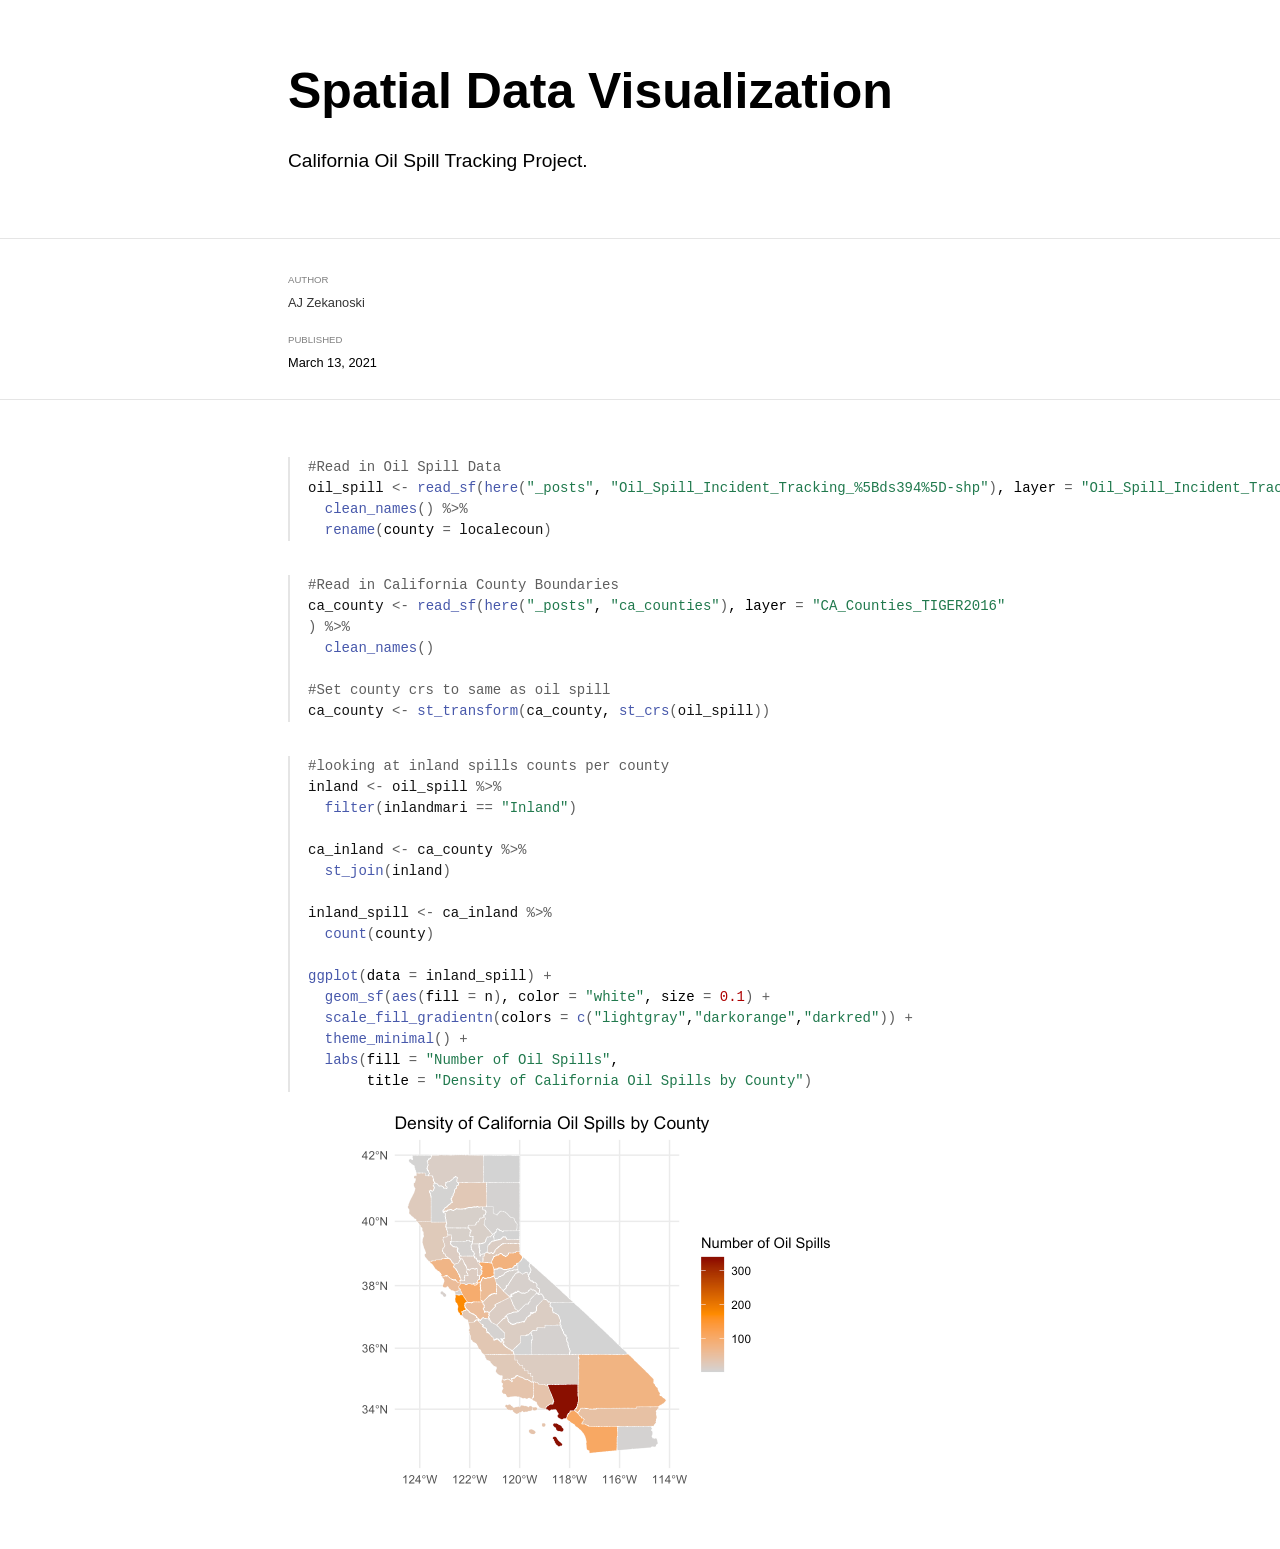
<file: _posts/oil_spill/spatial_data.html>
<!DOCTYPE html>

<html xmlns="http://www.w3.org/1999/xhtml" lang="" xml:lang="">

<head>
  <meta charset="utf-8"/>
  <meta name="viewport" content="width=device-width, initial-scale=1"/>
  <meta http-equiv="X-UA-Compatible" content="IE=Edge,chrome=1"/>
  <meta name="generator" content="distill" />

  <style type="text/css">
  /* Hide doc at startup (prevent jankiness while JS renders/transforms) */
  body {
    visibility: hidden;
  }
  </style>

 <!--radix_placeholder_import_source-->
 <!--/radix_placeholder_import_source-->

<style type="text/css">code{white-space: pre;}</style>
<style type="text/css" data-origin="pandoc">
pre > code.sourceCode { white-space: pre; position: relative; }
pre > code.sourceCode > span { display: inline-block; line-height: 1.25; }
pre > code.sourceCode > span:empty { height: 1.2em; }
code.sourceCode > span { color: inherit; text-decoration: inherit; }
div.sourceCode { margin: 1em 0; }
pre.sourceCode { margin: 0; }
@media screen {
div.sourceCode { overflow: auto; }
}
@media print {
pre > code.sourceCode { white-space: pre-wrap; }
pre > code.sourceCode > span { text-indent: -5em; padding-left: 5em; }
}
pre.numberSource code
  { counter-reset: source-line 0; }
pre.numberSource code > span
  { position: relative; left: -4em; counter-increment: source-line; }
pre.numberSource code > span > a:first-child::before
  { content: counter(source-line);
    position: relative; left: -1em; text-align: right; vertical-align: baseline;
    border: none; display: inline-block;
    -webkit-touch-callout: none; -webkit-user-select: none;
    -khtml-user-select: none; -moz-user-select: none;
    -ms-user-select: none; user-select: none;
    padding: 0 4px; width: 4em;
    color: #aaaaaa;
  }
pre.numberSource { margin-left: 3em; border-left: 1px solid #aaaaaa;  padding-left: 4px; }
div.sourceCode
  {   }
@media screen {
pre > code.sourceCode > span > a:first-child::before { text-decoration: underline; }
}
code span.al { color: #ad0000; } /* Alert */
code span.an { color: #5e5e5e; } /* Annotation */
code span.at { color: #20794d; } /* Attribute */
code span.bn { color: #ad0000; } /* BaseN */
code span.bu { } /* BuiltIn */
code span.cf { color: #007ba5; } /* ControlFlow */
code span.ch { color: #20794d; } /* Char */
code span.cn { color: #8f5902; } /* Constant */
code span.co { color: #5e5e5e; } /* Comment */
code span.cv { color: #5e5e5e; font-style: italic; } /* CommentVar */
code span.do { color: #5e5e5e; font-style: italic; } /* Documentation */
code span.dt { color: #ad0000; } /* DataType */
code span.dv { color: #ad0000; } /* DecVal */
code span.er { color: #ad0000; } /* Error */
code span.ex { } /* Extension */
code span.fl { color: #ad0000; } /* Float */
code span.fu { color: #4758ab; } /* Function */
code span.im { } /* Import */
code span.in { color: #5e5e5e; } /* Information */
code span.kw { color: #007ba5; } /* Keyword */
code span.op { color: #5e5e5e; } /* Operator */
code span.ot { color: #007ba5; } /* Other */
code span.pp { color: #ad0000; } /* Preprocessor */
code span.sc { color: #20794d; } /* SpecialChar */
code span.ss { color: #20794d; } /* SpecialString */
code span.st { color: #20794d; } /* String */
code span.va { color: #111111; } /* Variable */
code span.vs { color: #20794d; } /* VerbatimString */
code span.wa { color: #5e5e5e; font-style: italic; } /* Warning */
</style>

  <!--radix_placeholder_meta_tags-->
  <title>Spatial Data Visualization</title>

  <meta property="description" itemprop="description" content="California Oil Spill Tracking Project."/>


  <!--  https://schema.org/Article -->
  <meta property="article:published" itemprop="datePublished" content="2021-03-13"/>
  <meta property="article:created" itemprop="dateCreated" content="2021-03-13"/>
  <meta name="article:author" content="AJ Zekanoski"/>

  <!--  https://developers.facebook.com/docs/sharing/webmasters#markup -->
  <meta property="og:title" content="Spatial Data Visualization"/>
  <meta property="og:type" content="article"/>
  <meta property="og:description" content="California Oil Spill Tracking Project."/>
  <meta property="og:locale" content="en_US"/>

  <!--  https://dev.twitter.com/cards/types/summary -->
  <meta property="twitter:card" content="summary"/>
  <meta property="twitter:title" content="Spatial Data Visualization"/>
  <meta property="twitter:description" content="California Oil Spill Tracking Project."/>

  <!--/radix_placeholder_meta_tags-->
  <!--radix_placeholder_rmarkdown_metadata-->

  <script type="text/json" id="radix-rmarkdown-metadata">
  {"type":"list","attributes":{"names":{"type":"character","attributes":{},"value":["title","description","theme","author","date","output"]}},"value":[{"type":"character","attributes":{},"value":["Spatial Data Visualization"]},{"type":"character","attributes":{},"value":["California Oil Spill Tracking Project.\n"]},{"type":"character","attributes":{},"value":["aj_theme.css"]},{"type":"list","attributes":{},"value":[{"type":"list","attributes":{"names":{"type":"character","attributes":{},"value":["name"]}},"value":[{"type":"character","attributes":{},"value":["AJ Zekanoski"]}]}]},{"type":"character","attributes":{},"value":["2021-03-13"]},{"type":"list","attributes":{"names":{"type":"character","attributes":{},"value":["distill::distill_article"]}},"value":[{"type":"list","attributes":{"names":{"type":"character","attributes":{},"value":["self_contained"]}},"value":[{"type":"logical","attributes":{},"value":[false]}]}]}]}
  </script>
  <!--/radix_placeholder_rmarkdown_metadata-->
  
  <script type="text/json" id="radix-resource-manifest">
  {"type":"character","attributes":{},"value":["2021-02-12-welcome/data/sierra_amphibians.xlsx","2021-02-12-welcome/data/world_env_vars.csv","2021-02-12-welcome/welcome_files/anchor-4.2.2/anchor.min.js","2021-02-12-welcome/welcome_files/bowser-1.9.3/bowser.min.js","2021-02-12-welcome/welcome_files/distill-2.2.21/template.v2.js","2021-02-12-welcome/welcome_files/figure-html5/unnamed-chunk-1-1.png","2021-02-12-welcome/welcome_files/figure-html5/unnamed-chunk-2-1.png","2021-02-12-welcome/welcome_files/header-attrs-2.6.6/header-attrs.js","2021-02-12-welcome/welcome_files/header-attrs-2.7/header-attrs.js","2021-02-12-welcome/welcome_files/jquery-1.11.3/jquery.min.js","2021-02-12-welcome/welcome_files/popper-2.6.0/popper.min.js","2021-02-12-welcome/welcome_files/tippy-6.2.7/tippy-bundle.umd.min.js","2021-02-12-welcome/welcome_files/tippy-6.2.7/tippy-light-border.css","2021-02-12-welcome/welcome_files/tippy-6.2.7/tippy.css","2021-02-12-welcome/welcome_files/tippy-6.2.7/tippy.umd.min.js","2021-02-12-welcome/welcome_files/webcomponents-2.0.0/webcomponents.js","2021-02-12-welcome/welcome.html","2021-02-12-welcome/welcome.Rmd","ca_counties/CA_Counties_TIGER2016.cpg","ca_counties/CA_Counties_TIGER2016.dbf","ca_counties/CA_Counties_TIGER2016.prj","ca_counties/CA_Counties_TIGER2016.sbn","ca_counties/CA_Counties_TIGER2016.sbx","ca_counties/CA_Counties_TIGER2016.shp","ca_counties/CA_Counties_TIGER2016.shp.xml","ca_counties/CA_Counties_TIGER2016.shx","cowboys.pdf","lobster_abundance_sbc_lter.csv","lobster_files/anchor-4.2.2/anchor.min.js","lobster_files/bowser-1.9.3/bowser.min.js","lobster_files/distill-2.2.21/template.v2.js","lobster_files/figure-html5/unnamed-chunk-3-1.png","lobster_files/figure-html5/unnamed-chunk-5-1.png","lobster_files/header-attrs-2.7/header-attrs.js","lobster_files/jquery-1.11.3/jquery.min.js","lobster_files/kePrint-0.0.1/kePrint.js","lobster_files/lightable-0.0.1/lightable.css","lobster_files/popper-2.6.0/popper.min.js","lobster_files/tippy-6.2.7/tippy-bundle.umd.min.js","lobster_files/tippy-6.2.7/tippy-light-border.css","lobster_files/tippy-6.2.7/tippy.css","lobster_files/tippy-6.2.7/tippy.umd.min.js","lobster_files/webcomponents-2.0.0/webcomponents.js","lobster.html","Oil_Spill_Incident_Tracking_%5Bds394%5D-shp/Oil_Spill_Incident_Tracking_%5Bds394%5D.cpg","Oil_Spill_Incident_Tracking_%5Bds394%5D-shp/Oil_Spill_Incident_Tracking_%5Bds394%5D.dbf","Oil_Spill_Incident_Tracking_%5Bds394%5D-shp/Oil_Spill_Incident_Tracking_%5Bds394%5D.prj","Oil_Spill_Incident_Tracking_%5Bds394%5D-shp/Oil_Spill_Incident_Tracking_%5Bds394%5D.shp","Oil_Spill_Incident_Tracking_%5Bds394%5D-shp/Oil_Spill_Incident_Tracking_%5Bds394%5D.shx","Oil_Spill_Incident_Tracking_%5Bds394%5D-shp/Oil_Spill_Incident_Tracking_%5Bds394%5D.xml","spatial_data_files/anchor-4.2.2/anchor.min.js","spatial_data_files/bowser-1.9.3/bowser.min.js","spatial_data_files/distill-2.2.21/template.v2.js","spatial_data_files/figure-html5/unnamed-chunk-3-1.png","spatial_data_files/figure-html5/unnamed-chunk-4-1.png","spatial_data_files/header-attrs-2.7/header-attrs.js","spatial_data_files/jquery-1.11.3/jquery.min.js","spatial_data_files/popper-2.6.0/popper.min.js","spatial_data_files/tippy-6.2.7/tippy-bundle.umd.min.js","spatial_data_files/tippy-6.2.7/tippy-light-border.css","spatial_data_files/tippy-6.2.7/tippy.css","spatial_data_files/tippy-6.2.7/tippy.umd.min.js","spatial_data_files/webcomponents-2.0.0/webcomponents.js","text_analysis_files/anchor-4.2.2/anchor.min.js","text_analysis_files/bowser-1.9.3/bowser.min.js","text_analysis_files/distill-2.2.21/template.v2.js","text_analysis_files/figure-html5/unnamed-chunk-11-1.png","text_analysis_files/figure-html5/unnamed-chunk-13-1.png","text_analysis_files/header-attrs-2.7/header-attrs.js","text_analysis_files/jquery-1.11.3/jquery.min.js","text_analysis_files/popper-2.6.0/popper.min.js","text_analysis_files/tippy-6.2.7/tippy-bundle.umd.min.js","text_analysis_files/tippy-6.2.7/tippy-light-border.css","text_analysis_files/tippy-6.2.7/tippy.css","text_analysis_files/tippy-6.2.7/tippy.umd.min.js","text_analysis_files/webcomponents-2.0.0/webcomponents.js","text_analysis.html"]}
  </script>
  <!--radix_placeholder_navigation_in_header-->
  <!--/radix_placeholder_navigation_in_header-->
  <!--radix_placeholder_distill-->

  <style type="text/css">

  body {
    background-color: white;
  }

  .pandoc-table {
    width: 100%;
  }

  .pandoc-table>caption {
    margin-bottom: 10px;
  }

  .pandoc-table th:not([align]) {
    text-align: left;
  }

  .pagedtable-footer {
    font-size: 15px;
  }

  d-byline .byline {
    grid-template-columns: 2fr 2fr;
  }

  d-byline .byline h3 {
    margin-block-start: 1.5em;
  }

  d-byline .byline .authors-affiliations h3 {
    margin-block-start: 0.5em;
  }

  .authors-affiliations .orcid-id {
    width: 16px;
    height:16px;
    margin-left: 4px;
    margin-right: 4px;
    vertical-align: middle;
    padding-bottom: 2px;
  }

  d-title .dt-tags {
    margin-top: 1em;
    grid-column: text;
  }

  .dt-tags .dt-tag {
    text-decoration: none;
    display: inline-block;
    color: rgba(0,0,0,0.6);
    padding: 0em 0.4em;
    margin-right: 0.5em;
    margin-bottom: 0.4em;
    font-size: 70%;
    border: 1px solid rgba(0,0,0,0.2);
    border-radius: 3px;
    text-transform: uppercase;
    font-weight: 500;
  }

  d-article table.gt_table td,
  d-article table.gt_table th {
    border-bottom: none;
  }

  .html-widget {
    margin-bottom: 2.0em;
  }

  .l-screen-inset {
    padding-right: 16px;
  }

  .l-screen .caption {
    margin-left: 10px;
  }

  .shaded {
    background: rgb(247, 247, 247);
    padding-top: 20px;
    padding-bottom: 20px;
    border-top: 1px solid rgba(0, 0, 0, 0.1);
    border-bottom: 1px solid rgba(0, 0, 0, 0.1);
  }

  .shaded .html-widget {
    margin-bottom: 0;
    border: 1px solid rgba(0, 0, 0, 0.1);
  }

  .shaded .shaded-content {
    background: white;
  }

  .text-output {
    margin-top: 0;
    line-height: 1.5em;
  }

  .hidden {
    display: none !important;
  }

  d-article {
    padding-top: 2.5rem;
    padding-bottom: 30px;
  }

  d-appendix {
    padding-top: 30px;
  }

  d-article>p>img {
    width: 100%;
  }

  d-article h2 {
    margin: 1rem 0 1.5rem 0;
  }

  d-article h3 {
    margin-top: 1.5rem;
  }

  d-article iframe {
    border: 1px solid rgba(0, 0, 0, 0.1);
    margin-bottom: 2.0em;
    width: 100%;
  }

  /* Tweak code blocks */

  d-article div.sourceCode code,
  d-article pre code {
    font-family: Consolas, Monaco, 'Andale Mono', 'Ubuntu Mono', monospace;
  }

  d-article pre,
  d-article div.sourceCode,
  d-article div.sourceCode pre {
    overflow: auto;
  }

  d-article div.sourceCode {
    background-color: white;
  }

  d-article div.sourceCode pre {
    padding-left: 10px;
    font-size: 12px;
    border-left: 2px solid rgba(0,0,0,0.1);
  }

  d-article pre {
    font-size: 12px;
    color: black;
    background: none;
    margin-top: 0;
    text-align: left;
    white-space: pre;
    word-spacing: normal;
    word-break: normal;
    word-wrap: normal;
    line-height: 1.5;

    -moz-tab-size: 4;
    -o-tab-size: 4;
    tab-size: 4;

    -webkit-hyphens: none;
    -moz-hyphens: none;
    -ms-hyphens: none;
    hyphens: none;
  }

  d-article pre a {
    border-bottom: none;
  }

  d-article pre a:hover {
    border-bottom: none;
    text-decoration: underline;
  }

  d-article details {
    grid-column: text;
    margin-bottom: 0.8em;
  }

  @media(min-width: 768px) {

  d-article pre,
  d-article div.sourceCode,
  d-article div.sourceCode pre {
    overflow: visible !important;
  }

  d-article div.sourceCode pre {
    padding-left: 18px;
    font-size: 14px;
  }

  d-article pre {
    font-size: 14px;
  }

  }

  figure img.external {
    background: white;
    border: 1px solid rgba(0, 0, 0, 0.1);
    box-shadow: 0 1px 8px rgba(0, 0, 0, 0.1);
    padding: 18px;
    box-sizing: border-box;
  }

  /* CSS for d-contents */

  .d-contents {
    grid-column: text;
    color: rgba(0,0,0,0.8);
    font-size: 0.9em;
    padding-bottom: 1em;
    margin-bottom: 1em;
    padding-bottom: 0.5em;
    margin-bottom: 1em;
    padding-left: 0.25em;
    justify-self: start;
  }

  @media(min-width: 1000px) {
    .d-contents.d-contents-float {
      height: 0;
      grid-column-start: 1;
      grid-column-end: 4;
      justify-self: center;
      padding-right: 3em;
      padding-left: 2em;
    }
  }

  .d-contents nav h3 {
    font-size: 18px;
    margin-top: 0;
    margin-bottom: 1em;
  }

  .d-contents li {
    list-style-type: none
  }

  .d-contents nav > ul {
    padding-left: 0;
  }

  .d-contents ul {
    padding-left: 1em
  }

  .d-contents nav ul li {
    margin-top: 0.6em;
    margin-bottom: 0.2em;
  }

  .d-contents nav a {
    font-size: 13px;
    border-bottom: none;
    text-decoration: none
    color: rgba(0, 0, 0, 0.8);
  }

  .d-contents nav a:hover {
    text-decoration: underline solid rgba(0, 0, 0, 0.6)
  }

  .d-contents nav > ul > li > a {
    font-weight: 600;
  }

  .d-contents nav > ul > li > ul {
    font-weight: inherit;
  }

  .d-contents nav > ul > li > ul > li {
    margin-top: 0.2em;
  }


  .d-contents nav ul {
    margin-top: 0;
    margin-bottom: 0.25em;
  }

  .d-article-with-toc h2:nth-child(2) {
    margin-top: 0;
  }


  /* Figure */

  .figure {
    position: relative;
    margin-bottom: 2.5em;
    margin-top: 1.5em;
  }

  .figure img {
    width: 100%;
  }

  .figure .caption {
    color: rgba(0, 0, 0, 0.6);
    font-size: 12px;
    line-height: 1.5em;
  }

  .figure img.external {
    background: white;
    border: 1px solid rgba(0, 0, 0, 0.1);
    box-shadow: 0 1px 8px rgba(0, 0, 0, 0.1);
    padding: 18px;
    box-sizing: border-box;
  }

  .figure .caption a {
    color: rgba(0, 0, 0, 0.6);
  }

  .figure .caption b,
  .figure .caption strong, {
    font-weight: 600;
    color: rgba(0, 0, 0, 1.0);
  }

  /* Citations */

  d-article .citation {
    color: inherit;
    cursor: inherit;
  }

  div.hanging-indent{
    margin-left: 1em; text-indent: -1em;
  }

  /* Citation hover box */

  .tippy-box[data-theme~=light-border] {
    background-color: rgba(250, 250, 250, 0.95);
  }

  .tippy-content > p {
    margin-bottom: 0;
    padding: 2px;
  }


  /* Tweak 1000px media break to show more text */

  @media(min-width: 1000px) {
    .base-grid,
    distill-header,
    d-title,
    d-abstract,
    d-article,
    d-appendix,
    distill-appendix,
    d-byline,
    d-footnote-list,
    d-citation-list,
    distill-footer {
      grid-template-columns: [screen-start] 1fr [page-start kicker-start] 80px [middle-start] 50px [text-start kicker-end] 65px 65px 65px 65px 65px 65px 65px 65px [text-end gutter-start] 65px [middle-end] 65px [page-end gutter-end] 1fr [screen-end];
      grid-column-gap: 16px;
    }

    .grid {
      grid-column-gap: 16px;
    }

    d-article {
      font-size: 1.06rem;
      line-height: 1.7em;
    }
    figure .caption, .figure .caption, figure figcaption {
      font-size: 13px;
    }
  }

  @media(min-width: 1180px) {
    .base-grid,
    distill-header,
    d-title,
    d-abstract,
    d-article,
    d-appendix,
    distill-appendix,
    d-byline,
    d-footnote-list,
    d-citation-list,
    distill-footer {
      grid-template-columns: [screen-start] 1fr [page-start kicker-start] 60px [middle-start] 60px [text-start kicker-end] 60px 60px 60px 60px 60px 60px 60px 60px [text-end gutter-start] 60px [middle-end] 60px [page-end gutter-end] 1fr [screen-end];
      grid-column-gap: 32px;
    }

    .grid {
      grid-column-gap: 32px;
    }
  }


  /* Get the citation styles for the appendix (not auto-injected on render since
     we do our own rendering of the citation appendix) */

  d-appendix .citation-appendix,
  .d-appendix .citation-appendix {
    font-size: 11px;
    line-height: 15px;
    border-left: 1px solid rgba(0, 0, 0, 0.1);
    padding-left: 18px;
    border: 1px solid rgba(0,0,0,0.1);
    background: rgba(0, 0, 0, 0.02);
    padding: 10px 18px;
    border-radius: 3px;
    color: rgba(150, 150, 150, 1);
    overflow: hidden;
    margin-top: -12px;
    white-space: pre-wrap;
    word-wrap: break-word;
  }

  /* Include appendix styles here so they can be overridden */

  d-appendix {
    contain: layout style;
    font-size: 0.8em;
    line-height: 1.7em;
    margin-top: 60px;
    margin-bottom: 0;
    border-top: 1px solid rgba(0, 0, 0, 0.1);
    color: rgba(0,0,0,0.5);
    padding-top: 60px;
    padding-bottom: 48px;
  }

  d-appendix h3 {
    grid-column: page-start / text-start;
    font-size: 15px;
    font-weight: 500;
    margin-top: 1em;
    margin-bottom: 0;
    color: rgba(0,0,0,0.65);
  }

  d-appendix h3 + * {
    margin-top: 1em;
  }

  d-appendix ol {
    padding: 0 0 0 15px;
  }

  @media (min-width: 768px) {
    d-appendix ol {
      padding: 0 0 0 30px;
      margin-left: -30px;
    }
  }

  d-appendix li {
    margin-bottom: 1em;
  }

  d-appendix a {
    color: rgba(0, 0, 0, 0.6);
  }

  d-appendix > * {
    grid-column: text;
  }

  d-appendix > d-footnote-list,
  d-appendix > d-citation-list,
  d-appendix > distill-appendix {
    grid-column: screen;
  }

  /* Include footnote styles here so they can be overridden */

  d-footnote-list {
    contain: layout style;
  }

  d-footnote-list > * {
    grid-column: text;
  }

  d-footnote-list a.footnote-backlink {
    color: rgba(0,0,0,0.3);
    padding-left: 0.5em;
  }



  /* Anchor.js */

  .anchorjs-link {
    /*transition: all .25s linear; */
    text-decoration: none;
    border-bottom: none;
  }
  *:hover > .anchorjs-link {
    margin-left: -1.125em !important;
    text-decoration: none;
    border-bottom: none;
  }

  /* Social footer */

  .social_footer {
    margin-top: 30px;
    margin-bottom: 0;
    color: rgba(0,0,0,0.67);
  }

  .disqus-comments {
    margin-right: 30px;
  }

  .disqus-comment-count {
    border-bottom: 1px solid rgba(0, 0, 0, 0.4);
    cursor: pointer;
  }

  #disqus_thread {
    margin-top: 30px;
  }

  .article-sharing a {
    border-bottom: none;
    margin-right: 8px;
  }

  .article-sharing a:hover {
    border-bottom: none;
  }

  .sidebar-section.subscribe {
    font-size: 12px;
    line-height: 1.6em;
  }

  .subscribe p {
    margin-bottom: 0.5em;
  }


  .article-footer .subscribe {
    font-size: 15px;
    margin-top: 45px;
  }


  .sidebar-section.custom {
    font-size: 12px;
    line-height: 1.6em;
  }

  .custom p {
    margin-bottom: 0.5em;
  }

  /* Styles for listing layout (hide title) */
  .layout-listing d-title, .layout-listing .d-title {
    display: none;
  }

  /* Styles for posts lists (not auto-injected) */


  .posts-with-sidebar {
    padding-left: 45px;
    padding-right: 45px;
  }

  .posts-list .description h2,
  .posts-list .description p {
    font-family: -apple-system, BlinkMacSystemFont, "Segoe UI", Roboto, Oxygen, Ubuntu, Cantarell, "Fira Sans", "Droid Sans", "Helvetica Neue", Arial, sans-serif;
  }

  .posts-list .description h2 {
    font-weight: 700;
    border-bottom: none;
    padding-bottom: 0;
  }

  .posts-list h2.post-tag {
    border-bottom: 1px solid rgba(0, 0, 0, 0.2);
    padding-bottom: 12px;
  }
  .posts-list {
    margin-top: 60px;
    margin-bottom: 24px;
  }

  .posts-list .post-preview {
    text-decoration: none;
    overflow: hidden;
    display: block;
    border-bottom: 1px solid rgba(0, 0, 0, 0.1);
    padding: 24px 0;
  }

  .post-preview-last {
    border-bottom: none !important;
  }

  .posts-list .posts-list-caption {
    grid-column: screen;
    font-weight: 400;
  }

  .posts-list .post-preview h2 {
    margin: 0 0 6px 0;
    line-height: 1.2em;
    font-style: normal;
    font-size: 24px;
  }

  .posts-list .post-preview p {
    margin: 0 0 12px 0;
    line-height: 1.4em;
    font-size: 16px;
  }

  .posts-list .post-preview .thumbnail {
    box-sizing: border-box;
    margin-bottom: 24px;
    position: relative;
    max-width: 500px;
  }
  .posts-list .post-preview img {
    width: 100%;
    display: block;
  }

  .posts-list .metadata {
    font-size: 12px;
    line-height: 1.4em;
    margin-bottom: 18px;
  }

  .posts-list .metadata > * {
    display: inline-block;
  }

  .posts-list .metadata .publishedDate {
    margin-right: 2em;
  }

  .posts-list .metadata .dt-authors {
    display: block;
    margin-top: 0.3em;
    margin-right: 2em;
  }

  .posts-list .dt-tags {
    display: block;
    line-height: 1em;
  }

  .posts-list .dt-tags .dt-tag {
    display: inline-block;
    color: rgba(0,0,0,0.6);
    padding: 0.3em 0.4em;
    margin-right: 0.2em;
    margin-bottom: 0.4em;
    font-size: 60%;
    border: 1px solid rgba(0,0,0,0.2);
    border-radius: 3px;
    text-transform: uppercase;
    font-weight: 500;
  }

  .posts-list img {
    opacity: 1;
  }

  .posts-list img[data-src] {
    opacity: 0;
  }

  .posts-more {
    clear: both;
  }


  .posts-sidebar {
    font-size: 16px;
  }

  .posts-sidebar h3 {
    font-size: 16px;
    margin-top: 0;
    margin-bottom: 0.5em;
    font-weight: 400;
    text-transform: uppercase;
  }

  .sidebar-section {
    margin-bottom: 30px;
  }

  .categories ul {
    list-style-type: none;
    margin: 0;
    padding: 0;
  }

  .categories li {
    color: rgba(0, 0, 0, 0.8);
    margin-bottom: 0;
  }

  .categories li>a {
    border-bottom: none;
  }

  .categories li>a:hover {
    border-bottom: 1px solid rgba(0, 0, 0, 0.4);
  }

  .categories .active {
    font-weight: 600;
  }

  .categories .category-count {
    color: rgba(0, 0, 0, 0.4);
  }


  @media(min-width: 768px) {
    .posts-list .post-preview h2 {
      font-size: 26px;
    }
    .posts-list .post-preview .thumbnail {
      float: right;
      width: 30%;
      margin-bottom: 0;
    }
    .posts-list .post-preview .description {
      float: left;
      width: 45%;
    }
    .posts-list .post-preview .metadata {
      float: left;
      width: 20%;
      margin-top: 8px;
    }
    .posts-list .post-preview p {
      margin: 0 0 12px 0;
      line-height: 1.5em;
      font-size: 16px;
    }
    .posts-with-sidebar .posts-list {
      float: left;
      width: 75%;
    }
    .posts-with-sidebar .posts-sidebar {
      float: right;
      width: 20%;
      margin-top: 60px;
      padding-top: 24px;
      padding-bottom: 24px;
    }
  }


  /* Improve display for browsers without grid (IE/Edge <= 15) */

  .downlevel {
    line-height: 1.6em;
    font-family: -apple-system, BlinkMacSystemFont, "Segoe UI", Roboto, Oxygen, Ubuntu, Cantarell, "Fira Sans", "Droid Sans", "Helvetica Neue", Arial, sans-serif;
    margin: 0;
  }

  .downlevel .d-title {
    padding-top: 6rem;
    padding-bottom: 1.5rem;
  }

  .downlevel .d-title h1 {
    font-size: 50px;
    font-weight: 700;
    line-height: 1.1em;
    margin: 0 0 0.5rem;
  }

  .downlevel .d-title p {
    font-weight: 300;
    font-size: 1.2rem;
    line-height: 1.55em;
    margin-top: 0;
  }

  .downlevel .d-byline {
    padding-top: 0.8em;
    padding-bottom: 0.8em;
    font-size: 0.8rem;
    line-height: 1.8em;
  }

  .downlevel .section-separator {
    border: none;
    border-top: 1px solid rgba(0, 0, 0, 0.1);
  }

  .downlevel .d-article {
    font-size: 1.06rem;
    line-height: 1.7em;
    padding-top: 1rem;
    padding-bottom: 2rem;
  }


  .downlevel .d-appendix {
    padding-left: 0;
    padding-right: 0;
    max-width: none;
    font-size: 0.8em;
    line-height: 1.7em;
    margin-bottom: 0;
    color: rgba(0,0,0,0.5);
    padding-top: 40px;
    padding-bottom: 48px;
  }

  .downlevel .footnotes ol {
    padding-left: 13px;
  }

  .downlevel .base-grid,
  .downlevel .distill-header,
  .downlevel .d-title,
  .downlevel .d-abstract,
  .downlevel .d-article,
  .downlevel .d-appendix,
  .downlevel .distill-appendix,
  .downlevel .d-byline,
  .downlevel .d-footnote-list,
  .downlevel .d-citation-list,
  .downlevel .distill-footer,
  .downlevel .appendix-bottom,
  .downlevel .posts-container {
    padding-left: 40px;
    padding-right: 40px;
  }

  @media(min-width: 768px) {
    .downlevel .base-grid,
    .downlevel .distill-header,
    .downlevel .d-title,
    .downlevel .d-abstract,
    .downlevel .d-article,
    .downlevel .d-appendix,
    .downlevel .distill-appendix,
    .downlevel .d-byline,
    .downlevel .d-footnote-list,
    .downlevel .d-citation-list,
    .downlevel .distill-footer,
    .downlevel .appendix-bottom,
    .downlevel .posts-container {
    padding-left: 150px;
    padding-right: 150px;
    max-width: 900px;
  }
  }

  .downlevel pre code {
    display: block;
    border-left: 2px solid rgba(0, 0, 0, .1);
    padding: 0 0 0 20px;
    font-size: 14px;
  }

  .downlevel code, .downlevel pre {
    color: black;
    background: none;
    font-family: Consolas, Monaco, 'Andale Mono', 'Ubuntu Mono', monospace;
    text-align: left;
    white-space: pre;
    word-spacing: normal;
    word-break: normal;
    word-wrap: normal;
    line-height: 1.5;

    -moz-tab-size: 4;
    -o-tab-size: 4;
    tab-size: 4;

    -webkit-hyphens: none;
    -moz-hyphens: none;
    -ms-hyphens: none;
    hyphens: none;
  }

  .downlevel .posts-list .post-preview {
    color: inherit;
  }



  </style>

  <script type="application/javascript">

  function is_downlevel_browser() {
    if (bowser.isUnsupportedBrowser({ msie: "12", msedge: "16"},
                                   window.navigator.userAgent)) {
      return true;
    } else {
      return window.load_distill_framework === undefined;
    }
  }

  // show body when load is complete
  function on_load_complete() {

    // add anchors
    if (window.anchors) {
      window.anchors.options.placement = 'left';
      window.anchors.add('d-article > h2, d-article > h3, d-article > h4, d-article > h5');
    }


    // set body to visible
    document.body.style.visibility = 'visible';

    // force redraw for leaflet widgets
    if (window.HTMLWidgets) {
      var maps = window.HTMLWidgets.findAll(".leaflet");
      $.each(maps, function(i, el) {
        var map = this.getMap();
        map.invalidateSize();
        map.eachLayer(function(layer) {
          if (layer instanceof L.TileLayer)
            layer.redraw();
        });
      });
    }

    // trigger 'shown' so htmlwidgets resize
    $('d-article').trigger('shown');
  }

  function init_distill() {

    init_common();

    // create front matter
    var front_matter = $('<d-front-matter></d-front-matter>');
    $('#distill-front-matter').wrap(front_matter);

    // create d-title
    $('.d-title').changeElementType('d-title');

    // create d-byline
    var byline = $('<d-byline></d-byline>');
    $('.d-byline').replaceWith(byline);

    // create d-article
    var article = $('<d-article></d-article>');
    $('.d-article').wrap(article).children().unwrap();

    // move posts container into article
    $('.posts-container').appendTo($('d-article'));

    // create d-appendix
    $('.d-appendix').changeElementType('d-appendix');

    // flag indicating that we have appendix items
    var appendix = $('.appendix-bottom').children('h3').length > 0;

    // replace footnotes with <d-footnote>
    $('.footnote-ref').each(function(i, val) {
      appendix = true;
      var href = $(this).attr('href');
      var id = href.replace('#', '');
      var fn = $('#' + id);
      var fn_p = $('#' + id + '>p');
      fn_p.find('.footnote-back').remove();
      var text = fn_p.html();
      var dtfn = $('<d-footnote></d-footnote>');
      dtfn.html(text);
      $(this).replaceWith(dtfn);
    });
    // remove footnotes
    $('.footnotes').remove();

    // move refs into #references-listing
    $('#references-listing').replaceWith($('#refs'));

    $('h1.appendix, h2.appendix').each(function(i, val) {
      $(this).changeElementType('h3');
    });
    $('h3.appendix').each(function(i, val) {
      var id = $(this).attr('id');
      $('.d-contents a[href="#' + id + '"]').parent().remove();
      appendix = true;
      $(this).nextUntil($('h1, h2, h3')).addBack().appendTo($('d-appendix'));
    });

    // show d-appendix if we have appendix content
    $("d-appendix").css('display', appendix ? 'grid' : 'none');

    // localize layout chunks to just output
    $('.layout-chunk').each(function(i, val) {

      // capture layout
      var layout = $(this).attr('data-layout');

      // apply layout to markdown level block elements
      var elements = $(this).children().not('details, div.sourceCode, pre, script');
      elements.each(function(i, el) {
        var layout_div = $('<div class="' + layout + '"></div>');
        if (layout_div.hasClass('shaded')) {
          var shaded_content = $('<div class="shaded-content"></div>');
          $(this).wrap(shaded_content);
          $(this).parent().wrap(layout_div);
        } else {
          $(this).wrap(layout_div);
        }
      });


      // unwrap the layout-chunk div
      $(this).children().unwrap();
    });

    // remove code block used to force  highlighting css
    $('.distill-force-highlighting-css').parent().remove();

    // remove empty line numbers inserted by pandoc when using a
    // custom syntax highlighting theme
    $('code.sourceCode a:empty').remove();

    // load distill framework
    load_distill_framework();

    // wait for window.distillRunlevel == 4 to do post processing
    function distill_post_process() {

      if (!window.distillRunlevel || window.distillRunlevel < 4)
        return;

      // hide author/affiliations entirely if we have no authors
      var front_matter = JSON.parse($("#distill-front-matter").html());
      var have_authors = front_matter.authors && front_matter.authors.length > 0;
      if (!have_authors)
        $('d-byline').addClass('hidden');

      // article with toc class
      $('.d-contents').parent().addClass('d-article-with-toc');

      // strip links that point to #
      $('.authors-affiliations').find('a[href="#"]').removeAttr('href');

      // add orcid ids
      $('.authors-affiliations').find('.author').each(function(i, el) {
        var orcid_id = front_matter.authors[i].orcidID;
        if (orcid_id) {
          var a = $('<a></a>');
          a.attr('href', 'https://orcid.org/' + orcid_id);
          var img = $('<img></img>');
          img.addClass('orcid-id');
          img.attr('alt', 'ORCID ID');
          img.attr('src','[data-uri]');
          a.append(img);
          $(this).append(a);
        }
      });

      // hide elements of author/affiliations grid that have no value
      function hide_byline_column(caption) {
        $('d-byline').find('h3:contains("' + caption + '")').parent().css('visibility', 'hidden');
      }

      // affiliations
      var have_affiliations = false;
      for (var i = 0; i<front_matter.authors.length; ++i) {
        var author = front_matter.authors[i];
        if (author.affiliation !== "&nbsp;") {
          have_affiliations = true;
          break;
        }
      }
      if (!have_affiliations)
        $('d-byline').find('h3:contains("Affiliations")').css('visibility', 'hidden');

      // published date
      if (!front_matter.publishedDate)
        hide_byline_column("Published");

      // document object identifier
      var doi = $('d-byline').find('h3:contains("DOI")');
      var doi_p = doi.next().empty();
      if (!front_matter.doi) {
        // if we have a citation and valid citationText then link to that
        if ($('#citation').length > 0 && front_matter.citationText) {
          doi.html('Citation');
          $('<a href="#citation"></a>')
            .text(front_matter.citationText)
            .appendTo(doi_p);
        } else {
          hide_byline_column("DOI");
        }
      } else {
        $('<a></a>')
           .attr('href', "https://doi.org/" + front_matter.doi)
           .html(front_matter.doi)
           .appendTo(doi_p);
      }

       // change plural form of authors/affiliations
      if (front_matter.authors.length === 1) {
        var grid = $('.authors-affiliations');
        grid.children('h3:contains("Authors")').text('Author');
        grid.children('h3:contains("Affiliations")').text('Affiliation');
      }

      // remove d-appendix and d-footnote-list local styles
      $('d-appendix > style:first-child').remove();
      $('d-footnote-list > style:first-child').remove();

      // move appendix-bottom entries to the bottom
      $('.appendix-bottom').appendTo('d-appendix').children().unwrap();
      $('.appendix-bottom').remove();

      // hoverable references
      $('span.citation[data-cites]').each(function() {
        var refHtml = $('#ref-' + $(this).attr('data-cites')).html();
        window.tippy(this, {
          allowHTML: true,
          content: refHtml,
          maxWidth: 500,
          interactive: true,
          interactiveBorder: 10,
          theme: 'light-border',
          placement: 'bottom-start'
        });
      });

      // clear polling timer
      clearInterval(tid);

      // show body now that everything is ready
      on_load_complete();
    }

    var tid = setInterval(distill_post_process, 50);
    distill_post_process();

  }

  function init_downlevel() {

    init_common();

     // insert hr after d-title
    $('.d-title').after($('<hr class="section-separator"/>'));

    // check if we have authors
    var front_matter = JSON.parse($("#distill-front-matter").html());
    var have_authors = front_matter.authors && front_matter.authors.length > 0;

    // manage byline/border
    if (!have_authors)
      $('.d-byline').remove();
    $('.d-byline').after($('<hr class="section-separator"/>'));
    $('.d-byline a').remove();

    // remove toc
    $('.d-contents').remove();

    // move appendix elements
    $('h1.appendix, h2.appendix').each(function(i, val) {
      $(this).changeElementType('h3');
    });
    $('h3.appendix').each(function(i, val) {
      $(this).nextUntil($('h1, h2, h3')).addBack().appendTo($('.d-appendix'));
    });


    // inject headers into references and footnotes
    var refs_header = $('<h3></h3>');
    refs_header.text('References');
    $('#refs').prepend(refs_header);

    var footnotes_header = $('<h3></h3');
    footnotes_header.text('Footnotes');
    $('.footnotes').children('hr').first().replaceWith(footnotes_header);

    // move appendix-bottom entries to the bottom
    $('.appendix-bottom').appendTo('.d-appendix').children().unwrap();
    $('.appendix-bottom').remove();

    // remove appendix if it's empty
    if ($('.d-appendix').children().length === 0)
      $('.d-appendix').remove();

    // prepend separator above appendix
    $('.d-appendix').before($('<hr class="section-separator" style="clear: both"/>'));

    // trim code
    $('pre>code').each(function(i, val) {
      $(this).html($.trim($(this).html()));
    });

    // move posts-container right before article
    $('.posts-container').insertBefore($('.d-article'));

    $('body').addClass('downlevel');

    on_load_complete();
  }


  function init_common() {

    // jquery plugin to change element types
    (function($) {
      $.fn.changeElementType = function(newType) {
        var attrs = {};

        $.each(this[0].attributes, function(idx, attr) {
          attrs[attr.nodeName] = attr.nodeValue;
        });

        this.replaceWith(function() {
          return $("<" + newType + "/>", attrs).append($(this).contents());
        });
      };
    })(jQuery);

    // prevent underline for linked images
    $('a > img').parent().css({'border-bottom' : 'none'});

    // mark non-body figures created by knitr chunks as 100% width
    $('.layout-chunk').each(function(i, val) {
      var figures = $(this).find('img, .html-widget');
      if ($(this).attr('data-layout') !== "l-body") {
        figures.css('width', '100%');
      } else {
        figures.css('max-width', '100%');
        figures.filter("[width]").each(function(i, val) {
          var fig = $(this);
          fig.css('width', fig.attr('width') + 'px');
        });

      }
    });

    // auto-append index.html to post-preview links in file: protocol
    // and in rstudio ide preview
    $('.post-preview').each(function(i, val) {
      if (window.location.protocol === "file:")
        $(this).attr('href', $(this).attr('href') + "index.html");
    });

    // get rid of index.html references in header
    if (window.location.protocol !== "file:") {
      $('.distill-site-header a[href]').each(function(i,val) {
        $(this).attr('href', $(this).attr('href').replace("index.html", "./"));
      });
    }

    // add class to pandoc style tables
    $('tr.header').parent('thead').parent('table').addClass('pandoc-table');
    $('.kable-table').children('table').addClass('pandoc-table');

    // add figcaption style to table captions
    $('caption').parent('table').addClass("figcaption");

    // initialize posts list
    if (window.init_posts_list)
      window.init_posts_list();

    // implmement disqus comment link
    $('.disqus-comment-count').click(function() {
      window.headroom_prevent_pin = true;
      $('#disqus_thread').toggleClass('hidden');
      if (!$('#disqus_thread').hasClass('hidden')) {
        var offset = $(this).offset();
        $(window).resize();
        $('html, body').animate({
          scrollTop: offset.top - 35
        });
      }
    });
  }

  document.addEventListener('DOMContentLoaded', function() {
    if (is_downlevel_browser())
      init_downlevel();
    else
      window.addEventListener('WebComponentsReady', init_distill);
  });

  </script>

  <!--/radix_placeholder_distill-->
  <script src="spatial_data_files/header-attrs-2.7/header-attrs.js"></script>
  <script src="spatial_data_files/jquery-1.11.3/jquery.min.js"></script>
  <script src="spatial_data_files/popper-2.6.0/popper.min.js"></script>
  <link href="spatial_data_files/tippy-6.2.7/tippy.css" rel="stylesheet" />
  <link href="spatial_data_files/tippy-6.2.7/tippy-light-border.css" rel="stylesheet" />
  <script src="spatial_data_files/tippy-6.2.7/tippy.umd.min.js"></script>
  <script src="spatial_data_files/anchor-4.2.2/anchor.min.js"></script>
  <script src="spatial_data_files/bowser-1.9.3/bowser.min.js"></script>
  <script src="spatial_data_files/webcomponents-2.0.0/webcomponents.js"></script>
  <script src="spatial_data_files/distill-2.2.21/template.v2.js"></script>
  <!--radix_placeholder_site_in_header-->
  <!--/radix_placeholder_site_in_header-->


</head>

<body>

<!--radix_placeholder_front_matter-->

<script id="distill-front-matter" type="text/json">
{"title":"Spatial Data Visualization","description":"California Oil Spill Tracking Project.","authors":[{"author":"AJ Zekanoski","authorURL":"#","affiliation":"&nbsp;","affiliationURL":"#","orcidID":""}],"publishedDate":"2021-03-13T00:00:00.000+00:00","citationText":"Zekanoski, 2021"}
</script>

<!--/radix_placeholder_front_matter-->
<!--radix_placeholder_navigation_before_body-->
<!--/radix_placeholder_navigation_before_body-->
<!--radix_placeholder_site_before_body-->
<!--/radix_placeholder_site_before_body-->

<div class="d-title">
<h1>Spatial Data Visualization</h1>
<!--radix_placeholder_categories-->
<!--/radix_placeholder_categories-->
<p><p>California Oil Spill Tracking Project.</p></p>
</div>

<div class="d-byline">
  AJ Zekanoski  
  
<br/>2021-03-13
</div>

<div class="d-article">
<div class="layout-chunk" data-layout="l-body">
<div class="sourceCode">
<pre class="sourceCode r"><code class="sourceCode r"><span class='co'>#Read in Oil Spill Data</span>
<span class='va'>oil_spill</span> <span class='op'>&lt;-</span> <span class='fu'><a href='https://r-spatial.github.io/sf/reference/st_read.html'>read_sf</a></span><span class='op'>(</span><span class='fu'><a href='https://here.r-lib.org//reference/here.html'>here</a></span><span class='op'>(</span><span class='st'>"_posts"</span>, <span class='st'>"Oil_Spill_Incident_Tracking_%5Bds394%5D-shp"</span><span class='op'>)</span>, layer <span class='op'>=</span> <span class='st'>"Oil_Spill_Incident_Tracking_%5Bds394%5D"</span><span class='op'>)</span> <span class='op'>%&gt;%</span> 
  <span class='fu'><a href='https://rdrr.io/pkg/janitor/man/clean_names.html'>clean_names</a></span><span class='op'>(</span><span class='op'>)</span> <span class='op'>%&gt;%</span> 
  <span class='fu'>rename</span><span class='op'>(</span>county <span class='op'>=</span> <span class='va'>localecoun</span><span class='op'>)</span>
</code></pre>
</div>
</div>
<div class="layout-chunk" data-layout="l-body">
<div class="sourceCode">
<pre class="sourceCode r"><code class="sourceCode r"><span class='co'>#Read in California County Boundaries</span>
<span class='va'>ca_county</span> <span class='op'>&lt;-</span> <span class='fu'><a href='https://r-spatial.github.io/sf/reference/st_read.html'>read_sf</a></span><span class='op'>(</span><span class='fu'><a href='https://here.r-lib.org//reference/here.html'>here</a></span><span class='op'>(</span><span class='st'>"_posts"</span>, <span class='st'>"ca_counties"</span><span class='op'>)</span>, layer <span class='op'>=</span> <span class='st'>"CA_Counties_TIGER2016"</span>
<span class='op'>)</span> <span class='op'>%&gt;%</span> 
  <span class='fu'><a href='https://rdrr.io/pkg/janitor/man/clean_names.html'>clean_names</a></span><span class='op'>(</span><span class='op'>)</span>

<span class='co'>#Set county crs to same as oil spill</span>
<span class='va'>ca_county</span> <span class='op'>&lt;-</span> <span class='fu'><a href='https://r-spatial.github.io/sf/reference/st_transform.html'>st_transform</a></span><span class='op'>(</span><span class='va'>ca_county</span>, <span class='fu'><a href='https://r-spatial.github.io/sf/reference/st_crs.html'>st_crs</a></span><span class='op'>(</span><span class='va'>oil_spill</span><span class='op'>)</span><span class='op'>)</span>
</code></pre>
</div>
</div>
<div class="layout-chunk" data-layout="l-body">
<div class="sourceCode">
<pre class="sourceCode r"><code class="sourceCode r"><span class='co'>#looking at inland spills counts per county</span>
<span class='va'>inland</span> <span class='op'>&lt;-</span> <span class='va'>oil_spill</span> <span class='op'>%&gt;%</span> 
  <span class='fu'><a href='https://rdrr.io/r/stats/filter.html'>filter</a></span><span class='op'>(</span><span class='va'>inlandmari</span> <span class='op'>==</span> <span class='st'>"Inland"</span><span class='op'>)</span>

<span class='va'>ca_inland</span> <span class='op'>&lt;-</span> <span class='va'>ca_county</span> <span class='op'>%&gt;%</span> 
  <span class='fu'><a href='https://r-spatial.github.io/sf/reference/st_join.html'>st_join</a></span><span class='op'>(</span><span class='va'>inland</span><span class='op'>)</span>

<span class='va'>inland_spill</span> <span class='op'>&lt;-</span> <span class='va'>ca_inland</span> <span class='op'>%&gt;%</span> 
  <span class='fu'>count</span><span class='op'>(</span><span class='va'>county</span><span class='op'>)</span>
 
<span class='fu'>ggplot</span><span class='op'>(</span>data <span class='op'>=</span> <span class='va'>inland_spill</span><span class='op'>)</span> <span class='op'>+</span>
  <span class='fu'>geom_sf</span><span class='op'>(</span><span class='fu'>aes</span><span class='op'>(</span>fill <span class='op'>=</span> <span class='va'>n</span><span class='op'>)</span>, color <span class='op'>=</span> <span class='st'>"white"</span>, size <span class='op'>=</span> <span class='fl'>0.1</span><span class='op'>)</span> <span class='op'>+</span>
  <span class='fu'>scale_fill_gradientn</span><span class='op'>(</span>colors <span class='op'>=</span> <span class='fu'><a href='https://rdrr.io/r/base/c.html'>c</a></span><span class='op'>(</span><span class='st'>"lightgray"</span>,<span class='st'>"darkorange"</span>,<span class='st'>"darkred"</span><span class='op'>)</span><span class='op'>)</span> <span class='op'>+</span>
  <span class='fu'>theme_minimal</span><span class='op'>(</span><span class='op'>)</span> <span class='op'>+</span>
  <span class='fu'>labs</span><span class='op'>(</span>fill <span class='op'>=</span> <span class='st'>"Number of Oil Spills"</span>,
       title <span class='op'>=</span> <span class='st'>"Density of California Oil Spills by County"</span><span class='op'>)</span>
</code></pre>
</div>
<p><img src="spatial_data_files/figure-html5/unnamed-chunk-3-1.png" width="624" /></p>
</div>
<div class="sourceCode" id="cb1"><pre class="sourceCode r distill-force-highlighting-css"><code class="sourceCode r"></code></pre></div>
<!--radix_placeholder_article_footer-->
<!--/radix_placeholder_article_footer-->
</div>

<div class="d-appendix">
</div>


<!--radix_placeholder_site_after_body-->
<!--/radix_placeholder_site_after_body-->
<!--radix_placeholder_appendices-->
<div class="appendix-bottom"></div>
<!--/radix_placeholder_appendices-->
<!--radix_placeholder_navigation_after_body-->
<!--/radix_placeholder_navigation_after_body-->

</body>

</html>
</file>
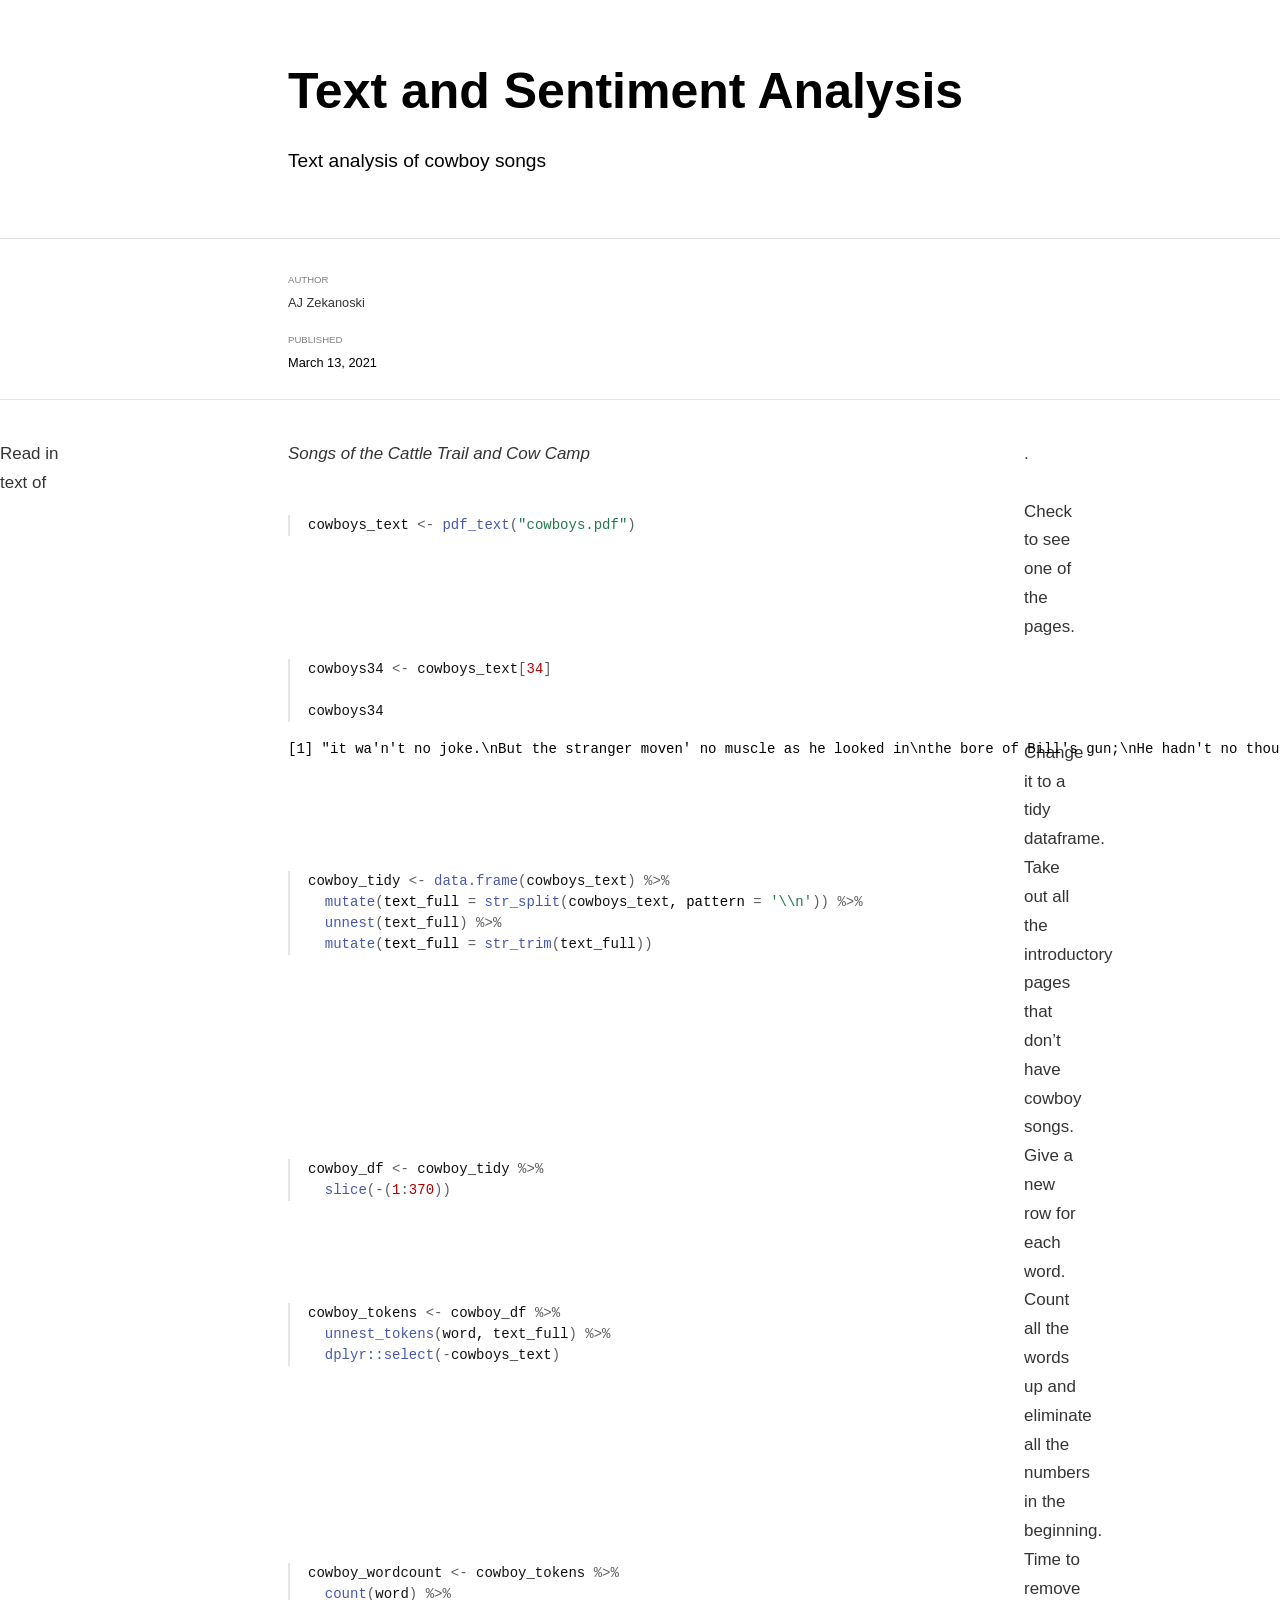
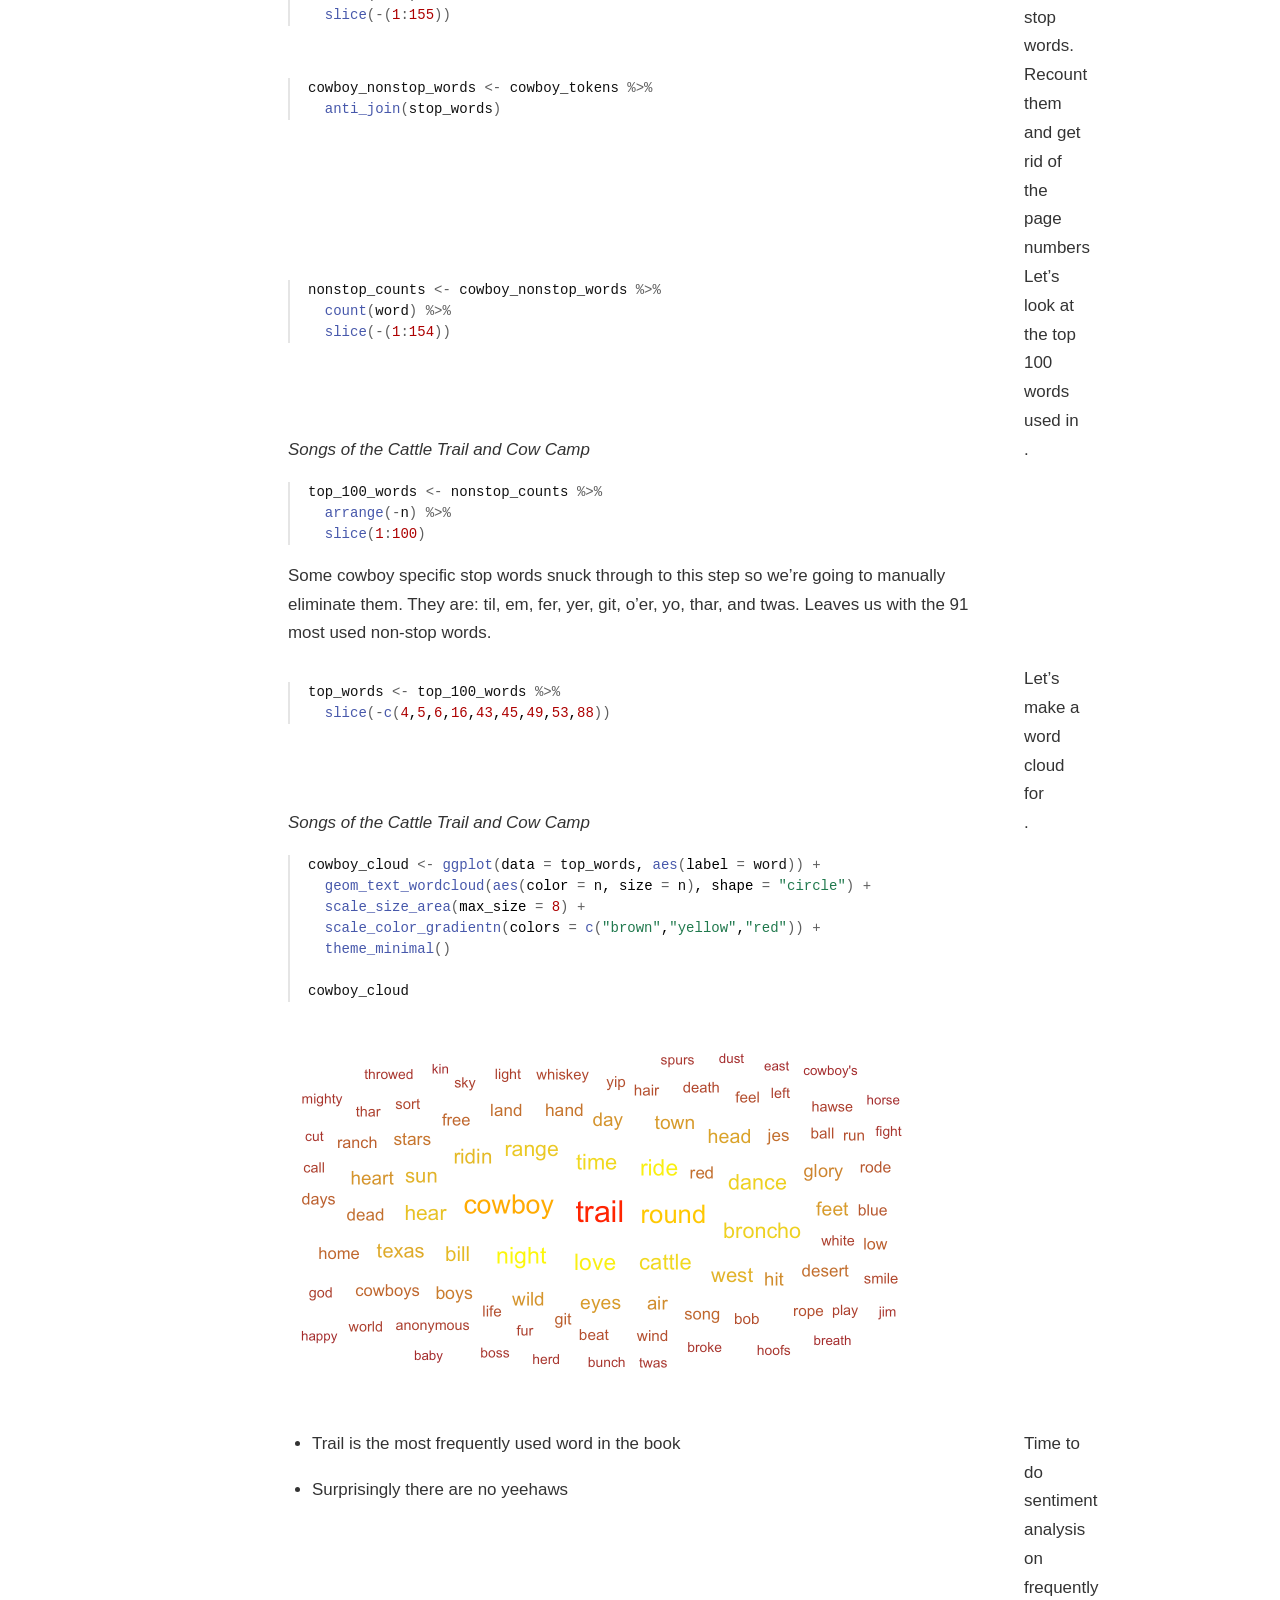
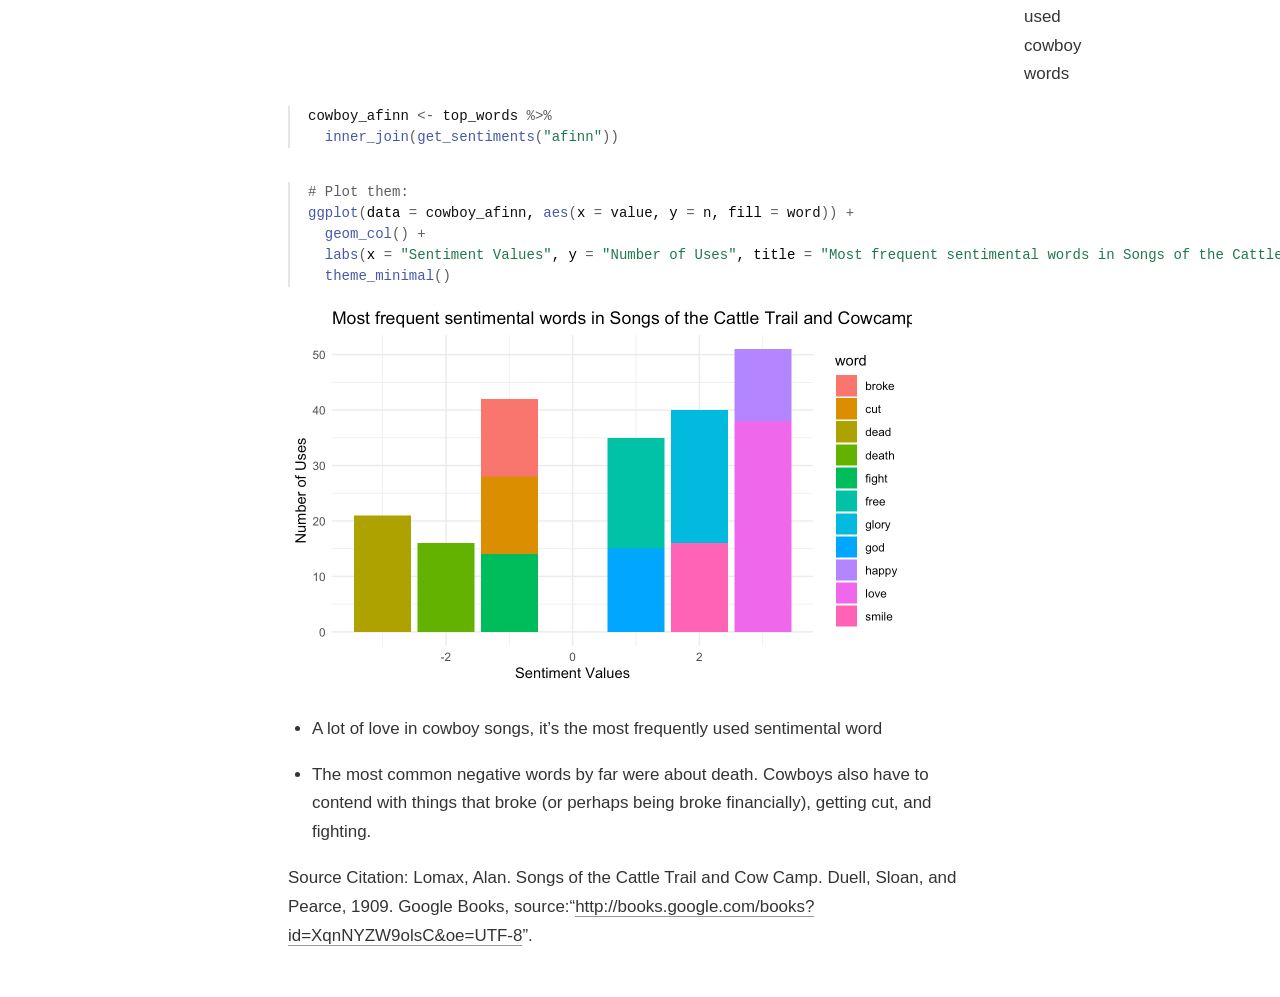
<file: _posts/text_analysis/text_analysis.html>
<!DOCTYPE html>

<html xmlns="http://www.w3.org/1999/xhtml" lang="" xml:lang="">

<head>
  <meta charset="utf-8"/>
  <meta name="viewport" content="width=device-width, initial-scale=1"/>
  <meta http-equiv="X-UA-Compatible" content="IE=Edge,chrome=1"/>
  <meta name="generator" content="distill" />

  <style type="text/css">
  /* Hide doc at startup (prevent jankiness while JS renders/transforms) */
  body {
    visibility: hidden;
  }
  </style>

 <!--radix_placeholder_import_source-->
 <!--/radix_placeholder_import_source-->

<style type="text/css">code{white-space: pre;}</style>
<style type="text/css" data-origin="pandoc">
pre > code.sourceCode { white-space: pre; position: relative; }
pre > code.sourceCode > span { display: inline-block; line-height: 1.25; }
pre > code.sourceCode > span:empty { height: 1.2em; }
code.sourceCode > span { color: inherit; text-decoration: inherit; }
div.sourceCode { margin: 1em 0; }
pre.sourceCode { margin: 0; }
@media screen {
div.sourceCode { overflow: auto; }
}
@media print {
pre > code.sourceCode { white-space: pre-wrap; }
pre > code.sourceCode > span { text-indent: -5em; padding-left: 5em; }
}
pre.numberSource code
  { counter-reset: source-line 0; }
pre.numberSource code > span
  { position: relative; left: -4em; counter-increment: source-line; }
pre.numberSource code > span > a:first-child::before
  { content: counter(source-line);
    position: relative; left: -1em; text-align: right; vertical-align: baseline;
    border: none; display: inline-block;
    -webkit-touch-callout: none; -webkit-user-select: none;
    -khtml-user-select: none; -moz-user-select: none;
    -ms-user-select: none; user-select: none;
    padding: 0 4px; width: 4em;
    color: #aaaaaa;
  }
pre.numberSource { margin-left: 3em; border-left: 1px solid #aaaaaa;  padding-left: 4px; }
div.sourceCode
  {   }
@media screen {
pre > code.sourceCode > span > a:first-child::before { text-decoration: underline; }
}
code span.al { color: #ad0000; } /* Alert */
code span.an { color: #5e5e5e; } /* Annotation */
code span.at { color: #20794d; } /* Attribute */
code span.bn { color: #ad0000; } /* BaseN */
code span.bu { } /* BuiltIn */
code span.cf { color: #007ba5; } /* ControlFlow */
code span.ch { color: #20794d; } /* Char */
code span.cn { color: #8f5902; } /* Constant */
code span.co { color: #5e5e5e; } /* Comment */
code span.cv { color: #5e5e5e; font-style: italic; } /* CommentVar */
code span.do { color: #5e5e5e; font-style: italic; } /* Documentation */
code span.dt { color: #ad0000; } /* DataType */
code span.dv { color: #ad0000; } /* DecVal */
code span.er { color: #ad0000; } /* Error */
code span.ex { } /* Extension */
code span.fl { color: #ad0000; } /* Float */
code span.fu { color: #4758ab; } /* Function */
code span.im { } /* Import */
code span.in { color: #5e5e5e; } /* Information */
code span.kw { color: #007ba5; } /* Keyword */
code span.op { color: #5e5e5e; } /* Operator */
code span.ot { color: #007ba5; } /* Other */
code span.pp { color: #ad0000; } /* Preprocessor */
code span.sc { color: #20794d; } /* SpecialChar */
code span.ss { color: #20794d; } /* SpecialString */
code span.st { color: #20794d; } /* String */
code span.va { color: #111111; } /* Variable */
code span.vs { color: #20794d; } /* VerbatimString */
code span.wa { color: #5e5e5e; font-style: italic; } /* Warning */
</style>

  <!--radix_placeholder_meta_tags-->
  <title>Text and Sentiment Analysis</title>

  <meta property="description" itemprop="description" content="Text analysis of cowboy songs"/>


  <!--  https://schema.org/Article -->
  <meta property="article:published" itemprop="datePublished" content="2021-03-13"/>
  <meta property="article:created" itemprop="dateCreated" content="2021-03-13"/>
  <meta name="article:author" content="AJ Zekanoski"/>

  <!--  https://developers.facebook.com/docs/sharing/webmasters#markup -->
  <meta property="og:title" content="Text and Sentiment Analysis"/>
  <meta property="og:type" content="article"/>
  <meta property="og:description" content="Text analysis of cowboy songs"/>
  <meta property="og:locale" content="en_US"/>

  <!--  https://dev.twitter.com/cards/types/summary -->
  <meta property="twitter:card" content="summary"/>
  <meta property="twitter:title" content="Text and Sentiment Analysis"/>
  <meta property="twitter:description" content="Text analysis of cowboy songs"/>

  <!--/radix_placeholder_meta_tags-->
  <!--radix_placeholder_rmarkdown_metadata-->

  <script type="text/json" id="radix-rmarkdown-metadata">
  {"type":"list","attributes":{"names":{"type":"character","attributes":{},"value":["title","description","theme","author","date","output"]}},"value":[{"type":"character","attributes":{},"value":["Text and Sentiment Analysis"]},{"type":"character","attributes":{},"value":["Text analysis of cowboy songs\n"]},{"type":"character","attributes":{},"value":["aj_theme.css"]},{"type":"list","attributes":{},"value":[{"type":"list","attributes":{"names":{"type":"character","attributes":{},"value":["name"]}},"value":[{"type":"character","attributes":{},"value":["AJ Zekanoski"]}]}]},{"type":"character","attributes":{},"value":["2021-03-13"]},{"type":"list","attributes":{"names":{"type":"character","attributes":{},"value":["distill::distill_article"]}},"value":[{"type":"list","attributes":{"names":{"type":"character","attributes":{},"value":["self_contained"]}},"value":[{"type":"logical","attributes":{},"value":[false]}]}]}]}
  </script>
  <!--/radix_placeholder_rmarkdown_metadata-->
  
  <script type="text/json" id="radix-resource-manifest">
  {"type":"character","attributes":{},"value":["2021-02-12-welcome/data/sierra_amphibians.xlsx","2021-02-12-welcome/data/world_env_vars.csv","2021-02-12-welcome/welcome_files/anchor-4.2.2/anchor.min.js","2021-02-12-welcome/welcome_files/bowser-1.9.3/bowser.min.js","2021-02-12-welcome/welcome_files/distill-2.2.21/template.v2.js","2021-02-12-welcome/welcome_files/figure-html5/unnamed-chunk-1-1.png","2021-02-12-welcome/welcome_files/figure-html5/unnamed-chunk-2-1.png","2021-02-12-welcome/welcome_files/header-attrs-2.6.6/header-attrs.js","2021-02-12-welcome/welcome_files/header-attrs-2.7/header-attrs.js","2021-02-12-welcome/welcome_files/jquery-1.11.3/jquery.min.js","2021-02-12-welcome/welcome_files/popper-2.6.0/popper.min.js","2021-02-12-welcome/welcome_files/tippy-6.2.7/tippy-bundle.umd.min.js","2021-02-12-welcome/welcome_files/tippy-6.2.7/tippy-light-border.css","2021-02-12-welcome/welcome_files/tippy-6.2.7/tippy.css","2021-02-12-welcome/welcome_files/tippy-6.2.7/tippy.umd.min.js","2021-02-12-welcome/welcome_files/webcomponents-2.0.0/webcomponents.js","2021-02-12-welcome/welcome.html","2021-02-12-welcome/welcome.Rmd","ca_counties/CA_Counties_TIGER2016.cpg","ca_counties/CA_Counties_TIGER2016.dbf","ca_counties/CA_Counties_TIGER2016.prj","ca_counties/CA_Counties_TIGER2016.sbn","ca_counties/CA_Counties_TIGER2016.sbx","ca_counties/CA_Counties_TIGER2016.shp","ca_counties/CA_Counties_TIGER2016.shp.xml","ca_counties/CA_Counties_TIGER2016.shx","cowboys.pdf","Oil_Spill_Incident_Tracking_%5Bds394%5D-shp/Oil_Spill_Incident_Tracking_%5Bds394%5D.cpg","Oil_Spill_Incident_Tracking_%5Bds394%5D-shp/Oil_Spill_Incident_Tracking_%5Bds394%5D.dbf","Oil_Spill_Incident_Tracking_%5Bds394%5D-shp/Oil_Spill_Incident_Tracking_%5Bds394%5D.prj","Oil_Spill_Incident_Tracking_%5Bds394%5D-shp/Oil_Spill_Incident_Tracking_%5Bds394%5D.shp","Oil_Spill_Incident_Tracking_%5Bds394%5D-shp/Oil_Spill_Incident_Tracking_%5Bds394%5D.shx","Oil_Spill_Incident_Tracking_%5Bds394%5D-shp/Oil_Spill_Incident_Tracking_%5Bds394%5D.xml","spatial_data_files/anchor-4.2.2/anchor.min.js","spatial_data_files/bowser-1.9.3/bowser.min.js","spatial_data_files/distill-2.2.21/template.v2.js","spatial_data_files/figure-html5/unnamed-chunk-4-1.png","spatial_data_files/header-attrs-2.7/header-attrs.js","spatial_data_files/jquery-1.11.3/jquery.min.js","spatial_data_files/popper-2.6.0/popper.min.js","spatial_data_files/tippy-6.2.7/tippy-bundle.umd.min.js","spatial_data_files/tippy-6.2.7/tippy-light-border.css","spatial_data_files/tippy-6.2.7/tippy.css","spatial_data_files/tippy-6.2.7/tippy.umd.min.js","spatial_data_files/webcomponents-2.0.0/webcomponents.js","spatial_data.html","text_analysis_files/figure-html5/unnamed-chunk-11-1.png","text_analysis_files/figure-html5/unnamed-chunk-13-1.png"]}
  </script>
  <!--radix_placeholder_navigation_in_header-->
  <!--/radix_placeholder_navigation_in_header-->
  <!--radix_placeholder_distill-->

  <style type="text/css">

  body {
    background-color: white;
  }

  .pandoc-table {
    width: 100%;
  }

  .pandoc-table>caption {
    margin-bottom: 10px;
  }

  .pandoc-table th:not([align]) {
    text-align: left;
  }

  .pagedtable-footer {
    font-size: 15px;
  }

  d-byline .byline {
    grid-template-columns: 2fr 2fr;
  }

  d-byline .byline h3 {
    margin-block-start: 1.5em;
  }

  d-byline .byline .authors-affiliations h3 {
    margin-block-start: 0.5em;
  }

  .authors-affiliations .orcid-id {
    width: 16px;
    height:16px;
    margin-left: 4px;
    margin-right: 4px;
    vertical-align: middle;
    padding-bottom: 2px;
  }

  d-title .dt-tags {
    margin-top: 1em;
    grid-column: text;
  }

  .dt-tags .dt-tag {
    text-decoration: none;
    display: inline-block;
    color: rgba(0,0,0,0.6);
    padding: 0em 0.4em;
    margin-right: 0.5em;
    margin-bottom: 0.4em;
    font-size: 70%;
    border: 1px solid rgba(0,0,0,0.2);
    border-radius: 3px;
    text-transform: uppercase;
    font-weight: 500;
  }

  d-article table.gt_table td,
  d-article table.gt_table th {
    border-bottom: none;
  }

  .html-widget {
    margin-bottom: 2.0em;
  }

  .l-screen-inset {
    padding-right: 16px;
  }

  .l-screen .caption {
    margin-left: 10px;
  }

  .shaded {
    background: rgb(247, 247, 247);
    padding-top: 20px;
    padding-bottom: 20px;
    border-top: 1px solid rgba(0, 0, 0, 0.1);
    border-bottom: 1px solid rgba(0, 0, 0, 0.1);
  }

  .shaded .html-widget {
    margin-bottom: 0;
    border: 1px solid rgba(0, 0, 0, 0.1);
  }

  .shaded .shaded-content {
    background: white;
  }

  .text-output {
    margin-top: 0;
    line-height: 1.5em;
  }

  .hidden {
    display: none !important;
  }

  d-article {
    padding-top: 2.5rem;
    padding-bottom: 30px;
  }

  d-appendix {
    padding-top: 30px;
  }

  d-article>p>img {
    width: 100%;
  }

  d-article h2 {
    margin: 1rem 0 1.5rem 0;
  }

  d-article h3 {
    margin-top: 1.5rem;
  }

  d-article iframe {
    border: 1px solid rgba(0, 0, 0, 0.1);
    margin-bottom: 2.0em;
    width: 100%;
  }

  /* Tweak code blocks */

  d-article div.sourceCode code,
  d-article pre code {
    font-family: Consolas, Monaco, 'Andale Mono', 'Ubuntu Mono', monospace;
  }

  d-article pre,
  d-article div.sourceCode,
  d-article div.sourceCode pre {
    overflow: auto;
  }

  d-article div.sourceCode {
    background-color: white;
  }

  d-article div.sourceCode pre {
    padding-left: 10px;
    font-size: 12px;
    border-left: 2px solid rgba(0,0,0,0.1);
  }

  d-article pre {
    font-size: 12px;
    color: black;
    background: none;
    margin-top: 0;
    text-align: left;
    white-space: pre;
    word-spacing: normal;
    word-break: normal;
    word-wrap: normal;
    line-height: 1.5;

    -moz-tab-size: 4;
    -o-tab-size: 4;
    tab-size: 4;

    -webkit-hyphens: none;
    -moz-hyphens: none;
    -ms-hyphens: none;
    hyphens: none;
  }

  d-article pre a {
    border-bottom: none;
  }

  d-article pre a:hover {
    border-bottom: none;
    text-decoration: underline;
  }

  d-article details {
    grid-column: text;
    margin-bottom: 0.8em;
  }

  @media(min-width: 768px) {

  d-article pre,
  d-article div.sourceCode,
  d-article div.sourceCode pre {
    overflow: visible !important;
  }

  d-article div.sourceCode pre {
    padding-left: 18px;
    font-size: 14px;
  }

  d-article pre {
    font-size: 14px;
  }

  }

  figure img.external {
    background: white;
    border: 1px solid rgba(0, 0, 0, 0.1);
    box-shadow: 0 1px 8px rgba(0, 0, 0, 0.1);
    padding: 18px;
    box-sizing: border-box;
  }

  /* CSS for d-contents */

  .d-contents {
    grid-column: text;
    color: rgba(0,0,0,0.8);
    font-size: 0.9em;
    padding-bottom: 1em;
    margin-bottom: 1em;
    padding-bottom: 0.5em;
    margin-bottom: 1em;
    padding-left: 0.25em;
    justify-self: start;
  }

  @media(min-width: 1000px) {
    .d-contents.d-contents-float {
      height: 0;
      grid-column-start: 1;
      grid-column-end: 4;
      justify-self: center;
      padding-right: 3em;
      padding-left: 2em;
    }
  }

  .d-contents nav h3 {
    font-size: 18px;
    margin-top: 0;
    margin-bottom: 1em;
  }

  .d-contents li {
    list-style-type: none
  }

  .d-contents nav > ul {
    padding-left: 0;
  }

  .d-contents ul {
    padding-left: 1em
  }

  .d-contents nav ul li {
    margin-top: 0.6em;
    margin-bottom: 0.2em;
  }

  .d-contents nav a {
    font-size: 13px;
    border-bottom: none;
    text-decoration: none
    color: rgba(0, 0, 0, 0.8);
  }

  .d-contents nav a:hover {
    text-decoration: underline solid rgba(0, 0, 0, 0.6)
  }

  .d-contents nav > ul > li > a {
    font-weight: 600;
  }

  .d-contents nav > ul > li > ul {
    font-weight: inherit;
  }

  .d-contents nav > ul > li > ul > li {
    margin-top: 0.2em;
  }


  .d-contents nav ul {
    margin-top: 0;
    margin-bottom: 0.25em;
  }

  .d-article-with-toc h2:nth-child(2) {
    margin-top: 0;
  }


  /* Figure */

  .figure {
    position: relative;
    margin-bottom: 2.5em;
    margin-top: 1.5em;
  }

  .figure img {
    width: 100%;
  }

  .figure .caption {
    color: rgba(0, 0, 0, 0.6);
    font-size: 12px;
    line-height: 1.5em;
  }

  .figure img.external {
    background: white;
    border: 1px solid rgba(0, 0, 0, 0.1);
    box-shadow: 0 1px 8px rgba(0, 0, 0, 0.1);
    padding: 18px;
    box-sizing: border-box;
  }

  .figure .caption a {
    color: rgba(0, 0, 0, 0.6);
  }

  .figure .caption b,
  .figure .caption strong, {
    font-weight: 600;
    color: rgba(0, 0, 0, 1.0);
  }

  /* Citations */

  d-article .citation {
    color: inherit;
    cursor: inherit;
  }

  div.hanging-indent{
    margin-left: 1em; text-indent: -1em;
  }

  /* Citation hover box */

  .tippy-box[data-theme~=light-border] {
    background-color: rgba(250, 250, 250, 0.95);
  }

  .tippy-content > p {
    margin-bottom: 0;
    padding: 2px;
  }


  /* Tweak 1000px media break to show more text */

  @media(min-width: 1000px) {
    .base-grid,
    distill-header,
    d-title,
    d-abstract,
    d-article,
    d-appendix,
    distill-appendix,
    d-byline,
    d-footnote-list,
    d-citation-list,
    distill-footer {
      grid-template-columns: [screen-start] 1fr [page-start kicker-start] 80px [middle-start] 50px [text-start kicker-end] 65px 65px 65px 65px 65px 65px 65px 65px [text-end gutter-start] 65px [middle-end] 65px [page-end gutter-end] 1fr [screen-end];
      grid-column-gap: 16px;
    }

    .grid {
      grid-column-gap: 16px;
    }

    d-article {
      font-size: 1.06rem;
      line-height: 1.7em;
    }
    figure .caption, .figure .caption, figure figcaption {
      font-size: 13px;
    }
  }

  @media(min-width: 1180px) {
    .base-grid,
    distill-header,
    d-title,
    d-abstract,
    d-article,
    d-appendix,
    distill-appendix,
    d-byline,
    d-footnote-list,
    d-citation-list,
    distill-footer {
      grid-template-columns: [screen-start] 1fr [page-start kicker-start] 60px [middle-start] 60px [text-start kicker-end] 60px 60px 60px 60px 60px 60px 60px 60px [text-end gutter-start] 60px [middle-end] 60px [page-end gutter-end] 1fr [screen-end];
      grid-column-gap: 32px;
    }

    .grid {
      grid-column-gap: 32px;
    }
  }


  /* Get the citation styles for the appendix (not auto-injected on render since
     we do our own rendering of the citation appendix) */

  d-appendix .citation-appendix,
  .d-appendix .citation-appendix {
    font-size: 11px;
    line-height: 15px;
    border-left: 1px solid rgba(0, 0, 0, 0.1);
    padding-left: 18px;
    border: 1px solid rgba(0,0,0,0.1);
    background: rgba(0, 0, 0, 0.02);
    padding: 10px 18px;
    border-radius: 3px;
    color: rgba(150, 150, 150, 1);
    overflow: hidden;
    margin-top: -12px;
    white-space: pre-wrap;
    word-wrap: break-word;
  }

  /* Include appendix styles here so they can be overridden */

  d-appendix {
    contain: layout style;
    font-size: 0.8em;
    line-height: 1.7em;
    margin-top: 60px;
    margin-bottom: 0;
    border-top: 1px solid rgba(0, 0, 0, 0.1);
    color: rgba(0,0,0,0.5);
    padding-top: 60px;
    padding-bottom: 48px;
  }

  d-appendix h3 {
    grid-column: page-start / text-start;
    font-size: 15px;
    font-weight: 500;
    margin-top: 1em;
    margin-bottom: 0;
    color: rgba(0,0,0,0.65);
  }

  d-appendix h3 + * {
    margin-top: 1em;
  }

  d-appendix ol {
    padding: 0 0 0 15px;
  }

  @media (min-width: 768px) {
    d-appendix ol {
      padding: 0 0 0 30px;
      margin-left: -30px;
    }
  }

  d-appendix li {
    margin-bottom: 1em;
  }

  d-appendix a {
    color: rgba(0, 0, 0, 0.6);
  }

  d-appendix > * {
    grid-column: text;
  }

  d-appendix > d-footnote-list,
  d-appendix > d-citation-list,
  d-appendix > distill-appendix {
    grid-column: screen;
  }

  /* Include footnote styles here so they can be overridden */

  d-footnote-list {
    contain: layout style;
  }

  d-footnote-list > * {
    grid-column: text;
  }

  d-footnote-list a.footnote-backlink {
    color: rgba(0,0,0,0.3);
    padding-left: 0.5em;
  }



  /* Anchor.js */

  .anchorjs-link {
    /*transition: all .25s linear; */
    text-decoration: none;
    border-bottom: none;
  }
  *:hover > .anchorjs-link {
    margin-left: -1.125em !important;
    text-decoration: none;
    border-bottom: none;
  }

  /* Social footer */

  .social_footer {
    margin-top: 30px;
    margin-bottom: 0;
    color: rgba(0,0,0,0.67);
  }

  .disqus-comments {
    margin-right: 30px;
  }

  .disqus-comment-count {
    border-bottom: 1px solid rgba(0, 0, 0, 0.4);
    cursor: pointer;
  }

  #disqus_thread {
    margin-top: 30px;
  }

  .article-sharing a {
    border-bottom: none;
    margin-right: 8px;
  }

  .article-sharing a:hover {
    border-bottom: none;
  }

  .sidebar-section.subscribe {
    font-size: 12px;
    line-height: 1.6em;
  }

  .subscribe p {
    margin-bottom: 0.5em;
  }


  .article-footer .subscribe {
    font-size: 15px;
    margin-top: 45px;
  }


  .sidebar-section.custom {
    font-size: 12px;
    line-height: 1.6em;
  }

  .custom p {
    margin-bottom: 0.5em;
  }

  /* Styles for listing layout (hide title) */
  .layout-listing d-title, .layout-listing .d-title {
    display: none;
  }

  /* Styles for posts lists (not auto-injected) */


  .posts-with-sidebar {
    padding-left: 45px;
    padding-right: 45px;
  }

  .posts-list .description h2,
  .posts-list .description p {
    font-family: -apple-system, BlinkMacSystemFont, "Segoe UI", Roboto, Oxygen, Ubuntu, Cantarell, "Fira Sans", "Droid Sans", "Helvetica Neue", Arial, sans-serif;
  }

  .posts-list .description h2 {
    font-weight: 700;
    border-bottom: none;
    padding-bottom: 0;
  }

  .posts-list h2.post-tag {
    border-bottom: 1px solid rgba(0, 0, 0, 0.2);
    padding-bottom: 12px;
  }
  .posts-list {
    margin-top: 60px;
    margin-bottom: 24px;
  }

  .posts-list .post-preview {
    text-decoration: none;
    overflow: hidden;
    display: block;
    border-bottom: 1px solid rgba(0, 0, 0, 0.1);
    padding: 24px 0;
  }

  .post-preview-last {
    border-bottom: none !important;
  }

  .posts-list .posts-list-caption {
    grid-column: screen;
    font-weight: 400;
  }

  .posts-list .post-preview h2 {
    margin: 0 0 6px 0;
    line-height: 1.2em;
    font-style: normal;
    font-size: 24px;
  }

  .posts-list .post-preview p {
    margin: 0 0 12px 0;
    line-height: 1.4em;
    font-size: 16px;
  }

  .posts-list .post-preview .thumbnail {
    box-sizing: border-box;
    margin-bottom: 24px;
    position: relative;
    max-width: 500px;
  }
  .posts-list .post-preview img {
    width: 100%;
    display: block;
  }

  .posts-list .metadata {
    font-size: 12px;
    line-height: 1.4em;
    margin-bottom: 18px;
  }

  .posts-list .metadata > * {
    display: inline-block;
  }

  .posts-list .metadata .publishedDate {
    margin-right: 2em;
  }

  .posts-list .metadata .dt-authors {
    display: block;
    margin-top: 0.3em;
    margin-right: 2em;
  }

  .posts-list .dt-tags {
    display: block;
    line-height: 1em;
  }

  .posts-list .dt-tags .dt-tag {
    display: inline-block;
    color: rgba(0,0,0,0.6);
    padding: 0.3em 0.4em;
    margin-right: 0.2em;
    margin-bottom: 0.4em;
    font-size: 60%;
    border: 1px solid rgba(0,0,0,0.2);
    border-radius: 3px;
    text-transform: uppercase;
    font-weight: 500;
  }

  .posts-list img {
    opacity: 1;
  }

  .posts-list img[data-src] {
    opacity: 0;
  }

  .posts-more {
    clear: both;
  }


  .posts-sidebar {
    font-size: 16px;
  }

  .posts-sidebar h3 {
    font-size: 16px;
    margin-top: 0;
    margin-bottom: 0.5em;
    font-weight: 400;
    text-transform: uppercase;
  }

  .sidebar-section {
    margin-bottom: 30px;
  }

  .categories ul {
    list-style-type: none;
    margin: 0;
    padding: 0;
  }

  .categories li {
    color: rgba(0, 0, 0, 0.8);
    margin-bottom: 0;
  }

  .categories li>a {
    border-bottom: none;
  }

  .categories li>a:hover {
    border-bottom: 1px solid rgba(0, 0, 0, 0.4);
  }

  .categories .active {
    font-weight: 600;
  }

  .categories .category-count {
    color: rgba(0, 0, 0, 0.4);
  }


  @media(min-width: 768px) {
    .posts-list .post-preview h2 {
      font-size: 26px;
    }
    .posts-list .post-preview .thumbnail {
      float: right;
      width: 30%;
      margin-bottom: 0;
    }
    .posts-list .post-preview .description {
      float: left;
      width: 45%;
    }
    .posts-list .post-preview .metadata {
      float: left;
      width: 20%;
      margin-top: 8px;
    }
    .posts-list .post-preview p {
      margin: 0 0 12px 0;
      line-height: 1.5em;
      font-size: 16px;
    }
    .posts-with-sidebar .posts-list {
      float: left;
      width: 75%;
    }
    .posts-with-sidebar .posts-sidebar {
      float: right;
      width: 20%;
      margin-top: 60px;
      padding-top: 24px;
      padding-bottom: 24px;
    }
  }


  /* Improve display for browsers without grid (IE/Edge <= 15) */

  .downlevel {
    line-height: 1.6em;
    font-family: -apple-system, BlinkMacSystemFont, "Segoe UI", Roboto, Oxygen, Ubuntu, Cantarell, "Fira Sans", "Droid Sans", "Helvetica Neue", Arial, sans-serif;
    margin: 0;
  }

  .downlevel .d-title {
    padding-top: 6rem;
    padding-bottom: 1.5rem;
  }

  .downlevel .d-title h1 {
    font-size: 50px;
    font-weight: 700;
    line-height: 1.1em;
    margin: 0 0 0.5rem;
  }

  .downlevel .d-title p {
    font-weight: 300;
    font-size: 1.2rem;
    line-height: 1.55em;
    margin-top: 0;
  }

  .downlevel .d-byline {
    padding-top: 0.8em;
    padding-bottom: 0.8em;
    font-size: 0.8rem;
    line-height: 1.8em;
  }

  .downlevel .section-separator {
    border: none;
    border-top: 1px solid rgba(0, 0, 0, 0.1);
  }

  .downlevel .d-article {
    font-size: 1.06rem;
    line-height: 1.7em;
    padding-top: 1rem;
    padding-bottom: 2rem;
  }


  .downlevel .d-appendix {
    padding-left: 0;
    padding-right: 0;
    max-width: none;
    font-size: 0.8em;
    line-height: 1.7em;
    margin-bottom: 0;
    color: rgba(0,0,0,0.5);
    padding-top: 40px;
    padding-bottom: 48px;
  }

  .downlevel .footnotes ol {
    padding-left: 13px;
  }

  .downlevel .base-grid,
  .downlevel .distill-header,
  .downlevel .d-title,
  .downlevel .d-abstract,
  .downlevel .d-article,
  .downlevel .d-appendix,
  .downlevel .distill-appendix,
  .downlevel .d-byline,
  .downlevel .d-footnote-list,
  .downlevel .d-citation-list,
  .downlevel .distill-footer,
  .downlevel .appendix-bottom,
  .downlevel .posts-container {
    padding-left: 40px;
    padding-right: 40px;
  }

  @media(min-width: 768px) {
    .downlevel .base-grid,
    .downlevel .distill-header,
    .downlevel .d-title,
    .downlevel .d-abstract,
    .downlevel .d-article,
    .downlevel .d-appendix,
    .downlevel .distill-appendix,
    .downlevel .d-byline,
    .downlevel .d-footnote-list,
    .downlevel .d-citation-list,
    .downlevel .distill-footer,
    .downlevel .appendix-bottom,
    .downlevel .posts-container {
    padding-left: 150px;
    padding-right: 150px;
    max-width: 900px;
  }
  }

  .downlevel pre code {
    display: block;
    border-left: 2px solid rgba(0, 0, 0, .1);
    padding: 0 0 0 20px;
    font-size: 14px;
  }

  .downlevel code, .downlevel pre {
    color: black;
    background: none;
    font-family: Consolas, Monaco, 'Andale Mono', 'Ubuntu Mono', monospace;
    text-align: left;
    white-space: pre;
    word-spacing: normal;
    word-break: normal;
    word-wrap: normal;
    line-height: 1.5;

    -moz-tab-size: 4;
    -o-tab-size: 4;
    tab-size: 4;

    -webkit-hyphens: none;
    -moz-hyphens: none;
    -ms-hyphens: none;
    hyphens: none;
  }

  .downlevel .posts-list .post-preview {
    color: inherit;
  }



  </style>

  <script type="application/javascript">

  function is_downlevel_browser() {
    if (bowser.isUnsupportedBrowser({ msie: "12", msedge: "16"},
                                   window.navigator.userAgent)) {
      return true;
    } else {
      return window.load_distill_framework === undefined;
    }
  }

  // show body when load is complete
  function on_load_complete() {

    // add anchors
    if (window.anchors) {
      window.anchors.options.placement = 'left';
      window.anchors.add('d-article > h2, d-article > h3, d-article > h4, d-article > h5');
    }


    // set body to visible
    document.body.style.visibility = 'visible';

    // force redraw for leaflet widgets
    if (window.HTMLWidgets) {
      var maps = window.HTMLWidgets.findAll(".leaflet");
      $.each(maps, function(i, el) {
        var map = this.getMap();
        map.invalidateSize();
        map.eachLayer(function(layer) {
          if (layer instanceof L.TileLayer)
            layer.redraw();
        });
      });
    }

    // trigger 'shown' so htmlwidgets resize
    $('d-article').trigger('shown');
  }

  function init_distill() {

    init_common();

    // create front matter
    var front_matter = $('<d-front-matter></d-front-matter>');
    $('#distill-front-matter').wrap(front_matter);

    // create d-title
    $('.d-title').changeElementType('d-title');

    // create d-byline
    var byline = $('<d-byline></d-byline>');
    $('.d-byline').replaceWith(byline);

    // create d-article
    var article = $('<d-article></d-article>');
    $('.d-article').wrap(article).children().unwrap();

    // move posts container into article
    $('.posts-container').appendTo($('d-article'));

    // create d-appendix
    $('.d-appendix').changeElementType('d-appendix');

    // flag indicating that we have appendix items
    var appendix = $('.appendix-bottom').children('h3').length > 0;

    // replace footnotes with <d-footnote>
    $('.footnote-ref').each(function(i, val) {
      appendix = true;
      var href = $(this).attr('href');
      var id = href.replace('#', '');
      var fn = $('#' + id);
      var fn_p = $('#' + id + '>p');
      fn_p.find('.footnote-back').remove();
      var text = fn_p.html();
      var dtfn = $('<d-footnote></d-footnote>');
      dtfn.html(text);
      $(this).replaceWith(dtfn);
    });
    // remove footnotes
    $('.footnotes').remove();

    // move refs into #references-listing
    $('#references-listing').replaceWith($('#refs'));

    $('h1.appendix, h2.appendix').each(function(i, val) {
      $(this).changeElementType('h3');
    });
    $('h3.appendix').each(function(i, val) {
      var id = $(this).attr('id');
      $('.d-contents a[href="#' + id + '"]').parent().remove();
      appendix = true;
      $(this).nextUntil($('h1, h2, h3')).addBack().appendTo($('d-appendix'));
    });

    // show d-appendix if we have appendix content
    $("d-appendix").css('display', appendix ? 'grid' : 'none');

    // localize layout chunks to just output
    $('.layout-chunk').each(function(i, val) {

      // capture layout
      var layout = $(this).attr('data-layout');

      // apply layout to markdown level block elements
      var elements = $(this).children().not('details, div.sourceCode, pre, script');
      elements.each(function(i, el) {
        var layout_div = $('<div class="' + layout + '"></div>');
        if (layout_div.hasClass('shaded')) {
          var shaded_content = $('<div class="shaded-content"></div>');
          $(this).wrap(shaded_content);
          $(this).parent().wrap(layout_div);
        } else {
          $(this).wrap(layout_div);
        }
      });


      // unwrap the layout-chunk div
      $(this).children().unwrap();
    });

    // remove code block used to force  highlighting css
    $('.distill-force-highlighting-css').parent().remove();

    // remove empty line numbers inserted by pandoc when using a
    // custom syntax highlighting theme
    $('code.sourceCode a:empty').remove();

    // load distill framework
    load_distill_framework();

    // wait for window.distillRunlevel == 4 to do post processing
    function distill_post_process() {

      if (!window.distillRunlevel || window.distillRunlevel < 4)
        return;

      // hide author/affiliations entirely if we have no authors
      var front_matter = JSON.parse($("#distill-front-matter").html());
      var have_authors = front_matter.authors && front_matter.authors.length > 0;
      if (!have_authors)
        $('d-byline').addClass('hidden');

      // article with toc class
      $('.d-contents').parent().addClass('d-article-with-toc');

      // strip links that point to #
      $('.authors-affiliations').find('a[href="#"]').removeAttr('href');

      // add orcid ids
      $('.authors-affiliations').find('.author').each(function(i, el) {
        var orcid_id = front_matter.authors[i].orcidID;
        if (orcid_id) {
          var a = $('<a></a>');
          a.attr('href', 'https://orcid.org/' + orcid_id);
          var img = $('<img></img>');
          img.addClass('orcid-id');
          img.attr('alt', 'ORCID ID');
          img.attr('src','[data-uri]');
          a.append(img);
          $(this).append(a);
        }
      });

      // hide elements of author/affiliations grid that have no value
      function hide_byline_column(caption) {
        $('d-byline').find('h3:contains("' + caption + '")').parent().css('visibility', 'hidden');
      }

      // affiliations
      var have_affiliations = false;
      for (var i = 0; i<front_matter.authors.length; ++i) {
        var author = front_matter.authors[i];
        if (author.affiliation !== "&nbsp;") {
          have_affiliations = true;
          break;
        }
      }
      if (!have_affiliations)
        $('d-byline').find('h3:contains("Affiliations")').css('visibility', 'hidden');

      // published date
      if (!front_matter.publishedDate)
        hide_byline_column("Published");

      // document object identifier
      var doi = $('d-byline').find('h3:contains("DOI")');
      var doi_p = doi.next().empty();
      if (!front_matter.doi) {
        // if we have a citation and valid citationText then link to that
        if ($('#citation').length > 0 && front_matter.citationText) {
          doi.html('Citation');
          $('<a href="#citation"></a>')
            .text(front_matter.citationText)
            .appendTo(doi_p);
        } else {
          hide_byline_column("DOI");
        }
      } else {
        $('<a></a>')
           .attr('href', "https://doi.org/" + front_matter.doi)
           .html(front_matter.doi)
           .appendTo(doi_p);
      }

       // change plural form of authors/affiliations
      if (front_matter.authors.length === 1) {
        var grid = $('.authors-affiliations');
        grid.children('h3:contains("Authors")').text('Author');
        grid.children('h3:contains("Affiliations")').text('Affiliation');
      }

      // remove d-appendix and d-footnote-list local styles
      $('d-appendix > style:first-child').remove();
      $('d-footnote-list > style:first-child').remove();

      // move appendix-bottom entries to the bottom
      $('.appendix-bottom').appendTo('d-appendix').children().unwrap();
      $('.appendix-bottom').remove();

      // hoverable references
      $('span.citation[data-cites]').each(function() {
        var refHtml = $('#ref-' + $(this).attr('data-cites')).html();
        window.tippy(this, {
          allowHTML: true,
          content: refHtml,
          maxWidth: 500,
          interactive: true,
          interactiveBorder: 10,
          theme: 'light-border',
          placement: 'bottom-start'
        });
      });

      // clear polling timer
      clearInterval(tid);

      // show body now that everything is ready
      on_load_complete();
    }

    var tid = setInterval(distill_post_process, 50);
    distill_post_process();

  }

  function init_downlevel() {

    init_common();

     // insert hr after d-title
    $('.d-title').after($('<hr class="section-separator"/>'));

    // check if we have authors
    var front_matter = JSON.parse($("#distill-front-matter").html());
    var have_authors = front_matter.authors && front_matter.authors.length > 0;

    // manage byline/border
    if (!have_authors)
      $('.d-byline').remove();
    $('.d-byline').after($('<hr class="section-separator"/>'));
    $('.d-byline a').remove();

    // remove toc
    $('.d-contents').remove();

    // move appendix elements
    $('h1.appendix, h2.appendix').each(function(i, val) {
      $(this).changeElementType('h3');
    });
    $('h3.appendix').each(function(i, val) {
      $(this).nextUntil($('h1, h2, h3')).addBack().appendTo($('.d-appendix'));
    });


    // inject headers into references and footnotes
    var refs_header = $('<h3></h3>');
    refs_header.text('References');
    $('#refs').prepend(refs_header);

    var footnotes_header = $('<h3></h3');
    footnotes_header.text('Footnotes');
    $('.footnotes').children('hr').first().replaceWith(footnotes_header);

    // move appendix-bottom entries to the bottom
    $('.appendix-bottom').appendTo('.d-appendix').children().unwrap();
    $('.appendix-bottom').remove();

    // remove appendix if it's empty
    if ($('.d-appendix').children().length === 0)
      $('.d-appendix').remove();

    // prepend separator above appendix
    $('.d-appendix').before($('<hr class="section-separator" style="clear: both"/>'));

    // trim code
    $('pre>code').each(function(i, val) {
      $(this).html($.trim($(this).html()));
    });

    // move posts-container right before article
    $('.posts-container').insertBefore($('.d-article'));

    $('body').addClass('downlevel');

    on_load_complete();
  }


  function init_common() {

    // jquery plugin to change element types
    (function($) {
      $.fn.changeElementType = function(newType) {
        var attrs = {};

        $.each(this[0].attributes, function(idx, attr) {
          attrs[attr.nodeName] = attr.nodeValue;
        });

        this.replaceWith(function() {
          return $("<" + newType + "/>", attrs).append($(this).contents());
        });
      };
    })(jQuery);

    // prevent underline for linked images
    $('a > img').parent().css({'border-bottom' : 'none'});

    // mark non-body figures created by knitr chunks as 100% width
    $('.layout-chunk').each(function(i, val) {
      var figures = $(this).find('img, .html-widget');
      if ($(this).attr('data-layout') !== "l-body") {
        figures.css('width', '100%');
      } else {
        figures.css('max-width', '100%');
        figures.filter("[width]").each(function(i, val) {
          var fig = $(this);
          fig.css('width', fig.attr('width') + 'px');
        });

      }
    });

    // auto-append index.html to post-preview links in file: protocol
    // and in rstudio ide preview
    $('.post-preview').each(function(i, val) {
      if (window.location.protocol === "file:")
        $(this).attr('href', $(this).attr('href') + "index.html");
    });

    // get rid of index.html references in header
    if (window.location.protocol !== "file:") {
      $('.distill-site-header a[href]').each(function(i,val) {
        $(this).attr('href', $(this).attr('href').replace("index.html", "./"));
      });
    }

    // add class to pandoc style tables
    $('tr.header').parent('thead').parent('table').addClass('pandoc-table');
    $('.kable-table').children('table').addClass('pandoc-table');

    // add figcaption style to table captions
    $('caption').parent('table').addClass("figcaption");

    // initialize posts list
    if (window.init_posts_list)
      window.init_posts_list();

    // implmement disqus comment link
    $('.disqus-comment-count').click(function() {
      window.headroom_prevent_pin = true;
      $('#disqus_thread').toggleClass('hidden');
      if (!$('#disqus_thread').hasClass('hidden')) {
        var offset = $(this).offset();
        $(window).resize();
        $('html, body').animate({
          scrollTop: offset.top - 35
        });
      }
    });
  }

  document.addEventListener('DOMContentLoaded', function() {
    if (is_downlevel_browser())
      init_downlevel();
    else
      window.addEventListener('WebComponentsReady', init_distill);
  });

  </script>

  <!--/radix_placeholder_distill-->
  <script src="text_analysis_files/header-attrs-2.7/header-attrs.js"></script>
  <script src="text_analysis_files/jquery-1.11.3/jquery.min.js"></script>
  <script src="text_analysis_files/popper-2.6.0/popper.min.js"></script>
  <link href="text_analysis_files/tippy-6.2.7/tippy.css" rel="stylesheet" />
  <link href="text_analysis_files/tippy-6.2.7/tippy-light-border.css" rel="stylesheet" />
  <script src="text_analysis_files/tippy-6.2.7/tippy.umd.min.js"></script>
  <script src="text_analysis_files/anchor-4.2.2/anchor.min.js"></script>
  <script src="text_analysis_files/bowser-1.9.3/bowser.min.js"></script>
  <script src="text_analysis_files/webcomponents-2.0.0/webcomponents.js"></script>
  <script src="text_analysis_files/distill-2.2.21/template.v2.js"></script>
  <!--radix_placeholder_site_in_header-->
  <!--/radix_placeholder_site_in_header-->


</head>

<body>

<!--radix_placeholder_front_matter-->

<script id="distill-front-matter" type="text/json">
{"title":"Text and Sentiment Analysis","description":"Text analysis of cowboy songs","authors":[{"author":"AJ Zekanoski","authorURL":"#","affiliation":"&nbsp;","affiliationURL":"#","orcidID":""}],"publishedDate":"2021-03-13T00:00:00.000+00:00","citationText":"Zekanoski, 2021"}
</script>

<!--/radix_placeholder_front_matter-->
<!--radix_placeholder_navigation_before_body-->
<!--/radix_placeholder_navigation_before_body-->
<!--radix_placeholder_site_before_body-->
<!--/radix_placeholder_site_before_body-->

<div class="d-title">
<h1>Text and Sentiment Analysis</h1>
<!--radix_placeholder_categories-->
<!--/radix_placeholder_categories-->
<p><p>Text analysis of cowboy songs</p></p>
</div>

<div class="d-byline">
  AJ Zekanoski  
  
<br/>2021-03-13
</div>

<div class="d-article">
Read in text of <em>Songs of the Cattle Trail and Cow Camp</em>.
<div class="layout-chunk" data-layout="l-body">
<div class="sourceCode">
<pre class="sourceCode r"><code class="sourceCode r"><span class='va'>cowboys_text</span> <span class='op'>&lt;-</span> <span class='fu'><a href='https://docs.ropensci.org/pdftools/reference/pdftools.html'>pdf_text</a></span><span class='op'>(</span><span class='st'>"cowboys.pdf"</span><span class='op'>)</span>
</code></pre>
</div>
</div>
Check to see one of the pages.
<div class="layout-chunk" data-layout="l-body">
<div class="sourceCode">
<pre class="sourceCode r"><code class="sourceCode r"><span class='va'>cowboys34</span> <span class='op'>&lt;-</span> <span class='va'>cowboys_text</span><span class='op'>[</span><span class='fl'>34</span><span class='op'>]</span>

<span class='va'>cowboys34</span>
</code></pre>
</div>
<pre><code>[1] &quot;it wa&#39;n&#39;t no joke.\nBut the stranger moven&#39; no muscle as he looked in\nthe bore of Bill&#39;s gun;\nHe hadn&#39;t no thought to stir, sir; he hadn&#39;t no\nthought to run;\nBut he spoke out cool and quiet, \&quot; I might live for\na thousand year\nAnd not die at last so nobly as defendin&#39; this\nGreaser here;\nFor he&#39;s wounded, now, and helpless, and hasn&#39;t\nhad no fair show;\nAnd the first of ye boys that strikes him, I&#39;ll lay\nthat first one low.\&quot;\nThe gang respected the stranger that for another\nwas willing to die;\nThey respected the look of daring they saw in that\ncold, blue eye.\n12\nThe Texas Cowboy and the Mexican Greaser\n&quot;</code></pre>
</div>
Change it to a tidy dataframe.
<div class="layout-chunk" data-layout="l-body">
<div class="sourceCode">
<pre class="sourceCode r"><code class="sourceCode r"><span class='va'>cowboy_tidy</span> <span class='op'>&lt;-</span> <span class='fu'><a href='https://rdrr.io/r/base/data.frame.html'>data.frame</a></span><span class='op'>(</span><span class='va'>cowboys_text</span><span class='op'>)</span> <span class='op'>%&gt;%</span> 
  <span class='fu'>mutate</span><span class='op'>(</span>text_full <span class='op'>=</span> <span class='fu'>str_split</span><span class='op'>(</span><span class='va'>cowboys_text</span>, pattern <span class='op'>=</span> <span class='st'>'\\n'</span><span class='op'>)</span><span class='op'>)</span> <span class='op'>%&gt;%</span> 
  <span class='fu'>unnest</span><span class='op'>(</span><span class='va'>text_full</span><span class='op'>)</span> <span class='op'>%&gt;%</span> 
  <span class='fu'>mutate</span><span class='op'>(</span>text_full <span class='op'>=</span> <span class='fu'>str_trim</span><span class='op'>(</span><span class='va'>text_full</span><span class='op'>)</span><span class='op'>)</span>
</code></pre>
</div>
</div>
Take out all the introductory pages that don’t have cowboy songs.
<div class="layout-chunk" data-layout="l-body">
<div class="sourceCode">
<pre class="sourceCode r"><code class="sourceCode r"><span class='va'>cowboy_df</span> <span class='op'>&lt;-</span> <span class='va'>cowboy_tidy</span> <span class='op'>%&gt;%</span> 
  <span class='fu'>slice</span><span class='op'>(</span><span class='op'>-</span><span class='op'>(</span><span class='fl'>1</span><span class='op'>:</span><span class='fl'>370</span><span class='op'>)</span><span class='op'>)</span>
</code></pre>
</div>
</div>
Give a new row for each word.
<div class="layout-chunk" data-layout="l-body">
<div class="sourceCode">
<pre class="sourceCode r"><code class="sourceCode r"><span class='va'>cowboy_tokens</span> <span class='op'>&lt;-</span> <span class='va'>cowboy_df</span> <span class='op'>%&gt;%</span> 
  <span class='fu'><a href='https://rdrr.io/pkg/tidytext/man/unnest_tokens.html'>unnest_tokens</a></span><span class='op'>(</span><span class='va'>word</span>, <span class='va'>text_full</span><span class='op'>)</span> <span class='op'>%&gt;%</span> 
  <span class='fu'>dplyr</span><span class='fu'>::</span><span class='fu'><a href='https://dplyr.tidyverse.org/reference/select.html'>select</a></span><span class='op'>(</span><span class='op'>-</span><span class='va'>cowboys_text</span><span class='op'>)</span>
</code></pre>
</div>
</div>
Count all the words up and eliminate all the numbers in the beginning.
<div class="layout-chunk" data-layout="l-body">
<div class="sourceCode">
<pre class="sourceCode r"><code class="sourceCode r"><span class='va'>cowboy_wordcount</span> <span class='op'>&lt;-</span> <span class='va'>cowboy_tokens</span> <span class='op'>%&gt;%</span> 
  <span class='fu'>count</span><span class='op'>(</span><span class='va'>word</span><span class='op'>)</span> <span class='op'>%&gt;%</span> 
  <span class='fu'>slice</span><span class='op'>(</span><span class='op'>-</span><span class='op'>(</span><span class='fl'>1</span><span class='op'>:</span><span class='fl'>155</span><span class='op'>)</span><span class='op'>)</span>
</code></pre>
</div>
</div>
Time to remove stop words.
<div class="layout-chunk" data-layout="l-body">
<div class="sourceCode">
<pre class="sourceCode r"><code class="sourceCode r"><span class='va'>cowboy_nonstop_words</span> <span class='op'>&lt;-</span> <span class='va'>cowboy_tokens</span> <span class='op'>%&gt;%</span> 
  <span class='fu'>anti_join</span><span class='op'>(</span><span class='va'>stop_words</span><span class='op'>)</span>
</code></pre>
</div>
</div>
Recount them and get rid of the page numbers
<div class="layout-chunk" data-layout="l-body">
<div class="sourceCode">
<pre class="sourceCode r"><code class="sourceCode r"><span class='va'>nonstop_counts</span> <span class='op'>&lt;-</span> <span class='va'>cowboy_nonstop_words</span> <span class='op'>%&gt;%</span> 
  <span class='fu'>count</span><span class='op'>(</span><span class='va'>word</span><span class='op'>)</span> <span class='op'>%&gt;%</span> 
  <span class='fu'>slice</span><span class='op'>(</span><span class='op'>-</span><span class='op'>(</span><span class='fl'>1</span><span class='op'>:</span><span class='fl'>154</span><span class='op'>)</span><span class='op'>)</span>
</code></pre>
</div>
</div>
Let’s look at the top 100 words used in <em>Songs of the Cattle Trail and Cow Camp</em>.
<div class="layout-chunk" data-layout="l-body">
<div class="sourceCode">
<pre class="sourceCode r"><code class="sourceCode r"><span class='va'>top_100_words</span> <span class='op'>&lt;-</span> <span class='va'>nonstop_counts</span> <span class='op'>%&gt;%</span> 
  <span class='fu'>arrange</span><span class='op'>(</span><span class='op'>-</span><span class='va'>n</span><span class='op'>)</span> <span class='op'>%&gt;%</span> 
  <span class='fu'>slice</span><span class='op'>(</span><span class='fl'>1</span><span class='op'>:</span><span class='fl'>100</span><span class='op'>)</span> 
</code></pre>
</div>
</div>
<p>Some cowboy specific stop words snuck through to this step so we’re going to manually eliminate them. They are: til, em, fer, yer, git, o’er, yo, thar, and twas. Leaves us with the 91 most used non-stop words.</p>
<div class="layout-chunk" data-layout="l-body">
<div class="sourceCode">
<pre class="sourceCode r"><code class="sourceCode r"><span class='va'>top_words</span> <span class='op'>&lt;-</span> <span class='va'>top_100_words</span> <span class='op'>%&gt;%</span> 
  <span class='fu'>slice</span><span class='op'>(</span><span class='op'>-</span><span class='fu'><a href='https://rdrr.io/r/base/c.html'>c</a></span><span class='op'>(</span><span class='fl'>4</span>,<span class='fl'>5</span>,<span class='fl'>6</span>,<span class='fl'>16</span>,<span class='fl'>43</span>,<span class='fl'>45</span>,<span class='fl'>49</span>,<span class='fl'>53</span>,<span class='fl'>88</span><span class='op'>)</span><span class='op'>)</span>
</code></pre>
</div>
</div>
Let’s make a word cloud for <em>Songs of the Cattle Trail and Cow Camp</em>.
<div class="layout-chunk" data-layout="l-body">
<div class="sourceCode">
<pre class="sourceCode r"><code class="sourceCode r"><span class='va'>cowboy_cloud</span> <span class='op'>&lt;-</span> <span class='fu'>ggplot</span><span class='op'>(</span>data <span class='op'>=</span> <span class='va'>top_words</span>, <span class='fu'>aes</span><span class='op'>(</span>label <span class='op'>=</span> <span class='va'>word</span><span class='op'>)</span><span class='op'>)</span> <span class='op'>+</span>
  <span class='fu'><a href='https://lepennec.github.io/ggwordcloud/reference/geom_text_wordcloud.html'>geom_text_wordcloud</a></span><span class='op'>(</span><span class='fu'>aes</span><span class='op'>(</span>color <span class='op'>=</span> <span class='va'>n</span>, size <span class='op'>=</span> <span class='va'>n</span><span class='op'>)</span>, shape <span class='op'>=</span> <span class='st'>"circle"</span><span class='op'>)</span> <span class='op'>+</span>
  <span class='fu'>scale_size_area</span><span class='op'>(</span>max_size <span class='op'>=</span> <span class='fl'>8</span><span class='op'>)</span> <span class='op'>+</span>
  <span class='fu'>scale_color_gradientn</span><span class='op'>(</span>colors <span class='op'>=</span> <span class='fu'><a href='https://rdrr.io/r/base/c.html'>c</a></span><span class='op'>(</span><span class='st'>"brown"</span>,<span class='st'>"yellow"</span>,<span class='st'>"red"</span><span class='op'>)</span><span class='op'>)</span> <span class='op'>+</span>
  <span class='fu'>theme_minimal</span><span class='op'>(</span><span class='op'>)</span>

<span class='va'>cowboy_cloud</span>
</code></pre>
</div>
<p><img src="text_analysis_files/figure-html5/unnamed-chunk-11-1.png" width="624" /></p>
</div>
<ul>
<li>Trail is the most frequently used word in the book</li>
<li>Surprisingly there are no yeehaws</li>
</ul>
Time to do sentiment analysis on frequently used cowboy words
<div class="layout-chunk" data-layout="l-body">
<div class="sourceCode">
<pre class="sourceCode r"><code class="sourceCode r"><span class='va'>cowboy_afinn</span> <span class='op'>&lt;-</span> <span class='va'>top_words</span> <span class='op'>%&gt;%</span> 
  <span class='fu'>inner_join</span><span class='op'>(</span><span class='fu'><a href='https://rdrr.io/pkg/tidytext/man/get_sentiments.html'>get_sentiments</a></span><span class='op'>(</span><span class='st'>"afinn"</span><span class='op'>)</span><span class='op'>)</span>
</code></pre>
</div>
</div>
<div class="layout-chunk" data-layout="l-body">
<div class="sourceCode">
<pre class="sourceCode r"><code class="sourceCode r"><span class='co'># Plot them: </span>
<span class='fu'>ggplot</span><span class='op'>(</span>data <span class='op'>=</span> <span class='va'>cowboy_afinn</span>, <span class='fu'>aes</span><span class='op'>(</span>x <span class='op'>=</span> <span class='va'>value</span>, y <span class='op'>=</span> <span class='va'>n</span>, fill <span class='op'>=</span> <span class='va'>word</span><span class='op'>)</span><span class='op'>)</span> <span class='op'>+</span>
  <span class='fu'>geom_col</span><span class='op'>(</span><span class='op'>)</span> <span class='op'>+</span>
  <span class='fu'>labs</span><span class='op'>(</span>x <span class='op'>=</span> <span class='st'>"Sentiment Values"</span>, y <span class='op'>=</span> <span class='st'>"Number of Uses"</span>, title <span class='op'>=</span> <span class='st'>"Most frequent sentimental words in Songs of the Cattle Trail and Cowcamp"</span><span class='op'>)</span> <span class='op'>+</span>
  <span class='fu'>theme_minimal</span><span class='op'>(</span><span class='op'>)</span>
</code></pre>
</div>
<p><img src="text_analysis_files/figure-html5/unnamed-chunk-13-1.png" width="624" /></p>
</div>
<ul>
<li>A lot of love in cowboy songs, it’s the most frequently used sentimental word</li>
<li>The most common negative words by far were about death. Cowboys also have to contend with things that broke (or perhaps being broke financially), getting cut, and fighting.</li>
</ul>
<p>Source Citation: Lomax, Alan. Songs of the Cattle Trail and Cow Camp. Duell, Sloan, and Pearce, 1909. Google Books, source:“<a href="http://books.google.com/books?id=XqnNYZW9olsC&amp;oe=UTF-8" class="uri">http://books.google.com/books?id=XqnNYZW9olsC&amp;oe=UTF-8</a>”.</p>
<div class="sourceCode" id="cb2"><pre class="sourceCode r distill-force-highlighting-css"><code class="sourceCode r"></code></pre></div>
<!--radix_placeholder_article_footer-->
<!--/radix_placeholder_article_footer-->
</div>

<div class="d-appendix">
</div>


<!--radix_placeholder_site_after_body-->
<!--/radix_placeholder_site_after_body-->
<!--radix_placeholder_appendices-->
<div class="appendix-bottom"></div>
<!--/radix_placeholder_appendices-->
<!--radix_placeholder_navigation_after_body-->
<!--/radix_placeholder_navigation_after_body-->

</body>

</html>
</file>
<file: docs/site_libs/tippy-6.2.7/tippy.css>
.tippy-box[data-animation=fade][data-state=hidden]{opacity:0}[data-tippy-root]{max-width:calc(100vw - 10px)}.tippy-box{position:relative;background-color:#333;color:#fff;border-radius:4px;font-size:14px;line-height:1.4;outline:0;transition-property:transform,visibility,opacity}.tippy-box[data-placement^=top]>.tippy-arrow{bottom:0}.tippy-box[data-placement^=top]>.tippy-arrow:before{bottom:-7px;left:0;border-width:8px 8px 0;border-top-color:initial;transform-origin:center top}.tippy-box[data-placement^=bottom]>.tippy-arrow{top:0}.tippy-box[data-placement^=bottom]>.tippy-arrow:before{top:-7px;left:0;border-width:0 8px 8px;border-bottom-color:initial;transform-origin:center bottom}.tippy-box[data-placement^=left]>.tippy-arrow{right:0}.tippy-box[data-placement^=left]>.tippy-arrow:before{border-width:8px 0 8px 8px;border-left-color:initial;right:-7px;transform-origin:center left}.tippy-box[data-placement^=right]>.tippy-arrow{left:0}.tippy-box[data-placement^=right]>.tippy-arrow:before{left:-7px;border-width:8px 8px 8px 0;border-right-color:initial;transform-origin:center right}.tippy-box[data-inertia][data-state=visible]{transition-timing-function:cubic-bezier(.54,1.5,.38,1.11)}.tippy-arrow{width:16px;height:16px;color:#333}.tippy-arrow:before{content:"";position:absolute;border-color:transparent;border-style:solid}.tippy-content{position:relative;padding:5px 9px;z-index:1}
</file>
<file: docs/site_libs/tippy-6.2.7/tippy-light-border.css>
.tippy-box[data-theme~=light-border]{background-color:#fff;background-clip:padding-box;border:1px solid rgba(0,8,16,.15);color:#333;box-shadow:0 4px 14px -2px rgba(0,8,16,.08)}.tippy-box[data-theme~=light-border]>.tippy-backdrop{background-color:#fff}.tippy-box[data-theme~=light-border]>.tippy-arrow:after,.tippy-box[data-theme~=light-border]>.tippy-svg-arrow:after{content:"";position:absolute;z-index:-1}.tippy-box[data-theme~=light-border]>.tippy-arrow:after{border-color:transparent;border-style:solid}.tippy-box[data-theme~=light-border][data-placement^=top]>.tippy-arrow:before{border-top-color:#fff}.tippy-box[data-theme~=light-border][data-placement^=top]>.tippy-arrow:after{border-top-color:rgba(0,8,16,.2);border-width:7px 7px 0;top:17px;left:1px}.tippy-box[data-theme~=light-border][data-placement^=top]>.tippy-svg-arrow>svg{top:16px}.tippy-box[data-theme~=light-border][data-placement^=top]>.tippy-svg-arrow:after{top:17px}.tippy-box[data-theme~=light-border][data-placement^=bottom]>.tippy-arrow:before{border-bottom-color:#fff;bottom:16px}.tippy-box[data-theme~=light-border][data-placement^=bottom]>.tippy-arrow:after{border-bottom-color:rgba(0,8,16,.2);border-width:0 7px 7px;bottom:17px;left:1px}.tippy-box[data-theme~=light-border][data-placement^=bottom]>.tippy-svg-arrow>svg{bottom:16px}.tippy-box[data-theme~=light-border][data-placement^=bottom]>.tippy-svg-arrow:after{bottom:17px}.tippy-box[data-theme~=light-border][data-placement^=left]>.tippy-arrow:before{border-left-color:#fff}.tippy-box[data-theme~=light-border][data-placement^=left]>.tippy-arrow:after{border-left-color:rgba(0,8,16,.2);border-width:7px 0 7px 7px;left:17px;top:1px}.tippy-box[data-theme~=light-border][data-placement^=left]>.tippy-svg-arrow>svg{left:11px}.tippy-box[data-theme~=light-border][data-placement^=left]>.tippy-svg-arrow:after{left:12px}.tippy-box[data-theme~=light-border][data-placement^=right]>.tippy-arrow:before{border-right-color:#fff;right:16px}.tippy-box[data-theme~=light-border][data-placement^=right]>.tippy-arrow:after{border-width:7px 7px 7px 0;right:17px;top:1px;border-right-color:rgba(0,8,16,.2)}.tippy-box[data-theme~=light-border][data-placement^=right]>.tippy-svg-arrow>svg{right:11px}.tippy-box[data-theme~=light-border][data-placement^=right]>.tippy-svg-arrow:after{right:12px}.tippy-box[data-theme~=light-border]>.tippy-svg-arrow{fill:#fff}.tippy-box[data-theme~=light-border]>.tippy-svg-arrow:after{background-image:url([data-uri]);background-size:16px 6px;width:16px;height:6px}
</file>
<file: docs/site_libs/lightable-0.0.1/lightable.css>
/*!
 * lightable v0.0.1
 * Copyright 2020 Hao Zhu
 * Licensed under MIT (https://github.com/haozhu233/kableExtra/blob/master/LICENSE)
 */

.lightable-minimal {
  border-collapse: separate;
  border-spacing: 16px 1px;
  width: 100%;
  margin-bottom: 10px;
}

.lightable-minimal td {
  margin-left: 5px;
  margin-right: 5px;
}

.lightable-minimal th {
  margin-left: 5px;
  margin-right: 5px;
}

.lightable-minimal thead tr:last-child th {
  border-bottom: 2px solid #00000050;
  empty-cells: hide;

}

.lightable-minimal tbody tr:first-child td {
  padding-top: 0.5em;
}

.lightable-minimal.lightable-hover tbody tr:hover {
  background-color: #f5f5f5;
}

.lightable-minimal.lightable-striped tbody tr:nth-child(even) {
  background-color: #f5f5f5;
}

.lightable-classic {
  border-top: 0.16em solid #111111;
  border-bottom: 0.16em solid #111111;
  width: 100%;
  margin-bottom: 10px;
  margin: 10px 5px;
}

.lightable-classic tfoot tr td {
  border: 0;
}

.lightable-classic tfoot tr:first-child td {
  border-top: 0.14em solid #111111;
}

.lightable-classic caption {
  color: #222222;
}

.lightable-classic td {
  padding-left: 5px;
  padding-right: 5px;
  color: #222222;
}

.lightable-classic th {
  padding-left: 5px;
  padding-right: 5px;
  font-weight: normal;
  color: #222222;
}

.lightable-classic thead tr:last-child th {
  border-bottom: 0.10em solid #111111;
}

.lightable-classic.lightable-hover tbody tr:hover {
  background-color: #F9EEC1;
}

.lightable-classic.lightable-striped tbody tr:nth-child(even) {
  background-color: #f5f5f5;
}

.lightable-classic-2 {
  border-top: 3px double #111111;
  border-bottom: 3px double #111111;
  width: 100%;
  margin-bottom: 10px;
}

.lightable-classic-2 tfoot tr td {
  border: 0;
}

.lightable-classic-2 tfoot tr:first-child td {
  border-top: 3px double #111111;
}

.lightable-classic-2 caption {
  color: #222222;
}

.lightable-classic-2 td {
  padding-left: 5px;
  padding-right: 5px;
  color: #222222;
}

.lightable-classic-2 th {
  padding-left: 5px;
  padding-right: 5px;
  font-weight: normal;
  color: #222222;
}

.lightable-classic-2 tbody tr:last-child td {
  border-bottom: 3px double #111111;
}

.lightable-classic-2 thead tr:last-child th {
  border-bottom: 1px solid #111111;
}

.lightable-classic-2.lightable-hover tbody tr:hover {
  background-color: #F9EEC1;
}

.lightable-classic-2.lightable-striped tbody tr:nth-child(even) {
  background-color: #f5f5f5;
}

.lightable-material {
  min-width: 100%;
  white-space: nowrap;
  table-layout: fixed;
  font-family: Roboto, sans-serif;
  border: 1px solid #EEE;
  border-collapse: collapse;
  margin-bottom: 10px;
}

.lightable-material tfoot tr td {
  border: 0;
}

.lightable-material tfoot tr:first-child td {
  border-top: 1px solid #EEE;
}

.lightable-material th {
  height: 56px;
  padding-left: 16px;
  padding-right: 16px;
}

.lightable-material td {
  height: 52px;
  padding-left: 16px;
  padding-right: 16px;
  border-top: 1px solid #eeeeee;
}

.lightable-material.lightable-hover tbody tr:hover {
  background-color: #f5f5f5;
}

.lightable-material.lightable-striped tbody tr:nth-child(even) {
  background-color: #f5f5f5;
}

.lightable-material.lightable-striped tbody td {
  border: 0;
}

.lightable-material.lightable-striped thead tr:last-child th {
  border-bottom: 1px solid #ddd;
}

.lightable-material-dark {
  min-width: 100%;
  white-space: nowrap;
  table-layout: fixed;
  font-family: Roboto, sans-serif;
  border: 1px solid #FFFFFF12;
  border-collapse: collapse;
  margin-bottom: 10px;
  background-color: #363640;
}

.lightable-material-dark tfoot tr td {
  border: 0;
}

.lightable-material-dark tfoot tr:first-child td {
  border-top: 1px solid #FFFFFF12;
}

.lightable-material-dark th {
  height: 56px;
  padding-left: 16px;
  padding-right: 16px;
  color: #FFFFFF60;
}

.lightable-material-dark td {
  height: 52px;
  padding-left: 16px;
  padding-right: 16px;
  color: #FFFFFF;
  border-top: 1px solid #FFFFFF12;
}

.lightable-material-dark.lightable-hover tbody tr:hover {
  background-color: #FFFFFF12;
}

.lightable-material-dark.lightable-striped tbody tr:nth-child(even) {
  background-color: #FFFFFF12;
}

.lightable-material-dark.lightable-striped tbody td {
  border: 0;
}

.lightable-material-dark.lightable-striped thead tr:last-child th {
  border-bottom: 1px solid #FFFFFF12;
}

.lightable-paper {
  width: 100%;
  margin-bottom: 10px;
  color: #444;
}

.lightable-paper tfoot tr td {
  border: 0;
}

.lightable-paper tfoot tr:first-child td {
  border-top: 1px solid #00000020;
}

.lightable-paper thead tr:last-child th {
  color: #666;
  vertical-align: bottom;
  border-bottom: 1px solid #00000020;
  line-height: 1.15em;
  padding: 10px 5px;
}

.lightable-paper td {
  vertical-align: middle;
  border-bottom: 1px solid #00000010;
  line-height: 1.15em;
  padding: 7px 5px;
}

.lightable-paper.lightable-hover tbody tr:hover {
  background-color: #F9EEC1;
}

.lightable-paper.lightable-striped tbody tr:nth-child(even) {
  background-color: #00000008;
}

.lightable-paper.lightable-striped tbody td {
  border: 0;
}
</file>
<file: _posts/spatial_data_files/tippy-6.2.7/tippy.css>
.tippy-box[data-animation=fade][data-state=hidden]{opacity:0}[data-tippy-root]{max-width:calc(100vw - 10px)}.tippy-box{position:relative;background-color:#333;color:#fff;border-radius:4px;font-size:14px;line-height:1.4;outline:0;transition-property:transform,visibility,opacity}.tippy-box[data-placement^=top]>.tippy-arrow{bottom:0}.tippy-box[data-placement^=top]>.tippy-arrow:before{bottom:-7px;left:0;border-width:8px 8px 0;border-top-color:initial;transform-origin:center top}.tippy-box[data-placement^=bottom]>.tippy-arrow{top:0}.tippy-box[data-placement^=bottom]>.tippy-arrow:before{top:-7px;left:0;border-width:0 8px 8px;border-bottom-color:initial;transform-origin:center bottom}.tippy-box[data-placement^=left]>.tippy-arrow{right:0}.tippy-box[data-placement^=left]>.tippy-arrow:before{border-width:8px 0 8px 8px;border-left-color:initial;right:-7px;transform-origin:center left}.tippy-box[data-placement^=right]>.tippy-arrow{left:0}.tippy-box[data-placement^=right]>.tippy-arrow:before{left:-7px;border-width:8px 8px 8px 0;border-right-color:initial;transform-origin:center right}.tippy-box[data-inertia][data-state=visible]{transition-timing-function:cubic-bezier(.54,1.5,.38,1.11)}.tippy-arrow{width:16px;height:16px;color:#333}.tippy-arrow:before{content:"";position:absolute;border-color:transparent;border-style:solid}.tippy-content{position:relative;padding:5px 9px;z-index:1}
</file>
<file: _posts/spatial_data_files/tippy-6.2.7/tippy-light-border.css>
.tippy-box[data-theme~=light-border]{background-color:#fff;background-clip:padding-box;border:1px solid rgba(0,8,16,.15);color:#333;box-shadow:0 4px 14px -2px rgba(0,8,16,.08)}.tippy-box[data-theme~=light-border]>.tippy-backdrop{background-color:#fff}.tippy-box[data-theme~=light-border]>.tippy-arrow:after,.tippy-box[data-theme~=light-border]>.tippy-svg-arrow:after{content:"";position:absolute;z-index:-1}.tippy-box[data-theme~=light-border]>.tippy-arrow:after{border-color:transparent;border-style:solid}.tippy-box[data-theme~=light-border][data-placement^=top]>.tippy-arrow:before{border-top-color:#fff}.tippy-box[data-theme~=light-border][data-placement^=top]>.tippy-arrow:after{border-top-color:rgba(0,8,16,.2);border-width:7px 7px 0;top:17px;left:1px}.tippy-box[data-theme~=light-border][data-placement^=top]>.tippy-svg-arrow>svg{top:16px}.tippy-box[data-theme~=light-border][data-placement^=top]>.tippy-svg-arrow:after{top:17px}.tippy-box[data-theme~=light-border][data-placement^=bottom]>.tippy-arrow:before{border-bottom-color:#fff;bottom:16px}.tippy-box[data-theme~=light-border][data-placement^=bottom]>.tippy-arrow:after{border-bottom-color:rgba(0,8,16,.2);border-width:0 7px 7px;bottom:17px;left:1px}.tippy-box[data-theme~=light-border][data-placement^=bottom]>.tippy-svg-arrow>svg{bottom:16px}.tippy-box[data-theme~=light-border][data-placement^=bottom]>.tippy-svg-arrow:after{bottom:17px}.tippy-box[data-theme~=light-border][data-placement^=left]>.tippy-arrow:before{border-left-color:#fff}.tippy-box[data-theme~=light-border][data-placement^=left]>.tippy-arrow:after{border-left-color:rgba(0,8,16,.2);border-width:7px 0 7px 7px;left:17px;top:1px}.tippy-box[data-theme~=light-border][data-placement^=left]>.tippy-svg-arrow>svg{left:11px}.tippy-box[data-theme~=light-border][data-placement^=left]>.tippy-svg-arrow:after{left:12px}.tippy-box[data-theme~=light-border][data-placement^=right]>.tippy-arrow:before{border-right-color:#fff;right:16px}.tippy-box[data-theme~=light-border][data-placement^=right]>.tippy-arrow:after{border-width:7px 7px 7px 0;right:17px;top:1px;border-right-color:rgba(0,8,16,.2)}.tippy-box[data-theme~=light-border][data-placement^=right]>.tippy-svg-arrow>svg{right:11px}.tippy-box[data-theme~=light-border][data-placement^=right]>.tippy-svg-arrow:after{right:12px}.tippy-box[data-theme~=light-border]>.tippy-svg-arrow{fill:#fff}.tippy-box[data-theme~=light-border]>.tippy-svg-arrow:after{background-image:url([data-uri]);background-size:16px 6px;width:16px;height:6px}
</file>
<file: _posts/2021-02-12-welcome/welcome_files/tippy-6.2.7/tippy.css>
.tippy-box[data-animation=fade][data-state=hidden]{opacity:0}[data-tippy-root]{max-width:calc(100vw - 10px)}.tippy-box{position:relative;background-color:#333;color:#fff;border-radius:4px;font-size:14px;line-height:1.4;outline:0;transition-property:transform,visibility,opacity}.tippy-box[data-placement^=top]>.tippy-arrow{bottom:0}.tippy-box[data-placement^=top]>.tippy-arrow:before{bottom:-7px;left:0;border-width:8px 8px 0;border-top-color:initial;transform-origin:center top}.tippy-box[data-placement^=bottom]>.tippy-arrow{top:0}.tippy-box[data-placement^=bottom]>.tippy-arrow:before{top:-7px;left:0;border-width:0 8px 8px;border-bottom-color:initial;transform-origin:center bottom}.tippy-box[data-placement^=left]>.tippy-arrow{right:0}.tippy-box[data-placement^=left]>.tippy-arrow:before{border-width:8px 0 8px 8px;border-left-color:initial;right:-7px;transform-origin:center left}.tippy-box[data-placement^=right]>.tippy-arrow{left:0}.tippy-box[data-placement^=right]>.tippy-arrow:before{left:-7px;border-width:8px 8px 8px 0;border-right-color:initial;transform-origin:center right}.tippy-box[data-inertia][data-state=visible]{transition-timing-function:cubic-bezier(.54,1.5,.38,1.11)}.tippy-arrow{width:16px;height:16px;color:#333}.tippy-arrow:before{content:"";position:absolute;border-color:transparent;border-style:solid}.tippy-content{position:relative;padding:5px 9px;z-index:1}
</file>
<file: _posts/2021-02-12-welcome/welcome_files/tippy-6.2.7/tippy-light-border.css>
.tippy-box[data-theme~=light-border]{background-color:#fff;background-clip:padding-box;border:1px solid rgba(0,8,16,.15);color:#333;box-shadow:0 4px 14px -2px rgba(0,8,16,.08)}.tippy-box[data-theme~=light-border]>.tippy-backdrop{background-color:#fff}.tippy-box[data-theme~=light-border]>.tippy-arrow:after,.tippy-box[data-theme~=light-border]>.tippy-svg-arrow:after{content:"";position:absolute;z-index:-1}.tippy-box[data-theme~=light-border]>.tippy-arrow:after{border-color:transparent;border-style:solid}.tippy-box[data-theme~=light-border][data-placement^=top]>.tippy-arrow:before{border-top-color:#fff}.tippy-box[data-theme~=light-border][data-placement^=top]>.tippy-arrow:after{border-top-color:rgba(0,8,16,.2);border-width:7px 7px 0;top:17px;left:1px}.tippy-box[data-theme~=light-border][data-placement^=top]>.tippy-svg-arrow>svg{top:16px}.tippy-box[data-theme~=light-border][data-placement^=top]>.tippy-svg-arrow:after{top:17px}.tippy-box[data-theme~=light-border][data-placement^=bottom]>.tippy-arrow:before{border-bottom-color:#fff;bottom:16px}.tippy-box[data-theme~=light-border][data-placement^=bottom]>.tippy-arrow:after{border-bottom-color:rgba(0,8,16,.2);border-width:0 7px 7px;bottom:17px;left:1px}.tippy-box[data-theme~=light-border][data-placement^=bottom]>.tippy-svg-arrow>svg{bottom:16px}.tippy-box[data-theme~=light-border][data-placement^=bottom]>.tippy-svg-arrow:after{bottom:17px}.tippy-box[data-theme~=light-border][data-placement^=left]>.tippy-arrow:before{border-left-color:#fff}.tippy-box[data-theme~=light-border][data-placement^=left]>.tippy-arrow:after{border-left-color:rgba(0,8,16,.2);border-width:7px 0 7px 7px;left:17px;top:1px}.tippy-box[data-theme~=light-border][data-placement^=left]>.tippy-svg-arrow>svg{left:11px}.tippy-box[data-theme~=light-border][data-placement^=left]>.tippy-svg-arrow:after{left:12px}.tippy-box[data-theme~=light-border][data-placement^=right]>.tippy-arrow:before{border-right-color:#fff;right:16px}.tippy-box[data-theme~=light-border][data-placement^=right]>.tippy-arrow:after{border-width:7px 7px 7px 0;right:17px;top:1px;border-right-color:rgba(0,8,16,.2)}.tippy-box[data-theme~=light-border][data-placement^=right]>.tippy-svg-arrow>svg{right:11px}.tippy-box[data-theme~=light-border][data-placement^=right]>.tippy-svg-arrow:after{right:12px}.tippy-box[data-theme~=light-border]>.tippy-svg-arrow{fill:#fff}.tippy-box[data-theme~=light-border]>.tippy-svg-arrow:after{background-image:url([data-uri]);background-size:16px 6px;width:16px;height:6px}
</file>
<file: _posts/lobster/lobster_files/lightable-0.0.1/lightable.css>
/*!
 * lightable v0.0.1
 * Copyright 2020 Hao Zhu
 * Licensed under MIT (https://github.com/haozhu233/kableExtra/blob/master/LICENSE)
 */

.lightable-minimal {
  border-collapse: separate;
  border-spacing: 16px 1px;
  width: 100%;
  margin-bottom: 10px;
}

.lightable-minimal td {
  margin-left: 5px;
  margin-right: 5px;
}

.lightable-minimal th {
  margin-left: 5px;
  margin-right: 5px;
}

.lightable-minimal thead tr:last-child th {
  border-bottom: 2px solid #00000050;
  empty-cells: hide;

}

.lightable-minimal tbody tr:first-child td {
  padding-top: 0.5em;
}

.lightable-minimal.lightable-hover tbody tr:hover {
  background-color: #f5f5f5;
}

.lightable-minimal.lightable-striped tbody tr:nth-child(even) {
  background-color: #f5f5f5;
}

.lightable-classic {
  border-top: 0.16em solid #111111;
  border-bottom: 0.16em solid #111111;
  width: 100%;
  margin-bottom: 10px;
  margin: 10px 5px;
}

.lightable-classic tfoot tr td {
  border: 0;
}

.lightable-classic tfoot tr:first-child td {
  border-top: 0.14em solid #111111;
}

.lightable-classic caption {
  color: #222222;
}

.lightable-classic td {
  padding-left: 5px;
  padding-right: 5px;
  color: #222222;
}

.lightable-classic th {
  padding-left: 5px;
  padding-right: 5px;
  font-weight: normal;
  color: #222222;
}

.lightable-classic thead tr:last-child th {
  border-bottom: 0.10em solid #111111;
}

.lightable-classic.lightable-hover tbody tr:hover {
  background-color: #F9EEC1;
}

.lightable-classic.lightable-striped tbody tr:nth-child(even) {
  background-color: #f5f5f5;
}

.lightable-classic-2 {
  border-top: 3px double #111111;
  border-bottom: 3px double #111111;
  width: 100%;
  margin-bottom: 10px;
}

.lightable-classic-2 tfoot tr td {
  border: 0;
}

.lightable-classic-2 tfoot tr:first-child td {
  border-top: 3px double #111111;
}

.lightable-classic-2 caption {
  color: #222222;
}

.lightable-classic-2 td {
  padding-left: 5px;
  padding-right: 5px;
  color: #222222;
}

.lightable-classic-2 th {
  padding-left: 5px;
  padding-right: 5px;
  font-weight: normal;
  color: #222222;
}

.lightable-classic-2 tbody tr:last-child td {
  border-bottom: 3px double #111111;
}

.lightable-classic-2 thead tr:last-child th {
  border-bottom: 1px solid #111111;
}

.lightable-classic-2.lightable-hover tbody tr:hover {
  background-color: #F9EEC1;
}

.lightable-classic-2.lightable-striped tbody tr:nth-child(even) {
  background-color: #f5f5f5;
}

.lightable-material {
  min-width: 100%;
  white-space: nowrap;
  table-layout: fixed;
  font-family: Roboto, sans-serif;
  border: 1px solid #EEE;
  border-collapse: collapse;
  margin-bottom: 10px;
}

.lightable-material tfoot tr td {
  border: 0;
}

.lightable-material tfoot tr:first-child td {
  border-top: 1px solid #EEE;
}

.lightable-material th {
  height: 56px;
  padding-left: 16px;
  padding-right: 16px;
}

.lightable-material td {
  height: 52px;
  padding-left: 16px;
  padding-right: 16px;
  border-top: 1px solid #eeeeee;
}

.lightable-material.lightable-hover tbody tr:hover {
  background-color: #f5f5f5;
}

.lightable-material.lightable-striped tbody tr:nth-child(even) {
  background-color: #f5f5f5;
}

.lightable-material.lightable-striped tbody td {
  border: 0;
}

.lightable-material.lightable-striped thead tr:last-child th {
  border-bottom: 1px solid #ddd;
}

.lightable-material-dark {
  min-width: 100%;
  white-space: nowrap;
  table-layout: fixed;
  font-family: Roboto, sans-serif;
  border: 1px solid #FFFFFF12;
  border-collapse: collapse;
  margin-bottom: 10px;
  background-color: #363640;
}

.lightable-material-dark tfoot tr td {
  border: 0;
}

.lightable-material-dark tfoot tr:first-child td {
  border-top: 1px solid #FFFFFF12;
}

.lightable-material-dark th {
  height: 56px;
  padding-left: 16px;
  padding-right: 16px;
  color: #FFFFFF60;
}

.lightable-material-dark td {
  height: 52px;
  padding-left: 16px;
  padding-right: 16px;
  color: #FFFFFF;
  border-top: 1px solid #FFFFFF12;
}

.lightable-material-dark.lightable-hover tbody tr:hover {
  background-color: #FFFFFF12;
}

.lightable-material-dark.lightable-striped tbody tr:nth-child(even) {
  background-color: #FFFFFF12;
}

.lightable-material-dark.lightable-striped tbody td {
  border: 0;
}

.lightable-material-dark.lightable-striped thead tr:last-child th {
  border-bottom: 1px solid #FFFFFF12;
}

.lightable-paper {
  width: 100%;
  margin-bottom: 10px;
  color: #444;
}

.lightable-paper tfoot tr td {
  border: 0;
}

.lightable-paper tfoot tr:first-child td {
  border-top: 1px solid #00000020;
}

.lightable-paper thead tr:last-child th {
  color: #666;
  vertical-align: bottom;
  border-bottom: 1px solid #00000020;
  line-height: 1.15em;
  padding: 10px 5px;
}

.lightable-paper td {
  vertical-align: middle;
  border-bottom: 1px solid #00000010;
  line-height: 1.15em;
  padding: 7px 5px;
}

.lightable-paper.lightable-hover tbody tr:hover {
  background-color: #F9EEC1;
}

.lightable-paper.lightable-striped tbody tr:nth-child(even) {
  background-color: #00000008;
}

.lightable-paper.lightable-striped tbody td {
  border: 0;
}
</file>
<file: _posts/lobster/lobster_files/tippy-6.2.7/tippy.css>
.tippy-box[data-animation=fade][data-state=hidden]{opacity:0}[data-tippy-root]{max-width:calc(100vw - 10px)}.tippy-box{position:relative;background-color:#333;color:#fff;border-radius:4px;font-size:14px;line-height:1.4;outline:0;transition-property:transform,visibility,opacity}.tippy-box[data-placement^=top]>.tippy-arrow{bottom:0}.tippy-box[data-placement^=top]>.tippy-arrow:before{bottom:-7px;left:0;border-width:8px 8px 0;border-top-color:initial;transform-origin:center top}.tippy-box[data-placement^=bottom]>.tippy-arrow{top:0}.tippy-box[data-placement^=bottom]>.tippy-arrow:before{top:-7px;left:0;border-width:0 8px 8px;border-bottom-color:initial;transform-origin:center bottom}.tippy-box[data-placement^=left]>.tippy-arrow{right:0}.tippy-box[data-placement^=left]>.tippy-arrow:before{border-width:8px 0 8px 8px;border-left-color:initial;right:-7px;transform-origin:center left}.tippy-box[data-placement^=right]>.tippy-arrow{left:0}.tippy-box[data-placement^=right]>.tippy-arrow:before{left:-7px;border-width:8px 8px 8px 0;border-right-color:initial;transform-origin:center right}.tippy-box[data-inertia][data-state=visible]{transition-timing-function:cubic-bezier(.54,1.5,.38,1.11)}.tippy-arrow{width:16px;height:16px;color:#333}.tippy-arrow:before{content:"";position:absolute;border-color:transparent;border-style:solid}.tippy-content{position:relative;padding:5px 9px;z-index:1}
</file>
<file: _posts/lobster/lobster_files/tippy-6.2.7/tippy-light-border.css>
.tippy-box[data-theme~=light-border]{background-color:#fff;background-clip:padding-box;border:1px solid rgba(0,8,16,.15);color:#333;box-shadow:0 4px 14px -2px rgba(0,8,16,.08)}.tippy-box[data-theme~=light-border]>.tippy-backdrop{background-color:#fff}.tippy-box[data-theme~=light-border]>.tippy-arrow:after,.tippy-box[data-theme~=light-border]>.tippy-svg-arrow:after{content:"";position:absolute;z-index:-1}.tippy-box[data-theme~=light-border]>.tippy-arrow:after{border-color:transparent;border-style:solid}.tippy-box[data-theme~=light-border][data-placement^=top]>.tippy-arrow:before{border-top-color:#fff}.tippy-box[data-theme~=light-border][data-placement^=top]>.tippy-arrow:after{border-top-color:rgba(0,8,16,.2);border-width:7px 7px 0;top:17px;left:1px}.tippy-box[data-theme~=light-border][data-placement^=top]>.tippy-svg-arrow>svg{top:16px}.tippy-box[data-theme~=light-border][data-placement^=top]>.tippy-svg-arrow:after{top:17px}.tippy-box[data-theme~=light-border][data-placement^=bottom]>.tippy-arrow:before{border-bottom-color:#fff;bottom:16px}.tippy-box[data-theme~=light-border][data-placement^=bottom]>.tippy-arrow:after{border-bottom-color:rgba(0,8,16,.2);border-width:0 7px 7px;bottom:17px;left:1px}.tippy-box[data-theme~=light-border][data-placement^=bottom]>.tippy-svg-arrow>svg{bottom:16px}.tippy-box[data-theme~=light-border][data-placement^=bottom]>.tippy-svg-arrow:after{bottom:17px}.tippy-box[data-theme~=light-border][data-placement^=left]>.tippy-arrow:before{border-left-color:#fff}.tippy-box[data-theme~=light-border][data-placement^=left]>.tippy-arrow:after{border-left-color:rgba(0,8,16,.2);border-width:7px 0 7px 7px;left:17px;top:1px}.tippy-box[data-theme~=light-border][data-placement^=left]>.tippy-svg-arrow>svg{left:11px}.tippy-box[data-theme~=light-border][data-placement^=left]>.tippy-svg-arrow:after{left:12px}.tippy-box[data-theme~=light-border][data-placement^=right]>.tippy-arrow:before{border-right-color:#fff;right:16px}.tippy-box[data-theme~=light-border][data-placement^=right]>.tippy-arrow:after{border-width:7px 7px 7px 0;right:17px;top:1px;border-right-color:rgba(0,8,16,.2)}.tippy-box[data-theme~=light-border][data-placement^=right]>.tippy-svg-arrow>svg{right:11px}.tippy-box[data-theme~=light-border][data-placement^=right]>.tippy-svg-arrow:after{right:12px}.tippy-box[data-theme~=light-border]>.tippy-svg-arrow{fill:#fff}.tippy-box[data-theme~=light-border]>.tippy-svg-arrow:after{background-image:url([data-uri]);background-size:16px 6px;width:16px;height:6px}
</file>
<file: _posts/oil_spill/spatial_data_files/tippy-6.2.7/tippy.css>
.tippy-box[data-animation=fade][data-state=hidden]{opacity:0}[data-tippy-root]{max-width:calc(100vw - 10px)}.tippy-box{position:relative;background-color:#333;color:#fff;border-radius:4px;font-size:14px;line-height:1.4;outline:0;transition-property:transform,visibility,opacity}.tippy-box[data-placement^=top]>.tippy-arrow{bottom:0}.tippy-box[data-placement^=top]>.tippy-arrow:before{bottom:-7px;left:0;border-width:8px 8px 0;border-top-color:initial;transform-origin:center top}.tippy-box[data-placement^=bottom]>.tippy-arrow{top:0}.tippy-box[data-placement^=bottom]>.tippy-arrow:before{top:-7px;left:0;border-width:0 8px 8px;border-bottom-color:initial;transform-origin:center bottom}.tippy-box[data-placement^=left]>.tippy-arrow{right:0}.tippy-box[data-placement^=left]>.tippy-arrow:before{border-width:8px 0 8px 8px;border-left-color:initial;right:-7px;transform-origin:center left}.tippy-box[data-placement^=right]>.tippy-arrow{left:0}.tippy-box[data-placement^=right]>.tippy-arrow:before{left:-7px;border-width:8px 8px 8px 0;border-right-color:initial;transform-origin:center right}.tippy-box[data-inertia][data-state=visible]{transition-timing-function:cubic-bezier(.54,1.5,.38,1.11)}.tippy-arrow{width:16px;height:16px;color:#333}.tippy-arrow:before{content:"";position:absolute;border-color:transparent;border-style:solid}.tippy-content{position:relative;padding:5px 9px;z-index:1}
</file>
<file: _posts/oil_spill/spatial_data_files/tippy-6.2.7/tippy-light-border.css>
.tippy-box[data-theme~=light-border]{background-color:#fff;background-clip:padding-box;border:1px solid rgba(0,8,16,.15);color:#333;box-shadow:0 4px 14px -2px rgba(0,8,16,.08)}.tippy-box[data-theme~=light-border]>.tippy-backdrop{background-color:#fff}.tippy-box[data-theme~=light-border]>.tippy-arrow:after,.tippy-box[data-theme~=light-border]>.tippy-svg-arrow:after{content:"";position:absolute;z-index:-1}.tippy-box[data-theme~=light-border]>.tippy-arrow:after{border-color:transparent;border-style:solid}.tippy-box[data-theme~=light-border][data-placement^=top]>.tippy-arrow:before{border-top-color:#fff}.tippy-box[data-theme~=light-border][data-placement^=top]>.tippy-arrow:after{border-top-color:rgba(0,8,16,.2);border-width:7px 7px 0;top:17px;left:1px}.tippy-box[data-theme~=light-border][data-placement^=top]>.tippy-svg-arrow>svg{top:16px}.tippy-box[data-theme~=light-border][data-placement^=top]>.tippy-svg-arrow:after{top:17px}.tippy-box[data-theme~=light-border][data-placement^=bottom]>.tippy-arrow:before{border-bottom-color:#fff;bottom:16px}.tippy-box[data-theme~=light-border][data-placement^=bottom]>.tippy-arrow:after{border-bottom-color:rgba(0,8,16,.2);border-width:0 7px 7px;bottom:17px;left:1px}.tippy-box[data-theme~=light-border][data-placement^=bottom]>.tippy-svg-arrow>svg{bottom:16px}.tippy-box[data-theme~=light-border][data-placement^=bottom]>.tippy-svg-arrow:after{bottom:17px}.tippy-box[data-theme~=light-border][data-placement^=left]>.tippy-arrow:before{border-left-color:#fff}.tippy-box[data-theme~=light-border][data-placement^=left]>.tippy-arrow:after{border-left-color:rgba(0,8,16,.2);border-width:7px 0 7px 7px;left:17px;top:1px}.tippy-box[data-theme~=light-border][data-placement^=left]>.tippy-svg-arrow>svg{left:11px}.tippy-box[data-theme~=light-border][data-placement^=left]>.tippy-svg-arrow:after{left:12px}.tippy-box[data-theme~=light-border][data-placement^=right]>.tippy-arrow:before{border-right-color:#fff;right:16px}.tippy-box[data-theme~=light-border][data-placement^=right]>.tippy-arrow:after{border-width:7px 7px 7px 0;right:17px;top:1px;border-right-color:rgba(0,8,16,.2)}.tippy-box[data-theme~=light-border][data-placement^=right]>.tippy-svg-arrow>svg{right:11px}.tippy-box[data-theme~=light-border][data-placement^=right]>.tippy-svg-arrow:after{right:12px}.tippy-box[data-theme~=light-border]>.tippy-svg-arrow{fill:#fff}.tippy-box[data-theme~=light-border]>.tippy-svg-arrow:after{background-image:url([data-uri]);background-size:16px 6px;width:16px;height:6px}
</file>
<file: _posts/text_analysis/text_analysis_files/tippy-6.2.7/tippy.css>
.tippy-box[data-animation=fade][data-state=hidden]{opacity:0}[data-tippy-root]{max-width:calc(100vw - 10px)}.tippy-box{position:relative;background-color:#333;color:#fff;border-radius:4px;font-size:14px;line-height:1.4;outline:0;transition-property:transform,visibility,opacity}.tippy-box[data-placement^=top]>.tippy-arrow{bottom:0}.tippy-box[data-placement^=top]>.tippy-arrow:before{bottom:-7px;left:0;border-width:8px 8px 0;border-top-color:initial;transform-origin:center top}.tippy-box[data-placement^=bottom]>.tippy-arrow{top:0}.tippy-box[data-placement^=bottom]>.tippy-arrow:before{top:-7px;left:0;border-width:0 8px 8px;border-bottom-color:initial;transform-origin:center bottom}.tippy-box[data-placement^=left]>.tippy-arrow{right:0}.tippy-box[data-placement^=left]>.tippy-arrow:before{border-width:8px 0 8px 8px;border-left-color:initial;right:-7px;transform-origin:center left}.tippy-box[data-placement^=right]>.tippy-arrow{left:0}.tippy-box[data-placement^=right]>.tippy-arrow:before{left:-7px;border-width:8px 8px 8px 0;border-right-color:initial;transform-origin:center right}.tippy-box[data-inertia][data-state=visible]{transition-timing-function:cubic-bezier(.54,1.5,.38,1.11)}.tippy-arrow{width:16px;height:16px;color:#333}.tippy-arrow:before{content:"";position:absolute;border-color:transparent;border-style:solid}.tippy-content{position:relative;padding:5px 9px;z-index:1}
</file>
<file: _posts/text_analysis/text_analysis_files/tippy-6.2.7/tippy-light-border.css>
.tippy-box[data-theme~=light-border]{background-color:#fff;background-clip:padding-box;border:1px solid rgba(0,8,16,.15);color:#333;box-shadow:0 4px 14px -2px rgba(0,8,16,.08)}.tippy-box[data-theme~=light-border]>.tippy-backdrop{background-color:#fff}.tippy-box[data-theme~=light-border]>.tippy-arrow:after,.tippy-box[data-theme~=light-border]>.tippy-svg-arrow:after{content:"";position:absolute;z-index:-1}.tippy-box[data-theme~=light-border]>.tippy-arrow:after{border-color:transparent;border-style:solid}.tippy-box[data-theme~=light-border][data-placement^=top]>.tippy-arrow:before{border-top-color:#fff}.tippy-box[data-theme~=light-border][data-placement^=top]>.tippy-arrow:after{border-top-color:rgba(0,8,16,.2);border-width:7px 7px 0;top:17px;left:1px}.tippy-box[data-theme~=light-border][data-placement^=top]>.tippy-svg-arrow>svg{top:16px}.tippy-box[data-theme~=light-border][data-placement^=top]>.tippy-svg-arrow:after{top:17px}.tippy-box[data-theme~=light-border][data-placement^=bottom]>.tippy-arrow:before{border-bottom-color:#fff;bottom:16px}.tippy-box[data-theme~=light-border][data-placement^=bottom]>.tippy-arrow:after{border-bottom-color:rgba(0,8,16,.2);border-width:0 7px 7px;bottom:17px;left:1px}.tippy-box[data-theme~=light-border][data-placement^=bottom]>.tippy-svg-arrow>svg{bottom:16px}.tippy-box[data-theme~=light-border][data-placement^=bottom]>.tippy-svg-arrow:after{bottom:17px}.tippy-box[data-theme~=light-border][data-placement^=left]>.tippy-arrow:before{border-left-color:#fff}.tippy-box[data-theme~=light-border][data-placement^=left]>.tippy-arrow:after{border-left-color:rgba(0,8,16,.2);border-width:7px 0 7px 7px;left:17px;top:1px}.tippy-box[data-theme~=light-border][data-placement^=left]>.tippy-svg-arrow>svg{left:11px}.tippy-box[data-theme~=light-border][data-placement^=left]>.tippy-svg-arrow:after{left:12px}.tippy-box[data-theme~=light-border][data-placement^=right]>.tippy-arrow:before{border-right-color:#fff;right:16px}.tippy-box[data-theme~=light-border][data-placement^=right]>.tippy-arrow:after{border-width:7px 7px 7px 0;right:17px;top:1px;border-right-color:rgba(0,8,16,.2)}.tippy-box[data-theme~=light-border][data-placement^=right]>.tippy-svg-arrow>svg{right:11px}.tippy-box[data-theme~=light-border][data-placement^=right]>.tippy-svg-arrow:after{right:12px}.tippy-box[data-theme~=light-border]>.tippy-svg-arrow{fill:#fff}.tippy-box[data-theme~=light-border]>.tippy-svg-arrow:after{background-image:url([data-uri]);background-size:16px 6px;width:16px;height:6px}
</file>
<file: docs/site_libs/font-awesome-5.1.0/css/all.css>
/*!
 * Font Awesome Free 5.1.0 by @fontawesome - https://fontawesome.com
 * License - https://fontawesome.com/license (Icons: CC BY 4.0, Fonts: SIL OFL 1.1, Code: MIT License)
 */
.fa,.fab,.fal,.far,.fas{-moz-osx-font-smoothing:grayscale;-webkit-font-smoothing:antialiased;display:inline-block;font-style:normal;font-variant:normal;text-rendering:auto;line-height:1}.fa-lg{font-size:1.33333em;line-height:.75em;vertical-align:-.0667em}.fa-xs{font-size:.75em}.fa-sm{font-size:.875em}.fa-1x{font-size:1em}.fa-2x{font-size:2em}.fa-3x{font-size:3em}.fa-4x{font-size:4em}.fa-5x{font-size:5em}.fa-6x{font-size:6em}.fa-7x{font-size:7em}.fa-8x{font-size:8em}.fa-9x{font-size:9em}.fa-10x{font-size:10em}.fa-fw{text-align:center;width:1.25em}.fa-ul{list-style-type:none;margin-left:2.5em;padding-left:0}.fa-ul>li{position:relative}.fa-li{left:-2em;position:absolute;text-align:center;width:2em;line-height:inherit}.fa-border{border:.08em solid #eee;border-radius:.1em;padding:.2em .25em .15em}.fa-pull-left{float:left}.fa-pull-right{float:right}.fa.fa-pull-left,.fab.fa-pull-left,.fal.fa-pull-left,.far.fa-pull-left,.fas.fa-pull-left{margin-right:.3em}.fa.fa-pull-right,.fab.fa-pull-right,.fal.fa-pull-right,.far.fa-pull-right,.fas.fa-pull-right{margin-left:.3em}.fa-spin{animation:a 2s infinite linear}.fa-pulse{animation:a 1s infinite steps(8)}@keyframes a{0%{transform:rotate(0deg)}to{transform:rotate(1turn)}}.fa-rotate-90{-ms-filter:"progid:DXImageTransform.Microsoft.BasicImage(rotation=1)";transform:rotate(90deg)}.fa-rotate-180{-ms-filter:"progid:DXImageTransform.Microsoft.BasicImage(rotation=2)";transform:rotate(180deg)}.fa-rotate-270{-ms-filter:"progid:DXImageTransform.Microsoft.BasicImage(rotation=3)";transform:rotate(270deg)}.fa-flip-horizontal{-ms-filter:"progid:DXImageTransform.Microsoft.BasicImage(rotation=0, mirror=1)";transform:scaleX(-1)}.fa-flip-vertical{transform:scaleY(-1)}.fa-flip-horizontal.fa-flip-vertical,.fa-flip-vertical{-ms-filter:"progid:DXImageTransform.Microsoft.BasicImage(rotation=2, mirror=1)"}.fa-flip-horizontal.fa-flip-vertical{transform:scale(-1)}:root .fa-flip-horizontal,:root .fa-flip-vertical,:root .fa-rotate-90,:root .fa-rotate-180,:root .fa-rotate-270{-webkit-filter:none;filter:none}.fa-stack{display:inline-block;height:2em;line-height:2em;position:relative;vertical-align:middle;width:2em}.fa-stack-1x,.fa-stack-2x{left:0;position:absolute;text-align:center;width:100%}.fa-stack-1x{line-height:inherit}.fa-stack-2x{font-size:2em}.fa-inverse{color:#fff}.fa-500px:before{content:"\f26e"}.fa-accessible-icon:before{content:"\f368"}.fa-accusoft:before{content:"\f369"}.fa-address-book:before{content:"\f2b9"}.fa-address-card:before{content:"\f2bb"}.fa-adjust:before{content:"\f042"}.fa-adn:before{content:"\f170"}.fa-adversal:before{content:"\f36a"}.fa-affiliatetheme:before{content:"\f36b"}.fa-algolia:before{content:"\f36c"}.fa-align-center:before{content:"\f037"}.fa-align-justify:before{content:"\f039"}.fa-align-left:before{content:"\f036"}.fa-align-right:before{content:"\f038"}.fa-allergies:before{content:"\f461"}.fa-amazon:before{content:"\f270"}.fa-amazon-pay:before{content:"\f42c"}.fa-ambulance:before{content:"\f0f9"}.fa-american-sign-language-interpreting:before{content:"\f2a3"}.fa-amilia:before{content:"\f36d"}.fa-anchor:before{content:"\f13d"}.fa-android:before{content:"\f17b"}.fa-angellist:before{content:"\f209"}.fa-angle-double-down:before{content:"\f103"}.fa-angle-double-left:before{content:"\f100"}.fa-angle-double-right:before{content:"\f101"}.fa-angle-double-up:before{content:"\f102"}.fa-angle-down:before{content:"\f107"}.fa-angle-left:before{content:"\f104"}.fa-angle-right:before{content:"\f105"}.fa-angle-up:before{content:"\f106"}.fa-angry:before{content:"\f556"}.fa-angrycreative:before{content:"\f36e"}.fa-angular:before{content:"\f420"}.fa-app-store:before{content:"\f36f"}.fa-app-store-ios:before{content:"\f370"}.fa-apper:before{content:"\f371"}.fa-apple:before{content:"\f179"}.fa-apple-pay:before{content:"\f415"}.fa-archive:before{content:"\f187"}.fa-archway:before{content:"\f557"}.fa-arrow-alt-circle-down:before{content:"\f358"}.fa-arrow-alt-circle-left:before{content:"\f359"}.fa-arrow-alt-circle-right:before{content:"\f35a"}.fa-arrow-alt-circle-up:before{content:"\f35b"}.fa-arrow-circle-down:before{content:"\f0ab"}.fa-arrow-circle-left:before{content:"\f0a8"}.fa-arrow-circle-right:before{content:"\f0a9"}.fa-arrow-circle-up:before{content:"\f0aa"}.fa-arrow-down:before{content:"\f063"}.fa-arrow-left:before{content:"\f060"}.fa-arrow-right:before{content:"\f061"}.fa-arrow-up:before{content:"\f062"}.fa-arrows-alt:before{content:"\f0b2"}.fa-arrows-alt-h:before{content:"\f337"}.fa-arrows-alt-v:before{content:"\f338"}.fa-assistive-listening-systems:before{content:"\f2a2"}.fa-asterisk:before{content:"\f069"}.fa-asymmetrik:before{content:"\f372"}.fa-at:before{content:"\f1fa"}.fa-atlas:before{content:"\f558"}.fa-audible:before{content:"\f373"}.fa-audio-description:before{content:"\f29e"}.fa-autoprefixer:before{content:"\f41c"}.fa-avianex:before{content:"\f374"}.fa-aviato:before{content:"\f421"}.fa-award:before{content:"\f559"}.fa-aws:before{content:"\f375"}.fa-backspace:before{content:"\f55a"}.fa-backward:before{content:"\f04a"}.fa-balance-scale:before{content:"\f24e"}.fa-ban:before{content:"\f05e"}.fa-band-aid:before{content:"\f462"}.fa-bandcamp:before{content:"\f2d5"}.fa-barcode:before{content:"\f02a"}.fa-bars:before{content:"\f0c9"}.fa-baseball-ball:before{content:"\f433"}.fa-basketball-ball:before{content:"\f434"}.fa-bath:before{content:"\f2cd"}.fa-battery-empty:before{content:"\f244"}.fa-battery-full:before{content:"\f240"}.fa-battery-half:before{content:"\f242"}.fa-battery-quarter:before{content:"\f243"}.fa-battery-three-quarters:before{content:"\f241"}.fa-bed:before{content:"\f236"}.fa-beer:before{content:"\f0fc"}.fa-behance:before{content:"\f1b4"}.fa-behance-square:before{content:"\f1b5"}.fa-bell:before{content:"\f0f3"}.fa-bell-slash:before{content:"\f1f6"}.fa-bezier-curve:before{content:"\f55b"}.fa-bicycle:before{content:"\f206"}.fa-bimobject:before{content:"\f378"}.fa-binoculars:before{content:"\f1e5"}.fa-birthday-cake:before{content:"\f1fd"}.fa-bitbucket:before{content:"\f171"}.fa-bitcoin:before{content:"\f379"}.fa-bity:before{content:"\f37a"}.fa-black-tie:before{content:"\f27e"}.fa-blackberry:before{content:"\f37b"}.fa-blender:before{content:"\f517"}.fa-blind:before{content:"\f29d"}.fa-blogger:before{content:"\f37c"}.fa-blogger-b:before{content:"\f37d"}.fa-bluetooth:before{content:"\f293"}.fa-bluetooth-b:before{content:"\f294"}.fa-bold:before{content:"\f032"}.fa-bolt:before{content:"\f0e7"}.fa-bomb:before{content:"\f1e2"}.fa-bong:before{content:"\f55c"}.fa-book:before{content:"\f02d"}.fa-book-open:before{content:"\f518"}.fa-bookmark:before{content:"\f02e"}.fa-bowling-ball:before{content:"\f436"}.fa-box:before{content:"\f466"}.fa-box-open:before{content:"\f49e"}.fa-boxes:before{content:"\f468"}.fa-braille:before{content:"\f2a1"}.fa-briefcase:before{content:"\f0b1"}.fa-briefcase-medical:before{content:"\f469"}.fa-broadcast-tower:before{content:"\f519"}.fa-broom:before{content:"\f51a"}.fa-brush:before{content:"\f55d"}.fa-btc:before{content:"\f15a"}.fa-bug:before{content:"\f188"}.fa-building:before{content:"\f1ad"}.fa-bullhorn:before{content:"\f0a1"}.fa-bullseye:before{content:"\f140"}.fa-burn:before{content:"\f46a"}.fa-buromobelexperte:before{content:"\f37f"}.fa-bus:before{content:"\f207"}.fa-bus-alt:before{content:"\f55e"}.fa-buysellads:before{content:"\f20d"}.fa-calculator:before{content:"\f1ec"}.fa-calendar:before{content:"\f133"}.fa-calendar-alt:before{content:"\f073"}.fa-calendar-check:before{content:"\f274"}.fa-calendar-minus:before{content:"\f272"}.fa-calendar-plus:before{content:"\f271"}.fa-calendar-times:before{content:"\f273"}.fa-camera:before{content:"\f030"}.fa-camera-retro:before{content:"\f083"}.fa-cannabis:before{content:"\f55f"}.fa-capsules:before{content:"\f46b"}.fa-car:before{content:"\f1b9"}.fa-caret-down:before{content:"\f0d7"}.fa-caret-left:before{content:"\f0d9"}.fa-caret-right:before{content:"\f0da"}.fa-caret-square-down:before{content:"\f150"}.fa-caret-square-left:before{content:"\f191"}.fa-caret-square-right:before{content:"\f152"}.fa-caret-square-up:before{content:"\f151"}.fa-caret-up:before{content:"\f0d8"}.fa-cart-arrow-down:before{content:"\f218"}.fa-cart-plus:before{content:"\f217"}.fa-cc-amazon-pay:before{content:"\f42d"}.fa-cc-amex:before{content:"\f1f3"}.fa-cc-apple-pay:before{content:"\f416"}.fa-cc-diners-club:before{content:"\f24c"}.fa-cc-discover:before{content:"\f1f2"}.fa-cc-jcb:before{content:"\f24b"}.fa-cc-mastercard:before{content:"\f1f1"}.fa-cc-paypal:before{content:"\f1f4"}.fa-cc-stripe:before{content:"\f1f5"}.fa-cc-visa:before{content:"\f1f0"}.fa-centercode:before{content:"\f380"}.fa-certificate:before{content:"\f0a3"}.fa-chalkboard:before{content:"\f51b"}.fa-chalkboard-teacher:before{content:"\f51c"}.fa-chart-area:before{content:"\f1fe"}.fa-chart-bar:before{content:"\f080"}.fa-chart-line:before{content:"\f201"}.fa-chart-pie:before{content:"\f200"}.fa-check:before{content:"\f00c"}.fa-check-circle:before{content:"\f058"}.fa-check-double:before{content:"\f560"}.fa-check-square:before{content:"\f14a"}.fa-chess:before{content:"\f439"}.fa-chess-bishop:before{content:"\f43a"}.fa-chess-board:before{content:"\f43c"}.fa-chess-king:before{content:"\f43f"}.fa-chess-knight:before{content:"\f441"}.fa-chess-pawn:before{content:"\f443"}.fa-chess-queen:before{content:"\f445"}.fa-chess-rook:before{content:"\f447"}.fa-chevron-circle-down:before{content:"\f13a"}.fa-chevron-circle-left:before{content:"\f137"}.fa-chevron-circle-right:before{content:"\f138"}.fa-chevron-circle-up:before{content:"\f139"}.fa-chevron-down:before{content:"\f078"}.fa-chevron-left:before{content:"\f053"}.fa-chevron-right:before{content:"\f054"}.fa-chevron-up:before{content:"\f077"}.fa-child:before{content:"\f1ae"}.fa-chrome:before{content:"\f268"}.fa-church:before{content:"\f51d"}.fa-circle:before{content:"\f111"}.fa-circle-notch:before{content:"\f1ce"}.fa-clipboard:before{content:"\f328"}.fa-clipboard-check:before{content:"\f46c"}.fa-clipboard-list:before{content:"\f46d"}.fa-clock:before{content:"\f017"}.fa-clone:before{content:"\f24d"}.fa-closed-captioning:before{content:"\f20a"}.fa-cloud:before{content:"\f0c2"}.fa-cloud-download-alt:before{content:"\f381"}.fa-cloud-upload-alt:before{content:"\f382"}.fa-cloudscale:before{content:"\f383"}.fa-cloudsmith:before{content:"\f384"}.fa-cloudversify:before{content:"\f385"}.fa-cocktail:before{content:"\f561"}.fa-code:before{content:"\f121"}.fa-code-branch:before{content:"\f126"}.fa-codepen:before{content:"\f1cb"}.fa-codiepie:before{content:"\f284"}.fa-coffee:before{content:"\f0f4"}.fa-cog:before{content:"\f013"}.fa-cogs:before{content:"\f085"}.fa-coins:before{content:"\f51e"}.fa-columns:before{content:"\f0db"}.fa-comment:before{content:"\f075"}.fa-comment-alt:before{content:"\f27a"}.fa-comment-dots:before{content:"\f4ad"}.fa-comment-slash:before{content:"\f4b3"}.fa-comments:before{content:"\f086"}.fa-compact-disc:before{content:"\f51f"}.fa-compass:before{content:"\f14e"}.fa-compress:before{content:"\f066"}.fa-concierge-bell:before{content:"\f562"}.fa-connectdevelop:before{content:"\f20e"}.fa-contao:before{content:"\f26d"}.fa-cookie:before{content:"\f563"}.fa-cookie-bite:before{content:"\f564"}.fa-copy:before{content:"\f0c5"}.fa-copyright:before{content:"\f1f9"}.fa-couch:before{content:"\f4b8"}.fa-cpanel:before{content:"\f388"}.fa-creative-commons:before{content:"\f25e"}.fa-creative-commons-by:before{content:"\f4e7"}.fa-creative-commons-nc:before{content:"\f4e8"}.fa-creative-commons-nc-eu:before{content:"\f4e9"}.fa-creative-commons-nc-jp:before{content:"\f4ea"}.fa-creative-commons-nd:before{content:"\f4eb"}.fa-creative-commons-pd:before{content:"\f4ec"}.fa-creative-commons-pd-alt:before{content:"\f4ed"}.fa-creative-commons-remix:before{content:"\f4ee"}.fa-creative-commons-sa:before{content:"\f4ef"}.fa-creative-commons-sampling:before{content:"\f4f0"}.fa-creative-commons-sampling-plus:before{content:"\f4f1"}.fa-creative-commons-share:before{content:"\f4f2"}.fa-credit-card:before{content:"\f09d"}.fa-crop:before{content:"\f125"}.fa-crop-alt:before{content:"\f565"}.fa-crosshairs:before{content:"\f05b"}.fa-crow:before{content:"\f520"}.fa-crown:before{content:"\f521"}.fa-css3:before{content:"\f13c"}.fa-css3-alt:before{content:"\f38b"}.fa-cube:before{content:"\f1b2"}.fa-cubes:before{content:"\f1b3"}.fa-cut:before{content:"\f0c4"}.fa-cuttlefish:before{content:"\f38c"}.fa-d-and-d:before{content:"\f38d"}.fa-dashcube:before{content:"\f210"}.fa-database:before{content:"\f1c0"}.fa-deaf:before{content:"\f2a4"}.fa-delicious:before{content:"\f1a5"}.fa-deploydog:before{content:"\f38e"}.fa-deskpro:before{content:"\f38f"}.fa-desktop:before{content:"\f108"}.fa-deviantart:before{content:"\f1bd"}.fa-diagnoses:before{content:"\f470"}.fa-dice:before{content:"\f522"}.fa-dice-five:before{content:"\f523"}.fa-dice-four:before{content:"\f524"}.fa-dice-one:before{content:"\f525"}.fa-dice-six:before{content:"\f526"}.fa-dice-three:before{content:"\f527"}.fa-dice-two:before{content:"\f528"}.fa-digg:before{content:"\f1a6"}.fa-digital-ocean:before{content:"\f391"}.fa-digital-tachograph:before{content:"\f566"}.fa-discord:before{content:"\f392"}.fa-discourse:before{content:"\f393"}.fa-divide:before{content:"\f529"}.fa-dizzy:before{content:"\f567"}.fa-dna:before{content:"\f471"}.fa-dochub:before{content:"\f394"}.fa-docker:before{content:"\f395"}.fa-dollar-sign:before{content:"\f155"}.fa-dolly:before{content:"\f472"}.fa-dolly-flatbed:before{content:"\f474"}.fa-donate:before{content:"\f4b9"}.fa-door-closed:before{content:"\f52a"}.fa-door-open:before{content:"\f52b"}.fa-dot-circle:before{content:"\f192"}.fa-dove:before{content:"\f4ba"}.fa-download:before{content:"\f019"}.fa-draft2digital:before{content:"\f396"}.fa-drafting-compass:before{content:"\f568"}.fa-dribbble:before{content:"\f17d"}.fa-dribbble-square:before{content:"\f397"}.fa-dropbox:before{content:"\f16b"}.fa-drum:before{content:"\f569"}.fa-drum-steelpan:before{content:"\f56a"}.fa-drupal:before{content:"\f1a9"}.fa-dumbbell:before{content:"\f44b"}.fa-dyalog:before{content:"\f399"}.fa-earlybirds:before{content:"\f39a"}.fa-ebay:before{content:"\f4f4"}.fa-edge:before{content:"\f282"}.fa-edit:before{content:"\f044"}.fa-eject:before{content:"\f052"}.fa-elementor:before{content:"\f430"}.fa-ellipsis-h:before{content:"\f141"}.fa-ellipsis-v:before{content:"\f142"}.fa-ember:before{content:"\f423"}.fa-empire:before{content:"\f1d1"}.fa-envelope:before{content:"\f0e0"}.fa-envelope-open:before{content:"\f2b6"}.fa-envelope-square:before{content:"\f199"}.fa-envira:before{content:"\f299"}.fa-equals:before{content:"\f52c"}.fa-eraser:before{content:"\f12d"}.fa-erlang:before{content:"\f39d"}.fa-ethereum:before{content:"\f42e"}.fa-etsy:before{content:"\f2d7"}.fa-euro-sign:before{content:"\f153"}.fa-exchange-alt:before{content:"\f362"}.fa-exclamation:before{content:"\f12a"}.fa-exclamation-circle:before{content:"\f06a"}.fa-exclamation-triangle:before{content:"\f071"}.fa-expand:before{content:"\f065"}.fa-expand-arrows-alt:before{content:"\f31e"}.fa-expeditedssl:before{content:"\f23e"}.fa-external-link-alt:before{content:"\f35d"}.fa-external-link-square-alt:before{content:"\f360"}.fa-eye:before{content:"\f06e"}.fa-eye-dropper:before{content:"\f1fb"}.fa-eye-slash:before{content:"\f070"}.fa-facebook:before{content:"\f09a"}.fa-facebook-f:before{content:"\f39e"}.fa-facebook-messenger:before{content:"\f39f"}.fa-facebook-square:before{content:"\f082"}.fa-fast-backward:before{content:"\f049"}.fa-fast-forward:before{content:"\f050"}.fa-fax:before{content:"\f1ac"}.fa-feather:before{content:"\f52d"}.fa-feather-alt:before{content:"\f56b"}.fa-female:before{content:"\f182"}.fa-fighter-jet:before{content:"\f0fb"}.fa-file:before{content:"\f15b"}.fa-file-alt:before{content:"\f15c"}.fa-file-archive:before{content:"\f1c6"}.fa-file-audio:before{content:"\f1c7"}.fa-file-code:before{content:"\f1c9"}.fa-file-contract:before{content:"\f56c"}.fa-file-download:before{content:"\f56d"}.fa-file-excel:before{content:"\f1c3"}.fa-file-export:before{content:"\f56e"}.fa-file-image:before{content:"\f1c5"}.fa-file-import:before{content:"\f56f"}.fa-file-invoice:before{content:"\f570"}.fa-file-invoice-dollar:before{content:"\f571"}.fa-file-medical:before{content:"\f477"}.fa-file-medical-alt:before{content:"\f478"}.fa-file-pdf:before{content:"\f1c1"}.fa-file-powerpoint:before{content:"\f1c4"}.fa-file-prescription:before{content:"\f572"}.fa-file-signature:before{content:"\f573"}.fa-file-upload:before{content:"\f574"}.fa-file-video:before{content:"\f1c8"}.fa-file-word:before{content:"\f1c2"}.fa-fill:before{content:"\f575"}.fa-fill-drip:before{content:"\f576"}.fa-film:before{content:"\f008"}.fa-filter:before{content:"\f0b0"}.fa-fingerprint:before{content:"\f577"}.fa-fire:before{content:"\f06d"}.fa-fire-extinguisher:before{content:"\f134"}.fa-firefox:before{content:"\f269"}.fa-first-aid:before{content:"\f479"}.fa-first-order:before{content:"\f2b0"}.fa-first-order-alt:before{content:"\f50a"}.fa-firstdraft:before{content:"\f3a1"}.fa-fish:before{content:"\f578"}.fa-flag:before{content:"\f024"}.fa-flag-checkered:before{content:"\f11e"}.fa-flask:before{content:"\f0c3"}.fa-flickr:before{content:"\f16e"}.fa-flipboard:before{content:"\f44d"}.fa-flushed:before{content:"\f579"}.fa-fly:before{content:"\f417"}.fa-folder:before{content:"\f07b"}.fa-folder-open:before{content:"\f07c"}.fa-font:before{content:"\f031"}.fa-font-awesome:before{content:"\f2b4"}.fa-font-awesome-alt:before{content:"\f35c"}.fa-font-awesome-flag:before{content:"\f425"}.fa-font-awesome-logo-full:before{content:"\f4e6"}.fa-fonticons:before{content:"\f280"}.fa-fonticons-fi:before{content:"\f3a2"}.fa-football-ball:before{content:"\f44e"}.fa-fort-awesome:before{content:"\f286"}.fa-fort-awesome-alt:before{content:"\f3a3"}.fa-forumbee:before{content:"\f211"}.fa-forward:before{content:"\f04e"}.fa-foursquare:before{content:"\f180"}.fa-free-code-camp:before{content:"\f2c5"}.fa-freebsd:before{content:"\f3a4"}.fa-frog:before{content:"\f52e"}.fa-frown:before{content:"\f119"}.fa-frown-open:before{content:"\f57a"}.fa-fulcrum:before{content:"\f50b"}.fa-futbol:before{content:"\f1e3"}.fa-galactic-republic:before{content:"\f50c"}.fa-galactic-senate:before{content:"\f50d"}.fa-gamepad:before{content:"\f11b"}.fa-gas-pump:before{content:"\f52f"}.fa-gavel:before{content:"\f0e3"}.fa-gem:before{content:"\f3a5"}.fa-genderless:before{content:"\f22d"}.fa-get-pocket:before{content:"\f265"}.fa-gg:before{content:"\f260"}.fa-gg-circle:before{content:"\f261"}.fa-gift:before{content:"\f06b"}.fa-git:before{content:"\f1d3"}.fa-git-square:before{content:"\f1d2"}.fa-github:before{content:"\f09b"}.fa-github-alt:before{content:"\f113"}.fa-github-square:before{content:"\f092"}.fa-gitkraken:before{content:"\f3a6"}.fa-gitlab:before{content:"\f296"}.fa-gitter:before{content:"\f426"}.fa-glass-martini:before{content:"\f000"}.fa-glass-martini-alt:before{content:"\f57b"}.fa-glasses:before{content:"\f530"}.fa-glide:before{content:"\f2a5"}.fa-glide-g:before{content:"\f2a6"}.fa-globe:before{content:"\f0ac"}.fa-globe-africa:before{content:"\f57c"}.fa-globe-americas:before{content:"\f57d"}.fa-globe-asia:before{content:"\f57e"}.fa-gofore:before{content:"\f3a7"}.fa-golf-ball:before{content:"\f450"}.fa-goodreads:before{content:"\f3a8"}.fa-goodreads-g:before{content:"\f3a9"}.fa-google:before{content:"\f1a0"}.fa-google-drive:before{content:"\f3aa"}.fa-google-play:before{content:"\f3ab"}.fa-google-plus:before{content:"\f2b3"}.fa-google-plus-g:before{content:"\f0d5"}.fa-google-plus-square:before{content:"\f0d4"}.fa-google-wallet:before{content:"\f1ee"}.fa-graduation-cap:before{content:"\f19d"}.fa-gratipay:before{content:"\f184"}.fa-grav:before{content:"\f2d6"}.fa-greater-than:before{content:"\f531"}.fa-greater-than-equal:before{content:"\f532"}.fa-grimace:before{content:"\f57f"}.fa-grin:before{content:"\f580"}.fa-grin-alt:before{content:"\f581"}.fa-grin-beam:before{content:"\f582"}.fa-grin-beam-sweat:before{content:"\f583"}.fa-grin-hearts:before{content:"\f584"}.fa-grin-squint:before{content:"\f585"}.fa-grin-squint-tears:before{content:"\f586"}.fa-grin-stars:before{content:"\f587"}.fa-grin-tears:before{content:"\f588"}.fa-grin-tongue:before{content:"\f589"}.fa-grin-tongue-squint:before{content:"\f58a"}.fa-grin-tongue-wink:before{content:"\f58b"}.fa-grin-wink:before{content:"\f58c"}.fa-grip-horizontal:before{content:"\f58d"}.fa-grip-vertical:before{content:"\f58e"}.fa-gripfire:before{content:"\f3ac"}.fa-grunt:before{content:"\f3ad"}.fa-gulp:before{content:"\f3ae"}.fa-h-square:before{content:"\f0fd"}.fa-hacker-news:before{content:"\f1d4"}.fa-hacker-news-square:before{content:"\f3af"}.fa-hand-holding:before{content:"\f4bd"}.fa-hand-holding-heart:before{content:"\f4be"}.fa-hand-holding-usd:before{content:"\f4c0"}.fa-hand-lizard:before{content:"\f258"}.fa-hand-paper:before{content:"\f256"}.fa-hand-peace:before{content:"\f25b"}.fa-hand-point-down:before{content:"\f0a7"}.fa-hand-point-left:before{content:"\f0a5"}.fa-hand-point-right:before{content:"\f0a4"}.fa-hand-point-up:before{content:"\f0a6"}.fa-hand-pointer:before{content:"\f25a"}.fa-hand-rock:before{content:"\f255"}.fa-hand-scissors:before{content:"\f257"}.fa-hand-spock:before{content:"\f259"}.fa-hands:before{content:"\f4c2"}.fa-hands-helping:before{content:"\f4c4"}.fa-handshake:before{content:"\f2b5"}.fa-hashtag:before{content:"\f292"}.fa-hdd:before{content:"\f0a0"}.fa-heading:before{content:"\f1dc"}.fa-headphones:before{content:"\f025"}.fa-headphones-alt:before{content:"\f58f"}.fa-headset:before{content:"\f590"}.fa-heart:before{content:"\f004"}.fa-heartbeat:before{content:"\f21e"}.fa-helicopter:before{content:"\f533"}.fa-highlighter:before{content:"\f591"}.fa-hips:before{content:"\f452"}.fa-hire-a-helper:before{content:"\f3b0"}.fa-history:before{content:"\f1da"}.fa-hockey-puck:before{content:"\f453"}.fa-home:before{content:"\f015"}.fa-hooli:before{content:"\f427"}.fa-hornbill:before{content:"\f592"}.fa-hospital:before{content:"\f0f8"}.fa-hospital-alt:before{content:"\f47d"}.fa-hospital-symbol:before{content:"\f47e"}.fa-hot-tub:before{content:"\f593"}.fa-hotel:before{content:"\f594"}.fa-hotjar:before{content:"\f3b1"}.fa-hourglass:before{content:"\f254"}.fa-hourglass-end:before{content:"\f253"}.fa-hourglass-half:before{content:"\f252"}.fa-hourglass-start:before{content:"\f251"}.fa-houzz:before{content:"\f27c"}.fa-html5:before{content:"\f13b"}.fa-hubspot:before{content:"\f3b2"}.fa-i-cursor:before{content:"\f246"}.fa-id-badge:before{content:"\f2c1"}.fa-id-card:before{content:"\f2c2"}.fa-id-card-alt:before{content:"\f47f"}.fa-image:before{content:"\f03e"}.fa-images:before{content:"\f302"}.fa-imdb:before{content:"\f2d8"}.fa-inbox:before{content:"\f01c"}.fa-indent:before{content:"\f03c"}.fa-industry:before{content:"\f275"}.fa-infinity:before{content:"\f534"}.fa-info:before{content:"\f129"}.fa-info-circle:before{content:"\f05a"}.fa-instagram:before{content:"\f16d"}.fa-internet-explorer:before{content:"\f26b"}.fa-ioxhost:before{content:"\f208"}.fa-italic:before{content:"\f033"}.fa-itunes:before{content:"\f3b4"}.fa-itunes-note:before{content:"\f3b5"}.fa-java:before{content:"\f4e4"}.fa-jedi-order:before{content:"\f50e"}.fa-jenkins:before{content:"\f3b6"}.fa-joget:before{content:"\f3b7"}.fa-joint:before{content:"\f595"}.fa-joomla:before{content:"\f1aa"}.fa-js:before{content:"\f3b8"}.fa-js-square:before{content:"\f3b9"}.fa-jsfiddle:before{content:"\f1cc"}.fa-key:before{content:"\f084"}.fa-keybase:before{content:"\f4f5"}.fa-keyboard:before{content:"\f11c"}.fa-keycdn:before{content:"\f3ba"}.fa-kickstarter:before{content:"\f3bb"}.fa-kickstarter-k:before{content:"\f3bc"}.fa-kiss:before{content:"\f596"}.fa-kiss-beam:before{content:"\f597"}.fa-kiss-wink-heart:before{content:"\f598"}.fa-kiwi-bird:before{content:"\f535"}.fa-korvue:before{content:"\f42f"}.fa-language:before{content:"\f1ab"}.fa-laptop:before{content:"\f109"}.fa-laravel:before{content:"\f3bd"}.fa-lastfm:before{content:"\f202"}.fa-lastfm-square:before{content:"\f203"}.fa-laugh:before{content:"\f599"}.fa-laugh-beam:before{content:"\f59a"}.fa-laugh-squint:before{content:"\f59b"}.fa-laugh-wink:before{content:"\f59c"}.fa-leaf:before{content:"\f06c"}.fa-leanpub:before{content:"\f212"}.fa-lemon:before{content:"\f094"}.fa-less:before{content:"\f41d"}.fa-less-than:before{content:"\f536"}.fa-less-than-equal:before{content:"\f537"}.fa-level-down-alt:before{content:"\f3be"}.fa-level-up-alt:before{content:"\f3bf"}.fa-life-ring:before{content:"\f1cd"}.fa-lightbulb:before{content:"\f0eb"}.fa-line:before{content:"\f3c0"}.fa-link:before{content:"\f0c1"}.fa-linkedin:before{content:"\f08c"}.fa-linkedin-in:before{content:"\f0e1"}.fa-linode:before{content:"\f2b8"}.fa-linux:before{content:"\f17c"}.fa-lira-sign:before{content:"\f195"}.fa-list:before{content:"\f03a"}.fa-list-alt:before{content:"\f022"}.fa-list-ol:before{content:"\f0cb"}.fa-list-ul:before{content:"\f0ca"}.fa-location-arrow:before{content:"\f124"}.fa-lock:before{content:"\f023"}.fa-lock-open:before{content:"\f3c1"}.fa-long-arrow-alt-down:before{content:"\f309"}.fa-long-arrow-alt-left:before{content:"\f30a"}.fa-long-arrow-alt-right:before{content:"\f30b"}.fa-long-arrow-alt-up:before{content:"\f30c"}.fa-low-vision:before{content:"\f2a8"}.fa-luggage-cart:before{content:"\f59d"}.fa-lyft:before{content:"\f3c3"}.fa-magento:before{content:"\f3c4"}.fa-magic:before{content:"\f0d0"}.fa-magnet:before{content:"\f076"}.fa-mailchimp:before{content:"\f59e"}.fa-male:before{content:"\f183"}.fa-mandalorian:before{content:"\f50f"}.fa-map:before{content:"\f279"}.fa-map-marked:before{content:"\f59f"}.fa-map-marked-alt:before{content:"\f5a0"}.fa-map-marker:before{content:"\f041"}.fa-map-marker-alt:before{content:"\f3c5"}.fa-map-pin:before{content:"\f276"}.fa-map-signs:before{content:"\f277"}.fa-marker:before{content:"\f5a1"}.fa-mars:before{content:"\f222"}.fa-mars-double:before{content:"\f227"}.fa-mars-stroke:before{content:"\f229"}.fa-mars-stroke-h:before{content:"\f22b"}.fa-mars-stroke-v:before{content:"\f22a"}.fa-mastodon:before{content:"\f4f6"}.fa-maxcdn:before{content:"\f136"}.fa-medal:before{content:"\f5a2"}.fa-medapps:before{content:"\f3c6"}.fa-medium:before{content:"\f23a"}.fa-medium-m:before{content:"\f3c7"}.fa-medkit:before{content:"\f0fa"}.fa-medrt:before{content:"\f3c8"}.fa-meetup:before{content:"\f2e0"}.fa-megaport:before{content:"\f5a3"}.fa-meh:before{content:"\f11a"}.fa-meh-blank:before{content:"\f5a4"}.fa-meh-rolling-eyes:before{content:"\f5a5"}.fa-memory:before{content:"\f538"}.fa-mercury:before{content:"\f223"}.fa-microchip:before{content:"\f2db"}.fa-microphone:before{content:"\f130"}.fa-microphone-alt:before{content:"\f3c9"}.fa-microphone-alt-slash:before{content:"\f539"}.fa-microphone-slash:before{content:"\f131"}.fa-microsoft:before{content:"\f3ca"}.fa-minus:before{content:"\f068"}.fa-minus-circle:before{content:"\f056"}.fa-minus-square:before{content:"\f146"}.fa-mix:before{content:"\f3cb"}.fa-mixcloud:before{content:"\f289"}.fa-mizuni:before{content:"\f3cc"}.fa-mobile:before{content:"\f10b"}.fa-mobile-alt:before{content:"\f3cd"}.fa-modx:before{content:"\f285"}.fa-monero:before{content:"\f3d0"}.fa-money-bill:before{content:"\f0d6"}.fa-money-bill-alt:before{content:"\f3d1"}.fa-money-bill-wave:before{content:"\f53a"}.fa-money-bill-wave-alt:before{content:"\f53b"}.fa-money-check:before{content:"\f53c"}.fa-money-check-alt:before{content:"\f53d"}.fa-monument:before{content:"\f5a6"}.fa-moon:before{content:"\f186"}.fa-mortar-pestle:before{content:"\f5a7"}.fa-motorcycle:before{content:"\f21c"}.fa-mouse-pointer:before{content:"\f245"}.fa-music:before{content:"\f001"}.fa-napster:before{content:"\f3d2"}.fa-neuter:before{content:"\f22c"}.fa-newspaper:before{content:"\f1ea"}.fa-nimblr:before{content:"\f5a8"}.fa-nintendo-switch:before{content:"\f418"}.fa-node:before{content:"\f419"}.fa-node-js:before{content:"\f3d3"}.fa-not-equal:before{content:"\f53e"}.fa-notes-medical:before{content:"\f481"}.fa-npm:before{content:"\f3d4"}.fa-ns8:before{content:"\f3d5"}.fa-nutritionix:before{content:"\f3d6"}.fa-object-group:before{content:"\f247"}.fa-object-ungroup:before{content:"\f248"}.fa-odnoklassniki:before{content:"\f263"}.fa-odnoklassniki-square:before{content:"\f264"}.fa-old-republic:before{content:"\f510"}.fa-opencart:before{content:"\f23d"}.fa-openid:before{content:"\f19b"}.fa-opera:before{content:"\f26a"}.fa-optin-monster:before{content:"\f23c"}.fa-osi:before{content:"\f41a"}.fa-outdent:before{content:"\f03b"}.fa-page4:before{content:"\f3d7"}.fa-pagelines:before{content:"\f18c"}.fa-paint-brush:before{content:"\f1fc"}.fa-paint-roller:before{content:"\f5aa"}.fa-palette:before{content:"\f53f"}.fa-palfed:before{content:"\f3d8"}.fa-pallet:before{content:"\f482"}.fa-paper-plane:before{content:"\f1d8"}.fa-paperclip:before{content:"\f0c6"}.fa-parachute-box:before{content:"\f4cd"}.fa-paragraph:before{content:"\f1dd"}.fa-parking:before{content:"\f540"}.fa-passport:before{content:"\f5ab"}.fa-paste:before{content:"\f0ea"}.fa-patreon:before{content:"\f3d9"}.fa-pause:before{content:"\f04c"}.fa-pause-circle:before{content:"\f28b"}.fa-paw:before{content:"\f1b0"}.fa-paypal:before{content:"\f1ed"}.fa-pen:before{content:"\f304"}.fa-pen-alt:before{content:"\f305"}.fa-pen-fancy:before{content:"\f5ac"}.fa-pen-nib:before{content:"\f5ad"}.fa-pen-square:before{content:"\f14b"}.fa-pencil-alt:before{content:"\f303"}.fa-pencil-ruler:before{content:"\f5ae"}.fa-people-carry:before{content:"\f4ce"}.fa-percent:before{content:"\f295"}.fa-percentage:before{content:"\f541"}.fa-periscope:before{content:"\f3da"}.fa-phabricator:before{content:"\f3db"}.fa-phoenix-framework:before{content:"\f3dc"}.fa-phoenix-squadron:before{content:"\f511"}.fa-phone:before{content:"\f095"}.fa-phone-slash:before{content:"\f3dd"}.fa-phone-square:before{content:"\f098"}.fa-phone-volume:before{content:"\f2a0"}.fa-php:before{content:"\f457"}.fa-pied-piper:before{content:"\f2ae"}.fa-pied-piper-alt:before{content:"\f1a8"}.fa-pied-piper-hat:before{content:"\f4e5"}.fa-pied-piper-pp:before{content:"\f1a7"}.fa-piggy-bank:before{content:"\f4d3"}.fa-pills:before{content:"\f484"}.fa-pinterest:before{content:"\f0d2"}.fa-pinterest-p:before{content:"\f231"}.fa-pinterest-square:before{content:"\f0d3"}.fa-plane:before{content:"\f072"}.fa-plane-arrival:before{content:"\f5af"}.fa-plane-departure:before{content:"\f5b0"}.fa-play:before{content:"\f04b"}.fa-play-circle:before{content:"\f144"}.fa-playstation:before{content:"\f3df"}.fa-plug:before{content:"\f1e6"}.fa-plus:before{content:"\f067"}.fa-plus-circle:before{content:"\f055"}.fa-plus-square:before{content:"\f0fe"}.fa-podcast:before{content:"\f2ce"}.fa-poo:before{content:"\f2fe"}.fa-portrait:before{content:"\f3e0"}.fa-pound-sign:before{content:"\f154"}.fa-power-off:before{content:"\f011"}.fa-prescription:before{content:"\f5b1"}.fa-prescription-bottle:before{content:"\f485"}.fa-prescription-bottle-alt:before{content:"\f486"}.fa-print:before{content:"\f02f"}.fa-procedures:before{content:"\f487"}.fa-product-hunt:before{content:"\f288"}.fa-project-diagram:before{content:"\f542"}.fa-pushed:before{content:"\f3e1"}.fa-puzzle-piece:before{content:"\f12e"}.fa-python:before{content:"\f3e2"}.fa-qq:before{content:"\f1d6"}.fa-qrcode:before{content:"\f029"}.fa-question:before{content:"\f128"}.fa-question-circle:before{content:"\f059"}.fa-quidditch:before{content:"\f458"}.fa-quinscape:before{content:"\f459"}.fa-quora:before{content:"\f2c4"}.fa-quote-left:before{content:"\f10d"}.fa-quote-right:before{content:"\f10e"}.fa-r-project:before{content:"\f4f7"}.fa-random:before{content:"\f074"}.fa-ravelry:before{content:"\f2d9"}.fa-react:before{content:"\f41b"}.fa-readme:before{content:"\f4d5"}.fa-rebel:before{content:"\f1d0"}.fa-receipt:before{content:"\f543"}.fa-recycle:before{content:"\f1b8"}.fa-red-river:before{content:"\f3e3"}.fa-reddit:before{content:"\f1a1"}.fa-reddit-alien:before{content:"\f281"}.fa-reddit-square:before{content:"\f1a2"}.fa-redo:before{content:"\f01e"}.fa-redo-alt:before{content:"\f2f9"}.fa-registered:before{content:"\f25d"}.fa-rendact:before{content:"\f3e4"}.fa-renren:before{content:"\f18b"}.fa-reply:before{content:"\f3e5"}.fa-reply-all:before{content:"\f122"}.fa-replyd:before{content:"\f3e6"}.fa-researchgate:before{content:"\f4f8"}.fa-resolving:before{content:"\f3e7"}.fa-retweet:before{content:"\f079"}.fa-ribbon:before{content:"\f4d6"}.fa-road:before{content:"\f018"}.fa-robot:before{content:"\f544"}.fa-rocket:before{content:"\f135"}.fa-rocketchat:before{content:"\f3e8"}.fa-rockrms:before{content:"\f3e9"}.fa-rss:before{content:"\f09e"}.fa-rss-square:before{content:"\f143"}.fa-ruble-sign:before{content:"\f158"}.fa-ruler:before{content:"\f545"}.fa-ruler-combined:before{content:"\f546"}.fa-ruler-horizontal:before{content:"\f547"}.fa-ruler-vertical:before{content:"\f548"}.fa-rupee-sign:before{content:"\f156"}.fa-sad-cry:before{content:"\f5b3"}.fa-sad-tear:before{content:"\f5b4"}.fa-safari:before{content:"\f267"}.fa-sass:before{content:"\f41e"}.fa-save:before{content:"\f0c7"}.fa-schlix:before{content:"\f3ea"}.fa-school:before{content:"\f549"}.fa-screwdriver:before{content:"\f54a"}.fa-scribd:before{content:"\f28a"}.fa-search:before{content:"\f002"}.fa-search-minus:before{content:"\f010"}.fa-search-plus:before{content:"\f00e"}.fa-searchengin:before{content:"\f3eb"}.fa-seedling:before{content:"\f4d8"}.fa-sellcast:before{content:"\f2da"}.fa-sellsy:before{content:"\f213"}.fa-server:before{content:"\f233"}.fa-servicestack:before{content:"\f3ec"}.fa-share:before{content:"\f064"}.fa-share-alt:before{content:"\f1e0"}.fa-share-alt-square:before{content:"\f1e1"}.fa-share-square:before{content:"\f14d"}.fa-shekel-sign:before{content:"\f20b"}.fa-shield-alt:before{content:"\f3ed"}.fa-ship:before{content:"\f21a"}.fa-shipping-fast:before{content:"\f48b"}.fa-shirtsinbulk:before{content:"\f214"}.fa-shoe-prints:before{content:"\f54b"}.fa-shopping-bag:before{content:"\f290"}.fa-shopping-basket:before{content:"\f291"}.fa-shopping-cart:before{content:"\f07a"}.fa-shopware:before{content:"\f5b5"}.fa-shower:before{content:"\f2cc"}.fa-shuttle-van:before{content:"\f5b6"}.fa-sign:before{content:"\f4d9"}.fa-sign-in-alt:before{content:"\f2f6"}.fa-sign-language:before{content:"\f2a7"}.fa-sign-out-alt:before{content:"\f2f5"}.fa-signal:before{content:"\f012"}.fa-signature:before{content:"\f5b7"}.fa-simplybuilt:before{content:"\f215"}.fa-sistrix:before{content:"\f3ee"}.fa-sitemap:before{content:"\f0e8"}.fa-sith:before{content:"\f512"}.fa-skull:before{content:"\f54c"}.fa-skyatlas:before{content:"\f216"}.fa-skype:before{content:"\f17e"}.fa-slack:before{content:"\f198"}.fa-slack-hash:before{content:"\f3ef"}.fa-sliders-h:before{content:"\f1de"}.fa-slideshare:before{content:"\f1e7"}.fa-smile:before{content:"\f118"}.fa-smile-beam:before{content:"\f5b8"}.fa-smile-wink:before{content:"\f4da"}.fa-smoking:before{content:"\f48d"}.fa-smoking-ban:before{content:"\f54d"}.fa-snapchat:before{content:"\f2ab"}.fa-snapchat-ghost:before{content:"\f2ac"}.fa-snapchat-square:before{content:"\f2ad"}.fa-snowflake:before{content:"\f2dc"}.fa-solar-panel:before{content:"\f5ba"}.fa-sort:before{content:"\f0dc"}.fa-sort-alpha-down:before{content:"\f15d"}.fa-sort-alpha-up:before{content:"\f15e"}.fa-sort-amount-down:before{content:"\f160"}.fa-sort-amount-up:before{content:"\f161"}.fa-sort-down:before{content:"\f0dd"}.fa-sort-numeric-down:before{content:"\f162"}.fa-sort-numeric-up:before{content:"\f163"}.fa-sort-up:before{content:"\f0de"}.fa-soundcloud:before{content:"\f1be"}.fa-spa:before{content:"\f5bb"}.fa-space-shuttle:before{content:"\f197"}.fa-speakap:before{content:"\f3f3"}.fa-spinner:before{content:"\f110"}.fa-splotch:before{content:"\f5bc"}.fa-spotify:before{content:"\f1bc"}.fa-spray-can:before{content:"\f5bd"}.fa-square:before{content:"\f0c8"}.fa-square-full:before{content:"\f45c"}.fa-squarespace:before{content:"\f5be"}.fa-stack-exchange:before{content:"\f18d"}.fa-stack-overflow:before{content:"\f16c"}.fa-stamp:before{content:"\f5bf"}.fa-star:before{content:"\f005"}.fa-star-half:before{content:"\f089"}.fa-star-half-alt:before{content:"\f5c0"}.fa-staylinked:before{content:"\f3f5"}.fa-steam:before{content:"\f1b6"}.fa-steam-square:before{content:"\f1b7"}.fa-steam-symbol:before{content:"\f3f6"}.fa-step-backward:before{content:"\f048"}.fa-step-forward:before{content:"\f051"}.fa-stethoscope:before{content:"\f0f1"}.fa-sticker-mule:before{content:"\f3f7"}.fa-sticky-note:before{content:"\f249"}.fa-stop:before{content:"\f04d"}.fa-stop-circle:before{content:"\f28d"}.fa-stopwatch:before{content:"\f2f2"}.fa-store:before{content:"\f54e"}.fa-store-alt:before{content:"\f54f"}.fa-strava:before{content:"\f428"}.fa-stream:before{content:"\f550"}.fa-street-view:before{content:"\f21d"}.fa-strikethrough:before{content:"\f0cc"}.fa-stripe:before{content:"\f429"}.fa-stripe-s:before{content:"\f42a"}.fa-stroopwafel:before{content:"\f551"}.fa-studiovinari:before{content:"\f3f8"}.fa-stumbleupon:before{content:"\f1a4"}.fa-stumbleupon-circle:before{content:"\f1a3"}.fa-subscript:before{content:"\f12c"}.fa-subway:before{content:"\f239"}.fa-suitcase:before{content:"\f0f2"}.fa-suitcase-rolling:before{content:"\f5c1"}.fa-sun:before{content:"\f185"}.fa-superpowers:before{content:"\f2dd"}.fa-superscript:before{content:"\f12b"}.fa-supple:before{content:"\f3f9"}.fa-surprise:before{content:"\f5c2"}.fa-swatchbook:before{content:"\f5c3"}.fa-swimmer:before{content:"\f5c4"}.fa-swimming-pool:before{content:"\f5c5"}.fa-sync:before{content:"\f021"}.fa-sync-alt:before{content:"\f2f1"}.fa-syringe:before{content:"\f48e"}.fa-table:before{content:"\f0ce"}.fa-table-tennis:before{content:"\f45d"}.fa-tablet:before{content:"\f10a"}.fa-tablet-alt:before{content:"\f3fa"}.fa-tablets:before{content:"\f490"}.fa-tachometer-alt:before{content:"\f3fd"}.fa-tag:before{content:"\f02b"}.fa-tags:before{content:"\f02c"}.fa-tape:before{content:"\f4db"}.fa-tasks:before{content:"\f0ae"}.fa-taxi:before{content:"\f1ba"}.fa-teamspeak:before{content:"\f4f9"}.fa-telegram:before{content:"\f2c6"}.fa-telegram-plane:before{content:"\f3fe"}.fa-tencent-weibo:before{content:"\f1d5"}.fa-terminal:before{content:"\f120"}.fa-text-height:before{content:"\f034"}.fa-text-width:before{content:"\f035"}.fa-th:before{content:"\f00a"}.fa-th-large:before{content:"\f009"}.fa-th-list:before{content:"\f00b"}.fa-themeco:before{content:"\f5c6"}.fa-themeisle:before{content:"\f2b2"}.fa-thermometer:before{content:"\f491"}.fa-thermometer-empty:before{content:"\f2cb"}.fa-thermometer-full:before{content:"\f2c7"}.fa-thermometer-half:before{content:"\f2c9"}.fa-thermometer-quarter:before{content:"\f2ca"}.fa-thermometer-three-quarters:before{content:"\f2c8"}.fa-thumbs-down:before{content:"\f165"}.fa-thumbs-up:before{content:"\f164"}.fa-thumbtack:before{content:"\f08d"}.fa-ticket-alt:before{content:"\f3ff"}.fa-times:before{content:"\f00d"}.fa-times-circle:before{content:"\f057"}.fa-tint:before{content:"\f043"}.fa-tint-slash:before{content:"\f5c7"}.fa-tired:before{content:"\f5c8"}.fa-toggle-off:before{content:"\f204"}.fa-toggle-on:before{content:"\f205"}.fa-toolbox:before{content:"\f552"}.fa-tooth:before{content:"\f5c9"}.fa-trade-federation:before{content:"\f513"}.fa-trademark:before{content:"\f25c"}.fa-train:before{content:"\f238"}.fa-transgender:before{content:"\f224"}.fa-transgender-alt:before{content:"\f225"}.fa-trash:before{content:"\f1f8"}.fa-trash-alt:before{content:"\f2ed"}.fa-tree:before{content:"\f1bb"}.fa-trello:before{content:"\f181"}.fa-tripadvisor:before{content:"\f262"}.fa-trophy:before{content:"\f091"}.fa-truck:before{content:"\f0d1"}.fa-truck-loading:before{content:"\f4de"}.fa-truck-moving:before{content:"\f4df"}.fa-tshirt:before{content:"\f553"}.fa-tty:before{content:"\f1e4"}.fa-tumblr:before{content:"\f173"}.fa-tumblr-square:before{content:"\f174"}.fa-tv:before{content:"\f26c"}.fa-twitch:before{content:"\f1e8"}.fa-twitter:before{content:"\f099"}.fa-twitter-square:before{content:"\f081"}.fa-typo3:before{content:"\f42b"}.fa-uber:before{content:"\f402"}.fa-uikit:before{content:"\f403"}.fa-umbrella:before{content:"\f0e9"}.fa-umbrella-beach:before{content:"\f5ca"}.fa-underline:before{content:"\f0cd"}.fa-undo:before{content:"\f0e2"}.fa-undo-alt:before{content:"\f2ea"}.fa-uniregistry:before{content:"\f404"}.fa-universal-access:before{content:"\f29a"}.fa-university:before{content:"\f19c"}.fa-unlink:before{content:"\f127"}.fa-unlock:before{content:"\f09c"}.fa-unlock-alt:before{content:"\f13e"}.fa-untappd:before{content:"\f405"}.fa-upload:before{content:"\f093"}.fa-usb:before{content:"\f287"}.fa-user:before{content:"\f007"}.fa-user-alt:before{content:"\f406"}.fa-user-alt-slash:before{content:"\f4fa"}.fa-user-astronaut:before{content:"\f4fb"}.fa-user-check:before{content:"\f4fc"}.fa-user-circle:before{content:"\f2bd"}.fa-user-clock:before{content:"\f4fd"}.fa-user-cog:before{content:"\f4fe"}.fa-user-edit:before{content:"\f4ff"}.fa-user-friends:before{content:"\f500"}.fa-user-graduate:before{content:"\f501"}.fa-user-lock:before{content:"\f502"}.fa-user-md:before{content:"\f0f0"}.fa-user-minus:before{content:"\f503"}.fa-user-ninja:before{content:"\f504"}.fa-user-plus:before{content:"\f234"}.fa-user-secret:before{content:"\f21b"}.fa-user-shield:before{content:"\f505"}.fa-user-slash:before{content:"\f506"}.fa-user-tag:before{content:"\f507"}.fa-user-tie:before{content:"\f508"}.fa-user-times:before{content:"\f235"}.fa-users:before{content:"\f0c0"}.fa-users-cog:before{content:"\f509"}.fa-ussunnah:before{content:"\f407"}.fa-utensil-spoon:before{content:"\f2e5"}.fa-utensils:before{content:"\f2e7"}.fa-vaadin:before{content:"\f408"}.fa-vector-square:before{content:"\f5cb"}.fa-venus:before{content:"\f221"}.fa-venus-double:before{content:"\f226"}.fa-venus-mars:before{content:"\f228"}.fa-viacoin:before{content:"\f237"}.fa-viadeo:before{content:"\f2a9"}.fa-viadeo-square:before{content:"\f2aa"}.fa-vial:before{content:"\f492"}.fa-vials:before{content:"\f493"}.fa-viber:before{content:"\f409"}.fa-video:before{content:"\f03d"}.fa-video-slash:before{content:"\f4e2"}.fa-vimeo:before{content:"\f40a"}.fa-vimeo-square:before{content:"\f194"}.fa-vimeo-v:before{content:"\f27d"}.fa-vine:before{content:"\f1ca"}.fa-vk:before{content:"\f189"}.fa-vnv:before{content:"\f40b"}.fa-volleyball-ball:before{content:"\f45f"}.fa-volume-down:before{content:"\f027"}.fa-volume-off:before{content:"\f026"}.fa-volume-up:before{content:"\f028"}.fa-vuejs:before{content:"\f41f"}.fa-walking:before{content:"\f554"}.fa-wallet:before{content:"\f555"}.fa-warehouse:before{content:"\f494"}.fa-weebly:before{content:"\f5cc"}.fa-weibo:before{content:"\f18a"}.fa-weight:before{content:"\f496"}.fa-weight-hanging:before{content:"\f5cd"}.fa-weixin:before{content:"\f1d7"}.fa-whatsapp:before{content:"\f232"}.fa-whatsapp-square:before{content:"\f40c"}.fa-wheelchair:before{content:"\f193"}.fa-whmcs:before{content:"\f40d"}.fa-wifi:before{content:"\f1eb"}.fa-wikipedia-w:before{content:"\f266"}.fa-window-close:before{content:"\f410"}.fa-window-maximize:before{content:"\f2d0"}.fa-window-minimize:before{content:"\f2d1"}.fa-window-restore:before{content:"\f2d2"}.fa-windows:before{content:"\f17a"}.fa-wine-glass:before{content:"\f4e3"}.fa-wine-glass-alt:before{content:"\f5ce"}.fa-wix:before{content:"\f5cf"}.fa-wolf-pack-battalion:before{content:"\f514"}.fa-won-sign:before{content:"\f159"}.fa-wordpress:before{content:"\f19a"}.fa-wordpress-simple:before{content:"\f411"}.fa-wpbeginner:before{content:"\f297"}.fa-wpexplorer:before{content:"\f2de"}.fa-wpforms:before{content:"\f298"}.fa-wrench:before{content:"\f0ad"}.fa-x-ray:before{content:"\f497"}.fa-xbox:before{content:"\f412"}.fa-xing:before{content:"\f168"}.fa-xing-square:before{content:"\f169"}.fa-y-combinator:before{content:"\f23b"}.fa-yahoo:before{content:"\f19e"}.fa-yandex:before{content:"\f413"}.fa-yandex-international:before{content:"\f414"}.fa-yelp:before{content:"\f1e9"}.fa-yen-sign:before{content:"\f157"}.fa-yoast:before{content:"\f2b1"}.fa-youtube:before{content:"\f167"}.fa-youtube-square:before{content:"\f431"}.sr-only{border:0;clip:rect(0,0,0,0);height:1px;margin:-1px;overflow:hidden;padding:0;position:absolute;width:1px}.sr-only-focusable:active,.sr-only-focusable:focus{clip:auto;height:auto;margin:0;overflow:visible;position:static;width:auto}@font-face{font-family:"Font Awesome 5 Brands";font-style:normal;font-weight:normal;src:url(../webfonts/fa-brands-400.eot);src:url(../webfonts/fa-brands-400.eot?#iefix) format("embedded-opentype"),url(../webfonts/fa-brands-400.woff2) format("woff2"),url(../webfonts/fa-brands-400.woff) format("woff"),url(../webfonts/fa-brands-400.ttf) format("truetype"),url(../webfonts/fa-brands-400.svg#fontawesome) format("svg")}.fab{font-family:"Font Awesome 5 Brands"}@font-face{font-family:"Font Awesome 5 Free";font-style:normal;font-weight:400;src:url(../webfonts/fa-regular-400.eot);src:url(../webfonts/fa-regular-400.eot?#iefix) format("embedded-opentype"),url(../webfonts/fa-regular-400.woff2) format("woff2"),url(../webfonts/fa-regular-400.woff) format("woff"),url(../webfonts/fa-regular-400.ttf) format("truetype"),url(../webfonts/fa-regular-400.svg#fontawesome) format("svg")}.far{font-weight:400}@font-face{font-family:"Font Awesome 5 Free";font-style:normal;font-weight:900;src:url(../webfonts/fa-solid-900.eot);src:url(../webfonts/fa-solid-900.eot?#iefix) format("embedded-opentype"),url(../webfonts/fa-solid-900.woff2) format("woff2"),url(../webfonts/fa-solid-900.woff) format("woff"),url(../webfonts/fa-solid-900.ttf) format("truetype"),url(../webfonts/fa-solid-900.svg#fontawesome) format("svg")}.fa,.far,.fas{font-family:"Font Awesome 5 Free"}.fa,.fas{font-weight:900}
</file>
<file: docs/site_libs/font-awesome-5.1.0/css/v4-shims.css>
/*!
 * Font Awesome Free 5.1.0 by @fontawesome - https://fontawesome.com
 * License - https://fontawesome.com/license (Icons: CC BY 4.0, Fonts: SIL OFL 1.1, Code: MIT License)
 */
.fa.fa-glass:before {
  content: "\f000"; }

.fa.fa-meetup {
  font-family: 'Font Awesome 5 Brands';
  font-weight: 400; }

.fa.fa-star-o {
  font-family: 'Font Awesome 5 Free';
  font-weight: 400; }

.fa.fa-star-o:before {
  content: "\f005"; }

.fa.fa-remove:before {
  content: "\f00d"; }

.fa.fa-close:before {
  content: "\f00d"; }

.fa.fa-gear:before {
  content: "\f013"; }

.fa.fa-trash-o {
  font-family: 'Font Awesome 5 Free';
  font-weight: 400; }

.fa.fa-trash-o:before {
  content: "\f2ed"; }

.fa.fa-file-o {
  font-family: 'Font Awesome 5 Free';
  font-weight: 400; }

.fa.fa-file-o:before {
  content: "\f15b"; }

.fa.fa-clock-o {
  font-family: 'Font Awesome 5 Free';
  font-weight: 400; }

.fa.fa-clock-o:before {
  content: "\f017"; }

.fa.fa-arrow-circle-o-down {
  font-family: 'Font Awesome 5 Free';
  font-weight: 400; }

.fa.fa-arrow-circle-o-down:before {
  content: "\f358"; }

.fa.fa-arrow-circle-o-up {
  font-family: 'Font Awesome 5 Free';
  font-weight: 400; }

.fa.fa-arrow-circle-o-up:before {
  content: "\f35b"; }

.fa.fa-play-circle-o {
  font-family: 'Font Awesome 5 Free';
  font-weight: 400; }

.fa.fa-play-circle-o:before {
  content: "\f144"; }

.fa.fa-repeat:before {
  content: "\f01e"; }

.fa.fa-rotate-right:before {
  content: "\f01e"; }

.fa.fa-refresh:before {
  content: "\f021"; }

.fa.fa-list-alt {
  font-family: 'Font Awesome 5 Free';
  font-weight: 400; }

.fa.fa-dedent:before {
  content: "\f03b"; }

.fa.fa-video-camera:before {
  content: "\f03d"; }

.fa.fa-picture-o {
  font-family: 'Font Awesome 5 Free';
  font-weight: 400; }

.fa.fa-picture-o:before {
  content: "\f03e"; }

.fa.fa-photo {
  font-family: 'Font Awesome 5 Free';
  font-weight: 400; }

.fa.fa-photo:before {
  content: "\f03e"; }

.fa.fa-image {
  font-family: 'Font Awesome 5 Free';
  font-weight: 400; }

.fa.fa-image:before {
  content: "\f03e"; }

.fa.fa-pencil:before {
  content: "\f303"; }

.fa.fa-map-marker:before {
  content: "\f3c5"; }

.fa.fa-pencil-square-o {
  font-family: 'Font Awesome 5 Free';
  font-weight: 400; }

.fa.fa-pencil-square-o:before {
  content: "\f044"; }

.fa.fa-share-square-o {
  font-family: 'Font Awesome 5 Free';
  font-weight: 400; }

.fa.fa-share-square-o:before {
  content: "\f14d"; }

.fa.fa-check-square-o {
  font-family: 'Font Awesome 5 Free';
  font-weight: 400; }

.fa.fa-check-square-o:before {
  content: "\f14a"; }

.fa.fa-arrows:before {
  content: "\f0b2"; }

.fa.fa-times-circle-o {
  font-family: 'Font Awesome 5 Free';
  font-weight: 400; }

.fa.fa-times-circle-o:before {
  content: "\f057"; }

.fa.fa-check-circle-o {
  font-family: 'Font Awesome 5 Free';
  font-weight: 400; }

.fa.fa-check-circle-o:before {
  content: "\f058"; }

.fa.fa-mail-forward:before {
  content: "\f064"; }

.fa.fa-eye {
  font-family: 'Font Awesome 5 Free';
  font-weight: 400; }

.fa.fa-eye-slash {
  font-family: 'Font Awesome 5 Free';
  font-weight: 400; }

.fa.fa-warning:before {
  content: "\f071"; }

.fa.fa-calendar:before {
  content: "\f073"; }

.fa.fa-arrows-v:before {
  content: "\f338"; }

.fa.fa-arrows-h:before {
  content: "\f337"; }

.fa.fa-bar-chart {
  font-family: 'Font Awesome 5 Free';
  font-weight: 400; }

.fa.fa-bar-chart:before {
  content: "\f080"; }

.fa.fa-bar-chart-o {
  font-family: 'Font Awesome 5 Free';
  font-weight: 400; }

.fa.fa-bar-chart-o:before {
  content: "\f080"; }

.fa.fa-twitter-square {
  font-family: 'Font Awesome 5 Brands';
  font-weight: 400; }

.fa.fa-facebook-square {
  font-family: 'Font Awesome 5 Brands';
  font-weight: 400; }

.fa.fa-gears:before {
  content: "\f085"; }

.fa.fa-thumbs-o-up {
  font-family: 'Font Awesome 5 Free';
  font-weight: 400; }

.fa.fa-thumbs-o-up:before {
  content: "\f164"; }

.fa.fa-thumbs-o-down {
  font-family: 'Font Awesome 5 Free';
  font-weight: 400; }

.fa.fa-thumbs-o-down:before {
  content: "\f165"; }

.fa.fa-heart-o {
  font-family: 'Font Awesome 5 Free';
  font-weight: 400; }

.fa.fa-heart-o:before {
  content: "\f004"; }

.fa.fa-sign-out:before {
  content: "\f2f5"; }

.fa.fa-linkedin-square {
  font-family: 'Font Awesome 5 Brands';
  font-weight: 400; }

.fa.fa-linkedin-square:before {
  content: "\f08c"; }

.fa.fa-thumb-tack:before {
  content: "\f08d"; }

.fa.fa-external-link:before {
  content: "\f35d"; }

.fa.fa-sign-in:before {
  content: "\f2f6"; }

.fa.fa-github-square {
  font-family: 'Font Awesome 5 Brands';
  font-weight: 400; }

.fa.fa-lemon-o {
  font-family: 'Font Awesome 5 Free';
  font-weight: 400; }

.fa.fa-lemon-o:before {
  content: "\f094"; }

.fa.fa-square-o {
  font-family: 'Font Awesome 5 Free';
  font-weight: 400; }

.fa.fa-square-o:before {
  content: "\f0c8"; }

.fa.fa-bookmark-o {
  font-family: 'Font Awesome 5 Free';
  font-weight: 400; }

.fa.fa-bookmark-o:before {
  content: "\f02e"; }

.fa.fa-twitter {
  font-family: 'Font Awesome 5 Brands';
  font-weight: 400; }

.fa.fa-facebook {
  font-family: 'Font Awesome 5 Brands';
  font-weight: 400; }

.fa.fa-facebook:before {
  content: "\f39e"; }

.fa.fa-facebook-f {
  font-family: 'Font Awesome 5 Brands';
  font-weight: 400; }

.fa.fa-facebook-f:before {
  content: "\f39e"; }

.fa.fa-github {
  font-family: 'Font Awesome 5 Brands';
  font-weight: 400; }

.fa.fa-credit-card {
  font-family: 'Font Awesome 5 Free';
  font-weight: 400; }

.fa.fa-feed:before {
  content: "\f09e"; }

.fa.fa-hdd-o {
  font-family: 'Font Awesome 5 Free';
  font-weight: 400; }

.fa.fa-hdd-o:before {
  content: "\f0a0"; }

.fa.fa-hand-o-right {
  font-family: 'Font Awesome 5 Free';
  font-weight: 400; }

.fa.fa-hand-o-right:before {
  content: "\f0a4"; }

.fa.fa-hand-o-left {
  font-family: 'Font Awesome 5 Free';
  font-weight: 400; }

.fa.fa-hand-o-left:before {
  content: "\f0a5"; }

.fa.fa-hand-o-up {
  font-family: 'Font Awesome 5 Free';
  font-weight: 400; }

.fa.fa-hand-o-up:before {
  content: "\f0a6"; }

.fa.fa-hand-o-down {
  font-family: 'Font Awesome 5 Free';
  font-weight: 400; }

.fa.fa-hand-o-down:before {
  content: "\f0a7"; }

.fa.fa-arrows-alt:before {
  content: "\f31e"; }

.fa.fa-group:before {
  content: "\f0c0"; }

.fa.fa-chain:before {
  content: "\f0c1"; }

.fa.fa-scissors:before {
  content: "\f0c4"; }

.fa.fa-files-o {
  font-family: 'Font Awesome 5 Free';
  font-weight: 400; }

.fa.fa-files-o:before {
  content: "\f0c5"; }

.fa.fa-floppy-o {
  font-family: 'Font Awesome 5 Free';
  font-weight: 400; }

.fa.fa-floppy-o:before {
  content: "\f0c7"; }

.fa.fa-navicon:before {
  content: "\f0c9"; }

.fa.fa-reorder:before {
  content: "\f0c9"; }

.fa.fa-pinterest {
  font-family: 'Font Awesome 5 Brands';
  font-weight: 400; }

.fa.fa-pinterest-square {
  font-family: 'Font Awesome 5 Brands';
  font-weight: 400; }

.fa.fa-google-plus-square {
  font-family: 'Font Awesome 5 Brands';
  font-weight: 400; }

.fa.fa-google-plus {
  font-family: 'Font Awesome 5 Brands';
  font-weight: 400; }

.fa.fa-google-plus:before {
  content: "\f0d5"; }

.fa.fa-money {
  font-family: 'Font Awesome 5 Free';
  font-weight: 400; }

.fa.fa-money:before {
  content: "\f3d1"; }

.fa.fa-unsorted:before {
  content: "\f0dc"; }

.fa.fa-sort-desc:before {
  content: "\f0dd"; }

.fa.fa-sort-asc:before {
  content: "\f0de"; }

.fa.fa-linkedin {
  font-family: 'Font Awesome 5 Brands';
  font-weight: 400; }

.fa.fa-linkedin:before {
  content: "\f0e1"; }

.fa.fa-rotate-left:before {
  content: "\f0e2"; }

.fa.fa-legal:before {
  content: "\f0e3"; }

.fa.fa-tachometer:before {
  content: "\f3fd"; }

.fa.fa-dashboard:before {
  content: "\f3fd"; }

.fa.fa-comment-o {
  font-family: 'Font Awesome 5 Free';
  font-weight: 400; }

.fa.fa-comment-o:before {
  content: "\f075"; }

.fa.fa-comments-o {
  font-family: 'Font Awesome 5 Free';
  font-weight: 400; }

.fa.fa-comments-o:before {
  content: "\f086"; }

.fa.fa-flash:before {
  content: "\f0e7"; }

.fa.fa-clipboard {
  font-family: 'Font Awesome 5 Free';
  font-weight: 400; }

.fa.fa-paste {
  font-family: 'Font Awesome 5 Free';
  font-weight: 400; }

.fa.fa-paste:before {
  content: "\f328"; }

.fa.fa-lightbulb-o {
  font-family: 'Font Awesome 5 Free';
  font-weight: 400; }

.fa.fa-lightbulb-o:before {
  content: "\f0eb"; }

.fa.fa-exchange:before {
  content: "\f362"; }

.fa.fa-cloud-download:before {
  content: "\f381"; }

.fa.fa-cloud-upload:before {
  content: "\f382"; }

.fa.fa-bell-o {
  font-family: 'Font Awesome 5 Free';
  font-weight: 400; }

.fa.fa-bell-o:before {
  content: "\f0f3"; }

.fa.fa-cutlery:before {
  content: "\f2e7"; }

.fa.fa-file-text-o {
  font-family: 'Font Awesome 5 Free';
  font-weight: 400; }

.fa.fa-file-text-o:before {
  content: "\f15c"; }

.fa.fa-building-o {
  font-family: 'Font Awesome 5 Free';
  font-weight: 400; }

.fa.fa-building-o:before {
  content: "\f1ad"; }

.fa.fa-hospital-o {
  font-family: 'Font Awesome 5 Free';
  font-weight: 400; }

.fa.fa-hospital-o:before {
  content: "\f0f8"; }

.fa.fa-tablet:before {
  content: "\f3fa"; }

.fa.fa-mobile:before {
  content: "\f3cd"; }

.fa.fa-mobile-phone:before {
  content: "\f3cd"; }

.fa.fa-circle-o {
  font-family: 'Font Awesome 5 Free';
  font-weight: 400; }

.fa.fa-circle-o:before {
  content: "\f111"; }

.fa.fa-mail-reply:before {
  content: "\f3e5"; }

.fa.fa-github-alt {
  font-family: 'Font Awesome 5 Brands';
  font-weight: 400; }

.fa.fa-folder-o {
  font-family: 'Font Awesome 5 Free';
  font-weight: 400; }

.fa.fa-folder-o:before {
  content: "\f07b"; }

.fa.fa-folder-open-o {
  font-family: 'Font Awesome 5 Free';
  font-weight: 400; }

.fa.fa-folder-open-o:before {
  content: "\f07c"; }

.fa.fa-smile-o {
  font-family: 'Font Awesome 5 Free';
  font-weight: 400; }

.fa.fa-smile-o:before {
  content: "\f118"; }

.fa.fa-frown-o {
  font-family: 'Font Awesome 5 Free';
  font-weight: 400; }

.fa.fa-frown-o:before {
  content: "\f119"; }

.fa.fa-meh-o {
  font-family: 'Font Awesome 5 Free';
  font-weight: 400; }

.fa.fa-meh-o:before {
  content: "\f11a"; }

.fa.fa-keyboard-o {
  font-family: 'Font Awesome 5 Free';
  font-weight: 400; }

.fa.fa-keyboard-o:before {
  content: "\f11c"; }

.fa.fa-flag-o {
  font-family: 'Font Awesome 5 Free';
  font-weight: 400; }

.fa.fa-flag-o:before {
  content: "\f024"; }

.fa.fa-mail-reply-all:before {
  content: "\f122"; }

.fa.fa-star-half-o {
  font-family: 'Font Awesome 5 Free';
  font-weight: 400; }

.fa.fa-star-half-o:before {
  content: "\f089"; }

.fa.fa-star-half-empty {
  font-family: 'Font Awesome 5 Free';
  font-weight: 400; }

.fa.fa-star-half-empty:before {
  content: "\f089"; }

.fa.fa-star-half-full {
  font-family: 'Font Awesome 5 Free';
  font-weight: 400; }

.fa.fa-star-half-full:before {
  content: "\f089"; }

.fa.fa-code-fork:before {
  content: "\f126"; }

.fa.fa-chain-broken:before {
  content: "\f127"; }

.fa.fa-shield:before {
  content: "\f3ed"; }

.fa.fa-calendar-o {
  font-family: 'Font Awesome 5 Free';
  font-weight: 400; }

.fa.fa-calendar-o:before {
  content: "\f133"; }

.fa.fa-maxcdn {
  font-family: 'Font Awesome 5 Brands';
  font-weight: 400; }

.fa.fa-html5 {
  font-family: 'Font Awesome 5 Brands';
  font-weight: 400; }

.fa.fa-css3 {
  font-family: 'Font Awesome 5 Brands';
  font-weight: 400; }

.fa.fa-ticket:before {
  content: "\f3ff"; }

.fa.fa-minus-square-o {
  font-family: 'Font Awesome 5 Free';
  font-weight: 400; }

.fa.fa-minus-square-o:before {
  content: "\f146"; }

.fa.fa-level-up:before {
  content: "\f3bf"; }

.fa.fa-level-down:before {
  content: "\f3be"; }

.fa.fa-pencil-square:before {
  content: "\f14b"; }

.fa.fa-external-link-square:before {
  content: "\f360"; }

.fa.fa-compass {
  font-family: 'Font Awesome 5 Free';
  font-weight: 400; }

.fa.fa-caret-square-o-down {
  font-family: 'Font Awesome 5 Free';
  font-weight: 400; }

.fa.fa-caret-square-o-down:before {
  content: "\f150"; }

.fa.fa-toggle-down {
  font-family: 'Font Awesome 5 Free';
  font-weight: 400; }

.fa.fa-toggle-down:before {
  content: "\f150"; }

.fa.fa-caret-square-o-up {
  font-family: 'Font Awesome 5 Free';
  font-weight: 400; }

.fa.fa-caret-square-o-up:before {
  content: "\f151"; }

.fa.fa-toggle-up {
  font-family: 'Font Awesome 5 Free';
  font-weight: 400; }

.fa.fa-toggle-up:before {
  content: "\f151"; }

.fa.fa-caret-square-o-right {
  font-family: 'Font Awesome 5 Free';
  font-weight: 400; }

.fa.fa-caret-square-o-right:before {
  content: "\f152"; }

.fa.fa-toggle-right {
  font-family: 'Font Awesome 5 Free';
  font-weight: 400; }

.fa.fa-toggle-right:before {
  content: "\f152"; }

.fa.fa-eur:before {
  content: "\f153"; }

.fa.fa-euro:before {
  content: "\f153"; }

.fa.fa-gbp:before {
  content: "\f154"; }

.fa.fa-usd:before {
  content: "\f155"; }

.fa.fa-dollar:before {
  content: "\f155"; }

.fa.fa-inr:before {
  content: "\f156"; }

.fa.fa-rupee:before {
  content: "\f156"; }

.fa.fa-jpy:before {
  content: "\f157"; }

.fa.fa-cny:before {
  content: "\f157"; }

.fa.fa-rmb:before {
  content: "\f157"; }

.fa.fa-yen:before {
  content: "\f157"; }

.fa.fa-rub:before {
  content: "\f158"; }

.fa.fa-ruble:before {
  content: "\f158"; }

.fa.fa-rouble:before {
  content: "\f158"; }

.fa.fa-krw:before {
  content: "\f159"; }

.fa.fa-won:before {
  content: "\f159"; }

.fa.fa-btc {
  font-family: 'Font Awesome 5 Brands';
  font-weight: 400; }

.fa.fa-bitcoin {
  font-family: 'Font Awesome 5 Brands';
  font-weight: 400; }

.fa.fa-bitcoin:before {
  content: "\f15a"; }

.fa.fa-file-text:before {
  content: "\f15c"; }

.fa.fa-sort-alpha-asc:before {
  content: "\f15d"; }

.fa.fa-sort-alpha-desc:before {
  content: "\f15e"; }

.fa.fa-sort-amount-asc:before {
  content: "\f160"; }

.fa.fa-sort-amount-desc:before {
  content: "\f161"; }

.fa.fa-sort-numeric-asc:before {
  content: "\f162"; }

.fa.fa-sort-numeric-desc:before {
  content: "\f163"; }

.fa.fa-youtube-square {
  font-family: 'Font Awesome 5 Brands';
  font-weight: 400; }

.fa.fa-youtube {
  font-family: 'Font Awesome 5 Brands';
  font-weight: 400; }

.fa.fa-xing {
  font-family: 'Font Awesome 5 Brands';
  font-weight: 400; }

.fa.fa-xing-square {
  font-family: 'Font Awesome 5 Brands';
  font-weight: 400; }

.fa.fa-youtube-play {
  font-family: 'Font Awesome 5 Brands';
  font-weight: 400; }

.fa.fa-youtube-play:before {
  content: "\f167"; }

.fa.fa-dropbox {
  font-family: 'Font Awesome 5 Brands';
  font-weight: 400; }

.fa.fa-stack-overflow {
  font-family: 'Font Awesome 5 Brands';
  font-weight: 400; }

.fa.fa-instagram {
  font-family: 'Font Awesome 5 Brands';
  font-weight: 400; }

.fa.fa-flickr {
  font-family: 'Font Awesome 5 Brands';
  font-weight: 400; }

.fa.fa-adn {
  font-family: 'Font Awesome 5 Brands';
  font-weight: 400; }

.fa.fa-bitbucket {
  font-family: 'Font Awesome 5 Brands';
  font-weight: 400; }

.fa.fa-bitbucket-square {
  font-family: 'Font Awesome 5 Brands';
  font-weight: 400; }

.fa.fa-bitbucket-square:before {
  content: "\f171"; }

.fa.fa-tumblr {
  font-family: 'Font Awesome 5 Brands';
  font-weight: 400; }

.fa.fa-tumblr-square {
  font-family: 'Font Awesome 5 Brands';
  font-weight: 400; }

.fa.fa-long-arrow-down:before {
  content: "\f309"; }

.fa.fa-long-arrow-up:before {
  content: "\f30c"; }

.fa.fa-long-arrow-left:before {
  content: "\f30a"; }

.fa.fa-long-arrow-right:before {
  content: "\f30b"; }

.fa.fa-apple {
  font-family: 'Font Awesome 5 Brands';
  font-weight: 400; }

.fa.fa-windows {
  font-family: 'Font Awesome 5 Brands';
  font-weight: 400; }

.fa.fa-android {
  font-family: 'Font Awesome 5 Brands';
  font-weight: 400; }

.fa.fa-linux {
  font-family: 'Font Awesome 5 Brands';
  font-weight: 400; }

.fa.fa-dribbble {
  font-family: 'Font Awesome 5 Brands';
  font-weight: 400; }

.fa.fa-skype {
  font-family: 'Font Awesome 5 Brands';
  font-weight: 400; }

.fa.fa-foursquare {
  font-family: 'Font Awesome 5 Brands';
  font-weight: 400; }

.fa.fa-trello {
  font-family: 'Font Awesome 5 Brands';
  font-weight: 400; }

.fa.fa-gratipay {
  font-family: 'Font Awesome 5 Brands';
  font-weight: 400; }

.fa.fa-gittip {
  font-family: 'Font Awesome 5 Brands';
  font-weight: 400; }

.fa.fa-gittip:before {
  content: "\f184"; }

.fa.fa-sun-o {
  font-family: 'Font Awesome 5 Free';
  font-weight: 400; }

.fa.fa-sun-o:before {
  content: "\f185"; }

.fa.fa-moon-o {
  font-family: 'Font Awesome 5 Free';
  font-weight: 400; }

.fa.fa-moon-o:before {
  content: "\f186"; }

.fa.fa-vk {
  font-family: 'Font Awesome 5 Brands';
  font-weight: 400; }

.fa.fa-weibo {
  font-family: 'Font Awesome 5 Brands';
  font-weight: 400; }

.fa.fa-renren {
  font-family: 'Font Awesome 5 Brands';
  font-weight: 400; }

.fa.fa-pagelines {
  font-family: 'Font Awesome 5 Brands';
  font-weight: 400; }

.fa.fa-stack-exchange {
  font-family: 'Font Awesome 5 Brands';
  font-weight: 400; }

.fa.fa-arrow-circle-o-right {
  font-family: 'Font Awesome 5 Free';
  font-weight: 400; }

.fa.fa-arrow-circle-o-right:before {
  content: "\f35a"; }

.fa.fa-arrow-circle-o-left {
  font-family: 'Font Awesome 5 Free';
  font-weight: 400; }

.fa.fa-arrow-circle-o-left:before {
  content: "\f359"; }

.fa.fa-caret-square-o-left {
  font-family: 'Font Awesome 5 Free';
  font-weight: 400; }

.fa.fa-caret-square-o-left:before {
  content: "\f191"; }

.fa.fa-toggle-left {
  font-family: 'Font Awesome 5 Free';
  font-weight: 400; }

.fa.fa-toggle-left:before {
  content: "\f191"; }

.fa.fa-dot-circle-o {
  font-family: 'Font Awesome 5 Free';
  font-weight: 400; }

.fa.fa-dot-circle-o:before {
  content: "\f192"; }

.fa.fa-vimeo-square {
  font-family: 'Font Awesome 5 Brands';
  font-weight: 400; }

.fa.fa-try:before {
  content: "\f195"; }

.fa.fa-turkish-lira:before {
  content: "\f195"; }

.fa.fa-plus-square-o {
  font-family: 'Font Awesome 5 Free';
  font-weight: 400; }

.fa.fa-plus-square-o:before {
  content: "\f0fe"; }

.fa.fa-slack {
  font-family: 'Font Awesome 5 Brands';
  font-weight: 400; }

.fa.fa-wordpress {
  font-family: 'Font Awesome 5 Brands';
  font-weight: 400; }

.fa.fa-openid {
  font-family: 'Font Awesome 5 Brands';
  font-weight: 400; }

.fa.fa-institution:before {
  content: "\f19c"; }

.fa.fa-bank:before {
  content: "\f19c"; }

.fa.fa-mortar-board:before {
  content: "\f19d"; }

.fa.fa-yahoo {
  font-family: 'Font Awesome 5 Brands';
  font-weight: 400; }

.fa.fa-google {
  font-family: 'Font Awesome 5 Brands';
  font-weight: 400; }

.fa.fa-reddit {
  font-family: 'Font Awesome 5 Brands';
  font-weight: 400; }

.fa.fa-reddit-square {
  font-family: 'Font Awesome 5 Brands';
  font-weight: 400; }

.fa.fa-stumbleupon-circle {
  font-family: 'Font Awesome 5 Brands';
  font-weight: 400; }

.fa.fa-stumbleupon {
  font-family: 'Font Awesome 5 Brands';
  font-weight: 400; }

.fa.fa-delicious {
  font-family: 'Font Awesome 5 Brands';
  font-weight: 400; }

.fa.fa-digg {
  font-family: 'Font Awesome 5 Brands';
  font-weight: 400; }

.fa.fa-pied-piper-pp {
  font-family: 'Font Awesome 5 Brands';
  font-weight: 400; }

.fa.fa-pied-piper-alt {
  font-family: 'Font Awesome 5 Brands';
  font-weight: 400; }

.fa.fa-drupal {
  font-family: 'Font Awesome 5 Brands';
  font-weight: 400; }

.fa.fa-joomla {
  font-family: 'Font Awesome 5 Brands';
  font-weight: 400; }

.fa.fa-spoon:before {
  content: "\f2e5"; }

.fa.fa-behance {
  font-family: 'Font Awesome 5 Brands';
  font-weight: 400; }

.fa.fa-behance-square {
  font-family: 'Font Awesome 5 Brands';
  font-weight: 400; }

.fa.fa-steam {
  font-family: 'Font Awesome 5 Brands';
  font-weight: 400; }

.fa.fa-steam-square {
  font-family: 'Font Awesome 5 Brands';
  font-weight: 400; }

.fa.fa-automobile:before {
  content: "\f1b9"; }

.fa.fa-cab:before {
  content: "\f1ba"; }

.fa.fa-envelope-o {
  font-family: 'Font Awesome 5 Free';
  font-weight: 400; }

.fa.fa-envelope-o:before {
  content: "\f0e0"; }

.fa.fa-deviantart {
  font-family: 'Font Awesome 5 Brands';
  font-weight: 400; }

.fa.fa-soundcloud {
  font-family: 'Font Awesome 5 Brands';
  font-weight: 400; }

.fa.fa-file-pdf-o {
  font-family: 'Font Awesome 5 Free';
  font-weight: 400; }

.fa.fa-file-pdf-o:before {
  content: "\f1c1"; }

.fa.fa-file-word-o {
  font-family: 'Font Awesome 5 Free';
  font-weight: 400; }

.fa.fa-file-word-o:before {
  content: "\f1c2"; }

.fa.fa-file-excel-o {
  font-family: 'Font Awesome 5 Free';
  font-weight: 400; }

.fa.fa-file-excel-o:before {
  content: "\f1c3"; }

.fa.fa-file-powerpoint-o {
  font-family: 'Font Awesome 5 Free';
  font-weight: 400; }

.fa.fa-file-powerpoint-o:before {
  content: "\f1c4"; }

.fa.fa-file-image-o {
  font-family: 'Font Awesome 5 Free';
  font-weight: 400; }

.fa.fa-file-image-o:before {
  content: "\f1c5"; }

.fa.fa-file-photo-o {
  font-family: 'Font Awesome 5 Free';
  font-weight: 400; }

.fa.fa-file-photo-o:before {
  content: "\f1c5"; }

.fa.fa-file-picture-o {
  font-family: 'Font Awesome 5 Free';
  font-weight: 400; }

.fa.fa-file-picture-o:before {
  content: "\f1c5"; }

.fa.fa-file-archive-o {
  font-family: 'Font Awesome 5 Free';
  font-weight: 400; }

.fa.fa-file-archive-o:before {
  content: "\f1c6"; }

.fa.fa-file-zip-o {
  font-family: 'Font Awesome 5 Free';
  font-weight: 400; }

.fa.fa-file-zip-o:before {
  content: "\f1c6"; }

.fa.fa-file-audio-o {
  font-family: 'Font Awesome 5 Free';
  font-weight: 400; }

.fa.fa-file-audio-o:before {
  content: "\f1c7"; }

.fa.fa-file-sound-o {
  font-family: 'Font Awesome 5 Free';
  font-weight: 400; }

.fa.fa-file-sound-o:before {
  content: "\f1c7"; }

.fa.fa-file-video-o {
  font-family: 'Font Awesome 5 Free';
  font-weight: 400; }

.fa.fa-file-video-o:before {
  content: "\f1c8"; }

.fa.fa-file-movie-o {
  font-family: 'Font Awesome 5 Free';
  font-weight: 400; }

.fa.fa-file-movie-o:before {
  content: "\f1c8"; }

.fa.fa-file-code-o {
  font-family: 'Font Awesome 5 Free';
  font-weight: 400; }

.fa.fa-file-code-o:before {
  content: "\f1c9"; }

.fa.fa-vine {
  font-family: 'Font Awesome 5 Brands';
  font-weight: 400; }

.fa.fa-codepen {
  font-family: 'Font Awesome 5 Brands';
  font-weight: 400; }

.fa.fa-jsfiddle {
  font-family: 'Font Awesome 5 Brands';
  font-weight: 400; }

.fa.fa-life-ring {
  font-family: 'Font Awesome 5 Free';
  font-weight: 400; }

.fa.fa-life-bouy {
  font-family: 'Font Awesome 5 Free';
  font-weight: 400; }

.fa.fa-life-bouy:before {
  content: "\f1cd"; }

.fa.fa-life-buoy {
  font-family: 'Font Awesome 5 Free';
  font-weight: 400; }

.fa.fa-life-buoy:before {
  content: "\f1cd"; }

.fa.fa-life-saver {
  font-family: 'Font Awesome 5 Free';
  font-weight: 400; }

.fa.fa-life-saver:before {
  content: "\f1cd"; }

.fa.fa-support {
  font-family: 'Font Awesome 5 Free';
  font-weight: 400; }

.fa.fa-support:before {
  content: "\f1cd"; }

.fa.fa-circle-o-notch:before {
  content: "\f1ce"; }

.fa.fa-rebel {
  font-family: 'Font Awesome 5 Brands';
  font-weight: 400; }

.fa.fa-ra {
  font-family: 'Font Awesome 5 Brands';
  font-weight: 400; }

.fa.fa-ra:before {
  content: "\f1d0"; }

.fa.fa-resistance {
  font-family: 'Font Awesome 5 Brands';
  font-weight: 400; }

.fa.fa-resistance:before {
  content: "\f1d0"; }

.fa.fa-empire {
  font-family: 'Font Awesome 5 Brands';
  font-weight: 400; }

.fa.fa-ge {
  font-family: 'Font Awesome 5 Brands';
  font-weight: 400; }

.fa.fa-ge:before {
  content: "\f1d1"; }

.fa.fa-git-square {
  font-family: 'Font Awesome 5 Brands';
  font-weight: 400; }

.fa.fa-git {
  font-family: 'Font Awesome 5 Brands';
  font-weight: 400; }

.fa.fa-hacker-news {
  font-family: 'Font Awesome 5 Brands';
  font-weight: 400; }

.fa.fa-y-combinator-square {
  font-family: 'Font Awesome 5 Brands';
  font-weight: 400; }

.fa.fa-y-combinator-square:before {
  content: "\f1d4"; }

.fa.fa-yc-square {
  font-family: 'Font Awesome 5 Brands';
  font-weight: 400; }

.fa.fa-yc-square:before {
  content: "\f1d4"; }

.fa.fa-tencent-weibo {
  font-family: 'Font Awesome 5 Brands';
  font-weight: 400; }

.fa.fa-qq {
  font-family: 'Font Awesome 5 Brands';
  font-weight: 400; }

.fa.fa-weixin {
  font-family: 'Font Awesome 5 Brands';
  font-weight: 400; }

.fa.fa-wechat {
  font-family: 'Font Awesome 5 Brands';
  font-weight: 400; }

.fa.fa-wechat:before {
  content: "\f1d7"; }

.fa.fa-send:before {
  content: "\f1d8"; }

.fa.fa-paper-plane-o {
  font-family: 'Font Awesome 5 Free';
  font-weight: 400; }

.fa.fa-paper-plane-o:before {
  content: "\f1d8"; }

.fa.fa-send-o {
  font-family: 'Font Awesome 5 Free';
  font-weight: 400; }

.fa.fa-send-o:before {
  content: "\f1d8"; }

.fa.fa-circle-thin {
  font-family: 'Font Awesome 5 Free';
  font-weight: 400; }

.fa.fa-circle-thin:before {
  content: "\f111"; }

.fa.fa-header:before {
  content: "\f1dc"; }

.fa.fa-sliders:before {
  content: "\f1de"; }

.fa.fa-futbol-o {
  font-family: 'Font Awesome 5 Free';
  font-weight: 400; }

.fa.fa-futbol-o:before {
  content: "\f1e3"; }

.fa.fa-soccer-ball-o {
  font-family: 'Font Awesome 5 Free';
  font-weight: 400; }

.fa.fa-soccer-ball-o:before {
  content: "\f1e3"; }

.fa.fa-slideshare {
  font-family: 'Font Awesome 5 Brands';
  font-weight: 400; }

.fa.fa-twitch {
  font-family: 'Font Awesome 5 Brands';
  font-weight: 400; }

.fa.fa-yelp {
  font-family: 'Font Awesome 5 Brands';
  font-weight: 400; }

.fa.fa-newspaper-o {
  font-family: 'Font Awesome 5 Free';
  font-weight: 400; }

.fa.fa-newspaper-o:before {
  content: "\f1ea"; }

.fa.fa-paypal {
  font-family: 'Font Awesome 5 Brands';
  font-weight: 400; }

.fa.fa-google-wallet {
  font-family: 'Font Awesome 5 Brands';
  font-weight: 400; }

.fa.fa-cc-visa {
  font-family: 'Font Awesome 5 Brands';
  font-weight: 400; }

.fa.fa-cc-mastercard {
  font-family: 'Font Awesome 5 Brands';
  font-weight: 400; }

.fa.fa-cc-discover {
  font-family: 'Font Awesome 5 Brands';
  font-weight: 400; }

.fa.fa-cc-amex {
  font-family: 'Font Awesome 5 Brands';
  font-weight: 400; }

.fa.fa-cc-paypal {
  font-family: 'Font Awesome 5 Brands';
  font-weight: 400; }

.fa.fa-cc-stripe {
  font-family: 'Font Awesome 5 Brands';
  font-weight: 400; }

.fa.fa-bell-slash-o {
  font-family: 'Font Awesome 5 Free';
  font-weight: 400; }

.fa.fa-bell-slash-o:before {
  content: "\f1f6"; }

.fa.fa-trash:before {
  content: "\f2ed"; }

.fa.fa-copyright {
  font-family: 'Font Awesome 5 Free';
  font-weight: 400; }

.fa.fa-eyedropper:before {
  content: "\f1fb"; }

.fa.fa-area-chart:before {
  content: "\f1fe"; }

.fa.fa-pie-chart:before {
  content: "\f200"; }

.fa.fa-line-chart:before {
  content: "\f201"; }

.fa.fa-lastfm {
  font-family: 'Font Awesome 5 Brands';
  font-weight: 400; }

.fa.fa-lastfm-square {
  font-family: 'Font Awesome 5 Brands';
  font-weight: 400; }

.fa.fa-ioxhost {
  font-family: 'Font Awesome 5 Brands';
  font-weight: 400; }

.fa.fa-angellist {
  font-family: 'Font Awesome 5 Brands';
  font-weight: 400; }

.fa.fa-cc {
  font-family: 'Font Awesome 5 Free';
  font-weight: 400; }

.fa.fa-cc:before {
  content: "\f20a"; }

.fa.fa-ils:before {
  content: "\f20b"; }

.fa.fa-shekel:before {
  content: "\f20b"; }

.fa.fa-sheqel:before {
  content: "\f20b"; }

.fa.fa-meanpath {
  font-family: 'Font Awesome 5 Brands';
  font-weight: 400; }

.fa.fa-meanpath:before {
  content: "\f2b4"; }

.fa.fa-buysellads {
  font-family: 'Font Awesome 5 Brands';
  font-weight: 400; }

.fa.fa-connectdevelop {
  font-family: 'Font Awesome 5 Brands';
  font-weight: 400; }

.fa.fa-dashcube {
  font-family: 'Font Awesome 5 Brands';
  font-weight: 400; }

.fa.fa-forumbee {
  font-family: 'Font Awesome 5 Brands';
  font-weight: 400; }

.fa.fa-leanpub {
  font-family: 'Font Awesome 5 Brands';
  font-weight: 400; }

.fa.fa-sellsy {
  font-family: 'Font Awesome 5 Brands';
  font-weight: 400; }

.fa.fa-shirtsinbulk {
  font-family: 'Font Awesome 5 Brands';
  font-weight: 400; }

.fa.fa-simplybuilt {
  font-family: 'Font Awesome 5 Brands';
  font-weight: 400; }

.fa.fa-skyatlas {
  font-family: 'Font Awesome 5 Brands';
  font-weight: 400; }

.fa.fa-diamond {
  font-family: 'Font Awesome 5 Free';
  font-weight: 400; }

.fa.fa-diamond:before {
  content: "\f3a5"; }

.fa.fa-intersex:before {
  content: "\f224"; }

.fa.fa-facebook-official {
  font-family: 'Font Awesome 5 Brands';
  font-weight: 400; }

.fa.fa-facebook-official:before {
  content: "\f09a"; }

.fa.fa-pinterest-p {
  font-family: 'Font Awesome 5 Brands';
  font-weight: 400; }

.fa.fa-whatsapp {
  font-family: 'Font Awesome 5 Brands';
  font-weight: 400; }

.fa.fa-hotel:before {
  content: "\f236"; }

.fa.fa-viacoin {
  font-family: 'Font Awesome 5 Brands';
  font-weight: 400; }

.fa.fa-medium {
  font-family: 'Font Awesome 5 Brands';
  font-weight: 400; }

.fa.fa-y-combinator {
  font-family: 'Font Awesome 5 Brands';
  font-weight: 400; }

.fa.fa-yc {
  font-family: 'Font Awesome 5 Brands';
  font-weight: 400; }

.fa.fa-yc:before {
  content: "\f23b"; }

.fa.fa-optin-monster {
  font-family: 'Font Awesome 5 Brands';
  font-weight: 400; }

.fa.fa-opencart {
  font-family: 'Font Awesome 5 Brands';
  font-weight: 400; }

.fa.fa-expeditedssl {
  font-family: 'Font Awesome 5 Brands';
  font-weight: 400; }

.fa.fa-battery-4:before {
  content: "\f240"; }

.fa.fa-battery:before {
  content: "\f240"; }

.fa.fa-battery-3:before {
  content: "\f241"; }

.fa.fa-battery-2:before {
  content: "\f242"; }

.fa.fa-battery-1:before {
  content: "\f243"; }

.fa.fa-battery-0:before {
  content: "\f244"; }

.fa.fa-object-group {
  font-family: 'Font Awesome 5 Free';
  font-weight: 400; }

.fa.fa-object-ungroup {
  font-family: 'Font Awesome 5 Free';
  font-weight: 400; }

.fa.fa-sticky-note-o {
  font-family: 'Font Awesome 5 Free';
  font-weight: 400; }

.fa.fa-sticky-note-o:before {
  content: "\f249"; }

.fa.fa-cc-jcb {
  font-family: 'Font Awesome 5 Brands';
  font-weight: 400; }

.fa.fa-cc-diners-club {
  font-family: 'Font Awesome 5 Brands';
  font-weight: 400; }

.fa.fa-clone {
  font-family: 'Font Awesome 5 Free';
  font-weight: 400; }

.fa.fa-hourglass-o {
  font-family: 'Font Awesome 5 Free';
  font-weight: 400; }

.fa.fa-hourglass-o:before {
  content: "\f254"; }

.fa.fa-hourglass-1:before {
  content: "\f251"; }

.fa.fa-hourglass-2:before {
  content: "\f252"; }

.fa.fa-hourglass-3:before {
  content: "\f253"; }

.fa.fa-hand-rock-o {
  font-family: 'Font Awesome 5 Free';
  font-weight: 400; }

.fa.fa-hand-rock-o:before {
  content: "\f255"; }

.fa.fa-hand-grab-o {
  font-family: 'Font Awesome 5 Free';
  font-weight: 400; }

.fa.fa-hand-grab-o:before {
  content: "\f255"; }

.fa.fa-hand-paper-o {
  font-family: 'Font Awesome 5 Free';
  font-weight: 400; }

.fa.fa-hand-paper-o:before {
  content: "\f256"; }

.fa.fa-hand-stop-o {
  font-family: 'Font Awesome 5 Free';
  font-weight: 400; }

.fa.fa-hand-stop-o:before {
  content: "\f256"; }

.fa.fa-hand-scissors-o {
  font-family: 'Font Awesome 5 Free';
  font-weight: 400; }

.fa.fa-hand-scissors-o:before {
  content: "\f257"; }

.fa.fa-hand-lizard-o {
  font-family: 'Font Awesome 5 Free';
  font-weight: 400; }

.fa.fa-hand-lizard-o:before {
  content: "\f258"; }

.fa.fa-hand-spock-o {
  font-family: 'Font Awesome 5 Free';
  font-weight: 400; }

.fa.fa-hand-spock-o:before {
  content: "\f259"; }

.fa.fa-hand-pointer-o {
  font-family: 'Font Awesome 5 Free';
  font-weight: 400; }

.fa.fa-hand-pointer-o:before {
  content: "\f25a"; }

.fa.fa-hand-peace-o {
  font-family: 'Font Awesome 5 Free';
  font-weight: 400; }

.fa.fa-hand-peace-o:before {
  content: "\f25b"; }

.fa.fa-registered {
  font-family: 'Font Awesome 5 Free';
  font-weight: 400; }

.fa.fa-creative-commons {
  font-family: 'Font Awesome 5 Brands';
  font-weight: 400; }

.fa.fa-gg {
  font-family: 'Font Awesome 5 Brands';
  font-weight: 400; }

.fa.fa-gg-circle {
  font-family: 'Font Awesome 5 Brands';
  font-weight: 400; }

.fa.fa-tripadvisor {
  font-family: 'Font Awesome 5 Brands';
  font-weight: 400; }

.fa.fa-odnoklassniki {
  font-family: 'Font Awesome 5 Brands';
  font-weight: 400; }

.fa.fa-odnoklassniki-square {
  font-family: 'Font Awesome 5 Brands';
  font-weight: 400; }

.fa.fa-get-pocket {
  font-family: 'Font Awesome 5 Brands';
  font-weight: 400; }

.fa.fa-wikipedia-w {
  font-family: 'Font Awesome 5 Brands';
  font-weight: 400; }

.fa.fa-safari {
  font-family: 'Font Awesome 5 Brands';
  font-weight: 400; }

.fa.fa-chrome {
  font-family: 'Font Awesome 5 Brands';
  font-weight: 400; }

.fa.fa-firefox {
  font-family: 'Font Awesome 5 Brands';
  font-weight: 400; }

.fa.fa-opera {
  font-family: 'Font Awesome 5 Brands';
  font-weight: 400; }

.fa.fa-internet-explorer {
  font-family: 'Font Awesome 5 Brands';
  font-weight: 400; }

.fa.fa-television:before {
  content: "\f26c"; }

.fa.fa-contao {
  font-family: 'Font Awesome 5 Brands';
  font-weight: 400; }

.fa.fa-500px {
  font-family: 'Font Awesome 5 Brands';
  font-weight: 400; }

.fa.fa-amazon {
  font-family: 'Font Awesome 5 Brands';
  font-weight: 400; }

.fa.fa-calendar-plus-o {
  font-family: 'Font Awesome 5 Free';
  font-weight: 400; }

.fa.fa-calendar-plus-o:before {
  content: "\f271"; }

.fa.fa-calendar-minus-o {
  font-family: 'Font Awesome 5 Free';
  font-weight: 400; }

.fa.fa-calendar-minus-o:before {
  content: "\f272"; }

.fa.fa-calendar-times-o {
  font-family: 'Font Awesome 5 Free';
  font-weight: 400; }

.fa.fa-calendar-times-o:before {
  content: "\f273"; }

.fa.fa-calendar-check-o {
  font-family: 'Font Awesome 5 Free';
  font-weight: 400; }

.fa.fa-calendar-check-o:before {
  content: "\f274"; }

.fa.fa-map-o {
  font-family: 'Font Awesome 5 Free';
  font-weight: 400; }

.fa.fa-map-o:before {
  content: "\f279"; }

.fa.fa-commenting {
  font-family: 'Font Awesome 5 Free';
  font-weight: 400; }

.fa.fa-commenting:before {
  content: "\f4ad"; }

.fa.fa-commenting-o {
  font-family: 'Font Awesome 5 Free';
  font-weight: 400; }

.fa.fa-commenting-o:before {
  content: "\f4ad"; }

.fa.fa-houzz {
  font-family: 'Font Awesome 5 Brands';
  font-weight: 400; }

.fa.fa-vimeo {
  font-family: 'Font Awesome 5 Brands';
  font-weight: 400; }

.fa.fa-vimeo:before {
  content: "\f27d"; }

.fa.fa-black-tie {
  font-family: 'Font Awesome 5 Brands';
  font-weight: 400; }

.fa.fa-fonticons {
  font-family: 'Font Awesome 5 Brands';
  font-weight: 400; }

.fa.fa-reddit-alien {
  font-family: 'Font Awesome 5 Brands';
  font-weight: 400; }

.fa.fa-edge {
  font-family: 'Font Awesome 5 Brands';
  font-weight: 400; }

.fa.fa-credit-card-alt:before {
  content: "\f09d"; }

.fa.fa-codiepie {
  font-family: 'Font Awesome 5 Brands';
  font-weight: 400; }

.fa.fa-modx {
  font-family: 'Font Awesome 5 Brands';
  font-weight: 400; }

.fa.fa-fort-awesome {
  font-family: 'Font Awesome 5 Brands';
  font-weight: 400; }

.fa.fa-usb {
  font-family: 'Font Awesome 5 Brands';
  font-weight: 400; }

.fa.fa-product-hunt {
  font-family: 'Font Awesome 5 Brands';
  font-weight: 400; }

.fa.fa-mixcloud {
  font-family: 'Font Awesome 5 Brands';
  font-weight: 400; }

.fa.fa-scribd {
  font-family: 'Font Awesome 5 Brands';
  font-weight: 400; }

.fa.fa-pause-circle-o {
  font-family: 'Font Awesome 5 Free';
  font-weight: 400; }

.fa.fa-pause-circle-o:before {
  content: "\f28b"; }

.fa.fa-stop-circle-o {
  font-family: 'Font Awesome 5 Free';
  font-weight: 400; }

.fa.fa-stop-circle-o:before {
  content: "\f28d"; }

.fa.fa-bluetooth {
  font-family: 'Font Awesome 5 Brands';
  font-weight: 400; }

.fa.fa-bluetooth-b {
  font-family: 'Font Awesome 5 Brands';
  font-weight: 400; }

.fa.fa-gitlab {
  font-family: 'Font Awesome 5 Brands';
  font-weight: 400; }

.fa.fa-wpbeginner {
  font-family: 'Font Awesome 5 Brands';
  font-weight: 400; }

.fa.fa-wpforms {
  font-family: 'Font Awesome 5 Brands';
  font-weight: 400; }

.fa.fa-envira {
  font-family: 'Font Awesome 5 Brands';
  font-weight: 400; }

.fa.fa-wheelchair-alt {
  font-family: 'Font Awesome 5 Brands';
  font-weight: 400; }

.fa.fa-wheelchair-alt:before {
  content: "\f368"; }

.fa.fa-question-circle-o {
  font-family: 'Font Awesome 5 Free';
  font-weight: 400; }

.fa.fa-question-circle-o:before {
  content: "\f059"; }

.fa.fa-volume-control-phone:before {
  content: "\f2a0"; }

.fa.fa-asl-interpreting:before {
  content: "\f2a3"; }

.fa.fa-deafness:before {
  content: "\f2a4"; }

.fa.fa-hard-of-hearing:before {
  content: "\f2a4"; }

.fa.fa-glide {
  font-family: 'Font Awesome 5 Brands';
  font-weight: 400; }

.fa.fa-glide-g {
  font-family: 'Font Awesome 5 Brands';
  font-weight: 400; }

.fa.fa-signing:before {
  content: "\f2a7"; }

.fa.fa-viadeo {
  font-family: 'Font Awesome 5 Brands';
  font-weight: 400; }

.fa.fa-viadeo-square {
  font-family: 'Font Awesome 5 Brands';
  font-weight: 400; }

.fa.fa-snapchat {
  font-family: 'Font Awesome 5 Brands';
  font-weight: 400; }

.fa.fa-snapchat-ghost {
  font-family: 'Font Awesome 5 Brands';
  font-weight: 400; }

.fa.fa-snapchat-square {
  font-family: 'Font Awesome 5 Brands';
  font-weight: 400; }

.fa.fa-pied-piper {
  font-family: 'Font Awesome 5 Brands';
  font-weight: 400; }

.fa.fa-first-order {
  font-family: 'Font Awesome 5 Brands';
  font-weight: 400; }

.fa.fa-yoast {
  font-family: 'Font Awesome 5 Brands';
  font-weight: 400; }

.fa.fa-themeisle {
  font-family: 'Font Awesome 5 Brands';
  font-weight: 400; }

.fa.fa-google-plus-official {
  font-family: 'Font Awesome 5 Brands';
  font-weight: 400; }

.fa.fa-google-plus-official:before {
  content: "\f2b3"; }

.fa.fa-google-plus-circle {
  font-family: 'Font Awesome 5 Brands';
  font-weight: 400; }

.fa.fa-google-plus-circle:before {
  content: "\f2b3"; }

.fa.fa-font-awesome {
  font-family: 'Font Awesome 5 Brands';
  font-weight: 400; }

.fa.fa-fa {
  font-family: 'Font Awesome 5 Brands';
  font-weight: 400; }

.fa.fa-fa:before {
  content: "\f2b4"; }

.fa.fa-handshake-o {
  font-family: 'Font Awesome 5 Free';
  font-weight: 400; }

.fa.fa-handshake-o:before {
  content: "\f2b5"; }

.fa.fa-envelope-open-o {
  font-family: 'Font Awesome 5 Free';
  font-weight: 400; }

.fa.fa-envelope-open-o:before {
  content: "\f2b6"; }

.fa.fa-linode {
  font-family: 'Font Awesome 5 Brands';
  font-weight: 400; }

.fa.fa-address-book-o {
  font-family: 'Font Awesome 5 Free';
  font-weight: 400; }

.fa.fa-address-book-o:before {
  content: "\f2b9"; }

.fa.fa-vcard:before {
  content: "\f2bb"; }

.fa.fa-address-card-o {
  font-family: 'Font Awesome 5 Free';
  font-weight: 400; }

.fa.fa-address-card-o:before {
  content: "\f2bb"; }

.fa.fa-vcard-o {
  font-family: 'Font Awesome 5 Free';
  font-weight: 400; }

.fa.fa-vcard-o:before {
  content: "\f2bb"; }

.fa.fa-user-circle-o {
  font-family: 'Font Awesome 5 Free';
  font-weight: 400; }

.fa.fa-user-circle-o:before {
  content: "\f2bd"; }

.fa.fa-user-o {
  font-family: 'Font Awesome 5 Free';
  font-weight: 400; }

.fa.fa-user-o:before {
  content: "\f007"; }

.fa.fa-id-badge {
  font-family: 'Font Awesome 5 Free';
  font-weight: 400; }

.fa.fa-drivers-license:before {
  content: "\f2c2"; }

.fa.fa-id-card-o {
  font-family: 'Font Awesome 5 Free';
  font-weight: 400; }

.fa.fa-id-card-o:before {
  content: "\f2c2"; }

.fa.fa-drivers-license-o {
  font-family: 'Font Awesome 5 Free';
  font-weight: 400; }

.fa.fa-drivers-license-o:before {
  content: "\f2c2"; }

.fa.fa-quora {
  font-family: 'Font Awesome 5 Brands';
  font-weight: 400; }

.fa.fa-free-code-camp {
  font-family: 'Font Awesome 5 Brands';
  font-weight: 400; }

.fa.fa-telegram {
  font-family: 'Font Awesome 5 Brands';
  font-weight: 400; }

.fa.fa-thermometer-4:before {
  content: "\f2c7"; }

.fa.fa-thermometer:before {
  content: "\f2c7"; }

.fa.fa-thermometer-3:before {
  content: "\f2c8"; }

.fa.fa-thermometer-2:before {
  content: "\f2c9"; }

.fa.fa-thermometer-1:before {
  content: "\f2ca"; }

.fa.fa-thermometer-0:before {
  content: "\f2cb"; }

.fa.fa-bathtub:before {
  content: "\f2cd"; }

.fa.fa-s15:before {
  content: "\f2cd"; }

.fa.fa-window-maximize {
  font-family: 'Font Awesome 5 Free';
  font-weight: 400; }

.fa.fa-window-restore {
  font-family: 'Font Awesome 5 Free';
  font-weight: 400; }

.fa.fa-times-rectangle:before {
  content: "\f410"; }

.fa.fa-window-close-o {
  font-family: 'Font Awesome 5 Free';
  font-weight: 400; }

.fa.fa-window-close-o:before {
  content: "\f410"; }

.fa.fa-times-rectangle-o {
  font-family: 'Font Awesome 5 Free';
  font-weight: 400; }

.fa.fa-times-rectangle-o:before {
  content: "\f410"; }

.fa.fa-bandcamp {
  font-family: 'Font Awesome 5 Brands';
  font-weight: 400; }

.fa.fa-grav {
  font-family: 'Font Awesome 5 Brands';
  font-weight: 400; }

.fa.fa-etsy {
  font-family: 'Font Awesome 5 Brands';
  font-weight: 400; }

.fa.fa-imdb {
  font-family: 'Font Awesome 5 Brands';
  font-weight: 400; }

.fa.fa-ravelry {
  font-family: 'Font Awesome 5 Brands';
  font-weight: 400; }

.fa.fa-eercast {
  font-family: 'Font Awesome 5 Brands';
  font-weight: 400; }

.fa.fa-eercast:before {
  content: "\f2da"; }

.fa.fa-snowflake-o {
  font-family: 'Font Awesome 5 Free';
  font-weight: 400; }

.fa.fa-snowflake-o:before {
  content: "\f2dc"; }

.fa.fa-superpowers {
  font-family: 'Font Awesome 5 Brands';
  font-weight: 400; }

.fa.fa-wpexplorer {
  font-family: 'Font Awesome 5 Brands';
  font-weight: 400; }

.fa.fa-spotify {
  font-family: 'Font Awesome 5 Brands';
  font-weight: 400; }
</file>
